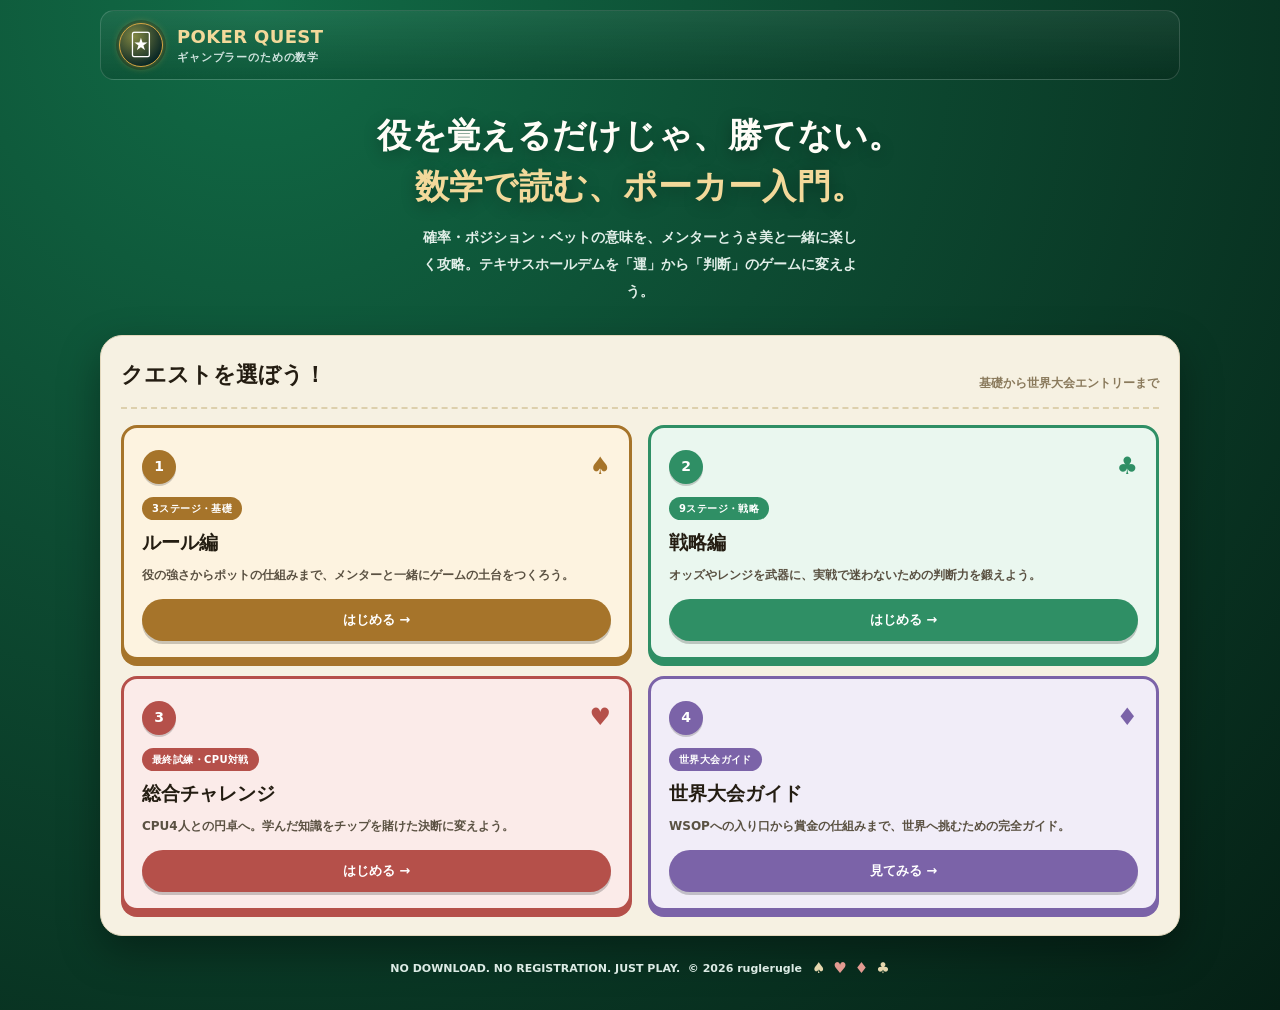
<file: index.html>
<!DOCTYPE html>
<html lang="ja">
<head>
<meta charset="UTF-8">
<meta name="viewport" content="width=device-width, initial-scale=1.0">
<meta http-equiv="refresh" content="0; url=/poker/">
<link rel="canonical" href="https://gamblers-mathematics.habatakijuku.com/poker/">
<meta name="robots" content="noindex">
<title>ギャンブラーのための数学（ポーカー編）― POKER QUEST ―</title>
</head>
<body>
<p><a href="/poker/">ギャンブラーのための数学（ポーカー編）はこちら</a></p>
</body>
</html>
</file>
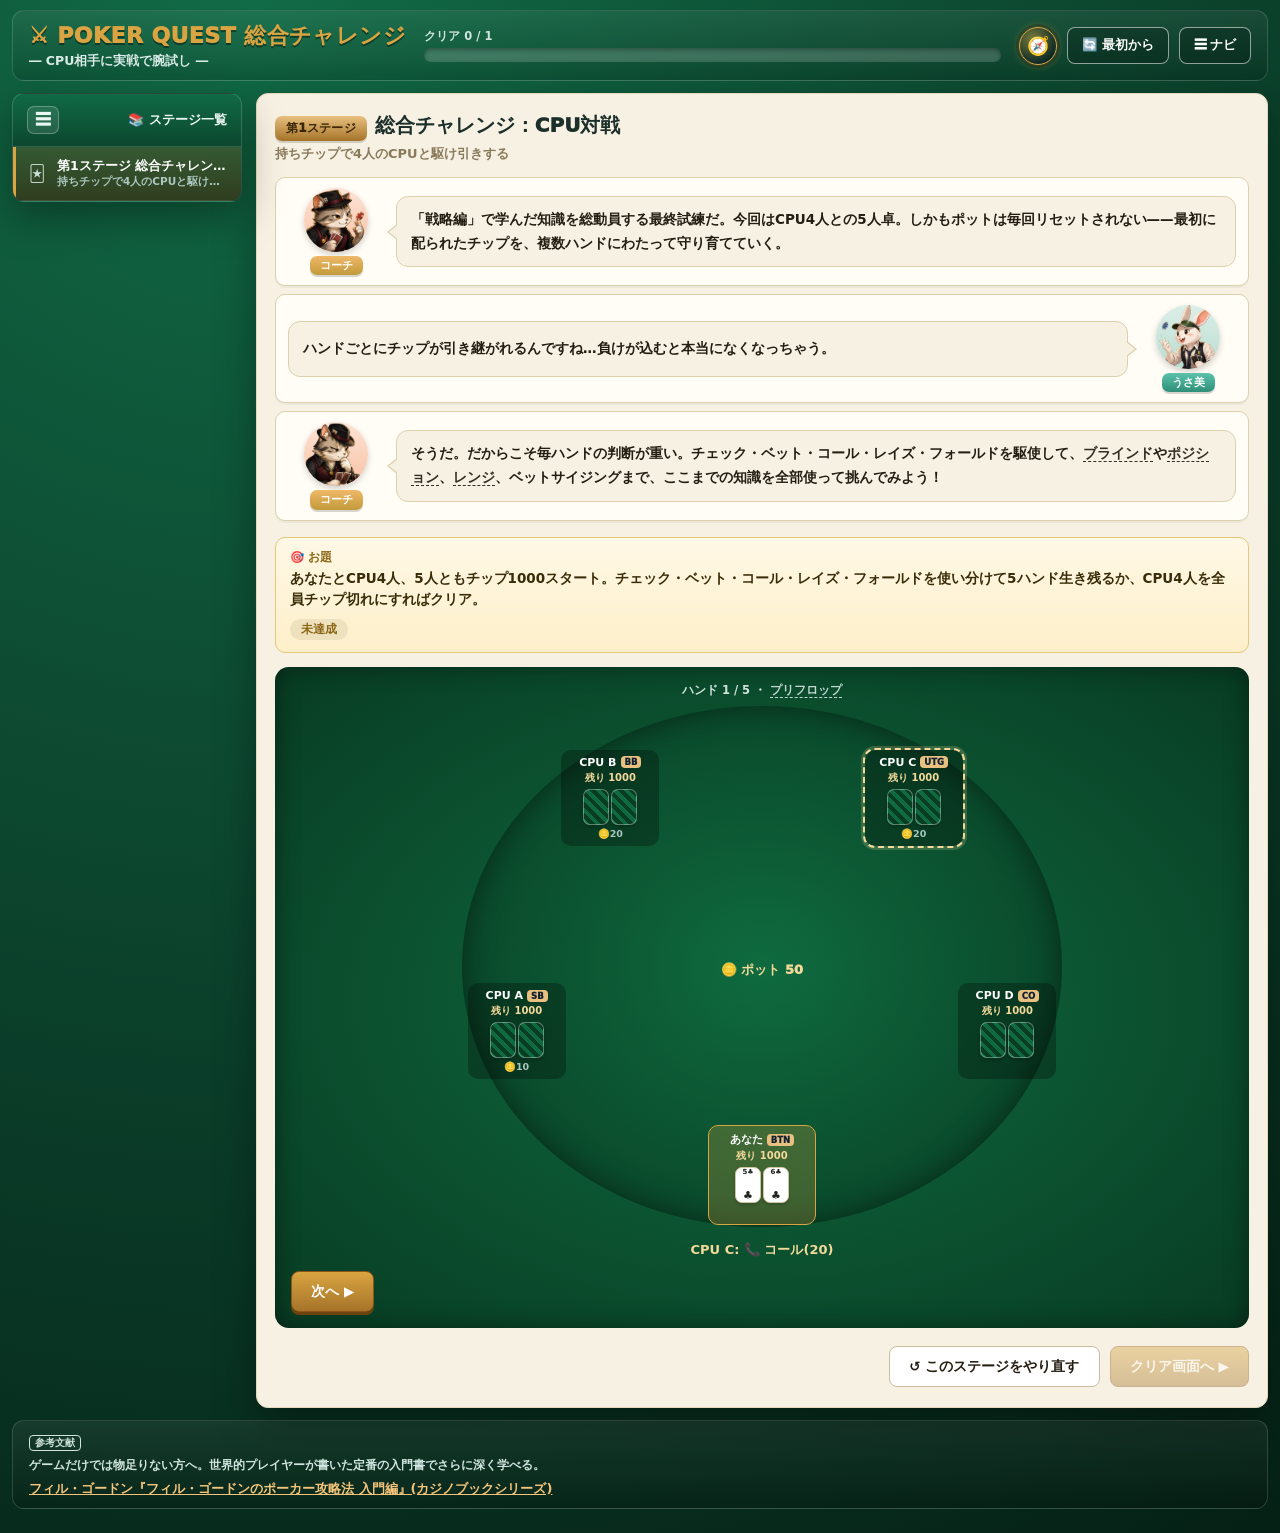
<file: challenge/index.html>
<!DOCTYPE html>
<html lang="ja">
<head>
<meta charset="UTF-8">
<meta name="viewport" content="width=device-width, initial-scale=1.0">
<title>POKER QUEST ― 総合チャレンジ：CPU対戦 ―</title>
<!-- Google tag (gtag.js) -->
<script async src="https://www.googletagmanager.com/gtag/js?id=G-9RTQCP2HXM"></script>
<script>
  window.dataLayer = window.dataLayer || [];
  function gtag(){dataLayer.push(arguments);}
  gtag('js', new Date());
  gtag('config', 'G-9RTQCP2HXM');
</script>
<style>
*,*::before,*::after{box-sizing:border-box;margin:0;padding:0}
html{-webkit-text-size-adjust:100%;text-size-adjust:100%}
html,body{max-width:100vw;overflow-x:hidden}
:root{
  --bg1:#0d4b32;--bg2:#116b46;--bg3:#052015;
  --paper:#f6f1e2;--paper2:#fffdf6;--ink:#241d12;--muted:#8a7a5c;--line:#ddd0ad;
  --gold:#d9a441;--gold-dark:#a6742a;
  --felt:#0f6b3f;--felt-dark:#083c23;
  --ok:#2f9e5c;--ok-bg:#e6f5ec;--ok-bd:#8fd1ab;
  --ng:#c8433f;--ng-bg:#fbe9e8;--ng-bd:#e79a97;
  --cred:#c1443a;--cblack:#20241f;
  --shadow:0 16px 40px rgba(0,0,0,.35);
  --r:10px;--f:system-ui,-apple-system,"Hiragino Sans","Yu Gothic",sans-serif;
}
body{font-family:var(--f);color:var(--ink);font-weight:600;min-height:100vh;
  background:radial-gradient(circle at 20% 0%,var(--bg2) 0,var(--bg1) 40%,var(--bg3) 100%);}
.app-shell{min-height:100vh;display:flex;flex-direction:column;gap:12px;padding:10px 12px 24px;}

/* Header */
.game-header{display:flex;align-items:center;gap:18px;flex-wrap:wrap;color:#fff;padding:10px 16px;
  background:linear-gradient(180deg,rgba(255,255,255,.06),rgba(0,0,0,.14));border-radius:12px;border:1px solid rgba(255,255,255,.15)}
.brand{display:flex;flex-direction:column;gap:2px;min-width:220px}
.brand-title{font-size:22px;font-weight:950;letter-spacing:.02em;color:var(--gold);text-shadow:0 2px 0 rgba(0,0,0,.4)}
.brand-sub{font-size:12.5px;font-weight:800;color:#d9ece7}
.head-progress-wrap{flex:1;min-width:160px;display:flex;flex-direction:column;gap:4px}
.head-progress-label{font-size:11.5px;color:#cfe4de;font-weight:800}
.head-progress{height:14px;background:rgba(255,255,255,.18);border-radius:999px;overflow:hidden;box-shadow:inset 0 2px 4px rgba(0,0,0,.3)}
.head-progress-fill{height:100%;width:0;background:linear-gradient(90deg,#f3c47a,var(--gold-dark));border-radius:999px;transition:width .4s}
.head-reset{padding:9px 14px;border:1.5px solid rgba(255,255,255,.55);border-radius:8px;background:rgba(0,0,0,.2);color:#fff;font-size:12.5px;font-weight:800;cursor:pointer;white-space:nowrap}
.head-reset:hover{background:rgba(255,255,255,.12)}
a.head-reset{text-decoration:none;display:inline-flex;align-items:center}
.head-reset.home-badge{width:38px;height:38px;padding:0;border-radius:50%;justify-content:center;background:radial-gradient(circle at 35% 30%, rgba(217,164,65,.5), rgba(10,40,38,1) 75%);border:1.5px solid var(--gold);box-shadow:0 0 0 3px rgba(0,0,0,.25),0 0 10px -2px var(--gold);font-size:18px}
.head-reset.home-badge:hover{box-shadow:0 0 0 3px rgba(0,0,0,.25),0 0 16px 0 var(--gold);background:rgba(0,0,0,.12);transform:translateY(-2px) scale(1.07)}

/* Header actions (home badge / reset / nav toggle) */
.header-actions{display:flex;align-items:center;gap:10px;margin-left:auto;flex-shrink:0}

/* Layout — off-canvas drawer pattern shared with the other quest games */
.game-layout{display:grid;grid-template-columns:230px minmax(0,1fr);gap:14px;align-items:start;transition:grid-template-columns .25s ease}
.side-backdrop{display:none}

/* Sidebar */
.side-panel{background:linear-gradient(180deg,rgba(17,107,70,.92),rgba(5,32,21,.95));border:1px solid rgba(255,255,255,.16);
  border-radius:12px;box-shadow:var(--shadow);overflow:hidden;position:sticky;top:10px;transition:width .25s ease}
.side-head{padding:12px 14px;font-size:13px;font-weight:900;color:#eaf6f2;border-bottom:1px solid rgba(255,255,255,.14);
  display:flex;align-items:center;gap:8px;min-height:20px}
.side-head-text{white-space:nowrap}
.side-toggle{width:32px;height:28px;border:1px solid rgba(255,255,255,.28);border-radius:7px;background:rgba(255,255,255,.10);
  color:#eaf6f2;font-weight:950;font-size:16px;cursor:pointer;line-height:1;flex-shrink:0}
.side-list{display:flex;flex-direction:column}
.side-item{display:flex;align-items:center;gap:10px;padding:11px 14px;border-bottom:1px solid rgba(255,255,255,.09);
  color:#c8ded7;cursor:pointer;user-select:none;touch-action:manipulation;min-width:0}
.side-item:hover{background:rgba(255,255,255,.06)}
.side-item.active{background:rgba(217,164,65,.2);box-shadow:inset 3px 0 0 var(--gold)}
.side-item.locked{opacity:.45;cursor:not-allowed}
.side-icon{font-size:16px;width:20px;text-align:center;flex-shrink:0}
.side-text{min-width:0}
.side-main{font-size:12.5px;font-weight:900;line-height:1.3;color:#fff;white-space:nowrap;overflow:hidden;text-overflow:ellipsis}
.side-sub{font-size:10.5px;color:#a9c7be;margin-top:1px;white-space:nowrap;overflow:hidden;text-overflow:ellipsis}

/* collapsed (icon-rail / off-canvas) state, toggled via #app-shell.side-collapsed */
.app-shell.side-collapsed .game-layout{grid-template-columns:64px minmax(0,1fr)}
.app-shell.side-collapsed .side-panel{width:64px}
.app-shell.side-collapsed .side-head{justify-content:center;padding:8px 6px}
.app-shell.side-collapsed .side-head-text{display:none}
.app-shell.side-collapsed .side-item{justify-content:center;padding:11px 6px}
.app-shell.side-collapsed .side-item .side-text{display:none}

/* Desktop: sidebar always fully expanded regardless of toggle state */
@media(min-width:901px){
  .app-shell.side-collapsed .game-layout{grid-template-columns:230px minmax(0,1fr) !important}
  .app-shell.side-collapsed .side-panel{width:auto !important}
  .app-shell.side-collapsed .side-head{justify-content:space-between !important;padding:12px 14px !important}
  .app-shell.side-collapsed .side-head-text{display:block !important}
  .app-shell.side-collapsed .side-item{justify-content:flex-start !important;padding:11px 14px !important}
  .app-shell.side-collapsed .side-item .side-text{display:block !important}
}
/* Tablet: collapsed = icon rail */
@media(max-width:900px){
  .game-layout{grid-template-columns:64px minmax(0,1fr);gap:8px}
  .app-shell:not(.side-collapsed) .game-layout{grid-template-columns:210px minmax(0,1fr)}
  .side-panel{position:sticky;top:8px}
}
/* Mobile: collapsed = fully hidden off-canvas drawer */
@media(max-width:700px){
  .game-layout{grid-template-columns:1fr}
  .app-shell.side-collapsed .game-layout,
  .app-shell:not(.side-collapsed) .game-layout{grid-template-columns:1fr}
  .side-panel{position:fixed;top:0;left:0;width:min(82vw,300px);height:100vh;height:100dvh;
    border-radius:0;transform:translateX(-100%);transition:transform .25s ease;
    box-shadow:10px 0 30px rgba(0,0,0,.45);overflow-y:auto;z-index:80}
  .app-shell.side-collapsed .side-panel{transform:translateX(-100%)}
  .app-shell:not(.side-collapsed) .side-panel{transform:translateX(0)}
  .side-backdrop{display:none;position:fixed;inset:0;background:rgba(6,12,18,.55);z-index:70}
  .app-shell:not(.side-collapsed) .side-backdrop{display:block}
  .game-header{padding:8px 12px}
}

/* Main area */
.main-area{background:var(--paper);border:1px solid #e3d8bd;border-radius:12px;padding:18px 18px 20px;box-shadow:var(--shadow);min-height:520px}
.chapter-head{margin-bottom:12px}
.chapter-badge{display:inline-block;background:linear-gradient(#e8c07f,var(--gold-dark));color:#3a2705;border-radius:7px;
  padding:4px 11px;font-size:12px;font-weight:950;letter-spacing:.02em;margin-right:8px;box-shadow:0 2px 0 rgba(0,0,0,.15)}
.chapter-title{display:inline;font-size:20px;font-weight:950;color:#1c2f2b}
.chapter-sub{font-size:13px;color:var(--muted);margin-top:4px;font-weight:700}

/* Dialogue */
.dialogue-scene{display:flex;flex-direction:column;gap:8px;margin:14px 0 16px}
.dialog-row{display:grid;grid-template-columns:96px minmax(0,1fr);gap:12px;align-items:stretch;border:1px solid var(--line);background:var(--paper2);border-radius:10px;padding:10px 12px;box-shadow:0 2px 0 rgba(0,0,0,.04)}
.dialog-row.right{grid-template-columns:minmax(0,1fr) 96px}
.dialog-row.right .dialog-character{order:2}
.dialog-row.right .dialog-bubble{order:1}
.dialog-character{display:flex;flex-direction:column;align-items:center;justify-content:center;gap:4px;min-width:0}
.dialog-avatar{width:64px;height:64px;border-radius:50%;display:flex;align-items:center;justify-content:center;font-size:30px;box-shadow:0 3px 6px rgba(0,0,0,.18);flex-shrink:0;overflow:hidden}
.dialog-avatar.coach{background:linear-gradient(#fde3d6,#f7c2a4)}
.dialog-avatar.stu{background:linear-gradient(#dcefe9,#b9dcd0)}
.dialog-avatar img{width:100%;height:100%;object-fit:cover}
.dialog-name{padding:3px 10px;border-radius:7px;color:#fff;font-weight:900;font-size:11px;line-height:1.2;box-shadow:0 2px 0 rgba(0,0,0,.16);white-space:nowrap;text-align:center}
.dialog-name.coach{background:linear-gradient(#f0b868,#c19a3a)}
.dialog-name.stu{background:linear-gradient(#5cc2ab,#2f8f78)}
.dialog-bubble{position:relative;align-self:center;background:var(--paper);border:1px solid var(--line);border-radius:12px;padding:11px 14px;color:var(--ink);font-size:13.5px;line-height:1.75;font-weight:700;min-height:56px;display:flex;flex-direction:column;justify-content:center}
.dialog-bubble::before{content:"";position:absolute;left:-10px;top:50%;transform:translateY(-50%);width:0;height:0;border-top:8px solid transparent;border-bottom:8px solid transparent;border-right:10px solid var(--line)}
.dialog-bubble::after{content:"";position:absolute;left:-8px;top:50%;transform:translateY(-50%);width:0;height:0;border-top:7px solid transparent;border-bottom:7px solid transparent;border-right:9px solid var(--paper)}
.dialog-row.right .dialog-bubble::before{left:auto;right:-10px;border-right:0;border-left:10px solid var(--line)}
.dialog-row.right .dialog-bubble::after{left:auto;right:-8px;border-right:0;border-left:9px solid var(--paper)}
@media (max-width:700px){
  .dialog-row,.dialog-row.right{grid-template-columns:74px minmax(0,1fr);padding:8px;gap:8px}
  .dialog-row.right .dialog-character{order:0}
  .dialog-row.right .dialog-bubble{order:1}
  .dialog-avatar{width:52px;height:52px;font-size:24px}
  .dialog-name{font-size:9.5px;padding:3px 7px}
  .dialog-bubble{font-size:13px;padding:9px 11px;min-height:0}
  .dialog-row.right .dialog-bubble::before{left:-10px;right:auto;border-left:0;border-right:10px solid var(--line)}
  .dialog-row.right .dialog-bubble::after{left:-8px;right:auto;border-left:0;border-right:9px solid var(--paper)}
}

/* Mission box */
.mission-box{background:linear-gradient(180deg,#fff8e6,#fdefc9);border:1px solid #e3c877;border-radius:10px;padding:12px 14px;margin-bottom:14px}
.mission-label{font-size:11.5px;font-weight:950;color:#8a6614;margin-bottom:3px}
.mission-text{font-size:13.5px;color:#3a2c08;font-weight:700;line-height:1.6}
.mission-status{display:inline-block;margin-top:8px;padding:3px 11px;border-radius:999px;font-size:11.5px;font-weight:900;
  background:#eee1bd;color:#8a6614}
.mission-status.ok{background:var(--ok-bg);color:var(--ok);border:1px solid var(--ok-bd)}

/* Stage nav / buttons */
.stage-nav{display:flex;justify-content:flex-end;gap:10px;margin-top:18px;flex-wrap:wrap}
.btn{border:1px solid #c9bda0;background:#fff;border-radius:8px;padding:.65rem 1.2rem;font-size:13.5px;cursor:pointer;
  color:var(--ink);font-family:var(--f);font-weight:800;touch-action:manipulation;-webkit-tap-highlight-color:transparent}
.btn:hover{background:#f4efe0}
.btn:disabled{opacity:.4;cursor:not-allowed}
.btn-primary{background:linear-gradient(#d9a441,#a6742a);border-color:#8f5518;color:#fff;box-shadow:0 3px 0 #6f430f}
.btn-primary:hover{opacity:.92;background:linear-gradient(#d9a441,#a6742a)}
.btn-primary:disabled{opacity:.4;cursor:not-allowed;box-shadow:none}

/* Generic choice buttons (fold/continue, ending CTAs) */
.choice-list{display:flex;flex-wrap:wrap;gap:8px;margin-top:10px}

/* Playing cards */
.hand-row{display:flex;flex-wrap:wrap;gap:6px}
.hand-block{margin-bottom:10px}
.hand-label{font-size:11px;font-weight:900;color:var(--muted);margin-bottom:5px}
.pcard{width:48px;height:66px;background:#fff;border:1px solid #cfc4a4;border-radius:7px;box-shadow:0 2px 3px rgba(0,0,0,.18);
  display:flex;flex-direction:column;justify-content:space-between;padding:4px 5px;flex-shrink:0}
.pcard-corner{font-size:12px;font-weight:900;line-height:1}
.pcard-suit-big{font-size:22px;text-align:center;line-height:1}
.pcard.red{color:var(--cred)}
.pcard.black{color:var(--cblack)}

/* CPU battle table */
.table-felt{background:radial-gradient(ellipse at center, var(--felt) 0%, var(--felt-dark) 100%);border-radius:14px;padding:16px;box-shadow:inset 0 0 24px rgba(0,0,0,.4)}
.table-felt .hand-label{color:#dff2e8}
.table-felt .pot-label{color:#f3d99a;font-size:13.5px;font-weight:950;margin-bottom:10px}
.table-felt .made-hand{color:#fff;font-size:13px;font-weight:800;margin-top:8px;background:rgba(0,0,0,.22);border-radius:8px;padding:8px 12px;display:inline-block}
.showdown-result{margin-top:10px;font-size:16px;font-weight:950;color:#fff}
.showdown-result.win{color:#8ef0b0}
.showdown-result.lose{color:#f19b96}
.showdown-result.tie{color:#f3d99a}
.step-note{font-size:13px;line-height:1.7;color:var(--ink);margin-top:10px}
.table-felt .step-note{color:#e5f2eb}
.pcard.back{background:repeating-linear-gradient(45deg,var(--felt),var(--felt) 4px,var(--felt-dark) 4px,var(--felt-dark) 8px);border-color:rgba(255,255,255,.35)}

/* Round table (persistent bankroll, 5-handed → heads-up as players bust).
   "you" is fixed at the bottom/front (angle=90°, nearest the viewer); the
   4 CPU seats are fixed in their own screen spots too — only the BTN/SB/BB
   tag on each seat rotates hand to hand, not the seat's screen position. */
.hand-progress{color:#cfe4de;font-size:11.5px;font-weight:800;margin-bottom:8px;text-align:center}
.poker-round-wrap{position:relative;width:100%;max-width:600px;aspect-ratio:1.15;margin:4px auto 14px}
.poker-round-felt{position:absolute;inset:0;border-radius:50%;background:radial-gradient(ellipse at center, var(--felt) 0%, var(--felt-dark) 100%);box-shadow:inset 0 0 30px rgba(0,0,0,.45)}
.poker-round-center{position:absolute;left:50%;top:50%;transform:translate(-50%,-50%);text-align:center;width:70%}
.poker-round-center .hand-row{justify-content:center;margin-bottom:6px}
.poker-round-center .pcard{width:32px;height:44px;padding:2px 3px}
.poker-round-center .pcard-corner{font-size:8px}
.poker-round-center .pcard-suit-big{font-size:14px}
.poker-round-pot{color:#f3d99a;font-size:13px;font-weight:950}
.oval-seat{position:absolute;transform:translate(-50%,-50%);background:rgba(0,0,0,.28);border-radius:10px;padding:6px 8px;min-width:98px;max-width:112px;text-align:center;transition:opacity .2s}
.oval-seat.folded{opacity:.4}
.oval-seat.busted{opacity:.3}
.oval-seat.you{background:rgba(217,164,65,.25);border:1px solid var(--gold);min-width:108px}
.oval-seat.turn{outline:2px dashed #f3d99a;box-shadow:0 0 0 4px rgba(243,217,154,.2)}
.oval-seat.winner{outline:2px solid #8ef0b0;box-shadow:0 0 0 5px rgba(142,240,176,.3)}
.oval-seat-name{color:#fff;font-size:11px;font-weight:900;margin-bottom:2px;display:flex;align-items:center;justify-content:center;gap:4px;white-space:nowrap}
.oval-seat-pos{display:inline-block;font-size:8.5px;font-weight:950;color:#123;background:#e8c07f;border-radius:4px;padding:1px 4px}
.oval-seat-stack{color:#f3d99a;font-size:10px;font-weight:800;margin-bottom:4px}
.oval-seat-cards{display:flex;gap:2px;justify-content:center;margin-bottom:3px}
.oval-seat-cards .pcard{width:26px;height:36px;padding:1px 2px}
.oval-seat-cards .pcard-corner{font-size:7px}
.oval-seat-cards .pcard-suit-big{font-size:11px}
.oval-seat-tag{display:inline-block;font-size:8.5px;font-weight:950;color:#123;background:#8ef0b0;border-radius:5px;padding:1px 6px}
.oval-seat-tag.fold{background:#7a3530;color:#fff}
.oval-seat-tag.allin{background:#8b3fae;color:#fff}
.oval-seat-bet{font-size:9.5px;color:#a9c7be;margin-top:3px;min-height:12px}
.current-action-banner{text-align:center;font-size:13px;font-weight:800;color:#f3d99a;min-height:20px;margin-bottom:8px}
@media(max-width:480px){
  .oval-seat{min-width:74px;max-width:86px;padding:4px 5px}
  .oval-seat.you{min-width:82px}
  .oval-seat-name{font-size:9.5px}
  .oval-seat-cards .pcard{width:20px;height:28px}
  .oval-seat-cards .pcard-corner{font-size:6px}
  .oval-seat-cards .pcard-suit-big{font-size:9px}
}

/* Ending */
.ending{text-align:center;padding:20px 10px}
.ending h2{font-size:22px;margin-bottom:14px;color:#1c2f2b}
.ending p{font-size:13.5px;line-height:1.8;color:#3a2c08;margin-bottom:16px}

/* Book recommendation */
#book-recommend{background:linear-gradient(180deg,rgba(255,255,255,.06),rgba(0,0,0,.14));border:1px solid rgba(255,255,255,.15);border-radius:12px;padding:10px 16px}
.book-recommend-label{display:inline-block;font-size:10px;font-weight:900;color:#cfe4de;border:1px solid #cfe4de;border-radius:4px;padding:0 5px;margin:0 0 6px}
.book-recommend-lead{font-size:12px;color:#cfe4de;margin:0 0 4px;font-weight:700}
#book-recommend a{font-size:13px;color:#f3c47a;font-weight:900;text-decoration:underline}

/* Glossary: clickable jargon terms + popover definition */
.glossary-term{border-bottom:1.5px dashed currentColor;opacity:.92;cursor:help;touch-action:manipulation}
.glossary-term:hover,.glossary-term:active{background:rgba(217,164,65,.22);border-radius:2px}
#glossary-tooltip{position:fixed;z-index:300;max-width:280px;background:#1c2f2b;color:#fff;border:1px solid var(--gold);
  border-radius:8px;padding:10px 30px 10px 12px;font-size:12.5px;line-height:1.6;box-shadow:0 8px 24px rgba(0,0,0,.45);
  display:none}
#glossary-tooltip.show{display:block}
#glossary-tooltip .gt-term{font-weight:950;color:var(--gold);margin-bottom:4px;font-size:12.5px}
#glossary-tooltip .gt-def{color:#eaf6f2}
#glossary-tooltip .gt-close{position:absolute;top:4px;right:6px;width:22px;height:22px;cursor:pointer;color:#cfe4de;
  font-size:14px;background:none;border:none;font-family:inherit}
</style>
</head>
<body>
<div class="app-shell side-collapsed" id="app-shell">
  <header class="game-header">
    <div class="brand">
      <div class="brand-title">⚔️ POKER QUEST 総合チャレンジ</div>
      <div class="brand-sub">― CPU相手に実戦で腕試し ―</div>
    </div>
    <div class="head-progress-wrap">
      <div class="head-progress-label" id="progress-label">クリア 0 / 1</div>
      <div class="head-progress"><div class="head-progress-fill" id="progress-fill"></div></div>
    </div>
    <div class="header-actions">
      <a class="head-reset home-badge" href="../index.html" title="ポーカークエスト目次へ" aria-label="ポーカークエスト目次へ">🧭</a>
      <button class="head-reset" id="btn-reset-all">🔄 最初から</button>
      <button class="head-reset" id="head-nav-toggle" title="ステージ一覧の表示切替">☰ ナビ</button>
    </div>
  </header>

  <div class="game-layout">
    <div class="side-backdrop" id="side-backdrop"></div>
    <aside class="side-panel">
      <div class="side-head">
        <button class="side-toggle" id="sidebar-toggle" title="ステージ一覧の表示切替" aria-label="ステージ一覧の表示切替">☰</button>
        <span class="side-head-text">📚 ステージ一覧</span>
      </div>
      <div class="side-list" id="side-list"></div>
    </aside>
    <main class="main-area" id="main-area"></main>
  </div>

  <div id="book-recommend"></div>
</div>

<script>
'use strict';

/* =====================================================================
   utilities
   ===================================================================== */
function qs(sel, root){ return (root||document).querySelector(sel); }
function escapeHtml(s){ return String(s).replace(/&/g,'&amp;').replace(/</g,'&lt;').replace(/>/g,'&gt;'); }
function randInt(min,max){ return min + Math.floor(Math.random()*(max-min+1)); }
function pick(arr){ return arr[randInt(0,arr.length-1)]; }
function shuffleArr(arr){ const a=[...arr]; for(let i=a.length-1;i>0;i--){ const j=randInt(0,i); [a[i],a[j]]=[a[j],a[i]]; } return a; }
function sampleN(arr,n){ return shuffleArr(arr).slice(0,n); }

/* =====================================================================
   glossary: tap a jargon term anywhere in the page to see its definition.
   linkGlossaryIn() walks the rendered text of a container and wraps any
   matching term in a clickable span; a single delegated click listener
   (set up once at boot) shows a positioned tooltip. Re-running
   linkGlossaryIn on already-linked content is a no-op (it skips text
   nodes whose ancestor is already a .glossary-term), so callers can
   call it freely after every re-render without worrying about double-wrapping.
   ===================================================================== */
const GLOSSARY = {
  'ホールカード': '自分だけに配られる、他のプレイヤーには見せない2枚の手札。',
  'コミュニティカード': 'テーブル中央に公開される、全員で共有するカード(フロップ3枚+ターン1枚+リバー1枚の計5枚)。',
  'プリフロップ': 'ホールカードが配られた直後、コミュニティカードがまだ1枚も公開されていない最初のベッティングラウンド。手札2枚だけを頼りに判断する。',
  'ポストフロップ': 'フロップが公開されて以降の総称。フロップ・ターン・リバーの3つのベッティングラウンドをまとめてこう呼ぶ。手札に加えて公開されたコミュニティカードの情報も使って判断できる。',
  'フロップ': '最初に公開される3枚のコミュニティカード。ここから2回目のベッティングラウンドが始まる。',
  'ターン': 'フロップの次に公開される4枚目のコミュニティカード。',
  'リバー': '最後に公開される5枚目のコミュニティカード。',
  'ショーダウン': '最後まで残ったプレイヤー同士でカードを見せ合い、役の強さを比べること。',
  'キッカー': '役の直接の構成には使わない、残りのカード。同じ役同士の勝敗を決める材料になる。',
  'スーテッド': '2枚の手札が同じスート(マーク)であること。役や強さの計算にプラスに働く。',
  'コネクター': '2枚の手札の数字が連続していること(例：9と8)。ストレートを狙いやすい。',
  'ブラインド': 'プリフロップで強制的に賭けさせられる少額のベット。',
  'スモールブラインド': 'ブラインドのうち少ない方の額。ボタンの次に座る人が払う。',
  'ビッグブラインド': 'ブラインドのうち多い方の額。スモールブラインドの次に座る人が払う。',
  'オールイン': '残っているチップをすべて賭けること。それ以上は賭けようがない。',
  'メインポット': 'オールインが起きたとき、参加者全員が獲得資格を持つポットの部分。',
  'サイドポット': 'オールインした人より多く賭けた人たちだけが獲得資格を持つ、追加のポット。',
  'ポジション': 'テーブル上の座席の位置。行動する順番と、得られる情報量を左右する。',
  'ボタン': 'ディーラー役を示す印。この位置にいる人は、フロップ以降は常に最後に行動できる。',
  'アウツ': '今の手札を、より強い役に完成させてくれる残りのカードの枚数。',
  'ドロー': '役があと少しで完成しそうな、未完成の状態。',
  'ポットオッズ': 'コールに必要な金額と、獲得できるポットの大きさの比率から計算する「必要勝率」。',
  'エクイティ': '今の時点での、自分が最終的に勝てる見込みの確率。',
  '期待値': '長期的に見たときの、平均的な損得の見込み。プラスなら得(+EV)、マイナスなら損(-EV)。',
  'レンジ': '相手が持っている可能性のある手札の範囲(分布)。1つの手に決め打ちしない考え方。',
  'ハンドリーディング': '相手の行動から、持っている手札のレンジを読み取る技術。',
  'ブラフ': '弱い手なのに強い手のふりをして、相手を降ろさせるための賭け方。',
};
const GLOSSARY_REGEX = new RegExp('(' + Object.keys(GLOSSARY).sort((a,b)=>b.length-a.length).map(t=>t.replace(/[.*+?^${}()|[\]\\]/g,'\\$&')).join('|') + ')');
function linkGlossaryIn(root){
  if(!root) return;
  const walker = document.createTreeWalker(root, NodeFilter.SHOW_TEXT);
  const targets = [];
  let node;
  while((node = walker.nextNode())){
    if(!node.nodeValue || !GLOSSARY_REGEX.test(node.nodeValue)) continue;
    let el = node.parentElement, skip = false;
    while(el && el!==root){
      if(el.tagName==='BUTTON' || el.tagName==='H2' || el.classList.contains('glossary-term') || el.classList.contains('choice-btn') || el.classList.contains('chapter-title')){ skip = true; break; }
      el = el.parentElement;
    }
    if(!skip) targets.push(node);
  }
  targets.forEach(textNode=>{
    const parts = textNode.nodeValue.split(GLOSSARY_REGEX);
    if(parts.length<=1) return;
    // Wrap everything in a single inline <span> (not a bare DocumentFragment) so
    // that replacing the one original text node still leaves exactly one child
    // in the parent — this matters because several containers in this app use
    // display:flex (e.g. .dialog-bubble), where multiple top-level sibling
    // nodes would each become their own flex item and stack on separate lines.
    const wrap = document.createElement('span');
    parts.forEach((part,i)=>{
      if(!part) return;
      if(i%2===1){
        const span = document.createElement('span');
        span.className = 'glossary-term';
        span.textContent = part;
        span.dataset.term = part;
        wrap.appendChild(span);
      } else {
        wrap.appendChild(document.createTextNode(part));
      }
    });
    textNode.parentNode.replaceChild(wrap, textNode);
  });
}
function showGlossaryTooltip(span){
  const def = GLOSSARY[span.dataset.term];
  if(!def) return;
  let tip = document.getElementById('glossary-tooltip');
  if(!tip){
    tip = document.createElement('div');
    tip.id = 'glossary-tooltip';
    tip.innerHTML = '<button class="gt-close" aria-label="閉じる">✕</button><div class="gt-term"></div><div class="gt-def"></div>';
    document.body.appendChild(tip);
    tip.querySelector('.gt-close').addEventListener('click', (e)=>{ e.stopPropagation(); hideGlossaryTooltip(); });
  }
  tip.querySelector('.gt-term').textContent = span.dataset.term;
  tip.querySelector('.gt-def').textContent = def;
  tip.classList.remove('show'); tip.style.visibility = 'hidden'; tip.classList.add('show');
  const rect = span.getBoundingClientRect();
  const tw = tip.offsetWidth, th = tip.offsetHeight;
  let left = rect.left, top = rect.bottom + 6;
  if(left + tw > window.innerWidth - 8) left = window.innerWidth - tw - 8;
  if(left < 8) left = 8;
  if(top + th > window.innerHeight - 8) top = rect.top - th - 6;
  if(top < 8) top = 8;
  tip.style.left = left + 'px';
  tip.style.top = top + 'px';
  tip.style.visibility = '';
}
function hideGlossaryTooltip(){
  const tip = document.getElementById('glossary-tooltip');
  if(tip) tip.classList.remove('show');
}
document.addEventListener('click', (e)=>{
  const term = e.target.closest('.glossary-term');
  if(term){ e.stopPropagation(); showGlossaryTooltip(term); return; }
  if(!e.target.closest('#glossary-tooltip')) hideGlossaryTooltip();
});

/* =====================================================================
   card model
   ===================================================================== */
const SUITS = ['s','h','d','c'];
const SUIT_SYMBOL = {s:'♠',h:'♥',d:'♦',c:'♣'};
function mkCard(rank,suit){ return {rank,suit}; }
function rankLabel(r){ return r===14?'A': r===13?'K': r===12?'Q': r===11?'J': String(r); }
function cardHtml(card){
  const red = card.suit==='h'||card.suit==='d';
  return `<div class="pcard ${red?'red':'black'}"><div class="pcard-corner">${rankLabel(card.rank)}${SUIT_SYMBOL[card.suit]}</div><div class="pcard-suit-big">${SUIT_SYMBOL[card.suit]}</div></div>`;
}
function freshDeck(){ const d=[]; SUITS.forEach(s=>{ for(let r=2;r<=14;r++) d.push(mkCard(r,s)); }); return d; }

/* =====================================================================
   hand evaluator (verified against brute-force outs counting & many
   randomized category checks before shipping)
   ===================================================================== */
function evaluate5(cards){
  const ranksSorted = cards.map(c=>c.rank).sort((a,b)=>b-a);
  const suits = cards.map(c=>c.suit);
  const isFlush = suits.every(s=>s===suits[0]);
  const uniqueRanks = [...new Set(ranksSorted)];
  let isStraight=false, straightHigh=0;
  if(uniqueRanks.length===5){
    if(uniqueRanks[0]-uniqueRanks[4]===4){ isStraight=true; straightHigh=uniqueRanks[0]; }
    else if(JSON.stringify(uniqueRanks)===JSON.stringify([14,5,4,3,2])){ isStraight=true; straightHigh=5; }
  }
  const counts = {};
  ranksSorted.forEach(r=>counts[r]=(counts[r]||0)+1);
  const groups = Object.entries(counts).map(([r,c])=>({rank:Number(r),count:c}))
     .sort((a,b)=> b.count-a.count || b.rank-a.rank);

  if(isStraight && isFlush) return {cat:8, tie:[straightHigh]};
  if(groups[0].count===4) return {cat:7, tie:[groups[0].rank, groups[1].rank]};
  if(groups[0].count===3 && groups[1] && groups[1].count>=2) return {cat:6, tie:[groups[0].rank, groups[1].rank]};
  if(isFlush) return {cat:5, tie:ranksSorted};
  if(isStraight) return {cat:4, tie:[straightHigh]};
  if(groups[0].count===3) return {cat:3, tie:[groups[0].rank, ...groups.slice(1).map(g=>g.rank)]};
  if(groups[0].count===2 && groups[1] && groups[1].count===2){
    const kicker = groups[2].rank;
    return {cat:2, tie:[groups[0].rank, groups[1].rank, kicker]};
  }
  if(groups[0].count===2) return {cat:1, tie:[groups[0].rank, ...groups.slice(1).map(g=>g.rank)]};
  return {cat:0, tie:ranksSorted};
}
function compareEval(a,b){
  if(a.cat!==b.cat) return a.cat-b.cat;
  for(let i=0;i<Math.max(a.tie.length,b.tie.length);i++){
    const av=a.tie[i]||0, bv=b.tie[i]||0;
    if(av!==bv) return av-bv;
  }
  return 0;
}
function kCombinations(arr, k){
  const results=[];
  function helper(start, combo){
    if(combo.length===k){ results.push([...combo]); return; }
    for(let i=start;i<arr.length;i++){ combo.push(arr[i]); helper(i+1,combo); combo.pop(); }
  }
  helper(0,[]);
  return results;
}
function bestOf(cards){
  const combos = cards.length===5 ? [cards] : kCombinations(cards,5);
  let best=null, bestCombo=null;
  combos.forEach(c=>{ const e=evaluate5(c); if(!best || compareEval(e,best)>0){ best=e; bestCombo=c; } });
  return {eval:best, cards:bestCombo};
}
const CAT_NAMES = ['ハイカード','ワンペア','ツーペア','スリーカード','ストレート','フラッシュ','フルハウス','フォーカード','ストレートフラッシュ'];
function catDisplayName(ev){ return (ev.cat===8 && ev.tie[0]===14) ? 'ロイヤルフラッシュ' : CAT_NAMES[ev.cat]; }

/* =====================================================================
   dialogue renderer
   ===================================================================== */
function renderDialogue(lines){
  let coachTurn = 0, stuTurn = 0;
  return lines.map(l=>{
    const isStu = l.who === 'stu';
    let img;
    if(l.who==='coach'){ img = (coachTurn++ % 2===0) ? '../images/cat.png' : '../images/catThink.png'; }
    else { img = (stuTurn++ % 2===0) ? '../images/rabbit.png' : '../images/rabbitThink.png'; }
    const name = l.who==='coach' ? 'コーチ' : 'うさ美';
    return `<div class="dialog-row${isStu?' right':''}">
      <div class="dialog-character"><div class="dialog-avatar ${l.who}"><img src="${img}" alt="${name}"></div><div class="dialog-name ${l.who}">${name}</div></div>
      <div class="dialog-bubble">${l.text}</div>
    </div>`;
  }).join('');
}

/* =====================================================================
   Stage: 総合チャレンジ：CPU対戦 (interactive, non-MCQ)
   ===================================================================== */
/* =====================================================================
   betting engine (3-handed with persistent bankroll → heads-up once a
   CPU busts). Core logic verified headlessly (side-pot math + a 300-session
   random-action stress test for chip conservation / termination) before
   wiring up this UI — see scratchpad/betting-engine-full.js.
   ===================================================================== */
const ALL_KEYS = ['you','cpu1','cpu2','cpu3','cpu4'];
const PLAYER_NAMES = {you:'あなた', cpu1:'CPU A', cpu2:'CPU B', cpu3:'CPU C', cpu4:'CPU D'};
const SB_AMOUNT = 10, BB_AMOUNT = 20, TARGET_HANDS = 5, START_STACK = 1000;
const STREET_LABEL = {preflop:'プリフロップ', flop:'フロップ', turn:'ターン', river:'リバー'};
// "you" fixed at the bottom/front (90°); the 4 CPU seats fixed clockwise
// around the rest of the circle. Only the BTN/SB/BB/UTG/CO tag moves.
const KEY_ANGLES = {you:90, cpu1:162, cpu2:234, cpu3:306, cpu4:18};
const EXTRA_POS_LABELS = {1:['CO'], 2:['UTG','CO'], 3:['UTG','MP','CO']};

// General n-handed action order (n = players still in this hand's seating,
// i.e. alive.length). Preflop starts left of BB, ends at BB (the "option"
// seat); postflop always starts at SB and ends at BTN. n===2 is the
// heads-up special case: BTN also posts SB and acts first preflop, while
// BB acts first postflop.
function preflopOrder(alive, btnIdx, sbIdx, bbIdx, n){
  if(n===2) return [alive[sbIdx], alive[bbIdx]];
  const order=[];
  for(let i=1;i<=n;i++) order.push(alive[(bbIdx+i)%n]);
  return order;
}
function postflopOrder(alive, btnIdx, sbIdx, bbIdx, n){
  if(n===2) return [alive[bbIdx], alive[sbIdx]];
  const order=[];
  for(let i=0;i<n;i++) order.push(alive[(sbIdx+i)%n]);
  return order;
}
function positionTags(alive, btnIdx, sbIdx, bbIdx, n){
  const tags = {};
  alive.forEach(k=> tags[k]='');
  tags[alive[btnIdx]] = 'BTN';
  if(n>=2) tags[alive[sbIdx]] = n===2 ? 'BTN・SB' : 'SB';
  if(n>=3) tags[alive[bbIdx]] = 'BB';
  if(n===2){ tags[alive[bbIdx]] = 'BB'; return tags; }
  const extras = [];
  for(let i=1;i<=n;i++){
    const k = alive[(bbIdx+i)%n];
    if(k!==alive[btnIdx] && k!==alive[sbIdx] && k!==alive[bbIdx]) extras.push(k);
  }
  (EXTRA_POS_LABELS[extras.length]||[]).forEach((lab,i)=> tags[extras[i]]=lab);
  return tags;
}

function ovalSeatStyle(key){
  const rad = KEY_ANGLES[key] * Math.PI/180;
  const x = 50 + 43*Math.cos(rad);
  const y = 50 + 40*Math.sin(rad);
  return `left:${x}%;top:${y}%`;
}

function computePots(committed, foldedSet, aliveKeys){
  const keys = aliveKeys.filter(k=>committed[k]>0);
  const levels = [...new Set(keys.map(k=>committed[k]))].sort((a,b)=>a-b);
  let prevLevel = 0;
  const pots = [];
  levels.forEach(level=>{
    const contributors = keys.filter(k=>committed[k]>=level);
    const tierAmount = (level - prevLevel) * contributors.length;
    if(tierAmount>0){
      const eligible = contributors.filter(k=>!foldedSet.has(k));
      if(eligible.length>0) pots.push({amount:tierAmount, eligible});
      else if(pots.length>0) pots[pots.length-1].amount += tierAmount;
      else pots.push({amount:tierAmount, eligible:[]});
    }
    prevLevel = level;
  });
  return pots;
}

function buildFinal(root, ctx){
  let bankroll, btnKey, handsPlayed, H, lastActionMsg, lastActorKey, gameOver;

  function playersAlive(){ return ALL_KEYS.filter(k=>bankroll[k]>0); }
  function zeroMap(keys){ const m={}; keys.forEach(k=>m[k]=0); return m; }

  function initSession(){
    bankroll = zeroMap(ALL_KEYS);
    ALL_KEYS.forEach(k=> bankroll[k]=START_STACK);
    btnKey = 'you';
    handsPlayed = 0;
    gameOver = false;
    startNewHand();
  }

  function startNewHand(){
    const alive = playersAlive();
    const n = alive.length;
    const btnIdx = alive.indexOf(btnKey);
    const sbIdx = n===2 ? btnIdx : (btnIdx+1)%n;
    const bbIdx = n===2 ? (btnIdx+1)%2 : (btnIdx+2)%n;
    const sbKey = alive[sbIdx], bbKey = alive[bbIdx];
    const deck = shuffleArr(freshDeck());
    const hole = {};
    alive.forEach(k=> hole[k]=[deck.pop(), deck.pop()]);
    const committed = zeroMap(ALL_KEYS);
    const folded = new Set();
    const allIn = new Set();
    const stackOf = k => bankroll[k]-committed[k];
    const post = (k,amt)=>{ const pay=Math.min(amt, stackOf(k)); committed[k]+=pay; if(stackOf(k)===0) allIn.add(k); };
    post(sbKey, SB_AMOUNT); post(bbKey, BB_AMOUNT);
    H = {
      alive, n, btnKey, sbKey, bbKey, hole, board:[], deck, committed, folded, allIn,
      street:'preflop',
      streetCommitted: {...committed},
      currentBet: Math.max(committed[sbKey], committed[bbKey]),
      order: preflopOrder(alive, btnIdx, sbIdx, bbIdx, n),
      posTags: positionTags(alive, btnIdx, sbIdx, bbIdx, n),
      turnPtr: 0,
      acted: new Set(),
    };
    lastActionMsg = `ハンド${handsPlayed+1}開始。${PLAYER_NAMES[sbKey]}がSB(${committed[sbKey]})、${PLAYER_NAMES[bbKey]}がBB(${committed[bbKey]})を払った。`;
    lastActorKey = null;
    step();
  }

  function activeKeys(){ return H.alive.filter(k=>!H.folded.has(k)); }
  function playableKeys(){ return activeKeys().filter(k=>!H.allIn.has(k)); }
  function stackOf(k){ return bankroll[k]-H.committed[k]; }

  function streetResolved(){
    const remaining = playableKeys();
    if(activeKeys().length<=1) return true;
    if(remaining.length===0) return true;
    return remaining.every(k=>H.streetCommitted[k]===H.currentBet) && remaining.every(k=>H.acted.has(k));
  }

  function potAfterCall(key){
    const toCall = H.currentBet - H.streetCommitted[key];
    return ALL_KEYS.reduce((s,k)=>s+H.committed[k],0) + Math.max(toCall,0);
  }

  function applyAction(key, decision){
    const stack = stackOf(key);
    const toCall = H.currentBet - H.streetCommitted[key];
    if(decision.action==='fold'){ H.folded.add(key); H.acted.add(key); return `${PLAYER_NAMES[key]}: 🏳️ フォールド`; }
    if(decision.action==='check'){ H.acted.add(key); return `${PLAYER_NAMES[key]}: ✅ チェック`; }
    if(decision.action==='call'){
      const pay = Math.min(toCall, stack);
      H.committed[key]+=pay; H.streetCommitted[key]+=pay;
      if(stackOf(key)===0) H.allIn.add(key);
      H.acted.add(key);
      return `${PLAYER_NAMES[key]}: 📞 コール(${pay})`;
    }
    const desiredAdd = Math.round(potAfterCall(key) * decision.size);
    const desiredStreetTotal = H.streetCommitted[key] + toCall + desiredAdd;
    const maxStreetTotal = stack + H.streetCommitted[key];
    const newStreetTotal = Math.min(desiredStreetTotal, maxStreetTotal);
    const pay = newStreetTotal - H.streetCommitted[key];
    H.committed[key]+=pay; H.streetCommitted[key]+=pay;
    H.currentBet = newStreetTotal;
    if(stackOf(key)===0) H.allIn.add(key);
    H.acted.clear(); H.acted.add(key);
    const verb = decision.action==='bet' ? 'ベット' : 'レイズ';
    return `${PLAYER_NAMES[key]}: ⬆️ ${verb}(${pay}) 合計${newStreetTotal}${stackOf(key)===0?'・オールイン':''}`;
  }

  function cpuDecide(key){
    const stack = stackOf(key);
    const toCall = H.currentBet - H.streetCommitted[key];
    let strength;
    if(H.board.length===0){
      const [a,b] = H.hole[key];
      const hi=Math.max(a.rank,b.rank), lo=Math.min(a.rank,b.rank);
      let s = hi/14*0.6;
      if(a.rank===b.rank) s += 0.35;
      if(a.suit===b.suit) s += 0.08;
      if(hi-lo<=2) s += 0.05;
      strength = Math.min(s,1);
    } else {
      strength = bestOf([...H.hole[key], ...H.board]).eval.cat/8;
    }
    if(Math.random()<0.12) strength = Math.min(strength+0.4, 1); // occasional bluff
    const potNow = ALL_KEYS.reduce((s,k)=>s+H.committed[k],0);
    if(toCall<=0){
      if(strength>0.55 && Math.random()<0.65 && stack>0) return {action:'bet', size: Math.random()<0.5?0.5:1};
      return {action:'check'};
    }
    if(stack<=toCall){
      return (strength>0.15 || toCall <= 0.15*potNow) ? {action:'call'} : {action:'fold'};
    }
    if(strength<0.22 && toCall > 0.12*potNow) return {action:'fold'};
    if(strength>0.62 && stack>toCall && Math.random()<0.5) return {action:'raise', size: Math.random()<0.5?0.5:1};
    return {action:'call'};
  }

  function youOptions(){
    const toCall = H.currentBet - H.streetCommitted.you;
    const stack = stackOf('you');
    const opts = [];
    if(toCall<=0){
      opts.push({label:'✅ チェック', decision:{action:'check'}});
      if(stack>0){
        [0.5,1].forEach(size=>{
          const amt = Math.min(Math.round(potAfterCall('you')*size), stack);
          opts.push({label:`💰 ベット: ${size===0.5?'1/2ポット':'ポット'} (${amt})`, decision:{action:'bet', size}});
        });
      }
    } else {
      const callAmt = Math.min(toCall, stack);
      opts.push({label:'🏳️ フォールド', decision:{action:'fold'}});
      opts.push({label: callAmt<toCall ? `📞 オールイン・コール(${callAmt})` : `📞 コール(${callAmt})`, decision:{action:'call'}});
      if(stack>toCall){
        [0.5,1].forEach(size=>{
          const amt = Math.min(H.streetCommitted.you+toCall+Math.round(potAfterCall('you')*size), stack+H.streetCommitted.you) - H.streetCommitted.you;
          opts.push({label:`⬆️ レイズ: ${size===0.5?'1/2ポット':'ポット'} (合計${H.streetCommitted.you+amt})`, decision:{action:'raise', size}});
        });
      }
    }
    return opts;
  }

  function nextStreetName(s){ return {preflop:'flop', flop:'turn', turn:'river'}[s]; }
  function dealCount(s){ return {preflop:3, flop:1, turn:1}[s]; }

  function step(){
    if(activeKeys().length<=1){ resolveFoldOut(); return; }
    if(streetResolved()){
      if(H.street==='river' || playableKeys().length<=1){ resolveShowdown(); return; }
      const nxt = nextStreetName(H.street);
      for(let i=0;i<dealCount(H.street);i++) H.board.push(H.deck.pop());
      H.street = nxt;
      H.streetCommitted = zeroMap(ALL_KEYS);
      H.currentBet = 0;
      H.acted = new Set();
      H.order = postflopOrder(H.alive, H.alive.indexOf(H.btnKey), H.alive.indexOf(H.sbKey), H.alive.indexOf(H.bbKey), H.n);
      H.turnPtr = 0;
      lastActionMsg = `── ${STREET_LABEL[H.street]} ──`;
      lastActorKey = null;
      render({paused:true});
      return;
    }
    let k;
    for(let tries=0; tries<10; tries++){
      const cand = H.order[H.turnPtr % H.order.length];
      H.turnPtr++;
      if(!H.folded.has(cand) && !H.allIn.has(cand)){ k = cand; break; }
    }
    if(k==='you'){ render({paused:false}); return; }
    const decision = cpuDecide(k);
    lastActionMsg = applyAction(k, decision);
    lastActorKey = k;
    render({paused:true});
  }

  function resolveFoldOut(){
    const winner = activeKeys()[0];
    const pots = computePots(H.committed, H.folded, H.alive);
    ALL_KEYS.forEach(k=> bankroll[k]-=H.committed[k]);
    pots.forEach(p=>{ if(p.eligible.length) bankroll[p.eligible[0]]+=p.amount; });
    lastActionMsg = `${PLAYER_NAMES[winner]}以外が全員フォールド。${PLAYER_NAMES[winner]}がポットを獲得。`;
    lastActorKey = null;
    afterHandEnds({folded:true, winner});
  }

  function resolveShowdown(){
    while(H.board.length<5) H.board.push(H.deck.pop());
    const evals = {};
    activeKeys().forEach(k=> evals[k]=bestOf([...H.hole[k], ...H.board]).eval);
    const pots = computePots(H.committed, H.folded, H.alive);
    ALL_KEYS.forEach(k=> bankroll[k]-=H.committed[k]);
    const potResults = [];
    pots.forEach(p=>{
      if(!p.eligible.length) return;
      let best=null, winners=[];
      p.eligible.forEach(k=>{
        if(!best || compareEval(evals[k],best)>0){ best=evals[k]; winners=[k]; }
        else if(compareEval(evals[k],best)===0){ winners.push(k); }
      });
      const share = Math.floor(p.amount/winners.length);
      winners.forEach(w=> bankroll[w]+=share);
      bankroll[winners[0]] += p.amount - share*winners.length;
      potResults.push({amount:p.amount, winners});
    });
    afterHandEnds({folded:false, evals, potResults});
  }

  function afterHandEnds(resultInfo){
    handsPlayed++;
    render({paused:true, resultInfo});
  }

  function seatHtml(key, isTurn, reveal, isWinner){
    const alive = bankroll[key]>0;
    const cls = ['oval-seat'];
    if(key==='you') cls.push('you');
    if(!alive) cls.push('busted');
    else if(H.alive.includes(key) && H.folded.has(key)) cls.push('folded');
    if(isTurn) cls.push('turn');
    if(isWinner) cls.push('winner');
    const posTag = alive && H.alive.includes(key) ? (H.posTags[key]||'') : '';
    const showFace = key==='you' || (reveal && H.alive.includes(key) && !H.folded.has(key));
    // Your own folded hand stays visible (dimmed via the seat's .folded opacity)
    // so you can still see what you gave up; other players' folded hands stay
    // hidden/mucked, matching real poker.
    const cardsHidden = !alive || !H.alive.includes(key) || (H.folded.has(key) && key!=='you');
    const cardsHtml = cardsHidden ? '' : (H.hole[key]||[]).map(c=> showFace ? cardHtml(c) : '<div class="pcard back"></div>').join('');
    const tag = !alive ? ''
      : H.folded.has(key) ? '<span class="oval-seat-tag fold">フォールド</span>'
      : H.allIn.has(key) ? '<span class="oval-seat-tag allin">オールイン</span>' : '';
    const betAmt = (alive && H.streetCommitted[key]>0) ? `🪙${H.streetCommitted[key]}` : '';
    return `<div class="${cls.join(' ')}" style="${ovalSeatStyle(key)}">
      <div class="oval-seat-name">${PLAYER_NAMES[key]}${posTag?`<span class="oval-seat-pos">${posTag}</span>`:''}</div>
      <div class="oval-seat-stack">${alive ? `残り ${bankroll[key]}` : '💥 チップ切れ'}</div>
      <div class="oval-seat-cards">${cardsHtml}</div>
      <div>${tag}</div>
      <div class="oval-seat-bet">${betAmt}</div>
    </div>`;
  }

  function render(opts){
    opts = opts || {};
    const turnKey = (!opts.resultInfo && !opts.paused) ? 'you' : null;
    const highlightKey = opts.resultInfo ? null : (turnKey || lastActorKey);
    const potNow = ALL_KEYS.reduce((s,k)=>s+H.committed[k],0);
    const reveal = !!(opts.resultInfo && !opts.resultInfo.folded);
    const winnerKeys = new Set();
    if(opts.resultInfo){
      if(opts.resultInfo.folded) winnerKeys.add(opts.resultInfo.winner);
      else opts.resultInfo.potResults.forEach(p=> p.winners.forEach(w=> winnerKeys.add(w)));
    }
    const seatsHtml = ALL_KEYS.map(k=> seatHtml(k, highlightKey===k, reveal, winnerKeys.has(k))).join('');
    const centerHtml = `<div class="poker-round-center">
        <div class="hand-row">${H.board.map(cardHtml).join('') || ''}</div>
        <div class="poker-round-pot">🪙 ポット ${potNow}</div>
      </div>`;

    let controlsHtml = '';
    if(opts.resultInfo){
      const r = opts.resultInfo;
      let summary;
      if(r.folded){
        summary = `<div class="made-hand">🏁 ${PLAYER_NAMES[r.winner]}の勝ち(不戦勝) ／ ポット ${potNow}</div>`;
      } else {
        const lines = activeKeys().map(k=> `${PLAYER_NAMES[k]}: <b>${catDisplayName(r.evals[k])}</b>`).join(' ／ ');
        const potLines = r.potResults.map((p,i)=> `${r.potResults.length>1?`第${i+1}ポット`:'ポット'} ${p.amount} → ${p.winners.map(w=>PLAYER_NAMES[w]).join('・')}`).join('<br>');
        summary = `<div class="made-hand">${lines}</div><div class="made-hand">${potLines}</div>`;
      }
      let shouldComplete = false;
      if(bankroll.you<=0){
        gameOver = true;
        controlsHtml = `<p class="step-note">資金が尽きた。ここまでの駆け引き、次はきっと活かせる。</p>
          <div class="choice-list"><button class="btn btn-primary" id="btn-retry-session">↺ もう一度挑戦する</button></div>`;
      } else if(ALL_KEYS.filter(k=>k!=='you').every(k=>bankroll[k]<=0)){
        gameOver = true; shouldComplete = true;
        controlsHtml = `<p class="step-note">CPU全員をチップ切れに追い込んだ！お題は達成済み。下の「クリア画面へ」から進めるよ。</p>`;
      } else if(handsPlayed>=TARGET_HANDS){
        gameOver = true; shouldComplete = true;
        controlsHtml = `<p class="step-note">目標の${TARGET_HANDS}ハンドを資金を残して生き残った！お題は達成済み。下の「クリア画面へ」から進めるよ。</p>`;
      } else {
        controlsHtml = `<div class="choice-list"><button class="btn btn-primary" id="btn-next-hand">次のハンドへ ▶</button></div>`;
      }
      root.innerHTML = `
        ${ctx.missionBoxHtml}
        <div class="table-felt">
          <div class="hand-progress">ハンド ${handsPlayed} / ${TARGET_HANDS}</div>
          <div class="poker-round-wrap"><div class="poker-round-felt"></div>${centerHtml}${seatsHtml}</div>
          ${summary}
          ${controlsHtml}
        </div>`;
      linkGlossaryIn(root);
      // ctx.complete() mutates the live #mission-status node — must run AFTER
      // root.innerHTML is set, since ${ctx.missionBoxHtml} above is a fixed
      // string captured at mount time and would otherwise overwrite the
      // "達成！" text back to "未達成" on this very render.
      if(shouldComplete) ctx.complete();
      qs('#btn-next-hand', root)?.addEventListener('click', ()=>{ const alive=playersAlive(); const bi=alive.indexOf(btnKey); btnKey = bi===-1? alive[0] : alive[(bi+1)%alive.length]; startNewHand(); });
      qs('#btn-retry-session', root)?.addEventListener('click', initSession);
      return;
    }

    let bottomHtml;
    if(turnKey==='you'){
      const opts2 = youOptions();
      bottomHtml = `<div class="choice-list">${opts2.map((o,i)=>`<button class="btn btn-primary" data-oi="${i}">${o.label}</button>`).join('')}</div>`;
    } else {
      bottomHtml = `<div class="choice-list"><button class="btn btn-primary" id="btn-step-next">次へ ▶</button></div>`;
    }
    root.innerHTML = `
      ${ctx.missionBoxHtml}
      <div class="table-felt">
        <div class="hand-progress">ハンド ${handsPlayed+1} / ${TARGET_HANDS} ・ ${STREET_LABEL[H.street]}</div>
        <div class="poker-round-wrap"><div class="poker-round-felt"></div>${centerHtml}${seatsHtml}</div>
        <div class="current-action-banner">${escapeHtml(lastActionMsg)}</div>
        ${bottomHtml}
      </div>`;
    linkGlossaryIn(root);
    if(turnKey==='you'){
      const opts2 = youOptions();
      root.querySelectorAll('[data-oi]').forEach(btn=>{
        btn.addEventListener('click', ()=>{
          const o = opts2[Number(btn.dataset.oi)];
          lastActionMsg = applyAction('you', o.decision);
          lastActorKey = 'you';
          step();
        });
      });
    } else {
      qs('#btn-step-next', root)?.addEventListener('click', step);
    }
  }

  initSession();
}

/* =====================================================================
   stage metadata
   ===================================================================== */
const STAGES = [
  {
    key:'challenge', title:'総合チャレンジ：CPU対戦', sub:'持ちチップで4人のCPUと駆け引きする',
    missionText:`あなたとCPU4人、5人ともチップ${START_STACK}スタート。チェック・ベット・コール・レイズ・フォールドを使い分けて${TARGET_HANDS}ハンド生き残るか、CPU4人を全員チップ切れにすればクリア。`,
    dialogue:[
      {who:'coach', text:'「戦略編」で学んだ知識を総動員する最終試練だ。今回はCPU4人との5人卓。しかもポットは毎回リセットされない——最初に配られたチップを、複数ハンドにわたって守り育てていく。'},
      {who:'stu', text:'ハンドごとにチップが引き継がれるんですね…負けが込むと本当になくなっちゃう。'},
      {who:'coach', text:'そうだ。だからこそ毎ハンドの判断が重い。チェック・ベット・コール・レイズ・フォールドを駆使して、ブラインドやポジション、レンジ、ベットサイジングまで、ここまでの知識を全部使って挑んでみよう！'},
    ],
    build: buildFinal,
  },
];

/* ---------- shared state / persistence ---------- */
const STORE_KEY = 'pokerQuestChallengeProgress';
const state = { unlocked:1, cleared:new Set(), currentIndex:0 };

function loadProgress(){
  try{
    const raw = JSON.parse(localStorage.getItem(STORE_KEY) || 'null');
    if(raw){
      state.unlocked = raw.unlocked || 1;
      state.cleared = new Set(raw.cleared || []);
    }
  }catch(e){}
  if (new URLSearchParams(location.search).has('all')) state.unlocked = STAGES.length;
}
function saveProgress(){
  localStorage.setItem(STORE_KEY, JSON.stringify({unlocked:state.unlocked, cleared:[...state.cleared]}));
}

/* ---------- sidebar / header ---------- */
function renderSidebar(){
  const list = qs('#side-list');
  list.innerHTML = STAGES.map((s,i)=>{
    const locked = i > state.unlocked - 1;
    const cleared = state.cleared.has(i);
    const active = i === state.currentIndex;
    const icon = cleared ? '✅' : locked ? '🔒' : '🃏';
    return `<div class="side-item ${active?'active':''} ${locked?'locked':''}" data-index="${i}">
      <span class="side-icon">${icon}</span>
      <span class="side-text">
        <div class="side-main">第${i+1}ステージ ${s.title}</div>
        <div class="side-sub">${s.sub}</div>
      </span>
    </div>`;
  }).join('');
  list.querySelectorAll('.side-item').forEach(item=>{
    item.addEventListener('click', ()=>{
      const i = Number(item.dataset.index);
      if(i > state.unlocked - 1) return;
      mountStage(i);
    });
  });

  qs('#progress-label').textContent = `クリア ${state.cleared.size} / ${STAGES.length}`;
  qs('#progress-fill').style.width = (state.cleared.size / STAGES.length * 100) + '%';
}

qs('#btn-reset-all').addEventListener('click', ()=>{
  if(!confirm('進行状況をすべてリセットして最初からやり直しますか？')) return;
  state.unlocked = 1; state.cleared = new Set();
  saveProgress();
  mountStage(0);
});

/* ---------- sidebar drawer toggle (mobile off-canvas / tablet icon-rail) ---------- */
function toggleSidebar(){ qs('#app-shell').classList.toggle('side-collapsed'); }
qs('#sidebar-toggle').addEventListener('click', toggleSidebar);
qs('#head-nav-toggle').addEventListener('click', toggleSidebar);
qs('#side-backdrop').addEventListener('click', ()=> qs('#app-shell').classList.add('side-collapsed'));

/* ---------- stage mount / navigation ---------- */
function missionBoxHtml(meta, index){
  return `<div class="mission-box">
      <div class="mission-label">🎯 お題</div>
      <div class="mission-text">${meta.missionText}</div>
      <div class="mission-status" id="mission-status">${state.cleared.has(index) ? '達成！' : '未達成'}</div>
    </div>`;
}
function mountStage(index){
  state.currentIndex = index;
  const meta = STAGES[index];
  const main = qs('#main-area');
  main.innerHTML = `
    <div class="chapter-head">
      <span class="chapter-badge">第${index+1}ステージ</span><span class="chapter-title">${meta.title}</span>
      <div class="chapter-sub">${meta.sub}</div>
    </div>
    <div class="dialogue-scene">${renderDialogue(meta.dialogue)}</div>
    <div class="stage-play" id="stage-play"></div>
    <div class="stage-nav">
      <button class="btn" id="btn-retry">↺ このステージをやり直す</button>
      <button class="btn btn-primary" id="btn-next" ${state.cleared.has(index) ? '' : 'disabled'}>
        ${index === STAGES.length-1 ? 'クリア画面へ ▶' : 'つぎのステージへ ▶'}
      </button>
    </div>
  `;

  qs('#btn-retry').addEventListener('click', ()=> mountStage(index));
  qs('#btn-next').addEventListener('click', ()=>{
    if(index === STAGES.length-1) showEnding();
    else mountStage(index+1);
  });

  const ctx = {
    missionBoxHtml: missionBoxHtml(meta, index),
    complete(){
      if(state.cleared.has(index)) return;
      state.cleared.add(index);
      state.unlocked = Math.max(state.unlocked, index+2);
      saveProgress();
      const statusEl = qs('#mission-status');
      statusEl.textContent = '達成！';
      statusEl.classList.add('ok');
      qs('#btn-next').removeAttribute('disabled');
      renderSidebar();
    },
  };
  meta.build(qs('#stage-play'), ctx);
  if(state.cleared.has(index)) qs('#mission-status')?.classList.add('ok');
  linkGlossaryIn(main);
  renderSidebar();
  window.scrollTo({top:0, behavior:'smooth'});
}

function showEnding(){
  const main = qs('#main-area');
  main.innerHTML = `
    <div class="ending">
      <h2>⚔️ 総合チャレンジ 制覇！</h2>
      <p>CPU4人との持ちチップ勝負を戦い抜いた。ベット・コール・レイズ・フォールドの駆け引き、ポジション、レンジ、ベットサイジングの数学——「戦略編」で学んだ知識を実戦で活かす感覚はつかめたかな？</p>
      <div class="choice-list" style="justify-content:center">
        <a class="btn btn-primary" href="https://ruglerugle.github.io/poker-worldchamp-guide/">🏆 世界大会ガイドへ</a>
        <a class="btn" href="../index.html">🗺️ ポーカークエスト目次へ</a>
        <button class="btn" id="btn-replay">↺ もう一度挑戦する</button>
      </div>
    </div>
  `;
  linkGlossaryIn(main);
  qs('#btn-replay').addEventListener('click', ()=>{
    state.unlocked = 1; state.cleared = new Set();
    saveProgress();
    mountStage(0);
  });
  state.currentIndex = -1;
  renderSidebar();
  window.scrollTo({top:0, behavior:'smooth'});
}

/* ---------- book recommendation ---------- */
const BOOK_RECOMMEND = {
  title: 'フィル・ゴードン『フィル・ゴードンのポーカー攻略法 入門編』(カジノブックシリーズ)',
  url: 'https://www.amazon.co.jp/dp/4775949012?tag=senjin-22',
};
function renderBookRecommend(){
  const el = qs('#book-recommend');
  if(!el) return;
  el.innerHTML = `
    <p class="book-recommend-label">参考文献</p>
    <p class="book-recommend-lead">ゲームだけでは物足りない方へ。世界的プレイヤーが書いた定番の入門書でさらに深く学べる。</p>
    <a href="${BOOK_RECOMMEND.url}" target="_blank" rel="sponsored noopener">${escapeHtml(BOOK_RECOMMEND.title)}</a>
  `;
}

/* ---------- boot ---------- */
loadProgress();
mountStage(Math.min(state.currentIndex, state.unlocked-1));
renderBookRecommend();
</script>
</body>
</html>
</file>
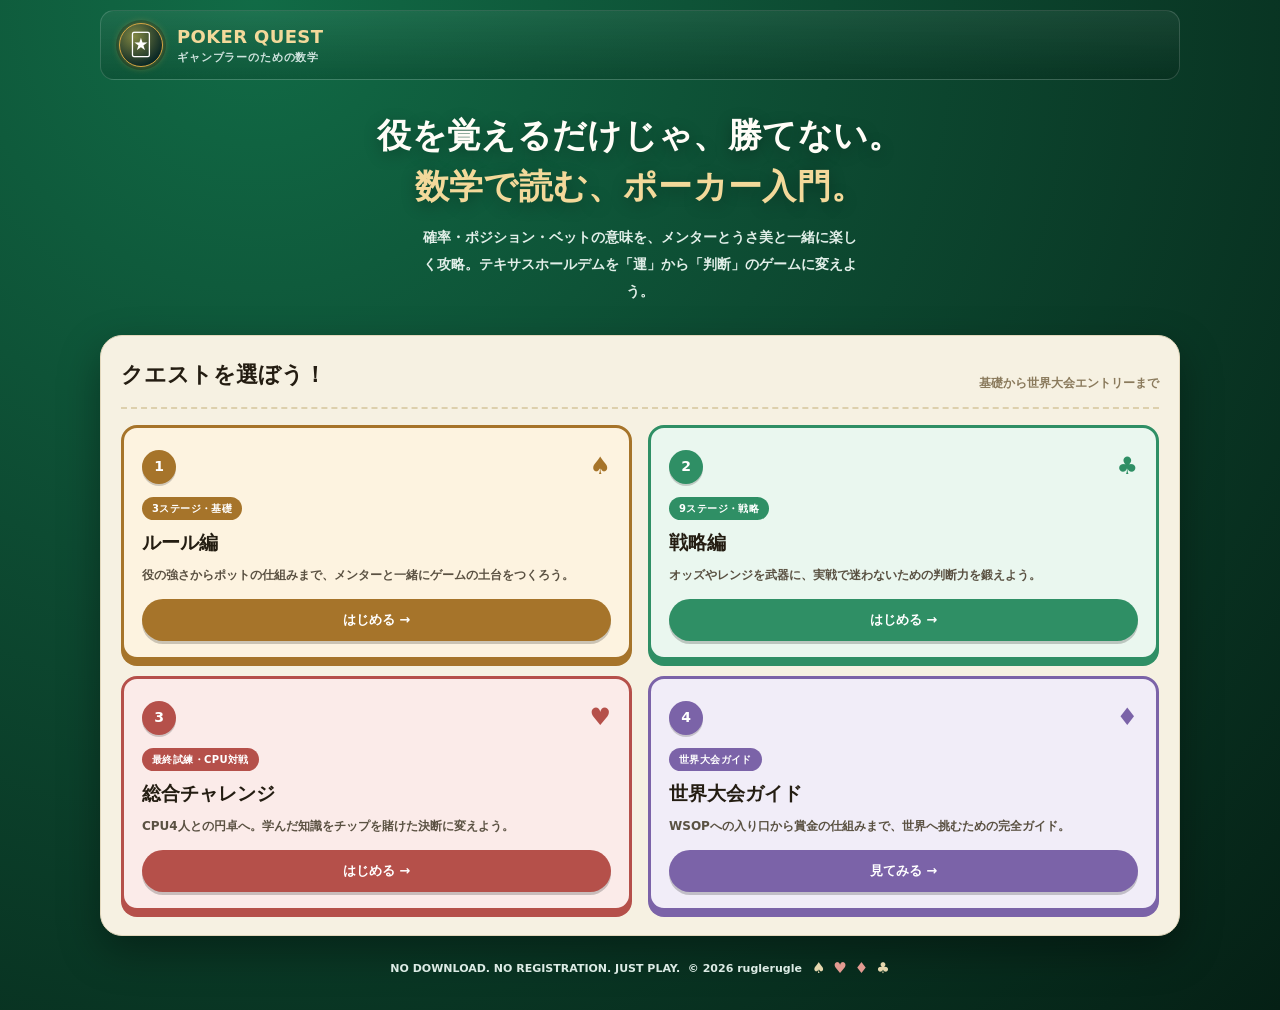
<file: poker/index.html>
<!DOCTYPE html>
<html lang="ja">
<head>
<meta charset="UTF-8">
<meta name="viewport" content="width=device-width, initial-scale=1.0">
<meta name="theme-color" content="#0d4b32">
<title>ギャンブラーのための数学（ポーカー編）― POKER QUEST ―</title>
<meta name="description" content="役の見分け方から実戦の駆け引き、世界大会への挑戦まで。ギャンブラーのための数学をテキサスホールデムで学べる無料ブラウザ学習ゲーム。ルール編・戦略編・総合チャレンジ・世界大会ガイドの4クエスト。">
<link rel="canonical" href="https://gamblers-mathematics.habatakijuku.com/poker/">
<meta property="og:type" content="website">
<meta property="og:site_name" content="ギャンブラーのための数学（ポーカー編）">
<meta property="og:locale" content="ja_JP">
<meta property="og:title" content="ギャンブラーのための数学（ポーカー編）― POKER QUEST ―">
<meta property="og:description" content="役の見分け方から実戦の駆け引き、世界大会への挑戦まで。テキサスホールデムを4つのクエストで学べる無料ブラウザ学習ゲーム。">
<meta property="og:url" content="https://gamblers-mathematics.habatakijuku.com/poker/">
<meta property="og:image" content="https://gamblers-mathematics.habatakijuku.com/poker/images/ogp.png">
<meta name="twitter:card" content="summary_large_image">
<link rel="icon" type="image/png" href="images/favicon.png">
<link rel="stylesheet" href="design-system.css">
<script type="application/ld+json">
{
  "@context": "https://schema.org",
  "@type": "LearningResource",
  "name": "ギャンブラーのための数学（ポーカー編）",
  "alternateName": "POKER QUEST",
  "description": "役の見分け方から実戦の駆け引き、世界大会への挑戦まで。テキサスホールデムを4つのクエストで学べる無料ブラウザ学習ゲーム。",
  "url": "https://gamblers-mathematics.habatakijuku.com/poker/",
  "inLanguage": "ja",
  "learningResourceType": "learning activity",
  "teaches": "テキサスホールデム（役の強さ・ポットの仕組み・ポットオッズ・ポジション・レンジ思考・ベットサイジング）",
  "isAccessibleForFree": true,
  "author": { "@type": "Person", "name": "ruglerugle" }
}
</script>
</head>
<body>
<div class="shell">
  <nav class="topbar" aria-label="サイト情報">
    <span class="brand-badge" aria-hidden="true">🃏</span>
    <span class="brand-copy">
      <strong>POKER QUEST</strong>
      <small>ギャンブラーのための数学</small>
    </span>
  </nav>

  <header class="hero">
    <div class="hero-copy">
      <h1><span class="line">役を覚えるだけじゃ、勝てない。</span><span class="line accent">数学で読む、ポーカー入門。</span></h1>
      <p>確率・ポジション・ベットの意味を、<span class="nowrap">メンター</span>と<span class="nowrap">うさ美</span>と一緒に楽しく攻略。<span class="nowrap">テキサスホールデム</span>を「運」から「判断」のゲームに変えよう。</p>
    </div>
  </header>

  <main>
    <section class="board" aria-labelledby="quest-heading">
      <div class="board-head">
        <div>
          <h2 id="quest-heading">クエストを選ぼう！</h2>
        </div>
        <p>基礎から世界大会エントリーまで</p>
      </div>

      <div class="quest-grid">
        <a class="quest-card" href="rules/" style="--accent:#a6742a;--accent-bg:#fdf3e0">
          <div class="q-top">
            <span class="q-num">1</span>
            <span class="q-suit" aria-hidden="true">♠</span>
          </div>
          <span class="q-tag">3ステージ・基礎</span>
          <div class="q-title">ルール編</div>
          <p class="q-desc">役の強さからポットの仕組みまで、メンターと一緒にゲームの土台をつくろう。</p>
          <span class="q-cta">はじめる →</span>
        </a>

        <a class="quest-card" href="strategy/" style="--accent:#2f8f65;--accent-bg:#eaf7ef">
          <div class="q-top">
            <span class="q-num">2</span>
            <span class="q-suit" aria-hidden="true">♣</span>
          </div>
          <span class="q-tag">9ステージ・戦略</span>
          <div class="q-title">戦略編</div>
          <p class="q-desc">オッズやレンジを武器に、実戦で迷わないための判断力を鍛えよう。</p>
          <span class="q-cta">はじめる →</span>
        </a>

        <a class="quest-card" href="challenge/" style="--accent:#b5504a;--accent-bg:#fbebe9">
          <div class="q-top">
            <span class="q-num">3</span>
            <span class="q-suit" aria-hidden="true">♥</span>
          </div>
          <span class="q-tag">最終試練・CPU対戦</span>
          <div class="q-title">総合チャレンジ</div>
          <p class="q-desc">CPU4人との円卓へ。学んだ知識をチップを賭けた決断に変えよう。</p>
          <span class="q-cta">はじめる →</span>
        </a>

        <a class="quest-card" href="https://gamblers-mathematics.habatakijuku.com/poker/worldchamp-guide/" style="--accent:#7b63a8;--accent-bg:#f1edf8">
          <div class="q-top">
            <span class="q-num">4</span>
            <span class="q-suit" aria-hidden="true">♦</span>
          </div>
          <span class="q-tag">世界大会ガイド</span>
          <div class="q-title">世界大会ガイド</div>
          <p class="q-desc">WSOPへの入り口から賞金の仕組みまで、世界へ挑むための完全ガイド。</p>
          <span class="q-cta">見てみる →</span>
        </a>
      </div>
    </section>
  </main>

  <footer>
    <p>NO DOWNLOAD. NO REGISTRATION. JUST PLAY. &nbsp;© <span id="year"></span> ruglerugle</p>
    <div class="footer-suits" aria-hidden="true"><span>♠</span><span>♥</span><span>♦</span><span>♣</span></div>
  </footer>
</div>

<script>
  document.getElementById("year").textContent = new Date().getFullYear();
</script>

<!-- Google Analytics -->
<script async src="https://www.googletagmanager.com/gtag/js?id=G-9RTQCP2HXM"></script>
<script>
  window.dataLayer = window.dataLayer || [];
  function gtag(){dataLayer.push(arguments);}
  gtag("js",new Date());
  gtag("config","G-9RTQCP2HXM");
</script>
<script src="https://my.habatakijuku.com/sync.js" defer></script>
</body>
</html>
</file>
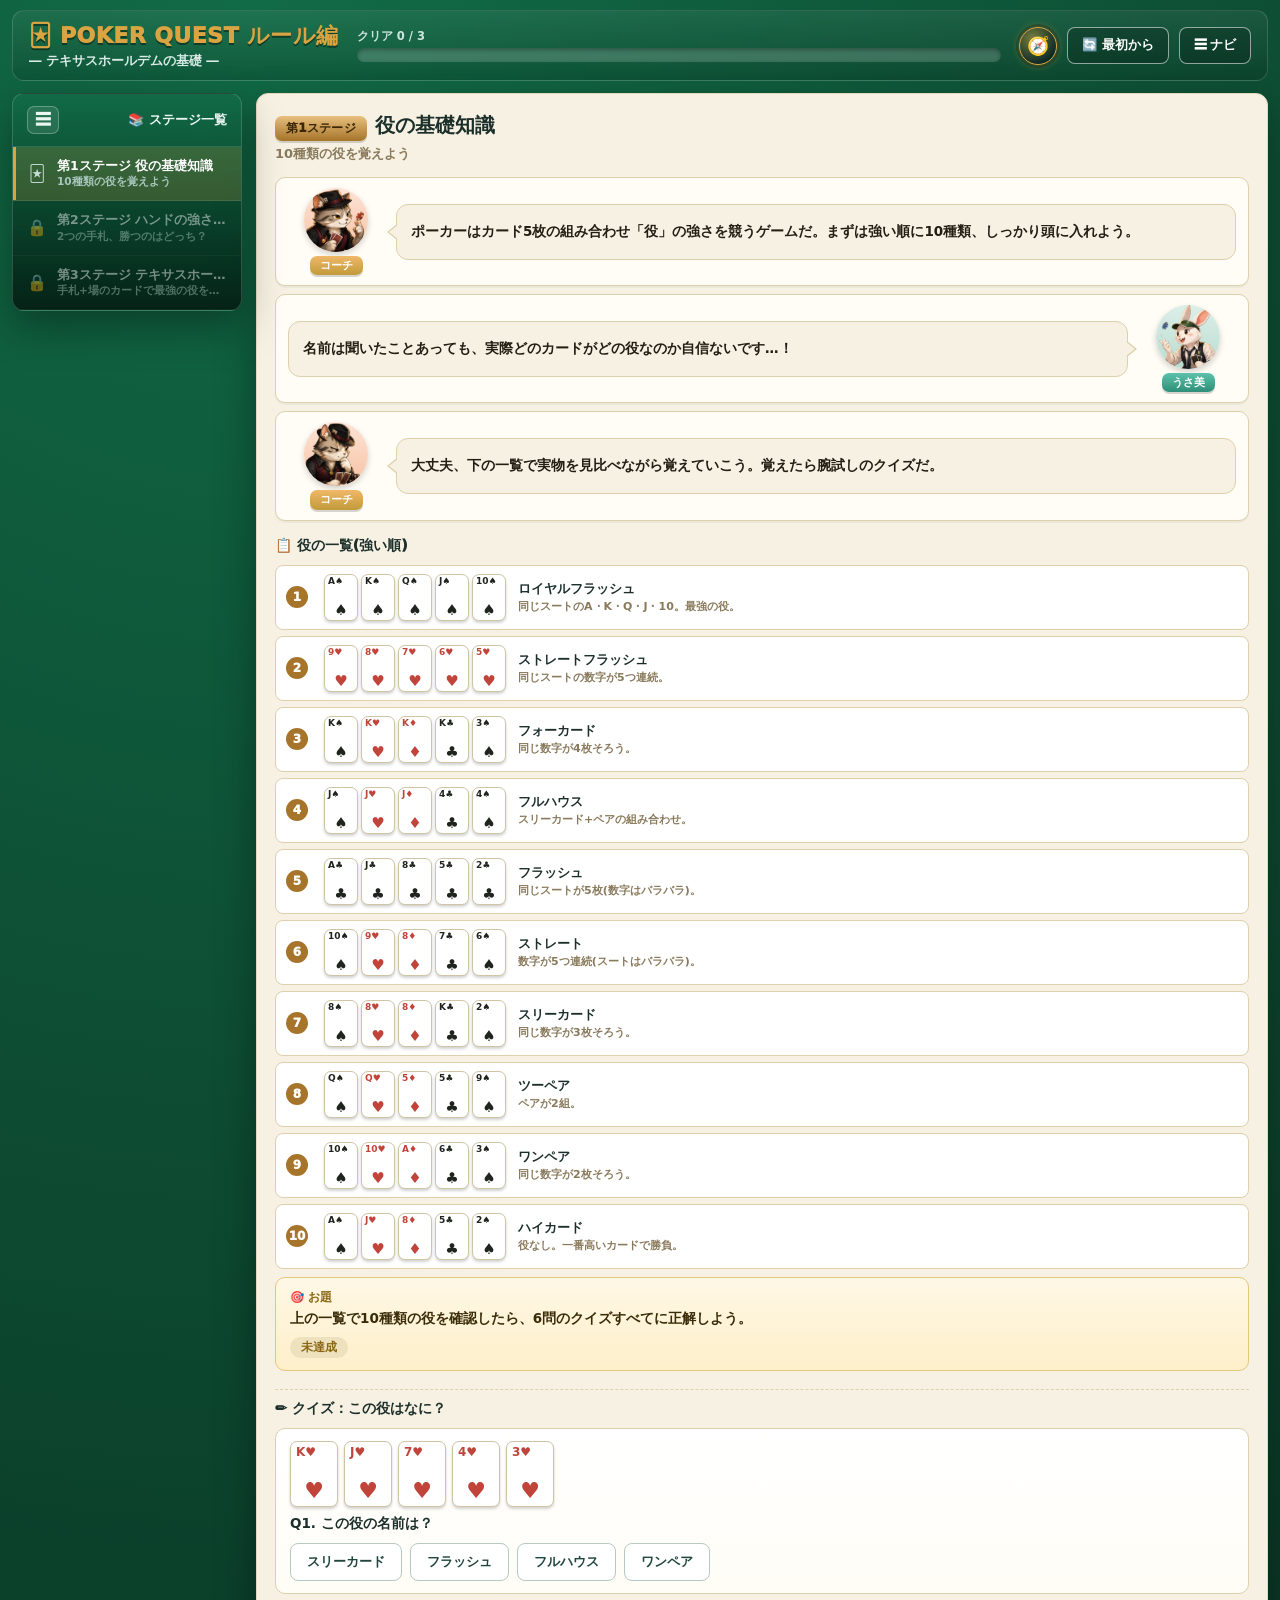
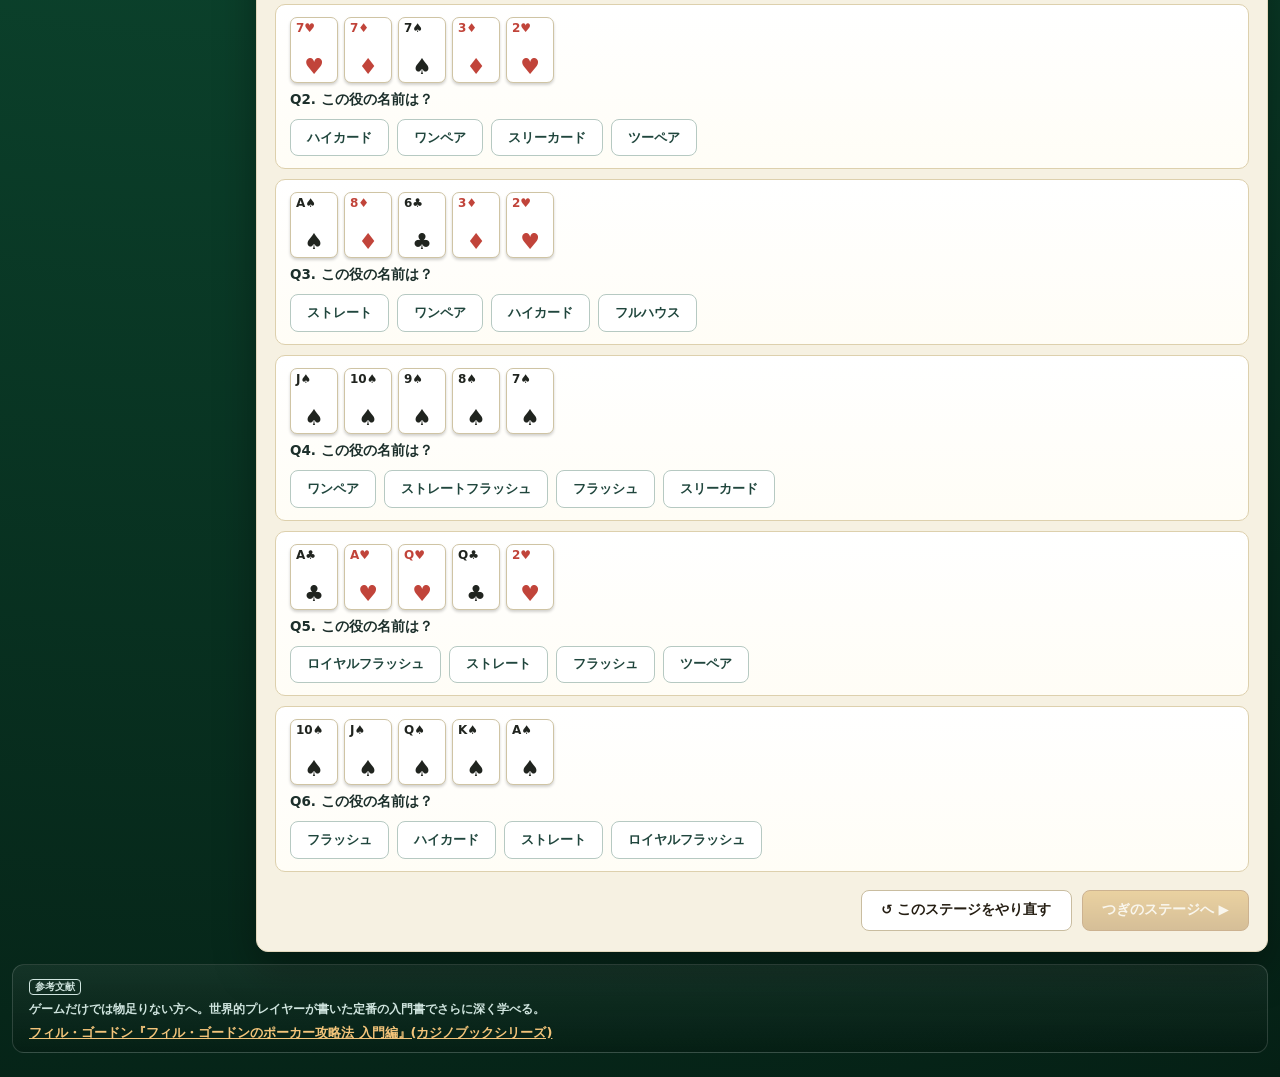
<file: rules/index.html>
<!DOCTYPE html>
<html lang="ja">
<head>
<meta charset="UTF-8">
<meta name="viewport" content="width=device-width, initial-scale=1.0">
<title>POKER QUEST ルール編 ― テキサスホールデムの基礎 ―</title>
<!-- Google tag (gtag.js) -->
<script async src="https://www.googletagmanager.com/gtag/js?id=G-9RTQCP2HXM"></script>
<script>
  window.dataLayer = window.dataLayer || [];
  function gtag(){dataLayer.push(arguments);}
  gtag('js', new Date());
  gtag('config', 'G-9RTQCP2HXM');
</script>
<style>
*,*::before,*::after{box-sizing:border-box;margin:0;padding:0}
html{-webkit-text-size-adjust:100%;text-size-adjust:100%}
html,body{max-width:100vw;overflow-x:hidden}
:root{
  --bg1:#0d4b32;--bg2:#116b46;--bg3:#052015;
  --paper:#f6f1e2;--paper2:#fffdf6;--ink:#241d12;--muted:#8a7a5c;--line:#ddd0ad;
  --gold:#d9a441;--gold-dark:#a6742a;
  --felt:#0f6b3f;--felt-dark:#083c23;
  --ok:#2f9e5c;--ok-bg:#e6f5ec;--ok-bd:#8fd1ab;
  --ng:#c8433f;--ng-bg:#fbe9e8;--ng-bd:#e79a97;
  --cred:#c1443a;--cblack:#20241f;
  --shadow:0 16px 40px rgba(0,0,0,.35);
  --r:10px;--f:system-ui,-apple-system,"Hiragino Sans","Yu Gothic",sans-serif;
}
body{font-family:var(--f);color:var(--ink);font-weight:600;min-height:100vh;
  background:radial-gradient(circle at 20% 0%,var(--bg2) 0,var(--bg1) 40%,var(--bg3) 100%);}
.app-shell{min-height:100vh;display:flex;flex-direction:column;gap:12px;padding:10px 12px 24px;}

/* Header */
.game-header{display:flex;align-items:center;gap:18px;flex-wrap:wrap;color:#fff;padding:10px 16px;
  background:linear-gradient(180deg,rgba(255,255,255,.06),rgba(0,0,0,.14));border-radius:12px;border:1px solid rgba(255,255,255,.15)}
.brand{display:flex;flex-direction:column;gap:2px;min-width:220px}
.brand-title{font-size:22px;font-weight:950;letter-spacing:.02em;color:var(--gold);text-shadow:0 2px 0 rgba(0,0,0,.4)}
.brand-sub{font-size:12.5px;font-weight:800;color:#d9ece7}
.head-progress-wrap{flex:1;min-width:160px;display:flex;flex-direction:column;gap:4px}
.head-progress-label{font-size:11.5px;color:#cfe4de;font-weight:800}
.head-progress{height:14px;background:rgba(255,255,255,.18);border-radius:999px;overflow:hidden;box-shadow:inset 0 2px 4px rgba(0,0,0,.3)}
.head-progress-fill{height:100%;width:0;background:linear-gradient(90deg,#f3c47a,var(--gold-dark));border-radius:999px;transition:width .4s}
.head-reset{padding:9px 14px;border:1.5px solid rgba(255,255,255,.55);border-radius:8px;background:rgba(0,0,0,.2);color:#fff;font-size:12.5px;font-weight:800;cursor:pointer;white-space:nowrap}
.head-reset:hover{background:rgba(255,255,255,.12)}
a.head-reset{text-decoration:none;display:inline-flex;align-items:center}
.head-reset.home-badge{width:38px;height:38px;padding:0;border-radius:50%;justify-content:center;background:radial-gradient(circle at 35% 30%, rgba(217,164,65,.5), rgba(10,40,38,1) 75%);border:1.5px solid var(--gold);box-shadow:0 0 0 3px rgba(0,0,0,.25),0 0 10px -2px var(--gold);font-size:18px}
.head-reset.home-badge:hover{box-shadow:0 0 0 3px rgba(0,0,0,.25),0 0 16px 0 var(--gold);background:rgba(0,0,0,.12);transform:translateY(-2px) scale(1.07)}

/* Header actions (home badge / reset / nav toggle) */
.header-actions{display:flex;align-items:center;gap:10px;margin-left:auto;flex-shrink:0}

/* Layout — off-canvas drawer pattern shared with the other quest games */
.game-layout{display:grid;grid-template-columns:230px minmax(0,1fr);gap:14px;align-items:start;transition:grid-template-columns .25s ease}
.side-backdrop{display:none}

/* Sidebar */
.side-panel{background:linear-gradient(180deg,rgba(17,107,70,.92),rgba(5,32,21,.95));border:1px solid rgba(255,255,255,.16);
  border-radius:12px;box-shadow:var(--shadow);overflow:hidden;position:sticky;top:10px;transition:width .25s ease}
.side-head{padding:12px 14px;font-size:13px;font-weight:900;color:#eaf6f2;border-bottom:1px solid rgba(255,255,255,.14);
  display:flex;align-items:center;gap:8px;min-height:20px}
.side-head-text{white-space:nowrap}
.side-toggle{width:32px;height:28px;border:1px solid rgba(255,255,255,.28);border-radius:7px;background:rgba(255,255,255,.10);
  color:#eaf6f2;font-weight:950;font-size:16px;cursor:pointer;line-height:1;flex-shrink:0}
.side-list{display:flex;flex-direction:column}
.side-item{display:flex;align-items:center;gap:10px;padding:11px 14px;border-bottom:1px solid rgba(255,255,255,.09);
  color:#c8ded7;cursor:pointer;user-select:none;touch-action:manipulation;min-width:0}
.side-item:hover{background:rgba(255,255,255,.06)}
.side-item.active{background:rgba(217,164,65,.2);box-shadow:inset 3px 0 0 var(--gold)}
.side-item.locked{opacity:.45;cursor:not-allowed}
.side-icon{font-size:16px;width:20px;text-align:center;flex-shrink:0}
.side-text{min-width:0}
.side-main{font-size:12.5px;font-weight:900;line-height:1.3;color:#fff;white-space:nowrap;overflow:hidden;text-overflow:ellipsis}
.side-sub{font-size:10.5px;color:#a9c7be;margin-top:1px;white-space:nowrap;overflow:hidden;text-overflow:ellipsis}

/* collapsed (icon-rail / off-canvas) state, toggled via #app-shell.side-collapsed */
.app-shell.side-collapsed .game-layout{grid-template-columns:64px minmax(0,1fr)}
.app-shell.side-collapsed .side-panel{width:64px}
.app-shell.side-collapsed .side-head{justify-content:center;padding:8px 6px}
.app-shell.side-collapsed .side-head-text{display:none}
.app-shell.side-collapsed .side-item{justify-content:center;padding:11px 6px}
.app-shell.side-collapsed .side-item .side-text{display:none}

/* Desktop: sidebar always fully expanded regardless of toggle state */
@media(min-width:901px){
  .app-shell.side-collapsed .game-layout{grid-template-columns:230px minmax(0,1fr) !important}
  .app-shell.side-collapsed .side-panel{width:auto !important}
  .app-shell.side-collapsed .side-head{justify-content:space-between !important;padding:12px 14px !important}
  .app-shell.side-collapsed .side-head-text{display:block !important}
  .app-shell.side-collapsed .side-item{justify-content:flex-start !important;padding:11px 14px !important}
  .app-shell.side-collapsed .side-item .side-text{display:block !important}
}
/* Tablet: collapsed = icon rail */
@media(max-width:900px){
  .game-layout{grid-template-columns:64px minmax(0,1fr);gap:8px}
  .app-shell:not(.side-collapsed) .game-layout{grid-template-columns:210px minmax(0,1fr)}
  .side-panel{position:sticky;top:8px}
}
/* Mobile: collapsed = fully hidden off-canvas drawer */
@media(max-width:700px){
  .game-layout{grid-template-columns:1fr}
  .app-shell.side-collapsed .game-layout,
  .app-shell:not(.side-collapsed) .game-layout{grid-template-columns:1fr}
  .side-panel{position:fixed;top:0;left:0;width:min(82vw,300px);height:100vh;height:100dvh;
    border-radius:0;transform:translateX(-100%);transition:transform .25s ease;
    box-shadow:10px 0 30px rgba(0,0,0,.45);overflow-y:auto;z-index:80}
  .app-shell.side-collapsed .side-panel{transform:translateX(-100%)}
  .app-shell:not(.side-collapsed) .side-panel{transform:translateX(0)}
  .side-backdrop{display:none;position:fixed;inset:0;background:rgba(6,12,18,.55);z-index:70}
  .app-shell:not(.side-collapsed) .side-backdrop{display:block}
  .game-header{padding:8px 12px}
}

/* Main area */
.main-area{background:var(--paper);border:1px solid #e3d8bd;border-radius:12px;padding:18px 18px 20px;box-shadow:var(--shadow);min-height:520px}
.chapter-head{margin-bottom:12px}
.chapter-badge{display:inline-block;background:linear-gradient(#e8c07f,var(--gold-dark));color:#3a2705;border-radius:7px;
  padding:4px 11px;font-size:12px;font-weight:950;letter-spacing:.02em;margin-right:8px;box-shadow:0 2px 0 rgba(0,0,0,.15)}
.chapter-title{display:inline;font-size:20px;font-weight:950;color:#1c2f2b}
.chapter-sub{font-size:13px;color:var(--muted);margin-top:4px;font-weight:700}

/* Dialogue */
.dialogue-scene{display:flex;flex-direction:column;gap:8px;margin:14px 0 16px}
.dialog-row{display:grid;grid-template-columns:96px minmax(0,1fr);gap:12px;align-items:stretch;border:1px solid var(--line);background:var(--paper2);border-radius:10px;padding:10px 12px;box-shadow:0 2px 0 rgba(0,0,0,.04)}
.dialog-row.right{grid-template-columns:minmax(0,1fr) 96px}
.dialog-row.right .dialog-character{order:2}
.dialog-row.right .dialog-bubble{order:1}
.dialog-character{display:flex;flex-direction:column;align-items:center;justify-content:center;gap:4px;min-width:0}
.dialog-avatar{width:64px;height:64px;border-radius:50%;display:flex;align-items:center;justify-content:center;font-size:30px;box-shadow:0 3px 6px rgba(0,0,0,.18);flex-shrink:0;overflow:hidden}
.dialog-avatar.coach{background:linear-gradient(#fde3d6,#f7c2a4)}
.dialog-avatar.stu{background:linear-gradient(#dcefe9,#b9dcd0)}
.dialog-avatar img{width:100%;height:100%;object-fit:cover}
.dialog-name{padding:3px 10px;border-radius:7px;color:#fff;font-weight:900;font-size:11px;line-height:1.2;box-shadow:0 2px 0 rgba(0,0,0,.16);white-space:nowrap;text-align:center}
.dialog-name.coach{background:linear-gradient(#f0b868,#c19a3a)}
.dialog-name.stu{background:linear-gradient(#5cc2ab,#2f8f78)}
.dialog-bubble{position:relative;align-self:center;background:var(--paper);border:1px solid var(--line);border-radius:12px;padding:11px 14px;color:var(--ink);font-size:13.5px;line-height:1.75;font-weight:700;min-height:56px;display:flex;flex-direction:column;justify-content:center}
.dialog-bubble::before{content:"";position:absolute;left:-10px;top:50%;transform:translateY(-50%);width:0;height:0;border-top:8px solid transparent;border-bottom:8px solid transparent;border-right:10px solid var(--line)}
.dialog-bubble::after{content:"";position:absolute;left:-8px;top:50%;transform:translateY(-50%);width:0;height:0;border-top:7px solid transparent;border-bottom:7px solid transparent;border-right:9px solid var(--paper)}
.dialog-row.right .dialog-bubble::before{left:auto;right:-10px;border-right:0;border-left:10px solid var(--line)}
.dialog-row.right .dialog-bubble::after{left:auto;right:-8px;border-right:0;border-left:9px solid var(--paper)}
@media (max-width:700px){
  .dialog-row,.dialog-row.right{grid-template-columns:74px minmax(0,1fr);padding:8px;gap:8px}
  .dialog-row.right .dialog-character{order:0}
  .dialog-row.right .dialog-bubble{order:1}
  .dialog-avatar{width:52px;height:52px;font-size:24px}
  .dialog-name{font-size:9.5px;padding:3px 7px}
  .dialog-bubble{font-size:13px;padding:9px 11px;min-height:0}
  .dialog-row.right .dialog-bubble::before{left:-10px;right:auto;border-left:0;border-right:10px solid var(--line)}
  .dialog-row.right .dialog-bubble::after{left:-8px;right:auto;border-left:0;border-right:9px solid var(--paper)}
}

/* Mission box */
.mission-box{background:linear-gradient(180deg,#fff8e6,#fdefc9);border:1px solid #e3c877;border-radius:10px;padding:12px 14px;margin-bottom:14px}
.mission-label{font-size:11.5px;font-weight:950;color:#8a6614;margin-bottom:3px}
.mission-text{font-size:13.5px;color:#3a2c08;font-weight:700;line-height:1.6}
.mission-status{display:inline-block;margin-top:8px;padding:3px 11px;border-radius:999px;font-size:11.5px;font-weight:900;
  background:#eee1bd;color:#8a6614}
.mission-status.ok{background:var(--ok-bg);color:var(--ok);border:1px solid var(--ok-bd)}

/* Stage nav / buttons */
.stage-nav{display:flex;justify-content:flex-end;gap:10px;margin-top:18px;flex-wrap:wrap}
.btn{border:1px solid #c9bda0;background:#fff;border-radius:8px;padding:.65rem 1.2rem;font-size:13.5px;cursor:pointer;
  color:var(--ink);font-family:var(--f);font-weight:800;touch-action:manipulation;-webkit-tap-highlight-color:transparent}
.btn:hover{background:#f4efe0}
.btn:disabled{opacity:.4;cursor:not-allowed}
a.btn{text-decoration:none;display:inline-flex;align-items:center}
.btn-primary{background:linear-gradient(#d9a441,#a6742a);border-color:#8f5518;color:#fff;box-shadow:0 3px 0 #6f430f}
.btn-primary:hover{opacity:.92;background:linear-gradient(#d9a441,#a6742a)}
.btn-primary:disabled{opacity:.4;cursor:not-allowed;box-shadow:none}

/* Generic choice buttons / quiz */
.choice-list{display:flex;flex-wrap:wrap;gap:8px;margin-top:10px}
.choice-btn{border:1.5px solid #b6c9c2;background:#fff;border-radius:8px;padding:.55rem 1rem;font-size:13px;font-weight:800;
  cursor:pointer;color:#20463d;touch-action:manipulation;text-align:left}
.choice-btn:hover{background:#eef7f3}
.choice-btn.choice-ok{background:var(--ok-bg);border-color:var(--ok-bd);color:var(--ok)}
.choice-btn.choice-ng{background:var(--ng-bg);border-color:var(--ng-bd);color:var(--ng)}
.quiz-q{font-size:13.5px;font-weight:850;color:#1c2f2b;margin-top:4px}
.quiz-head{font-size:14px;font-weight:950;color:#1c2f2b;margin:18px 0 10px;padding-top:10px;border-top:1px dashed var(--line)}
.quiz-card{background:linear-gradient(180deg,#fff,var(--paper2));border:1px solid var(--line);border-radius:10px;padding:12px 14px;margin-bottom:10px}
.quiz-card .hand-row,.quiz-card .vs-row,.quiz-card .hand-block{margin-bottom:8px}
.quiz-explain{margin-top:9px;font-size:12.5px;line-height:1.6;color:#3a2c08;background:#fff8e6;border:1px solid #e3c877;border-radius:8px;padding:8px 10px}

/* Playing cards */
.hand-row{display:flex;flex-wrap:wrap;gap:6px}
.hand-block{margin-bottom:10px}
.hand-label{font-size:11px;font-weight:900;color:var(--muted);margin-bottom:5px}
.pcard{width:48px;height:66px;background:#fff;border:1px solid #cfc4a4;border-radius:7px;box-shadow:0 2px 3px rgba(0,0,0,.18);
  display:flex;flex-direction:column;justify-content:space-between;padding:4px 5px;flex-shrink:0}
.pcard-corner{font-size:12px;font-weight:900;line-height:1}
.pcard-suit-big{font-size:22px;text-align:center;line-height:1}
.pcard.red{color:var(--cred)}
.pcard.black{color:var(--cblack)}

/* Reference table (stage 1) */
.ref-head{font-size:14px;font-weight:950;color:#1c2f2b;margin-bottom:10px}
.ref-table{display:flex;flex-direction:column;gap:6px;margin-bottom:8px}
.ref-row{display:grid;grid-template-columns:26px auto minmax(0,1fr);gap:12px;align-items:center;background:#fff;border:1px solid var(--line);border-radius:8px;padding:8px 10px}
.ref-rank{font-size:12px;font-weight:950;color:#fff;background:var(--gold-dark);border-radius:50%;width:22px;height:22px;display:flex;align-items:center;justify-content:center}
.ref-cards{display:flex;gap:3px}
.ref-cards .pcard{width:34px;height:47px;padding:2px 3px}
.ref-cards .pcard-corner{font-size:9px}
.ref-cards .pcard-suit-big{font-size:15px}
.ref-name{font-size:12.5px;font-weight:900;color:#1c2f2b}
.ref-desc{font-size:11px;color:var(--muted);margin-top:1px}
@media(max-width:560px){.ref-row{grid-template-columns:22px minmax(0,1fr);grid-template-areas:"n c" ". i"}
  .ref-rank{grid-area:n}.ref-cards{grid-area:c}.ref-info{grid-area:i}}

/* Interactive Hold'em flow diagram + stepper (stage 3: holdem rules) */
.pcard.back{background:repeating-linear-gradient(45deg,var(--felt),var(--felt) 4px,var(--felt-dark) 4px,var(--felt-dark) 8px);border-color:rgba(255,255,255,.35)}
.pcard.back.dim{opacity:.35}
.holdem-diagram{padding:16px}
.holdem-phase-tag{display:inline-block;font-size:10.5px;font-weight:950;color:#123;background:#e8c07f;border-radius:5px;padding:2px 9px;margin-bottom:8px}
.holdem-flow-banner{display:flex;align-items:center;gap:8px;flex-wrap:wrap;font-size:14px;font-weight:900;color:#fff;margin-bottom:10px}
.action-pill{display:inline-block;padding:2px 10px;border-radius:999px;font-size:11px;font-weight:950;color:#fff;flex-shrink:0}
.action-pill.deal,.action-pill.board{background:#6b7280}
.action-pill.sb,.action-pill.bb{background:#4d7fc9}
.action-pill.check{background:#6b7280}
.action-pill.bet{background:#b8791f}
.action-pill.call{background:#2f9e5c}
.action-pill.raise{background:#c1443a}
.action-pill.fold{background:#7a3530}
.action-pill.showdown{background:var(--gold-dark)}
.holdem-pot{text-align:center;color:#f3d99a;font-weight:950;font-size:14px;margin-bottom:10px}
.holdem-board-row{display:flex;justify-content:center;gap:6px;flex-wrap:wrap}
.holdem-seats{display:flex;justify-content:center;gap:10px;flex-wrap:wrap;margin-top:16px}
.holdem-seat{display:flex;flex-direction:column;align-items:center;gap:6px;background:rgba(0,0,0,.22);border-radius:10px;padding:10px 12px;min-width:108px;transition:opacity .2s}
.holdem-seat.you{background:rgba(217,164,65,.22);border:1px solid var(--gold)}
.holdem-seat.winner{outline:2px solid #8ef0b0;box-shadow:0 0 0 3px rgba(142,240,176,.25)}
.holdem-seat.folded{opacity:.45}
.holdem-seat-name{color:#fff;font-size:11.5px;font-weight:900;white-space:nowrap}
.holdem-seat-cards{display:flex;gap:3px}
.holdem-seat-cards .pcard{width:34px;height:47px;padding:2px 3px}
.holdem-seat-cards .pcard-corner{font-size:9px}
.holdem-seat-cards .pcard-suit-big{font-size:15px}
.holdem-seat-chip{font-size:10.5px;color:#f3d99a;font-weight:800;background:rgba(0,0,0,.3);border-radius:999px;padding:2px 10px;min-height:16px;text-align:center;white-space:nowrap}
.holdem-seat-chip.chip-blind{background:rgba(77,127,201,.6);color:#fff}
.holdem-seat-chip.chip-check{background:rgba(107,114,128,.55);color:#fff}
.holdem-seat-chip.chip-bet{background:rgba(184,121,31,.65);color:#fff}
.holdem-seat-chip.chip-call{background:rgba(47,158,92,.6);color:#fff}
.holdem-seat-chip.chip-raise{background:rgba(193,68,58,.65);color:#fff}
.holdem-seat-chip.chip-fold{background:rgba(122,53,48,.6);color:#fff}
.holdem-caption{color:#e5f2eb;font-size:12.5px;line-height:1.7;margin-top:14px;background:rgba(0,0,0,.2);border-radius:8px;padding:10px 12px}
.step-controls{display:flex;align-items:center;justify-content:center;gap:14px;margin:14px 0}
.step-progress{font-size:12px;color:var(--muted);font-weight:800;min-width:60px;text-align:center}

/* Main pot / side pot mini-diagram (all-in scenario) */
.action-pill.allin{background:#8b3fae}
.action-pill.split{background:#8b3fae}
.holdem-seat-chip.chip-allin{background:rgba(139,63,174,.65);color:#fff}
.holdem-seat-stack{font-size:10px;color:#a9c7be;margin-top:-2px}
.pot-split-row{display:flex;justify-content:center;gap:14px;flex-wrap:wrap;margin-bottom:4px}
.pot-split-box{background:rgba(0,0,0,.25);border-radius:10px;padding:8px 18px;text-align:center;min-width:120px}
.pot-split-box.side{background:rgba(139,63,174,.22)}
.pot-split-label{font-size:10.5px;color:#cfe4de;font-weight:800}
.pot-split-amount{font-size:17px;color:#f3d99a;font-weight:950}
.pot-split-eligible{font-size:10px;color:#a9c7be;margin-top:2px;line-height:1.5}
.holdem-seat-result-tag{display:inline-block;font-size:9.5px;font-weight:950;color:#123;background:#8ef0b0;border-radius:5px;padding:1px 7px;margin-top:4px}
.holdem-seat-result-tag.side{background:#d8b6f0}

.action-grid{display:grid;grid-template-columns:1fr;gap:6px;margin-top:6px}
@media(min-width:520px){.action-grid{grid-template-columns:1fr 1fr}}
.action-item{font-size:12.5px;line-height:1.6}
.action-item b{color:#8a6614}

/* Compare (stage 2) */
.vs-row{display:flex;align-items:center;gap:12px;flex-wrap:wrap}
.vs-divider{font-size:13px;font-weight:950;color:var(--gold-dark);flex-shrink:0}

/* Chen formula box (stage 4) */
.chen-box{background:linear-gradient(180deg,#fff8e6,#fdefc9);border:1px solid #e3c877;border-radius:10px;padding:12px 14px;margin-bottom:16px;font-size:12.5px;line-height:1.9;color:#3a2c08}
.chen-box b{color:#8a6614}

/* Bet sizing stage: concrete 3-trial worked example */
.bluff-trials{display:flex;flex-direction:column;gap:8px;margin-bottom:16px}
.bluff-trial{display:grid;grid-template-columns:1fr 70px;grid-template-areas:"label result" "desc desc";gap:2px 12px;align-items:center;background:#fff;border:1px solid var(--line);border-radius:8px;padding:10px 12px}
.bluff-trial-label{grid-area:label;font-size:12.5px;font-weight:900;color:#1c2f2b}
.bluff-trial-result{grid-area:result;font-size:20px;font-weight:950;text-align:right}
.bluff-trial-result.plus{color:var(--ok)}
.bluff-trial-result.minus{color:var(--ng)}
.bluff-trial-desc{grid-area:desc;font-size:11.5px;color:var(--muted);line-height:1.5}

/* Position stage: reference table + "who is acting" highlight */
.pos-table{display:flex;flex-direction:column;gap:6px;margin-bottom:16px}
.pos-row{display:grid;grid-template-columns:64px minmax(0,1fr) minmax(0,1fr) 90px;gap:10px;align-items:center;background:#fff;border:1px solid var(--line);border-radius:8px;padding:9px 12px}
.pos-row.head{background:transparent;border:none;padding:0 12px;font-size:10.5px;font-weight:900;color:var(--muted)}
.pos-name{font-size:13px;font-weight:950;color:#1c2f2b}
.pos-cell{font-size:11.5px;color:var(--muted);line-height:1.5}
.pos-cat{font-size:11px;font-weight:900;text-align:center;border-radius:999px;padding:3px 8px}
.pos-cat.early{background:var(--ng-bg);color:var(--ng)}
.pos-cat.mid{background:#fff3d6;color:#8a6614}
.pos-cat.late{background:var(--ok-bg);color:var(--ok)}
@media(max-width:560px){.pos-row{grid-template-columns:1fr 1fr;grid-template-areas:"n n" "a b" "c c"}.pos-row.head{display:none}
  .pos-name{grid-area:n}.pos-cell:nth-of-type(1){grid-area:a}.pos-cell:nth-of-type(2){grid-area:b}.pos-cat{grid-area:c;justify-self:start}}
.holdem-seat.acting{outline:2px dashed #f3d99a;box-shadow:0 0 0 4px rgba(243,217,154,.18)}

/* Range grid (13x13 starting-hand chart) */
.range-grid-wrap{display:flex;gap:18px;flex-wrap:wrap;justify-content:center;margin-bottom:10px}
.range-grid-block{flex:1;min-width:250px;max-width:360px}
.range-grid-title{font-size:11.5px;font-weight:900;color:#1c2f2b;margin-bottom:6px;text-align:center}
.range-grid{display:grid;grid-template-columns:repeat(13,1fr);gap:2px}
.range-cell{aspect-ratio:1;display:flex;align-items:center;justify-content:center;font-size:8px;font-weight:800;border-radius:2px;color:#1c2f2b}
.range-cell.bucket-premium{background:#2f9e5c;color:#fff}
.range-cell.bucket-strong{background:#8fd1ab}
.range-cell.bucket-playable{background:#f3e08a}
.range-cell.bucket-out{background:#eee6d3;color:#b8ab8c}
.range-legend{display:flex;justify-content:center;gap:12px;flex-wrap:wrap;font-size:10.5px;margin-bottom:16px;color:var(--muted)}
.range-legend-item{display:flex;align-items:center;gap:4px}
.range-legend-swatch{width:12px;height:12px;border-radius:2px;display:inline-block}

/* Blocker combo grid */
.blocker-combo-grid{display:flex;flex-wrap:wrap;gap:10px;justify-content:center;margin-bottom:16px}
.blocker-combo{width:96px;padding:8px;text-align:center;border-radius:8px;border:1.5px solid var(--line);background:#fff}
.blocker-combo .hand-row{justify-content:center;margin-bottom:6px}
.blocker-combo .pcard{width:30px;height:42px;padding:2px 3px}
.blocker-combo .pcard-corner{font-size:8px}
.blocker-combo .pcard-suit-big{font-size:13px}
.blocker-combo-label{font-size:10.5px;font-weight:900}
.blocker-combo.blocked{background:#eee6d3;border-color:#ddd0ad}
.blocker-combo.blocked .pcard{opacity:.4}
.blocker-combo.blocked .blocker-combo-label{color:#b8ab8c}
.blocker-combo.possible{background:var(--ok-bg);border-color:var(--ok-bd)}
.blocker-combo.possible .blocker-combo-label{color:var(--ok)}

/* Scenario info card (outs / pot odds) */
.scenario-info{display:flex;flex-wrap:wrap;gap:6px 16px;background:#fbf7ea;border:1px solid var(--line);border-radius:8px;padding:8px 12px;font-size:12.5px;font-weight:800;color:#3a2c08}
.scenario-info span b{color:var(--gold-dark)}

/* Final CPU battle */
.table-felt{background:radial-gradient(ellipse at center, var(--felt) 0%, var(--felt-dark) 100%);border-radius:14px;padding:16px;box-shadow:inset 0 0 24px rgba(0,0,0,.4)}
.table-felt .hand-label{color:#dff2e8}
.table-felt .pot-label{color:#f3d99a;font-size:13.5px;font-weight:950;margin-bottom:10px}
.table-felt .made-hand{color:#fff;font-size:13px;font-weight:800;margin-top:8px;background:rgba(0,0,0,.22);border-radius:8px;padding:8px 12px;display:inline-block}
.showdown-result{margin-top:10px;font-size:16px;font-weight:950;color:#fff}
.showdown-result.win{color:#8ef0b0}
.showdown-result.lose{color:#f19b96}
.showdown-result.tie{color:#f3d99a}
.step-note{font-size:13px;line-height:1.7;color:var(--ink);margin-top:10px}
.table-felt .step-note{color:#e5f2eb}

/* Ending */
.ending{text-align:center;padding:20px 10px}
.ending h2{font-size:22px;margin-bottom:14px;color:#1c2f2b}
.ending p{font-size:13.5px;line-height:1.8;color:#3a2c08;margin-bottom:16px}
.ending-list{text-align:left;display:inline-block;background:#fff8e6;border:1px solid #e3c877;border-radius:10px;padding:14px 18px;font-size:12.5px;line-height:2;color:#3a2c08;margin-bottom:18px}

/* Book recommendation */
#book-recommend{background:linear-gradient(180deg,rgba(255,255,255,.06),rgba(0,0,0,.14));border:1px solid rgba(255,255,255,.15);border-radius:12px;padding:10px 16px}
.book-recommend-label{display:inline-block;font-size:10px;font-weight:900;color:#cfe4de;border:1px solid #cfe4de;border-radius:4px;padding:0 5px;margin:0 0 6px}
.book-recommend-lead{font-size:12px;color:#cfe4de;margin:0 0 4px;font-weight:700}
#book-recommend a{font-size:13px;color:#f3c47a;font-weight:900;text-decoration:underline}

/* Glossary: clickable jargon terms + popover definition */
.glossary-term{border-bottom:1.5px dashed currentColor;opacity:.92;cursor:help;touch-action:manipulation}
.glossary-term:hover,.glossary-term:active{background:rgba(217,164,65,.22);border-radius:2px}
#glossary-tooltip{position:fixed;z-index:300;max-width:280px;background:#1c2f2b;color:#fff;border:1px solid var(--gold);
  border-radius:8px;padding:10px 30px 10px 12px;font-size:12.5px;line-height:1.6;box-shadow:0 8px 24px rgba(0,0,0,.45);
  display:none}
#glossary-tooltip.show{display:block}
#glossary-tooltip .gt-term{font-weight:950;color:var(--gold);margin-bottom:4px;font-size:12.5px}
#glossary-tooltip .gt-def{color:#eaf6f2}
#glossary-tooltip .gt-close{position:absolute;top:4px;right:6px;width:22px;height:22px;cursor:pointer;color:#cfe4de;
  font-size:14px;background:none;border:none;font-family:inherit}
</style>
</head>
<body>
<div class="app-shell side-collapsed" id="app-shell">
  <header class="game-header">
    <div class="brand">
      <div class="brand-title">🃏 POKER QUEST ルール編</div>
      <div class="brand-sub">― テキサスホールデムの基礎 ―</div>
    </div>
    <div class="head-progress-wrap">
      <div class="head-progress-label" id="progress-label">クリア 0 / 3</div>
      <div class="head-progress"><div class="head-progress-fill" id="progress-fill"></div></div>
    </div>
    <div class="header-actions">
      <a class="head-reset home-badge" href="../index.html" title="ポーカークエスト目次へ" aria-label="ポーカークエスト目次へ">🧭</a>
      <button class="head-reset" id="btn-reset-all">🔄 最初から</button>
      <button class="head-reset" id="head-nav-toggle" title="ステージ一覧の表示切替">☰ ナビ</button>
    </div>
  </header>

  <div class="game-layout">
    <div class="side-backdrop" id="side-backdrop"></div>
    <aside class="side-panel">
      <div class="side-head">
        <button class="side-toggle" id="sidebar-toggle" title="ステージ一覧の表示切替" aria-label="ステージ一覧の表示切替">☰</button>
        <span class="side-head-text">📚 ステージ一覧</span>
      </div>
      <div class="side-list" id="side-list"></div>
    </aside>
    <main class="main-area" id="main-area"></main>
  </div>

  <div id="book-recommend"></div>
</div>

<script>
'use strict';

/* =====================================================================
   utilities
   ===================================================================== */
function qs(sel, root){ return (root||document).querySelector(sel); }
function escapeHtml(s){ return String(s).replace(/&/g,'&amp;').replace(/</g,'&lt;').replace(/>/g,'&gt;'); }
function randInt(min,max){ return min + Math.floor(Math.random()*(max-min+1)); }
function pick(arr){ return arr[randInt(0,arr.length-1)]; }
function shuffleArr(arr){ const a=[...arr]; for(let i=a.length-1;i>0;i--){ const j=randInt(0,i); [a[i],a[j]]=[a[j],a[i]]; } return a; }
function sampleN(arr,n){ return shuffleArr(arr).slice(0,n); }

/* =====================================================================
   glossary: tap a jargon term anywhere in the page to see its definition.
   linkGlossaryIn() walks the rendered text of a container and wraps any
   matching term in a clickable span; a single delegated click listener
   (set up once at boot) shows a positioned tooltip. Re-running
   linkGlossaryIn on already-linked content is a no-op (it skips text
   nodes whose ancestor is already a .glossary-term), so callers can
   call it freely after every re-render without worrying about double-wrapping.
   ===================================================================== */
const GLOSSARY = {
  'ホールカード': '自分だけに配られる、他のプレイヤーには見せない2枚の手札。',
  'コミュニティカード': 'テーブル中央に公開される、全員で共有するカード(フロップ3枚+ターン1枚+リバー1枚の計5枚)。',
  'プリフロップ': 'ホールカードが配られた直後、コミュニティカードがまだ1枚も公開されていない最初のベッティングラウンド。手札2枚だけを頼りに判断する。',
  'ポストフロップ': 'フロップが公開されて以降の総称。フロップ・ターン・リバーの3つのベッティングラウンドをまとめてこう呼ぶ。手札に加えて公開されたコミュニティカードの情報も使って判断できる。',
  'フロップ': '最初に公開される3枚のコミュニティカード。ここから2回目のベッティングラウンドが始まる。',
  'ターン': 'フロップの次に公開される4枚目のコミュニティカード。',
  'リバー': '最後に公開される5枚目のコミュニティカード。',
  'ショーダウン': '最後まで残ったプレイヤー同士でカードを見せ合い、役の強さを比べること。',
  'キッカー': '役の直接の構成には使わない、残りのカード。同じ役同士の勝敗を決める材料になる。',
  'スーテッド': '2枚の手札が同じスート(マーク)であること。役や強さの計算にプラスに働く。',
  'コネクター': '2枚の手札の数字が連続していること(例：9と8)。ストレートを狙いやすい。',
  'ブラインド': 'プリフロップで強制的に賭けさせられる少額のベット。',
  'スモールブラインド': 'ブラインドのうち少ない方の額。ボタンの次に座る人が払う。',
  'ビッグブラインド': 'ブラインドのうち多い方の額。スモールブラインドの次に座る人が払う。',
  'オールイン': '残っているチップをすべて賭けること。それ以上は賭けようがない。',
  'メインポット': 'オールインが起きたとき、参加者全員が獲得資格を持つポットの部分。',
  'サイドポット': 'オールインした人より多く賭けた人たちだけが獲得資格を持つ、追加のポット。',
  'ポジション': 'テーブル上の座席の位置。行動する順番と、得られる情報量を左右する。',
  'ボタン': 'ディーラー役を示す印。この位置にいる人は、フロップ以降は常に最後に行動できる。',
  'アウツ': '今の手札を、より強い役に完成させてくれる残りのカードの枚数。',
  'ドロー': '役があと少しで完成しそうな、未完成の状態。',
  'ポットオッズ': 'コールに必要な金額と、獲得できるポットの大きさの比率から計算する「必要勝率」。',
  'エクイティ': '今の時点での、自分が最終的に勝てる見込みの確率。',
  '期待値': '長期的に見たときの、平均的な損得の見込み。プラスなら得(+EV)、マイナスなら損(-EV)。',
  'レンジ': '相手が持っている可能性のある手札の範囲(分布)。1つの手に決め打ちしない考え方。',
  'ハンドリーディング': '相手の行動から、持っている手札のレンジを読み取る技術。',
  'ブラフ': '弱い手なのに強い手のふりをして、相手を降ろさせるための賭け方。',
};
const GLOSSARY_REGEX = new RegExp('(' + Object.keys(GLOSSARY).sort((a,b)=>b.length-a.length).map(t=>t.replace(/[.*+?^${}()|[\]\\]/g,'\\$&')).join('|') + ')');
function linkGlossaryIn(root){
  if(!root) return;
  const walker = document.createTreeWalker(root, NodeFilter.SHOW_TEXT);
  const targets = [];
  let node;
  while((node = walker.nextNode())){
    if(!node.nodeValue || !GLOSSARY_REGEX.test(node.nodeValue)) continue;
    let el = node.parentElement, skip = false;
    while(el && el!==root){
      if(el.tagName==='BUTTON' || el.tagName==='H2' || el.classList.contains('glossary-term') || el.classList.contains('choice-btn') || el.classList.contains('chapter-title')){ skip = true; break; }
      el = el.parentElement;
    }
    if(!skip) targets.push(node);
  }
  targets.forEach(textNode=>{
    const parts = textNode.nodeValue.split(GLOSSARY_REGEX);
    if(parts.length<=1) return;
    // Wrap everything in a single inline <span> (not a bare DocumentFragment) so
    // that replacing the one original text node still leaves exactly one child
    // in the parent — this matters because several containers in this app use
    // display:flex (e.g. .dialog-bubble), where multiple top-level sibling
    // nodes would each become their own flex item and stack on separate lines.
    const wrap = document.createElement('span');
    parts.forEach((part,i)=>{
      if(!part) return;
      if(i%2===1){
        const span = document.createElement('span');
        span.className = 'glossary-term';
        span.textContent = part;
        span.dataset.term = part;
        wrap.appendChild(span);
      } else {
        wrap.appendChild(document.createTextNode(part));
      }
    });
    textNode.parentNode.replaceChild(wrap, textNode);
  });
}
function showGlossaryTooltip(span){
  const def = GLOSSARY[span.dataset.term];
  if(!def) return;
  let tip = document.getElementById('glossary-tooltip');
  if(!tip){
    tip = document.createElement('div');
    tip.id = 'glossary-tooltip';
    tip.innerHTML = '<button class="gt-close" aria-label="閉じる">✕</button><div class="gt-term"></div><div class="gt-def"></div>';
    document.body.appendChild(tip);
    tip.querySelector('.gt-close').addEventListener('click', (e)=>{ e.stopPropagation(); hideGlossaryTooltip(); });
  }
  tip.querySelector('.gt-term').textContent = span.dataset.term;
  tip.querySelector('.gt-def').textContent = def;
  tip.classList.remove('show'); tip.style.visibility = 'hidden'; tip.classList.add('show');
  const rect = span.getBoundingClientRect();
  const tw = tip.offsetWidth, th = tip.offsetHeight;
  let left = rect.left, top = rect.bottom + 6;
  if(left + tw > window.innerWidth - 8) left = window.innerWidth - tw - 8;
  if(left < 8) left = 8;
  if(top + th > window.innerHeight - 8) top = rect.top - th - 6;
  if(top < 8) top = 8;
  tip.style.left = left + 'px';
  tip.style.top = top + 'px';
  tip.style.visibility = '';
}
function hideGlossaryTooltip(){
  const tip = document.getElementById('glossary-tooltip');
  if(tip) tip.classList.remove('show');
}
document.addEventListener('click', (e)=>{
  const term = e.target.closest('.glossary-term');
  if(term){ e.stopPropagation(); showGlossaryTooltip(term); return; }
  if(!e.target.closest('#glossary-tooltip')) hideGlossaryTooltip();
});

/* =====================================================================
   card model
   ===================================================================== */
const SUITS = ['s','h','d','c'];
const SUIT_SYMBOL = {s:'♠',h:'♥',d:'♦',c:'♣'};
function mkCard(rank,suit){ return {rank,suit}; }
function rankLabel(r){ return r===14?'A': r===13?'K': r===12?'Q': r===11?'J': String(r); }
function cardHtml(card){
  const red = card.suit==='h'||card.suit==='d';
  return `<div class="pcard ${red?'red':'black'}"><div class="pcard-corner">${rankLabel(card.rank)}${SUIT_SYMBOL[card.suit]}</div><div class="pcard-suit-big">${SUIT_SYMBOL[card.suit]}</div></div>`;
}
function freshDeck(){ const d=[]; SUITS.forEach(s=>{ for(let r=2;r<=14;r++) d.push(mkCard(r,s)); }); return d; }
function randDistinctRanks(n){
  const pool=[]; for(let r=2;r<=14;r++) pool.push(r);
  return sampleN(pool,n);
}
function isConsecutive(ranksDesc){
  const u=[...ranksDesc];
  if(u[0]-u[4]===4) return true;
  if(JSON.stringify(u)===JSON.stringify([14,5,4,3,2])) return true;
  return false;
}

/* =====================================================================
   hand evaluator (verified against brute-force outs counting & many
   randomized category checks before shipping)
   ===================================================================== */
function evaluate5(cards){
  const ranksSorted = cards.map(c=>c.rank).sort((a,b)=>b-a);
  const suits = cards.map(c=>c.suit);
  const isFlush = suits.every(s=>s===suits[0]);
  const uniqueRanks = [...new Set(ranksSorted)];
  let isStraight=false, straightHigh=0;
  if(uniqueRanks.length===5){
    if(uniqueRanks[0]-uniqueRanks[4]===4){ isStraight=true; straightHigh=uniqueRanks[0]; }
    else if(JSON.stringify(uniqueRanks)===JSON.stringify([14,5,4,3,2])){ isStraight=true; straightHigh=5; }
  }
  const counts = {};
  ranksSorted.forEach(r=>counts[r]=(counts[r]||0)+1);
  const groups = Object.entries(counts).map(([r,c])=>({rank:Number(r),count:c}))
     .sort((a,b)=> b.count-a.count || b.rank-a.rank);

  if(isStraight && isFlush) return {cat:8, tie:[straightHigh]};
  if(groups[0].count===4) return {cat:7, tie:[groups[0].rank, groups[1].rank]};
  if(groups[0].count===3 && groups[1] && groups[1].count>=2) return {cat:6, tie:[groups[0].rank, groups[1].rank]};
  if(isFlush) return {cat:5, tie:ranksSorted};
  if(isStraight) return {cat:4, tie:[straightHigh]};
  if(groups[0].count===3) return {cat:3, tie:[groups[0].rank, ...groups.slice(1).map(g=>g.rank)]};
  if(groups[0].count===2 && groups[1] && groups[1].count===2){
    const kicker = groups[2].rank;
    return {cat:2, tie:[groups[0].rank, groups[1].rank, kicker]};
  }
  if(groups[0].count===2) return {cat:1, tie:[groups[0].rank, ...groups.slice(1).map(g=>g.rank)]};
  return {cat:0, tie:ranksSorted};
}
function compareEval(a,b){
  if(a.cat!==b.cat) return a.cat-b.cat;
  for(let i=0;i<Math.max(a.tie.length,b.tie.length);i++){
    const av=a.tie[i]||0, bv=b.tie[i]||0;
    if(av!==bv) return av-bv;
  }
  return 0;
}
function kCombinations(arr, k){
  const results=[];
  function helper(start, combo){
    if(combo.length===k){ results.push([...combo]); return; }
    for(let i=start;i<arr.length;i++){ combo.push(arr[i]); helper(i+1,combo); combo.pop(); }
  }
  helper(0,[]);
  return results;
}
function bestOf(cards){
  const combos = cards.length===5 ? [cards] : kCombinations(cards,5);
  let best=null, bestCombo=null;
  combos.forEach(c=>{ const e=evaluate5(c); if(!best || compareEval(e,best)>0){ best=e; bestCombo=c; } });
  return {eval:best, cards:bestCombo};
}
const CAT_NAMES = ['ハイカード','ワンペア','ツーペア','スリーカード','ストレート','フラッシュ','フルハウス','フォーカード','ストレートフラッシュ'];
const NAME_POOL = [...CAT_NAMES, 'ロイヤルフラッシュ'];
function catDisplayName(ev){ return (ev.cat===8 && ev.tie[0]===14) ? 'ロイヤルフラッシュ' : CAT_NAMES[ev.cat]; }
function explainCategory(cat, tie, isRoyal){
  if(isRoyal) return '10・J・Q・K・Aが同じスートで並ぶ、最強の役「ロイヤルフラッシュ」です。';
  switch(cat){
    case 8: return `${rankLabel(tie[0])}を最高位とする5枚が同じスートで連続しているので「ストレートフラッシュ」です。`;
    case 7: return `${rankLabel(tie[0])}が4枚(フォーカード)そろっています。`;
    case 6: return `${rankLabel(tie[0])}のスリーカードと${rankLabel(tie[1])}のペアが揃った「フルハウス」です。`;
    case 5: return '5枚とも同じスートですが数字はバラバラなので「フラッシュ」です。';
    case 4: return `${rankLabel(tie[0])}を最高位とする5枚が数字順に並んでいるので「ストレート」です。`;
    case 3: return `${rankLabel(tie[0])}が3枚そろった「スリーカード」です。`;
    case 2: return `${rankLabel(tie[0])}と${rankLabel(tie[1])}の2組のペアがある「ツーペア」です。`;
    case 1: return `${rankLabel(tie[0])}のペアが1組ある「ワンペア」です。`;
    default: return 'ペアも連続も同じスートもない、最も弱い「ハイカード」です。';
  }
}

/* =====================================================================
   category-forced hand builders (used to generate quiz hands).
   Verified via 20000-iteration randomized tests: every builder always
   produces exactly the intended category, with no accidental overlap.
   ===================================================================== */
function buildHighCard(){
  let ranks, tries=0;
  do{ ranks = shuffleArr(randDistinctRanks(5)).sort((a,b)=>b-a); tries++; } while(isConsecutive(ranks) && tries<200);
  let suitsAssigned;
  do{ suitsAssigned = ranks.map(()=>pick(SUITS)); } while(suitsAssigned.every(s=>s===suitsAssigned[0]));
  return ranks.map((r,i)=>mkCard(r,suitsAssigned[i]));
}
function buildOnePair(){
  const [pairRank, ...kickers] = randDistinctRanks(4);
  const suitsForPair = sampleN(SUITS,2);
  const cards = [mkCard(pairRank,suitsForPair[0]), mkCard(pairRank,suitsForPair[1])];
  kickers.forEach(r=> cards.push(mkCard(r, pick(SUITS))));
  return cards;
}
function buildTwoPair(){
  const [p1,p2,k] = randDistinctRanks(3);
  const cards=[];
  [p1,p2].forEach(pr=>{ const s2=sampleN(SUITS,2); cards.push(mkCard(pr,s2[0]),mkCard(pr,s2[1])); });
  cards.push(mkCard(k, pick(SUITS)));
  return cards;
}
function buildThreeKind(){
  const [tr,k1,k2] = randDistinctRanks(3);
  const s3 = sampleN(SUITS,3);
  const cards=[mkCard(tr,s3[0]),mkCard(tr,s3[1]),mkCard(tr,s3[2])];
  cards.push(mkCard(k1,pick(SUITS)), mkCard(k2,pick(SUITS)));
  return cards;
}
function buildStraight(){
  let ranks;
  if(Math.random()<0.15){ ranks=[14,5,4,3,2]; }
  else { const high = randInt(6,14); ranks=[high,high-1,high-2,high-3,high-4]; }
  let suitsAssigned;
  do{ suitsAssigned = ranks.map(()=>pick(SUITS)); } while(suitsAssigned.every(s=>s===suitsAssigned[0]));
  return ranks.map((r,i)=>mkCard(r,suitsAssigned[i]));
}
function buildFlush(){
  const suit = pick(SUITS);
  let ranks, tries=0;
  do{ ranks = shuffleArr(randDistinctRanks(5)).sort((a,b)=>b-a); tries++; } while(isConsecutive(ranks) && tries<200);
  return ranks.map(r=>mkCard(r,suit));
}
function buildFullHouse(){
  const [tr,pr] = randDistinctRanks(2);
  const s3=sampleN(SUITS,3), s2=sampleN(SUITS,2);
  return [mkCard(tr,s3[0]),mkCard(tr,s3[1]),mkCard(tr,s3[2]),mkCard(pr,s2[0]),mkCard(pr,s2[1])];
}
function buildFourKind(){
  const [qr,kr] = randDistinctRanks(2);
  return [mkCard(qr,'s'),mkCard(qr,'h'),mkCard(qr,'d'),mkCard(qr,'c'),mkCard(kr,pick(SUITS))];
}
function buildStraightFlush(){
  const suit=pick(SUITS);
  let ranks;
  if(Math.random()<0.15){ ranks=[14,5,4,3,2]; }
  else { const high = randInt(6,13); ranks=[high,high-1,high-2,high-3,high-4]; }
  return ranks.map(r=>mkCard(r,suit));
}
function buildRoyal(){
  const suit=pick(SUITS);
  return [10,11,12,13,14].map(r=>mkCard(r,suit));
}
const CATEGORY_BUILDERS = [buildHighCard,buildOnePair,buildTwoPair,buildThreeKind,buildStraight,buildFlush,buildFullHouse,buildFourKind,buildStraightFlush];

/* =====================================================================
   dialogue renderer
   ===================================================================== */
function renderDialogue(lines){
  let coachTurn = 0, stuTurn = 0;
  return lines.map(l=>{
    const isStu = l.who === 'stu';
    let img;
    if(l.who==='coach'){ img = (coachTurn++ % 2===0) ? '../images/cat.png' : '../images/catThink.png'; }
    else { img = (stuTurn++ % 2===0) ? '../images/rabbit.png' : '../images/rabbitThink.png'; }
    const name = l.who==='coach' ? 'コーチ' : 'うさ美';
    return `<div class="dialog-row${isStu?' right':''}">
      <div class="dialog-character"><div class="dialog-avatar ${l.who}"><img src="${img}" alt="${name}"></div><div class="dialog-name ${l.who}">${name}</div></div>
      <div class="dialog-bubble">${l.text}</div>
    </div>`;
  }).join('');
}

/* =====================================================================
   generic MCQ quiz block — every card must be answered correctly on
   the first click for the stage's onDone callback to fire; a wrong
   click locks that card until the whole stage is retried.
   ===================================================================== */
function renderQuizArea(container, quizzes, onDone){
  container.innerHTML = quizzes.map((q,qi)=>`
    <div class="quiz-card" data-qi="${qi}">
      ${q.visual || ''}
      <div class="quiz-q">Q${qi+1}. ${q.q}</div>
      <div class="choice-list">${q.choices.map((c,ci)=>`<button class="choice-btn" data-qi="${qi}" data-ci="${ci}">${escapeHtml(c)}</button>`).join('')}</div>
      <div class="quiz-explain" style="display:none"></div>
    </div>`).join('');
  linkGlossaryIn(container);
  const solved = new Set();
  container.querySelectorAll('.choice-btn').forEach(btn=>{
    btn.addEventListener('click', ()=>{
      const qi = Number(btn.dataset.qi), ci = Number(btn.dataset.ci);
      const card = container.querySelector(`.quiz-card[data-qi="${qi}"]`);
      if(card.classList.contains('answered')) return;
      const q = quizzes[qi];
      const isOk = ci === q.correct;
      card.querySelectorAll('.choice-btn').forEach((b,i)=>{
        if(i===q.correct) b.classList.add('choice-ok');
        else if(i===ci && !isOk) b.classList.add('choice-ng');
      });
      card.classList.add('answered');
      const ex = card.querySelector('.quiz-explain');
      ex.style.display = 'block';
      ex.innerHTML = (isOk ? '✅ 正解。 ' : '❌ 不正解。 ') + q.explain;
      linkGlossaryIn(ex);
      if(isOk){ solved.add(qi); if(solved.size === quizzes.length) onDone(); }
    });
  });
}

/* =====================================================================
   Stage 0: 役の基礎知識
   ===================================================================== */
function buildBasics(root, ctx){
  const REF = [
    {cards:[[14,'s'],[13,'s'],[12,'s'],[11,'s'],[10,'s']], name:'ロイヤルフラッシュ', desc:'同じスートのA・K・Q・J・10。最強の役。'},
    {cards:[[9,'h'],[8,'h'],[7,'h'],[6,'h'],[5,'h']], name:'ストレートフラッシュ', desc:'同じスートの数字が5つ連続。'},
    {cards:[[13,'s'],[13,'h'],[13,'d'],[13,'c'],[3,'s']], name:'フォーカード', desc:'同じ数字が4枚そろう。'},
    {cards:[[11,'s'],[11,'h'],[11,'d'],[4,'c'],[4,'s']], name:'フルハウス', desc:'スリーカード+ペアの組み合わせ。'},
    {cards:[[14,'c'],[11,'c'],[8,'c'],[5,'c'],[2,'c']], name:'フラッシュ', desc:'同じスートが5枚(数字はバラバラ)。'},
    {cards:[[10,'s'],[9,'h'],[8,'d'],[7,'c'],[6,'s']], name:'ストレート', desc:'数字が5つ連続(スートはバラバラ)。'},
    {cards:[[8,'s'],[8,'h'],[8,'d'],[13,'c'],[2,'s']], name:'スリーカード', desc:'同じ数字が3枚そろう。'},
    {cards:[[12,'s'],[12,'h'],[5,'d'],[5,'c'],[9,'s']], name:'ツーペア', desc:'ペアが2組。'},
    {cards:[[10,'s'],[10,'h'],[14,'d'],[6,'c'],[3,'s']], name:'ワンペア', desc:'同じ数字が2枚そろう。'},
    {cards:[[14,'s'],[11,'h'],[8,'d'],[5,'c'],[2,'s']], name:'ハイカード', desc:'役なし。一番高いカードで勝負。'},
  ];
  const refHtml = REF.map((r,i)=>`
    <div class="ref-row">
      <div class="ref-rank">${i+1}</div>
      <div class="ref-cards">${r.cards.map(([rk,s])=>cardHtml(mkCard(rk,s))).join('')}</div>
      <div class="ref-info"><div class="ref-name">${r.name}</div><div class="ref-desc">${r.desc}</div></div>
    </div>`).join('');

  const catsPool = shuffleArr([0,1,2,3,4,5,6,7,8]).slice(0,5);
  const quizItems = catsPool.map(c=>{
    const cards = CATEGORY_BUILDERS[c]();
    const ev = evaluate5(cards);
    return {cards, correct: CAT_NAMES[c], explain: explainCategory(ev.cat, ev.tie, false)};
  });
  quizItems.push({cards: buildRoyal(), correct:'ロイヤルフラッシュ', explain: explainCategory(8,[14],true)});

  const quizzes = shuffleArr(quizItems).map(item=>{
    const distractors = shuffleArr(NAME_POOL.filter(n=>n!==item.correct)).slice(0,3);
    const choices = shuffleArr([item.correct, ...distractors]);
    return {
      visual: `<div class="hand-row">${item.cards.map(cardHtml).join('')}</div>`,
      q: 'この役の名前は？',
      choices,
      correct: choices.indexOf(item.correct),
      explain: item.explain,
    };
  });

  root.innerHTML = `
    <div class="ref-head">📋 役の一覧(強い順)</div>
    <div class="ref-table">${refHtml}</div>
    ${ctx.missionBoxHtml}
    <div class="quiz-head">✏️ クイズ：この役はなに？</div>
    <div id="quiz-area"></div>
  `;
  renderQuizArea(qs('#quiz-area', root), quizzes, ctx.complete);
}

/* =====================================================================
   Stage 1: ハンドの強さ比較
   ===================================================================== */
function cardsOverlap(a,b){ const keys=new Set(a.map(c=>c.rank+c.suit)); return b.some(c=>keys.has(c.rank+c.suit)); }
const COMPARE_CORE_LEN = {0:0, 1:1, 2:2, 3:1, 4:1, 5:0, 6:2, 7:1, 8:1};
function describeCompare(evA,evB,cmp){
  const nameA = catDisplayName(evA), nameB = catDisplayName(evB);
  if(evA.cat!==evB.cat){
    return `Aは「${nameA}」、Bは「${nameB}」。役の強さが違うので、役が強い方が勝ちます。`;
  }
  if(cmp===0) return `どちらも「${nameA}」で、比べる数字まで完全に同じなので引き分けです。`;
  const winner = cmp>0 ? 'A' : 'B';
  const coreLen = COMPARE_CORE_LEN[evA.cat] || 0;
  if(coreLen===0){
    return `どちらも「${nameA}」ですが、カードを大きい順に比べていくと${winner}の方が高いので、${winner}の勝ちです。`;
  }
  const maxLen = Math.max(evA.tie.length, evB.tie.length);
  let diffIdx = -1;
  for(let i=0;i<maxLen;i++){
    if((evA.tie[i]||0) !== (evB.tie[i]||0)){ diffIdx = i; break; }
  }
  if(diffIdx < coreLen){
    return `どちらも「${nameA}」ですが、役の中心となる数字が${winner}の方が高いので、${winner}の勝ちです。`;
  }
  return `どちらも「${nameA}」で役の中心となる数字は同じですが、キッカー(残りのカード)が${winner}の方が高いので、${winner}の勝ちです。`;
}
function buildCompare(root, ctx){
  const N = 5;
  const quizzes = [];
  for(let i=0;i<N;i++){
    let handA, handB;
    if(i<2){
      const cat = randInt(1,7);
      let tries=0;
      do{ handA = CATEGORY_BUILDERS[cat](); handB = CATEGORY_BUILDERS[cat](); tries++; }
      while(cardsOverlap(handA,handB) && tries<50);
    } else {
      const deck = shuffleArr(freshDeck());
      handA = deck.slice(0,5); handB = deck.slice(5,10);
    }
    const evA = evaluate5(handA), evB = evaluate5(handB);
    const cmp = compareEval(evA,evB);
    const choices = ['Aの勝ち','Bの勝ち','引き分け'];
    const correctIdx = cmp>0?0:cmp<0?1:2;
    quizzes.push({
      visual: `<div class="vs-row">
        <div class="hand-block"><div class="hand-label">ハンドA</div><div class="hand-row">${handA.map(cardHtml).join('')}</div></div>
        <div class="vs-divider">VS</div>
        <div class="hand-block"><div class="hand-label">ハンドB</div><div class="hand-row">${handB.map(cardHtml).join('')}</div></div>
      </div>`,
      q: '勝つのはどちら？',
      choices,
      correct: correctIdx,
      explain: describeCompare(evA,evB,cmp),
    });
  }
  root.innerHTML = `${ctx.missionBoxHtml}<div class="quiz-head">✏️ クイズ：勝つのはどちら？</div><div id="quiz-area"></div>`;
  renderQuizArea(qs('#quiz-area', root), quizzes, ctx.complete);
}

/* =====================================================================
   Stage 2: テキサスホールデム入門
   ===================================================================== */
function buildHoldem(root, ctx){
  const N = 5;
  const quizzes = [];
  for(let i=0;i<N;i++){
    const deck = shuffleArr(freshDeck());
    const hole = deck.slice(0,2);
    const board = deck.slice(2,7);
    const best = bestOf([...hole,...board]);
    const correctName = catDisplayName(best.eval);
    const distractors = shuffleArr(NAME_POOL.filter(n=>n!==correctName)).slice(0,3);
    const choices = shuffleArr([correctName, ...distractors]);
    const bestDesc = best.cards.map(c=>rankLabel(c.rank)+SUIT_SYMBOL[c.suit]).join(' ');
    quizzes.push({
      visual: `<div class="hand-block"><div class="hand-label">ホールカード(あなたの手札)</div><div class="hand-row">${hole.map(cardHtml).join('')}</div></div>
                <div class="hand-block"><div class="hand-label">コミュニティカード(場のカード)</div><div class="hand-row">${board.map(cardHtml).join('')}</div></div>`,
      q: 'この7枚から作れる最強の役は？',
      choices,
      correct: choices.indexOf(correctName),
      explain: `最も強い5枚は ${bestDesc} で、「${correctName}」です。`,
    });
  }
  root.innerHTML = `
    <div class="chen-box">
      <b>ブラインドとは？</b><br>
      ポーカーは「参加するかどうか」を自分で選べるゲーム。でももし誰も強制的にお金を賭けなかったら、
      全員が毎回様子見して、いつまで経ってもゲームが動かなくなってしまう。そこで、毎ハンド必ず2人が
      強制的にお金を賭ける「ブラインド」という仕組みがある。<br>
      <b>スモールブラインド(SB)</b>：ボタン(ディーラー役)のすぐ左隣の人が、ホールカードを見る前に払う少額の強制ベット。<br>
      <b>ビッグブラインド(BB)</b>：SBのさらに左隣の人が払う、SBのだいたい2倍の強制ベット。<br>
      すでに払ったブラインドは「その巡での自分のベット額」として扱われるので、後で他の人がコールするときは
      このブラインドの額に合わせればよい。そして<b>ブラインドを払う役目は毎ハンド1つずつ左へ回っていく</b>——
      だから同じ人がずっとブラインドを払い続けることはない。
    </div>
    <div class="ref-head">📖 テキサスホールデムの流れ</div>
    <div id="holdem-flow-diagram"></div>
    <div class="step-controls">
      <button class="btn" id="flow-prev">◀ 前へ</button>
      <span class="step-progress" id="flow-progress"></span>
      <button class="btn btn-primary" id="flow-next">次へ ▶</button>
    </div>
    <div class="chen-box">
      <b>各ベッティングラウンドでできる5つのアクション</b>
      <div class="action-grid">
        <div class="action-item"><b>チェック</b>：誰もまだベットしていなければ、何も賭けずに次の人へパスできる。</div>
        <div class="action-item"><b>ベット</b>：そのラウンドで最初にお金を賭ける。</div>
        <div class="action-item"><b>コール</b>：相手のベットと同じ額を払って、勝負に残る。</div>
        <div class="action-item"><b>レイズ</b>：相手のベットより多く賭けて、さらに強気に出る。</div>
        <div class="action-item"><b>フォールド</b>：勝負を降りる。それまでに賭けた分は戻らないが、それ以上は失わない。</div>
      </div>
      全員がベット額をそろえる(コールする)かフォールドしたら、そのラウンドは終了。<b>フォールドで自分以外の全員が降りたら、ショーダウンなしでその時点で勝ち</b>になる。
    </div>
    <div class="ref-head">💰 メインポットとサイドポット（オールインが起きたとき）</div>
    <div id="sidepot-flow-diagram"></div>
    <div class="step-controls">
      <button class="btn" id="sidepot-prev">◀ 前へ</button>
      <span class="step-progress" id="sidepot-progress"></span>
      <button class="btn btn-primary" id="sidepot-next">次へ ▶</button>
    </div>
    ${ctx.missionBoxHtml}
    <div class="quiz-head">✏️ クイズ：この7枚から作れる最強の役は？</div>
    <div id="quiz-area"></div>
  `;
  mountHoldemFlowStepper(root);
  mountSidePotStepper(root);
  renderQuizArea(qs('#quiz-area', root), quizzes, ctx.complete);
}

/* ---- main pot / side pot mini-walkthrough (triggered by an all-in with a short stack) ---- */
const SIDEPOT_SEATS = [
  {key:'x', name:'相手X', startStack:40},
  {key:'y', name:'相手Y', startStack:200},
  {key:'you', name:'あなた', startStack:200},
];
const SIDEPOT_LABEL_CLASS = {allin:'chip-allin', raise:'chip-raise', call:'chip-call'};
const SIDEPOT_LABEL_TEXT = {allin:'オールイン', raise:'レイズ', call:'コール'};
const SIDEPOT_EVENTS = [
  {actionType:'deal', banner:'状況：3人のスタック(残りチップ)を確認', bets:{}, labels:{}, showSplit:false,
    caption:'相手Xは残り40、相手Yとあなたは残り200のチップを持っている場面を考えてみよう。持っているチップ以上は賭けられない。'},
  {actionType:'allin', banner:'相手X：オールイン！ 残り40をすべて賭ける', bets:{x:40}, labels:{x:'allin'}, showSplit:false,
    caption:'オールイン＝残りのチップをすべて賭けること。相手Xは40しか持っていないので、それ以上は賭けようがない。'},
  {actionType:'raise', banner:'相手Y：レイズ 100（Xの40を超えて引き上げ）', bets:{x:40,y:100}, labels:{x:'allin',y:'raise'}, showSplit:false,
    caption:'相手Yはまだ160のチップが残っているので、Xのオールイン額(40)を超えて100まで引き上げられる。'},
  {actionType:'call', banner:'あなた：コール 100', bets:{x:40,y:100,you:100}, labels:{x:'allin',y:'raise',you:'call'}, showSplit:false,
    caption:'あなたも100を払ってコール。全員のアクションが出そろった。'},
  {actionType:'split', banner:'ポットが2つに分かれる：メインポット＋サイドポット', bets:{x:40,y:100,you:100}, labels:{x:'allin',y:'raise',you:'call'}, showSplit:true,
    caption:'相手Xが賭けられたのは40まで。3人分の40×3=120が「メインポット」となり、3人とも獲得資格がある。残りの(100-40)×2=120は、Xを除くYとあなたの2人だけが賭けた分なので「サイドポット」となり、この2人だけに獲得資格がある。'},
  {actionType:'showdown', banner:'ショーダウン：ポットごとに勝者が決まる', bets:{x:40,y:100,you:100}, labels:{}, showSplit:true, results:{x:{hand:'スリーカード', tag:'main', win:true}, y:{hand:'ツーペア', tag:'side', win:true}, you:{hand:'ワンペア', win:false}},
    caption:'相手Xの役が一番強くても、獲得できるのは自分が賭けた範囲＝メインポット(120)まで。サイドポット(120)は、Xを除いたYとあなたの勝負で決まり、ここではYが勝ってサイドポットを獲得する。あなたはどちらのポットも取れない。'},
];
function renderSidePotDiagram(container, idx){
  const ev = SIDEPOT_EVENTS[idx];
  const mainPot = ev.bets.x ? ev.bets.x * 3 : 0;
  const sideAmt = (ev.bets.y||0) + (ev.bets.you||0) - (ev.bets.x||0)*2;
  const totalPot = Object.values(ev.bets).reduce((a,b)=>a+b,0);

  const seatsHtml = SIDEPOT_SEATS.map(s=>{
    const bet = ev.bets[s.key];
    const label = ev.labels[s.key];
    const stackLeft = s.startStack - (bet||0);
    let chipHtml = '';
    if(label){
      chipHtml = `<div class="holdem-seat-chip ${SIDEPOT_LABEL_CLASS[label]}">${SIDEPOT_LABEL_TEXT[label]} ${bet}</div>`;
    }
    let resultTag = '';
    if(ev.results){
      const r = ev.results[s.key];
      chipHtml = `<div class="holdem-seat-chip">${r.hand}</div>`;
      if(r.win) resultTag = `<div class="holdem-seat-result-tag ${r.tag==='side'?'side':''}">${r.tag==='side'?'サイドポット獲得':'メインポット獲得'}</div>`;
    }
    return `<div class="holdem-seat ${s.key==='you'?'you':''}">
      <div class="holdem-seat-name">${s.name}</div>
      <div class="holdem-seat-stack">スタック残り: ${bet!==undefined?stackLeft:s.startStack}</div>
      ${chipHtml}
      ${resultTag}
    </div>`;
  }).join('');

  const potHtml = ev.showSplit
    ? `<div class="pot-split-row">
        <div class="pot-split-box">
          <div class="pot-split-label">メインポット</div>
          <div class="pot-split-amount">${mainPot}</div>
          <div class="pot-split-eligible">相手X・相手Y・あなた<br>3人とも獲得資格あり</div>
        </div>
        <div class="pot-split-box side">
          <div class="pot-split-label">サイドポット</div>
          <div class="pot-split-amount">${sideAmt}</div>
          <div class="pot-split-eligible">相手Y・あなたのみ<br>(Xは対象外)</div>
        </div>
      </div>`
    : `<div class="holdem-pot">🪙 ポット: ${totalPot}</div>`;

  container.innerHTML = `
    <div class="table-felt holdem-diagram">
      <div class="holdem-flow-banner"><span class="action-pill ${ev.actionType}">${HOLDEM_PILL_LABEL[ev.actionType]}</span>${ev.banner}</div>
      ${potHtml}
      <div class="holdem-seats">${seatsHtml}</div>
      <div class="holdem-caption">${ev.caption}</div>
    </div>`;
}
function mountSidePotStepper(root){
  let stepIdx = 0;
  function render(){
    renderSidePotDiagram(qs('#sidepot-flow-diagram', root), stepIdx);
    linkGlossaryIn(qs('#sidepot-flow-diagram', root));
    qs('#sidepot-progress', root).textContent = `${stepIdx+1} / ${SIDEPOT_EVENTS.length}`;
    qs('#sidepot-prev', root).disabled = stepIdx===0;
  }
  qs('#sidepot-prev', root).addEventListener('click', ()=>{ if(stepIdx>0){ stepIdx--; render(); } });
  qs('#sidepot-next', root).addEventListener('click', ()=>{
    stepIdx = (stepIdx < SIDEPOT_EVENTS.length-1) ? stepIdx+1 : 0;
    render();
  });
  render();
}

/* ---- illustrative walkthrough example used by the flow stepper above ----
   1つずつ「次へ」で進める、配札からショーダウンまでの具体的なベッティング系列。
   ポット・各座席の賭け額は下のイベント列から都度計算するので、数字の矛盾が起きない。 */
const HOLDEM_EX_BOARD = [[13,'d'],[7,'c'],[2,'d'],[9,'h'],[4,'s']];
const HOLDEM_EX_SEATS = [
  {key:'a', name:'相手A (SB)', hole:[[11,'d'],[11,'h']]},
  {key:'b', name:'相手B (BB)', hole:[[8,'s'],[6,'s']]},
  {key:'you', name:'あなた', hole:[[14,'c'],[13,'s']], isYou:true},
];
const HOLDEM_PILL_LABEL = {deal:'配札', sb:'SB', bb:'BB', raise:'レイズ', call:'コール', bet:'ベット', check:'チェック', fold:'フォールド', board:'公開', showdown:'勝負', allin:'オールイン', split:'内訳'};
const HOLDEM_EVENTS = [
  {actionType:'deal', phase:'配札', banner:'配札：全員に2枚ずつホールカードが配られる',
    caption:'参加者全員に、他の人には見せない「ホールカード」が2枚ずつ裏向きで配られる。'},
  {actionType:'sb', phase:'プリフロップ', seat:'a', amount:5,
    banner:'相手A(SB)：5を強制ベット',
    caption:'ディーラーの左隣の人が「スモールブラインド」として、強制的に少額(ここでは5)を賭ける。'},
  {actionType:'bb', phase:'プリフロップ', seat:'b', amount:10, reveal:true,
    banner:'相手B(BB)：10を強制ベット',
    caption:'さらにその隣が「ビッグブラインド」として10を賭ける。ここであなたは自分のホールカードを確認できる。'},
  {actionType:'raise', phase:'プリフロップ', seat:'you', amount:30,
    banner:'あなた：レイズ！ 10 → 30 に引き上げ',
    caption:'レイズ＝相手の賭け額より多く賭けて、さらに強気に出ること。ビッグブラインドの10より多い30まで引き上げた。'},
  {actionType:'call', phase:'プリフロップ', seat:'a', amount:30,
    banner:'相手A：コール（5→30、+25追加）',
    caption:'コール＝相手の賭け額に合わせて勝負に残ること。相手Aは元の5に25を追加して30にそろえた。'},
  {actionType:'call', phase:'プリフロップ', seat:'b', amount:30,
    banner:'相手B：コール（10→30、+20追加）→ プリフロップ終了',
    caption:'相手Bも10に20を追加して30にそろえた。全員が金額をそろえたので、プリフロップのベッティングラウンドは終了。'},
  {actionType:'board', phase:'フロップ', board:3,
    banner:'フロップオープン：K♦ 7♣ 2♦',
    caption:'コミュニティカードが3枚オープン。ここから2回目のベッティングラウンド。'},
  {actionType:'check', phase:'フロップ', seat:'a', amount:0,
    banner:'相手A：チェック',
    caption:'チェック＝誰もまだベットしていない時に、お金を賭けずに次の人へパスすること。'},
  {actionType:'bet', phase:'フロップ', seat:'b', amount:20,
    banner:'相手B：ベット 20',
    caption:'ベット＝そのラウンドで最初にお金を賭けること。相手Bが20を賭けた。'},
  {actionType:'call', phase:'フロップ', seat:'you', amount:20,
    banner:'あなた：コール 20',
    caption:'あなたは20を払ってコール。勝負を続ける。'},
  {actionType:'fold', phase:'フロップ', seat:'a',
    banner:'相手A：フォールド → フロップ終了',
    caption:'フォールド＝勝負を降りること。それまで賭けた分(合計30)は戻らないが、それ以上は失わない。相手Aが降りたので、残るは相手Bとあなたの2人。'},
  {actionType:'board', phase:'ターン', board:4,
    banner:'ターンオープン：9♥',
    caption:'コミュニティカードが4枚目、1枚追加でオープン。3回目のベッティングラウンド。'},
  {actionType:'check', phase:'ターン', seat:'b', amount:0,
    banner:'相手B：チェック',
    caption:'相手Bは様子を見てチェック。'},
  {actionType:'bet', phase:'ターン', seat:'you', amount:40,
    banner:'あなた：ベット 40',
    caption:'あなたが40をベット。'},
  {actionType:'call', phase:'ターン', seat:'b', amount:40,
    banner:'相手B：コール 40 → ターン終了',
    caption:'相手Bがコール。ターンのベッティングラウンドも終了。'},
  {actionType:'board', phase:'リバー', board:5,
    banner:'リバーオープン：4♠',
    caption:'コミュニティカードが5枚目、最後の1枚がオープン。4回目(最終)のベッティングラウンド。'},
  {actionType:'check', phase:'リバー', seat:'b', amount:0,
    banner:'相手B：チェック',
    caption:'相手Bはここでもチェック。'},
  {actionType:'bet', phase:'リバー', seat:'you', amount:60,
    banner:'あなた：ベット 60',
    caption:'あなたが最後のベット、60を賭けた。'},
  {actionType:'call', phase:'リバー', seat:'b', amount:60,
    banner:'相手B：コール 60 → リバー終了',
    caption:'相手Bがコール。全員のアクションが出そろい、ベッティングラウンドはすべて終了。'},
  {actionType:'showdown', phase:'ショーダウン', board:5,
    banner:'ショーダウン',
    caption:'最後まで残ったプレイヤー同士(相手Bとあなた)で、ホールカード2枚+コミュニティカード5枚=合計7枚から作れる最強の5枚を比べ合う。一番強い役を持つ人がポットをすべて獲得する。'},
];
function computeHoldemState(uptoIdx){
  const seats = {a:{bet:0,badge:null,folded:false}, b:{bet:0,badge:null,folded:false}, you:{bet:0,badge:null,folded:false}};
  let pot=0, board=0, youRevealed=false;
  for(let i=0;i<=uptoIdx;i++){
    const e = HOLDEM_EVENTS[i];
    if(e.actionType==='board'){
      seats.a.bet=0; seats.b.bet=0; seats.you.bet=0;
      seats.a.badge=null; seats.b.badge=null; seats.you.badge=null;
      board = e.board;
    } else if(e.actionType==='sb' || e.actionType==='bb'){
      seats[e.seat].bet = e.amount; seats[e.seat].badge = HOLDEM_PILL_LABEL[e.actionType]; pot += e.amount;
      if(e.reveal) youRevealed = true;
    } else if(e.actionType==='fold'){
      seats[e.seat].folded = true; seats[e.seat].badge = 'フォールド';
    } else if(e.actionType==='check'){
      seats[e.seat].badge = 'チェック';
    } else if(e.actionType==='bet' || e.actionType==='call' || e.actionType==='raise'){
      const added = e.amount - seats[e.seat].bet;
      pot += added;
      seats[e.seat].bet = e.amount;
      seats[e.seat].badge = HOLDEM_PILL_LABEL[e.actionType];
    }
  }
  return {seats, pot, board, youRevealed};
}
function holdemChipClass(badge){
  if(badge==='SB' || badge==='BB') return 'chip-blind';
  if(badge==='チェック') return 'chip-check';
  if(badge==='ベット') return 'chip-bet';
  if(badge==='コール') return 'chip-call';
  if(badge==='レイズ') return 'chip-raise';
  if(badge==='フォールド') return 'chip-fold';
  return '';
}
function renderHoldemDiagram(container, idx){
  const ev = HOLDEM_EVENTS[idx];
  const state = computeHoldemState(idx);
  const boardCards = HOLDEM_EX_BOARD.slice(0, state.board).map(([r,s])=>mkCard(r,s));
  const boardSlotsHtml = Array.from({length:5}, (_,i)=> i<state.board ? cardHtml(boardCards[i]) : `<div class="pcard back"></div>`).join('');

  const isShowdown = ev.actionType==='showdown';
  let winnerKey = null, resultsByKey = {};
  if(isShowdown){
    HOLDEM_EX_SEATS.filter(s=>!state.seats[s.key].folded).forEach(s=>{
      const hole = s.hole.map(([r,su])=>mkCard(r,su));
      resultsByKey[s.key] = bestOf([...hole, ...boardCards]);
    });
    Object.entries(resultsByKey).forEach(([k,b])=>{
      if(!winnerKey || compareEval(b.eval, resultsByKey[winnerKey].eval)>0) winnerKey = k;
    });
  }

  const seatsHtml = HOLDEM_EX_SEATS.map(s=>{
    const st = state.seats[s.key];
    let cardsHtml;
    if(st.folded) cardsHtml = '<div class="pcard back dim"></div><div class="pcard back dim"></div>';
    else if(isShowdown) cardsHtml = s.hole.map(([r,su])=>cardHtml(mkCard(r,su))).join('');
    else if(s.isYou) cardsHtml = state.youRevealed ? s.hole.map(([r,su])=>cardHtml(mkCard(r,su))).join('') : '<div class="pcard back"></div><div class="pcard back"></div>';
    else cardsHtml = '<div class="pcard back"></div><div class="pcard back"></div>';

    let chipHtml = '';
    if(st.folded){
      chipHtml = '<div class="holdem-seat-chip chip-fold">フォールド</div>';
    } else if(isShowdown){
      chipHtml = `<div class="holdem-seat-chip chip-call">${catDisplayName(resultsByKey[s.key].eval)}</div>`;
    } else if(st.badge){
      chipHtml = `<div class="holdem-seat-chip ${holdemChipClass(st.badge)}">${st.badge}${st.bet?' '+st.bet:''}</div>`;
    }
    const isWinner = isShowdown && s.key===winnerKey;
    return `<div class="holdem-seat ${s.isYou?'you':''} ${isWinner?'winner':''} ${st.folded?'folded':''}">
      <div class="holdem-seat-name">${s.name}${isWinner?' 🏆':''}</div>
      <div class="holdem-seat-cards">${cardsHtml}</div>
      ${chipHtml}
    </div>`;
  }).join('');

  container.innerHTML = `
    <div class="table-felt holdem-diagram">
      <div class="holdem-phase-tag">${ev.phase}</div>
      <div class="holdem-flow-banner"><span class="action-pill ${ev.actionType}">${HOLDEM_PILL_LABEL[ev.actionType]}</span>${ev.banner}</div>
      <div class="holdem-pot">🪙 ポット: ${state.pot}</div>
      <div class="holdem-board-row">${boardSlotsHtml}</div>
      <div class="holdem-seats">${seatsHtml}</div>
      <div class="holdem-caption">${ev.caption}</div>
    </div>`;
}
function mountHoldemFlowStepper(root){
  let stepIdx = 0;
  function render(){
    renderHoldemDiagram(qs('#holdem-flow-diagram', root), stepIdx);
    linkGlossaryIn(qs('#holdem-flow-diagram', root));
    qs('#flow-progress', root).textContent = `${stepIdx+1} / ${HOLDEM_EVENTS.length}`;
    qs('#flow-prev', root).disabled = stepIdx===0;
  }
  qs('#flow-prev', root).addEventListener('click', ()=>{ if(stepIdx>0){ stepIdx--; render(); } });
  qs('#flow-next', root).addEventListener('click', ()=>{
    stepIdx = (stepIdx < HOLDEM_EVENTS.length-1) ? stepIdx+1 : 0;
    render();
  });
  render();
}

/* =====================================================================
   stage metadata
   ===================================================================== */
const STAGES = [
  {
    key:'basics', title:'役の基礎知識', sub:'10種類の役を覚えよう',
    missionText:'上の一覧で10種類の役を確認したら、6問のクイズすべてに正解しよう。',
    dialogue:[
      {who:'coach', text:'ポーカーはカード5枚の組み合わせ「役」の強さを競うゲームだ。まずは強い順に10種類、しっかり頭に入れよう。'},
      {who:'stu', text:'名前は聞いたことあっても、実際どのカードがどの役なのか自信ないです…！'},
      {who:'coach', text:'大丈夫、下の一覧で実物を見比べながら覚えていこう。覚えたら腕試しのクイズだ。'},
    ],
    build: buildBasics,
  },
  {
    key:'compare', title:'ハンドの強さ比較', sub:'2つの手札、勝つのはどっち？',
    missionText:'2つの5枚の手札を見比べて、勝つ方を当てよう。5問正解でクリア。',
    dialogue:[
      {who:'coach', text:'役の名前を覚えたら、次は「同じ役同士でどちらが強いか」を見極める番だ。'},
      {who:'stu', text:'同じワンペアでも、勝ち負けがあるんですか？'},
      {who:'coach', text:'その通り。ペアの数字や、残りの「キッカー」と呼ばれるカードの大きさで決まるんだ。実際に比べてみよう。'},
    ],
    build: buildCompare,
  },
  {
    key:'holdem', title:'テキサスホールデム入門', sub:'手札+場のカードで最強の役を作る',
    missionText:'ホールカード2枚とコミュニティカード5枚、合計7枚から作れる最強の役を見抜こう。5問正解でクリア。',
    dialogue:[
      {who:'coach', text:'世界で一番遊ばれているポーカーが「テキサスホールデム」だ。まず自分だけの「ホールカード」を2枚もらう。'},
      {who:'stu', text:'そこに場の「コミュニティカード」が加わるんですよね？'},
      {who:'coach', text:'そう。フロップで3枚、ターンで1枚、リバーで1枚、合計5枚が全員で共有される。自分の2枚と合わせた7枚から、一番強い5枚を選んで役にするんだ。'},
      {who:'stu', text:'ベットのタイミングとか、途中で降りる仕組みとか、もっと細かい流れも知りたいです！'},
      {who:'coach', text:'よし、下に配札からショーダウンまでの流れと、使える5つのアクションをまとめておいた。しっかり確認してから、クイズに挑戦してみよう。'},
    ],
    build: buildHoldem,
  },
];

/* ---------- shared state / persistence ---------- */
const STORE_KEY = 'pokerQuestRulesProgress';
const state = { unlocked:1, cleared:new Set(), currentIndex:0 };

function loadProgress(){
  try{
    const raw = JSON.parse(localStorage.getItem(STORE_KEY) || 'null');
    if(raw){
      state.unlocked = raw.unlocked || 1;
      state.cleared = new Set(raw.cleared || []);
    }
  }catch(e){}
  if (new URLSearchParams(location.search).has('all')) state.unlocked = STAGES.length;
}
function saveProgress(){
  localStorage.setItem(STORE_KEY, JSON.stringify({unlocked:state.unlocked, cleared:[...state.cleared]}));
}

/* ---------- sidebar / header ---------- */
function renderSidebar(){
  const list = qs('#side-list');
  list.innerHTML = STAGES.map((s,i)=>{
    const locked = i > state.unlocked - 1;
    const cleared = state.cleared.has(i);
    const active = i === state.currentIndex;
    const icon = cleared ? '✅' : locked ? '🔒' : '🃏';
    return `<div class="side-item ${active?'active':''} ${locked?'locked':''}" data-index="${i}">
      <span class="side-icon">${icon}</span>
      <span class="side-text">
        <div class="side-main">第${i+1}ステージ ${s.title}</div>
        <div class="side-sub">${s.sub}</div>
      </span>
    </div>`;
  }).join('');
  list.querySelectorAll('.side-item').forEach(item=>{
    item.addEventListener('click', ()=>{
      const i = Number(item.dataset.index);
      if(i > state.unlocked - 1) return;
      mountStage(i);
    });
  });

  qs('#progress-label').textContent = `クリア ${state.cleared.size} / ${STAGES.length}`;
  qs('#progress-fill').style.width = (state.cleared.size / STAGES.length * 100) + '%';
}

qs('#btn-reset-all').addEventListener('click', ()=>{
  if(!confirm('進行状況をすべてリセットして最初からやり直しますか？')) return;
  state.unlocked = 1; state.cleared = new Set();
  saveProgress();
  mountStage(0);
});

/* ---------- sidebar drawer toggle (mobile off-canvas / tablet icon-rail) ---------- */
function toggleSidebar(){ qs('#app-shell').classList.toggle('side-collapsed'); }
qs('#sidebar-toggle').addEventListener('click', toggleSidebar);
qs('#head-nav-toggle').addEventListener('click', toggleSidebar);
qs('#side-backdrop').addEventListener('click', ()=> qs('#app-shell').classList.add('side-collapsed'));

/* ---------- stage mount / navigation ---------- */
function missionBoxHtml(meta, index){
  return `<div class="mission-box">
      <div class="mission-label">🎯 お題</div>
      <div class="mission-text">${meta.missionText}</div>
      <div class="mission-status" id="mission-status">${state.cleared.has(index) ? '達成！' : '未達成'}</div>
    </div>`;
}
function mountStage(index){
  state.currentIndex = index;
  const meta = STAGES[index];
  const main = qs('#main-area');
  main.innerHTML = `
    <div class="chapter-head">
      <span class="chapter-badge">第${index+1}ステージ</span><span class="chapter-title">${meta.title}</span>
      <div class="chapter-sub">${meta.sub}</div>
    </div>
    <div class="dialogue-scene">${renderDialogue(meta.dialogue)}</div>
    <div class="stage-play" id="stage-play"></div>
    <div class="stage-nav">
      <button class="btn" id="btn-retry">↺ このステージをやり直す</button>
      <button class="btn btn-primary" id="btn-next" ${state.cleared.has(index) ? '' : 'disabled'}>
        ${index === STAGES.length-1 ? 'クリア画面へ ▶' : 'つぎのステージへ ▶'}
      </button>
    </div>
  `;

  qs('#btn-retry').addEventListener('click', ()=> mountStage(index));
  qs('#btn-next').addEventListener('click', ()=>{
    if(index === STAGES.length-1) showEnding();
    else mountStage(index+1);
  });

  const ctx = {
    missionBoxHtml: missionBoxHtml(meta, index),
    complete(){
      if(state.cleared.has(index)) return;
      state.cleared.add(index);
      state.unlocked = Math.max(state.unlocked, index+2);
      saveProgress();
      const statusEl = qs('#mission-status');
      statusEl.textContent = '達成！';
      statusEl.classList.add('ok');
      qs('#btn-next').removeAttribute('disabled');
      renderSidebar();
    },
  };
  meta.build(qs('#stage-play'), ctx);
  if(state.cleared.has(index)) qs('#mission-status')?.classList.add('ok');
  linkGlossaryIn(main);
  renderSidebar();
  window.scrollTo({top:0, behavior:'smooth'});
}

function showEnding(){
  const main = qs('#main-area');
  main.innerHTML = `
    <div class="ending">
      <h2>🃏 ルール編 制覇！</h2>
      <p>役の強さ、同じ役同士の比較、テキサスホールデムの流れ(配札からショーダウンまで)とメインポット・サイドポットの仕組みまで——ポーカーを打つための基礎ルールを一通り学んだね。次は「戦略編」で、勝率やベットサイズの考え方に進もう。</p>
      <div class="ending-list">
        ✅ 役の強さは ハイカード→ワンペア→ツーペア→スリーカード→ストレート→フラッシュ→フルハウス→フォーカード→ストレートフラッシュ→ロイヤルフラッシュ の順<br>
        ✅ 同じ役同士は「キッカー」など細かい数字の大小で勝敗が決まる<br>
        ✅ テキサスホールデムはホールカード2枚+コミュニティカード5枚から最強の5枚を選ぶ<br>
        ✅ ベッティングラウンドでは、チェック・ベット・コール・レイズ・フォールドの5つのアクションが使える<br>
        ✅ オールインが起きると、メインポットとサイドポットに分かれることがある
      </div>
      <div class="choice-list" style="justify-content:center">
        <button class="btn" id="btn-replay">↺ はじめから学びなおす</button>
        <a class="btn btn-primary" href="../strategy/">♟️ 戦略編に進む ▶</a>
      </div>
    </div>
  `;
  linkGlossaryIn(main);
  qs('#btn-replay').addEventListener('click', ()=>{
    state.unlocked = 1; state.cleared = new Set();
    saveProgress();
    mountStage(0);
  });
  state.currentIndex = -1;
  renderSidebar();
  window.scrollTo({top:0, behavior:'smooth'});
}

/* ---------- book recommendation ---------- */
const BOOK_RECOMMEND = {
  title: 'フィル・ゴードン『フィル・ゴードンのポーカー攻略法 入門編』(カジノブックシリーズ)',
  url: 'https://www.amazon.co.jp/dp/4775949012?tag=senjin-22',
};
function renderBookRecommend(){
  const el = qs('#book-recommend');
  if(!el) return;
  el.innerHTML = `
    <p class="book-recommend-label">参考文献</p>
    <p class="book-recommend-lead">ゲームだけでは物足りない方へ。世界的プレイヤーが書いた定番の入門書でさらに深く学べる。</p>
    <a href="${BOOK_RECOMMEND.url}" target="_blank" rel="sponsored noopener">${escapeHtml(BOOK_RECOMMEND.title)}</a>
  `;
}

/* ---------- boot ---------- */
loadProgress();
mountStage(Math.min(state.currentIndex, state.unlocked-1));
renderBookRecommend();
</script>
</body>
</html>
</file>
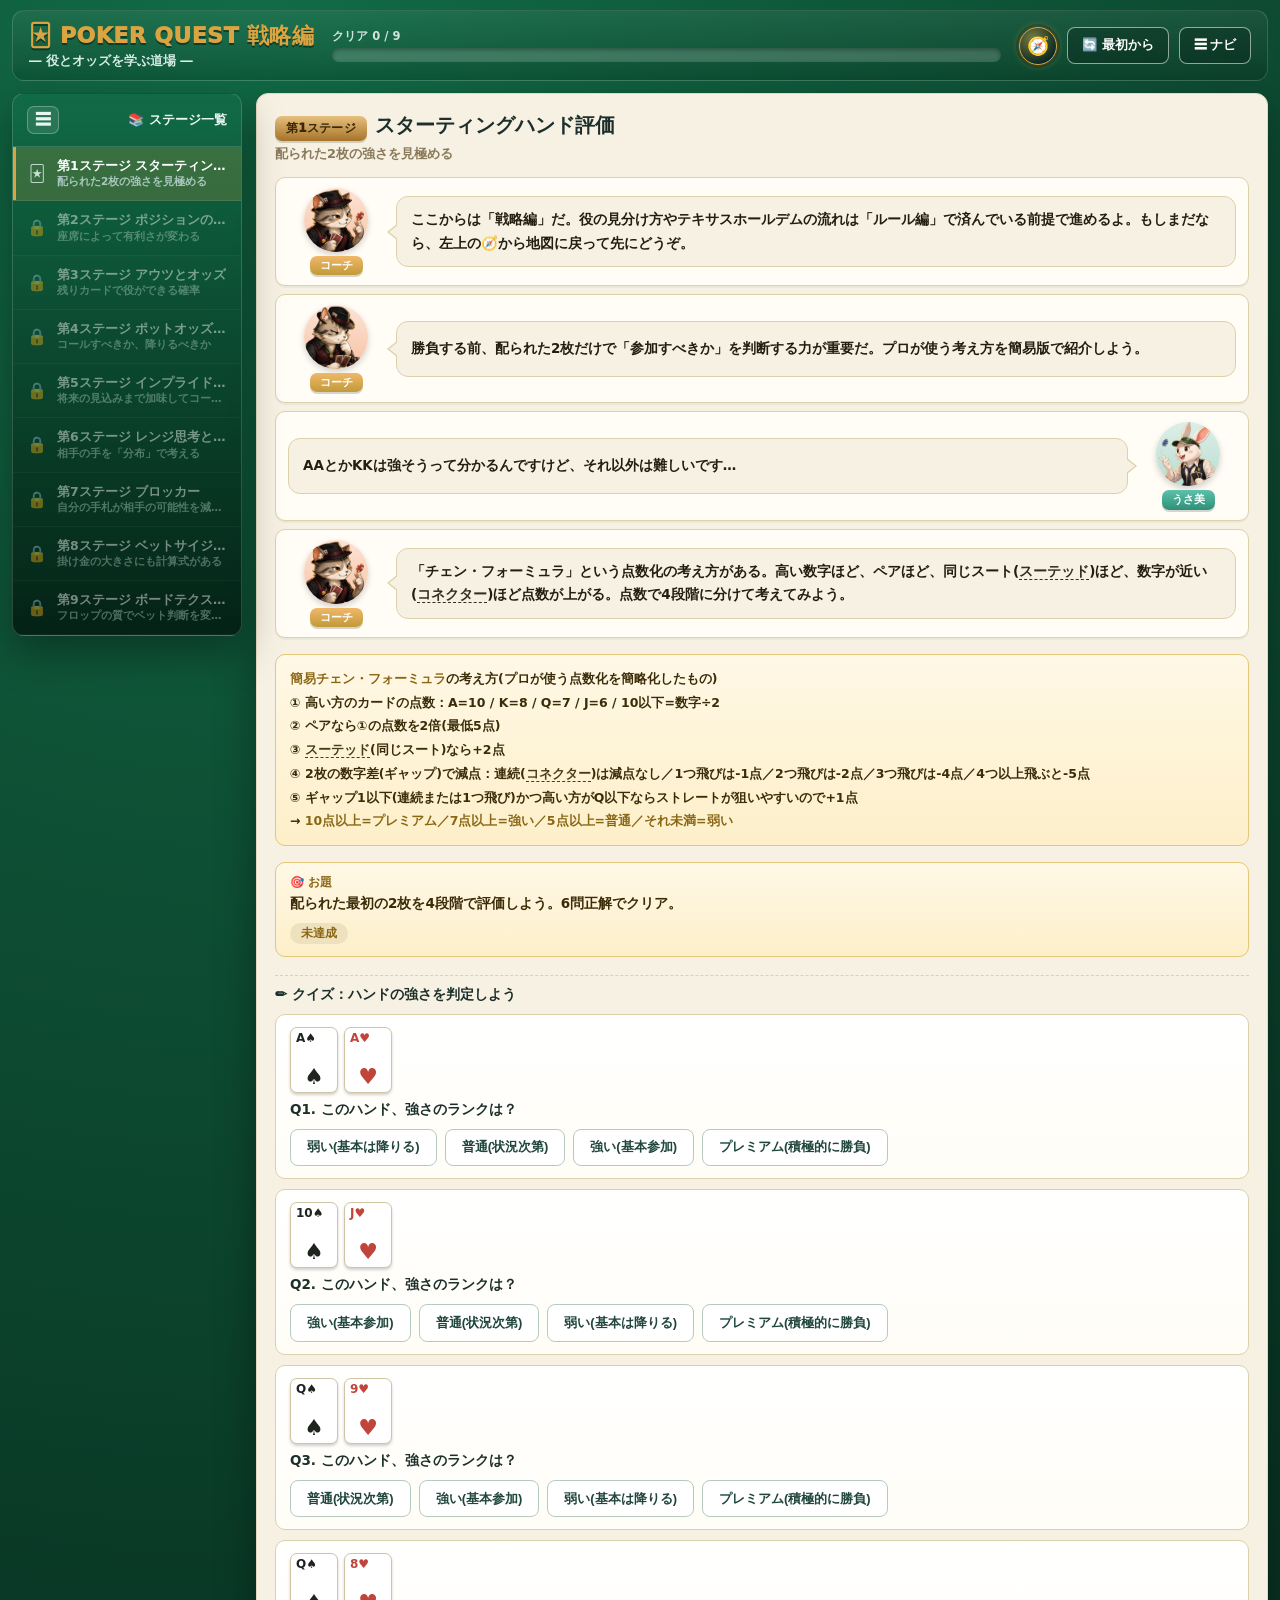
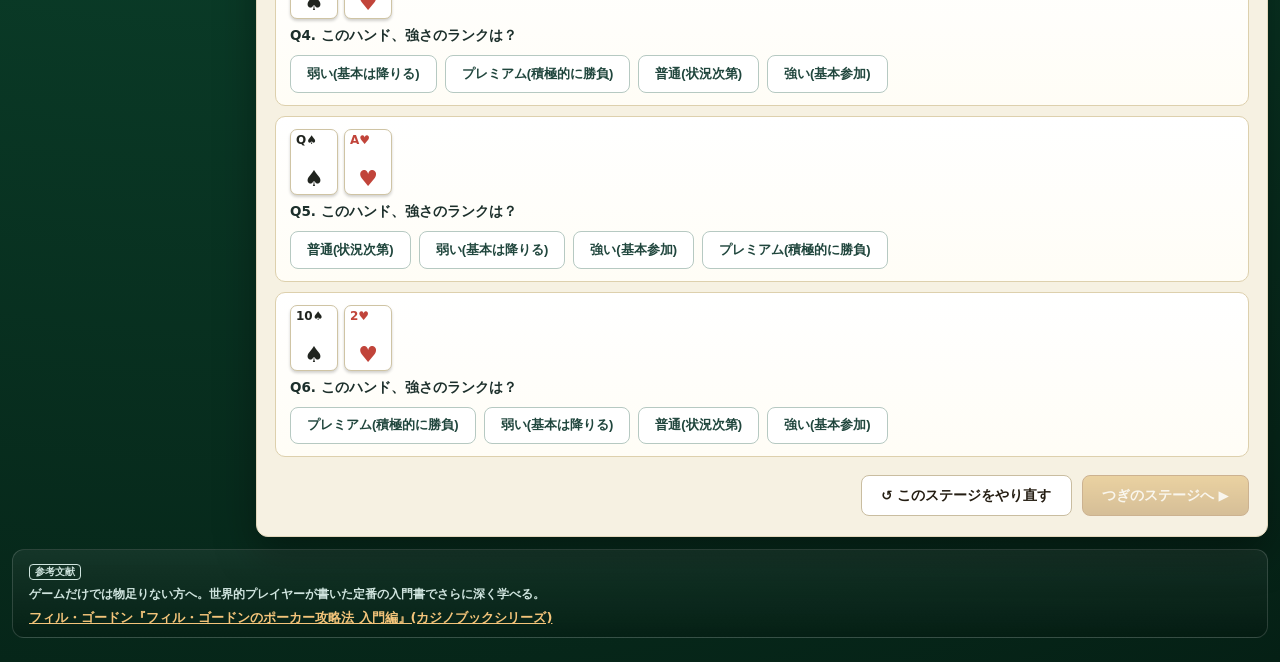
<file: strategy/index.html>
<!DOCTYPE html>
<html lang="ja">
<head>
<meta charset="UTF-8">
<meta name="viewport" content="width=device-width, initial-scale=1.0">
<title>POKER QUEST ― ポーカーの役とオッズを学ぶ ―</title>
<!-- Google tag (gtag.js) -->
<script async src="https://www.googletagmanager.com/gtag/js?id=G-9RTQCP2HXM"></script>
<script>
  window.dataLayer = window.dataLayer || [];
  function gtag(){dataLayer.push(arguments);}
  gtag('js', new Date());
  gtag('config', 'G-9RTQCP2HXM');
</script>
<style>
*,*::before,*::after{box-sizing:border-box;margin:0;padding:0}
html{-webkit-text-size-adjust:100%;text-size-adjust:100%}
html,body{max-width:100vw;overflow-x:hidden}
:root{
  --bg1:#0d4b32;--bg2:#116b46;--bg3:#052015;
  --paper:#f6f1e2;--paper2:#fffdf6;--ink:#241d12;--muted:#8a7a5c;--line:#ddd0ad;
  --gold:#d9a441;--gold-dark:#a6742a;
  --felt:#0f6b3f;--felt-dark:#083c23;
  --ok:#2f9e5c;--ok-bg:#e6f5ec;--ok-bd:#8fd1ab;
  --ng:#c8433f;--ng-bg:#fbe9e8;--ng-bd:#e79a97;
  --cred:#c1443a;--cblack:#20241f;
  --shadow:0 16px 40px rgba(0,0,0,.35);
  --r:10px;--f:system-ui,-apple-system,"Hiragino Sans","Yu Gothic",sans-serif;
}
body{font-family:var(--f);color:var(--ink);font-weight:600;min-height:100vh;
  background:radial-gradient(circle at 20% 0%,var(--bg2) 0,var(--bg1) 40%,var(--bg3) 100%);}
.app-shell{min-height:100vh;display:flex;flex-direction:column;gap:12px;padding:10px 12px 24px;}

/* Header */
.game-header{display:flex;align-items:center;gap:18px;flex-wrap:wrap;color:#fff;padding:10px 16px;
  background:linear-gradient(180deg,rgba(255,255,255,.06),rgba(0,0,0,.14));border-radius:12px;border:1px solid rgba(255,255,255,.15)}
.brand{display:flex;flex-direction:column;gap:2px;min-width:220px}
.brand-title{font-size:22px;font-weight:950;letter-spacing:.02em;color:var(--gold);text-shadow:0 2px 0 rgba(0,0,0,.4)}
.brand-sub{font-size:12.5px;font-weight:800;color:#d9ece7}
.head-progress-wrap{flex:1;min-width:160px;display:flex;flex-direction:column;gap:4px}
.head-progress-label{font-size:11.5px;color:#cfe4de;font-weight:800}
.head-progress{height:14px;background:rgba(255,255,255,.18);border-radius:999px;overflow:hidden;box-shadow:inset 0 2px 4px rgba(0,0,0,.3)}
.head-progress-fill{height:100%;width:0;background:linear-gradient(90deg,#f3c47a,var(--gold-dark));border-radius:999px;transition:width .4s}
.head-reset{padding:9px 14px;border:1.5px solid rgba(255,255,255,.55);border-radius:8px;background:rgba(0,0,0,.2);color:#fff;font-size:12.5px;font-weight:800;cursor:pointer;white-space:nowrap}
.head-reset:hover{background:rgba(255,255,255,.12)}
a.head-reset{text-decoration:none;display:inline-flex;align-items:center}
.head-reset.home-badge{width:38px;height:38px;padding:0;border-radius:50%;justify-content:center;background:radial-gradient(circle at 35% 30%, rgba(217,164,65,.5), rgba(10,40,38,1) 75%);border:1.5px solid var(--gold);box-shadow:0 0 0 3px rgba(0,0,0,.25),0 0 10px -2px var(--gold);font-size:18px}
.head-reset.home-badge:hover{box-shadow:0 0 0 3px rgba(0,0,0,.25),0 0 16px 0 var(--gold);background:rgba(0,0,0,.12);transform:translateY(-2px) scale(1.07)}

/* Header actions (home badge / reset / nav toggle) */
.header-actions{display:flex;align-items:center;gap:10px;margin-left:auto;flex-shrink:0}

/* Layout — off-canvas drawer pattern shared with the other quest games */
.game-layout{display:grid;grid-template-columns:230px minmax(0,1fr);gap:14px;align-items:start;transition:grid-template-columns .25s ease}
.side-backdrop{display:none}

/* Sidebar */
.side-panel{background:linear-gradient(180deg,rgba(17,107,70,.92),rgba(5,32,21,.95));border:1px solid rgba(255,255,255,.16);
  border-radius:12px;box-shadow:var(--shadow);overflow:hidden;position:sticky;top:10px;transition:width .25s ease}
.side-head{padding:12px 14px;font-size:13px;font-weight:900;color:#eaf6f2;border-bottom:1px solid rgba(255,255,255,.14);
  display:flex;align-items:center;gap:8px;min-height:20px}
.side-head-text{white-space:nowrap}
.side-toggle{width:32px;height:28px;border:1px solid rgba(255,255,255,.28);border-radius:7px;background:rgba(255,255,255,.10);
  color:#eaf6f2;font-weight:950;font-size:16px;cursor:pointer;line-height:1;flex-shrink:0}
.side-list{display:flex;flex-direction:column}
.side-item{display:flex;align-items:center;gap:10px;padding:11px 14px;border-bottom:1px solid rgba(255,255,255,.09);
  color:#c8ded7;cursor:pointer;user-select:none;touch-action:manipulation;min-width:0}
.side-item:hover{background:rgba(255,255,255,.06)}
.side-item.active{background:rgba(217,164,65,.2);box-shadow:inset 3px 0 0 var(--gold)}
.side-item.locked{opacity:.45;cursor:not-allowed}
.side-icon{font-size:16px;width:20px;text-align:center;flex-shrink:0}
.side-text{min-width:0}
.side-main{font-size:12.5px;font-weight:900;line-height:1.3;color:#fff;white-space:nowrap;overflow:hidden;text-overflow:ellipsis}
.side-sub{font-size:10.5px;color:#a9c7be;margin-top:1px;white-space:nowrap;overflow:hidden;text-overflow:ellipsis}

/* collapsed (icon-rail / off-canvas) state, toggled via #app-shell.side-collapsed */
.app-shell.side-collapsed .game-layout{grid-template-columns:64px minmax(0,1fr)}
.app-shell.side-collapsed .side-panel{width:64px}
.app-shell.side-collapsed .side-head{justify-content:center;padding:8px 6px}
.app-shell.side-collapsed .side-head-text{display:none}
.app-shell.side-collapsed .side-item{justify-content:center;padding:11px 6px}
.app-shell.side-collapsed .side-item .side-text{display:none}

/* Desktop: sidebar always fully expanded regardless of toggle state */
@media(min-width:901px){
  .app-shell.side-collapsed .game-layout{grid-template-columns:230px minmax(0,1fr) !important}
  .app-shell.side-collapsed .side-panel{width:auto !important}
  .app-shell.side-collapsed .side-head{justify-content:space-between !important;padding:12px 14px !important}
  .app-shell.side-collapsed .side-head-text{display:block !important}
  .app-shell.side-collapsed .side-item{justify-content:flex-start !important;padding:11px 14px !important}
  .app-shell.side-collapsed .side-item .side-text{display:block !important}
}
/* Tablet: collapsed = icon rail */
@media(max-width:900px){
  .game-layout{grid-template-columns:64px minmax(0,1fr);gap:8px}
  .app-shell:not(.side-collapsed) .game-layout{grid-template-columns:210px minmax(0,1fr)}
  .side-panel{position:sticky;top:8px}
}
/* Mobile: collapsed = fully hidden off-canvas drawer */
@media(max-width:700px){
  .game-layout{grid-template-columns:1fr}
  .app-shell.side-collapsed .game-layout,
  .app-shell:not(.side-collapsed) .game-layout{grid-template-columns:1fr}
  .side-panel{position:fixed;top:0;left:0;width:min(82vw,300px);height:100vh;height:100dvh;
    border-radius:0;transform:translateX(-100%);transition:transform .25s ease;
    box-shadow:10px 0 30px rgba(0,0,0,.45);overflow-y:auto;z-index:80}
  .app-shell.side-collapsed .side-panel{transform:translateX(-100%)}
  .app-shell:not(.side-collapsed) .side-panel{transform:translateX(0)}
  .side-backdrop{display:none;position:fixed;inset:0;background:rgba(6,12,18,.55);z-index:70}
  .app-shell:not(.side-collapsed) .side-backdrop{display:block}
  .game-header{padding:8px 12px}
}

/* Main area */
.main-area{background:var(--paper);border:1px solid #e3d8bd;border-radius:12px;padding:18px 18px 20px;box-shadow:var(--shadow);min-height:520px}
.chapter-head{margin-bottom:12px}
.chapter-badge{display:inline-block;background:linear-gradient(#e8c07f,var(--gold-dark));color:#3a2705;border-radius:7px;
  padding:4px 11px;font-size:12px;font-weight:950;letter-spacing:.02em;margin-right:8px;box-shadow:0 2px 0 rgba(0,0,0,.15)}
.chapter-title{display:inline;font-size:20px;font-weight:950;color:#1c2f2b}
.chapter-sub{font-size:13px;color:var(--muted);margin-top:4px;font-weight:700}

/* Dialogue */
.dialogue-scene{display:flex;flex-direction:column;gap:8px;margin:14px 0 16px}
.dialog-row{display:grid;grid-template-columns:96px minmax(0,1fr);gap:12px;align-items:stretch;border:1px solid var(--line);background:var(--paper2);border-radius:10px;padding:10px 12px;box-shadow:0 2px 0 rgba(0,0,0,.04)}
.dialog-row.right{grid-template-columns:minmax(0,1fr) 96px}
.dialog-row.right .dialog-character{order:2}
.dialog-row.right .dialog-bubble{order:1}
.dialog-character{display:flex;flex-direction:column;align-items:center;justify-content:center;gap:4px;min-width:0}
.dialog-avatar{width:64px;height:64px;border-radius:50%;display:flex;align-items:center;justify-content:center;font-size:30px;box-shadow:0 3px 6px rgba(0,0,0,.18);flex-shrink:0;overflow:hidden}
.dialog-avatar.coach{background:linear-gradient(#fde3d6,#f7c2a4)}
.dialog-avatar.stu{background:linear-gradient(#dcefe9,#b9dcd0)}
.dialog-avatar img{width:100%;height:100%;object-fit:cover}
.dialog-name{padding:3px 10px;border-radius:7px;color:#fff;font-weight:900;font-size:11px;line-height:1.2;box-shadow:0 2px 0 rgba(0,0,0,.16);white-space:nowrap;text-align:center}
.dialog-name.coach{background:linear-gradient(#f0b868,#c19a3a)}
.dialog-name.stu{background:linear-gradient(#5cc2ab,#2f8f78)}
.dialog-bubble{position:relative;align-self:center;background:var(--paper);border:1px solid var(--line);border-radius:12px;padding:11px 14px;color:var(--ink);font-size:13.5px;line-height:1.75;font-weight:700;min-height:56px;display:flex;flex-direction:column;justify-content:center}
.dialog-bubble::before{content:"";position:absolute;left:-10px;top:50%;transform:translateY(-50%);width:0;height:0;border-top:8px solid transparent;border-bottom:8px solid transparent;border-right:10px solid var(--line)}
.dialog-bubble::after{content:"";position:absolute;left:-8px;top:50%;transform:translateY(-50%);width:0;height:0;border-top:7px solid transparent;border-bottom:7px solid transparent;border-right:9px solid var(--paper)}
.dialog-row.right .dialog-bubble::before{left:auto;right:-10px;border-right:0;border-left:10px solid var(--line)}
.dialog-row.right .dialog-bubble::after{left:auto;right:-8px;border-right:0;border-left:9px solid var(--paper)}
@media (max-width:700px){
  .dialog-row,.dialog-row.right{grid-template-columns:74px minmax(0,1fr);padding:8px;gap:8px}
  .dialog-row.right .dialog-character{order:0}
  .dialog-row.right .dialog-bubble{order:1}
  .dialog-avatar{width:52px;height:52px;font-size:24px}
  .dialog-name{font-size:9.5px;padding:3px 7px}
  .dialog-bubble{font-size:13px;padding:9px 11px;min-height:0}
  .dialog-row.right .dialog-bubble::before{left:-10px;right:auto;border-left:0;border-right:10px solid var(--line)}
  .dialog-row.right .dialog-bubble::after{left:-8px;right:auto;border-left:0;border-right:9px solid var(--paper)}
}

/* Mission box */
.mission-box{background:linear-gradient(180deg,#fff8e6,#fdefc9);border:1px solid #e3c877;border-radius:10px;padding:12px 14px;margin-bottom:14px}
.mission-label{font-size:11.5px;font-weight:950;color:#8a6614;margin-bottom:3px}
.mission-text{font-size:13.5px;color:#3a2c08;font-weight:700;line-height:1.6}
.mission-status{display:inline-block;margin-top:8px;padding:3px 11px;border-radius:999px;font-size:11.5px;font-weight:900;
  background:#eee1bd;color:#8a6614}
.mission-status.ok{background:var(--ok-bg);color:var(--ok);border:1px solid var(--ok-bd)}

/* Stage nav / buttons */
.stage-nav{display:flex;justify-content:flex-end;gap:10px;margin-top:18px;flex-wrap:wrap}
.btn{border:1px solid #c9bda0;background:#fff;border-radius:8px;padding:.65rem 1.2rem;font-size:13.5px;cursor:pointer;
  color:var(--ink);font-family:var(--f);font-weight:800;touch-action:manipulation;-webkit-tap-highlight-color:transparent}
.btn:hover{background:#f4efe0}
.btn:disabled{opacity:.4;cursor:not-allowed}
.btn-primary{background:linear-gradient(#d9a441,#a6742a);border-color:#8f5518;color:#fff;box-shadow:0 3px 0 #6f430f}
.btn-primary:hover{opacity:.92;background:linear-gradient(#d9a441,#a6742a)}
.btn-primary:disabled{opacity:.4;cursor:not-allowed;box-shadow:none}

/* Generic choice buttons / quiz */
.choice-list{display:flex;flex-wrap:wrap;gap:8px;margin-top:10px}
.choice-btn{border:1.5px solid #b6c9c2;background:#fff;border-radius:8px;padding:.55rem 1rem;font-size:13px;font-weight:800;
  cursor:pointer;color:#20463d;touch-action:manipulation;text-align:left}
.choice-btn:hover{background:#eef7f3}
.choice-btn.choice-ok{background:var(--ok-bg);border-color:var(--ok-bd);color:var(--ok)}
.choice-btn.choice-ng{background:var(--ng-bg);border-color:var(--ng-bd);color:var(--ng)}
.quiz-q{font-size:13.5px;font-weight:850;color:#1c2f2b;margin-top:4px}
.quiz-head{font-size:14px;font-weight:950;color:#1c2f2b;margin:18px 0 10px;padding-top:10px;border-top:1px dashed var(--line)}
.quiz-card{background:linear-gradient(180deg,#fff,var(--paper2));border:1px solid var(--line);border-radius:10px;padding:12px 14px;margin-bottom:10px}
.quiz-card .hand-row,.quiz-card .vs-row,.quiz-card .hand-block{margin-bottom:8px}
.quiz-explain{margin-top:9px;font-size:12.5px;line-height:1.6;color:#3a2c08;background:#fff8e6;border:1px solid #e3c877;border-radius:8px;padding:8px 10px}

/* Playing cards */
.hand-row{display:flex;flex-wrap:wrap;gap:6px}
.hand-block{margin-bottom:10px}
.hand-label{font-size:11px;font-weight:900;color:var(--muted);margin-bottom:5px}
.pcard{width:48px;height:66px;background:#fff;border:1px solid #cfc4a4;border-radius:7px;box-shadow:0 2px 3px rgba(0,0,0,.18);
  display:flex;flex-direction:column;justify-content:space-between;padding:4px 5px;flex-shrink:0}
.pcard-corner{font-size:12px;font-weight:900;line-height:1}
.pcard-suit-big{font-size:22px;text-align:center;line-height:1}
.pcard.red{color:var(--cred)}
.pcard.black{color:var(--cblack)}

/* Reference table (stage 1) */
.ref-head{font-size:14px;font-weight:950;color:#1c2f2b;margin-bottom:10px}
.ref-table{display:flex;flex-direction:column;gap:6px;margin-bottom:8px}
.ref-row{display:grid;grid-template-columns:26px auto minmax(0,1fr);gap:12px;align-items:center;background:#fff;border:1px solid var(--line);border-radius:8px;padding:8px 10px}
.ref-rank{font-size:12px;font-weight:950;color:#fff;background:var(--gold-dark);border-radius:50%;width:22px;height:22px;display:flex;align-items:center;justify-content:center}
.ref-cards{display:flex;gap:3px}
.ref-cards .pcard{width:34px;height:47px;padding:2px 3px}
.ref-cards .pcard-corner{font-size:9px}
.ref-cards .pcard-suit-big{font-size:15px}
.ref-name{font-size:12.5px;font-weight:900;color:#1c2f2b}
.ref-desc{font-size:11px;color:var(--muted);margin-top:1px}
@media(max-width:560px){.ref-row{grid-template-columns:22px minmax(0,1fr);grid-template-areas:"n c" ". i"}
  .ref-rank{grid-area:n}.ref-cards{grid-area:c}.ref-info{grid-area:i}}

/* Interactive Hold'em flow diagram + stepper (stage 3: holdem rules) */
.pcard.back{background:repeating-linear-gradient(45deg,var(--felt),var(--felt) 4px,var(--felt-dark) 4px,var(--felt-dark) 8px);border-color:rgba(255,255,255,.35)}
.pcard.back.dim{opacity:.35}
.holdem-diagram{padding:16px}
.holdem-phase-tag{display:inline-block;font-size:10.5px;font-weight:950;color:#123;background:#e8c07f;border-radius:5px;padding:2px 9px;margin-bottom:8px}
.holdem-flow-banner{display:flex;align-items:center;gap:8px;flex-wrap:wrap;font-size:14px;font-weight:900;color:#fff;margin-bottom:10px}
.action-pill{display:inline-block;padding:2px 10px;border-radius:999px;font-size:11px;font-weight:950;color:#fff;flex-shrink:0}
.action-pill.deal,.action-pill.board{background:#6b7280}
.action-pill.sb,.action-pill.bb{background:#4d7fc9}
.action-pill.check{background:#6b7280}
.action-pill.bet{background:#b8791f}
.action-pill.call{background:#2f9e5c}
.action-pill.raise{background:#c1443a}
.action-pill.fold{background:#7a3530}
.action-pill.showdown{background:var(--gold-dark)}
.holdem-pot{text-align:center;color:#f3d99a;font-weight:950;font-size:14px;margin-bottom:10px}
.holdem-board-row{display:flex;justify-content:center;gap:6px;flex-wrap:wrap}
.holdem-seats{display:flex;justify-content:center;gap:10px;flex-wrap:wrap;margin-top:16px}
.holdem-seat{display:flex;flex-direction:column;align-items:center;gap:6px;background:rgba(0,0,0,.22);border-radius:10px;padding:10px 12px;min-width:108px;transition:opacity .2s}
.holdem-seat.you{background:rgba(217,164,65,.22);border:1px solid var(--gold)}
.holdem-seat.winner{outline:2px solid #8ef0b0;box-shadow:0 0 0 3px rgba(142,240,176,.25)}
.holdem-seat.folded{opacity:.45}
.holdem-seat-name{color:#fff;font-size:11.5px;font-weight:900;white-space:nowrap}
.holdem-seat-cards{display:flex;gap:3px}
.holdem-seat-cards .pcard{width:34px;height:47px;padding:2px 3px}
.holdem-seat-cards .pcard-corner{font-size:9px}
.holdem-seat-cards .pcard-suit-big{font-size:15px}
.holdem-seat-chip{font-size:10.5px;color:#f3d99a;font-weight:800;background:rgba(0,0,0,.3);border-radius:999px;padding:2px 10px;min-height:16px;text-align:center;white-space:nowrap}
.holdem-seat-chip.chip-blind{background:rgba(77,127,201,.6);color:#fff}
.holdem-seat-chip.chip-check{background:rgba(107,114,128,.55);color:#fff}
.holdem-seat-chip.chip-bet{background:rgba(184,121,31,.65);color:#fff}
.holdem-seat-chip.chip-call{background:rgba(47,158,92,.6);color:#fff}
.holdem-seat-chip.chip-raise{background:rgba(193,68,58,.65);color:#fff}
.holdem-seat-chip.chip-fold{background:rgba(122,53,48,.6);color:#fff}
.holdem-seat-chip.chip-order{background:rgba(0,0,0,.4);color:#f3d99a;font-weight:950}

/* Circular table diagram (position stage): seats placed around an oval,
   like looking down at a real table. No fixed "you" seat (the button
   rotates every hand), no per-seat number/action badges — captions plus
   ring-highlight states (start/acting/resolved/blind) carry the teaching. */
.poker-oval-wrap{position:relative;width:100%;max-width:440px;aspect-ratio:1.4;margin:4px auto 0}
.poker-oval-felt{position:absolute;inset:0;border-radius:50%;background:radial-gradient(ellipse at center, var(--felt) 0%, var(--felt-dark) 100%);box-shadow:inset 0 0 26px rgba(0,0,0,.4)}
.poker-oval-seat{position:absolute;transform:translate(-50%,-50%);display:flex;flex-direction:column;align-items:center}
.poker-oval-seat-badge{width:46px;height:46px;border-radius:50%;background:rgba(0,0,0,.35);border:2px solid rgba(255,255,255,.3);
  display:flex;align-items:center;justify-content:center;color:#fff;font-size:10px;font-weight:900;text-align:center;line-height:1.1;padding:2px}
.poker-oval-seat.blind .poker-oval-seat-badge{border-color:#4d7fc9;box-shadow:0 0 0 4px rgba(77,127,201,.3)}
.poker-oval-seat.start .poker-oval-seat-badge{border-color:#8ef0b0;box-shadow:0 0 0 4px rgba(142,240,176,.3)}
.poker-oval-seat.acting .poker-oval-seat-badge{border-color:#f3d99a;box-shadow:0 0 0 5px rgba(243,217,154,.3)}
.poker-oval-seat.resolved .poker-oval-seat-badge{opacity:.5}
.poker-oval-seat.zone-early .poker-oval-seat-badge{border-color:#e2664d;box-shadow:0 0 0 4px rgba(226,102,77,.35)}
.poker-oval-seat.zone-mid .poker-oval-seat-badge{border-color:#e0b64d;box-shadow:0 0 0 4px rgba(224,182,77,.35)}
.poker-oval-seat.zone-late .poker-oval-seat-badge{border-color:#5ec98f;box-shadow:0 0 0 4px rgba(94,201,143,.35)}
.poker-oval-zone-tag{text-align:center;font-size:12px;font-weight:900;margin-top:8px;padding:3px 10px;border-radius:999px;display:inline-block}
.poker-oval-zone-wrap{text-align:center}
.holdem-caption{color:#e5f2eb;font-size:12.5px;line-height:1.7;margin-top:14px;background:rgba(0,0,0,.2);border-radius:8px;padding:10px 12px}
.step-controls{display:flex;align-items:center;justify-content:center;gap:14px;margin:14px 0}
.step-progress{font-size:12px;color:var(--muted);font-weight:800;min-width:60px;text-align:center}

/* Main pot / side pot mini-diagram (all-in scenario) */
.action-pill.allin{background:#8b3fae}
.action-pill.split{background:#8b3fae}
.holdem-seat-chip.chip-allin{background:rgba(139,63,174,.65);color:#fff}
.holdem-seat-stack{font-size:10px;color:#a9c7be;margin-top:-2px}
.pot-split-row{display:flex;justify-content:center;gap:14px;flex-wrap:wrap;margin-bottom:4px}
.pot-split-box{background:rgba(0,0,0,.25);border-radius:10px;padding:8px 18px;text-align:center;min-width:120px}
.pot-split-box.side{background:rgba(139,63,174,.22)}
.pot-split-label{font-size:10.5px;color:#cfe4de;font-weight:800}
.pot-split-amount{font-size:17px;color:#f3d99a;font-weight:950}
.pot-split-eligible{font-size:10px;color:#a9c7be;margin-top:2px;line-height:1.5}
.holdem-seat-result-tag{display:inline-block;font-size:9.5px;font-weight:950;color:#123;background:#8ef0b0;border-radius:5px;padding:1px 7px;margin-top:4px}
.holdem-seat-result-tag.side{background:#d8b6f0}

.action-grid{display:grid;grid-template-columns:1fr;gap:6px;margin-top:6px}
@media(min-width:520px){.action-grid{grid-template-columns:1fr 1fr}}
.action-item{font-size:12.5px;line-height:1.6}
.action-item b{color:#8a6614}

/* Compare (stage 2) */
.vs-row{display:flex;align-items:center;gap:12px;flex-wrap:wrap}
.vs-divider{font-size:13px;font-weight:950;color:var(--gold-dark);flex-shrink:0}

/* Chen formula box (stage 4) */
.chen-box{background:linear-gradient(180deg,#fff8e6,#fdefc9);border:1px solid #e3c877;border-radius:10px;padding:12px 14px;margin-bottom:16px;font-size:12.5px;line-height:1.9;color:#3a2c08}
.chen-box b{color:#8a6614}

/* Bet sizing stage: concrete 3-trial worked example */
.bluff-trials{display:flex;flex-direction:column;gap:8px;margin-bottom:16px}
.bluff-trial{display:grid;grid-template-columns:1fr 70px;grid-template-areas:"label result" "desc desc";gap:2px 12px;align-items:center;background:#fff;border:1px solid var(--line);border-radius:8px;padding:10px 12px}
.bluff-trial-label{grid-area:label;font-size:12.5px;font-weight:900;color:#1c2f2b}
.bluff-trial-result{grid-area:result;font-size:20px;font-weight:950;text-align:right}
.bluff-trial-result.plus{color:var(--ok)}
.bluff-trial-result.minus{color:var(--ng)}
.bluff-trial-desc{grid-area:desc;font-size:11.5px;color:var(--muted);line-height:1.5}

/* Position stage: reference table + "who is acting" highlight */
.pos-table{display:flex;flex-direction:column;gap:6px;margin-bottom:16px}
.pos-row{display:grid;grid-template-columns:64px minmax(0,1fr) minmax(0,1fr) 90px;gap:10px;align-items:center;background:#fff;border:1px solid var(--line);border-radius:8px;padding:9px 12px}
.pos-row.head{background:transparent;border:none;padding:0 12px;font-size:10.5px;font-weight:900;color:var(--muted)}
.pos-name{font-size:13px;font-weight:950;color:#1c2f2b}
.pos-cell{font-size:11.5px;color:var(--muted);line-height:1.5}
.pos-cat{font-size:11px;font-weight:900;text-align:center;border-radius:999px;padding:3px 8px}
.pos-cat.early{background:var(--ng-bg);color:var(--ng)}
.pos-cat.mid{background:#fff3d6;color:#8a6614}
.pos-cat.late{background:var(--ok-bg);color:var(--ok)}
.pos-cat.blind{background:#e2ecfb;color:#3a5f9c}
@media(max-width:560px){.pos-row{grid-template-columns:1fr 1fr;grid-template-areas:"n n" "a b" "c c"}.pos-row.head{display:none}
  .pos-name{grid-area:n}.pos-cell:nth-of-type(1){grid-area:a}.pos-cell:nth-of-type(2){grid-area:b}.pos-cat{grid-area:c;justify-self:start}}
.holdem-seat.acting{outline:2px dashed #f3d99a;box-shadow:0 0 0 4px rgba(243,217,154,.18)}

/* Range grid (13x13 starting-hand chart) */
.range-grid-wrap{display:flex;gap:18px;flex-wrap:wrap;justify-content:center;margin-bottom:10px}
.range-grid-block{flex:1;min-width:250px;max-width:360px}
.range-grid-title{font-size:11.5px;font-weight:900;color:#1c2f2b;margin-bottom:6px;text-align:center}
.range-grid{display:grid;grid-template-columns:repeat(13,1fr);gap:2px}
.range-cell{aspect-ratio:1;display:flex;align-items:center;justify-content:center;font-size:8px;font-weight:800;border-radius:2px;color:#1c2f2b}
.range-cell.bucket-premium{background:#2f9e5c;color:#fff}
.range-cell.bucket-strong{background:#8fd1ab}
.range-cell.bucket-playable{background:#f3e08a}
.range-cell.bucket-out{background:#eee6d3;color:#b8ab8c}
.range-legend{display:flex;justify-content:center;gap:12px;flex-wrap:wrap;font-size:10.5px;margin-bottom:16px;color:var(--muted)}
.range-legend-item{display:flex;align-items:center;gap:4px}
.range-legend-swatch{width:12px;height:12px;border-radius:2px;display:inline-block}

/* Blocker combo grid */
.blocker-combo-grid{display:flex;flex-wrap:wrap;gap:10px;justify-content:center;margin-bottom:16px}
.blocker-combo{width:96px;padding:8px;text-align:center;border-radius:8px;border:1.5px solid var(--line);background:#fff}
.blocker-combo .hand-row{justify-content:center;margin-bottom:6px}
.blocker-combo .pcard{width:30px;height:42px;padding:2px 3px}
.blocker-combo .pcard-corner{font-size:8px}
.blocker-combo .pcard-suit-big{font-size:13px}
.blocker-combo-label{font-size:10.5px;font-weight:900}
.blocker-combo.blocked{background:#eee6d3;border-color:#ddd0ad}
.blocker-combo.blocked .pcard{opacity:.4}
.blocker-combo.blocked .blocker-combo-label{color:#b8ab8c}
.blocker-combo.possible{background:var(--ok-bg);border-color:var(--ok-bd)}
.blocker-combo.possible .blocker-combo-label{color:var(--ok)}

/* Scenario info card (outs / pot odds) */
.scenario-info{display:flex;flex-wrap:wrap;gap:6px 16px;background:#fbf7ea;border:1px solid var(--line);border-radius:8px;padding:8px 12px;font-size:12.5px;font-weight:800;color:#3a2c08}
.scenario-info span b{color:var(--gold-dark)}

/* Shared table felt background (used by the position-stage oval table) */
.table-felt{background:radial-gradient(ellipse at center, var(--felt) 0%, var(--felt-dark) 100%);border-radius:14px;padding:16px;box-shadow:inset 0 0 24px rgba(0,0,0,.4)}

/* Ending */
.ending{text-align:center;padding:20px 10px}
.ending h2{font-size:22px;margin-bottom:14px;color:#1c2f2b}
.ending p{font-size:13.5px;line-height:1.8;color:#3a2c08;margin-bottom:16px}
.ending-list{text-align:left;display:inline-block;background:#fff8e6;border:1px solid #e3c877;border-radius:10px;padding:14px 18px;font-size:12.5px;line-height:2;color:#3a2c08;margin-bottom:18px}

/* Book recommendation */
#book-recommend{background:linear-gradient(180deg,rgba(255,255,255,.06),rgba(0,0,0,.14));border:1px solid rgba(255,255,255,.15);border-radius:12px;padding:10px 16px}
.book-recommend-label{display:inline-block;font-size:10px;font-weight:900;color:#cfe4de;border:1px solid #cfe4de;border-radius:4px;padding:0 5px;margin:0 0 6px}
.book-recommend-lead{font-size:12px;color:#cfe4de;margin:0 0 4px;font-weight:700}
#book-recommend a{font-size:13px;color:#f3c47a;font-weight:900;text-decoration:underline}

/* Glossary: clickable jargon terms + popover definition */
.glossary-term{border-bottom:1.5px dashed currentColor;opacity:.92;cursor:help;touch-action:manipulation}
.glossary-term:hover,.glossary-term:active{background:rgba(217,164,65,.22);border-radius:2px}
#glossary-tooltip{position:fixed;z-index:300;max-width:280px;background:#1c2f2b;color:#fff;border:1px solid var(--gold);
  border-radius:8px;padding:10px 30px 10px 12px;font-size:12.5px;line-height:1.6;box-shadow:0 8px 24px rgba(0,0,0,.45);
  display:none}
#glossary-tooltip.show{display:block}
#glossary-tooltip .gt-term{font-weight:950;color:var(--gold);margin-bottom:4px;font-size:12.5px}
#glossary-tooltip .gt-def{color:#eaf6f2}
#glossary-tooltip .gt-close{position:absolute;top:4px;right:6px;width:22px;height:22px;cursor:pointer;color:#cfe4de;
  font-size:14px;background:none;border:none;font-family:inherit}
</style>
</head>
<body>
<div class="app-shell side-collapsed" id="app-shell">
  <header class="game-header">
    <div class="brand">
      <div class="brand-title">🃏 POKER QUEST 戦略編</div>
      <div class="brand-sub">― 役とオッズを学ぶ道場 ―</div>
    </div>
    <div class="head-progress-wrap">
      <div class="head-progress-label" id="progress-label">クリア 0 / 10</div>
      <div class="head-progress"><div class="head-progress-fill" id="progress-fill"></div></div>
    </div>
    <div class="header-actions">
      <a class="head-reset home-badge" href="../index.html" title="ポーカークエスト目次へ" aria-label="ポーカークエスト目次へ">🧭</a>
      <button class="head-reset" id="btn-reset-all">🔄 最初から</button>
      <button class="head-reset" id="head-nav-toggle" title="ステージ一覧の表示切替">☰ ナビ</button>
    </div>
  </header>

  <div class="game-layout">
    <div class="side-backdrop" id="side-backdrop"></div>
    <aside class="side-panel">
      <div class="side-head">
        <button class="side-toggle" id="sidebar-toggle" title="ステージ一覧の表示切替" aria-label="ステージ一覧の表示切替">☰</button>
        <span class="side-head-text">📚 ステージ一覧</span>
      </div>
      <div class="side-list" id="side-list"></div>
    </aside>
    <main class="main-area" id="main-area"></main>
  </div>

  <div id="book-recommend"></div>
</div>

<script>
'use strict';

/* =====================================================================
   utilities
   ===================================================================== */
function qs(sel, root){ return (root||document).querySelector(sel); }
function escapeHtml(s){ return String(s).replace(/&/g,'&amp;').replace(/</g,'&lt;').replace(/>/g,'&gt;'); }
function randInt(min,max){ return min + Math.floor(Math.random()*(max-min+1)); }
function pick(arr){ return arr[randInt(0,arr.length-1)]; }
function shuffleArr(arr){ const a=[...arr]; for(let i=a.length-1;i>0;i--){ const j=randInt(0,i); [a[i],a[j]]=[a[j],a[i]]; } return a; }
function sampleN(arr,n){ return shuffleArr(arr).slice(0,n); }

/* =====================================================================
   glossary: tap a jargon term anywhere in the page to see its definition.
   linkGlossaryIn() walks the rendered text of a container and wraps any
   matching term in a clickable span; a single delegated click listener
   (set up once at boot) shows a positioned tooltip. Re-running
   linkGlossaryIn on already-linked content is a no-op (it skips text
   nodes whose ancestor is already a .glossary-term), so callers can
   call it freely after every re-render without worrying about double-wrapping.
   ===================================================================== */
const GLOSSARY = {
  'ホールカード': '自分だけに配られる、他のプレイヤーには見せない2枚の手札。',
  'コミュニティカード': 'テーブル中央に公開される、全員で共有するカード(フロップ3枚+ターン1枚+リバー1枚の計5枚)。',
  'プリフロップ': 'ホールカードが配られた直後、コミュニティカードがまだ1枚も公開されていない最初のベッティングラウンド。手札2枚だけを頼りに判断する。',
  'ポストフロップ': 'フロップが公開されて以降の総称。フロップ・ターン・リバーの3つのベッティングラウンドをまとめてこう呼ぶ。手札に加えて公開されたコミュニティカードの情報も使って判断できる。',
  'フロップ': '最初に公開される3枚のコミュニティカード。ここから2回目のベッティングラウンドが始まる。',
  'ターン': 'フロップの次に公開される4枚目のコミュニティカード。',
  'リバー': '最後に公開される5枚目のコミュニティカード。',
  'ショーダウン': '最後まで残ったプレイヤー同士でカードを見せ合い、役の強さを比べること。',
  'キッカー': '役の直接の構成には使わない、残りのカード。同じ役同士の勝敗を決める材料になる。',
  'スーテッド': '2枚の手札が同じスート(マーク)であること。役や強さの計算にプラスに働く。',
  'コネクター': '2枚の手札の数字が連続していること(例：9と8)。ストレートを狙いやすい。',
  'ブラインド': 'プリフロップで強制的に賭けさせられる少額のベット。',
  'スモールブラインド': 'ブラインドのうち少ない方の額。ボタンの次に座る人が払う。',
  'ビッグブラインド': 'ブラインドのうち多い方の額。スモールブラインドの次に座る人が払う。',
  'オールイン': '残っているチップをすべて賭けること。それ以上は賭けようがない。',
  'メインポット': 'オールインが起きたとき、参加者全員が獲得資格を持つポットの部分。',
  'サイドポット': 'オールインした人より多く賭けた人たちだけが獲得資格を持つ、追加のポット。',
  'ポジション': 'テーブル上の座席の位置。行動する順番と、得られる情報量を左右する。',
  'ボタン': 'ディーラー役を示す印。この位置にいる人は、フロップ以降は常に最後に行動できる。',
  'アウツ': '今の手札を、より強い役に完成させてくれる残りのカードの枚数。',
  'ドロー': '役があと少しで完成しそうな、未完成の状態。',
  'ポットオッズ': 'コールに必要な金額と、獲得できるポットの大きさの比率から計算する「必要勝率」。',
  'エクイティ': '今の時点での、自分が最終的に勝てる見込みの確率。',
  '期待値': '長期的に見たときの、平均的な損得の見込み。プラスなら得(+EV)、マイナスなら損(-EV)。',
  'レンジ': '相手が持っている可能性のある手札の範囲(分布)。1つの手に決め打ちしない考え方。',
  'ハンドリーディング': '相手の行動から、持っている手札のレンジを読み取る技術。',
  'ブラフ': '弱い手なのに強い手のふりをして、相手を降ろさせるための賭け方。',
};
const GLOSSARY_REGEX = new RegExp('(' + Object.keys(GLOSSARY).sort((a,b)=>b.length-a.length).map(t=>t.replace(/[.*+?^${}()|[\]\\]/g,'\\$&')).join('|') + ')');
function linkGlossaryIn(root){
  if(!root) return;
  const walker = document.createTreeWalker(root, NodeFilter.SHOW_TEXT);
  const targets = [];
  let node;
  while((node = walker.nextNode())){
    if(!node.nodeValue || !GLOSSARY_REGEX.test(node.nodeValue)) continue;
    let el = node.parentElement, skip = false;
    while(el && el!==root){
      if(el.tagName==='BUTTON' || el.tagName==='H2' || el.classList.contains('glossary-term') || el.classList.contains('choice-btn') || el.classList.contains('chapter-title')){ skip = true; break; }
      el = el.parentElement;
    }
    if(!skip) targets.push(node);
  }
  targets.forEach(textNode=>{
    const parts = textNode.nodeValue.split(GLOSSARY_REGEX);
    if(parts.length<=1) return;
    // Wrap everything in a single inline <span> (not a bare DocumentFragment) so
    // that replacing the one original text node still leaves exactly one child
    // in the parent — this matters because several containers in this app use
    // display:flex (e.g. .dialog-bubble), where multiple top-level sibling
    // nodes would each become their own flex item and stack on separate lines.
    const wrap = document.createElement('span');
    parts.forEach((part,i)=>{
      if(!part) return;
      if(i%2===1){
        const span = document.createElement('span');
        span.className = 'glossary-term';
        span.textContent = part;
        span.dataset.term = part;
        wrap.appendChild(span);
      } else {
        wrap.appendChild(document.createTextNode(part));
      }
    });
    textNode.parentNode.replaceChild(wrap, textNode);
  });
}
function showGlossaryTooltip(span){
  const def = GLOSSARY[span.dataset.term];
  if(!def) return;
  let tip = document.getElementById('glossary-tooltip');
  if(!tip){
    tip = document.createElement('div');
    tip.id = 'glossary-tooltip';
    tip.innerHTML = '<button class="gt-close" aria-label="閉じる">✕</button><div class="gt-term"></div><div class="gt-def"></div>';
    document.body.appendChild(tip);
    tip.querySelector('.gt-close').addEventListener('click', (e)=>{ e.stopPropagation(); hideGlossaryTooltip(); });
  }
  tip.querySelector('.gt-term').textContent = span.dataset.term;
  tip.querySelector('.gt-def').textContent = def;
  tip.classList.remove('show'); tip.style.visibility = 'hidden'; tip.classList.add('show');
  const rect = span.getBoundingClientRect();
  const tw = tip.offsetWidth, th = tip.offsetHeight;
  let left = rect.left, top = rect.bottom + 6;
  if(left + tw > window.innerWidth - 8) left = window.innerWidth - tw - 8;
  if(left < 8) left = 8;
  if(top + th > window.innerHeight - 8) top = rect.top - th - 6;
  if(top < 8) top = 8;
  tip.style.left = left + 'px';
  tip.style.top = top + 'px';
  tip.style.visibility = '';
}
function hideGlossaryTooltip(){
  const tip = document.getElementById('glossary-tooltip');
  if(tip) tip.classList.remove('show');
}
document.addEventListener('click', (e)=>{
  const term = e.target.closest('.glossary-term');
  if(term){ e.stopPropagation(); showGlossaryTooltip(term); return; }
  if(!e.target.closest('#glossary-tooltip')) hideGlossaryTooltip();
});

/* =====================================================================
   card model
   ===================================================================== */
const SUITS = ['s','h','d','c'];
const SUIT_SYMBOL = {s:'♠',h:'♥',d:'♦',c:'♣'};
function mkCard(rank,suit){ return {rank,suit}; }
function rankLabel(r){ return r===14?'A': r===13?'K': r===12?'Q': r===11?'J': String(r); }
function cardHtml(card){
  const red = card.suit==='h'||card.suit==='d';
  return `<div class="pcard ${red?'red':'black'}"><div class="pcard-corner">${rankLabel(card.rank)}${SUIT_SYMBOL[card.suit]}</div><div class="pcard-suit-big">${SUIT_SYMBOL[card.suit]}</div></div>`;
}
function freshDeck(){ const d=[]; SUITS.forEach(s=>{ for(let r=2;r<=14;r++) d.push(mkCard(r,s)); }); return d; }
function randDistinctRanks(n){
  const pool=[]; for(let r=2;r<=14;r++) pool.push(r);
  return sampleN(pool,n);
}

/* =====================================================================
   hand evaluator (verified against brute-force outs counting & many
   randomized category checks before shipping)
   ===================================================================== */
function evaluate5(cards){
  const ranksSorted = cards.map(c=>c.rank).sort((a,b)=>b-a);
  const suits = cards.map(c=>c.suit);
  const isFlush = suits.every(s=>s===suits[0]);
  const uniqueRanks = [...new Set(ranksSorted)];
  let isStraight=false, straightHigh=0;
  if(uniqueRanks.length===5){
    if(uniqueRanks[0]-uniqueRanks[4]===4){ isStraight=true; straightHigh=uniqueRanks[0]; }
    else if(JSON.stringify(uniqueRanks)===JSON.stringify([14,5,4,3,2])){ isStraight=true; straightHigh=5; }
  }
  const counts = {};
  ranksSorted.forEach(r=>counts[r]=(counts[r]||0)+1);
  const groups = Object.entries(counts).map(([r,c])=>({rank:Number(r),count:c}))
     .sort((a,b)=> b.count-a.count || b.rank-a.rank);

  if(isStraight && isFlush) return {cat:8, tie:[straightHigh]};
  if(groups[0].count===4) return {cat:7, tie:[groups[0].rank, groups[1].rank]};
  if(groups[0].count===3 && groups[1] && groups[1].count>=2) return {cat:6, tie:[groups[0].rank, groups[1].rank]};
  if(isFlush) return {cat:5, tie:ranksSorted};
  if(isStraight) return {cat:4, tie:[straightHigh]};
  if(groups[0].count===3) return {cat:3, tie:[groups[0].rank, ...groups.slice(1).map(g=>g.rank)]};
  if(groups[0].count===2 && groups[1] && groups[1].count===2){
    const kicker = groups[2].rank;
    return {cat:2, tie:[groups[0].rank, groups[1].rank, kicker]};
  }
  if(groups[0].count===2) return {cat:1, tie:[groups[0].rank, ...groups.slice(1).map(g=>g.rank)]};
  return {cat:0, tie:ranksSorted};
}
function compareEval(a,b){
  if(a.cat!==b.cat) return a.cat-b.cat;
  for(let i=0;i<Math.max(a.tie.length,b.tie.length);i++){
    const av=a.tie[i]||0, bv=b.tie[i]||0;
    if(av!==bv) return av-bv;
  }
  return 0;
}
function kCombinations(arr, k){
  const results=[];
  function helper(start, combo){
    if(combo.length===k){ results.push([...combo]); return; }
    for(let i=start;i<arr.length;i++){ combo.push(arr[i]); helper(i+1,combo); combo.pop(); }
  }
  helper(0,[]);
  return results;
}
function bestOf(cards){
  const combos = cards.length===5 ? [cards] : kCombinations(cards,5);
  let best=null, bestCombo=null;
  combos.forEach(c=>{ const e=evaluate5(c); if(!best || compareEval(e,best)>0){ best=e; bestCombo=c; } });
  return {eval:best, cards:bestCombo};
}
const CAT_NAMES = ['ハイカード','ワンペア','ツーペア','スリーカード','ストレート','フラッシュ','フルハウス','フォーカード','ストレートフラッシュ'];
function catDisplayName(ev){ return (ev.cat===8 && ev.tie[0]===14) ? 'ロイヤルフラッシュ' : CAT_NAMES[ev.cat]; }

/* =====================================================================
   simplified Chen-formula starting hand score
   ===================================================================== */
function cardVal(r){ if(r===14) return 10; if(r===13) return 8; if(r===12) return 7; if(r===11) return 6; return r/2; }
function chenScore(r1,r2,suited){
  const hi=Math.max(r1,r2), lo=Math.min(r1,r2);
  let score = cardVal(hi);
  if(r1===r2){ return Math.max(score*2, 5); }
  if(suited) score += 2;
  const gap = hi-lo-1;
  if(gap===1) score-=1; else if(gap===2) score-=2; else if(gap===3) score-=4; else if(gap>=4) score-=5;
  if(gap<=1 && hi<=12) score+=1;
  return Math.max(score,0);
}
function classifyBucket(score){ if(score>=10) return 'premium'; if(score>=7) return 'strong'; if(score>=5) return 'playable'; return 'weak'; }

/* =====================================================================
   dialogue renderer
   ===================================================================== */
function renderDialogue(lines){
  let coachTurn = 0, stuTurn = 0;
  return lines.map(l=>{
    const isStu = l.who === 'stu';
    let img;
    if(l.who==='coach'){ img = (coachTurn++ % 2===0) ? '../images/cat.png' : '../images/catThink.png'; }
    else { img = (stuTurn++ % 2===0) ? '../images/rabbit.png' : '../images/rabbitThink.png'; }
    const name = l.who==='coach' ? 'コーチ' : 'うさ美';
    return `<div class="dialog-row${isStu?' right':''}">
      <div class="dialog-character"><div class="dialog-avatar ${l.who}"><img src="${img}" alt="${name}"></div><div class="dialog-name ${l.who}">${name}</div></div>
      <div class="dialog-bubble">${l.text}</div>
    </div>`;
  }).join('');
}

/* =====================================================================
   generic MCQ quiz block — every card must be answered correctly on
   the first click for the stage's onDone callback to fire; a wrong
   click locks that card until the whole stage is retried.
   ===================================================================== */
function renderQuizArea(container, quizzes, onDone){
  container.innerHTML = quizzes.map((q,qi)=>`
    <div class="quiz-card" data-qi="${qi}">
      ${q.visual || ''}
      <div class="quiz-q">Q${qi+1}. ${q.q}</div>
      <div class="choice-list">${q.choices.map((c,ci)=>`<button class="choice-btn" data-qi="${qi}" data-ci="${ci}">${escapeHtml(c)}</button>`).join('')}</div>
      <div class="quiz-explain" style="display:none"></div>
    </div>`).join('');
  linkGlossaryIn(container);
  const solved = new Set();
  container.querySelectorAll('.choice-btn').forEach(btn=>{
    btn.addEventListener('click', ()=>{
      const qi = Number(btn.dataset.qi), ci = Number(btn.dataset.ci);
      const card = container.querySelector(`.quiz-card[data-qi="${qi}"]`);
      if(card.classList.contains('answered')) return;
      const q = quizzes[qi];
      const isOk = ci === q.correct;
      card.querySelectorAll('.choice-btn').forEach((b,i)=>{
        if(i===q.correct) b.classList.add('choice-ok');
        else if(i===ci && !isOk) b.classList.add('choice-ng');
      });
      card.classList.add('answered');
      const ex = card.querySelector('.quiz-explain');
      ex.style.display = 'block';
      ex.innerHTML = (isOk ? '✅ 正解。 ' : '❌ 不正解。 ') + q.explain;
      linkGlossaryIn(ex);
      if(isOk){ solved.add(qi); if(solved.size === quizzes.length) onDone(); }
    });
  });
}

/* =====================================================================
   Stage 3: スターティングハンド評価
   ===================================================================== */
function buildStarting(root, ctx){
  const BUCKET_LABELS = {premium:'プレミアム(積極的に勝負)', strong:'強い(基本参加)', playable:'普通(状況次第)', weak:'弱い(基本は降りる)'};
  const order = ['premium','strong','playable','weak'];
  const targets = ['premium','strong','playable','weak','strong','weak'];
  const quizzes = targets.map(target=>{
    let r1,r2,suited,score,bucket, tries=0;
    do{
      const ranks = randDistinctRanks(2);
      if(Math.random()<0.15){ r1=ranks[0]; r2=ranks[0]; suited=false; }
      else { r1=ranks[0]; r2=ranks[1]; suited = Math.random()<0.4; }
      score = chenScore(r1,r2,suited);
      bucket = classifyBucket(score);
      tries++;
    } while(bucket!==target && tries<800);
    const cardObjs = (r1===r2) ? [mkCard(r1,'s'),mkCard(r2,'h')]
      : suited ? [mkCard(r1,'s'),mkCard(r2,'s')] : [mkCard(r1,'s'),mkCard(r2,'h')];
    const choices = shuffleArr(order.map(o=>BUCKET_LABELS[o]));
    const correctLabel = BUCKET_LABELS[bucket];
    return {
      visual: `<div class="hand-row">${cardObjs.map(cardHtml).join('')}</div>`,
      q: 'このハンド、強さのランクは？',
      choices,
      correct: choices.indexOf(correctLabel),
      explain: `簡易スコア ${score.toFixed(1)}点 → 「${correctLabel}」に分類されます。`,
    };
  });
  root.innerHTML = `
    <div class="chen-box">
      <b>簡易チェン・フォーミュラ</b>の考え方(プロが使う点数化を簡略化したもの)<br>
      ① 高い方のカードの点数：A=10 / K=8 / Q=7 / J=6 / 10以下=数字÷2<br>
      ② ペアなら①の点数を2倍(最低5点)<br>
      ③ スーテッド(同じスート)なら+2点<br>
      ④ 2枚の数字差(ギャップ)で減点：連続(コネクター)は減点なし／1つ飛びは-1点／2つ飛びは-2点／3つ飛びは-4点／4つ以上飛ぶと-5点<br>
      ⑤ ギャップ1以下(連続または1つ飛び)かつ高い方がQ以下ならストレートが狙いやすいので+1点<br>
      → <b>10点以上=プレミアム／7点以上=強い／5点以上=普通／それ未満=弱い</b>
    </div>
    ${ctx.missionBoxHtml}
    <div class="quiz-head">✏️ クイズ：ハンドの強さを判定しよう</div>
    <div id="quiz-area"></div>
  `;
  renderQuizArea(qs('#quiz-area', root), quizzes, ctx.complete);
}

/* =====================================================================
   Stage: ポジションの概念
   ===================================================================== */
const POSITION_ZONE_LABEL = {early:'アーリーポジション', mid:'ミドルポジション', late:'レイトポジション', blind:'ブラインド'};
const POSITION_TABLE = [
  {name:'UTG', pre:'プリフロップ：1番目(最初)', post:'フロップ以降：3番目', cat:'early'},
  {name:'UTG+1', pre:'プリフロップ：2番目', post:'フロップ以降：4番目', cat:'early'},
  {name:'MP', pre:'プリフロップ：3番目', post:'フロップ以降：5番目', cat:'mid'},
  {name:'LJ(ロージャック)', pre:'プリフロップ：4番目', post:'フロップ以降：6番目', cat:'mid'},
  {name:'HJ(ハイジャック)', pre:'プリフロップ：5番目', post:'フロップ以降：7番目', cat:'mid'},
  {name:'CO(カットオフ)', pre:'プリフロップ：6番目', post:'フロップ以降：8番目', cat:'late'},
  {name:'BTN(ボタン)', pre:'プリフロップ：7番目', post:'フロップ以降：9番目(最後・最強)', cat:'late'},
  {name:'SB(スモールブラインド)', pre:'プリフロップ：8番目', post:'フロップ以降：1番目(最初)', cat:'blind'},
  {name:'BB(ビッグブラインド)', pre:'プリフロップ：9番目(最後)', post:'フロップ以降：2番目', cat:'blind'},
];
/* デモは下の一覧表とまったく同じ9つの座席を使い、フルテーブルで一貫させて誤解を避ける。
   「アーリー/ミドル/レイト」はどれも1つの席の呼び名ではなく、近い性質の複数席を
   まとめた"大まかな範囲"の呼び方——という点をズーム演出(zoneHighlight)で見せる。 */
/* Seats listed in real clockwise physical order around the table (fixed
   geometry — only the "current street" changes who acts first, not where
   anyone is sitting). No seat is pinned to "you": the button rotates every
   hand, so labeling one seat "あなた" would be misleading. */
const POSITION_DEMO_SEATS = [
  {key:'utg', name:'UTG', zone:'early'},
  {key:'utg1', name:'UTG+1', zone:'early'},
  {key:'mp', name:'MP', zone:'mid'},
  {key:'lj', name:'LJ', zone:'mid'},
  {key:'hj', name:'HJ', zone:'mid'},
  {key:'co', name:'CO', zone:'late'},
  {key:'btn', name:'BTN', zone:'late'},
  {key:'sb', name:'SB', zone:'blind'},
  {key:'bb', name:'BB', zone:'blind'},
];
const POSITION_SEAT_ANGLES = POSITION_DEMO_SEATS.map((_,i)=>-90 + i*40); // degrees, clockwise from top
function ovalSeatStyle(i){
  const rad = POSITION_SEAT_ANGLES[i] * Math.PI/180;
  const x = 50 + 45*Math.cos(rad);
  const y = 50 + 42*Math.sin(rad);
  return `left:${x}%;top:${y}%`;
}
const POSITION_DEMO_EVENTS = [
  {banner:'9人テーブルで見てみよう',
    caption:'UTG・UTG+1・MP・LJ・HJ・CO・BTN・SB・BBの9つの座席。SB・BBは「ブラインドを払う」独立した席で、他の7つとは別物であることに注意しよう。'},
  {zoneHighlight:'early', banner:'UTG・UTG+1の2席が「アーリーポジション」',
    caption:'どちらも一番早く判断しなければならない、情報が少なく不利な席のグループ。「アーリー」は1つの席の名前ではなく、こうした複数の席をまとめた呼び方。'},
  {zoneHighlight:'mid', banner:'MP・LJ・HJの3席が「ミドルポジション」',
    caption:'MP・LJ(ロージャック)・HJ(ハイジャック)の3席をまとめてこう呼ぶ。アーリーほど不利ではないが、レイトほど有利でもない中間のグループ。'},
  {zoneHighlight:'late', banner:'CO・BTNの2席が「レイトポジション」',
    caption:'CO(カットオフ)とBTN(ボタン)をまとめてこう呼ぶ。後で行動できる＝もっとも有利なグループで、参加するハンドを広げやすい。'},
  {zoneHighlight:'blind', banner:'SB・BBは「ブラインド」という別枠',
    caption:'SB・BBはプリフロップこそ最後の2人だが、フロップ以降は逆に最初の2人になる特殊な立場。アーリー/ミドル/レイトのどれにも含めず、別枠で扱う。'},
  {blindKeys:['sb','bb'], banner:'プリフロップ開始：まずブラインドが強制的に賭けられる',
    caption:'ブラインドとは、プリフロップで強制的に賭けさせられる少額のベット。BTNのすぐ左隣のSBが5、その隣のBBが10を払う。他の7人はブラインドを払わない。'},
  {start:'utg', banner:'プリフロップの行動順：UTGから時計回りにBBまで',
    caption:'プリフロップはUTGが最初。UTG→UTG+1→MP→LJ→HJ→CO→BTN→SB→BBの順に時計回りで進み、ブラインドを払ったSB・BBが逆に最後の2人になる(BBは「オプション」を持つため一番最後)。'},
  {start:'sb', banner:'フロップ以降は順番が変わる：SBから時計回りにBTNまで',
    caption:'フロップ以降は一転、SBが最初。SB→BB→UTG→UTG+1→MP→LJ→HJ→CO→BTNの順に進み、BTNが常に最後——これがレイトポジションが最強と言われる理由。'},
  {acting:'sb', banner:'SBの番：誰の反応も見られないまま判断',
    caption:'SBは、自分の手札とボードの情報だけで判断しなければならない。フロップ以降、最初に行動する立場。'},
  {acting:'bb', resolvedKeys:['sb'], banner:'BBの番：SBの行動だけは見てから判断できる',
    caption:'BBは、SBがチェックしたという情報を1つ得たうえで判断できる。'},
  {resolvedKeys:['sb','bb','utg','utg1','mp','lj','hj'], banner:'アーリー・ミドルの面々も、順番に前の人の反応を見ながら判断していく',
    caption:'自分より前に行動した人数が多いほど、判断材料は増えていく。COはこの時点でもう7人分の情報を得られる。'},
  {acting:'co', resolvedKeys:['sb','bb','utg','utg1','mp','lj','hj'], banner:'COの番：レイトポジションの入り口',
    caption:'CO(カットオフ)は、BTNの1つ前。レイトポジションの中では2番目に行動するが、それでも他の7人の情報を得たうえで判断できる。'},
  {acting:'btn', resolvedKeys:['sb','bb','utg','utg1','mp','lj','hj','co'], banner:'BTNの番：他の8人全員の行動を見てから判断できる',
    caption:'一番遅く行動するBTNが、もっとも多くの情報を得られる＝もっとも有利なポジション。テーブルの人数が増えるほど、この情報差はさらに大きくなる。'},
];
function renderPositionDemo(container, idx){
  const ev = POSITION_DEMO_EVENTS[idx];
  const seatsHtml = POSITION_DEMO_SEATS.map((s,i)=>{
    const classes = ['poker-oval-seat'];
    if(ev.blindKeys && ev.blindKeys.includes(s.key)) classes.push('blind');
    if(ev.start===s.key) classes.push('start');
    if(ev.acting===s.key) classes.push('acting');
    if(ev.resolvedKeys && ev.resolvedKeys.includes(s.key)) classes.push('resolved');
    if(ev.zoneHighlight){
      if(s.zone===ev.zoneHighlight) classes.push('zone-'+s.zone);
      else classes.push('resolved');
    }
    const label = ev.start===s.key ? `▶ ${s.name}` : s.name;
    return `<div class="${classes.join(' ')}" style="${ovalSeatStyle(i)}">
      <div class="poker-oval-seat-badge">${label}</div>
    </div>`;
  }).join('');
  const zoneTag = ev.zoneHighlight ? `<div class="poker-oval-zone-wrap"><span class="poker-oval-zone-tag pos-cat ${ev.zoneHighlight}">${POSITION_ZONE_LABEL[ev.zoneHighlight]}</span></div>` : '';
  container.innerHTML = `
    <div class="table-felt holdem-diagram">
      <div class="holdem-flow-banner">${ev.banner}</div>
      <div class="poker-oval-wrap"><div class="poker-oval-felt"></div>${seatsHtml}</div>
      ${zoneTag}
      <div class="holdem-caption">${ev.caption}</div>
    </div>`;
}
function mountPositionDemo(root){
  let stepIdx = 0;
  function render(){
    renderPositionDemo(qs('#position-demo-diagram', root), stepIdx);
    linkGlossaryIn(qs('#position-demo-diagram', root));
    qs('#position-demo-progress', root).textContent = `${stepIdx+1} / ${POSITION_DEMO_EVENTS.length}`;
    qs('#position-demo-prev', root).disabled = stepIdx===0;
  }
  qs('#position-demo-prev', root).addEventListener('click', ()=>{ if(stepIdx>0){ stepIdx--; render(); } });
  qs('#position-demo-next', root).addEventListener('click', ()=>{
    stepIdx = (stepIdx < POSITION_DEMO_EVENTS.length-1) ? stepIdx+1 : 0;
    render();
  });
  render();
}
function buildPosition(root, ctx){
  const posTableHtml = POSITION_TABLE.map(p=>`
    <div class="pos-row">
      <div class="pos-name">${p.name}</div>
      <div class="pos-cell">${p.pre}</div>
      <div class="pos-cell">${p.post}</div>
      <div class="pos-cat ${p.cat}">${POSITION_ZONE_LABEL[p.cat].replace('ポジション','')}</div>
    </div>`).join('');

  const quizzes = [
    {q:'BTN(ボタン)は、フロップ以降は何番目に行動する？', choices:['真ん中あたり','最後(全員の後)','最初'], correct:1,
      explain:'ポストフロップでは常にボタンが最後に行動する。もっとも情報が多く得られる、最強のポジション。'},
    {q:'UTGは、プリフロップで何番目に行動する？', choices:['中盤','最後','最初(ブラインドのすぐ次)'], correct:2,
      explain:'UTGは"Under The Gun"の略で、ブラインドの次、つまり一番最初に判断しなければならない。'},
    {q:'「アーリーポジション」とは、どういう意味？', choices:['UTGだけを指す、たった1つの席の名前','UTG・UTG+1など、近い性質の複数の席をまとめた大まかな範囲の呼び方','SB・BBの別の呼び方'], correct:1,
      explain:'「アーリー」「ミドル」「レイト」はどれも1つの席ではなく、UTG・UTG+1(アーリー)やMP・LJ・HJ(ミドル)のように、近い性質の複数席をまとめた大まかな範囲の呼び方。'},
    {q:'SB(スモールブラインド)は、フロップ以降は何番目に行動する？', choices:['最初','2番目','最後'], correct:0,
      explain:'プリフロップでは遅い方(ボタンの次)のSBだが、フロップ以降は全員の中で最初に行動しなければならない。「プリフロップは遅い＝フロップ以降も遅い」とは限らない典型例。'},
    {q:'「後で行動できるほど有利」なのはなぜ？', choices:['持ち時間が長くもらえるから','相手の行動を見てから自分の判断を決められるから','ポットに多く賭けられるから'], correct:1,
      explain:'相手がチェックしたかベットしたかという情報を先に得られるので、より正確な判断ができる。'},
    {q:'ポジションが良い(遅い)とき、参加するハンドの範囲はどうするのが基本？', choices:['変える必要はない','狭めるべき','広げてもよい'], correct:2,
      explain:'情報優位があるぶん、多少弱いハンドでも参加しやすい。次のステージで学ぶ「レンジ」の考え方にもつながる。'},
    {q:'ポジションが悪い(早い)とき、参加するハンドの範囲はどうするのが基本？', choices:['強いハンドに絞るべき','広げてもよい','関係ない'], correct:0,
      explain:'情報が少ないぶん、不利を負けにくくするために、強いハンドに絞って参加するのが基本。'},
  ];

  root.innerHTML = `
    <div class="ref-head">📖 ポジションで情報量が変わる</div>
    <div id="position-demo-diagram"></div>
    <div class="step-controls">
      <button class="btn" id="position-demo-prev">◀ 前へ</button>
      <span class="step-progress" id="position-demo-progress"></span>
      <button class="btn btn-primary" id="position-demo-next">次へ ▶</button>
    </div>
    <div class="ref-head">📋 ポジションの一覧(9人テーブルの例)</div>
    <div class="pos-table">
      <div class="pos-row head"><div>ポジション</div><div>プリフロップ</div><div>フロップ以降</div><div>分類</div></div>
      ${posTableHtml}
    </div>
    ${ctx.missionBoxHtml}
    <div class="quiz-head">✏️ クイズ：ポジションの理解を確認しよう</div>
    <div id="quiz-area"></div>
  `;
  mountPositionDemo(root);
  renderQuizArea(qs('#quiz-area', root), quizzes, ctx.complete);
}

/* =====================================================================
   Stage 4: アウツとオッズ
   (outs figures verified by brute-force enumeration against the deck)
   ===================================================================== */
const OUTS_SCENARIOS = [
  { hole:[[14,'s'],[13,'s']], board:[[12,'s'],[7,'s'],[2,'h']], outs:9, streets:2, draw:'フラッシュドロー' },
  { hole:[[9,'d'],[8,'c']], board:[[7,'s'],[6,'h'],[2,'d']], outs:8, streets:2, draw:'オープンエンド・ストレートドロー' },
  { hole:[[11,'h'],[10,'s']], board:[[9,'d'],[7,'c'],[2,'s']], outs:4, streets:2, draw:'ガットショット(インサイド)ドロー' },
  { hole:[[14,'h'],[5,'h']], board:[[13,'h'],[9,'h'],[4,'c'],[2,'d']], outs:9, streets:1, draw:'フラッシュドロー(ターン)' },
  { hole:[[11,'s'],[10,'s']], board:[[9,'s'],[8,'h'],[2,'s']], outs:15, streets:2, draw:'コンボドロー(フラッシュ+ストレート)' },
];
function numericChoices(correct, spread, unit){
  const set = new Set([correct]);
  let guard=0;
  while(set.size<4 && guard<200){ guard++; const d = correct + randInt(-spread,spread); if(d>0 && d!==correct) set.add(d); }
  return shuffleArr([...set]).map(n=>n+unit);
}
function buildOuts(root, ctx){
  const quizzes = [];
  OUTS_SCENARIOS.forEach(sc=>{
    const hole = sc.hole.map(([r,s])=>mkCard(r,s));
    const board = sc.board.map(([r,s])=>mkCard(r,s));
    const pct = sc.outs * (sc.streets===2 ? 4 : 2);
    const visual = `<div class="hand-block"><div class="hand-label">ホールカード</div><div class="hand-row">${hole.map(cardHtml).join('')}</div></div>
      <div class="hand-block"><div class="hand-label">ボード(${sc.streets===2?'フロップ':'ターンまで'})</div><div class="hand-row">${board.map(cardHtml).join('')}</div></div>
      <div class="scenario-info">状況：<b>${sc.draw}</b></div>`;
    const outsChoicesArr = numericChoices(sc.outs, 4, '枚');
    quizzes.push({
      visual,
      q: 'この状況、役を完成させる「アウツ」は何枚？',
      choices: outsChoicesArr,
      correct: outsChoicesArr.indexOf(sc.outs+'枚'),
      explain: `残りのカードの中で役を完成させるのは${sc.outs}枚です。`,
    });
    const pctChoicesArr = numericChoices(pct, 12, '%').map(s=>'約'+s);
    quizzes.push({
      visual,
      q: `残り${sc.streets===2?'2枚(ターン・リバー)':'1枚(リバー)'}で完成する確率を「4-2ルール」(アウツ×${sc.streets===2?'4':'2'})で概算すると、およそ何％？`,
      choices: pctChoicesArr,
      correct: pctChoicesArr.indexOf('約'+pct+'%'),
      explain: `${sc.outs}枚 × ${sc.streets===2?'4':'2'} ≈ ${pct}%(4-2ルールによる概算値)。`,
    });
  });
  root.innerHTML = `${ctx.missionBoxHtml}<div class="quiz-head">✏️ クイズ：アウツとオッズを計算しよう</div><div id="quiz-area"></div>`;
  renderQuizArea(qs('#quiz-area', root), shuffleArr(quizzes), ctx.complete);
}

/* =====================================================================
   Stage 5: ポットオッズと期待値
   ===================================================================== */
const POTODDS_SCENARIOS = [
  {pot:100,bet:50, equity:36, draw:'フラッシュドロー(9アウツ)'},
  {pot:100,bet:100, equity:32, draw:'オープンエンド・ストレートドロー(8アウツ)'},
  {pot:200,bet:40, equity:16, draw:'ガットショット(4アウツ)'},
  {pot:50,bet:50, equity:60, draw:'コンボドロー(15アウツ)'},
  {pot:300,bet:75, equity:18, draw:'フラッシュドロー・ターン(9アウツ)'},
];
function buildPotOdds(root, ctx){
  const quizzes = POTODDS_SCENARIOS.map(sc=>{
    const required = sc.bet/(sc.pot+sc.bet)*100;
    const decision = sc.equity > required ? 'コール' : 'フォールド';
    const visual = `<div class="scenario-info">
      <span>ポット：<b>${sc.pot}</b></span>
      <span>相手のベット：<b>${sc.bet}</b></span>
      <span>あなたの勝率(エクイティ)：<b>${sc.equity}%</b></span>
      <span>状況：<b>${sc.draw}</b></span>
    </div>`;
    const choices = ['コール','フォールド'];
    return {
      visual,
      q: 'コール？ それともフォールド？',
      choices,
      correct: choices.indexOf(decision),
      explain: `必要勝率(ポットオッズ) = ${sc.bet}/(${sc.pot}+${sc.bet}) ≈ ${required.toFixed(1)}%。あなたの勝率は${sc.equity}%なので、`
        + (decision==='コール' ? '勝率の方が高く、コールが期待値プラス(+EV)です。' : '必要勝率に届かないため、フォールドが無難です。'),
    };
  });
  root.innerHTML = `
    <div class="chen-box">
      <b>ポットオッズの考え方</b><br>
      必要勝率 = 相手のベット ÷ (ポット + 相手のベット) × 100<br>
      → この必要勝率より、自分の勝率(エクイティ)が<b>高ければコール</b>、<b>低ければフォールド</b>が基本。
    </div>
    ${ctx.missionBoxHtml}
    <div class="quiz-head">✏️ クイズ：コールかフォールドか判断しよう</div>
    <div id="quiz-area"></div>
  `;
  renderQuizArea(qs('#quiz-area', root), quizzes, ctx.complete);
}

/* =====================================================================
   Stage: インプライドオッズ
   (required-equity math verified in Node: the two worked examples below
   genuinely flip fold->call once future winnings are added)
   ===================================================================== */
const IMPLIED_SCENARIOS = [
  {pot:100, bet:50, future:100, equity:30, draw:'フラッシュドロー、フロップ'},
  {pot:200, bet:100, future:0, equity:25, draw:'ストレートドロー、リバー(もう先がない)'},
  {pot:60, bet:30, future:150, equity:20, draw:'ガットショット、フロップ'},
  {pot:100, bet:100, future:50, equity:35, draw:'コンボドロー、ターン'},
  {pot:90, bet:30, future:180, equity:18, draw:'フラッシュドロー、フロップ(相手のスタックが深い)'},
];
function buildImpliedOdds(root, ctx){
  const quizzes = IMPLIED_SCENARIOS.map(sc=>{
    const plainRequired = sc.bet/(sc.pot+sc.bet)*100;
    const impliedRequired = sc.bet/(sc.pot+sc.bet+sc.future)*100;
    const decision = sc.equity > impliedRequired ? 'コール' : 'フォールド';
    const visual = `<div class="scenario-info">
      <span>ポット：<b>${sc.pot}</b></span>
      <span>相手のベット：<b>${sc.bet}</b></span>
      <span>役が完成した後に見込める追加獲得額：<b>${sc.future}</b></span>
      <span>あなたの勝率(エクイティ)：<b>${sc.equity}%</b></span>
      <span>状況：<b>${sc.draw}</b></span>
    </div>`;
    const choices = ['コール','フォールド'];
    return {
      visual,
      q: 'コール？ それともフォールド？',
      choices,
      correct: choices.indexOf(decision),
      explain: `普通のポットオッズなら必要勝率は${sc.bet}/(${sc.pot}+${sc.bet})≈${plainRequired.toFixed(1)}%。`
        + `でも今後さらに${sc.future}を見込めるなら、必要勝率は${sc.bet}/(${sc.pot}+${sc.bet}+${sc.future})≈${impliedRequired.toFixed(1)}%まで下がる。`
        + `あなたの勝率は${sc.equity}%なので、`
        + (decision==='コール' ? 'こちらの方が高く、コールが期待値プラス(+EV)です。' : 'それでも必要勝率に届かないため、フォールドが無難です。'),
    };
  });
  quizzes.push(
    {q:'インプライドオッズの考え方が特に効果を発揮しやすいのはどのタイミング？',
      choices:['フロップなど早い段階(まだベットが残っている)','リバー(もうこれ以上ベットが続かない)'], correct:0,
      explain:'まだ先のストリートがあるほど、役が完成した後に追加でお金を引き出せるチャンスが多い。リバーは最後のカードなので、追加で見込める金額は基本的に0になり、普通のポットオッズと同じになる。'},
    {q:'役が完成した後に見込める「追加獲得額」の見積もりが大きいほど、必要勝率はどうなる？',
      choices:['上がる(コールしにくくなる)','下がる(コールしやすくなる)','変わらない'], correct:1,
      explain:'追加で見込める金額が大きいほど、「今すぐの見返り」が小さくても将来の見返りで元が取れるので、コールに必要な勝率のラインは下がる。'},
  );
  root.innerHTML = `
    <div class="chen-box">
      <b>ポットオッズだけでは見落とすもの</b><br>
      前のステージの「必要勝率」は、<b>今のポットと今のベット</b>だけを見た計算だった。
      でも実際は、役が完成した後にもう1回・2回とベッティングラウンドが残っていることが多い。
      相手が強い手を持っていれば、そこでさらにお金を払ってくれる(＝あなたが追加で獲得できる)かもしれない。
      この「将来の見込み」まで加味した考え方が<b>インプライドオッズ</b>。
    </div>
    <div class="chen-box">
      <b>公式は、必要勝率の式に「見込める追加獲得額」を足すだけ</b><br>
      必要勝率(インプライドオッズ版) = ベット額 ÷ (ポット + ベット額 + 見込める追加獲得額) × 100<br>
      例：ポット100・ベット50 → 普通の必要勝率は 50/(100+50)≈<b>33%</b>。もし完成後にさらに100を見込めるなら、
      50/(100+50+100)≈<b>20%</b>まで下がる。勝率30%のドローなら、普通のポットオッズでは<b>フォールド</b>だったのに、
      インプライドオッズで考えると<b>コール</b>に変わる。
    </div>
    ${ctx.missionBoxHtml}
    <div class="quiz-head">✏️ クイズ：インプライドオッズで判断しよう</div>
    <div id="quiz-area"></div>
  `;
  renderQuizArea(qs('#quiz-area', root), quizzes, ctx.complete);
}

/* =====================================================================
   Stage: レンジ思考とハンドリーディング
   (range grid derived from the same simplified Chen formula used in
   the starting-hand stage — thresholds verified in Node: score>=7 covers
   40/169 combo-classes, score>=5 covers 80/169)
   ===================================================================== */
function rangeGridHtml(threshold, title){
  let cells = '';
  for(let i=0;i<13;i++){
    for(let j=0;j<13;j++){
      const a=14-i, b=14-j;
      const hi=Math.max(a,b), lo=Math.min(a,b), suited=(a!==b) && (i<j);
      const score = a===b ? chenScore(a,a,false) : chenScore(hi,lo,suited);
      const included = score>=threshold;
      const bucket = classifyBucket(score);
      const label = a===b ? `${rankLabel(a)}${rankLabel(a)}` : (i<j ? `${rankLabel(hi)}${rankLabel(lo)}s` : `${rankLabel(hi)}${rankLabel(lo)}o`);
      cells += `<div class="range-cell ${included ? 'bucket-'+bucket : 'bucket-out'}">${label}</div>`;
    }
  }
  return `<div class="range-grid-block"><div class="range-grid-title">${title}</div><div class="range-grid">${cells}</div></div>`;
}
function buildRange(root, ctx){
  const quizzes = [
    {q:'レンジ表で「含まれるハンドの割合」が広いのは、アーリーとレイトのどちらのポジションが基本？',
      choices:['アーリーポジション','レイトポジション(ボタンなど)'], correct:1,
      explain:'ポジションが良い(遅い)ほど情報優位があるので、多少弱いハンドでも参加できる＝レンジが広くなる。'},
    {q:'アーリーポジションの狭いレンジに含まれる可能性が高いのは？',
      choices:['A♠A♥(プレミアム)','7♠2♥(弱い)'], correct:0,
      explain:'アーリーポジションは情報が少なく不利なので、AAのようなプレミアムハンドに絞って参加するのが基本。'},
    {q:'レイトポジションの広いレンジには含まれるが、アーリーポジションの狭いレンジには含まれない可能性が高いのは？',
      choices:['K♠K♥(プレミアム)','8♠6♠(普通クラス)'], correct:1,
      explain:'86sのような「普通」クラスのハンドは、情報優位のあるレイトポジションでは参加圏内だが、アーリーポジションでは見送られやすい。KKはどちらのレンジにも入るプレミアムハンド。'},
    {q:'相手がアーリーポジションから参加してきた場合と、レイトポジションから参加してきた場合、平均してハンドが強いと推測すべきなのは？',
      choices:['レイトポジションから参加してきた方','どちらも同じ','アーリーポジションから参加してきた方'], correct:2,
      explain:'アーリーポジションはレンジが狭い(強いハンドに絞られている)ぶん、参加してきたこと自体が「平均して強いハンド」のサインになりやすい。'},
    {q:'「1つの決め打ちのハンド」ではなく「レンジ(分布)」で相手を考える一番の利点は？',
      choices:['相手の手が100%分かるようになる','情報が少なくても、判断の精度を上げられる','ポットが自動的に増える'], correct:1,
      explain:'相手の正確な手は分からなくても、これまでの行動(ポジション・ベット等)から「あり得る手の範囲」を絞り込むことで、より精度の高い判断ができる。'},
  ];
  root.innerHTML = `
    <div class="ref-head">📊 ポジションでレンジの広さが変わる</div>
    <div class="range-grid-wrap">
      ${rangeGridHtml(7, 'アーリーポジションの狭いレンジ(約24%)')}
      ${rangeGridHtml(5, 'ボタンの広いレンジ(約47%)')}
    </div>
    <div class="range-legend">
      <span class="range-legend-item"><span class="range-legend-swatch" style="background:#2f9e5c"></span>プレミアム</span>
      <span class="range-legend-item"><span class="range-legend-swatch" style="background:#8fd1ab"></span>強い</span>
      <span class="range-legend-item"><span class="range-legend-swatch" style="background:#f3e08a"></span>普通</span>
      <span class="range-legend-item"><span class="range-legend-swatch" style="background:#eee6d3"></span>対象外</span>
    </div>
    <div class="chen-box">
      <b>レンジ(範囲)で考える</b>とは、相手の手を「1つに決め打ち」せず「あり得るハンドの分布」で捉える技術。
      前のステージで学んだハンド強さのランクは、そのままポジションごとの「参加レンジ」の目安になる——
      アーリーポジションなら<b>プレミアム＋強い</b>だけ、レイトポジションなら<b>普通クラスまで</b>広げる、というように。
      相手の行動(どのポジションから参加してきたか、ベットしたか)を積み重ねるほど、このレンジはどんどん絞り込まれていく。
    </div>
    ${ctx.missionBoxHtml}
    <div class="quiz-head">✏️ クイズ：レンジ思考を確認しよう</div>
    <div id="quiz-area"></div>
  `;
  renderQuizArea(qs('#quiz-area', root), quizzes, ctx.complete);
}

/* =====================================================================
   Stage: ブロッカー
   (combo counts verified in Node: C(4,2)=6 total AA combos, C(3,2)=3
   remain once one ace is removed from the deck)
   ===================================================================== */
const AA_COMBOS = [
  {cards:[[14,'s'],[14,'h']], blocked:true},
  {cards:[[14,'s'],[14,'d']], blocked:true},
  {cards:[[14,'s'],[14,'c']], blocked:true},
  {cards:[[14,'h'],[14,'d']], blocked:false},
  {cards:[[14,'h'],[14,'c']], blocked:false},
  {cards:[[14,'d'],[14,'c']], blocked:false},
];
function buildBlockers(root, ctx){
  const combosHtml = AA_COMBOS.map(c=>`
    <div class="blocker-combo ${c.blocked?'blocked':'possible'}">
      <div class="hand-row">${c.cards.map(([r,s])=>cardHtml(mkCard(r,s))).join('')}</div>
      <div class="blocker-combo-label">${c.blocked?'✕ ブロック済み':'○ まだ可能'}</div>
    </div>`).join('');

  const quizzes = [
    {q:'誰も何も持っていない状態で、相手がAA(エースのペア)を持っている組み合わせは通常何通り？',
      choices:['3通り','6通り','4通り','2通り'], correct:1,
      explain:'デッキには4枚のエースがある。その中から2枚を選ぶ組み合わせは6通り(A♠A♥・A♠A♦・A♠A♣・A♥A♦・A♥A♣・A♦A♣)。'},
    {q:'あなたがA♠(スペードのエース)を持っているとき、相手がAAを持っている組み合わせは何通りに減る？',
      choices:['6通りのまま','4通り','3通り','0通り(絶対に持てない)'], correct:2,
      explain:'A♠を含む3通り(A♠A♥・A♠A♦・A♠A♣)はあなたが握っているので相手には作れない。残るのは、あなたが持っていない3枚のエースだけで作れる3通り。可能性はちょうど半分に減る。'},
    {q:'このように、自分の手札が「相手の持ちうる組み合わせを減らす」効果を持つカードを何と呼ぶ？',
      choices:['キッカー','コネクター','ブラインド','ブロッカー'], correct:3,
      explain:'相手の強い手の組み合わせを「ブロック(妨害)」しているカード、という意味で「ブロッカー」と呼ぶ。'},
    {q:'ブロッカーを持っていてブラフを打つとき、そのブラフはどうなりやすい？',
      choices:['相手の強い手が増えるので失敗しやすくなる','相手の強い手が減っている分、成功しやすくなる','特に変わらない'], correct:1,
      explain:'相手が強い手(あなたがブロックしているハンド)を持っている可能性がもともと低いので、相手はコールしにくく、コールしてきても弱い手であることが多い。'},
    {q:'前のステージで学んだ「レンジ」の考え方と、ブロッカーの関係は？',
      choices:['ブロッカーとレンジは無関係','ブロッカーはレンジを常に2倍に広げる','ブロッカーは、相手のレンジの中から特定の組み合わせを除外する材料になる'], correct:2,
      explain:'レンジ(あり得る手の分布)を考えるとき、自分の手札は「相手がその組み合わせを持てるかどうか」にも影響する。ブロッカーは、レンジをさらに絞り込むための材料になる。'},
    {q:'そもそも、なぜ自分の手札が相手の組み合わせに影響するのか？',
      choices:['自分の手札も、52枚のデッキのうちの2枚を占有しているから','ポーカーのルールで決まっているから(理由はない)','相手に手札が見えているから'], correct:0,
      explain:'デッキは52枚しかない。自分がその2枚を持っている以上、相手が同じカードを持つことは絶対にできない。この「カードの取り合い」の効果が、ブロッカーの正体。'},
  ];

  root.innerHTML = `
    <div class="chen-box">
      <b>自分の手札には、もう1つの役割がある</b><br>
      これまでは自分の手札を「役を作る材料」として見てきた。でも実はもう1つ、
      「相手が持てるカードを減らす」という役割もある。デッキは52枚しかないので、
      自分がすでに持っているカードを、相手が同時に持つことは絶対にできない。
    </div>
    <div class="ref-head">🃏 具体例：あなたがA♠を持っているとき</div>
    <div class="blocker-combo-grid">${combosHtml}</div>
    <div class="chen-box">
      6通りあったはずの相手のAAの組み合わせのうち、A♠を含む3通りはもう作れない。
      残っているのは3通りだけ——つまり<b>相手がAAを持っている可能性は、もとの半分に減った</b>。
      このように相手の組み合わせを減らすカードを<b>ブロッカー</b>と呼ぶ。
    </div>
    ${ctx.missionBoxHtml}
    <div class="quiz-head">✏️ クイズ：ブロッカーの考え方を確認しよう</div>
    <div id="quiz-area"></div>
  `;
  renderQuizArea(qs('#quiz-area', root), quizzes, ctx.complete);
}

/* =====================================================================
   Stage: ベットサイジングとブラフの数学
   (breakeven fold% is literally the pot-odds formula viewed from the
   bettor's side — verified numerically in Node before writing this)
   ===================================================================== */
const BETSIZE_SCENARIOS = [
  {pot:100, bet:33, label:'1/3ポットベット', pct:25, frac:'4回に1回'},
  {pot:100, bet:50, label:'1/2ポットベット', pct:33, frac:'3回に1回'},
  {pot:100, bet:100, label:'ポットベット(等倍)', pct:50, frac:'2回に1回'},
  {pot:100, bet:200, label:'オーバーベット(2倍ポット)', pct:67, frac:'3回のうち2回'},
  {pot:300, bet:75, label:'小さめのベット(1/4ポット)', pct:20, frac:'5回に1回'},
];
function buildBetSizing(root, ctx){
  const quizzes = BETSIZE_SCENARIOS.map(sc=>{
    const exact = sc.bet/(sc.pot+sc.bet)*100;
    const visual = `<div class="scenario-info">
      <span>ポット：<b>${sc.pot}</b></span>
      <span>あなたのベット：<b>${sc.bet}</b></span>
      <span>状況：<b>${sc.label}</b></span>
    </div>`;
    const choicesArr = numericChoices(sc.pct, 15, '%').map(s=>'約'+s);
    return {
      visual,
      q: 'このベットが損得なし(損益分岐)になるために、相手が最低どれくらいの割合でフォールドしてくれる必要がある？',
      choices: choicesArr,
      correct: choicesArr.indexOf('約'+sc.pct+'%'),
      explain: `${sc.bet} ÷ (${sc.pot}+${sc.bet}) ≈ ${exact.toFixed(1)}%(概算${sc.pct}%)。下の例と同じ考え方で言うと、「${sc.frac}」相手が降りてくれれば、損得なしのラインを超えます。`,
    };
  });
  quizzes.push(
    {q:'ベットを大きくする(ポットに対する割合を上げる)ほど、必要になる相手のフォールド率はどうなる？',
      choices:['下がる','上がる','変わらない'], correct:1,
      explain:'ベットが大きいほど、外れたときの損も大きい。だから「相手がこれくらいの割合で降りてくれないと割に合わない」というラインも上がる。'},
    {q:'もし自分が「強い手のときしかベットしない」人だとバレたら、相手はどうしてくる？',
      choices:['あなたがベットしても気にせずどんどんコールしてくる','特に変わらない','あなたがベットしたら素直に降り、あなたがチェックした時は強気に攻めてくる'], correct:2,
      explain:'実は"読まれにくさ"も大事。強い手の時「だけ」ベットしていると、相手は「ベットされたら降りる(コールしても勝ち目が薄いから)、チェックされたら弱いと分かるので攻める」で簡単に対処できてしまう。せっかくの強い手でもコールしてもらえず、チェックした時は逆に攻められてしまう。だからこそ、たまにブラフも混ぜて「ベットされても本当に強いかどうか分からない」状態を保つ必要がある。'},
  );
  root.innerHTML = `
    <div class="chen-box">
      <b>まず具体例で見てみよう：ポット100の場面で、50をブラフでベットしたら？</b><br>
      あなたは勝てる見込みが薄い手だったが、思い切って50をベットした(いわゆる「ブラフ」)。相手の反応は「フォールド」か「コール」のどちらか。
    </div>
    <div class="bluff-trials">
      <div class="bluff-trial">
        <div class="bluff-trial-label">1回目：相手がフォールド</div>
        <div class="bluff-trial-result plus">+100</div>
        <div class="bluff-trial-desc">相手が降りたので、すでにあったポット100をそのまま獲得できる。</div>
      </div>
      <div class="bluff-trial">
        <div class="bluff-trial-label">2回目：相手がコール</div>
        <div class="bluff-trial-result minus">−50</div>
        <div class="bluff-trial-desc">ブラフを見破られて負け。ベットした50を失う。</div>
      </div>
      <div class="bluff-trial">
        <div class="bluff-trial-label">3回目：相手がコール</div>
        <div class="bluff-trial-result minus">−50</div>
        <div class="bluff-trial-desc">また見破られて負け。またベットした50を失う。</div>
      </div>
    </div>
    <div class="chen-box">
      <b>3回のうち1回だけ、相手が降りてくれれば……</b><br>
      +100 − 50 − 50 = <b>0</b>。ちょうど損得なし(損益分岐)になる！<br>
      つまりこのベットは、<b>「3回に1回」相手が降りてくれるだけで十分</b>、それより多く降りてくれるなら、むしろ得になる。<br>
      この「3回に1回」を計算で求める式が：<br>
      <b>ベット額 ÷ (ポット + ベット額) × 100</b> = 50 ÷ (100+50) × 100 ≈ <b>33%</b>(≒3回に1回)<br>
      実はこれ、前のステージで習った「ポットオッズ(コールに必要な勝率)」と<b>まったく同じ式</b>。あちらは「コールする側」、こちらは「ベットする側」から見ただけの違い。
    </div>
    <div class="chen-box">
      <b>ベットサイズを変えると、必要なフォールド率も変わる</b><br>
      小さいベットほど、少しの回数フォールドしてもらえるだけで割に合う。大きいベットほど、たくさんフォールドしてもらわないと割に合わない——その代わり、フォールドしてもらえた時に獲得できる金額も大きくなる。
    </div>
    ${ctx.missionBoxHtml}
    <div class="quiz-head">✏️ クイズ：ベットサイジングを計算してみよう</div>
    <div id="quiz-area"></div>
  `;
  renderQuizArea(qs('#quiz-area', root), quizzes, ctx.complete);
}

/* =====================================================================
   Stage: ボードテクスチャーとCベット戦略
   (dry/wet classification verified in Node against a simple rule:
   wet = flush draw possible OR ranks within a 4-span; matches intent
   for all 6 example boards below)
   ===================================================================== */
const BOARD_EXAMPLES = [
  {cards:[[13,'s'],[7,'d'],[2,'c']], texture:'dry', why:'3枚とも別々のスート(フラッシュドローなし)で、数字もバラバラ(ストレートも遠い)。'},
  {cards:[[11,'s'],[10,'s'],[9,'h']], texture:'wet', why:'スペードが2枚(フラッシュドロー)、数字も連続(ストレートドロー多数)。'},
  {cards:[[14,'h'],[8,'d'],[3,'c']], texture:'dry', why:'3枚とも別々のスートで、数字も大きく離れている。'},
  {cards:[[9,'h'],[8,'h'],[7,'c']], texture:'wet', why:'ハートが2枚(フラッシュドロー)、数字も連続(ストレートドロー多数)。'},
  {cards:[[12,'c'],[9,'s'],[4,'h']], texture:'dry', why:'3枚とも別々のスートで、数字もバラバラ。'},
  {cards:[[12,'d'],[11,'d'],[4,'s']], texture:'wet', why:'ダイヤが2枚(フラッシュドロー)、Q-Jが連続(ストレートドローの芽もある)。'},
];
function buildBoardTexture(root, ctx){
  const quizzes = BOARD_EXAMPLES.map(b=>{
    const visual = `<div class="hand-row">${b.cards.map(([r,s])=>cardHtml(mkCard(r,s))).join('')}</div>`;
    const choices = ['乾いている(ドライ)','濡れている(ウェット)'];
    const correctIdx = b.texture==='dry' ? 0 : 1;
    return {
      visual,
      q: 'この盤面(フロップ)は、乾いている？ それとも濡れている？',
      choices,
      correct: correctIdx,
      explain: `${b.why}${b.texture==='dry' ? '役やドローがほとんど絡まないので「ドライ」。' : '役やドローがたくさん絡むので「ウェット」。'}`,
    };
  });
  quizzes.push(
    {q:'乾いた盤面(ドライ)では、プリフロップでレイズした人はどうするのが基本？',
      choices:['ほとんどベットせず様子見するべき','高頻度・小さめのサイズでCベットしてよい','必ずポット以上ベットするべき'], correct:1,
      explain:'ドライな盤面は相手のレンジにもあまり噛み合わない(強くなりにくい)ので、少額のベットでも相手を降ろしやすい。回数多く、小さめのサイズでCベットするのが基本戦略。'},
    {q:'濡れた盤面(ウェット)でベットするとき、サイズはどうするのが基本？',
      choices:['必ず小さくする','ベットしてはいけない','大きめにする'], correct:2,
      explain:'ウェットな盤面は相手にもドロー(役の完成前の手)が多く絡む。小さすぎるベットだとドローを安くコールされてしまうので、大きめのサイズで「見合わない賭け」を強いる必要がある。'},
    {q:'そもそも、なぜプリフロップのレイザーには「レンジ有利」があると言えるのか？',
      choices:['レイズした人は常に一番強い手を持っているから','レイズした時点で、強いハンドに絞られたレンジになっているから','ポジションが必ず良いから'], correct:1,
      explain:'前のステージで学んだ通り、レイズという行動そのものが「このレンジ表の中の、強い方のハンドです」という宣言になっている。だからこそ、相手のコールする側のレンジより平均して強く、盤面によってはCベットで押し切りやすい。'},
  );
  root.innerHTML = `
    <div class="chen-box">
      <b>盤面にも「乾いている」「濡れている」がある</b><br>
      フロップの3枚が、役やドローにどれだけ絡みやすいかで、盤面の性質が変わる。<br>
      <b>乾いている(ドライ)</b>：3枚が別々のスート(フラッシュドローなし)で、数字も離れている(ストレートドローも遠い)。誰の手にもあまり絡まない。<br>
      <b>濡れている(ウェット)</b>：同じスートが2枚以上(フラッシュドロー)や、数字が連続(ストレートドロー)がある。いろいろな手に絡みやすい。
    </div>
    <div class="vs-row">
      <div class="hand-block"><div class="hand-label">ドライな例</div><div class="hand-row">${[[13,'s'],[7,'d'],[2,'c']].map(([r,s])=>cardHtml(mkCard(r,s))).join('')}</div></div>
      <div class="vs-divider">VS</div>
      <div class="hand-block"><div class="hand-label">ウェットな例</div><div class="hand-row">${[[11,'s'],[10,'s'],[9,'h']].map(([r,s])=>cardHtml(mkCard(r,s))).join('')}</div></div>
    </div>
    <div class="chen-box">
      <b>盤面の質でCベット(継続ベット)の判断が変わる</b><br>
      プリフロップでレイズした人は、レンジ思考のステージで学んだ通り「強いハンドに絞られたレンジ」を持っている。
      <b>ドライな盤面</b>ではこの差がそのまま出やすいので、高頻度・小さめのサイズでベット(Cベット)を続けやすい。
      <b>ウェットな盤面</b>では相手のレンジにもドローが絡みやすくなるので、ベットの回数を絞ったり、
      サイズを大きくしてドローに正しい対価を払わせたりする必要がある。
    </div>
    ${ctx.missionBoxHtml}
    <div class="quiz-head">✏️ クイズ：盤面を読んでみよう</div>
    <div id="quiz-area"></div>
  `;
  renderQuizArea(qs('#quiz-area', root), quizzes, ctx.complete);
}

/* =====================================================================
   stage metadata
   ===================================================================== */
const STAGES = [
  {
    key:'starting', title:'スターティングハンド評価', sub:'配られた2枚の強さを見極める',
    missionText:'配られた最初の2枚を4段階で評価しよう。6問正解でクリア。',
    dialogue:[
      {who:'coach', text:'ここからは「戦略編」だ。役の見分け方やテキサスホールデムの流れは「ルール編」で済んでいる前提で進めるよ。もしまだなら、左上の🧭から地図に戻って先にどうぞ。'},
      {who:'coach', text:'勝負する前、配られた2枚だけで「参加すべきか」を判断する力が重要だ。プロが使う考え方を簡易版で紹介しよう。'},
      {who:'stu', text:'AAとかKKは強そうって分かるんですけど、それ以外は難しいです…'},
      {who:'coach', text:'「チェン・フォーミュラ」という点数化の考え方がある。高い数字ほど、ペアほど、同じスート(スーテッド)ほど、数字が近い(コネクター)ほど点数が上がる。点数で4段階に分けて考えてみよう。'},
    ],
    build: buildStarting,
  },
  {
    key:'position', title:'ポジションの概念', sub:'座席によって有利さが変わる',
    missionText:'座席(ポジション)による情報量の違いを確認し、6問正解でクリアしよう。',
    dialogue:[
      {who:'coach', text:'ハンドの強さだけじゃなく、「どこに座っているか」も勝率に関わってくる。「ポジション」という考え方を紹介しよう。'},
      {who:'stu', text:'座席で勝率が変わるんですか？ カードは同じ強さなのに？'},
      {who:'coach', text:'ああ。ポーカーは自分の手札だけでなく、相手の行動から得る情報も判断材料になる。行動の順番によって、得られる情報量が全然違うんだ。'},
    ],
    build: buildPosition,
  },
  {
    key:'outs', title:'アウツとオッズ', sub:'残りカードで役ができる確率',
    missionText:'5つの場面で「アウツの数」と「完成する確率」を見積もろう。10問すべて正解でクリア。',
    dialogue:[
      {who:'coach', text:'役があと少しで完成する状態を「ドロー」と呼ぶ。役を完成させてくれる残りカードの枚数を「アウツ」というんだ。'},
      {who:'stu', text:'アウツが分かると何が嬉しいんですか？'},
      {who:'coach', text:'アウツの枚数から、大まかな完成確率が計算できる。「4-2ルール」——残り2枚見られるならアウツ×4%、残り1枚ならアウツ×2%、これだけで概算できるんだ。'},
    ],
    build: buildOuts,
  },
  {
    key:'potodds', title:'ポットオッズと期待値', sub:'コールすべきか、降りるべきか',
    missionText:'ポットの大きさと相手のベット額から「コール」か「フォールド」かを判断しよう。5問正解でクリア。',
    dialogue:[
      {who:'coach', text:'アウツから勝率(エクイティ)が見積もれたら、最後は「コールする価値があるか」を計算しよう。'},
      {who:'stu', text:'ポットオッズ、ですね。名前は聞いたことあります。'},
      {who:'coach', text:'必要勝率 = 相手のベット ÷ (ポット + 相手のベット) × 100。これより自分の勝率が高ければコール、低ければフォールドが基本だ。'},
    ],
    build: buildPotOdds,
  },
  {
    key:'impliedodds', title:'インプライドオッズ', sub:'将来の見込みまで加味してコール判断する',
    missionText:'「今のポットオッズ」だけでなく「将来の見込み」まで加味してコール判断しよう。7問正解でクリア。',
    dialogue:[
      {who:'coach', text:'ポットオッズは便利だけど、実は「今のポット」しか見ていない。もう一歩進んだ考え方を紹介しよう。'},
      {who:'stu', text:'今のポットだけじゃダメなんですか？'},
      {who:'coach', text:'ドローが完成した後も、まだベッティングラウンドが残っていることが多い。そこで相手からさらに引き出せる見込み額まで含めて考えるのが「インプライドオッズ」だ。'},
    ],
    build: buildImpliedOdds,
  },
  {
    key:'range', title:'レンジ思考とハンドリーディング', sub:'相手の手を「分布」で考える',
    missionText:'ポジションによってレンジ(参加するハンドの範囲)が変わることを確認し、5問正解でクリアしよう。',
    dialogue:[
      {who:'coach', text:'ここまでは相手の手を意識せず、自分のハンドとオッズだけで考えてきた。次は一歩進んで、相手の手を「レンジ」で読む技術を紹介しよう。'},
      {who:'stu', text:'相手が何を持っているか、当てるということですか？'},
      {who:'coach', text:'1つに決め打ちはしない。「ポジションやここまでの行動から考えて、あり得る手の範囲はこのあたりだ」と分布で捉えるんだ。ポジションが良いほど、その範囲は広くなる。'},
    ],
    build: buildRange,
  },
  {
    key:'blockers', title:'ブロッカー', sub:'自分の手札が相手の可能性を減らす',
    missionText:'具体例で「組み合わせが減る」感覚をつかんでから、6問正解でクリアしよう。',
    dialogue:[
      {who:'coach', text:'レンジの考え方に、もう1つ武器を追加しよう。実は自分の手札そのものが、相手のレンジを絞り込むヒントになるんだ。'},
      {who:'stu', text:'自分の手札で、相手のことが分かるんですか？'},
      {who:'coach', text:'ああ。デッキは52枚しかない。自分がすでに2枚持っていたら、相手が同じカードを持つことは絶対にできない——この仕組みを「ブロッカー」と呼ぶ。具体例で見てみよう。'},
    ],
    build: buildBlockers,
  },
  {
    key:'betsizing', title:'ベットサイジングとブラフの数学', sub:'掛け金の大きさにも計算式がある',
    missionText:'具体例で「損得なしのライン」を体感してから、7問正解でクリアしよう。',
    dialogue:[
      {who:'coach', text:'最後に、「いくら賭けるか」自体にも数学があることを紹介しよう。'},
      {who:'stu', text:'コールするかどうかの式は習いましたけど、ベット額を決める式もあるんですか？'},
      {who:'coach', text:'ある。でも先に数式を出すと分かりにくいから、まずは具体的な数字で見てみよう。「ブラフしたけど何回かに1回は見破られる」という状況を、3回繰り返した場合で考えてみるんだ。'},
      {who:'stu', text:'なるほど、まず数を数えてみるんですね。'},
      {who:'coach', text:'そう。下の例を1つずつ読んでみて。最後にちゃんと式にまとめるから安心して。'},
    ],
    build: buildBetSizing,
  },
  {
    key:'boardtexture', title:'ボードテクスチャーとCベット戦略', sub:'フロップの質でベット判断を変える',
    missionText:'盤面が「乾いている」か「濡れている」かを見極めて、9問正解でクリアしよう。',
    dialogue:[
      {who:'coach', text:'最後の仕上げに、ここまでの知識を1つにまとめる考え方を紹介しよう。「盤面(フロップ)の質」だ。'},
      {who:'stu', text:'盤面にも良し悪しがあるんですか？'},
      {who:'coach', text:'ドローが絡みやすい「濡れた」盤面と、あまり絡まない「乾いた」盤面がある。レンジ・ベットサイジング・ブロッカー、ここまで学んだことが全部ここに関わってくるんだ。'},
    ],
    build: buildBoardTexture,
  },
];

/* ---------- shared state / persistence ---------- */
const STORE_KEY = 'pokerQuestProgress';
const state = { unlocked:1, cleared:new Set(), currentIndex:0 };

function loadProgress(){
  try{
    const raw = JSON.parse(localStorage.getItem(STORE_KEY) || 'null');
    if(raw){
      state.unlocked = raw.unlocked || 1;
      state.cleared = new Set(raw.cleared || []);
    }
  }catch(e){}
  if (new URLSearchParams(location.search).has('all')) state.unlocked = STAGES.length;
}
function saveProgress(){
  localStorage.setItem(STORE_KEY, JSON.stringify({unlocked:state.unlocked, cleared:[...state.cleared]}));
}

/* ---------- sidebar / header ---------- */
function renderSidebar(){
  const list = qs('#side-list');
  list.innerHTML = STAGES.map((s,i)=>{
    const locked = i > state.unlocked - 1;
    const cleared = state.cleared.has(i);
    const active = i === state.currentIndex;
    const icon = cleared ? '✅' : locked ? '🔒' : '🃏';
    return `<div class="side-item ${active?'active':''} ${locked?'locked':''}" data-index="${i}">
      <span class="side-icon">${icon}</span>
      <span class="side-text">
        <div class="side-main">第${i+1}ステージ ${s.title}</div>
        <div class="side-sub">${s.sub}</div>
      </span>
    </div>`;
  }).join('');
  list.querySelectorAll('.side-item').forEach(item=>{
    item.addEventListener('click', ()=>{
      const i = Number(item.dataset.index);
      if(i > state.unlocked - 1) return;
      mountStage(i);
    });
  });

  qs('#progress-label').textContent = `クリア ${state.cleared.size} / ${STAGES.length}`;
  qs('#progress-fill').style.width = (state.cleared.size / STAGES.length * 100) + '%';
}

qs('#btn-reset-all').addEventListener('click', ()=>{
  if(!confirm('進行状況をすべてリセットして最初からやり直しますか？')) return;
  state.unlocked = 1; state.cleared = new Set();
  saveProgress();
  mountStage(0);
});

/* ---------- sidebar drawer toggle (mobile off-canvas / tablet icon-rail) ---------- */
function toggleSidebar(){ qs('#app-shell').classList.toggle('side-collapsed'); }
qs('#sidebar-toggle').addEventListener('click', toggleSidebar);
qs('#head-nav-toggle').addEventListener('click', toggleSidebar);
qs('#side-backdrop').addEventListener('click', ()=> qs('#app-shell').classList.add('side-collapsed'));

/* ---------- stage mount / navigation ---------- */
function missionBoxHtml(meta, index){
  return `<div class="mission-box">
      <div class="mission-label">🎯 お題</div>
      <div class="mission-text">${meta.missionText}</div>
      <div class="mission-status" id="mission-status">${state.cleared.has(index) ? '達成！' : '未達成'}</div>
    </div>`;
}
function mountStage(index){
  state.currentIndex = index;
  const meta = STAGES[index];
  const main = qs('#main-area');
  main.innerHTML = `
    <div class="chapter-head">
      <span class="chapter-badge">第${index+1}ステージ</span><span class="chapter-title">${meta.title}</span>
      <div class="chapter-sub">${meta.sub}</div>
    </div>
    <div class="dialogue-scene">${renderDialogue(meta.dialogue)}</div>
    <div class="stage-play" id="stage-play"></div>
    <div class="stage-nav">
      <button class="btn" id="btn-retry">↺ このステージをやり直す</button>
      <button class="btn btn-primary" id="btn-next" ${state.cleared.has(index) ? '' : 'disabled'}>
        ${index === STAGES.length-1 ? 'クリア画面へ ▶' : 'つぎのステージへ ▶'}
      </button>
    </div>
  `;

  qs('#btn-retry').addEventListener('click', ()=> mountStage(index));
  qs('#btn-next').addEventListener('click', ()=>{
    if(index === STAGES.length-1) showEnding();
    else mountStage(index+1);
  });

  const ctx = {
    missionBoxHtml: missionBoxHtml(meta, index),
    complete(){
      if(state.cleared.has(index)) return;
      state.cleared.add(index);
      state.unlocked = Math.max(state.unlocked, index+2);
      saveProgress();
      const statusEl = qs('#mission-status');
      statusEl.textContent = '達成！';
      statusEl.classList.add('ok');
      qs('#btn-next').removeAttribute('disabled');
      renderSidebar();
    },
  };
  meta.build(qs('#stage-play'), ctx);
  if(state.cleared.has(index)) qs('#mission-status')?.classList.add('ok');
  linkGlossaryIn(main);
  renderSidebar();
  window.scrollTo({top:0, behavior:'smooth'});
}

function showEnding(){
  const main = qs('#main-area');
  main.innerHTML = `
    <div class="ending">
      <h2>🃏 POKER QUEST 戦略編 制覇！</h2>
      <p>ポジション、スターティングハンド評価、アウツとオッズ、ポットオッズ、インプライドオッズ、レンジ思考、ブロッカー、ベットサイジングの数学、ボードテクスチャーまで——「ルール編」で学んだ基礎の先にある、駆け引きの土台を一通り学んだね。</p>
      <div class="ending-list">
        ✅ ポジションが良い(遅く行動できる)ほど、相手の情報を先に得られて有利<br>
        ✅ スターティングハンドの強さは、高さ・ペア・スーテッド・数字の近さで簡易的に点数化できる<br>
        ✅ アウツ×4(残り2枚)、アウツ×2(残り1枚)で完成確率を概算できる(4-2ルール)<br>
        ✅ 必要勝率(ポットオッズ) &lt; 自分の勝率(エクイティ) ならコール、逆ならフォールドが基本<br>
        ✅ インプライドオッズ：将来さらに引き出せる見込み額まで加味すると、必要勝率はもっと下がる<br>
        ✅ レンジ(相手が持ちうる手の分布)で考えると、1つの決め打ちより判断の精度が上がる<br>
        ✅ ブロッカー：自分の手札は、相手が持てる組み合わせも減らしている<br>
        ✅ ベット額÷(ポット+ベット額)は、コール側の必要勝率とベット側のブラフ損益分岐フォールド率、両方に使える式<br>
        ✅ 盤面が乾いている(ドライ)か濡れている(ウェット)かで、Cベットの頻度とサイズを変える
      </div>
      <div class="choice-list" style="justify-content:center">
        <a class="btn btn-primary" href="../challenge/">⚔️ 総合チャレンジ(CPU対戦)へ ▶</a>
        <button class="btn" id="btn-replay">↺ はじめから学びなおす</button>
      </div>
    </div>
  `;
  linkGlossaryIn(main);
  qs('#btn-replay').addEventListener('click', ()=>{
    state.unlocked = 1; state.cleared = new Set();
    saveProgress();
    mountStage(0);
  });
  state.currentIndex = -1;
  renderSidebar();
  window.scrollTo({top:0, behavior:'smooth'});
}

/* ---------- book recommendation ---------- */
const BOOK_RECOMMEND = {
  title: 'フィル・ゴードン『フィル・ゴードンのポーカー攻略法 入門編』(カジノブックシリーズ)',
  url: 'https://www.amazon.co.jp/dp/4775949012?tag=senjin-22',
};
function renderBookRecommend(){
  const el = qs('#book-recommend');
  if(!el) return;
  el.innerHTML = `
    <p class="book-recommend-label">参考文献</p>
    <p class="book-recommend-lead">ゲームだけでは物足りない方へ。世界的プレイヤーが書いた定番の入門書でさらに深く学べる。</p>
    <a href="${BOOK_RECOMMEND.url}" target="_blank" rel="sponsored noopener">${escapeHtml(BOOK_RECOMMEND.title)}</a>
  `;
}

/* ---------- boot ---------- */
loadProgress();
mountStage(Math.min(state.currentIndex, state.unlocked-1));
renderBookRecommend();
</script>
</body>
</html>
</file>
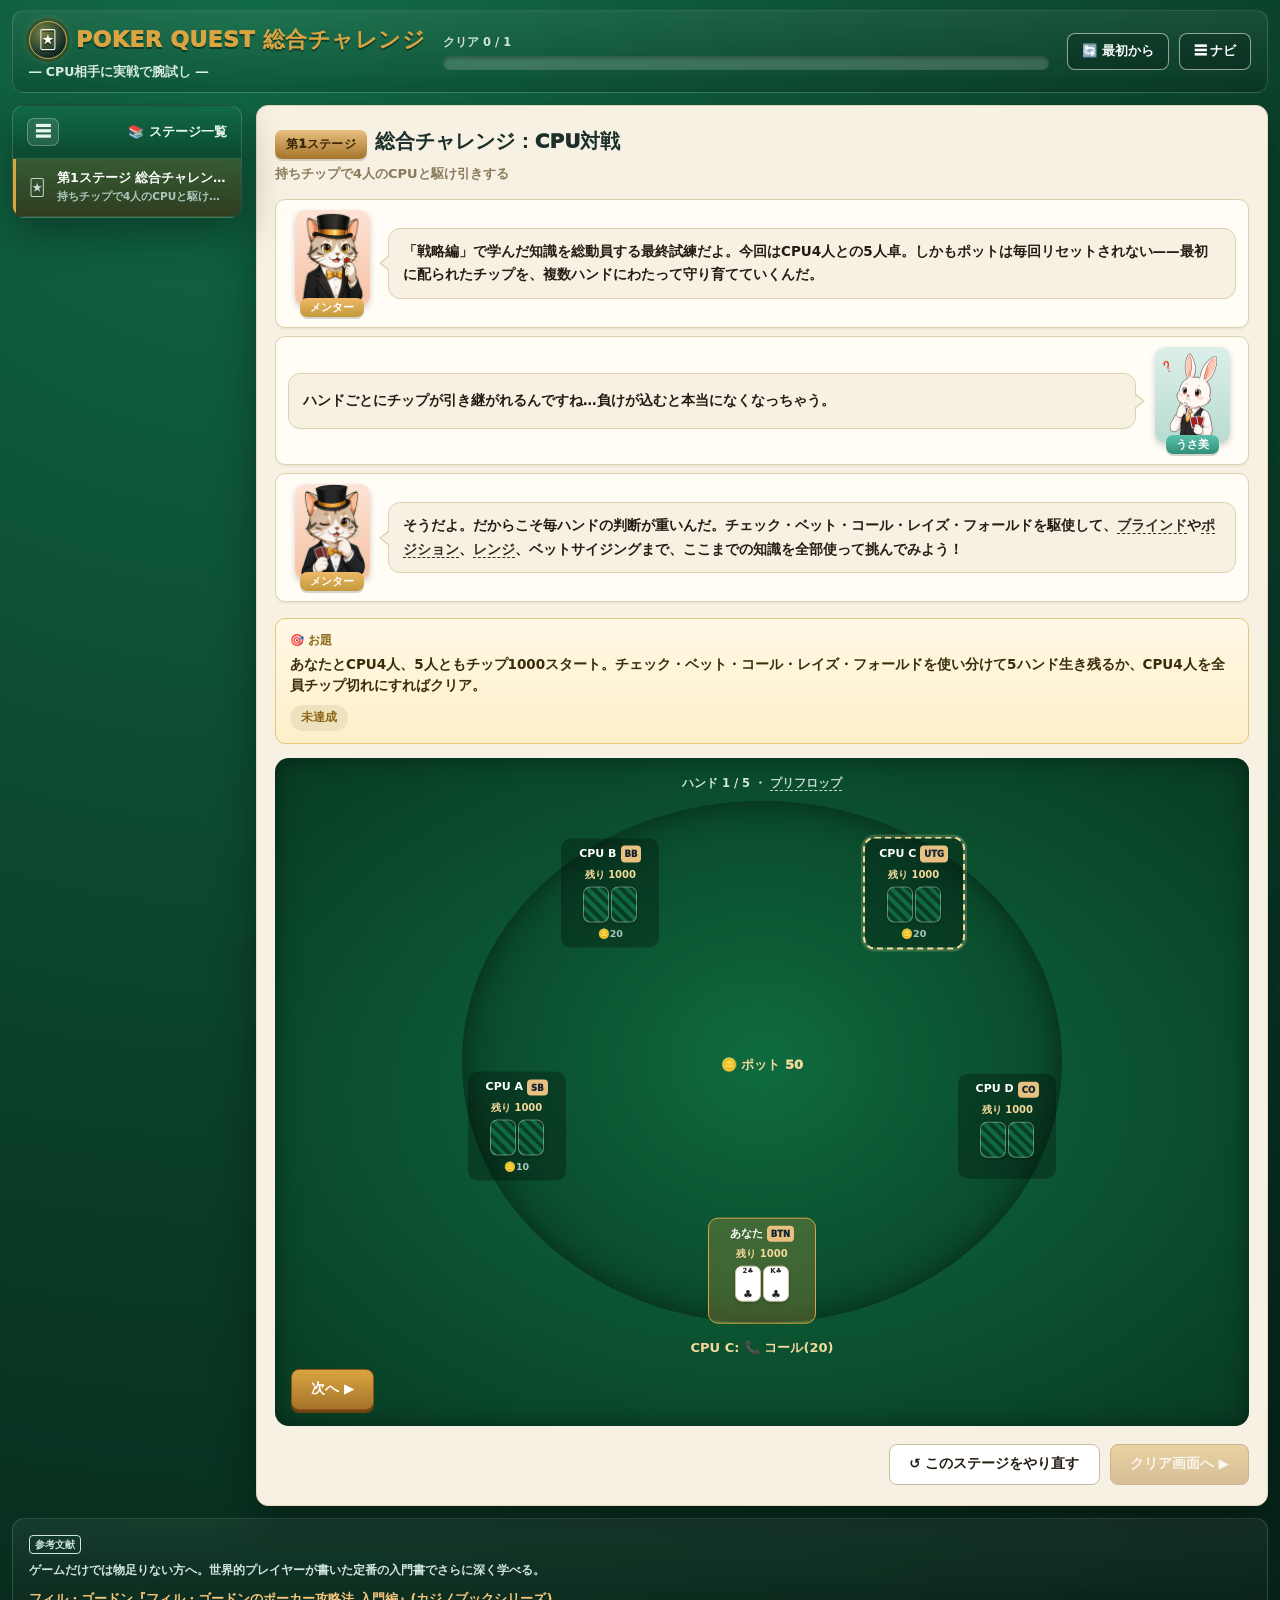
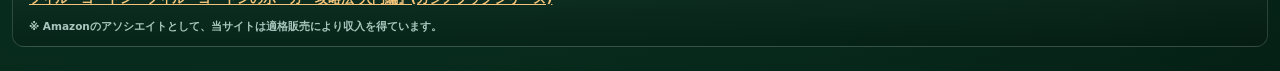
<file: poker/challenge/index.html>
<!DOCTYPE html>
<html lang="ja">
<head>
<meta charset="UTF-8">
<meta name="viewport" content="width=device-width, initial-scale=1.0">
<title>POKER QUEST ― 総合チャレンジ：CPU対戦 ―</title>
<meta name="description" content="CPU4人との円卓でチップを賭けて実戦。チェック・ベット・レイズ・フォールドの駆け引きを試す、POKER QUESTの総合チャレンジ。ルール編・戦略編で学んだ知識の腕試しに。">
<link rel="canonical" href="https://gamblers-mathematics.habatakijuku.com/poker/challenge/">
<meta property="og:type" content="article">
<meta property="og:site_name" content="ギャンブラーのための数学（ポーカー編）">
<meta property="og:locale" content="ja_JP">
<meta property="og:title" content="POKER QUEST ― 総合チャレンジ：CPU対戦 ―">
<meta property="og:description" content="CPU4人との円卓でチップを賭けて実戦。チェック・ベット・レイズ・フォールドの駆け引きを試す、POKER QUESTの総合チャレンジ。ルール編・戦略編で学んだ知識の腕試しに。">
<meta property="og:url" content="https://gamblers-mathematics.habatakijuku.com/poker/challenge/">
<meta property="og:image" content="https://gamblers-mathematics.habatakijuku.com/poker/images/ogp.png">
<meta name="twitter:card" content="summary_large_image">
<meta name="theme-color" content="#0d4b32">
<link rel="icon" type="image/png" href="../images/favicon.png">
<link rel="stylesheet" href="../design-system.css">
<!-- Google tag (gtag.js) -->
<script async src="https://www.googletagmanager.com/gtag/js?id=G-9RTQCP2HXM"></script>
<script>
  window.dataLayer = window.dataLayer || [];
  function gtag(){dataLayer.push(arguments);}
  gtag('js', new Date());
  gtag('config', 'G-9RTQCP2HXM');
</script>
<style>
/* CPU battle table */
.table-felt{background:radial-gradient(ellipse at center, var(--felt) 0%, var(--felt-dark) 100%);border-radius:14px;padding:16px;box-shadow:inset 0 0 24px rgba(0,0,0,.4)}
.table-felt .hand-label{color:#dff2e8}
.table-felt .pot-label{color:#f3d99a;font-size:13.5px;font-weight:950;margin-bottom:10px}
.table-felt .made-hand{color:#fff;font-size:13px;font-weight:800;margin-top:8px;background:rgba(0,0,0,.22);border-radius:8px;padding:8px 12px;display:inline-block}
.showdown-result{margin-top:10px;font-size:16px;font-weight:950;color:#fff}
.showdown-result.win{color:#8ef0b0}
.showdown-result.lose{color:#f19b96}
.showdown-result.tie{color:#f3d99a}
.step-note{font-size:13px;line-height:1.7;color:var(--ink);margin-top:10px}
.table-felt .step-note{color:#e5f2eb}
.pcard.back{background:repeating-linear-gradient(45deg,var(--felt),var(--felt) 4px,var(--felt-dark) 4px,var(--felt-dark) 8px);border-color:rgba(255,255,255,.35)}

/* Round table (persistent bankroll, 5-handed → heads-up as players bust).
   "you" is fixed at the bottom/front (angle=90°, nearest the viewer); the
   4 CPU seats are fixed in their own screen spots too — only the BTN/SB/BB
   tag on each seat rotates hand to hand, not the seat's screen position. */
.hand-progress{color:#cfe4de;font-size:11.5px;font-weight:800;margin-bottom:8px;text-align:center}
.poker-round-wrap{position:relative;width:100%;max-width:600px;aspect-ratio:1.15;margin:4px auto 14px}
.poker-round-felt{position:absolute;inset:0;border-radius:50%;background:radial-gradient(ellipse at center, var(--felt) 0%, var(--felt-dark) 100%);box-shadow:inset 0 0 30px rgba(0,0,0,.45)}
.poker-round-center{position:absolute;left:50%;top:50%;transform:translate(-50%,-50%);text-align:center;width:70%}
.poker-round-center .hand-row{justify-content:center;margin-bottom:6px}
.poker-round-center .pcard{width:32px;height:44px;padding:2px 3px}
.poker-round-center .pcard-corner{font-size:8px}
.poker-round-center .pcard-suit-big{font-size:14px}
.poker-round-pot{color:#f3d99a;font-size:13px;font-weight:950}
.oval-seat{position:absolute;transform:translate(-50%,-50%);background:rgba(0,0,0,.28);border-radius:10px;padding:6px 8px;min-width:98px;max-width:112px;text-align:center;transition:opacity .2s}
.oval-seat.folded{opacity:.4}
.oval-seat.busted{opacity:.3}
.oval-seat.you{background:rgba(217,164,65,.25);border:1px solid var(--gold);min-width:108px}
.oval-seat.turn{outline:2px dashed #f3d99a;box-shadow:0 0 0 4px rgba(243,217,154,.2)}
.oval-seat.winner{outline:2px solid #8ef0b0;box-shadow:0 0 0 5px rgba(142,240,176,.3)}
.oval-seat-name{color:#fff;font-size:11px;font-weight:900;margin-bottom:2px;display:flex;align-items:center;justify-content:center;gap:4px;white-space:nowrap}
.oval-seat-pos{display:inline-block;font-size:8.5px;font-weight:950;color:#123;background:#e8c07f;border-radius:4px;padding:1px 4px}
.oval-seat-stack{color:#f3d99a;font-size:10px;font-weight:800;margin-bottom:4px}
.oval-seat-cards{display:flex;gap:2px;justify-content:center;margin-bottom:3px}
.oval-seat-cards .pcard{width:26px;height:36px;padding:1px 2px}
.oval-seat-cards .pcard-corner{font-size:7px}
.oval-seat-cards .pcard-suit-big{font-size:11px}
.oval-seat-tag{display:inline-block;font-size:8.5px;font-weight:950;color:#123;background:#8ef0b0;border-radius:5px;padding:1px 6px}
.oval-seat-tag.fold{background:#7a3530;color:#fff}
.oval-seat-tag.allin{background:#8b3fae;color:#fff}
.oval-seat-bet{font-size:9.5px;color:#a9c7be;margin-top:3px;min-height:12px}
.current-action-banner{text-align:center;font-size:13px;font-weight:800;color:#f3d99a;min-height:20px;margin-bottom:8px}
@media(max-width:480px){
  .oval-seat{min-width:74px;max-width:86px;padding:4px 5px}
  .oval-seat.you{min-width:82px}
  .oval-seat-name{font-size:9.5px}
  .oval-seat-cards .pcard{width:20px;height:28px}
  .oval-seat-cards .pcard-corner{font-size:6px}
  .oval-seat-cards .pcard-suit-big{font-size:9px}
}

/* Ending */
.ending{text-align:center;padding:20px 10px}
.ending h2{font-size:22px;margin-bottom:14px;color:#1c2f2b}
.ending p{font-size:13.5px;line-height:1.8;color:#3a2c08;margin-bottom:16px}

/* Book recommendation */
#book-recommend{background:linear-gradient(180deg,rgba(255,255,255,.06),rgba(0,0,0,.14));border:1px solid rgba(255,255,255,.15);border-radius:12px;padding:10px 16px}
.book-recommend-label{display:inline-block;font-size:10px;font-weight:900;color:#cfe4de;border:1px solid #cfe4de;border-radius:4px;padding:0 5px;margin:0 0 6px}
.book-recommend-lead{font-size:12px;color:#cfe4de;margin:0 0 4px;font-weight:700}
.book-recommend-note{margin-top:7px;font-size:10.5px;color:#a9c7be;font-weight:700}
#book-recommend a{font-size:13px;color:#f3c47a;font-weight:900;text-decoration:underline}

/* Glossary: clickable jargon terms + popover definition */
.glossary-term{border-bottom:1.5px dashed currentColor;opacity:.92;cursor:help;touch-action:manipulation}
.glossary-term:hover,.glossary-term:active{background:rgba(217,164,65,.22);border-radius:2px}
#glossary-tooltip{position:fixed;z-index:300;max-width:280px;background:#1c2f2b;color:#fff;border:1px solid var(--gold);
  border-radius:8px;padding:10px 30px 10px 12px;font-size:12.5px;line-height:1.6;box-shadow:0 8px 24px rgba(0,0,0,.45);
  display:none}
#glossary-tooltip.show{display:block}
#glossary-tooltip .gt-term{font-weight:950;color:var(--gold);margin-bottom:4px;font-size:12.5px}
#glossary-tooltip .gt-def{color:#eaf6f2}
#glossary-tooltip .gt-close{position:absolute;top:4px;right:6px;width:22px;height:22px;cursor:pointer;color:#cfe4de;
  font-size:14px;background:none;border:none;font-family:inherit}
</style>
</head>
<body>
<div class="app-shell side-collapsed" id="app-shell">
  <header class="game-header">
    <div class="brand">
      <div class="brand-title"><a class="head-reset home-badge" href="../index.html" title="ポーカークエスト目次へ" aria-label="ポーカークエスト目次へ">🃏</a> <span>POKER QUEST 総合チャレンジ</span></div>
      <div class="brand-sub">― CPU相手に実戦で腕試し ―</div>
    </div>
    <div class="head-progress-wrap">
      <div class="head-progress-label" id="progress-label">クリア 0 / 1</div>
      <div class="head-progress"><div class="head-progress-fill" id="progress-fill"></div></div>
    </div>
    <div class="header-actions">
      <button class="head-reset" id="btn-reset-all">🔄 最初から</button>
      <button class="head-reset" id="head-nav-toggle" title="ステージ一覧の表示切替">☰ ナビ</button>
    </div>
  </header>

  <div class="game-layout">
    <div class="side-backdrop" id="side-backdrop"></div>
    <aside class="side-panel">
      <div class="side-head">
        <button class="side-toggle" id="sidebar-toggle" title="ステージ一覧の表示切替" aria-label="ステージ一覧の表示切替">☰</button>
        <span class="side-head-text">📚 ステージ一覧</span>
      </div>
      <div class="side-list" id="side-list"></div>
    </aside>
    <main class="main-area" id="main-area"></main>
  </div>

  <div id="book-recommend"></div>
</div>

<script>
'use strict';

/* =====================================================================
   utilities
   ===================================================================== */
function qs(sel, root){ return (root||document).querySelector(sel); }
function escapeHtml(s){ return String(s).replace(/&/g,'&amp;').replace(/</g,'&lt;').replace(/>/g,'&gt;'); }
function randInt(min,max){ return min + Math.floor(Math.random()*(max-min+1)); }
function pick(arr){ return arr[randInt(0,arr.length-1)]; }
function shuffleArr(arr){ const a=[...arr]; for(let i=a.length-1;i>0;i--){ const j=randInt(0,i); [a[i],a[j]]=[a[j],a[i]]; } return a; }
function sampleN(arr,n){ return shuffleArr(arr).slice(0,n); }

/* =====================================================================
   glossary: tap a jargon term anywhere in the page to see its definition.
   linkGlossaryIn() walks the rendered text of a container and wraps any
   matching term in a clickable span; a single delegated click listener
   (set up once at boot) shows a positioned tooltip. Re-running
   linkGlossaryIn on already-linked content is a no-op (it skips text
   nodes whose ancestor is already a .glossary-term), so callers can
   call it freely after every re-render without worrying about double-wrapping.
   ===================================================================== */
const GLOSSARY = {
  'ホールカード': '自分だけに配られる、他のプレイヤーには見せない2枚の手札。',
  'コミュニティカード': 'テーブル中央に公開される、全員で共有するカード(フロップ3枚+ターン1枚+リバー1枚の計5枚)。',
  'プリフロップ': 'ホールカードが配られた直後、コミュニティカードがまだ1枚も公開されていない最初のベッティングラウンド。手札2枚だけを頼りに判断する。',
  'ポストフロップ': 'フロップが公開されて以降の総称。フロップ・ターン・リバーの3つのベッティングラウンドをまとめてこう呼ぶ。手札に加えて公開されたコミュニティカードの情報も使って判断できる。',
  'フロップ': '最初に公開される3枚のコミュニティカード。ここから2回目のベッティングラウンドが始まる。',
  'ターン': 'フロップの次に公開される4枚目のコミュニティカード。',
  'リバー': '最後に公開される5枚目のコミュニティカード。',
  'ショーダウン': '最後まで残ったプレイヤー同士でカードを見せ合い、役の強さを比べること。',
  'キッカー': '役の直接の構成には使わない、残りのカード。同じ役同士の勝敗を決める材料になる。',
  'スーテッド': '2枚の手札が同じスート(マーク)であること。役や強さの計算にプラスに働く。',
  'コネクター': '2枚の手札の数字が連続していること(例：9と8)。ストレートを狙いやすい。',
  'ブラインド': 'プリフロップで強制的に賭けさせられる少額のベット。',
  'スモールブラインド': 'ブラインドのうち少ない方の額。ボタンの次に座る人が払う。',
  'ビッグブラインド': 'ブラインドのうち多い方の額。スモールブラインドの次に座る人が払う。',
  'オールイン': '残っているチップをすべて賭けること。それ以上は賭けようがない。',
  'メインポット': 'オールインが起きたとき、参加者全員が獲得資格を持つポットの部分。',
  'サイドポット': 'オールインした人より多く賭けた人たちだけが獲得資格を持つ、追加のポット。',
  'ポジション': 'テーブル上の座席の位置。行動する順番と、得られる情報量を左右する。',
  'ボタン': 'ディーラー役を示す印。この位置にいる人は、フロップ以降は常に最後に行動できる。',
  'アウツ': '今の手札を、より強い役に完成させてくれる残りのカードの枚数。',
  'ドロー': '役があと少しで完成しそうな、未完成の状態。',
  'ポットオッズ': 'コールに必要な金額と、獲得できるポットの大きさの比率から計算する「必要勝率」。',
  'エクイティ': '今の時点での、自分が最終的に勝てる見込みの確率。',
  '期待値': '長期的に見たときの、平均的な損得の見込み。プラスなら得(+EV)、マイナスなら損(-EV)。',
  'レンジ': '相手が持っている可能性のある手札の範囲(分布)。1つの手に決め打ちしない考え方。',
  'ハンドリーディング': '相手の行動から、持っている手札のレンジを読み取る技術。',
  'ブラフ': '弱い手なのに強い手のふりをして、相手を降ろさせるための賭け方。',
};
const GLOSSARY_REGEX = new RegExp('(' + Object.keys(GLOSSARY).sort((a,b)=>b.length-a.length).map(t=>t.replace(/[.*+?^${}()|[\]\\]/g,'\\$&')).join('|') + ')');
function linkGlossaryIn(root){
  if(!root) return;
  const walker = document.createTreeWalker(root, NodeFilter.SHOW_TEXT);
  const targets = [];
  let node;
  while((node = walker.nextNode())){
    if(!node.nodeValue || !GLOSSARY_REGEX.test(node.nodeValue)) continue;
    let el = node.parentElement, skip = false;
    while(el && el!==root){
      if(el.tagName==='BUTTON' || el.tagName==='H2' || el.classList.contains('glossary-term') || el.classList.contains('choice-btn') || el.classList.contains('chapter-title')){ skip = true; break; }
      el = el.parentElement;
    }
    if(!skip) targets.push(node);
  }
  targets.forEach(textNode=>{
    const parts = textNode.nodeValue.split(GLOSSARY_REGEX);
    if(parts.length<=1) return;
    // Wrap everything in a single inline <span> (not a bare DocumentFragment) so
    // that replacing the one original text node still leaves exactly one child
    // in the parent — this matters because several containers in this app use
    // display:flex (e.g. .dialog-bubble), where multiple top-level sibling
    // nodes would each become their own flex item and stack on separate lines.
    const wrap = document.createElement('span');
    parts.forEach((part,i)=>{
      if(!part) return;
      if(i%2===1){
        const span = document.createElement('span');
        span.className = 'glossary-term';
        span.textContent = part;
        span.dataset.term = part;
        wrap.appendChild(span);
      } else {
        wrap.appendChild(document.createTextNode(part));
      }
    });
    textNode.parentNode.replaceChild(wrap, textNode);
  });
}
function showGlossaryTooltip(span){
  const def = GLOSSARY[span.dataset.term];
  if(!def) return;
  let tip = document.getElementById('glossary-tooltip');
  if(!tip){
    tip = document.createElement('div');
    tip.id = 'glossary-tooltip';
    tip.innerHTML = '<button class="gt-close" aria-label="閉じる">✕</button><div class="gt-term"></div><div class="gt-def"></div>';
    document.body.appendChild(tip);
    tip.querySelector('.gt-close').addEventListener('click', (e)=>{ e.stopPropagation(); hideGlossaryTooltip(); });
  }
  tip.querySelector('.gt-term').textContent = span.dataset.term;
  tip.querySelector('.gt-def').textContent = def;
  tip.classList.remove('show'); tip.style.visibility = 'hidden'; tip.classList.add('show');
  const rect = span.getBoundingClientRect();
  const tw = tip.offsetWidth, th = tip.offsetHeight;
  let left = rect.left, top = rect.bottom + 6;
  if(left + tw > window.innerWidth - 8) left = window.innerWidth - tw - 8;
  if(left < 8) left = 8;
  if(top + th > window.innerHeight - 8) top = rect.top - th - 6;
  if(top < 8) top = 8;
  tip.style.left = left + 'px';
  tip.style.top = top + 'px';
  tip.style.visibility = '';
}
function hideGlossaryTooltip(){
  const tip = document.getElementById('glossary-tooltip');
  if(tip) tip.classList.remove('show');
}
document.addEventListener('click', (e)=>{
  const term = e.target.closest('.glossary-term');
  if(term){ e.stopPropagation(); showGlossaryTooltip(term); return; }
  if(!e.target.closest('#glossary-tooltip')) hideGlossaryTooltip();
});

/* =====================================================================
   card model
   ===================================================================== */
const SUITS = ['s','h','d','c'];
const SUIT_SYMBOL = {s:'♠',h:'♥',d:'♦',c:'♣'};
function mkCard(rank,suit){ return {rank,suit}; }
function rankLabel(r){ return r===14?'A': r===13?'K': r===12?'Q': r===11?'J': String(r); }
function cardHtml(card){
  const red = card.suit==='h'||card.suit==='d';
  return `<div class="pcard ${red?'red':'black'}"><div class="pcard-corner">${rankLabel(card.rank)}${SUIT_SYMBOL[card.suit]}</div><div class="pcard-suit-big">${SUIT_SYMBOL[card.suit]}</div></div>`;
}
function freshDeck(){ const d=[]; SUITS.forEach(s=>{ for(let r=2;r<=14;r++) d.push(mkCard(r,s)); }); return d; }

/* =====================================================================
   hand evaluator (verified against brute-force outs counting & many
   randomized category checks before shipping)
   ===================================================================== */
function evaluate5(cards){
  const ranksSorted = cards.map(c=>c.rank).sort((a,b)=>b-a);
  const suits = cards.map(c=>c.suit);
  const isFlush = suits.every(s=>s===suits[0]);
  const uniqueRanks = [...new Set(ranksSorted)];
  let isStraight=false, straightHigh=0;
  if(uniqueRanks.length===5){
    if(uniqueRanks[0]-uniqueRanks[4]===4){ isStraight=true; straightHigh=uniqueRanks[0]; }
    else if(JSON.stringify(uniqueRanks)===JSON.stringify([14,5,4,3,2])){ isStraight=true; straightHigh=5; }
  }
  const counts = {};
  ranksSorted.forEach(r=>counts[r]=(counts[r]||0)+1);
  const groups = Object.entries(counts).map(([r,c])=>({rank:Number(r),count:c}))
     .sort((a,b)=> b.count-a.count || b.rank-a.rank);

  if(isStraight && isFlush) return {cat:8, tie:[straightHigh]};
  if(groups[0].count===4) return {cat:7, tie:[groups[0].rank, groups[1].rank]};
  if(groups[0].count===3 && groups[1] && groups[1].count>=2) return {cat:6, tie:[groups[0].rank, groups[1].rank]};
  if(isFlush) return {cat:5, tie:ranksSorted};
  if(isStraight) return {cat:4, tie:[straightHigh]};
  if(groups[0].count===3) return {cat:3, tie:[groups[0].rank, ...groups.slice(1).map(g=>g.rank)]};
  if(groups[0].count===2 && groups[1] && groups[1].count===2){
    const kicker = groups[2].rank;
    return {cat:2, tie:[groups[0].rank, groups[1].rank, kicker]};
  }
  if(groups[0].count===2) return {cat:1, tie:[groups[0].rank, ...groups.slice(1).map(g=>g.rank)]};
  return {cat:0, tie:ranksSorted};
}
function compareEval(a,b){
  if(a.cat!==b.cat) return a.cat-b.cat;
  for(let i=0;i<Math.max(a.tie.length,b.tie.length);i++){
    const av=a.tie[i]||0, bv=b.tie[i]||0;
    if(av!==bv) return av-bv;
  }
  return 0;
}
function kCombinations(arr, k){
  const results=[];
  function helper(start, combo){
    if(combo.length===k){ results.push([...combo]); return; }
    for(let i=start;i<arr.length;i++){ combo.push(arr[i]); helper(i+1,combo); combo.pop(); }
  }
  helper(0,[]);
  return results;
}
function bestOf(cards){
  const combos = cards.length===5 ? [cards] : kCombinations(cards,5);
  let best=null, bestCombo=null;
  combos.forEach(c=>{ const e=evaluate5(c); if(!best || compareEval(e,best)>0){ best=e; bestCombo=c; } });
  return {eval:best, cards:bestCombo};
}
const CAT_NAMES = ['ハイカード','ワンペア','ツーペア','スリーカード','ストレート','フラッシュ','フルハウス','フォーカード','ストレートフラッシュ'];
function catDisplayName(ev){ return (ev.cat===8 && ev.tie[0]===14) ? 'ロイヤルフラッシュ' : CAT_NAMES[ev.cat]; }

/* =====================================================================
   dialogue renderer
   ===================================================================== */
function renderDialogue(lines){
  let coachTurn = 0;
  return lines.map(l=>{
    const isStu = l.who === 'stu';
    let img;
    if(l.who==='coach'){ img = (coachTurn++ % 2===0) ? '../images/cat.webp' : '../images/catThink.webp'; }
    else { img = l.face==='think' ? '../images/rabbitThink.webp' : '../images/rabbit.webp'; }
    const name = l.who==='coach' ? 'メンター' : 'うさ美';
    return `<div class="dialog-row${isStu?' right':''}">
      <div class="dialog-character"><div class="dialog-avatar ${l.who}"><img src="${img}" alt="${name}"></div><div class="dialog-name ${l.who}">${name}</div></div>
      <div class="dialog-bubble">${l.text}</div>
    </div>`;
  }).join('');
}

/* =====================================================================
   Stage: 総合チャレンジ：CPU対戦 (interactive, non-MCQ)
   ===================================================================== */
/* =====================================================================
   betting engine (3-handed with persistent bankroll → heads-up once a
   CPU busts). Core logic verified headlessly (side-pot math + a 300-session
   random-action stress test for chip conservation / termination) before
   wiring up this UI — see scratchpad/betting-engine-full.js.
   ===================================================================== */
const ALL_KEYS = ['you','cpu1','cpu2','cpu3','cpu4'];
const PLAYER_NAMES = {you:'あなた', cpu1:'CPU A', cpu2:'CPU B', cpu3:'CPU C', cpu4:'CPU D'};
const SB_AMOUNT = 10, BB_AMOUNT = 20, TARGET_HANDS = 5, START_STACK = 1000;
const STREET_LABEL = {preflop:'プリフロップ', flop:'フロップ', turn:'ターン', river:'リバー'};
// "you" fixed at the bottom/front (90°); the 4 CPU seats fixed clockwise
// around the rest of the circle. Only the BTN/SB/BB/UTG/CO tag moves.
const KEY_ANGLES = {you:90, cpu1:162, cpu2:234, cpu3:306, cpu4:18};
const EXTRA_POS_LABELS = {1:['CO'], 2:['UTG','CO'], 3:['UTG','MP','CO']};

// General n-handed action order (n = players still in this hand's seating,
// i.e. alive.length). Preflop starts left of BB, ends at BB (the "option"
// seat); postflop always starts at SB and ends at BTN. n===2 is the
// heads-up special case: BTN also posts SB and acts first preflop, while
// BB acts first postflop.
function preflopOrder(alive, btnIdx, sbIdx, bbIdx, n){
  if(n===2) return [alive[sbIdx], alive[bbIdx]];
  const order=[];
  for(let i=1;i<=n;i++) order.push(alive[(bbIdx+i)%n]);
  return order;
}
function postflopOrder(alive, btnIdx, sbIdx, bbIdx, n){
  if(n===2) return [alive[bbIdx], alive[sbIdx]];
  const order=[];
  for(let i=0;i<n;i++) order.push(alive[(sbIdx+i)%n]);
  return order;
}
function positionTags(alive, btnIdx, sbIdx, bbIdx, n){
  const tags = {};
  alive.forEach(k=> tags[k]='');
  tags[alive[btnIdx]] = 'BTN';
  if(n>=2) tags[alive[sbIdx]] = n===2 ? 'BTN・SB' : 'SB';
  if(n>=3) tags[alive[bbIdx]] = 'BB';
  if(n===2){ tags[alive[bbIdx]] = 'BB'; return tags; }
  const extras = [];
  for(let i=1;i<=n;i++){
    const k = alive[(bbIdx+i)%n];
    if(k!==alive[btnIdx] && k!==alive[sbIdx] && k!==alive[bbIdx]) extras.push(k);
  }
  (EXTRA_POS_LABELS[extras.length]||[]).forEach((lab,i)=> tags[extras[i]]=lab);
  return tags;
}

function ovalSeatStyle(key){
  const rad = KEY_ANGLES[key] * Math.PI/180;
  const x = 50 + 43*Math.cos(rad);
  const y = 50 + 40*Math.sin(rad);
  return `left:${x}%;top:${y}%`;
}

function computePots(committed, foldedSet, aliveKeys){
  const keys = aliveKeys.filter(k=>committed[k]>0);
  const levels = [...new Set(keys.map(k=>committed[k]))].sort((a,b)=>a-b);
  let prevLevel = 0;
  const pots = [];
  levels.forEach(level=>{
    const contributors = keys.filter(k=>committed[k]>=level);
    const tierAmount = (level - prevLevel) * contributors.length;
    if(tierAmount>0){
      const eligible = contributors.filter(k=>!foldedSet.has(k));
      if(eligible.length>0) pots.push({amount:tierAmount, eligible});
      else if(pots.length>0) pots[pots.length-1].amount += tierAmount;
      else pots.push({amount:tierAmount, eligible:[]});
    }
    prevLevel = level;
  });
  return pots;
}

function buildFinal(root, ctx){
  let bankroll, btnKey, handsPlayed, H, lastActionMsg, lastActorKey, gameOver;

  function playersAlive(){ return ALL_KEYS.filter(k=>bankroll[k]>0); }
  function zeroMap(keys){ const m={}; keys.forEach(k=>m[k]=0); return m; }

  function initSession(){
    bankroll = zeroMap(ALL_KEYS);
    ALL_KEYS.forEach(k=> bankroll[k]=START_STACK);
    btnKey = 'you';
    handsPlayed = 0;
    gameOver = false;
    startNewHand();
  }

  function startNewHand(){
    const alive = playersAlive();
    const n = alive.length;
    const btnIdx = alive.indexOf(btnKey);
    const sbIdx = n===2 ? btnIdx : (btnIdx+1)%n;
    const bbIdx = n===2 ? (btnIdx+1)%2 : (btnIdx+2)%n;
    const sbKey = alive[sbIdx], bbKey = alive[bbIdx];
    const deck = shuffleArr(freshDeck());
    const hole = {};
    alive.forEach(k=> hole[k]=[deck.pop(), deck.pop()]);
    const committed = zeroMap(ALL_KEYS);
    const folded = new Set();
    const allIn = new Set();
    const stackOf = k => bankroll[k]-committed[k];
    const post = (k,amt)=>{ const pay=Math.min(amt, stackOf(k)); committed[k]+=pay; if(stackOf(k)===0) allIn.add(k); };
    post(sbKey, SB_AMOUNT); post(bbKey, BB_AMOUNT);
    H = {
      alive, n, btnKey, sbKey, bbKey, hole, board:[], deck, committed, folded, allIn,
      street:'preflop',
      streetCommitted: {...committed},
      currentBet: Math.max(committed[sbKey], committed[bbKey]),
      order: preflopOrder(alive, btnIdx, sbIdx, bbIdx, n),
      posTags: positionTags(alive, btnIdx, sbIdx, bbIdx, n),
      turnPtr: 0,
      acted: new Set(),
    };
    lastActionMsg = `ハンド${handsPlayed+1}開始。${PLAYER_NAMES[sbKey]}がSB(${committed[sbKey]})、${PLAYER_NAMES[bbKey]}がBB(${committed[bbKey]})を払った。`;
    lastActorKey = null;
    step();
  }

  function activeKeys(){ return H.alive.filter(k=>!H.folded.has(k)); }
  function playableKeys(){ return activeKeys().filter(k=>!H.allIn.has(k)); }
  function stackOf(k){ return bankroll[k]-H.committed[k]; }

  function streetResolved(){
    const remaining = playableKeys();
    if(activeKeys().length<=1) return true;
    if(remaining.length===0) return true;
    return remaining.every(k=>H.streetCommitted[k]===H.currentBet) && remaining.every(k=>H.acted.has(k));
  }

  function potAfterCall(key){
    const toCall = H.currentBet - H.streetCommitted[key];
    return ALL_KEYS.reduce((s,k)=>s+H.committed[k],0) + Math.max(toCall,0);
  }

  function applyAction(key, decision){
    const stack = stackOf(key);
    const toCall = H.currentBet - H.streetCommitted[key];
    if(decision.action==='fold'){ H.folded.add(key); H.acted.add(key); return `${PLAYER_NAMES[key]}: 🏳️ フォールド`; }
    if(decision.action==='check'){ H.acted.add(key); return `${PLAYER_NAMES[key]}: ✅ チェック`; }
    if(decision.action==='call'){
      const pay = Math.min(toCall, stack);
      H.committed[key]+=pay; H.streetCommitted[key]+=pay;
      if(stackOf(key)===0) H.allIn.add(key);
      H.acted.add(key);
      return `${PLAYER_NAMES[key]}: 📞 コール(${pay})`;
    }
    const desiredAdd = Math.round(potAfterCall(key) * decision.size);
    const desiredStreetTotal = H.streetCommitted[key] + toCall + desiredAdd;
    const maxStreetTotal = stack + H.streetCommitted[key];
    const newStreetTotal = Math.min(desiredStreetTotal, maxStreetTotal);
    const pay = newStreetTotal - H.streetCommitted[key];
    H.committed[key]+=pay; H.streetCommitted[key]+=pay;
    H.currentBet = newStreetTotal;
    if(stackOf(key)===0) H.allIn.add(key);
    H.acted.clear(); H.acted.add(key);
    const verb = decision.action==='bet' ? 'ベット' : 'レイズ';
    return `${PLAYER_NAMES[key]}: ⬆️ ${verb}(${pay}) 合計${newStreetTotal}${stackOf(key)===0?'・オールイン':''}`;
  }

  function cpuDecide(key){
    const stack = stackOf(key);
    const toCall = H.currentBet - H.streetCommitted[key];
    let strength;
    if(H.board.length===0){
      const [a,b] = H.hole[key];
      const hi=Math.max(a.rank,b.rank), lo=Math.min(a.rank,b.rank);
      let s = hi/14*0.6;
      if(a.rank===b.rank) s += 0.35;
      if(a.suit===b.suit) s += 0.08;
      if(hi-lo<=2) s += 0.05;
      strength = Math.min(s,1);
    } else {
      strength = bestOf([...H.hole[key], ...H.board]).eval.cat/8;
    }
    if(Math.random()<0.12) strength = Math.min(strength+0.4, 1); // occasional bluff
    const potNow = ALL_KEYS.reduce((s,k)=>s+H.committed[k],0);
    if(toCall<=0){
      if(strength>0.55 && Math.random()<0.65 && stack>0) return {action:'bet', size: Math.random()<0.5?0.5:1};
      return {action:'check'};
    }
    if(stack<=toCall){
      return (strength>0.15 || toCall <= 0.15*potNow) ? {action:'call'} : {action:'fold'};
    }
    if(strength<0.22 && toCall > 0.12*potNow) return {action:'fold'};
    if(strength>0.62 && stack>toCall && Math.random()<0.5) return {action:'raise', size: Math.random()<0.5?0.5:1};
    return {action:'call'};
  }

  function youOptions(){
    const toCall = H.currentBet - H.streetCommitted.you;
    const stack = stackOf('you');
    const opts = [];
    if(toCall<=0){
      opts.push({label:'✅ チェック', decision:{action:'check'}});
      if(stack>0){
        [0.5,1].forEach(size=>{
          const amt = Math.min(Math.round(potAfterCall('you')*size), stack);
          opts.push({label:`💰 ベット: ${size===0.5?'1/2ポット':'ポット'} (${amt})`, decision:{action:'bet', size}});
        });
      }
    } else {
      const callAmt = Math.min(toCall, stack);
      opts.push({label:'🏳️ フォールド', decision:{action:'fold'}});
      opts.push({label: callAmt<toCall ? `📞 オールイン・コール(${callAmt})` : `📞 コール(${callAmt})`, decision:{action:'call'}});
      if(stack>toCall){
        [0.5,1].forEach(size=>{
          const amt = Math.min(H.streetCommitted.you+toCall+Math.round(potAfterCall('you')*size), stack+H.streetCommitted.you) - H.streetCommitted.you;
          opts.push({label:`⬆️ レイズ: ${size===0.5?'1/2ポット':'ポット'} (合計${H.streetCommitted.you+amt})`, decision:{action:'raise', size}});
        });
      }
    }
    return opts;
  }

  function nextStreetName(s){ return {preflop:'flop', flop:'turn', turn:'river'}[s]; }
  function dealCount(s){ return {preflop:3, flop:1, turn:1}[s]; }

  function step(){
    if(activeKeys().length<=1){ resolveFoldOut(); return; }
    if(streetResolved()){
      if(H.street==='river' || playableKeys().length<=1){ resolveShowdown(); return; }
      const nxt = nextStreetName(H.street);
      for(let i=0;i<dealCount(H.street);i++) H.board.push(H.deck.pop());
      H.street = nxt;
      H.streetCommitted = zeroMap(ALL_KEYS);
      H.currentBet = 0;
      H.acted = new Set();
      H.order = postflopOrder(H.alive, H.alive.indexOf(H.btnKey), H.alive.indexOf(H.sbKey), H.alive.indexOf(H.bbKey), H.n);
      H.turnPtr = 0;
      lastActionMsg = `── ${STREET_LABEL[H.street]} ──`;
      lastActorKey = null;
      render({paused:true});
      return;
    }
    let k;
    for(let tries=0; tries<10; tries++){
      const cand = H.order[H.turnPtr % H.order.length];
      H.turnPtr++;
      if(!H.folded.has(cand) && !H.allIn.has(cand)){ k = cand; break; }
    }
    if(k==='you'){ render({paused:false}); return; }
    const decision = cpuDecide(k);
    lastActionMsg = applyAction(k, decision);
    lastActorKey = k;
    render({paused:true});
  }

  function resolveFoldOut(){
    const winner = activeKeys()[0];
    const pots = computePots(H.committed, H.folded, H.alive);
    ALL_KEYS.forEach(k=> bankroll[k]-=H.committed[k]);
    pots.forEach(p=>{ if(p.eligible.length) bankroll[p.eligible[0]]+=p.amount; });
    lastActionMsg = `${PLAYER_NAMES[winner]}以外が全員フォールド。${PLAYER_NAMES[winner]}がポットを獲得。`;
    lastActorKey = null;
    afterHandEnds({folded:true, winner});
  }

  function resolveShowdown(){
    while(H.board.length<5) H.board.push(H.deck.pop());
    const evals = {};
    activeKeys().forEach(k=> evals[k]=bestOf([...H.hole[k], ...H.board]).eval);
    const pots = computePots(H.committed, H.folded, H.alive);
    ALL_KEYS.forEach(k=> bankroll[k]-=H.committed[k]);
    const potResults = [];
    pots.forEach(p=>{
      if(!p.eligible.length) return;
      let best=null, winners=[];
      p.eligible.forEach(k=>{
        if(!best || compareEval(evals[k],best)>0){ best=evals[k]; winners=[k]; }
        else if(compareEval(evals[k],best)===0){ winners.push(k); }
      });
      const share = Math.floor(p.amount/winners.length);
      winners.forEach(w=> bankroll[w]+=share);
      bankroll[winners[0]] += p.amount - share*winners.length;
      potResults.push({amount:p.amount, winners});
    });
    afterHandEnds({folded:false, evals, potResults});
  }

  function afterHandEnds(resultInfo){
    handsPlayed++;
    render({paused:true, resultInfo});
  }

  function seatHtml(key, isTurn, reveal, isWinner){
    const alive = bankroll[key]>0;
    const cls = ['oval-seat'];
    if(key==='you') cls.push('you');
    if(!alive) cls.push('busted');
    else if(H.alive.includes(key) && H.folded.has(key)) cls.push('folded');
    if(isTurn) cls.push('turn');
    if(isWinner) cls.push('winner');
    const posTag = alive && H.alive.includes(key) ? (H.posTags[key]||'') : '';
    const showFace = key==='you' || (reveal && H.alive.includes(key) && !H.folded.has(key));
    // Your own folded hand stays visible (dimmed via the seat's .folded opacity)
    // so you can still see what you gave up; other players' folded hands stay
    // hidden/mucked, matching real poker.
    const cardsHidden = !alive || !H.alive.includes(key) || (H.folded.has(key) && key!=='you');
    const cardsHtml = cardsHidden ? '' : (H.hole[key]||[]).map(c=> showFace ? cardHtml(c) : '<div class="pcard back"></div>').join('');
    const tag = !alive ? ''
      : H.folded.has(key) ? '<span class="oval-seat-tag fold">フォールド</span>'
      : H.allIn.has(key) ? '<span class="oval-seat-tag allin">オールイン</span>' : '';
    const betAmt = (alive && H.streetCommitted[key]>0) ? `🪙${H.streetCommitted[key]}` : '';
    return `<div class="${cls.join(' ')}" style="${ovalSeatStyle(key)}">
      <div class="oval-seat-name">${PLAYER_NAMES[key]}${posTag?`<span class="oval-seat-pos">${posTag}</span>`:''}</div>
      <div class="oval-seat-stack">${alive ? `残り ${bankroll[key]}` : '💥 チップ切れ'}</div>
      <div class="oval-seat-cards">${cardsHtml}</div>
      <div>${tag}</div>
      <div class="oval-seat-bet">${betAmt}</div>
    </div>`;
  }

  function render(opts){
    opts = opts || {};
    const turnKey = (!opts.resultInfo && !opts.paused) ? 'you' : null;
    const highlightKey = opts.resultInfo ? null : (turnKey || lastActorKey);
    const potNow = ALL_KEYS.reduce((s,k)=>s+H.committed[k],0);
    const reveal = !!(opts.resultInfo && !opts.resultInfo.folded);
    const winnerKeys = new Set();
    if(opts.resultInfo){
      if(opts.resultInfo.folded) winnerKeys.add(opts.resultInfo.winner);
      else opts.resultInfo.potResults.forEach(p=> p.winners.forEach(w=> winnerKeys.add(w)));
    }
    const seatsHtml = ALL_KEYS.map(k=> seatHtml(k, highlightKey===k, reveal, winnerKeys.has(k))).join('');
    const centerHtml = `<div class="poker-round-center">
        <div class="hand-row">${H.board.map(cardHtml).join('') || ''}</div>
        <div class="poker-round-pot">🪙 ポット ${potNow}</div>
      </div>`;

    let controlsHtml = '';
    if(opts.resultInfo){
      const r = opts.resultInfo;
      let summary;
      if(r.folded){
        summary = `<div class="made-hand">🏁 ${PLAYER_NAMES[r.winner]}の勝ち(不戦勝) ／ ポット ${potNow}</div>`;
      } else {
        const lines = activeKeys().map(k=> `${PLAYER_NAMES[k]}: <b>${catDisplayName(r.evals[k])}</b>`).join(' ／ ');
        const potLines = r.potResults.map((p,i)=> `${r.potResults.length>1?`第${i+1}ポット`:'ポット'} ${p.amount} → ${p.winners.map(w=>PLAYER_NAMES[w]).join('・')}`).join('<br>');
        summary = `<div class="made-hand">${lines}</div><div class="made-hand">${potLines}</div>`;
      }
      let shouldComplete = false;
      if(bankroll.you<=0){
        gameOver = true;
        controlsHtml = `<p class="step-note">資金が尽きた。ここまでの駆け引き、次はきっと活かせる。</p>
          <div class="choice-list"><button class="btn btn-primary" id="btn-retry-session">↺ もう一度挑戦する</button></div>`;
      } else if(ALL_KEYS.filter(k=>k!=='you').every(k=>bankroll[k]<=0)){
        gameOver = true; shouldComplete = true;
        controlsHtml = `<p class="step-note">CPU全員をチップ切れに追い込んだ！お題は達成済み。下の「クリア画面へ」から進めるよ。</p>`;
      } else if(handsPlayed>=TARGET_HANDS){
        gameOver = true; shouldComplete = true;
        controlsHtml = `<p class="step-note">目標の${TARGET_HANDS}ハンドを資金を残して生き残った！お題は達成済み。下の「クリア画面へ」から進めるよ。</p>`;
      } else {
        controlsHtml = `<div class="choice-list"><button class="btn btn-primary" id="btn-next-hand">次のハンドへ ▶</button></div>`;
      }
      root.innerHTML = `
        ${ctx.missionBoxHtml}
        <div class="table-felt">
          <div class="hand-progress">ハンド ${handsPlayed} / ${TARGET_HANDS}</div>
          <div class="poker-round-wrap"><div class="poker-round-felt"></div>${centerHtml}${seatsHtml}</div>
          ${summary}
          ${controlsHtml}
        </div>`;
      linkGlossaryIn(root);
      // ctx.complete() mutates the live #mission-status node — must run AFTER
      // root.innerHTML is set, since ${ctx.missionBoxHtml} above is a fixed
      // string captured at mount time and would otherwise overwrite the
      // "達成！" text back to "未達成" on this very render.
      if(shouldComplete) ctx.complete();
      qs('#btn-next-hand', root)?.addEventListener('click', ()=>{ const alive=playersAlive(); const bi=alive.indexOf(btnKey); btnKey = bi===-1? alive[0] : alive[(bi+1)%alive.length]; startNewHand(); });
      qs('#btn-retry-session', root)?.addEventListener('click', initSession);
      return;
    }

    let bottomHtml;
    if(turnKey==='you'){
      const opts2 = youOptions();
      bottomHtml = `<div class="choice-list">${opts2.map((o,i)=>`<button class="btn btn-primary" data-oi="${i}">${o.label}</button>`).join('')}</div>`;
    } else {
      bottomHtml = `<div class="choice-list"><button class="btn btn-primary" id="btn-step-next">次へ ▶</button></div>`;
    }
    root.innerHTML = `
      ${ctx.missionBoxHtml}
      <div class="table-felt">
        <div class="hand-progress">ハンド ${handsPlayed+1} / ${TARGET_HANDS} ・ ${STREET_LABEL[H.street]}</div>
        <div class="poker-round-wrap"><div class="poker-round-felt"></div>${centerHtml}${seatsHtml}</div>
        <div class="current-action-banner">${escapeHtml(lastActionMsg)}</div>
        ${bottomHtml}
      </div>`;
    linkGlossaryIn(root);
    if(turnKey==='you'){
      const opts2 = youOptions();
      root.querySelectorAll('[data-oi]').forEach(btn=>{
        btn.addEventListener('click', ()=>{
          const o = opts2[Number(btn.dataset.oi)];
          lastActionMsg = applyAction('you', o.decision);
          lastActorKey = 'you';
          step();
        });
      });
    } else {
      qs('#btn-step-next', root)?.addEventListener('click', step);
    }
  }

  initSession();
}

/* =====================================================================
   stage metadata
   ===================================================================== */
const STAGES = [
  {
    key:'challenge', title:'総合チャレンジ：CPU対戦', sub:'持ちチップで4人のCPUと駆け引きする',
    missionText:`あなたとCPU4人、5人ともチップ${START_STACK}スタート。チェック・ベット・コール・レイズ・フォールドを使い分けて${TARGET_HANDS}ハンド生き残るか、CPU4人を全員チップ切れにすればクリア。`,
    dialogue:[
      {who:'coach', text:'「戦略編」で学んだ知識を総動員する最終試練だよ。今回はCPU4人との5人卓。しかもポットは毎回リセットされない——最初に配られたチップを、複数ハンドにわたって守り育てていくんだ。'},
      {who:'stu', face:'think', text:'ハンドごとにチップが引き継がれるんですね…負けが込むと本当になくなっちゃう。'},
      {who:'coach', text:'そうだよ。だからこそ毎ハンドの判断が重いんだ。チェック・ベット・コール・レイズ・フォールドを駆使して、ブラインドやポジション、レンジ、ベットサイジングまで、ここまでの知識を全部使って挑んでみよう！'},
    ],
    build: buildFinal,
  },
];

/* ---------- shared state / persistence ---------- */
const STORE_KEY = 'pokerQuestChallengeProgress';
const state = { unlocked:1, cleared:new Set(), currentIndex:0 };

function loadProgress(){
  try{
    const raw = JSON.parse(localStorage.getItem(STORE_KEY) || 'null');
    if(raw){
      state.unlocked = raw.unlocked || 1;
      state.cleared = new Set(raw.cleared || []);
    }
  }catch(e){}
  if (new URLSearchParams(location.search).has('all')) state.unlocked = STAGES.length;
}
function saveProgress(){
  localStorage.setItem(STORE_KEY, JSON.stringify({unlocked:state.unlocked, cleared:[...state.cleared]}));
}

/* ---------- sidebar / header ---------- */
function renderSidebar(){
  const list = qs('#side-list');
  list.innerHTML = STAGES.map((s,i)=>{
    const locked = i > state.unlocked - 1;
    const cleared = state.cleared.has(i);
    const active = i === state.currentIndex;
    const icon = cleared ? '✅' : locked ? '🔒' : '🃏';
    return `<div class="side-item ${active?'active':''} ${locked?'locked':''}" data-index="${i}">
      <span class="side-icon">${icon}</span>
      <span class="side-text">
        <div class="side-main">第${i+1}ステージ ${s.title}</div>
        <div class="side-sub">${s.sub}</div>
      </span>
    </div>`;
  }).join('');
  list.querySelectorAll('.side-item').forEach(item=>{
    item.addEventListener('click', ()=>{
      const i = Number(item.dataset.index);
      if(i > state.unlocked - 1) return;
      mountStage(i);
    });
  });

  qs('#progress-label').textContent = `クリア ${state.cleared.size} / ${STAGES.length}`;
  qs('#progress-fill').style.width = (state.cleared.size / STAGES.length * 100) + '%';
}

qs('#btn-reset-all').addEventListener('click', ()=>{
  if(!confirm('進行状況をすべてリセットして最初からやり直しますか？')) return;
  state.unlocked = 1; state.cleared = new Set();
  saveProgress();
  mountStage(0);
});

/* ---------- sidebar drawer toggle (mobile off-canvas / tablet icon-rail) ---------- */
function toggleSidebar(){ qs('#app-shell').classList.toggle('side-collapsed'); }
qs('#sidebar-toggle').addEventListener('click', toggleSidebar);
qs('#head-nav-toggle').addEventListener('click', toggleSidebar);
qs('#side-backdrop').addEventListener('click', ()=> qs('#app-shell').classList.add('side-collapsed'));

/* ---------- stage mount / navigation ---------- */
function missionBoxHtml(meta, index){
  return `<div class="mission-box">
      <div class="mission-label">🎯 お題</div>
      <div class="mission-text">${meta.missionText}</div>
      <div class="mission-status" id="mission-status">${state.cleared.has(index) ? '達成！' : '未達成'}</div>
    </div>`;
}
function mountStage(index){
  state.currentIndex = index;
  const meta = STAGES[index];
  const main = qs('#main-area');
  main.innerHTML = `
    <div class="chapter-head">
      <span class="chapter-badge">第${index+1}ステージ</span><h1 class="chapter-title">${meta.title}</h1>
      <div class="chapter-sub">${meta.sub}</div>
    </div>
    <div class="dialogue-scene">${renderDialogue(meta.dialogue)}</div>
    <div class="stage-play" id="stage-play"></div>
    <div class="stage-nav">
      <button class="btn" id="btn-retry">↺ このステージをやり直す</button>
      <button class="btn btn-primary" id="btn-next" ${state.cleared.has(index) ? '' : 'disabled'}>
        ${index === STAGES.length-1 ? 'クリア画面へ ▶' : 'つぎのステージへ ▶'}
      </button>
    </div>
  `;

  qs('#btn-retry').addEventListener('click', ()=> mountStage(index));
  qs('#btn-next').addEventListener('click', ()=>{
    if(index === STAGES.length-1) showEnding();
    else mountStage(index+1);
  });

  const ctx = {
    missionBoxHtml: missionBoxHtml(meta, index),
    complete(){
      if(state.cleared.has(index)) return;
      state.cleared.add(index);
      state.unlocked = Math.max(state.unlocked, index+2);
      saveProgress();
      const statusEl = qs('#mission-status');
      statusEl.textContent = '達成！';
      statusEl.classList.add('ok');
      qs('#btn-next').removeAttribute('disabled');
      renderSidebar();
    },
  };
  meta.build(qs('#stage-play'), ctx);
  if(state.cleared.has(index)) qs('#mission-status')?.classList.add('ok');
  linkGlossaryIn(main);
  renderSidebar();
  window.scrollTo({top:0, behavior:'smooth'});
}

function showEnding(){
  const main = qs('#main-area');
  main.innerHTML = `
    <div class="ending">
      <h2>⚔️ 総合チャレンジ 制覇！</h2>
      <p>CPU4人との持ちチップ勝負を戦い抜いた。ベット・コール・レイズ・フォールドの駆け引き、ポジション、レンジ、ベットサイジングの数学——「戦略編」で学んだ知識を実戦で活かす感覚はつかめたかな？</p>
      <div class="choice-list" style="justify-content:center">
        <a class="btn btn-primary" href="https://gamblers-mathematics.habatakijuku.com/poker/worldchamp-guide/">🏆 世界大会ガイドへ</a>
        <a class="btn" href="../index.html">🗺️ ポーカークエスト目次へ</a>
        <button class="btn" id="btn-replay">↺ もう一度挑戦する</button>
      </div>
    </div>
  `;
  linkGlossaryIn(main);
  qs('#btn-replay').addEventListener('click', ()=>{
    state.unlocked = 1; state.cleared = new Set();
    saveProgress();
    mountStage(0);
  });
  state.currentIndex = -1;
  renderSidebar();
  window.scrollTo({top:0, behavior:'smooth'});
}

/* ---------- book recommendation ---------- */
const BOOK_RECOMMEND = {
  title: 'フィル・ゴードン『フィル・ゴードンのポーカー攻略法 入門編』(カジノブックシリーズ)',
  url: 'https://www.amazon.co.jp/dp/4775949012?tag=senjin-22',
};
function renderBookRecommend(){
  const el = qs('#book-recommend');
  if(!el) return;
  el.innerHTML = `
    <p class="book-recommend-label">参考文献</p>
    <p class="book-recommend-lead">ゲームだけでは物足りない方へ。世界的プレイヤーが書いた定番の入門書でさらに深く学べる。</p>
    <a href="${BOOK_RECOMMEND.url}" target="_blank" rel="sponsored noopener">${escapeHtml(BOOK_RECOMMEND.title)}</a>
    <p class="book-recommend-note">※ Amazonのアソシエイトとして、当サイトは適格販売により収入を得ています。</p>
  `;
}

/* ---------- boot ---------- */
loadProgress();
mountStage(Math.min(state.currentIndex, state.unlocked-1));
renderBookRecommend();
</script>
<script src="https://my.habatakijuku.com/sync.js" defer></script>
</body>
</html>
</file>
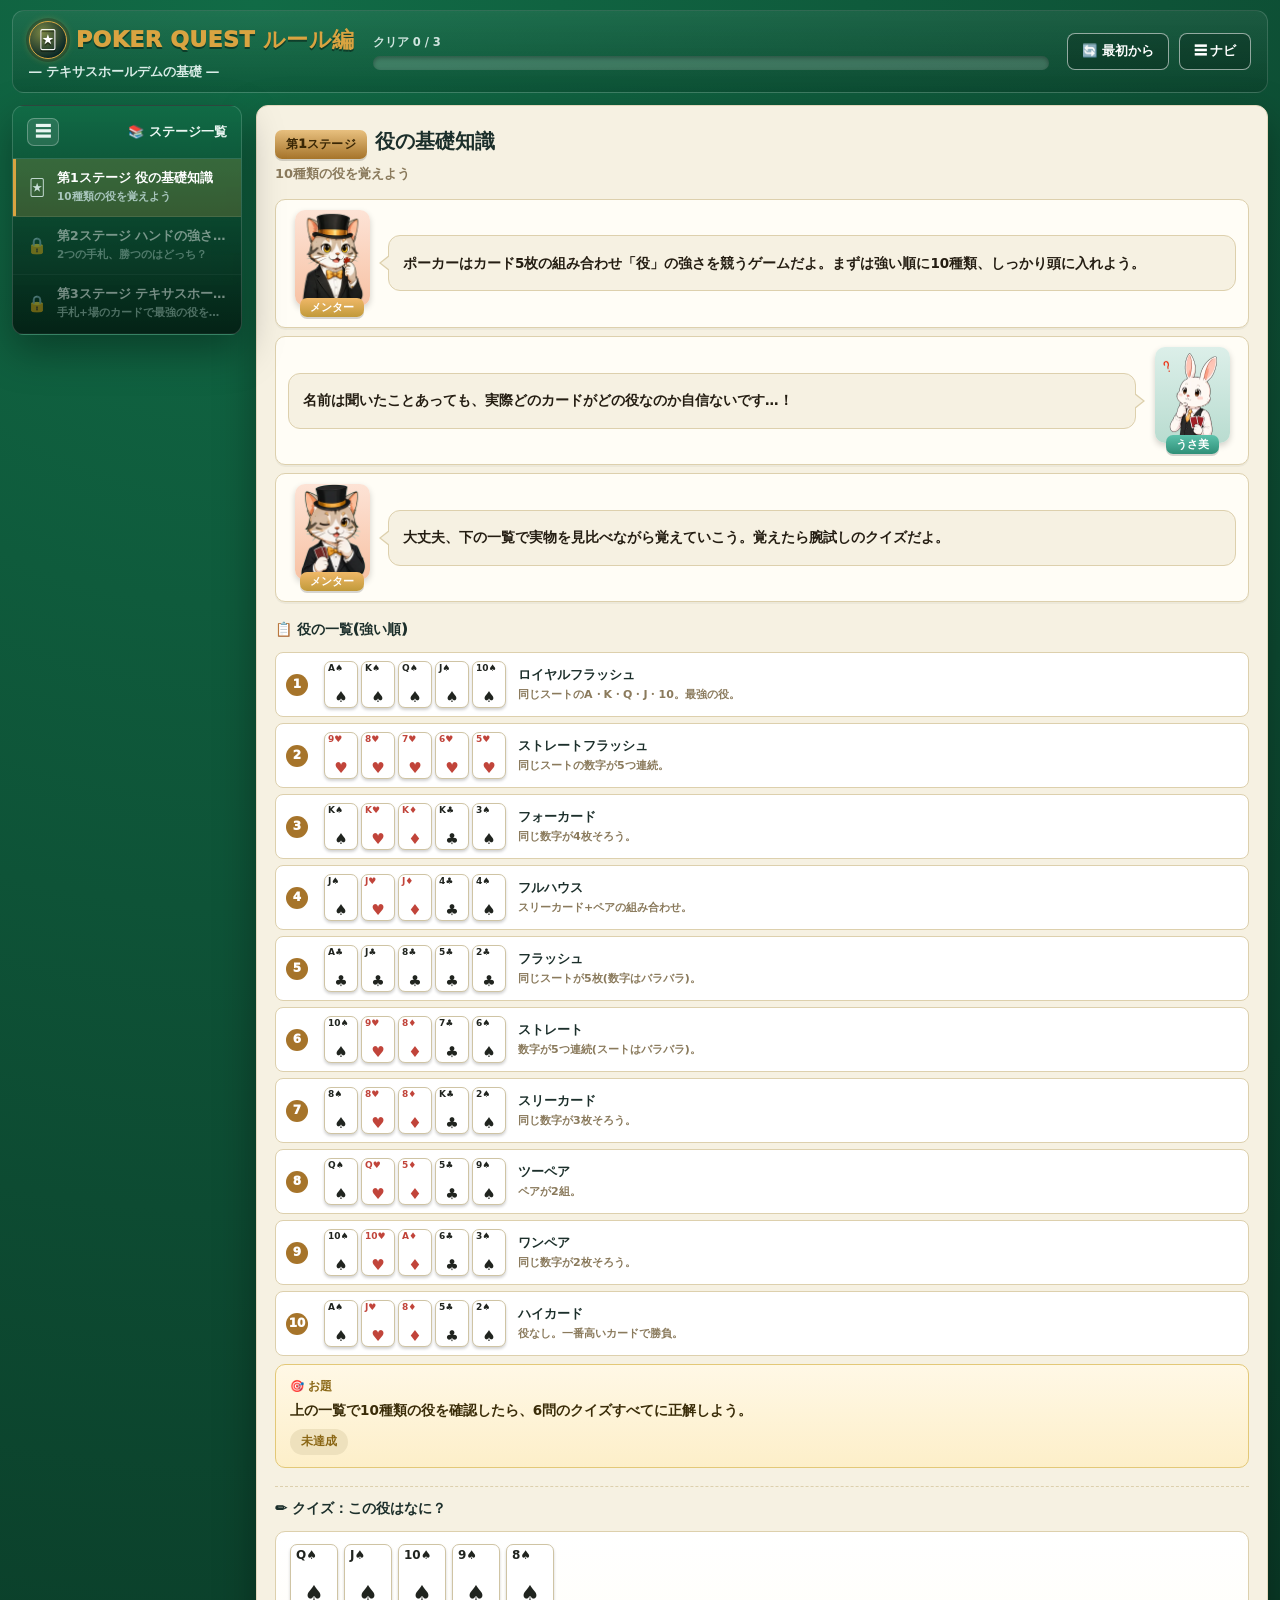
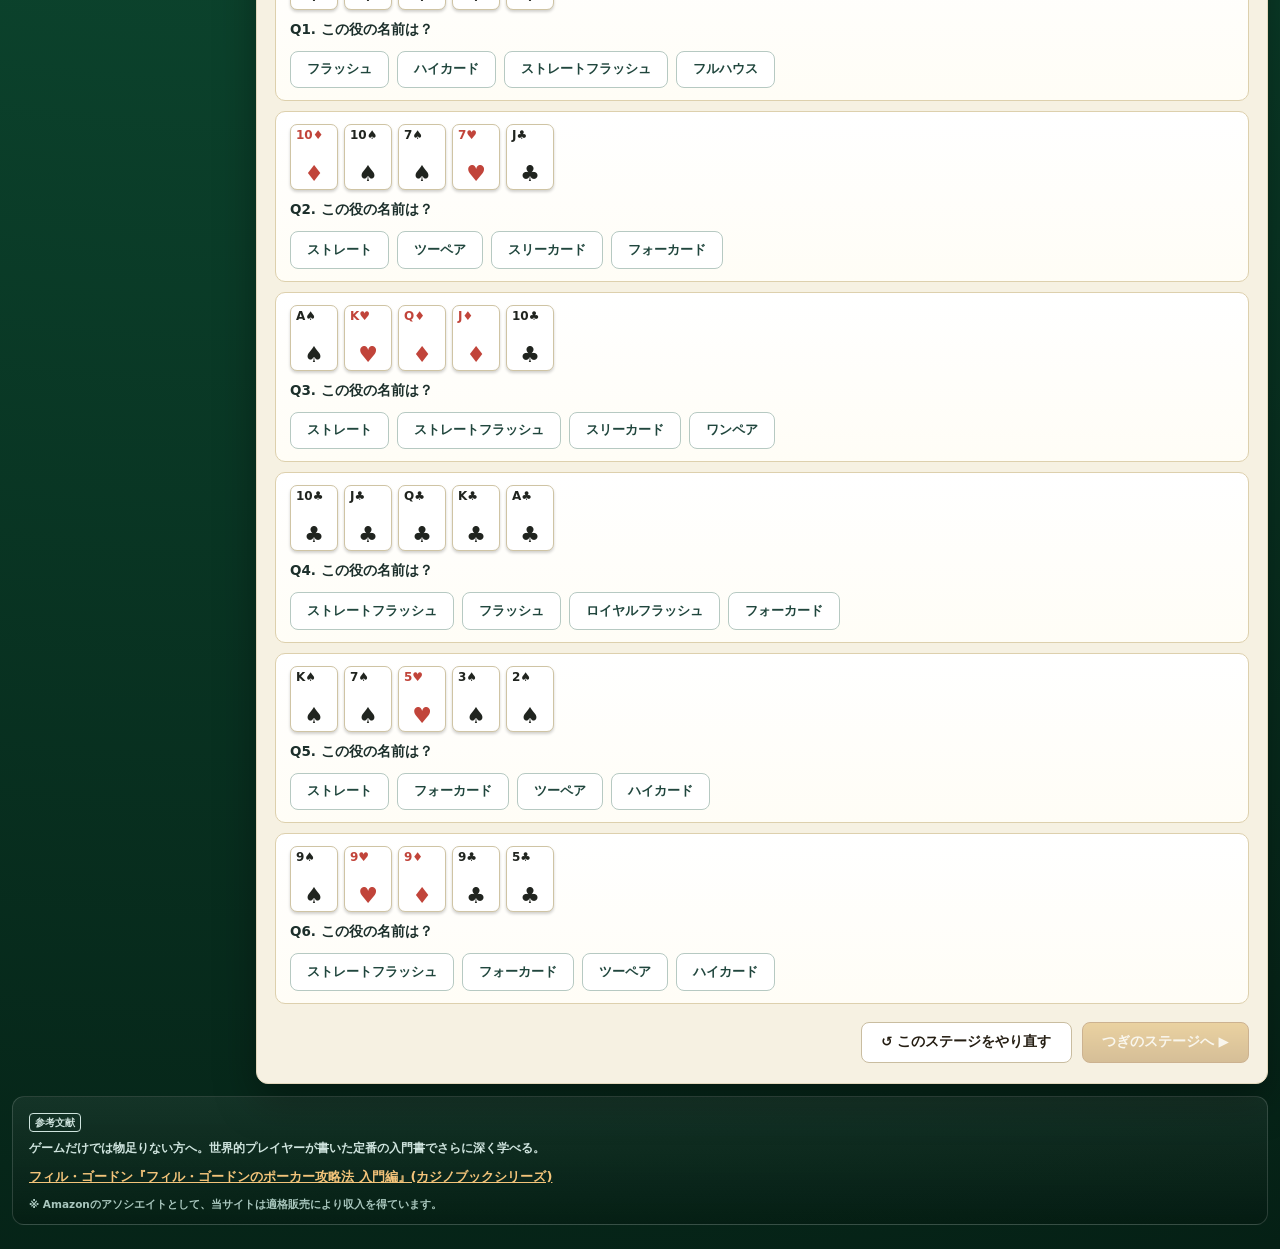
<file: poker/rules/index.html>
<!DOCTYPE html>
<html lang="ja">
<head>
<meta charset="UTF-8">
<meta name="viewport" content="width=device-width, initial-scale=1.0">
<title>POKER QUEST ルール編 ― テキサスホールデムの基礎 ―</title>
<meta name="description" content="役の強さの比較、テキサスホールデムの進行、メインポット・サイドポットの仕組みまで、ポーカーの基礎を3ステージで学べる無料学習ゲーム。メンターとうさ美が案内します。">
<link rel="canonical" href="https://gamblers-mathematics.habatakijuku.com/poker/rules/">
<meta property="og:type" content="article">
<meta property="og:site_name" content="ギャンブラーのための数学（ポーカー編）">
<meta property="og:locale" content="ja_JP">
<meta property="og:title" content="POKER QUEST ルール編 ― テキサスホールデムの基礎 ―">
<meta property="og:description" content="役の強さの比較、テキサスホールデムの進行、メインポット・サイドポットの仕組みまで、ポーカーの基礎を3ステージで学べる無料学習ゲーム。メンターとうさ美が案内します。">
<meta property="og:url" content="https://gamblers-mathematics.habatakijuku.com/poker/rules/">
<meta property="og:image" content="https://gamblers-mathematics.habatakijuku.com/poker/images/ogp.png">
<meta name="twitter:card" content="summary_large_image">
<meta name="theme-color" content="#0d4b32">
<link rel="icon" type="image/png" href="../images/favicon.png">
<link rel="stylesheet" href="../design-system.css">
<!-- Google tag (gtag.js) -->
<script async src="https://www.googletagmanager.com/gtag/js?id=G-9RTQCP2HXM"></script>
<script>
  window.dataLayer = window.dataLayer || [];
  function gtag(){dataLayer.push(arguments);}
  gtag('js', new Date());
  gtag('config', 'G-9RTQCP2HXM');
</script>
<style>
/* Reference table (stage 1) */
.ref-head{font-size:14px;font-weight:950;color:#1c2f2b;margin-bottom:10px}
.ref-table{display:flex;flex-direction:column;gap:6px;margin-bottom:8px}
.ref-row{display:grid;grid-template-columns:26px auto minmax(0,1fr);gap:12px;align-items:center;background:#fff;border:1px solid var(--line);border-radius:8px;padding:8px 10px}
.ref-rank{font-size:12px;font-weight:950;color:#fff;background:var(--gold-dark);border-radius:50%;width:22px;height:22px;display:flex;align-items:center;justify-content:center}
.ref-cards{display:flex;gap:3px}
.ref-cards .pcard{width:34px;height:47px;padding:2px 3px}
.ref-cards .pcard-corner{font-size:9px}
.ref-cards .pcard-suit-big{font-size:15px}
.ref-name{font-size:12.5px;font-weight:900;color:#1c2f2b}
.ref-desc{font-size:11px;color:var(--muted);margin-top:1px}
@media(max-width:560px){.ref-row{grid-template-columns:22px minmax(0,1fr);grid-template-areas:"n c" ". i"}
  .ref-rank{grid-area:n}.ref-cards{grid-area:c}.ref-info{grid-area:i}}

/* Interactive Hold'em flow diagram + stepper (stage 3: holdem rules) */
.pcard.back{background:repeating-linear-gradient(45deg,var(--felt),var(--felt) 4px,var(--felt-dark) 4px,var(--felt-dark) 8px);border-color:rgba(255,255,255,.35)}
.pcard.back.dim{opacity:.35}
.holdem-diagram{padding:16px}
.holdem-phase-tag{display:inline-block;font-size:10.5px;font-weight:950;color:#123;background:#e8c07f;border-radius:5px;padding:2px 9px;margin-bottom:8px}
.holdem-flow-banner{display:flex;align-items:center;gap:8px;flex-wrap:wrap;font-size:14px;font-weight:900;color:#fff;margin-bottom:10px}
.action-pill{display:inline-block;padding:2px 10px;border-radius:999px;font-size:11px;font-weight:950;color:#fff;flex-shrink:0}
.action-pill.deal,.action-pill.board{background:#6b7280}
.action-pill.sb,.action-pill.bb{background:#4d7fc9}
.action-pill.check{background:#6b7280}
.action-pill.bet{background:#b8791f}
.action-pill.call{background:#2f9e5c}
.action-pill.raise{background:#c1443a}
.action-pill.fold{background:#7a3530}
.action-pill.showdown{background:var(--gold-dark)}
.holdem-pot{text-align:center;color:#f3d99a;font-weight:950;font-size:14px;margin-bottom:10px}
.holdem-board-row{display:flex;justify-content:center;gap:6px;flex-wrap:wrap}
.holdem-seats{display:flex;justify-content:center;gap:10px;flex-wrap:wrap;margin-top:16px}
.holdem-seat{display:flex;flex-direction:column;align-items:center;gap:6px;background:rgba(0,0,0,.22);border-radius:10px;padding:10px 12px;min-width:108px;transition:opacity .2s}
.holdem-seat.you{background:rgba(217,164,65,.22);border:1px solid var(--gold)}
.holdem-seat.winner{outline:2px solid #8ef0b0;box-shadow:0 0 0 3px rgba(142,240,176,.25)}
.holdem-seat.folded{opacity:.45}
.holdem-seat-name{color:#fff;font-size:11.5px;font-weight:900;white-space:nowrap}
.holdem-seat-cards{display:flex;gap:3px}
.holdem-seat-cards .pcard{width:34px;height:47px;padding:2px 3px}
.holdem-seat-cards .pcard-corner{font-size:9px}
.holdem-seat-cards .pcard-suit-big{font-size:15px}
.holdem-seat-chip{font-size:10.5px;color:#f3d99a;font-weight:800;background:rgba(0,0,0,.3);border-radius:999px;padding:2px 10px;min-height:16px;text-align:center;white-space:nowrap}
.holdem-seat-chip.chip-blind{background:rgba(77,127,201,.6);color:#fff}
.holdem-seat-chip.chip-check{background:rgba(107,114,128,.55);color:#fff}
.holdem-seat-chip.chip-bet{background:rgba(184,121,31,.65);color:#fff}
.holdem-seat-chip.chip-call{background:rgba(47,158,92,.6);color:#fff}
.holdem-seat-chip.chip-raise{background:rgba(193,68,58,.65);color:#fff}
.holdem-seat-chip.chip-fold{background:rgba(122,53,48,.6);color:#fff}
.holdem-caption{color:#e5f2eb;font-size:12.5px;line-height:1.7;margin-top:14px;background:rgba(0,0,0,.2);border-radius:8px;padding:10px 12px}
.step-controls{display:flex;align-items:center;justify-content:center;gap:14px;margin:14px 0}
.step-progress{font-size:12px;color:var(--muted);font-weight:800;min-width:60px;text-align:center}

/* Main pot / side pot mini-diagram (all-in scenario) */
.action-pill.allin{background:#8b3fae}
.action-pill.split{background:#8b3fae}
.holdem-seat-chip.chip-allin{background:rgba(139,63,174,.65);color:#fff}
.holdem-seat-stack{font-size:10px;color:#a9c7be;margin-top:-2px}
.pot-split-row{display:flex;justify-content:center;gap:14px;flex-wrap:wrap;margin-bottom:4px}
.pot-split-box{background:rgba(0,0,0,.25);border-radius:10px;padding:8px 18px;text-align:center;min-width:120px}
.pot-split-box.side{background:rgba(139,63,174,.22)}
.pot-split-label{font-size:10.5px;color:#cfe4de;font-weight:800}
.pot-split-amount{font-size:17px;color:#f3d99a;font-weight:950}
.pot-split-eligible{font-size:10px;color:#a9c7be;margin-top:2px;line-height:1.5}
.holdem-seat-result-tag{display:inline-block;font-size:9.5px;font-weight:950;color:#123;background:#8ef0b0;border-radius:5px;padding:1px 7px;margin-top:4px}
.holdem-seat-result-tag.side{background:#d8b6f0}

.action-grid{display:grid;grid-template-columns:1fr;gap:6px;margin-top:6px}
@media(min-width:520px){.action-grid{grid-template-columns:1fr 1fr}}
.action-item{font-size:12.5px;line-height:1.6}
.action-item b{color:#8a6614}

/* Compare (stage 2) */
.vs-row{display:flex;align-items:center;gap:12px;flex-wrap:wrap}
.vs-divider{font-size:13px;font-weight:950;color:var(--gold-dark);flex-shrink:0}

/* Chen formula box (stage 4) */
.chen-box{background:linear-gradient(180deg,#fff8e6,#fdefc9);border:1px solid #e3c877;border-radius:10px;padding:12px 14px;margin-bottom:16px;font-size:12.5px;line-height:1.9;color:#3a2c08}
.chen-box b{color:#8a6614}

/* Bet sizing stage: concrete 3-trial worked example */
.bluff-trials{display:flex;flex-direction:column;gap:8px;margin-bottom:16px}
.bluff-trial{display:grid;grid-template-columns:1fr 70px;grid-template-areas:"label result" "desc desc";gap:2px 12px;align-items:center;background:#fff;border:1px solid var(--line);border-radius:8px;padding:10px 12px}
.bluff-trial-label{grid-area:label;font-size:12.5px;font-weight:900;color:#1c2f2b}
.bluff-trial-result{grid-area:result;font-size:20px;font-weight:950;text-align:right}
.bluff-trial-result.plus{color:var(--ok)}
.bluff-trial-result.minus{color:var(--ng)}
.bluff-trial-desc{grid-area:desc;font-size:11.5px;color:var(--muted);line-height:1.5}

/* Position stage: reference table + "who is acting" highlight */
.pos-table{display:flex;flex-direction:column;gap:6px;margin-bottom:16px}
.pos-row{display:grid;grid-template-columns:64px minmax(0,1fr) minmax(0,1fr) 90px;gap:10px;align-items:center;background:#fff;border:1px solid var(--line);border-radius:8px;padding:9px 12px}
.pos-row.head{background:transparent;border:none;padding:0 12px;font-size:10.5px;font-weight:900;color:var(--muted)}
.pos-name{font-size:13px;font-weight:950;color:#1c2f2b}
.pos-cell{font-size:11.5px;color:var(--muted);line-height:1.5}
.pos-cat{font-size:11px;font-weight:900;text-align:center;border-radius:999px;padding:3px 8px}
.pos-cat.early{background:var(--ng-bg);color:var(--ng)}
.pos-cat.mid{background:#fff3d6;color:#8a6614}
.pos-cat.late{background:var(--ok-bg);color:var(--ok)}
@media(max-width:560px){.pos-row{grid-template-columns:1fr 1fr;grid-template-areas:"n n" "a b" "c c"}.pos-row.head{display:none}
  .pos-name{grid-area:n}.pos-cell:nth-of-type(1){grid-area:a}.pos-cell:nth-of-type(2){grid-area:b}.pos-cat{grid-area:c;justify-self:start}}
.holdem-seat.acting{outline:2px dashed #f3d99a;box-shadow:0 0 0 4px rgba(243,217,154,.18)}

/* Range grid (13x13 starting-hand chart) */
.range-grid-wrap{display:flex;gap:18px;flex-wrap:wrap;justify-content:center;margin-bottom:10px}
.range-grid-block{flex:1;min-width:250px;max-width:360px}
.range-grid-title{font-size:11.5px;font-weight:900;color:#1c2f2b;margin-bottom:6px;text-align:center}
.range-grid{display:grid;grid-template-columns:repeat(13,1fr);gap:2px}
.range-cell{aspect-ratio:1;display:flex;align-items:center;justify-content:center;font-size:8px;font-weight:800;border-radius:2px;color:#1c2f2b}
.range-cell.bucket-premium{background:#2f9e5c;color:#fff}
.range-cell.bucket-strong{background:#8fd1ab}
.range-cell.bucket-playable{background:#f3e08a}
.range-cell.bucket-out{background:#eee6d3;color:#b8ab8c}
.range-legend{display:flex;justify-content:center;gap:12px;flex-wrap:wrap;font-size:10.5px;margin-bottom:16px;color:var(--muted)}
.range-legend-item{display:flex;align-items:center;gap:4px}
.range-legend-swatch{width:12px;height:12px;border-radius:2px;display:inline-block}

/* Blocker combo grid */
.blocker-combo-grid{display:flex;flex-wrap:wrap;gap:10px;justify-content:center;margin-bottom:16px}
.blocker-combo{width:96px;padding:8px;text-align:center;border-radius:8px;border:1.5px solid var(--line);background:#fff}
.blocker-combo .hand-row{justify-content:center;margin-bottom:6px}
.blocker-combo .pcard{width:30px;height:42px;padding:2px 3px}
.blocker-combo .pcard-corner{font-size:8px}
.blocker-combo .pcard-suit-big{font-size:13px}
.blocker-combo-label{font-size:10.5px;font-weight:900}
.blocker-combo.blocked{background:#eee6d3;border-color:#ddd0ad}
.blocker-combo.blocked .pcard{opacity:.4}
.blocker-combo.blocked .blocker-combo-label{color:#b8ab8c}
.blocker-combo.possible{background:var(--ok-bg);border-color:var(--ok-bd)}
.blocker-combo.possible .blocker-combo-label{color:var(--ok)}

/* Scenario info card (outs / pot odds) */
.scenario-info{display:flex;flex-wrap:wrap;gap:6px 16px;background:#fbf7ea;border:1px solid var(--line);border-radius:8px;padding:8px 12px;font-size:12.5px;font-weight:800;color:#3a2c08}
.scenario-info span b{color:var(--gold-dark)}

/* Final CPU battle */
.table-felt{background:radial-gradient(ellipse at center, var(--felt) 0%, var(--felt-dark) 100%);border-radius:14px;padding:16px;box-shadow:inset 0 0 24px rgba(0,0,0,.4)}
.table-felt .hand-label{color:#dff2e8}
.table-felt .pot-label{color:#f3d99a;font-size:13.5px;font-weight:950;margin-bottom:10px}
.table-felt .made-hand{color:#fff;font-size:13px;font-weight:800;margin-top:8px;background:rgba(0,0,0,.22);border-radius:8px;padding:8px 12px;display:inline-block}
.showdown-result{margin-top:10px;font-size:16px;font-weight:950;color:#fff}
.showdown-result.win{color:#8ef0b0}
.showdown-result.lose{color:#f19b96}
.showdown-result.tie{color:#f3d99a}
.step-note{font-size:13px;line-height:1.7;color:var(--ink);margin-top:10px}
.table-felt .step-note{color:#e5f2eb}

/* Ending */
.ending{text-align:center;padding:20px 10px}
.ending h2{font-size:22px;margin-bottom:14px;color:#1c2f2b}
.ending p{font-size:13.5px;line-height:1.8;color:#3a2c08;margin-bottom:16px}
.ending-list{text-align:left;display:inline-block;background:#fff8e6;border:1px solid #e3c877;border-radius:10px;padding:14px 18px;font-size:12.5px;line-height:2;color:#3a2c08;margin-bottom:18px}

/* Book recommendation */
#book-recommend{background:linear-gradient(180deg,rgba(255,255,255,.06),rgba(0,0,0,.14));border:1px solid rgba(255,255,255,.15);border-radius:12px;padding:10px 16px}
.book-recommend-label{display:inline-block;font-size:10px;font-weight:900;color:#cfe4de;border:1px solid #cfe4de;border-radius:4px;padding:0 5px;margin:0 0 6px}
.book-recommend-lead{font-size:12px;color:#cfe4de;margin:0 0 4px;font-weight:700}
.book-recommend-note{margin-top:7px;font-size:10.5px;color:#a9c7be;font-weight:700}
#book-recommend a{font-size:13px;color:#f3c47a;font-weight:900;text-decoration:underline}

/* Glossary: clickable jargon terms + popover definition */
.glossary-term{border-bottom:1.5px dashed currentColor;opacity:.92;cursor:help;touch-action:manipulation}
.glossary-term:hover,.glossary-term:active{background:rgba(217,164,65,.22);border-radius:2px}
#glossary-tooltip{position:fixed;z-index:300;max-width:280px;background:#1c2f2b;color:#fff;border:1px solid var(--gold);
  border-radius:8px;padding:10px 30px 10px 12px;font-size:12.5px;line-height:1.6;box-shadow:0 8px 24px rgba(0,0,0,.45);
  display:none}
#glossary-tooltip.show{display:block}
#glossary-tooltip .gt-term{font-weight:950;color:var(--gold);margin-bottom:4px;font-size:12.5px}
#glossary-tooltip .gt-def{color:#eaf6f2}
#glossary-tooltip .gt-close{position:absolute;top:4px;right:6px;width:22px;height:22px;cursor:pointer;color:#cfe4de;
  font-size:14px;background:none;border:none;font-family:inherit}
</style>
</head>
<body>
<div class="app-shell side-collapsed" id="app-shell">
  <header class="game-header">
    <div class="brand">
      <div class="brand-title"><a class="head-reset home-badge" href="../index.html" title="ポーカークエスト目次へ" aria-label="ポーカークエスト目次へ">🃏</a> <span>POKER QUEST ルール編</span></div>
      <div class="brand-sub">― テキサスホールデムの基礎 ―</div>
    </div>
    <div class="head-progress-wrap">
      <div class="head-progress-label" id="progress-label">クリア 0 / 3</div>
      <div class="head-progress"><div class="head-progress-fill" id="progress-fill"></div></div>
    </div>
    <div class="header-actions">
      <button class="head-reset" id="btn-reset-all">🔄 最初から</button>
      <button class="head-reset" id="head-nav-toggle" title="ステージ一覧の表示切替">☰ ナビ</button>
    </div>
  </header>

  <div class="game-layout">
    <div class="side-backdrop" id="side-backdrop"></div>
    <aside class="side-panel">
      <div class="side-head">
        <button class="side-toggle" id="sidebar-toggle" title="ステージ一覧の表示切替" aria-label="ステージ一覧の表示切替">☰</button>
        <span class="side-head-text">📚 ステージ一覧</span>
      </div>
      <div class="side-list" id="side-list"></div>
    </aside>
    <main class="main-area" id="main-area"></main>
  </div>

  <div id="book-recommend"></div>
</div>

<script>
'use strict';

/* =====================================================================
   utilities
   ===================================================================== */
function qs(sel, root){ return (root||document).querySelector(sel); }
function escapeHtml(s){ return String(s).replace(/&/g,'&amp;').replace(/</g,'&lt;').replace(/>/g,'&gt;'); }
function randInt(min,max){ return min + Math.floor(Math.random()*(max-min+1)); }
function pick(arr){ return arr[randInt(0,arr.length-1)]; }
function shuffleArr(arr){ const a=[...arr]; for(let i=a.length-1;i>0;i--){ const j=randInt(0,i); [a[i],a[j]]=[a[j],a[i]]; } return a; }
function sampleN(arr,n){ return shuffleArr(arr).slice(0,n); }

/* =====================================================================
   glossary: tap a jargon term anywhere in the page to see its definition.
   linkGlossaryIn() walks the rendered text of a container and wraps any
   matching term in a clickable span; a single delegated click listener
   (set up once at boot) shows a positioned tooltip. Re-running
   linkGlossaryIn on already-linked content is a no-op (it skips text
   nodes whose ancestor is already a .glossary-term), so callers can
   call it freely after every re-render without worrying about double-wrapping.
   ===================================================================== */
const GLOSSARY = {
  'ホールカード': '自分だけに配られる、他のプレイヤーには見せない2枚の手札。',
  'コミュニティカード': 'テーブル中央に公開される、全員で共有するカード(フロップ3枚+ターン1枚+リバー1枚の計5枚)。',
  'プリフロップ': 'ホールカードが配られた直後、コミュニティカードがまだ1枚も公開されていない最初のベッティングラウンド。手札2枚だけを頼りに判断する。',
  'ポストフロップ': 'フロップが公開されて以降の総称。フロップ・ターン・リバーの3つのベッティングラウンドをまとめてこう呼ぶ。手札に加えて公開されたコミュニティカードの情報も使って判断できる。',
  'フロップ': '最初に公開される3枚のコミュニティカード。ここから2回目のベッティングラウンドが始まる。',
  'ターン': 'フロップの次に公開される4枚目のコミュニティカード。',
  'リバー': '最後に公開される5枚目のコミュニティカード。',
  'ショーダウン': '最後まで残ったプレイヤー同士でカードを見せ合い、役の強さを比べること。',
  'キッカー': '役の直接の構成には使わない、残りのカード。同じ役同士の勝敗を決める材料になる。',
  'スーテッド': '2枚の手札が同じスート(マーク)であること。役や強さの計算にプラスに働く。',
  'コネクター': '2枚の手札の数字が連続していること(例：9と8)。ストレートを狙いやすい。',
  'ブラインド': 'プリフロップで強制的に賭けさせられる少額のベット。',
  'スモールブラインド': 'ブラインドのうち少ない方の額。ボタンの次に座る人が払う。',
  'ビッグブラインド': 'ブラインドのうち多い方の額。スモールブラインドの次に座る人が払う。',
  'オールイン': '残っているチップをすべて賭けること。それ以上は賭けようがない。',
  'メインポット': 'オールインが起きたとき、参加者全員が獲得資格を持つポットの部分。',
  'サイドポット': 'オールインした人より多く賭けた人たちだけが獲得資格を持つ、追加のポット。',
  'ポジション': 'テーブル上の座席の位置。行動する順番と、得られる情報量を左右する。',
  'ボタン': 'ディーラー役を示す印。この位置にいる人は、フロップ以降は常に最後に行動できる。',
  'アウツ': '今の手札を、より強い役に完成させてくれる残りのカードの枚数。',
  'ドロー': '役があと少しで完成しそうな、未完成の状態。',
  'ポットオッズ': 'コールに必要な金額と、獲得できるポットの大きさの比率から計算する「必要勝率」。',
  'エクイティ': '今の時点での、自分が最終的に勝てる見込みの確率。',
  '期待値': '長期的に見たときの、平均的な損得の見込み。プラスなら得(+EV)、マイナスなら損(-EV)。',
  'レンジ': '相手が持っている可能性のある手札の範囲(分布)。1つの手に決め打ちしない考え方。',
  'ハンドリーディング': '相手の行動から、持っている手札のレンジを読み取る技術。',
  'ブラフ': '弱い手なのに強い手のふりをして、相手を降ろさせるための賭け方。',
};
const GLOSSARY_REGEX = new RegExp('(' + Object.keys(GLOSSARY).sort((a,b)=>b.length-a.length).map(t=>t.replace(/[.*+?^${}()|[\]\\]/g,'\\$&')).join('|') + ')');
function linkGlossaryIn(root){
  if(!root) return;
  const walker = document.createTreeWalker(root, NodeFilter.SHOW_TEXT);
  const targets = [];
  let node;
  while((node = walker.nextNode())){
    if(!node.nodeValue || !GLOSSARY_REGEX.test(node.nodeValue)) continue;
    let el = node.parentElement, skip = false;
    while(el && el!==root){
      if(el.tagName==='BUTTON' || el.tagName==='H2' || el.classList.contains('glossary-term') || el.classList.contains('choice-btn') || el.classList.contains('chapter-title')){ skip = true; break; }
      el = el.parentElement;
    }
    if(!skip) targets.push(node);
  }
  targets.forEach(textNode=>{
    const parts = textNode.nodeValue.split(GLOSSARY_REGEX);
    if(parts.length<=1) return;
    // Wrap everything in a single inline <span> (not a bare DocumentFragment) so
    // that replacing the one original text node still leaves exactly one child
    // in the parent — this matters because several containers in this app use
    // display:flex (e.g. .dialog-bubble), where multiple top-level sibling
    // nodes would each become their own flex item and stack on separate lines.
    const wrap = document.createElement('span');
    parts.forEach((part,i)=>{
      if(!part) return;
      if(i%2===1){
        const span = document.createElement('span');
        span.className = 'glossary-term';
        span.textContent = part;
        span.dataset.term = part;
        wrap.appendChild(span);
      } else {
        wrap.appendChild(document.createTextNode(part));
      }
    });
    textNode.parentNode.replaceChild(wrap, textNode);
  });
}
function showGlossaryTooltip(span){
  const def = GLOSSARY[span.dataset.term];
  if(!def) return;
  let tip = document.getElementById('glossary-tooltip');
  if(!tip){
    tip = document.createElement('div');
    tip.id = 'glossary-tooltip';
    tip.innerHTML = '<button class="gt-close" aria-label="閉じる">✕</button><div class="gt-term"></div><div class="gt-def"></div>';
    document.body.appendChild(tip);
    tip.querySelector('.gt-close').addEventListener('click', (e)=>{ e.stopPropagation(); hideGlossaryTooltip(); });
  }
  tip.querySelector('.gt-term').textContent = span.dataset.term;
  tip.querySelector('.gt-def').textContent = def;
  tip.classList.remove('show'); tip.style.visibility = 'hidden'; tip.classList.add('show');
  const rect = span.getBoundingClientRect();
  const tw = tip.offsetWidth, th = tip.offsetHeight;
  let left = rect.left, top = rect.bottom + 6;
  if(left + tw > window.innerWidth - 8) left = window.innerWidth - tw - 8;
  if(left < 8) left = 8;
  if(top + th > window.innerHeight - 8) top = rect.top - th - 6;
  if(top < 8) top = 8;
  tip.style.left = left + 'px';
  tip.style.top = top + 'px';
  tip.style.visibility = '';
}
function hideGlossaryTooltip(){
  const tip = document.getElementById('glossary-tooltip');
  if(tip) tip.classList.remove('show');
}
document.addEventListener('click', (e)=>{
  const term = e.target.closest('.glossary-term');
  if(term){ e.stopPropagation(); showGlossaryTooltip(term); return; }
  if(!e.target.closest('#glossary-tooltip')) hideGlossaryTooltip();
});

/* =====================================================================
   card model
   ===================================================================== */
const SUITS = ['s','h','d','c'];
const SUIT_SYMBOL = {s:'♠',h:'♥',d:'♦',c:'♣'};
function mkCard(rank,suit){ return {rank,suit}; }
function rankLabel(r){ return r===14?'A': r===13?'K': r===12?'Q': r===11?'J': String(r); }
function cardHtml(card){
  const red = card.suit==='h'||card.suit==='d';
  return `<div class="pcard ${red?'red':'black'}"><div class="pcard-corner">${rankLabel(card.rank)}${SUIT_SYMBOL[card.suit]}</div><div class="pcard-suit-big">${SUIT_SYMBOL[card.suit]}</div></div>`;
}
function freshDeck(){ const d=[]; SUITS.forEach(s=>{ for(let r=2;r<=14;r++) d.push(mkCard(r,s)); }); return d; }
function randDistinctRanks(n){
  const pool=[]; for(let r=2;r<=14;r++) pool.push(r);
  return sampleN(pool,n);
}
function isConsecutive(ranksDesc){
  const u=[...ranksDesc];
  if(u[0]-u[4]===4) return true;
  if(JSON.stringify(u)===JSON.stringify([14,5,4,3,2])) return true;
  return false;
}

/* =====================================================================
   hand evaluator (verified against brute-force outs counting & many
   randomized category checks before shipping)
   ===================================================================== */
function evaluate5(cards){
  const ranksSorted = cards.map(c=>c.rank).sort((a,b)=>b-a);
  const suits = cards.map(c=>c.suit);
  const isFlush = suits.every(s=>s===suits[0]);
  const uniqueRanks = [...new Set(ranksSorted)];
  let isStraight=false, straightHigh=0;
  if(uniqueRanks.length===5){
    if(uniqueRanks[0]-uniqueRanks[4]===4){ isStraight=true; straightHigh=uniqueRanks[0]; }
    else if(JSON.stringify(uniqueRanks)===JSON.stringify([14,5,4,3,2])){ isStraight=true; straightHigh=5; }
  }
  const counts = {};
  ranksSorted.forEach(r=>counts[r]=(counts[r]||0)+1);
  const groups = Object.entries(counts).map(([r,c])=>({rank:Number(r),count:c}))
     .sort((a,b)=> b.count-a.count || b.rank-a.rank);

  if(isStraight && isFlush) return {cat:8, tie:[straightHigh]};
  if(groups[0].count===4) return {cat:7, tie:[groups[0].rank, groups[1].rank]};
  if(groups[0].count===3 && groups[1] && groups[1].count>=2) return {cat:6, tie:[groups[0].rank, groups[1].rank]};
  if(isFlush) return {cat:5, tie:ranksSorted};
  if(isStraight) return {cat:4, tie:[straightHigh]};
  if(groups[0].count===3) return {cat:3, tie:[groups[0].rank, ...groups.slice(1).map(g=>g.rank)]};
  if(groups[0].count===2 && groups[1] && groups[1].count===2){
    const kicker = groups[2].rank;
    return {cat:2, tie:[groups[0].rank, groups[1].rank, kicker]};
  }
  if(groups[0].count===2) return {cat:1, tie:[groups[0].rank, ...groups.slice(1).map(g=>g.rank)]};
  return {cat:0, tie:ranksSorted};
}
function compareEval(a,b){
  if(a.cat!==b.cat) return a.cat-b.cat;
  for(let i=0;i<Math.max(a.tie.length,b.tie.length);i++){
    const av=a.tie[i]||0, bv=b.tie[i]||0;
    if(av!==bv) return av-bv;
  }
  return 0;
}
function kCombinations(arr, k){
  const results=[];
  function helper(start, combo){
    if(combo.length===k){ results.push([...combo]); return; }
    for(let i=start;i<arr.length;i++){ combo.push(arr[i]); helper(i+1,combo); combo.pop(); }
  }
  helper(0,[]);
  return results;
}
function bestOf(cards){
  const combos = cards.length===5 ? [cards] : kCombinations(cards,5);
  let best=null, bestCombo=null;
  combos.forEach(c=>{ const e=evaluate5(c); if(!best || compareEval(e,best)>0){ best=e; bestCombo=c; } });
  return {eval:best, cards:bestCombo};
}
const CAT_NAMES = ['ハイカード','ワンペア','ツーペア','スリーカード','ストレート','フラッシュ','フルハウス','フォーカード','ストレートフラッシュ'];
const NAME_POOL = [...CAT_NAMES, 'ロイヤルフラッシュ'];
function catDisplayName(ev){ return (ev.cat===8 && ev.tie[0]===14) ? 'ロイヤルフラッシュ' : CAT_NAMES[ev.cat]; }
function explainCategory(cat, tie, isRoyal){
  if(isRoyal) return '10・J・Q・K・Aが同じスートで並ぶ、最強の役「ロイヤルフラッシュ」です。';
  switch(cat){
    case 8: return `${rankLabel(tie[0])}を最高位とする5枚が同じスートで連続しているので「ストレートフラッシュ」です。`;
    case 7: return `${rankLabel(tie[0])}が4枚(フォーカード)そろっています。`;
    case 6: return `${rankLabel(tie[0])}のスリーカードと${rankLabel(tie[1])}のペアが揃った「フルハウス」です。`;
    case 5: return '5枚とも同じスートですが数字はバラバラなので「フラッシュ」です。';
    case 4: return `${rankLabel(tie[0])}を最高位とする5枚が数字順に並んでいるので「ストレート」です。`;
    case 3: return `${rankLabel(tie[0])}が3枚そろった「スリーカード」です。`;
    case 2: return `${rankLabel(tie[0])}と${rankLabel(tie[1])}の2組のペアがある「ツーペア」です。`;
    case 1: return `${rankLabel(tie[0])}のペアが1組ある「ワンペア」です。`;
    default: return 'ペアも連続も同じスートもない、最も弱い「ハイカード」です。';
  }
}

/* =====================================================================
   category-forced hand builders (used to generate quiz hands).
   Verified via 20000-iteration randomized tests: every builder always
   produces exactly the intended category, with no accidental overlap.
   ===================================================================== */
function buildHighCard(){
  let ranks, tries=0;
  do{ ranks = shuffleArr(randDistinctRanks(5)).sort((a,b)=>b-a); tries++; } while(isConsecutive(ranks) && tries<200);
  let suitsAssigned;
  do{ suitsAssigned = ranks.map(()=>pick(SUITS)); } while(suitsAssigned.every(s=>s===suitsAssigned[0]));
  return ranks.map((r,i)=>mkCard(r,suitsAssigned[i]));
}
function buildOnePair(){
  const [pairRank, ...kickers] = randDistinctRanks(4);
  const suitsForPair = sampleN(SUITS,2);
  const cards = [mkCard(pairRank,suitsForPair[0]), mkCard(pairRank,suitsForPair[1])];
  kickers.forEach(r=> cards.push(mkCard(r, pick(SUITS))));
  return cards;
}
function buildTwoPair(){
  const [p1,p2,k] = randDistinctRanks(3);
  const cards=[];
  [p1,p2].forEach(pr=>{ const s2=sampleN(SUITS,2); cards.push(mkCard(pr,s2[0]),mkCard(pr,s2[1])); });
  cards.push(mkCard(k, pick(SUITS)));
  return cards;
}
function buildThreeKind(){
  const [tr,k1,k2] = randDistinctRanks(3);
  const s3 = sampleN(SUITS,3);
  const cards=[mkCard(tr,s3[0]),mkCard(tr,s3[1]),mkCard(tr,s3[2])];
  cards.push(mkCard(k1,pick(SUITS)), mkCard(k2,pick(SUITS)));
  return cards;
}
function buildStraight(){
  let ranks;
  if(Math.random()<0.15){ ranks=[14,5,4,3,2]; }
  else { const high = randInt(6,14); ranks=[high,high-1,high-2,high-3,high-4]; }
  let suitsAssigned;
  do{ suitsAssigned = ranks.map(()=>pick(SUITS)); } while(suitsAssigned.every(s=>s===suitsAssigned[0]));
  return ranks.map((r,i)=>mkCard(r,suitsAssigned[i]));
}
function buildFlush(){
  const suit = pick(SUITS);
  let ranks, tries=0;
  do{ ranks = shuffleArr(randDistinctRanks(5)).sort((a,b)=>b-a); tries++; } while(isConsecutive(ranks) && tries<200);
  return ranks.map(r=>mkCard(r,suit));
}
function buildFullHouse(){
  const [tr,pr] = randDistinctRanks(2);
  const s3=sampleN(SUITS,3), s2=sampleN(SUITS,2);
  return [mkCard(tr,s3[0]),mkCard(tr,s3[1]),mkCard(tr,s3[2]),mkCard(pr,s2[0]),mkCard(pr,s2[1])];
}
function buildFourKind(){
  const [qr,kr] = randDistinctRanks(2);
  return [mkCard(qr,'s'),mkCard(qr,'h'),mkCard(qr,'d'),mkCard(qr,'c'),mkCard(kr,pick(SUITS))];
}
function buildStraightFlush(){
  const suit=pick(SUITS);
  let ranks;
  if(Math.random()<0.15){ ranks=[14,5,4,3,2]; }
  else { const high = randInt(6,13); ranks=[high,high-1,high-2,high-3,high-4]; }
  return ranks.map(r=>mkCard(r,suit));
}
function buildRoyal(){
  const suit=pick(SUITS);
  return [10,11,12,13,14].map(r=>mkCard(r,suit));
}
const CATEGORY_BUILDERS = [buildHighCard,buildOnePair,buildTwoPair,buildThreeKind,buildStraight,buildFlush,buildFullHouse,buildFourKind,buildStraightFlush];

/* =====================================================================
   dialogue renderer
   ===================================================================== */
function renderDialogue(lines){
  let coachTurn = 0;
  return lines.map(l=>{
    const isStu = l.who === 'stu';
    let img;
    if(l.who==='coach'){ img = (coachTurn++ % 2===0) ? '../images/cat.webp' : '../images/catThink.webp'; }
    else { img = l.face==='think' ? '../images/rabbitThink.webp' : '../images/rabbit.webp'; }
    const name = l.who==='coach' ? 'メンター' : 'うさ美';
    return `<div class="dialog-row${isStu?' right':''}">
      <div class="dialog-character"><div class="dialog-avatar ${l.who}"><img src="${img}" alt="${name}"></div><div class="dialog-name ${l.who}">${name}</div></div>
      <div class="dialog-bubble">${l.text}</div>
    </div>`;
  }).join('');
}

/* =====================================================================
   generic MCQ quiz block — every card must be answered correctly on
   the first click for the stage's onDone callback to fire; a wrong
   click locks that card until the whole stage is retried.
   ===================================================================== */
function renderQuizArea(container, quizzes, onDone){
  container.innerHTML = quizzes.map((q,qi)=>`
    <div class="quiz-card" data-qi="${qi}">
      ${q.visual || ''}
      <div class="quiz-q">Q${qi+1}. ${q.q}</div>
      <div class="choice-list">${q.choices.map((c,ci)=>`<button class="choice-btn" data-qi="${qi}" data-ci="${ci}">${escapeHtml(c)}</button>`).join('')}</div>
      <div class="quiz-explain" style="display:none" aria-live="polite"></div>
    </div>`).join('');
  linkGlossaryIn(container);
  const solved = new Set();
  container.querySelectorAll('.choice-btn').forEach(btn=>{
    btn.addEventListener('click', ()=>{
      const qi = Number(btn.dataset.qi), ci = Number(btn.dataset.ci);
      const card = container.querySelector(`.quiz-card[data-qi="${qi}"]`);
      if(card.classList.contains('answered')) return;
      const q = quizzes[qi];
      const isOk = ci === q.correct;
      card.querySelectorAll('.choice-btn').forEach((b,i)=>{
        if(i===q.correct) b.classList.add('choice-ok');
        else if(i===ci && !isOk) b.classList.add('choice-ng');
      });
      card.classList.add('answered');
      const ex = card.querySelector('.quiz-explain');
      ex.style.display = 'block';
      ex.innerHTML = (isOk ? '✅ 正解。 ' : '❌ 不正解。 ') + q.explain;
      linkGlossaryIn(ex);
      if(isOk){ solved.add(qi); if(solved.size === quizzes.length) onDone(); }
    });
  });
}

/* =====================================================================
   Stage 0: 役の基礎知識
   ===================================================================== */
function buildBasics(root, ctx){
  const REF = [
    {cards:[[14,'s'],[13,'s'],[12,'s'],[11,'s'],[10,'s']], name:'ロイヤルフラッシュ', desc:'同じスートのA・K・Q・J・10。最強の役。'},
    {cards:[[9,'h'],[8,'h'],[7,'h'],[6,'h'],[5,'h']], name:'ストレートフラッシュ', desc:'同じスートの数字が5つ連続。'},
    {cards:[[13,'s'],[13,'h'],[13,'d'],[13,'c'],[3,'s']], name:'フォーカード', desc:'同じ数字が4枚そろう。'},
    {cards:[[11,'s'],[11,'h'],[11,'d'],[4,'c'],[4,'s']], name:'フルハウス', desc:'スリーカード+ペアの組み合わせ。'},
    {cards:[[14,'c'],[11,'c'],[8,'c'],[5,'c'],[2,'c']], name:'フラッシュ', desc:'同じスートが5枚(数字はバラバラ)。'},
    {cards:[[10,'s'],[9,'h'],[8,'d'],[7,'c'],[6,'s']], name:'ストレート', desc:'数字が5つ連続(スートはバラバラ)。'},
    {cards:[[8,'s'],[8,'h'],[8,'d'],[13,'c'],[2,'s']], name:'スリーカード', desc:'同じ数字が3枚そろう。'},
    {cards:[[12,'s'],[12,'h'],[5,'d'],[5,'c'],[9,'s']], name:'ツーペア', desc:'ペアが2組。'},
    {cards:[[10,'s'],[10,'h'],[14,'d'],[6,'c'],[3,'s']], name:'ワンペア', desc:'同じ数字が2枚そろう。'},
    {cards:[[14,'s'],[11,'h'],[8,'d'],[5,'c'],[2,'s']], name:'ハイカード', desc:'役なし。一番高いカードで勝負。'},
  ];
  const refHtml = REF.map((r,i)=>`
    <div class="ref-row">
      <div class="ref-rank">${i+1}</div>
      <div class="ref-cards">${r.cards.map(([rk,s])=>cardHtml(mkCard(rk,s))).join('')}</div>
      <div class="ref-info"><div class="ref-name">${r.name}</div><div class="ref-desc">${r.desc}</div></div>
    </div>`).join('');

  const catsPool = shuffleArr([0,1,2,3,4,5,6,7,8]).slice(0,5);
  const quizItems = catsPool.map(c=>{
    const cards = CATEGORY_BUILDERS[c]();
    const ev = evaluate5(cards);
    return {cards, correct: CAT_NAMES[c], explain: explainCategory(ev.cat, ev.tie, false)};
  });
  quizItems.push({cards: buildRoyal(), correct:'ロイヤルフラッシュ', explain: explainCategory(8,[14],true)});

  const quizzes = shuffleArr(quizItems).map(item=>{
    const distractors = shuffleArr(NAME_POOL.filter(n=>n!==item.correct)).slice(0,3);
    const choices = shuffleArr([item.correct, ...distractors]);
    return {
      visual: `<div class="hand-row">${item.cards.map(cardHtml).join('')}</div>`,
      q: 'この役の名前は？',
      choices,
      correct: choices.indexOf(item.correct),
      explain: item.explain,
    };
  });

  root.innerHTML = `
    <div class="ref-head">📋 役の一覧(強い順)</div>
    <div class="ref-table">${refHtml}</div>
    ${ctx.missionBoxHtml}
    <div class="quiz-head">✏️ クイズ：この役はなに？</div>
    <div id="quiz-area"></div>
  `;
  renderQuizArea(qs('#quiz-area', root), quizzes, ctx.complete);
}

/* =====================================================================
   Stage 1: ハンドの強さ比較
   ===================================================================== */
function cardsOverlap(a,b){ const keys=new Set(a.map(c=>c.rank+c.suit)); return b.some(c=>keys.has(c.rank+c.suit)); }
const COMPARE_CORE_LEN = {0:0, 1:1, 2:2, 3:1, 4:1, 5:0, 6:2, 7:1, 8:1};
function describeCompare(evA,evB,cmp){
  const nameA = catDisplayName(evA), nameB = catDisplayName(evB);
  if(evA.cat!==evB.cat){
    return `Aは「${nameA}」、Bは「${nameB}」。役の強さが違うので、役が強い方が勝ちます。`;
  }
  if(cmp===0) return `どちらも「${nameA}」で、比べる数字まで完全に同じなので引き分けです。`;
  const winner = cmp>0 ? 'A' : 'B';
  const coreLen = COMPARE_CORE_LEN[evA.cat] || 0;
  if(coreLen===0){
    return `どちらも「${nameA}」ですが、カードを大きい順に比べていくと${winner}の方が高いので、${winner}の勝ちです。`;
  }
  const maxLen = Math.max(evA.tie.length, evB.tie.length);
  let diffIdx = -1;
  for(let i=0;i<maxLen;i++){
    if((evA.tie[i]||0) !== (evB.tie[i]||0)){ diffIdx = i; break; }
  }
  if(diffIdx < coreLen){
    return `どちらも「${nameA}」ですが、役の中心となる数字が${winner}の方が高いので、${winner}の勝ちです。`;
  }
  return `どちらも「${nameA}」で役の中心となる数字は同じですが、キッカー(残りのカード)が${winner}の方が高いので、${winner}の勝ちです。`;
}
function buildCompare(root, ctx){
  const N = 5;
  const quizzes = [];
  for(let i=0;i<N;i++){
    let handA, handB;
    if(i<2){
      const cat = randInt(1,7);
      let tries=0;
      do{ handA = CATEGORY_BUILDERS[cat](); handB = CATEGORY_BUILDERS[cat](); tries++; }
      while(cardsOverlap(handA,handB) && tries<50);
    } else {
      const deck = shuffleArr(freshDeck());
      handA = deck.slice(0,5); handB = deck.slice(5,10);
    }
    const evA = evaluate5(handA), evB = evaluate5(handB);
    const cmp = compareEval(evA,evB);
    const choices = ['Aの勝ち','Bの勝ち','引き分け'];
    const correctIdx = cmp>0?0:cmp<0?1:2;
    quizzes.push({
      visual: `<div class="vs-row">
        <div class="hand-block"><div class="hand-label">ハンドA</div><div class="hand-row">${handA.map(cardHtml).join('')}</div></div>
        <div class="vs-divider">VS</div>
        <div class="hand-block"><div class="hand-label">ハンドB</div><div class="hand-row">${handB.map(cardHtml).join('')}</div></div>
      </div>`,
      q: '勝つのはどちら？',
      choices,
      correct: correctIdx,
      explain: describeCompare(evA,evB,cmp),
    });
  }
  root.innerHTML = `${ctx.missionBoxHtml}<div class="quiz-head">✏️ クイズ：勝つのはどちら？</div><div id="quiz-area"></div>`;
  renderQuizArea(qs('#quiz-area', root), quizzes, ctx.complete);
}

/* =====================================================================
   Stage 2: テキサスホールデム入門
   ===================================================================== */
function buildHoldem(root, ctx){
  const N = 5;
  const quizzes = [];
  for(let i=0;i<N;i++){
    const deck = shuffleArr(freshDeck());
    const hole = deck.slice(0,2);
    const board = deck.slice(2,7);
    const best = bestOf([...hole,...board]);
    const correctName = catDisplayName(best.eval);
    const distractors = shuffleArr(NAME_POOL.filter(n=>n!==correctName)).slice(0,3);
    const choices = shuffleArr([correctName, ...distractors]);
    const bestDesc = best.cards.map(c=>rankLabel(c.rank)+SUIT_SYMBOL[c.suit]).join(' ');
    quizzes.push({
      visual: `<div class="hand-block"><div class="hand-label">ホールカード(あなたの手札)</div><div class="hand-row">${hole.map(cardHtml).join('')}</div></div>
                <div class="hand-block"><div class="hand-label">コミュニティカード(場のカード)</div><div class="hand-row">${board.map(cardHtml).join('')}</div></div>`,
      q: 'この7枚から作れる最強の役は？',
      choices,
      correct: choices.indexOf(correctName),
      explain: `最も強い5枚は ${bestDesc} で、「${correctName}」です。`,
    });
  }
  root.innerHTML = `
    <div class="chen-box">
      <b>ブラインドとは？</b><br>
      ポーカーは「参加するかどうか」を自分で選べるゲーム。でももし誰も強制的にお金を賭けなかったら、
      全員が毎回様子見して、いつまで経ってもゲームが動かなくなってしまう。そこで、毎ハンド必ず2人が
      強制的にお金を賭ける「ブラインド」という仕組みがある。<br>
      <b>スモールブラインド(SB)</b>：ボタン(ディーラー役)のすぐ左隣の人が、ホールカードを見る前に払う少額の強制ベット。<br>
      <b>ビッグブラインド(BB)</b>：SBのさらに左隣の人が払う、SBのだいたい2倍の強制ベット。<br>
      すでに払ったブラインドは「その巡での自分のベット額」として扱われるので、後で他の人がコールするときは
      このブラインドの額に合わせればよい。そして<b>ブラインドを払う役目は毎ハンド1つずつ左へ回っていく</b>——
      だから同じ人がずっとブラインドを払い続けることはない。
    </div>
    <div class="ref-head">📖 テキサスホールデムの流れ</div>
    <div id="holdem-flow-diagram"></div>
    <div class="step-controls">
      <button class="btn" id="flow-prev">◀ 前へ</button>
      <span class="step-progress" id="flow-progress"></span>
      <button class="btn btn-primary" id="flow-next">次へ ▶</button>
    </div>
    <div class="chen-box">
      <b>各ベッティングラウンドでできる5つのアクション</b>
      <div class="action-grid">
        <div class="action-item"><b>チェック</b>：誰もまだベットしていなければ、何も賭けずに次の人へパスできる。</div>
        <div class="action-item"><b>ベット</b>：そのラウンドで最初にお金を賭ける。</div>
        <div class="action-item"><b>コール</b>：相手のベットと同じ額を払って、勝負に残る。</div>
        <div class="action-item"><b>レイズ</b>：相手のベットより多く賭けて、さらに強気に出る。</div>
        <div class="action-item"><b>フォールド</b>：勝負を降りる。それまでに賭けた分は戻らないが、それ以上は失わない。</div>
      </div>
      全員がベット額をそろえる(コールする)かフォールドしたら、そのラウンドは終了。<b>フォールドで自分以外の全員が降りたら、ショーダウンなしでその時点で勝ち</b>になる。
    </div>
    <div class="ref-head">💰 メインポットとサイドポット（オールインが起きたとき）</div>
    <div id="sidepot-flow-diagram"></div>
    <div class="step-controls">
      <button class="btn" id="sidepot-prev">◀ 前へ</button>
      <span class="step-progress" id="sidepot-progress"></span>
      <button class="btn btn-primary" id="sidepot-next">次へ ▶</button>
    </div>
    ${ctx.missionBoxHtml}
    <div class="quiz-head">✏️ クイズ：この7枚から作れる最強の役は？</div>
    <div id="quiz-area"></div>
  `;
  mountHoldemFlowStepper(root);
  mountSidePotStepper(root);
  renderQuizArea(qs('#quiz-area', root), quizzes, ctx.complete);
}

/* ---- main pot / side pot mini-walkthrough (triggered by an all-in with a short stack) ---- */
const SIDEPOT_SEATS = [
  {key:'x', name:'相手X', startStack:40},
  {key:'y', name:'相手Y', startStack:200},
  {key:'you', name:'あなた', startStack:200},
];
const SIDEPOT_LABEL_CLASS = {allin:'chip-allin', raise:'chip-raise', call:'chip-call'};
const SIDEPOT_LABEL_TEXT = {allin:'オールイン', raise:'レイズ', call:'コール'};
const SIDEPOT_EVENTS = [
  {actionType:'deal', banner:'状況：3人のスタック(残りチップ)を確認', bets:{}, labels:{}, showSplit:false,
    caption:'相手Xは残り40、相手Yとあなたは残り200のチップを持っている場面を考えてみよう。持っているチップ以上は賭けられない。'},
  {actionType:'allin', banner:'相手X：オールイン！ 残り40をすべて賭ける', bets:{x:40}, labels:{x:'allin'}, showSplit:false,
    caption:'オールイン＝残りのチップをすべて賭けること。相手Xは40しか持っていないので、それ以上は賭けようがない。'},
  {actionType:'raise', banner:'相手Y：レイズ 100（Xの40を超えて引き上げ）', bets:{x:40,y:100}, labels:{x:'allin',y:'raise'}, showSplit:false,
    caption:'相手Yはまだ160のチップが残っているので、Xのオールイン額(40)を超えて100まで引き上げられる。'},
  {actionType:'call', banner:'あなた：コール 100', bets:{x:40,y:100,you:100}, labels:{x:'allin',y:'raise',you:'call'}, showSplit:false,
    caption:'あなたも100を払ってコール。全員のアクションが出そろった。'},
  {actionType:'split', banner:'ポットが2つに分かれる：メインポット＋サイドポット', bets:{x:40,y:100,you:100}, labels:{x:'allin',y:'raise',you:'call'}, showSplit:true,
    caption:'相手Xが賭けられたのは40まで。3人分の40×3=120が「メインポット」となり、3人とも獲得資格がある。残りの(100-40)×2=120は、Xを除くYとあなたの2人だけが賭けた分なので「サイドポット」となり、この2人だけに獲得資格がある。'},
  {actionType:'showdown', banner:'ショーダウン：ポットごとに勝者が決まる', bets:{x:40,y:100,you:100}, labels:{}, showSplit:true, results:{x:{hand:'スリーカード', tag:'main', win:true}, y:{hand:'ツーペア', tag:'side', win:true}, you:{hand:'ワンペア', win:false}},
    caption:'相手Xの役が一番強くても、獲得できるのは自分が賭けた範囲＝メインポット(120)まで。サイドポット(120)は、Xを除いたYとあなたの勝負で決まり、ここではYが勝ってサイドポットを獲得する。あなたはどちらのポットも取れない。'},
];
function renderSidePotDiagram(container, idx){
  const ev = SIDEPOT_EVENTS[idx];
  const mainPot = ev.bets.x ? ev.bets.x * 3 : 0;
  const sideAmt = (ev.bets.y||0) + (ev.bets.you||0) - (ev.bets.x||0)*2;
  const totalPot = Object.values(ev.bets).reduce((a,b)=>a+b,0);

  const seatsHtml = SIDEPOT_SEATS.map(s=>{
    const bet = ev.bets[s.key];
    const label = ev.labels[s.key];
    const stackLeft = s.startStack - (bet||0);
    let chipHtml = '';
    if(label){
      chipHtml = `<div class="holdem-seat-chip ${SIDEPOT_LABEL_CLASS[label]}">${SIDEPOT_LABEL_TEXT[label]} ${bet}</div>`;
    }
    let resultTag = '';
    if(ev.results){
      const r = ev.results[s.key];
      chipHtml = `<div class="holdem-seat-chip">${r.hand}</div>`;
      if(r.win) resultTag = `<div class="holdem-seat-result-tag ${r.tag==='side'?'side':''}">${r.tag==='side'?'サイドポット獲得':'メインポット獲得'}</div>`;
    }
    return `<div class="holdem-seat ${s.key==='you'?'you':''}">
      <div class="holdem-seat-name">${s.name}</div>
      <div class="holdem-seat-stack">スタック残り: ${bet!==undefined?stackLeft:s.startStack}</div>
      ${chipHtml}
      ${resultTag}
    </div>`;
  }).join('');

  const potHtml = ev.showSplit
    ? `<div class="pot-split-row">
        <div class="pot-split-box">
          <div class="pot-split-label">メインポット</div>
          <div class="pot-split-amount">${mainPot}</div>
          <div class="pot-split-eligible">相手X・相手Y・あなた<br>3人とも獲得資格あり</div>
        </div>
        <div class="pot-split-box side">
          <div class="pot-split-label">サイドポット</div>
          <div class="pot-split-amount">${sideAmt}</div>
          <div class="pot-split-eligible">相手Y・あなたのみ<br>(Xは対象外)</div>
        </div>
      </div>`
    : `<div class="holdem-pot">🪙 ポット: ${totalPot}</div>`;

  container.innerHTML = `
    <div class="table-felt holdem-diagram">
      <div class="holdem-flow-banner"><span class="action-pill ${ev.actionType}">${HOLDEM_PILL_LABEL[ev.actionType]}</span>${ev.banner}</div>
      ${potHtml}
      <div class="holdem-seats">${seatsHtml}</div>
      <div class="holdem-caption">${ev.caption}</div>
    </div>`;
}
function mountSidePotStepper(root){
  let stepIdx = 0;
  function render(){
    renderSidePotDiagram(qs('#sidepot-flow-diagram', root), stepIdx);
    linkGlossaryIn(qs('#sidepot-flow-diagram', root));
    qs('#sidepot-progress', root).textContent = `${stepIdx+1} / ${SIDEPOT_EVENTS.length}`;
    qs('#sidepot-prev', root).disabled = stepIdx===0;
  }
  qs('#sidepot-prev', root).addEventListener('click', ()=>{ if(stepIdx>0){ stepIdx--; render(); } });
  qs('#sidepot-next', root).addEventListener('click', ()=>{
    stepIdx = (stepIdx < SIDEPOT_EVENTS.length-1) ? stepIdx+1 : 0;
    render();
  });
  render();
}

/* ---- illustrative walkthrough example used by the flow stepper above ----
   1つずつ「次へ」で進める、配札からショーダウンまでの具体的なベッティング系列。
   ポット・各座席の賭け額は下のイベント列から都度計算するので、数字の矛盾が起きない。 */
const HOLDEM_EX_BOARD = [[13,'d'],[7,'c'],[2,'d'],[9,'h'],[4,'s']];
const HOLDEM_EX_SEATS = [
  {key:'a', name:'相手A (SB)', hole:[[11,'d'],[11,'h']]},
  {key:'b', name:'相手B (BB)', hole:[[8,'s'],[6,'s']]},
  {key:'you', name:'あなた', hole:[[14,'c'],[13,'s']], isYou:true},
];
const HOLDEM_PILL_LABEL = {deal:'配札', sb:'SB', bb:'BB', raise:'レイズ', call:'コール', bet:'ベット', check:'チェック', fold:'フォールド', board:'公開', showdown:'勝負', allin:'オールイン', split:'内訳'};
const HOLDEM_EVENTS = [
  {actionType:'deal', phase:'配札', banner:'配札：全員に2枚ずつホールカードが配られる',
    caption:'参加者全員に、他の人には見せない「ホールカード」が2枚ずつ裏向きで配られる。'},
  {actionType:'sb', phase:'プリフロップ', seat:'a', amount:5,
    banner:'相手A(SB)：5を強制ベット',
    caption:'ディーラーの左隣の人が「スモールブラインド」として、強制的に少額(ここでは5)を賭ける。'},
  {actionType:'bb', phase:'プリフロップ', seat:'b', amount:10, reveal:true,
    banner:'相手B(BB)：10を強制ベット',
    caption:'さらにその隣が「ビッグブラインド」として10を賭ける。ここであなたは自分のホールカードを確認できる。'},
  {actionType:'raise', phase:'プリフロップ', seat:'you', amount:30,
    banner:'あなた：レイズ！ 10 → 30 に引き上げ',
    caption:'レイズ＝相手の賭け額より多く賭けて、さらに強気に出ること。ビッグブラインドの10より多い30まで引き上げた。'},
  {actionType:'call', phase:'プリフロップ', seat:'a', amount:30,
    banner:'相手A：コール（5→30、+25追加）',
    caption:'コール＝相手の賭け額に合わせて勝負に残ること。相手Aは元の5に25を追加して30にそろえた。'},
  {actionType:'call', phase:'プリフロップ', seat:'b', amount:30,
    banner:'相手B：コール（10→30、+20追加）→ プリフロップ終了',
    caption:'相手Bも10に20を追加して30にそろえた。全員が金額をそろえたので、プリフロップのベッティングラウンドは終了。'},
  {actionType:'board', phase:'フロップ', board:3,
    banner:'フロップオープン：K♦ 7♣ 2♦',
    caption:'コミュニティカードが3枚オープン。ここから2回目のベッティングラウンド。'},
  {actionType:'check', phase:'フロップ', seat:'a', amount:0,
    banner:'相手A：チェック',
    caption:'チェック＝誰もまだベットしていない時に、お金を賭けずに次の人へパスすること。'},
  {actionType:'bet', phase:'フロップ', seat:'b', amount:20,
    banner:'相手B：ベット 20',
    caption:'ベット＝そのラウンドで最初にお金を賭けること。相手Bが20を賭けた。'},
  {actionType:'call', phase:'フロップ', seat:'you', amount:20,
    banner:'あなた：コール 20',
    caption:'あなたは20を払ってコール。勝負を続ける。'},
  {actionType:'fold', phase:'フロップ', seat:'a',
    banner:'相手A：フォールド → フロップ終了',
    caption:'フォールド＝勝負を降りること。それまで賭けた分(合計30)は戻らないが、それ以上は失わない。相手Aが降りたので、残るは相手Bとあなたの2人。'},
  {actionType:'board', phase:'ターン', board:4,
    banner:'ターンオープン：9♥',
    caption:'コミュニティカードが4枚目、1枚追加でオープン。3回目のベッティングラウンド。'},
  {actionType:'check', phase:'ターン', seat:'b', amount:0,
    banner:'相手B：チェック',
    caption:'相手Bは様子を見てチェック。'},
  {actionType:'bet', phase:'ターン', seat:'you', amount:40,
    banner:'あなた：ベット 40',
    caption:'あなたが40をベット。'},
  {actionType:'call', phase:'ターン', seat:'b', amount:40,
    banner:'相手B：コール 40 → ターン終了',
    caption:'相手Bがコール。ターンのベッティングラウンドも終了。'},
  {actionType:'board', phase:'リバー', board:5,
    banner:'リバーオープン：4♠',
    caption:'コミュニティカードが5枚目、最後の1枚がオープン。4回目(最終)のベッティングラウンド。'},
  {actionType:'check', phase:'リバー', seat:'b', amount:0,
    banner:'相手B：チェック',
    caption:'相手Bはここでもチェック。'},
  {actionType:'bet', phase:'リバー', seat:'you', amount:60,
    banner:'あなた：ベット 60',
    caption:'あなたが最後のベット、60を賭けた。'},
  {actionType:'call', phase:'リバー', seat:'b', amount:60,
    banner:'相手B：コール 60 → リバー終了',
    caption:'相手Bがコール。全員のアクションが出そろい、ベッティングラウンドはすべて終了。'},
  {actionType:'showdown', phase:'ショーダウン', board:5,
    banner:'ショーダウン',
    caption:'最後まで残ったプレイヤー同士(相手Bとあなた)で、ホールカード2枚+コミュニティカード5枚=合計7枚から作れる最強の5枚を比べ合う。一番強い役を持つ人がポットをすべて獲得する。'},
];
function computeHoldemState(uptoIdx){
  const seats = {a:{bet:0,badge:null,folded:false}, b:{bet:0,badge:null,folded:false}, you:{bet:0,badge:null,folded:false}};
  let pot=0, board=0, youRevealed=false;
  for(let i=0;i<=uptoIdx;i++){
    const e = HOLDEM_EVENTS[i];
    if(e.actionType==='board'){
      seats.a.bet=0; seats.b.bet=0; seats.you.bet=0;
      seats.a.badge=null; seats.b.badge=null; seats.you.badge=null;
      board = e.board;
    } else if(e.actionType==='sb' || e.actionType==='bb'){
      seats[e.seat].bet = e.amount; seats[e.seat].badge = HOLDEM_PILL_LABEL[e.actionType]; pot += e.amount;
      if(e.reveal) youRevealed = true;
    } else if(e.actionType==='fold'){
      seats[e.seat].folded = true; seats[e.seat].badge = 'フォールド';
    } else if(e.actionType==='check'){
      seats[e.seat].badge = 'チェック';
    } else if(e.actionType==='bet' || e.actionType==='call' || e.actionType==='raise'){
      const added = e.amount - seats[e.seat].bet;
      pot += added;
      seats[e.seat].bet = e.amount;
      seats[e.seat].badge = HOLDEM_PILL_LABEL[e.actionType];
    }
  }
  return {seats, pot, board, youRevealed};
}
function holdemChipClass(badge){
  if(badge==='SB' || badge==='BB') return 'chip-blind';
  if(badge==='チェック') return 'chip-check';
  if(badge==='ベット') return 'chip-bet';
  if(badge==='コール') return 'chip-call';
  if(badge==='レイズ') return 'chip-raise';
  if(badge==='フォールド') return 'chip-fold';
  return '';
}
function renderHoldemDiagram(container, idx){
  const ev = HOLDEM_EVENTS[idx];
  const state = computeHoldemState(idx);
  const boardCards = HOLDEM_EX_BOARD.slice(0, state.board).map(([r,s])=>mkCard(r,s));
  const boardSlotsHtml = Array.from({length:5}, (_,i)=> i<state.board ? cardHtml(boardCards[i]) : `<div class="pcard back"></div>`).join('');

  const isShowdown = ev.actionType==='showdown';
  let winnerKey = null, resultsByKey = {};
  if(isShowdown){
    HOLDEM_EX_SEATS.filter(s=>!state.seats[s.key].folded).forEach(s=>{
      const hole = s.hole.map(([r,su])=>mkCard(r,su));
      resultsByKey[s.key] = bestOf([...hole, ...boardCards]);
    });
    Object.entries(resultsByKey).forEach(([k,b])=>{
      if(!winnerKey || compareEval(b.eval, resultsByKey[winnerKey].eval)>0) winnerKey = k;
    });
  }

  const seatsHtml = HOLDEM_EX_SEATS.map(s=>{
    const st = state.seats[s.key];
    let cardsHtml;
    if(st.folded) cardsHtml = '<div class="pcard back dim"></div><div class="pcard back dim"></div>';
    else if(isShowdown) cardsHtml = s.hole.map(([r,su])=>cardHtml(mkCard(r,su))).join('');
    else if(s.isYou) cardsHtml = state.youRevealed ? s.hole.map(([r,su])=>cardHtml(mkCard(r,su))).join('') : '<div class="pcard back"></div><div class="pcard back"></div>';
    else cardsHtml = '<div class="pcard back"></div><div class="pcard back"></div>';

    let chipHtml = '';
    if(st.folded){
      chipHtml = '<div class="holdem-seat-chip chip-fold">フォールド</div>';
    } else if(isShowdown){
      chipHtml = `<div class="holdem-seat-chip chip-call">${catDisplayName(resultsByKey[s.key].eval)}</div>`;
    } else if(st.badge){
      chipHtml = `<div class="holdem-seat-chip ${holdemChipClass(st.badge)}">${st.badge}${st.bet?' '+st.bet:''}</div>`;
    }
    const isWinner = isShowdown && s.key===winnerKey;
    return `<div class="holdem-seat ${s.isYou?'you':''} ${isWinner?'winner':''} ${st.folded?'folded':''}">
      <div class="holdem-seat-name">${s.name}${isWinner?' 🏆':''}</div>
      <div class="holdem-seat-cards">${cardsHtml}</div>
      ${chipHtml}
    </div>`;
  }).join('');

  container.innerHTML = `
    <div class="table-felt holdem-diagram">
      <div class="holdem-phase-tag">${ev.phase}</div>
      <div class="holdem-flow-banner"><span class="action-pill ${ev.actionType}">${HOLDEM_PILL_LABEL[ev.actionType]}</span>${ev.banner}</div>
      <div class="holdem-pot">🪙 ポット: ${state.pot}</div>
      <div class="holdem-board-row">${boardSlotsHtml}</div>
      <div class="holdem-seats">${seatsHtml}</div>
      <div class="holdem-caption">${ev.caption}</div>
    </div>`;
}
function mountHoldemFlowStepper(root){
  let stepIdx = 0;
  function render(){
    renderHoldemDiagram(qs('#holdem-flow-diagram', root), stepIdx);
    linkGlossaryIn(qs('#holdem-flow-diagram', root));
    qs('#flow-progress', root).textContent = `${stepIdx+1} / ${HOLDEM_EVENTS.length}`;
    qs('#flow-prev', root).disabled = stepIdx===0;
  }
  qs('#flow-prev', root).addEventListener('click', ()=>{ if(stepIdx>0){ stepIdx--; render(); } });
  qs('#flow-next', root).addEventListener('click', ()=>{
    stepIdx = (stepIdx < HOLDEM_EVENTS.length-1) ? stepIdx+1 : 0;
    render();
  });
  render();
}

/* =====================================================================
   stage metadata
   ===================================================================== */
const STAGES = [
  {
    key:'basics', title:'役の基礎知識', sub:'10種類の役を覚えよう',
    missionText:'上の一覧で10種類の役を確認したら、6問のクイズすべてに正解しよう。',
    dialogue:[
      {who:'coach', text:'ポーカーはカード5枚の組み合わせ「役」の強さを競うゲームだよ。まずは強い順に10種類、しっかり頭に入れよう。'},
      {who:'stu', face:'think', text:'名前は聞いたことあっても、実際どのカードがどの役なのか自信ないです…！'},
      {who:'coach', text:'大丈夫、下の一覧で実物を見比べながら覚えていこう。覚えたら腕試しのクイズだよ。'},
    ],
    build: buildBasics,
  },
  {
    key:'compare', title:'ハンドの強さ比較', sub:'2つの手札、勝つのはどっち？',
    missionText:'2つの5枚の手札を見比べて、勝つ方を当てよう。5問正解でクリア。',
    dialogue:[
      {who:'coach', text:'役の名前を覚えたら、次は「同じ役同士でどちらが強いか」を見極める番だよ。'},
      {who:'stu', face:'think', text:'同じワンペアでも、勝ち負けがあるんですか？'},
      {who:'coach', text:'その通り。ペアの数字や、残りの「キッカー」と呼ばれるカードの大きさで決まるんだよ。実際に比べてみよう。'},
    ],
    build: buildCompare,
  },
  {
    key:'holdem', title:'テキサスホールデム入門', sub:'手札+場のカードで最強の役を作る',
    missionText:'ホールカード2枚とコミュニティカード5枚、合計7枚から作れる最強の役を見抜こう。5問正解でクリア。',
    dialogue:[
      {who:'coach', text:'世界で一番遊ばれているポーカーが「テキサスホールデム」だよ。まず自分だけの「ホールカード」を2枚もらう。'},
      {who:'stu', text:'そこに場の「コミュニティカード」が加わるんですよね？'},
      {who:'coach', text:'そう。フロップで3枚、ターンで1枚、リバーで1枚、合計5枚が全員で共有される。自分の2枚と合わせた7枚から、一番強い5枚を選んで役にするんだよ。'},
      {who:'stu', text:'ベットのタイミングとか、途中で降りる仕組みとか、もっと細かい流れも知りたいです！'},
      {who:'coach', text:'よし、下に配札からショーダウンまでの流れと、使える5つのアクションをまとめておいたよ。しっかり確認してから、クイズに挑戦してみよう。'},
    ],
    build: buildHoldem,
  },
];

/* ---------- shared state / persistence ---------- */
const STORE_KEY = 'pokerQuestRulesProgress';
const state = { unlocked:1, cleared:new Set(), currentIndex:0 };

function loadProgress(){
  try{
    const raw = JSON.parse(localStorage.getItem(STORE_KEY) || 'null');
    if(raw){
      state.unlocked = raw.unlocked || 1;
      state.cleared = new Set(raw.cleared || []);
    }
  }catch(e){}
  if (new URLSearchParams(location.search).has('all')) state.unlocked = STAGES.length;
}
function saveProgress(){
  localStorage.setItem(STORE_KEY, JSON.stringify({unlocked:state.unlocked, cleared:[...state.cleared]}));
}

/* ---------- sidebar / header ---------- */
function renderSidebar(){
  const list = qs('#side-list');
  list.innerHTML = STAGES.map((s,i)=>{
    const locked = i > state.unlocked - 1;
    const cleared = state.cleared.has(i);
    const active = i === state.currentIndex;
    const icon = cleared ? '✅' : locked ? '🔒' : '🃏';
    return `<div class="side-item ${active?'active':''} ${locked?'locked':''}" data-index="${i}">
      <span class="side-icon">${icon}</span>
      <span class="side-text">
        <div class="side-main">第${i+1}ステージ ${s.title}</div>
        <div class="side-sub">${s.sub}</div>
      </span>
    </div>`;
  }).join('');
  list.querySelectorAll('.side-item').forEach(item=>{
    item.addEventListener('click', ()=>{
      const i = Number(item.dataset.index);
      if(i > state.unlocked - 1) return;
      mountStage(i);
    });
  });

  qs('#progress-label').textContent = `クリア ${state.cleared.size} / ${STAGES.length}`;
  qs('#progress-fill').style.width = (state.cleared.size / STAGES.length * 100) + '%';
}

qs('#btn-reset-all').addEventListener('click', ()=>{
  if(!confirm('進行状況をすべてリセットして最初からやり直しますか？')) return;
  state.unlocked = 1; state.cleared = new Set();
  saveProgress();
  mountStage(0);
});

/* ---------- sidebar drawer toggle (mobile off-canvas / tablet icon-rail) ---------- */
function toggleSidebar(){ qs('#app-shell').classList.toggle('side-collapsed'); }
qs('#sidebar-toggle').addEventListener('click', toggleSidebar);
qs('#head-nav-toggle').addEventListener('click', toggleSidebar);
qs('#side-backdrop').addEventListener('click', ()=> qs('#app-shell').classList.add('side-collapsed'));

/* ---------- stage mount / navigation ---------- */
function missionBoxHtml(meta, index){
  return `<div class="mission-box">
      <div class="mission-label">🎯 お題</div>
      <div class="mission-text">${meta.missionText}</div>
      <div class="mission-status" id="mission-status">${state.cleared.has(index) ? '達成！' : '未達成'}</div>
    </div>`;
}
function mountStage(index){
  state.currentIndex = index;
  const meta = STAGES[index];
  const main = qs('#main-area');
  main.innerHTML = `
    <div class="chapter-head">
      <span class="chapter-badge">第${index+1}ステージ</span><h1 class="chapter-title">${meta.title}</h1>
      <div class="chapter-sub">${meta.sub}</div>
    </div>
    <div class="dialogue-scene">${renderDialogue(meta.dialogue)}</div>
    <div class="stage-play" id="stage-play"></div>
    <div class="stage-nav">
      <button class="btn" id="btn-retry">↺ このステージをやり直す</button>
      <button class="btn btn-primary" id="btn-next" ${state.cleared.has(index) ? '' : 'disabled'}>
        ${index === STAGES.length-1 ? 'クリア画面へ ▶' : 'つぎのステージへ ▶'}
      </button>
    </div>
  `;

  qs('#btn-retry').addEventListener('click', ()=> mountStage(index));
  qs('#btn-next').addEventListener('click', ()=>{
    if(index === STAGES.length-1) showEnding();
    else mountStage(index+1);
  });

  const ctx = {
    missionBoxHtml: missionBoxHtml(meta, index),
    complete(){
      if(state.cleared.has(index)) return;
      state.cleared.add(index);
      state.unlocked = Math.max(state.unlocked, index+2);
      saveProgress();
      const statusEl = qs('#mission-status');
      statusEl.textContent = '達成！';
      statusEl.classList.add('ok');
      qs('#btn-next').removeAttribute('disabled');
      renderSidebar();
    },
  };
  meta.build(qs('#stage-play'), ctx);
  if(state.cleared.has(index)) qs('#mission-status')?.classList.add('ok');
  linkGlossaryIn(main);
  renderSidebar();
  window.scrollTo({top:0, behavior:'smooth'});
}

function showEnding(){
  const main = qs('#main-area');
  main.innerHTML = `
    <div class="ending">
      <h2>🃏 ルール編 制覇！</h2>
      <p>役の強さ、同じ役同士の比較、テキサスホールデムの流れ(配札からショーダウンまで)とメインポット・サイドポットの仕組みまで——ポーカーを打つための基礎ルールを一通り学んだね。次は「戦略編」で、勝率やベットサイズの考え方に進もう。</p>
      <div class="ending-list">
        ✅ 役の強さは ハイカード→ワンペア→ツーペア→スリーカード→ストレート→フラッシュ→フルハウス→フォーカード→ストレートフラッシュ→ロイヤルフラッシュ の順<br>
        ✅ 同じ役同士は「キッカー」など細かい数字の大小で勝敗が決まる<br>
        ✅ テキサスホールデムはホールカード2枚+コミュニティカード5枚から最強の5枚を選ぶ<br>
        ✅ ベッティングラウンドでは、チェック・ベット・コール・レイズ・フォールドの5つのアクションが使える<br>
        ✅ オールインが起きると、メインポットとサイドポットに分かれることがある
      </div>
      <div class="choice-list" style="justify-content:center">
        <button class="btn" id="btn-replay">↺ はじめから学びなおす</button>
        <a class="btn btn-primary" href="../strategy/">♟️ 戦略編に進む ▶</a>
      </div>
    </div>
  `;
  linkGlossaryIn(main);
  qs('#btn-replay').addEventListener('click', ()=>{
    state.unlocked = 1; state.cleared = new Set();
    saveProgress();
    mountStage(0);
  });
  state.currentIndex = -1;
  renderSidebar();
  window.scrollTo({top:0, behavior:'smooth'});
}

/* ---------- book recommendation ---------- */
const BOOK_RECOMMEND = {
  title: 'フィル・ゴードン『フィル・ゴードンのポーカー攻略法 入門編』(カジノブックシリーズ)',
  url: 'https://www.amazon.co.jp/dp/4775949012?tag=senjin-22',
};
function renderBookRecommend(){
  const el = qs('#book-recommend');
  if(!el) return;
  el.innerHTML = `
    <p class="book-recommend-label">参考文献</p>
    <p class="book-recommend-lead">ゲームだけでは物足りない方へ。世界的プレイヤーが書いた定番の入門書でさらに深く学べる。</p>
    <a href="${BOOK_RECOMMEND.url}" target="_blank" rel="sponsored noopener">${escapeHtml(BOOK_RECOMMEND.title)}</a>
    <p class="book-recommend-note">※ Amazonのアソシエイトとして、当サイトは適格販売により収入を得ています。</p>
  `;
}

/* ---------- boot ---------- */
loadProgress();
mountStage(Math.min(state.currentIndex, state.unlocked-1));
renderBookRecommend();
</script>
<script src="https://my.habatakijuku.com/sync.js" defer></script>
</body>
</html>
</file>
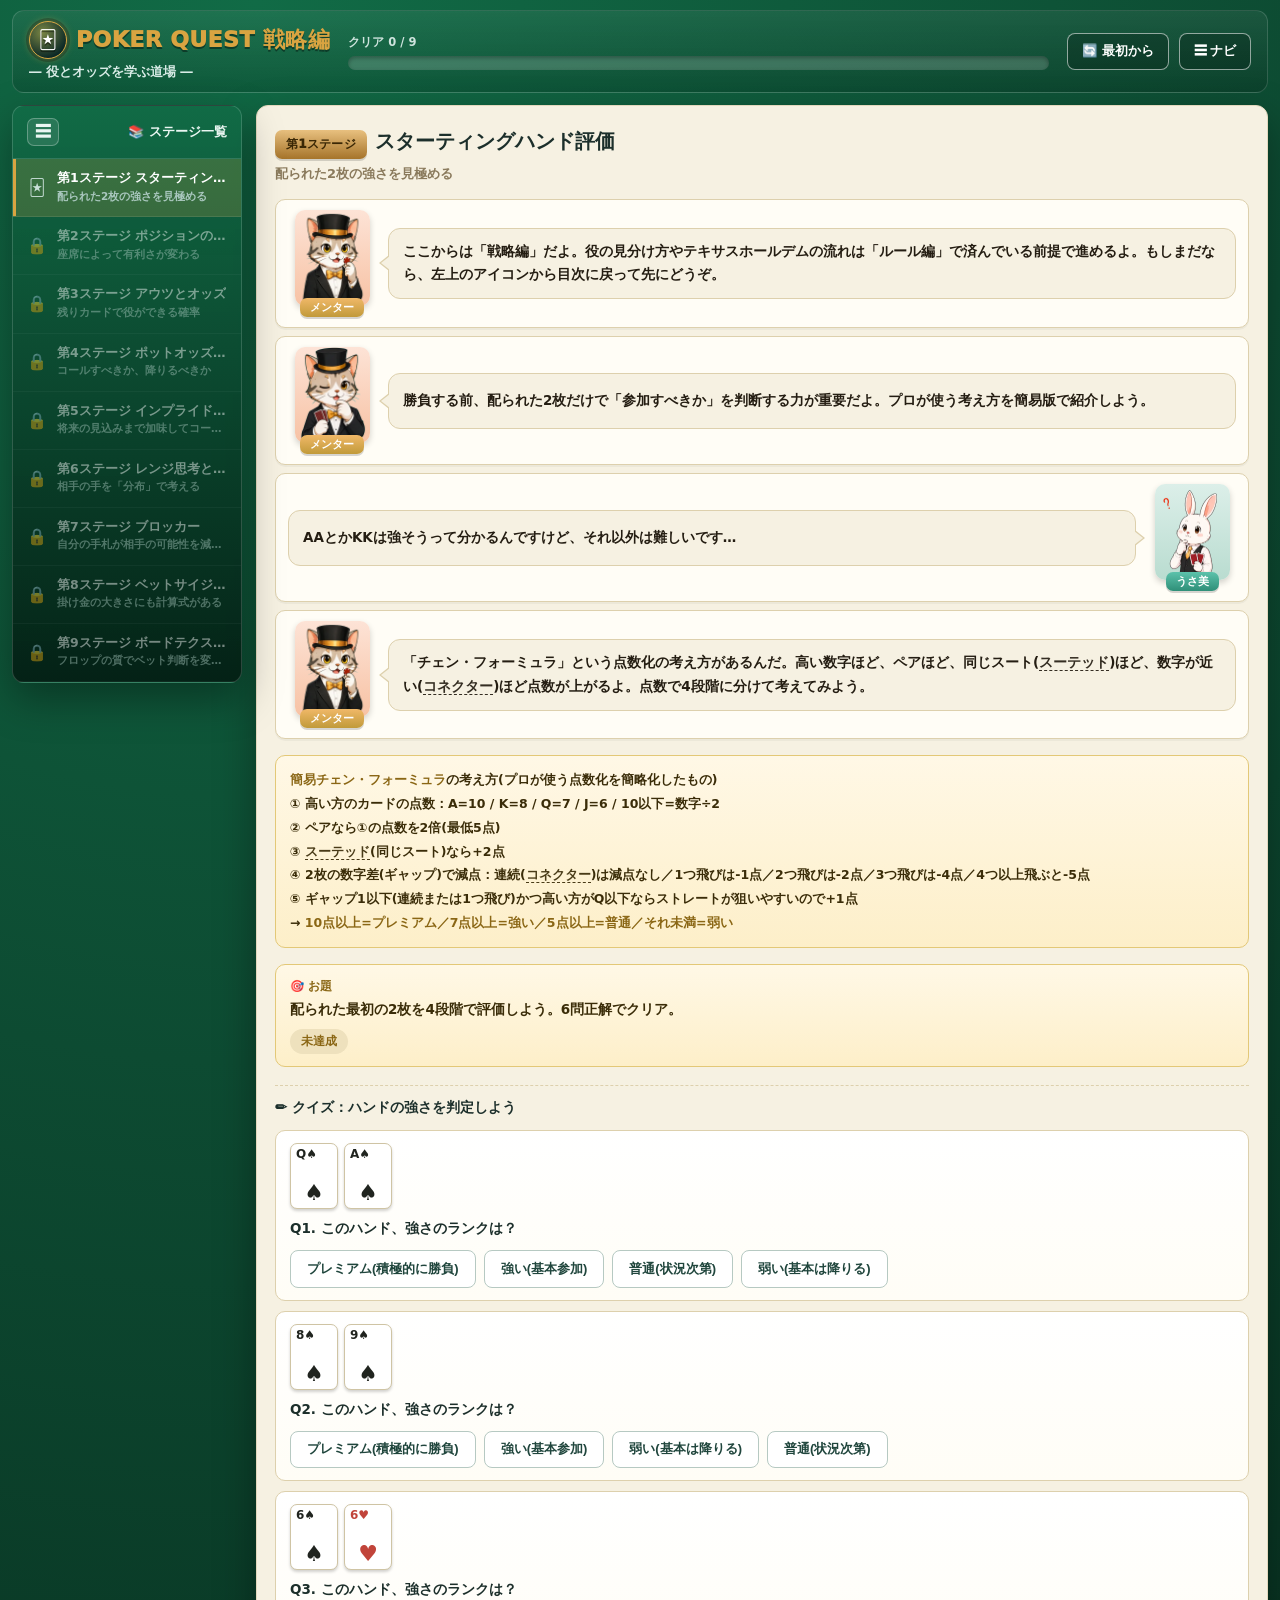
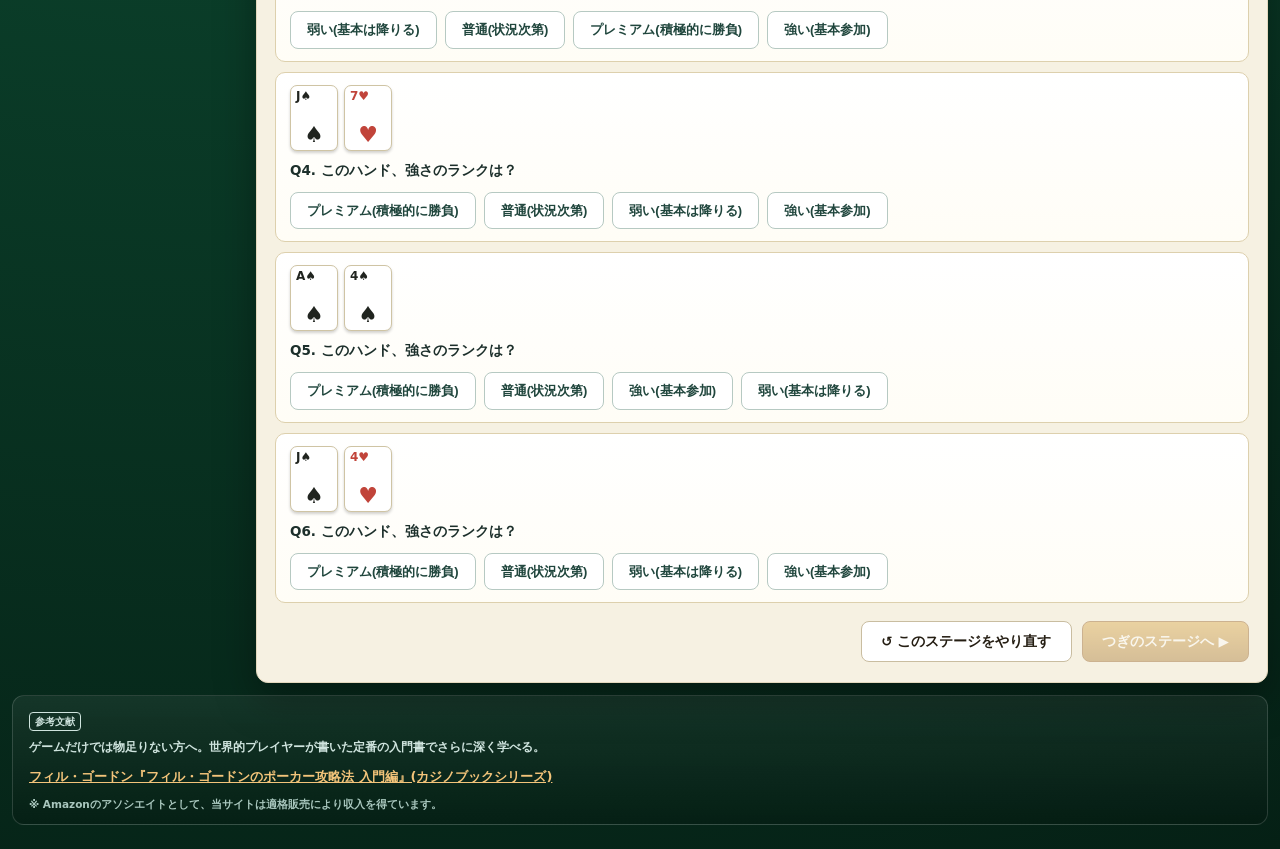
<file: poker/strategy/index.html>
<!DOCTYPE html>
<html lang="ja">
<head>
<meta charset="UTF-8">
<meta name="viewport" content="width=device-width, initial-scale=1.0">
<title>POKER QUEST 戦略編 ― オッズとレンジで学ぶ実戦戦略 ―</title>
<meta name="description" content="ポジション、アウツとオッズ、レンジ思考、ブロッカー、ベットサイジングの数学まで、テキサスホールデムの実戦戦略を9ステージで学べる無料学習ゲーム。">
<link rel="canonical" href="https://gamblers-mathematics.habatakijuku.com/poker/strategy/">
<meta property="og:type" content="article">
<meta property="og:site_name" content="ギャンブラーのための数学（ポーカー編）">
<meta property="og:locale" content="ja_JP">
<meta property="og:title" content="POKER QUEST 戦略編 ― オッズとレンジで学ぶ実戦戦略 ―">
<meta property="og:description" content="ポジション、アウツとオッズ、レンジ思考、ブロッカー、ベットサイジングの数学まで、テキサスホールデムの実戦戦略を9ステージで学べる無料学習ゲーム。">
<meta property="og:url" content="https://gamblers-mathematics.habatakijuku.com/poker/strategy/">
<meta property="og:image" content="https://gamblers-mathematics.habatakijuku.com/poker/images/ogp.png">
<meta name="twitter:card" content="summary_large_image">
<meta name="theme-color" content="#0d4b32">
<link rel="icon" type="image/png" href="../images/favicon.png">
<link rel="stylesheet" href="../design-system.css">
<!-- Google tag (gtag.js) -->
<script async src="https://www.googletagmanager.com/gtag/js?id=G-9RTQCP2HXM"></script>
<script>
  window.dataLayer = window.dataLayer || [];
  function gtag(){dataLayer.push(arguments);}
  gtag('js', new Date());
  gtag('config', 'G-9RTQCP2HXM');
</script>
<style>
/* Reference table (stage 1) */
.ref-head{font-size:14px;font-weight:950;color:#1c2f2b;margin-bottom:10px}
.ref-table{display:flex;flex-direction:column;gap:6px;margin-bottom:8px}
.ref-row{display:grid;grid-template-columns:26px auto minmax(0,1fr);gap:12px;align-items:center;background:#fff;border:1px solid var(--line);border-radius:8px;padding:8px 10px}
.ref-rank{font-size:12px;font-weight:950;color:#fff;background:var(--gold-dark);border-radius:50%;width:22px;height:22px;display:flex;align-items:center;justify-content:center}
.ref-cards{display:flex;gap:3px}
.ref-cards .pcard{width:34px;height:47px;padding:2px 3px}
.ref-cards .pcard-corner{font-size:9px}
.ref-cards .pcard-suit-big{font-size:15px}
.ref-name{font-size:12.5px;font-weight:900;color:#1c2f2b}
.ref-desc{font-size:11px;color:var(--muted);margin-top:1px}
@media(max-width:560px){.ref-row{grid-template-columns:22px minmax(0,1fr);grid-template-areas:"n c" ". i"}
  .ref-rank{grid-area:n}.ref-cards{grid-area:c}.ref-info{grid-area:i}}

/* Interactive Hold'em flow diagram + stepper (stage 3: holdem rules) */
.pcard.back{background:repeating-linear-gradient(45deg,var(--felt),var(--felt) 4px,var(--felt-dark) 4px,var(--felt-dark) 8px);border-color:rgba(255,255,255,.35)}
.pcard.back.dim{opacity:.35}
.holdem-diagram{padding:16px}
.holdem-phase-tag{display:inline-block;font-size:10.5px;font-weight:950;color:#123;background:#e8c07f;border-radius:5px;padding:2px 9px;margin-bottom:8px}
.holdem-flow-banner{display:flex;align-items:center;gap:8px;flex-wrap:wrap;font-size:14px;font-weight:900;color:#fff;margin-bottom:10px}
.action-pill{display:inline-block;padding:2px 10px;border-radius:999px;font-size:11px;font-weight:950;color:#fff;flex-shrink:0}
.action-pill.deal,.action-pill.board{background:#6b7280}
.action-pill.sb,.action-pill.bb{background:#4d7fc9}
.action-pill.check{background:#6b7280}
.action-pill.bet{background:#b8791f}
.action-pill.call{background:#2f9e5c}
.action-pill.raise{background:#c1443a}
.action-pill.fold{background:#7a3530}
.action-pill.showdown{background:var(--gold-dark)}
.holdem-pot{text-align:center;color:#f3d99a;font-weight:950;font-size:14px;margin-bottom:10px}
.holdem-board-row{display:flex;justify-content:center;gap:6px;flex-wrap:wrap}
.holdem-seats{display:flex;justify-content:center;gap:10px;flex-wrap:wrap;margin-top:16px}
.holdem-seat{display:flex;flex-direction:column;align-items:center;gap:6px;background:rgba(0,0,0,.22);border-radius:10px;padding:10px 12px;min-width:108px;transition:opacity .2s}
.holdem-seat.you{background:rgba(217,164,65,.22);border:1px solid var(--gold)}
.holdem-seat.winner{outline:2px solid #8ef0b0;box-shadow:0 0 0 3px rgba(142,240,176,.25)}
.holdem-seat.folded{opacity:.45}
.holdem-seat-name{color:#fff;font-size:11.5px;font-weight:900;white-space:nowrap}
.holdem-seat-cards{display:flex;gap:3px}
.holdem-seat-cards .pcard{width:34px;height:47px;padding:2px 3px}
.holdem-seat-cards .pcard-corner{font-size:9px}
.holdem-seat-cards .pcard-suit-big{font-size:15px}
.holdem-seat-chip{font-size:10.5px;color:#f3d99a;font-weight:800;background:rgba(0,0,0,.3);border-radius:999px;padding:2px 10px;min-height:16px;text-align:center;white-space:nowrap}
.holdem-seat-chip.chip-blind{background:rgba(77,127,201,.6);color:#fff}
.holdem-seat-chip.chip-check{background:rgba(107,114,128,.55);color:#fff}
.holdem-seat-chip.chip-bet{background:rgba(184,121,31,.65);color:#fff}
.holdem-seat-chip.chip-call{background:rgba(47,158,92,.6);color:#fff}
.holdem-seat-chip.chip-raise{background:rgba(193,68,58,.65);color:#fff}
.holdem-seat-chip.chip-fold{background:rgba(122,53,48,.6);color:#fff}
.holdem-seat-chip.chip-order{background:rgba(0,0,0,.4);color:#f3d99a;font-weight:950}

/* Circular table diagram (position stage): seats placed around an oval,
   like looking down at a real table. No fixed "you" seat (the button
   rotates every hand), no per-seat number/action badges — captions plus
   ring-highlight states (start/acting/resolved/blind) carry the teaching. */
.poker-oval-wrap{position:relative;width:100%;max-width:440px;aspect-ratio:1.4;margin:4px auto 0}
.poker-oval-felt{position:absolute;inset:0;border-radius:50%;background:radial-gradient(ellipse at center, var(--felt) 0%, var(--felt-dark) 100%);box-shadow:inset 0 0 26px rgba(0,0,0,.4)}
.poker-oval-seat{position:absolute;transform:translate(-50%,-50%);display:flex;flex-direction:column;align-items:center}
.poker-oval-seat-badge{width:46px;height:46px;border-radius:50%;background:rgba(0,0,0,.35);border:2px solid rgba(255,255,255,.3);
  display:flex;align-items:center;justify-content:center;color:#fff;font-size:10px;font-weight:900;text-align:center;line-height:1.1;padding:2px}
.poker-oval-seat.blind .poker-oval-seat-badge{border-color:#4d7fc9;box-shadow:0 0 0 4px rgba(77,127,201,.3)}
.poker-oval-seat.start .poker-oval-seat-badge{border-color:#8ef0b0;box-shadow:0 0 0 4px rgba(142,240,176,.3)}
.poker-oval-seat.acting .poker-oval-seat-badge{border-color:#f3d99a;box-shadow:0 0 0 5px rgba(243,217,154,.3)}
.poker-oval-seat.resolved .poker-oval-seat-badge{opacity:.5}
.poker-oval-seat.zone-early .poker-oval-seat-badge{border-color:#e2664d;box-shadow:0 0 0 4px rgba(226,102,77,.35)}
.poker-oval-seat.zone-mid .poker-oval-seat-badge{border-color:#e0b64d;box-shadow:0 0 0 4px rgba(224,182,77,.35)}
.poker-oval-seat.zone-late .poker-oval-seat-badge{border-color:#5ec98f;box-shadow:0 0 0 4px rgba(94,201,143,.35)}
.poker-oval-zone-tag{text-align:center;font-size:12px;font-weight:900;margin-top:8px;padding:3px 10px;border-radius:999px;display:inline-block}
.poker-oval-zone-wrap{text-align:center}
.holdem-caption{color:#e5f2eb;font-size:12.5px;line-height:1.7;margin-top:14px;background:rgba(0,0,0,.2);border-radius:8px;padding:10px 12px}
.step-controls{display:flex;align-items:center;justify-content:center;gap:14px;margin:14px 0}
.step-progress{font-size:12px;color:var(--muted);font-weight:800;min-width:60px;text-align:center}

/* Main pot / side pot mini-diagram (all-in scenario) */
.action-pill.allin{background:#8b3fae}
.action-pill.split{background:#8b3fae}
.holdem-seat-chip.chip-allin{background:rgba(139,63,174,.65);color:#fff}
.holdem-seat-stack{font-size:10px;color:#a9c7be;margin-top:-2px}
.pot-split-row{display:flex;justify-content:center;gap:14px;flex-wrap:wrap;margin-bottom:4px}
.pot-split-box{background:rgba(0,0,0,.25);border-radius:10px;padding:8px 18px;text-align:center;min-width:120px}
.pot-split-box.side{background:rgba(139,63,174,.22)}
.pot-split-label{font-size:10.5px;color:#cfe4de;font-weight:800}
.pot-split-amount{font-size:17px;color:#f3d99a;font-weight:950}
.pot-split-eligible{font-size:10px;color:#a9c7be;margin-top:2px;line-height:1.5}
.holdem-seat-result-tag{display:inline-block;font-size:9.5px;font-weight:950;color:#123;background:#8ef0b0;border-radius:5px;padding:1px 7px;margin-top:4px}
.holdem-seat-result-tag.side{background:#d8b6f0}

.action-grid{display:grid;grid-template-columns:1fr;gap:6px;margin-top:6px}
@media(min-width:520px){.action-grid{grid-template-columns:1fr 1fr}}
.action-item{font-size:12.5px;line-height:1.6}
.action-item b{color:#8a6614}

/* Compare (stage 2) */
.vs-row{display:flex;align-items:center;gap:12px;flex-wrap:wrap}
.vs-divider{font-size:13px;font-weight:950;color:var(--gold-dark);flex-shrink:0}

/* Chen formula box (stage 4) */
.chen-box{background:linear-gradient(180deg,#fff8e6,#fdefc9);border:1px solid #e3c877;border-radius:10px;padding:12px 14px;margin-bottom:16px;font-size:12.5px;line-height:1.9;color:#3a2c08}
.chen-box b{color:#8a6614}

/* Bet sizing stage: concrete 3-trial worked example */
.bluff-trials{display:flex;flex-direction:column;gap:8px;margin-bottom:16px}
.bluff-trial{display:grid;grid-template-columns:1fr 70px;grid-template-areas:"label result" "desc desc";gap:2px 12px;align-items:center;background:#fff;border:1px solid var(--line);border-radius:8px;padding:10px 12px}
.bluff-trial-label{grid-area:label;font-size:12.5px;font-weight:900;color:#1c2f2b}
.bluff-trial-result{grid-area:result;font-size:20px;font-weight:950;text-align:right}
.bluff-trial-result.plus{color:var(--ok)}
.bluff-trial-result.minus{color:var(--ng)}
.bluff-trial-desc{grid-area:desc;font-size:11.5px;color:var(--muted);line-height:1.5}

/* Position stage: reference table + "who is acting" highlight */
.pos-table{display:flex;flex-direction:column;gap:6px;margin-bottom:16px}
.pos-row{display:grid;grid-template-columns:64px minmax(0,1fr) minmax(0,1fr) 90px;gap:10px;align-items:center;background:#fff;border:1px solid var(--line);border-radius:8px;padding:9px 12px}
.pos-row.head{background:transparent;border:none;padding:0 12px;font-size:10.5px;font-weight:900;color:var(--muted)}
.pos-name{font-size:13px;font-weight:950;color:#1c2f2b}
.pos-cell{font-size:11.5px;color:var(--muted);line-height:1.5}
.pos-cat{font-size:11px;font-weight:900;text-align:center;border-radius:999px;padding:3px 8px}
.pos-cat.early{background:var(--ng-bg);color:var(--ng)}
.pos-cat.mid{background:#fff3d6;color:#8a6614}
.pos-cat.late{background:var(--ok-bg);color:var(--ok)}
.pos-cat.blind{background:#e2ecfb;color:#3a5f9c}
@media(max-width:560px){.pos-row{grid-template-columns:1fr 1fr;grid-template-areas:"n n" "a b" "c c"}.pos-row.head{display:none}
  .pos-name{grid-area:n}.pos-cell:nth-of-type(1){grid-area:a}.pos-cell:nth-of-type(2){grid-area:b}.pos-cat{grid-area:c;justify-self:start}}
.holdem-seat.acting{outline:2px dashed #f3d99a;box-shadow:0 0 0 4px rgba(243,217,154,.18)}

/* Range grid (13x13 starting-hand chart) */
.range-grid-wrap{display:flex;gap:18px;flex-wrap:wrap;justify-content:center;margin-bottom:10px}
.range-grid-block{flex:1;min-width:250px;max-width:360px}
.range-grid-title{font-size:11.5px;font-weight:900;color:#1c2f2b;margin-bottom:6px;text-align:center}
.range-grid{display:grid;grid-template-columns:repeat(13,1fr);gap:2px}
.range-cell{aspect-ratio:1;display:flex;align-items:center;justify-content:center;font-size:8px;font-weight:800;border-radius:2px;color:#1c2f2b}
.range-cell.bucket-premium{background:#2f9e5c;color:#fff}
.range-cell.bucket-strong{background:#8fd1ab}
.range-cell.bucket-playable{background:#f3e08a}
.range-cell.bucket-out{background:#eee6d3;color:#b8ab8c}
.range-legend{display:flex;justify-content:center;gap:12px;flex-wrap:wrap;font-size:10.5px;margin-bottom:16px;color:var(--muted)}
.range-legend-item{display:flex;align-items:center;gap:4px}
.range-legend-swatch{width:12px;height:12px;border-radius:2px;display:inline-block}

/* Blocker combo grid */
.blocker-combo-grid{display:flex;flex-wrap:wrap;gap:10px;justify-content:center;margin-bottom:16px}
.blocker-combo{width:96px;padding:8px;text-align:center;border-radius:8px;border:1.5px solid var(--line);background:#fff}
.blocker-combo .hand-row{justify-content:center;margin-bottom:6px}
.blocker-combo .pcard{width:30px;height:42px;padding:2px 3px}
.blocker-combo .pcard-corner{font-size:8px}
.blocker-combo .pcard-suit-big{font-size:13px}
.blocker-combo-label{font-size:10.5px;font-weight:900}
.blocker-combo.blocked{background:#eee6d3;border-color:#ddd0ad}
.blocker-combo.blocked .pcard{opacity:.4}
.blocker-combo.blocked .blocker-combo-label{color:#b8ab8c}
.blocker-combo.possible{background:var(--ok-bg);border-color:var(--ok-bd)}
.blocker-combo.possible .blocker-combo-label{color:var(--ok)}

/* Scenario info card (outs / pot odds) */
.scenario-info{display:flex;flex-wrap:wrap;gap:6px 16px;background:#fbf7ea;border:1px solid var(--line);border-radius:8px;padding:8px 12px;font-size:12.5px;font-weight:800;color:#3a2c08}
.scenario-info span b{color:var(--gold-dark)}

/* Shared table felt background (used by the position-stage oval table) */
.table-felt{background:radial-gradient(ellipse at center, var(--felt) 0%, var(--felt-dark) 100%);border-radius:14px;padding:16px;box-shadow:inset 0 0 24px rgba(0,0,0,.4)}

/* Ending */
.ending{text-align:center;padding:20px 10px}
.ending h2{font-size:22px;margin-bottom:14px;color:#1c2f2b}
.ending p{font-size:13.5px;line-height:1.8;color:#3a2c08;margin-bottom:16px}
.ending-list{text-align:left;display:inline-block;background:#fff8e6;border:1px solid #e3c877;border-radius:10px;padding:14px 18px;font-size:12.5px;line-height:2;color:#3a2c08;margin-bottom:18px}

/* Book recommendation */
#book-recommend{background:linear-gradient(180deg,rgba(255,255,255,.06),rgba(0,0,0,.14));border:1px solid rgba(255,255,255,.15);border-radius:12px;padding:10px 16px}
.book-recommend-label{display:inline-block;font-size:10px;font-weight:900;color:#cfe4de;border:1px solid #cfe4de;border-radius:4px;padding:0 5px;margin:0 0 6px}
.book-recommend-lead{font-size:12px;color:#cfe4de;margin:0 0 4px;font-weight:700}
.book-recommend-note{margin-top:7px;font-size:10.5px;color:#a9c7be;font-weight:700}
#book-recommend a{font-size:13px;color:#f3c47a;font-weight:900;text-decoration:underline}

/* Glossary: clickable jargon terms + popover definition */
.glossary-term{border-bottom:1.5px dashed currentColor;opacity:.92;cursor:help;touch-action:manipulation}
.glossary-term:hover,.glossary-term:active{background:rgba(217,164,65,.22);border-radius:2px}
#glossary-tooltip{position:fixed;z-index:300;max-width:280px;background:#1c2f2b;color:#fff;border:1px solid var(--gold);
  border-radius:8px;padding:10px 30px 10px 12px;font-size:12.5px;line-height:1.6;box-shadow:0 8px 24px rgba(0,0,0,.45);
  display:none}
#glossary-tooltip.show{display:block}
#glossary-tooltip .gt-term{font-weight:950;color:var(--gold);margin-bottom:4px;font-size:12.5px}
#glossary-tooltip .gt-def{color:#eaf6f2}
#glossary-tooltip .gt-close{position:absolute;top:4px;right:6px;width:22px;height:22px;cursor:pointer;color:#cfe4de;
  font-size:14px;background:none;border:none;font-family:inherit}
</style>
</head>
<body>
<div class="app-shell side-collapsed" id="app-shell">
  <header class="game-header">
    <div class="brand">
      <div class="brand-title"><a class="head-reset home-badge" href="../index.html" title="ポーカークエスト目次へ" aria-label="ポーカークエスト目次へ">🃏</a> <span>POKER QUEST 戦略編</span></div>
      <div class="brand-sub">― 役とオッズを学ぶ道場 ―</div>
    </div>
    <div class="head-progress-wrap">
      <div class="head-progress-label" id="progress-label">クリア 0 / 10</div>
      <div class="head-progress"><div class="head-progress-fill" id="progress-fill"></div></div>
    </div>
    <div class="header-actions">
      <button class="head-reset" id="btn-reset-all">🔄 最初から</button>
      <button class="head-reset" id="head-nav-toggle" title="ステージ一覧の表示切替">☰ ナビ</button>
    </div>
  </header>

  <div class="game-layout">
    <div class="side-backdrop" id="side-backdrop"></div>
    <aside class="side-panel">
      <div class="side-head">
        <button class="side-toggle" id="sidebar-toggle" title="ステージ一覧の表示切替" aria-label="ステージ一覧の表示切替">☰</button>
        <span class="side-head-text">📚 ステージ一覧</span>
      </div>
      <div class="side-list" id="side-list"></div>
    </aside>
    <main class="main-area" id="main-area"></main>
  </div>

  <div id="book-recommend"></div>
</div>

<script>
'use strict';

/* =====================================================================
   utilities
   ===================================================================== */
function qs(sel, root){ return (root||document).querySelector(sel); }
function escapeHtml(s){ return String(s).replace(/&/g,'&amp;').replace(/</g,'&lt;').replace(/>/g,'&gt;'); }
function randInt(min,max){ return min + Math.floor(Math.random()*(max-min+1)); }
function pick(arr){ return arr[randInt(0,arr.length-1)]; }
function shuffleArr(arr){ const a=[...arr]; for(let i=a.length-1;i>0;i--){ const j=randInt(0,i); [a[i],a[j]]=[a[j],a[i]]; } return a; }
function sampleN(arr,n){ return shuffleArr(arr).slice(0,n); }

/* =====================================================================
   glossary: tap a jargon term anywhere in the page to see its definition.
   linkGlossaryIn() walks the rendered text of a container and wraps any
   matching term in a clickable span; a single delegated click listener
   (set up once at boot) shows a positioned tooltip. Re-running
   linkGlossaryIn on already-linked content is a no-op (it skips text
   nodes whose ancestor is already a .glossary-term), so callers can
   call it freely after every re-render without worrying about double-wrapping.
   ===================================================================== */
const GLOSSARY = {
  'ホールカード': '自分だけに配られる、他のプレイヤーには見せない2枚の手札。',
  'コミュニティカード': 'テーブル中央に公開される、全員で共有するカード(フロップ3枚+ターン1枚+リバー1枚の計5枚)。',
  'プリフロップ': 'ホールカードが配られた直後、コミュニティカードがまだ1枚も公開されていない最初のベッティングラウンド。手札2枚だけを頼りに判断する。',
  'ポストフロップ': 'フロップが公開されて以降の総称。フロップ・ターン・リバーの3つのベッティングラウンドをまとめてこう呼ぶ。手札に加えて公開されたコミュニティカードの情報も使って判断できる。',
  'フロップ': '最初に公開される3枚のコミュニティカード。ここから2回目のベッティングラウンドが始まる。',
  'ターン': 'フロップの次に公開される4枚目のコミュニティカード。',
  'リバー': '最後に公開される5枚目のコミュニティカード。',
  'ショーダウン': '最後まで残ったプレイヤー同士でカードを見せ合い、役の強さを比べること。',
  'キッカー': '役の直接の構成には使わない、残りのカード。同じ役同士の勝敗を決める材料になる。',
  'スーテッド': '2枚の手札が同じスート(マーク)であること。役や強さの計算にプラスに働く。',
  'コネクター': '2枚の手札の数字が連続していること(例：9と8)。ストレートを狙いやすい。',
  'ブラインド': 'プリフロップで強制的に賭けさせられる少額のベット。',
  'スモールブラインド': 'ブラインドのうち少ない方の額。ボタンの次に座る人が払う。',
  'ビッグブラインド': 'ブラインドのうち多い方の額。スモールブラインドの次に座る人が払う。',
  'オールイン': '残っているチップをすべて賭けること。それ以上は賭けようがない。',
  'メインポット': 'オールインが起きたとき、参加者全員が獲得資格を持つポットの部分。',
  'サイドポット': 'オールインした人より多く賭けた人たちだけが獲得資格を持つ、追加のポット。',
  'ポジション': 'テーブル上の座席の位置。行動する順番と、得られる情報量を左右する。',
  'ボタン': 'ディーラー役を示す印。この位置にいる人は、フロップ以降は常に最後に行動できる。',
  'アウツ': '今の手札を、より強い役に完成させてくれる残りのカードの枚数。',
  'ドロー': '役があと少しで完成しそうな、未完成の状態。',
  'ポットオッズ': 'コールに必要な金額と、獲得できるポットの大きさの比率から計算する「必要勝率」。',
  'エクイティ': '今の時点での、自分が最終的に勝てる見込みの確率。',
  '期待値': '長期的に見たときの、平均的な損得の見込み。プラスなら得(+EV)、マイナスなら損(-EV)。',
  'レンジ': '相手が持っている可能性のある手札の範囲(分布)。1つの手に決め打ちしない考え方。',
  'ハンドリーディング': '相手の行動から、持っている手札のレンジを読み取る技術。',
  'ブラフ': '弱い手なのに強い手のふりをして、相手を降ろさせるための賭け方。',
};
const GLOSSARY_REGEX = new RegExp('(' + Object.keys(GLOSSARY).sort((a,b)=>b.length-a.length).map(t=>t.replace(/[.*+?^${}()|[\]\\]/g,'\\$&')).join('|') + ')');
function linkGlossaryIn(root){
  if(!root) return;
  const walker = document.createTreeWalker(root, NodeFilter.SHOW_TEXT);
  const targets = [];
  let node;
  while((node = walker.nextNode())){
    if(!node.nodeValue || !GLOSSARY_REGEX.test(node.nodeValue)) continue;
    let el = node.parentElement, skip = false;
    while(el && el!==root){
      if(el.tagName==='BUTTON' || el.tagName==='H2' || el.classList.contains('glossary-term') || el.classList.contains('choice-btn') || el.classList.contains('chapter-title')){ skip = true; break; }
      el = el.parentElement;
    }
    if(!skip) targets.push(node);
  }
  targets.forEach(textNode=>{
    const parts = textNode.nodeValue.split(GLOSSARY_REGEX);
    if(parts.length<=1) return;
    // Wrap everything in a single inline <span> (not a bare DocumentFragment) so
    // that replacing the one original text node still leaves exactly one child
    // in the parent — this matters because several containers in this app use
    // display:flex (e.g. .dialog-bubble), where multiple top-level sibling
    // nodes would each become their own flex item and stack on separate lines.
    const wrap = document.createElement('span');
    parts.forEach((part,i)=>{
      if(!part) return;
      if(i%2===1){
        const span = document.createElement('span');
        span.className = 'glossary-term';
        span.textContent = part;
        span.dataset.term = part;
        wrap.appendChild(span);
      } else {
        wrap.appendChild(document.createTextNode(part));
      }
    });
    textNode.parentNode.replaceChild(wrap, textNode);
  });
}
function showGlossaryTooltip(span){
  const def = GLOSSARY[span.dataset.term];
  if(!def) return;
  let tip = document.getElementById('glossary-tooltip');
  if(!tip){
    tip = document.createElement('div');
    tip.id = 'glossary-tooltip';
    tip.innerHTML = '<button class="gt-close" aria-label="閉じる">✕</button><div class="gt-term"></div><div class="gt-def"></div>';
    document.body.appendChild(tip);
    tip.querySelector('.gt-close').addEventListener('click', (e)=>{ e.stopPropagation(); hideGlossaryTooltip(); });
  }
  tip.querySelector('.gt-term').textContent = span.dataset.term;
  tip.querySelector('.gt-def').textContent = def;
  tip.classList.remove('show'); tip.style.visibility = 'hidden'; tip.classList.add('show');
  const rect = span.getBoundingClientRect();
  const tw = tip.offsetWidth, th = tip.offsetHeight;
  let left = rect.left, top = rect.bottom + 6;
  if(left + tw > window.innerWidth - 8) left = window.innerWidth - tw - 8;
  if(left < 8) left = 8;
  if(top + th > window.innerHeight - 8) top = rect.top - th - 6;
  if(top < 8) top = 8;
  tip.style.left = left + 'px';
  tip.style.top = top + 'px';
  tip.style.visibility = '';
}
function hideGlossaryTooltip(){
  const tip = document.getElementById('glossary-tooltip');
  if(tip) tip.classList.remove('show');
}
document.addEventListener('click', (e)=>{
  const term = e.target.closest('.glossary-term');
  if(term){ e.stopPropagation(); showGlossaryTooltip(term); return; }
  if(!e.target.closest('#glossary-tooltip')) hideGlossaryTooltip();
});

/* =====================================================================
   card model
   ===================================================================== */
const SUITS = ['s','h','d','c'];
const SUIT_SYMBOL = {s:'♠',h:'♥',d:'♦',c:'♣'};
function mkCard(rank,suit){ return {rank,suit}; }
function rankLabel(r){ return r===14?'A': r===13?'K': r===12?'Q': r===11?'J': String(r); }
function cardHtml(card){
  const red = card.suit==='h'||card.suit==='d';
  return `<div class="pcard ${red?'red':'black'}"><div class="pcard-corner">${rankLabel(card.rank)}${SUIT_SYMBOL[card.suit]}</div><div class="pcard-suit-big">${SUIT_SYMBOL[card.suit]}</div></div>`;
}
function freshDeck(){ const d=[]; SUITS.forEach(s=>{ for(let r=2;r<=14;r++) d.push(mkCard(r,s)); }); return d; }
function randDistinctRanks(n){
  const pool=[]; for(let r=2;r<=14;r++) pool.push(r);
  return sampleN(pool,n);
}

/* =====================================================================
   hand evaluator (verified against brute-force outs counting & many
   randomized category checks before shipping)
   ===================================================================== */
function evaluate5(cards){
  const ranksSorted = cards.map(c=>c.rank).sort((a,b)=>b-a);
  const suits = cards.map(c=>c.suit);
  const isFlush = suits.every(s=>s===suits[0]);
  const uniqueRanks = [...new Set(ranksSorted)];
  let isStraight=false, straightHigh=0;
  if(uniqueRanks.length===5){
    if(uniqueRanks[0]-uniqueRanks[4]===4){ isStraight=true; straightHigh=uniqueRanks[0]; }
    else if(JSON.stringify(uniqueRanks)===JSON.stringify([14,5,4,3,2])){ isStraight=true; straightHigh=5; }
  }
  const counts = {};
  ranksSorted.forEach(r=>counts[r]=(counts[r]||0)+1);
  const groups = Object.entries(counts).map(([r,c])=>({rank:Number(r),count:c}))
     .sort((a,b)=> b.count-a.count || b.rank-a.rank);

  if(isStraight && isFlush) return {cat:8, tie:[straightHigh]};
  if(groups[0].count===4) return {cat:7, tie:[groups[0].rank, groups[1].rank]};
  if(groups[0].count===3 && groups[1] && groups[1].count>=2) return {cat:6, tie:[groups[0].rank, groups[1].rank]};
  if(isFlush) return {cat:5, tie:ranksSorted};
  if(isStraight) return {cat:4, tie:[straightHigh]};
  if(groups[0].count===3) return {cat:3, tie:[groups[0].rank, ...groups.slice(1).map(g=>g.rank)]};
  if(groups[0].count===2 && groups[1] && groups[1].count===2){
    const kicker = groups[2].rank;
    return {cat:2, tie:[groups[0].rank, groups[1].rank, kicker]};
  }
  if(groups[0].count===2) return {cat:1, tie:[groups[0].rank, ...groups.slice(1).map(g=>g.rank)]};
  return {cat:0, tie:ranksSorted};
}
function compareEval(a,b){
  if(a.cat!==b.cat) return a.cat-b.cat;
  for(let i=0;i<Math.max(a.tie.length,b.tie.length);i++){
    const av=a.tie[i]||0, bv=b.tie[i]||0;
    if(av!==bv) return av-bv;
  }
  return 0;
}
function kCombinations(arr, k){
  const results=[];
  function helper(start, combo){
    if(combo.length===k){ results.push([...combo]); return; }
    for(let i=start;i<arr.length;i++){ combo.push(arr[i]); helper(i+1,combo); combo.pop(); }
  }
  helper(0,[]);
  return results;
}
function bestOf(cards){
  const combos = cards.length===5 ? [cards] : kCombinations(cards,5);
  let best=null, bestCombo=null;
  combos.forEach(c=>{ const e=evaluate5(c); if(!best || compareEval(e,best)>0){ best=e; bestCombo=c; } });
  return {eval:best, cards:bestCombo};
}
const CAT_NAMES = ['ハイカード','ワンペア','ツーペア','スリーカード','ストレート','フラッシュ','フルハウス','フォーカード','ストレートフラッシュ'];
function catDisplayName(ev){ return (ev.cat===8 && ev.tie[0]===14) ? 'ロイヤルフラッシュ' : CAT_NAMES[ev.cat]; }

/* =====================================================================
   simplified Chen-formula starting hand score
   ===================================================================== */
function cardVal(r){ if(r===14) return 10; if(r===13) return 8; if(r===12) return 7; if(r===11) return 6; return r/2; }
function chenScore(r1,r2,suited){
  const hi=Math.max(r1,r2), lo=Math.min(r1,r2);
  let score = cardVal(hi);
  if(r1===r2){ return Math.max(score*2, 5); }
  if(suited) score += 2;
  const gap = hi-lo-1;
  if(gap===1) score-=1; else if(gap===2) score-=2; else if(gap===3) score-=4; else if(gap>=4) score-=5;
  if(gap<=1 && hi<=12) score+=1;
  return Math.max(score,0);
}
function classifyBucket(score){ if(score>=10) return 'premium'; if(score>=7) return 'strong'; if(score>=5) return 'playable'; return 'weak'; }

/* =====================================================================
   dialogue renderer
   ===================================================================== */
function renderDialogue(lines){
  let coachTurn = 0;
  return lines.map(l=>{
    const isStu = l.who === 'stu';
    let img;
    if(l.who==='coach'){ img = (coachTurn++ % 2===0) ? '../images/cat.webp' : '../images/catThink.webp'; }
    else { img = l.face==='think' ? '../images/rabbitThink.webp' : '../images/rabbit.webp'; }
    const name = l.who==='coach' ? 'メンター' : 'うさ美';
    return `<div class="dialog-row${isStu?' right':''}">
      <div class="dialog-character"><div class="dialog-avatar ${l.who}"><img src="${img}" alt="${name}"></div><div class="dialog-name ${l.who}">${name}</div></div>
      <div class="dialog-bubble">${l.text}</div>
    </div>`;
  }).join('');
}

/* =====================================================================
   generic MCQ quiz block — every card must be answered correctly on
   the first click for the stage's onDone callback to fire; a wrong
   click locks that card until the whole stage is retried.
   ===================================================================== */
function renderQuizArea(container, quizzes, onDone){
  container.innerHTML = quizzes.map((q,qi)=>`
    <div class="quiz-card" data-qi="${qi}">
      ${q.visual || ''}
      <div class="quiz-q">Q${qi+1}. ${q.q}</div>
      <div class="choice-list">${q.choices.map((c,ci)=>`<button class="choice-btn" data-qi="${qi}" data-ci="${ci}">${escapeHtml(c)}</button>`).join('')}</div>
      <div class="quiz-explain" style="display:none" aria-live="polite"></div>
    </div>`).join('');
  linkGlossaryIn(container);
  const solved = new Set();
  container.querySelectorAll('.choice-btn').forEach(btn=>{
    btn.addEventListener('click', ()=>{
      const qi = Number(btn.dataset.qi), ci = Number(btn.dataset.ci);
      const card = container.querySelector(`.quiz-card[data-qi="${qi}"]`);
      if(card.classList.contains('answered')) return;
      const q = quizzes[qi];
      const isOk = ci === q.correct;
      card.querySelectorAll('.choice-btn').forEach((b,i)=>{
        if(i===q.correct) b.classList.add('choice-ok');
        else if(i===ci && !isOk) b.classList.add('choice-ng');
      });
      card.classList.add('answered');
      const ex = card.querySelector('.quiz-explain');
      ex.style.display = 'block';
      ex.innerHTML = (isOk ? '✅ 正解。 ' : '❌ 不正解。 ') + q.explain;
      linkGlossaryIn(ex);
      if(isOk){ solved.add(qi); if(solved.size === quizzes.length) onDone(); }
    });
  });
}

/* =====================================================================
   Stage 3: スターティングハンド評価
   ===================================================================== */
function buildStarting(root, ctx){
  const BUCKET_LABELS = {premium:'プレミアム(積極的に勝負)', strong:'強い(基本参加)', playable:'普通(状況次第)', weak:'弱い(基本は降りる)'};
  const order = ['premium','strong','playable','weak'];
  const targets = ['premium','strong','playable','weak','strong','weak'];
  const quizzes = targets.map(target=>{
    let r1,r2,suited,score,bucket, tries=0;
    do{
      const ranks = randDistinctRanks(2);
      if(Math.random()<0.15){ r1=ranks[0]; r2=ranks[0]; suited=false; }
      else { r1=ranks[0]; r2=ranks[1]; suited = Math.random()<0.4; }
      score = chenScore(r1,r2,suited);
      bucket = classifyBucket(score);
      tries++;
    } while(bucket!==target && tries<800);
    const cardObjs = (r1===r2) ? [mkCard(r1,'s'),mkCard(r2,'h')]
      : suited ? [mkCard(r1,'s'),mkCard(r2,'s')] : [mkCard(r1,'s'),mkCard(r2,'h')];
    const choices = shuffleArr(order.map(o=>BUCKET_LABELS[o]));
    const correctLabel = BUCKET_LABELS[bucket];
    return {
      visual: `<div class="hand-row">${cardObjs.map(cardHtml).join('')}</div>`,
      q: 'このハンド、強さのランクは？',
      choices,
      correct: choices.indexOf(correctLabel),
      explain: `簡易スコア ${score.toFixed(1)}点 → 「${correctLabel}」に分類されます。`,
    };
  });
  root.innerHTML = `
    <div class="chen-box">
      <b>簡易チェン・フォーミュラ</b>の考え方(プロが使う点数化を簡略化したもの)<br>
      ① 高い方のカードの点数：A=10 / K=8 / Q=7 / J=6 / 10以下=数字÷2<br>
      ② ペアなら①の点数を2倍(最低5点)<br>
      ③ スーテッド(同じスート)なら+2点<br>
      ④ 2枚の数字差(ギャップ)で減点：連続(コネクター)は減点なし／1つ飛びは-1点／2つ飛びは-2点／3つ飛びは-4点／4つ以上飛ぶと-5点<br>
      ⑤ ギャップ1以下(連続または1つ飛び)かつ高い方がQ以下ならストレートが狙いやすいので+1点<br>
      → <b>10点以上=プレミアム／7点以上=強い／5点以上=普通／それ未満=弱い</b>
    </div>
    ${ctx.missionBoxHtml}
    <div class="quiz-head">✏️ クイズ：ハンドの強さを判定しよう</div>
    <div id="quiz-area"></div>
  `;
  renderQuizArea(qs('#quiz-area', root), quizzes, ctx.complete);
}

/* =====================================================================
   Stage: ポジションの概念
   ===================================================================== */
const POSITION_ZONE_LABEL = {early:'アーリーポジション', mid:'ミドルポジション', late:'レイトポジション', blind:'ブラインド'};
const POSITION_TABLE = [
  {name:'UTG', pre:'プリフロップ：1番目(最初)', post:'フロップ以降：3番目', cat:'early'},
  {name:'UTG+1', pre:'プリフロップ：2番目', post:'フロップ以降：4番目', cat:'early'},
  {name:'MP', pre:'プリフロップ：3番目', post:'フロップ以降：5番目', cat:'mid'},
  {name:'LJ(ロージャック)', pre:'プリフロップ：4番目', post:'フロップ以降：6番目', cat:'mid'},
  {name:'HJ(ハイジャック)', pre:'プリフロップ：5番目', post:'フロップ以降：7番目', cat:'mid'},
  {name:'CO(カットオフ)', pre:'プリフロップ：6番目', post:'フロップ以降：8番目', cat:'late'},
  {name:'BTN(ボタン)', pre:'プリフロップ：7番目', post:'フロップ以降：9番目(最後・最強)', cat:'late'},
  {name:'SB(スモールブラインド)', pre:'プリフロップ：8番目', post:'フロップ以降：1番目(最初)', cat:'blind'},
  {name:'BB(ビッグブラインド)', pre:'プリフロップ：9番目(最後)', post:'フロップ以降：2番目', cat:'blind'},
];
/* デモは下の一覧表とまったく同じ9つの座席を使い、フルテーブルで一貫させて誤解を避ける。
   「アーリー/ミドル/レイト」はどれも1つの席の呼び名ではなく、近い性質の複数席を
   まとめた"大まかな範囲"の呼び方——という点をズーム演出(zoneHighlight)で見せる。 */
/* Seats listed in real clockwise physical order around the table (fixed
   geometry — only the "current street" changes who acts first, not where
   anyone is sitting). No seat is pinned to "you": the button rotates every
   hand, so labeling one seat "あなた" would be misleading. */
const POSITION_DEMO_SEATS = [
  {key:'utg', name:'UTG', zone:'early'},
  {key:'utg1', name:'UTG+1', zone:'early'},
  {key:'mp', name:'MP', zone:'mid'},
  {key:'lj', name:'LJ', zone:'mid'},
  {key:'hj', name:'HJ', zone:'mid'},
  {key:'co', name:'CO', zone:'late'},
  {key:'btn', name:'BTN', zone:'late'},
  {key:'sb', name:'SB', zone:'blind'},
  {key:'bb', name:'BB', zone:'blind'},
];
const POSITION_SEAT_ANGLES = POSITION_DEMO_SEATS.map((_,i)=>-90 + i*40); // degrees, clockwise from top
function ovalSeatStyle(i){
  const rad = POSITION_SEAT_ANGLES[i] * Math.PI/180;
  const x = 50 + 45*Math.cos(rad);
  const y = 50 + 42*Math.sin(rad);
  return `left:${x}%;top:${y}%`;
}
const POSITION_DEMO_EVENTS = [
  {banner:'9人テーブルで見てみよう',
    caption:'UTG・UTG+1・MP・LJ・HJ・CO・BTN・SB・BBの9つの座席。SB・BBは「ブラインドを払う」独立した席で、他の7つとは別物であることに注意しよう。'},
  {zoneHighlight:'early', banner:'UTG・UTG+1の2席が「アーリーポジション」',
    caption:'どちらも一番早く判断しなければならない、情報が少なく不利な席のグループ。「アーリー」は1つの席の名前ではなく、こうした複数の席をまとめた呼び方。'},
  {zoneHighlight:'mid', banner:'MP・LJ・HJの3席が「ミドルポジション」',
    caption:'MP・LJ(ロージャック)・HJ(ハイジャック)の3席をまとめてこう呼ぶ。アーリーほど不利ではないが、レイトほど有利でもない中間のグループ。'},
  {zoneHighlight:'late', banner:'CO・BTNの2席が「レイトポジション」',
    caption:'CO(カットオフ)とBTN(ボタン)をまとめてこう呼ぶ。後で行動できる＝もっとも有利なグループで、参加するハンドを広げやすい。'},
  {zoneHighlight:'blind', banner:'SB・BBは「ブラインド」という別枠',
    caption:'SB・BBはプリフロップこそ最後の2人だが、フロップ以降は逆に最初の2人になる特殊な立場。アーリー/ミドル/レイトのどれにも含めず、別枠で扱う。'},
  {blindKeys:['sb','bb'], banner:'プリフロップ開始：まずブラインドが強制的に賭けられる',
    caption:'ブラインドとは、プリフロップで強制的に賭けさせられる少額のベット。BTNのすぐ左隣のSBが5、その隣のBBが10を払う。他の7人はブラインドを払わない。'},
  {start:'utg', banner:'プリフロップの行動順：UTGから時計回りにBBまで',
    caption:'プリフロップはUTGが最初。UTG→UTG+1→MP→LJ→HJ→CO→BTN→SB→BBの順に時計回りで進み、ブラインドを払ったSB・BBが逆に最後の2人になる(BBは「オプション」を持つため一番最後)。'},
  {start:'sb', banner:'フロップ以降は順番が変わる：SBから時計回りにBTNまで',
    caption:'フロップ以降は一転、SBが最初。SB→BB→UTG→UTG+1→MP→LJ→HJ→CO→BTNの順に進み、BTNが常に最後——これがレイトポジションが最強と言われる理由。'},
  {acting:'sb', banner:'SBの番：誰の反応も見られないまま判断',
    caption:'SBは、自分の手札とボードの情報だけで判断しなければならない。フロップ以降、最初に行動する立場。'},
  {acting:'bb', resolvedKeys:['sb'], banner:'BBの番：SBの行動だけは見てから判断できる',
    caption:'BBは、SBがチェックしたという情報を1つ得たうえで判断できる。'},
  {resolvedKeys:['sb','bb','utg','utg1','mp','lj','hj'], banner:'アーリー・ミドルの面々も、順番に前の人の反応を見ながら判断していく',
    caption:'自分より前に行動した人数が多いほど、判断材料は増えていく。COはこの時点でもう7人分の情報を得られる。'},
  {acting:'co', resolvedKeys:['sb','bb','utg','utg1','mp','lj','hj'], banner:'COの番：レイトポジションの入り口',
    caption:'CO(カットオフ)は、BTNの1つ前。レイトポジションの中では2番目に行動するが、それでも他の7人の情報を得たうえで判断できる。'},
  {acting:'btn', resolvedKeys:['sb','bb','utg','utg1','mp','lj','hj','co'], banner:'BTNの番：他の8人全員の行動を見てから判断できる',
    caption:'一番遅く行動するBTNが、もっとも多くの情報を得られる＝もっとも有利なポジション。テーブルの人数が増えるほど、この情報差はさらに大きくなる。'},
];
function renderPositionDemo(container, idx){
  const ev = POSITION_DEMO_EVENTS[idx];
  const seatsHtml = POSITION_DEMO_SEATS.map((s,i)=>{
    const classes = ['poker-oval-seat'];
    if(ev.blindKeys && ev.blindKeys.includes(s.key)) classes.push('blind');
    if(ev.start===s.key) classes.push('start');
    if(ev.acting===s.key) classes.push('acting');
    if(ev.resolvedKeys && ev.resolvedKeys.includes(s.key)) classes.push('resolved');
    if(ev.zoneHighlight){
      if(s.zone===ev.zoneHighlight) classes.push('zone-'+s.zone);
      else classes.push('resolved');
    }
    const label = ev.start===s.key ? `▶ ${s.name}` : s.name;
    return `<div class="${classes.join(' ')}" style="${ovalSeatStyle(i)}">
      <div class="poker-oval-seat-badge">${label}</div>
    </div>`;
  }).join('');
  const zoneTag = ev.zoneHighlight ? `<div class="poker-oval-zone-wrap"><span class="poker-oval-zone-tag pos-cat ${ev.zoneHighlight}">${POSITION_ZONE_LABEL[ev.zoneHighlight]}</span></div>` : '';
  container.innerHTML = `
    <div class="table-felt holdem-diagram">
      <div class="holdem-flow-banner">${ev.banner}</div>
      <div class="poker-oval-wrap"><div class="poker-oval-felt"></div>${seatsHtml}</div>
      ${zoneTag}
      <div class="holdem-caption">${ev.caption}</div>
    </div>`;
}
function mountPositionDemo(root){
  let stepIdx = 0;
  function render(){
    renderPositionDemo(qs('#position-demo-diagram', root), stepIdx);
    linkGlossaryIn(qs('#position-demo-diagram', root));
    qs('#position-demo-progress', root).textContent = `${stepIdx+1} / ${POSITION_DEMO_EVENTS.length}`;
    qs('#position-demo-prev', root).disabled = stepIdx===0;
  }
  qs('#position-demo-prev', root).addEventListener('click', ()=>{ if(stepIdx>0){ stepIdx--; render(); } });
  qs('#position-demo-next', root).addEventListener('click', ()=>{
    stepIdx = (stepIdx < POSITION_DEMO_EVENTS.length-1) ? stepIdx+1 : 0;
    render();
  });
  render();
}
function buildPosition(root, ctx){
  const posTableHtml = POSITION_TABLE.map(p=>`
    <div class="pos-row">
      <div class="pos-name">${p.name}</div>
      <div class="pos-cell">${p.pre}</div>
      <div class="pos-cell">${p.post}</div>
      <div class="pos-cat ${p.cat}">${POSITION_ZONE_LABEL[p.cat].replace('ポジション','')}</div>
    </div>`).join('');

  const quizzes = [
    {q:'BTN(ボタン)は、フロップ以降は何番目に行動する？', choices:['真ん中あたり','最後(全員の後)','最初'], correct:1,
      explain:'ポストフロップでは常にボタンが最後に行動する。もっとも情報が多く得られる、最強のポジション。'},
    {q:'UTGは、プリフロップで何番目に行動する？', choices:['中盤','最後','最初(ブラインドのすぐ次)'], correct:2,
      explain:'UTGは"Under The Gun"の略で、ブラインドの次、つまり一番最初に判断しなければならない。'},
    {q:'「アーリーポジション」とは、どういう意味？', choices:['UTGだけを指す、たった1つの席の名前','UTG・UTG+1など、近い性質の複数の席をまとめた大まかな範囲の呼び方','SB・BBの別の呼び方'], correct:1,
      explain:'「アーリー」「ミドル」「レイト」はどれも1つの席ではなく、UTG・UTG+1(アーリー)やMP・LJ・HJ(ミドル)のように、近い性質の複数席をまとめた大まかな範囲の呼び方。'},
    {q:'SB(スモールブラインド)は、フロップ以降は何番目に行動する？', choices:['最初','2番目','最後'], correct:0,
      explain:'プリフロップでは遅い方(ボタンの次)のSBだが、フロップ以降は全員の中で最初に行動しなければならない。「プリフロップは遅い＝フロップ以降も遅い」とは限らない典型例。'},
    {q:'「後で行動できるほど有利」なのはなぜ？', choices:['持ち時間が長くもらえるから','相手の行動を見てから自分の判断を決められるから','ポットに多く賭けられるから'], correct:1,
      explain:'相手がチェックしたかベットしたかという情報を先に得られるので、より正確な判断ができる。'},
    {q:'ポジションが良い(遅い)とき、参加するハンドの範囲はどうするのが基本？', choices:['変える必要はない','狭めるべき','広げてもよい'], correct:2,
      explain:'情報優位があるぶん、多少弱いハンドでも参加しやすい。次のステージで学ぶ「レンジ」の考え方にもつながる。'},
    {q:'ポジションが悪い(早い)とき、参加するハンドの範囲はどうするのが基本？', choices:['強いハンドに絞るべき','広げてもよい','関係ない'], correct:0,
      explain:'情報が少ないぶん、不利を負けにくくするために、強いハンドに絞って参加するのが基本。'},
  ];

  root.innerHTML = `
    <div class="ref-head">📖 ポジションで情報量が変わる</div>
    <div id="position-demo-diagram"></div>
    <div class="step-controls">
      <button class="btn" id="position-demo-prev">◀ 前へ</button>
      <span class="step-progress" id="position-demo-progress"></span>
      <button class="btn btn-primary" id="position-demo-next">次へ ▶</button>
    </div>
    <div class="ref-head">📋 ポジションの一覧(9人テーブルの例)</div>
    <div class="pos-table">
      <div class="pos-row head"><div>ポジション</div><div>プリフロップ</div><div>フロップ以降</div><div>分類</div></div>
      ${posTableHtml}
    </div>
    ${ctx.missionBoxHtml}
    <div class="quiz-head">✏️ クイズ：ポジションの理解を確認しよう</div>
    <div id="quiz-area"></div>
  `;
  mountPositionDemo(root);
  renderQuizArea(qs('#quiz-area', root), quizzes, ctx.complete);
}

/* =====================================================================
   Stage 4: アウツとオッズ
   (outs figures verified by brute-force enumeration against the deck)
   ===================================================================== */
const OUTS_SCENARIOS = [
  { hole:[[14,'s'],[13,'s']], board:[[12,'s'],[7,'s'],[2,'h']], outs:9, streets:2, draw:'フラッシュドロー' },
  { hole:[[9,'d'],[8,'c']], board:[[7,'s'],[6,'h'],[2,'d']], outs:8, streets:2, draw:'オープンエンド・ストレートドロー' },
  { hole:[[11,'h'],[10,'s']], board:[[9,'d'],[7,'c'],[2,'s']], outs:4, streets:2, draw:'ガットショット(インサイド)ドロー' },
  { hole:[[14,'h'],[5,'h']], board:[[13,'h'],[9,'h'],[4,'c'],[2,'d']], outs:9, streets:1, draw:'フラッシュドロー(ターン)' },
  { hole:[[11,'s'],[10,'s']], board:[[9,'s'],[8,'h'],[2,'s']], outs:15, streets:2, draw:'コンボドロー(フラッシュ+ストレート)' },
];
function numericChoices(correct, spread, unit){
  const set = new Set([correct]);
  let guard=0;
  while(set.size<4 && guard<200){ guard++; const d = correct + randInt(-spread,spread); if(d>0 && d!==correct) set.add(d); }
  return shuffleArr([...set]).map(n=>n+unit);
}
function buildOuts(root, ctx){
  const quizzes = [];
  OUTS_SCENARIOS.forEach(sc=>{
    const hole = sc.hole.map(([r,s])=>mkCard(r,s));
    const board = sc.board.map(([r,s])=>mkCard(r,s));
    const pct = sc.outs * (sc.streets===2 ? 4 : 2);
    const visual = `<div class="hand-block"><div class="hand-label">ホールカード</div><div class="hand-row">${hole.map(cardHtml).join('')}</div></div>
      <div class="hand-block"><div class="hand-label">ボード(${sc.streets===2?'フロップ':'ターンまで'})</div><div class="hand-row">${board.map(cardHtml).join('')}</div></div>
      <div class="scenario-info">状況：<b>${sc.draw}</b></div>`;
    const outsChoicesArr = numericChoices(sc.outs, 4, '枚');
    quizzes.push({
      visual,
      q: 'この状況、役を完成させる「アウツ」は何枚？',
      choices: outsChoicesArr,
      correct: outsChoicesArr.indexOf(sc.outs+'枚'),
      explain: `残りのカードの中で役を完成させるのは${sc.outs}枚です。`,
    });
    const pctChoicesArr = numericChoices(pct, 12, '%').map(s=>'約'+s);
    quizzes.push({
      visual,
      q: `残り${sc.streets===2?'2枚(ターン・リバー)':'1枚(リバー)'}で完成する確率を「4-2ルール」(アウツ×${sc.streets===2?'4':'2'})で概算すると、およそ何％？`,
      choices: pctChoicesArr,
      correct: pctChoicesArr.indexOf('約'+pct+'%'),
      explain: `${sc.outs}枚 × ${sc.streets===2?'4':'2'} ≈ ${pct}%(4-2ルールによる概算値)。`,
    });
  });
  root.innerHTML = `${ctx.missionBoxHtml}<div class="quiz-head">✏️ クイズ：アウツとオッズを計算しよう</div><div id="quiz-area"></div>`;
  renderQuizArea(qs('#quiz-area', root), shuffleArr(quizzes), ctx.complete);
}

/* =====================================================================
   Stage 5: ポットオッズと期待値
   ===================================================================== */
const POTODDS_SCENARIOS = [
  {pot:100,bet:50, equity:36, draw:'フラッシュドロー(9アウツ)'},
  {pot:100,bet:100, equity:32, draw:'オープンエンド・ストレートドロー(8アウツ)'},
  {pot:200,bet:40, equity:16, draw:'ガットショット(4アウツ)'},
  {pot:50,bet:50, equity:60, draw:'コンボドロー(15アウツ)'},
  {pot:300,bet:75, equity:18, draw:'フラッシュドロー・ターン(9アウツ)'},
];
function buildPotOdds(root, ctx){
  const quizzes = POTODDS_SCENARIOS.map(sc=>{
    const required = sc.bet/(sc.pot+sc.bet)*100;
    const decision = sc.equity > required ? 'コール' : 'フォールド';
    const visual = `<div class="scenario-info">
      <span>ポット：<b>${sc.pot}</b></span>
      <span>相手のベット：<b>${sc.bet}</b></span>
      <span>あなたの勝率(エクイティ)：<b>${sc.equity}%</b></span>
      <span>状況：<b>${sc.draw}</b></span>
    </div>`;
    const choices = ['コール','フォールド'];
    return {
      visual,
      q: 'コール？ それともフォールド？',
      choices,
      correct: choices.indexOf(decision),
      explain: `必要勝率(ポットオッズ) = ${sc.bet}/(${sc.pot}+${sc.bet}) ≈ ${required.toFixed(1)}%。あなたの勝率は${sc.equity}%なので、`
        + (decision==='コール' ? '勝率の方が高く、コールが期待値プラス(+EV)です。' : '必要勝率に届かないため、フォールドが無難です。'),
    };
  });
  root.innerHTML = `
    <div class="chen-box">
      <b>ポットオッズの考え方</b><br>
      必要勝率 = 相手のベット ÷ (ポット + 相手のベット) × 100<br>
      → この必要勝率より、自分の勝率(エクイティ)が<b>高ければコール</b>、<b>低ければフォールド</b>が基本。
    </div>
    ${ctx.missionBoxHtml}
    <div class="quiz-head">✏️ クイズ：コールかフォールドか判断しよう</div>
    <div id="quiz-area"></div>
  `;
  renderQuizArea(qs('#quiz-area', root), quizzes, ctx.complete);
}

/* =====================================================================
   Stage: インプライドオッズ
   (required-equity math verified in Node: the two worked examples below
   genuinely flip fold->call once future winnings are added)
   ===================================================================== */
const IMPLIED_SCENARIOS = [
  {pot:100, bet:50, future:100, equity:30, draw:'フラッシュドロー、フロップ'},
  {pot:200, bet:100, future:0, equity:25, draw:'ストレートドロー、リバー(もう先がない)'},
  {pot:60, bet:30, future:150, equity:20, draw:'ガットショット、フロップ'},
  {pot:100, bet:100, future:50, equity:35, draw:'コンボドロー、ターン'},
  {pot:90, bet:30, future:180, equity:18, draw:'フラッシュドロー、フロップ(相手のスタックが深い)'},
];
function buildImpliedOdds(root, ctx){
  const quizzes = IMPLIED_SCENARIOS.map(sc=>{
    const plainRequired = sc.bet/(sc.pot+sc.bet)*100;
    const impliedRequired = sc.bet/(sc.pot+sc.bet+sc.future)*100;
    const decision = sc.equity > impliedRequired ? 'コール' : 'フォールド';
    const visual = `<div class="scenario-info">
      <span>ポット：<b>${sc.pot}</b></span>
      <span>相手のベット：<b>${sc.bet}</b></span>
      <span>役が完成した後に見込める追加獲得額：<b>${sc.future}</b></span>
      <span>あなたの勝率(エクイティ)：<b>${sc.equity}%</b></span>
      <span>状況：<b>${sc.draw}</b></span>
    </div>`;
    const choices = ['コール','フォールド'];
    return {
      visual,
      q: 'コール？ それともフォールド？',
      choices,
      correct: choices.indexOf(decision),
      explain: `普通のポットオッズなら必要勝率は${sc.bet}/(${sc.pot}+${sc.bet})≈${plainRequired.toFixed(1)}%。`
        + `でも今後さらに${sc.future}を見込めるなら、必要勝率は${sc.bet}/(${sc.pot}+${sc.bet}+${sc.future})≈${impliedRequired.toFixed(1)}%まで下がる。`
        + `あなたの勝率は${sc.equity}%なので、`
        + (decision==='コール' ? 'こちらの方が高く、コールが期待値プラス(+EV)です。' : 'それでも必要勝率に届かないため、フォールドが無難です。'),
    };
  });
  quizzes.push(
    {q:'インプライドオッズの考え方が特に効果を発揮しやすいのはどのタイミング？',
      choices:['フロップなど早い段階(まだベットが残っている)','リバー(もうこれ以上ベットが続かない)'], correct:0,
      explain:'まだ先のストリートがあるほど、役が完成した後に追加でお金を引き出せるチャンスが多い。リバーは最後のカードなので、追加で見込める金額は基本的に0になり、普通のポットオッズと同じになる。'},
    {q:'役が完成した後に見込める「追加獲得額」の見積もりが大きいほど、必要勝率はどうなる？',
      choices:['上がる(コールしにくくなる)','下がる(コールしやすくなる)','変わらない'], correct:1,
      explain:'追加で見込める金額が大きいほど、「今すぐの見返り」が小さくても将来の見返りで元が取れるので、コールに必要な勝率のラインは下がる。'},
  );
  root.innerHTML = `
    <div class="chen-box">
      <b>ポットオッズだけでは見落とすもの</b><br>
      前のステージの「必要勝率」は、<b>今のポットと今のベット</b>だけを見た計算だった。
      でも実際は、役が完成した後にもう1回・2回とベッティングラウンドが残っていることが多い。
      相手が強い手を持っていれば、そこでさらにお金を払ってくれる(＝あなたが追加で獲得できる)かもしれない。
      この「将来の見込み」まで加味した考え方が<b>インプライドオッズ</b>。
    </div>
    <div class="chen-box">
      <b>公式は、必要勝率の式に「見込める追加獲得額」を足すだけ</b><br>
      必要勝率(インプライドオッズ版) = ベット額 ÷ (ポット + ベット額 + 見込める追加獲得額) × 100<br>
      例：ポット100・ベット50 → 普通の必要勝率は 50/(100+50)≈<b>33%</b>。もし完成後にさらに100を見込めるなら、
      50/(100+50+100)≈<b>20%</b>まで下がる。勝率30%のドローなら、普通のポットオッズでは<b>フォールド</b>だったのに、
      インプライドオッズで考えると<b>コール</b>に変わる。
    </div>
    ${ctx.missionBoxHtml}
    <div class="quiz-head">✏️ クイズ：インプライドオッズで判断しよう</div>
    <div id="quiz-area"></div>
  `;
  renderQuizArea(qs('#quiz-area', root), quizzes, ctx.complete);
}

/* =====================================================================
   Stage: レンジ思考とハンドリーディング
   (range grid derived from the same simplified Chen formula used in
   the starting-hand stage — thresholds verified in Node: score>=7 covers
   40/169 combo-classes, score>=5 covers 80/169)
   ===================================================================== */
function rangeGridHtml(threshold, title){
  let cells = '';
  for(let i=0;i<13;i++){
    for(let j=0;j<13;j++){
      const a=14-i, b=14-j;
      const hi=Math.max(a,b), lo=Math.min(a,b), suited=(a!==b) && (i<j);
      const score = a===b ? chenScore(a,a,false) : chenScore(hi,lo,suited);
      const included = score>=threshold;
      const bucket = classifyBucket(score);
      const label = a===b ? `${rankLabel(a)}${rankLabel(a)}` : (i<j ? `${rankLabel(hi)}${rankLabel(lo)}s` : `${rankLabel(hi)}${rankLabel(lo)}o`);
      cells += `<div class="range-cell ${included ? 'bucket-'+bucket : 'bucket-out'}">${label}</div>`;
    }
  }
  return `<div class="range-grid-block"><div class="range-grid-title">${title}</div><div class="range-grid">${cells}</div></div>`;
}
function buildRange(root, ctx){
  const quizzes = [
    {q:'レンジ表で「含まれるハンドの割合」が広いのは、アーリーとレイトのどちらのポジションが基本？',
      choices:['アーリーポジション','レイトポジション(ボタンなど)'], correct:1,
      explain:'ポジションが良い(遅い)ほど情報優位があるので、多少弱いハンドでも参加できる＝レンジが広くなる。'},
    {q:'アーリーポジションの狭いレンジに含まれる可能性が高いのは？',
      choices:['A♠A♥(プレミアム)','7♠2♥(弱い)'], correct:0,
      explain:'アーリーポジションは情報が少なく不利なので、AAのようなプレミアムハンドに絞って参加するのが基本。'},
    {q:'レイトポジションの広いレンジには含まれるが、アーリーポジションの狭いレンジには含まれない可能性が高いのは？',
      choices:['K♠K♥(プレミアム)','8♠6♠(普通クラス)'], correct:1,
      explain:'86sのような「普通」クラスのハンドは、情報優位のあるレイトポジションでは参加圏内だが、アーリーポジションでは見送られやすい。KKはどちらのレンジにも入るプレミアムハンド。'},
    {q:'相手がアーリーポジションから参加してきた場合と、レイトポジションから参加してきた場合、平均してハンドが強いと推測すべきなのは？',
      choices:['レイトポジションから参加してきた方','どちらも同じ','アーリーポジションから参加してきた方'], correct:2,
      explain:'アーリーポジションはレンジが狭い(強いハンドに絞られている)ぶん、参加してきたこと自体が「平均して強いハンド」のサインになりやすい。'},
    {q:'「1つの決め打ちのハンド」ではなく「レンジ(分布)」で相手を考える一番の利点は？',
      choices:['相手の手が100%分かるようになる','情報が少なくても、判断の精度を上げられる','ポットが自動的に増える'], correct:1,
      explain:'相手の正確な手は分からなくても、これまでの行動(ポジション・ベット等)から「あり得る手の範囲」を絞り込むことで、より精度の高い判断ができる。'},
  ];
  root.innerHTML = `
    <div class="ref-head">📊 ポジションでレンジの広さが変わる</div>
    <div class="range-grid-wrap">
      ${rangeGridHtml(7, 'アーリーポジションの狭いレンジ(約24%)')}
      ${rangeGridHtml(5, 'ボタンの広いレンジ(約47%)')}
    </div>
    <div class="range-legend">
      <span class="range-legend-item"><span class="range-legend-swatch" style="background:#2f9e5c"></span>プレミアム</span>
      <span class="range-legend-item"><span class="range-legend-swatch" style="background:#8fd1ab"></span>強い</span>
      <span class="range-legend-item"><span class="range-legend-swatch" style="background:#f3e08a"></span>普通</span>
      <span class="range-legend-item"><span class="range-legend-swatch" style="background:#eee6d3"></span>対象外</span>
    </div>
    <div class="chen-box">
      <b>レンジ(範囲)で考える</b>とは、相手の手を「1つに決め打ち」せず「あり得るハンドの分布」で捉える技術。
      前のステージで学んだハンド強さのランクは、そのままポジションごとの「参加レンジ」の目安になる——
      アーリーポジションなら<b>プレミアム＋強い</b>だけ、レイトポジションなら<b>普通クラスまで</b>広げる、というように。
      相手の行動(どのポジションから参加してきたか、ベットしたか)を積み重ねるほど、このレンジはどんどん絞り込まれていく。
    </div>
    ${ctx.missionBoxHtml}
    <div class="quiz-head">✏️ クイズ：レンジ思考を確認しよう</div>
    <div id="quiz-area"></div>
  `;
  renderQuizArea(qs('#quiz-area', root), quizzes, ctx.complete);
}

/* =====================================================================
   Stage: ブロッカー
   (combo counts verified in Node: C(4,2)=6 total AA combos, C(3,2)=3
   remain once one ace is removed from the deck)
   ===================================================================== */
const AA_COMBOS = [
  {cards:[[14,'s'],[14,'h']], blocked:true},
  {cards:[[14,'s'],[14,'d']], blocked:true},
  {cards:[[14,'s'],[14,'c']], blocked:true},
  {cards:[[14,'h'],[14,'d']], blocked:false},
  {cards:[[14,'h'],[14,'c']], blocked:false},
  {cards:[[14,'d'],[14,'c']], blocked:false},
];
function buildBlockers(root, ctx){
  const combosHtml = AA_COMBOS.map(c=>`
    <div class="blocker-combo ${c.blocked?'blocked':'possible'}">
      <div class="hand-row">${c.cards.map(([r,s])=>cardHtml(mkCard(r,s))).join('')}</div>
      <div class="blocker-combo-label">${c.blocked?'✕ ブロック済み':'○ まだ可能'}</div>
    </div>`).join('');

  const quizzes = [
    {q:'誰も何も持っていない状態で、相手がAA(エースのペア)を持っている組み合わせは通常何通り？',
      choices:['3通り','6通り','4通り','2通り'], correct:1,
      explain:'デッキには4枚のエースがある。その中から2枚を選ぶ組み合わせは6通り(A♠A♥・A♠A♦・A♠A♣・A♥A♦・A♥A♣・A♦A♣)。'},
    {q:'あなたがA♠(スペードのエース)を持っているとき、相手がAAを持っている組み合わせは何通りに減る？',
      choices:['6通りのまま','4通り','3通り','0通り(絶対に持てない)'], correct:2,
      explain:'A♠を含む3通り(A♠A♥・A♠A♦・A♠A♣)はあなたが握っているので相手には作れない。残るのは、あなたが持っていない3枚のエースだけで作れる3通り。可能性はちょうど半分に減る。'},
    {q:'このように、自分の手札が「相手の持ちうる組み合わせを減らす」効果を持つカードを何と呼ぶ？',
      choices:['キッカー','コネクター','ブラインド','ブロッカー'], correct:3,
      explain:'相手の強い手の組み合わせを「ブロック(妨害)」しているカード、という意味で「ブロッカー」と呼ぶ。'},
    {q:'ブロッカーを持っていてブラフを打つとき、そのブラフはどうなりやすい？',
      choices:['相手の強い手が増えるので失敗しやすくなる','相手の強い手が減っている分、成功しやすくなる','特に変わらない'], correct:1,
      explain:'相手が強い手(あなたがブロックしているハンド)を持っている可能性がもともと低いので、相手はコールしにくく、コールしてきても弱い手であることが多い。'},
    {q:'前のステージで学んだ「レンジ」の考え方と、ブロッカーの関係は？',
      choices:['ブロッカーとレンジは無関係','ブロッカーはレンジを常に2倍に広げる','ブロッカーは、相手のレンジの中から特定の組み合わせを除外する材料になる'], correct:2,
      explain:'レンジ(あり得る手の分布)を考えるとき、自分の手札は「相手がその組み合わせを持てるかどうか」にも影響する。ブロッカーは、レンジをさらに絞り込むための材料になる。'},
    {q:'そもそも、なぜ自分の手札が相手の組み合わせに影響するのか？',
      choices:['自分の手札も、52枚のデッキのうちの2枚を占有しているから','ポーカーのルールで決まっているから(理由はない)','相手に手札が見えているから'], correct:0,
      explain:'デッキは52枚しかない。自分がその2枚を持っている以上、相手が同じカードを持つことは絶対にできない。この「カードの取り合い」の効果が、ブロッカーの正体。'},
  ];

  root.innerHTML = `
    <div class="chen-box">
      <b>自分の手札には、もう1つの役割がある</b><br>
      これまでは自分の手札を「役を作る材料」として見てきた。でも実はもう1つ、
      「相手が持てるカードを減らす」という役割もある。デッキは52枚しかないので、
      自分がすでに持っているカードを、相手が同時に持つことは絶対にできない。
    </div>
    <div class="ref-head">🃏 具体例：あなたがA♠を持っているとき</div>
    <div class="blocker-combo-grid">${combosHtml}</div>
    <div class="chen-box">
      6通りあったはずの相手のAAの組み合わせのうち、A♠を含む3通りはもう作れない。
      残っているのは3通りだけ——つまり<b>相手がAAを持っている可能性は、もとの半分に減った</b>。
      このように相手の組み合わせを減らすカードを<b>ブロッカー</b>と呼ぶ。
    </div>
    ${ctx.missionBoxHtml}
    <div class="quiz-head">✏️ クイズ：ブロッカーの考え方を確認しよう</div>
    <div id="quiz-area"></div>
  `;
  renderQuizArea(qs('#quiz-area', root), quizzes, ctx.complete);
}

/* =====================================================================
   Stage: ベットサイジングとブラフの数学
   (breakeven fold% is literally the pot-odds formula viewed from the
   bettor's side — verified numerically in Node before writing this)
   ===================================================================== */
const BETSIZE_SCENARIOS = [
  {pot:100, bet:33, label:'1/3ポットベット', pct:25, frac:'4回に1回'},
  {pot:100, bet:50, label:'1/2ポットベット', pct:33, frac:'3回に1回'},
  {pot:100, bet:100, label:'ポットベット(等倍)', pct:50, frac:'2回に1回'},
  {pot:100, bet:200, label:'オーバーベット(2倍ポット)', pct:67, frac:'3回のうち2回'},
  {pot:300, bet:75, label:'小さめのベット(1/4ポット)', pct:20, frac:'5回に1回'},
];
function buildBetSizing(root, ctx){
  const quizzes = BETSIZE_SCENARIOS.map(sc=>{
    const exact = sc.bet/(sc.pot+sc.bet)*100;
    const visual = `<div class="scenario-info">
      <span>ポット：<b>${sc.pot}</b></span>
      <span>あなたのベット：<b>${sc.bet}</b></span>
      <span>状況：<b>${sc.label}</b></span>
    </div>`;
    const choicesArr = numericChoices(sc.pct, 15, '%').map(s=>'約'+s);
    return {
      visual,
      q: 'このベットが損得なし(損益分岐)になるために、相手が最低どれくらいの割合でフォールドしてくれる必要がある？',
      choices: choicesArr,
      correct: choicesArr.indexOf('約'+sc.pct+'%'),
      explain: `${sc.bet} ÷ (${sc.pot}+${sc.bet}) ≈ ${exact.toFixed(1)}%(概算${sc.pct}%)。下の例と同じ考え方で言うと、「${sc.frac}」相手が降りてくれれば、損得なしのラインを超えます。`,
    };
  });
  quizzes.push(
    {q:'ベットを大きくする(ポットに対する割合を上げる)ほど、必要になる相手のフォールド率はどうなる？',
      choices:['下がる','上がる','変わらない'], correct:1,
      explain:'ベットが大きいほど、外れたときの損も大きい。だから「相手がこれくらいの割合で降りてくれないと割に合わない」というラインも上がる。'},
    {q:'もし自分が「強い手のときしかベットしない」人だとバレたら、相手はどうしてくる？',
      choices:['あなたがベットしても気にせずどんどんコールしてくる','特に変わらない','あなたがベットしたら素直に降り、あなたがチェックした時は強気に攻めてくる'], correct:2,
      explain:'実は"読まれにくさ"も大事。強い手の時「だけ」ベットしていると、相手は「ベットされたら降りる(コールしても勝ち目が薄いから)、チェックされたら弱いと分かるので攻める」で簡単に対処できてしまう。せっかくの強い手でもコールしてもらえず、チェックした時は逆に攻められてしまう。だからこそ、たまにブラフも混ぜて「ベットされても本当に強いかどうか分からない」状態を保つ必要がある。'},
  );
  root.innerHTML = `
    <div class="chen-box">
      <b>まず具体例で見てみよう：ポット100の場面で、50をブラフでベットしたら？</b><br>
      あなたは勝てる見込みが薄い手だったが、思い切って50をベットした(いわゆる「ブラフ」)。相手の反応は「フォールド」か「コール」のどちらか。
    </div>
    <div class="bluff-trials">
      <div class="bluff-trial">
        <div class="bluff-trial-label">1回目：相手がフォールド</div>
        <div class="bluff-trial-result plus">+100</div>
        <div class="bluff-trial-desc">相手が降りたので、すでにあったポット100をそのまま獲得できる。</div>
      </div>
      <div class="bluff-trial">
        <div class="bluff-trial-label">2回目：相手がコール</div>
        <div class="bluff-trial-result minus">−50</div>
        <div class="bluff-trial-desc">ブラフを見破られて負け。ベットした50を失う。</div>
      </div>
      <div class="bluff-trial">
        <div class="bluff-trial-label">3回目：相手がコール</div>
        <div class="bluff-trial-result minus">−50</div>
        <div class="bluff-trial-desc">また見破られて負け。またベットした50を失う。</div>
      </div>
    </div>
    <div class="chen-box">
      <b>3回のうち1回だけ、相手が降りてくれれば……</b><br>
      +100 − 50 − 50 = <b>0</b>。ちょうど損得なし(損益分岐)になる！<br>
      つまりこのベットは、<b>「3回に1回」相手が降りてくれるだけで十分</b>、それより多く降りてくれるなら、むしろ得になる。<br>
      この「3回に1回」を計算で求める式が：<br>
      <b>ベット額 ÷ (ポット + ベット額) × 100</b> = 50 ÷ (100+50) × 100 ≈ <b>33%</b>(≒3回に1回)<br>
      実はこれ、前のステージで習った「ポットオッズ(コールに必要な勝率)」と<b>まったく同じ式</b>。あちらは「コールする側」、こちらは「ベットする側」から見ただけの違い。
    </div>
    <div class="chen-box">
      <b>ベットサイズを変えると、必要なフォールド率も変わる</b><br>
      小さいベットほど、少しの回数フォールドしてもらえるだけで割に合う。大きいベットほど、たくさんフォールドしてもらわないと割に合わない——その代わり、フォールドしてもらえた時に獲得できる金額も大きくなる。
    </div>
    ${ctx.missionBoxHtml}
    <div class="quiz-head">✏️ クイズ：ベットサイジングを計算してみよう</div>
    <div id="quiz-area"></div>
  `;
  renderQuizArea(qs('#quiz-area', root), quizzes, ctx.complete);
}

/* =====================================================================
   Stage: ボードテクスチャーとCベット戦略
   (dry/wet classification verified in Node against a simple rule:
   wet = flush draw possible OR ranks within a 4-span; matches intent
   for all 6 example boards below)
   ===================================================================== */
const BOARD_EXAMPLES = [
  {cards:[[13,'s'],[7,'d'],[2,'c']], texture:'dry', why:'3枚とも別々のスート(フラッシュドローなし)で、数字もバラバラ(ストレートも遠い)。'},
  {cards:[[11,'s'],[10,'s'],[9,'h']], texture:'wet', why:'スペードが2枚(フラッシュドロー)、数字も連続(ストレートドロー多数)。'},
  {cards:[[14,'h'],[8,'d'],[3,'c']], texture:'dry', why:'3枚とも別々のスートで、数字も大きく離れている。'},
  {cards:[[9,'h'],[8,'h'],[7,'c']], texture:'wet', why:'ハートが2枚(フラッシュドロー)、数字も連続(ストレートドロー多数)。'},
  {cards:[[12,'c'],[9,'s'],[4,'h']], texture:'dry', why:'3枚とも別々のスートで、数字もバラバラ。'},
  {cards:[[12,'d'],[11,'d'],[4,'s']], texture:'wet', why:'ダイヤが2枚(フラッシュドロー)、Q-Jが連続(ストレートドローの芽もある)。'},
];
function buildBoardTexture(root, ctx){
  const quizzes = BOARD_EXAMPLES.map(b=>{
    const visual = `<div class="hand-row">${b.cards.map(([r,s])=>cardHtml(mkCard(r,s))).join('')}</div>`;
    const choices = ['乾いている(ドライ)','濡れている(ウェット)'];
    const correctIdx = b.texture==='dry' ? 0 : 1;
    return {
      visual,
      q: 'この盤面(フロップ)は、乾いている？ それとも濡れている？',
      choices,
      correct: correctIdx,
      explain: `${b.why}${b.texture==='dry' ? '役やドローがほとんど絡まないので「ドライ」。' : '役やドローがたくさん絡むので「ウェット」。'}`,
    };
  });
  quizzes.push(
    {q:'乾いた盤面(ドライ)では、プリフロップでレイズした人はどうするのが基本？',
      choices:['ほとんどベットせず様子見するべき','高頻度・小さめのサイズでCベットしてよい','必ずポット以上ベットするべき'], correct:1,
      explain:'ドライな盤面は相手のレンジにもあまり噛み合わない(強くなりにくい)ので、少額のベットでも相手を降ろしやすい。回数多く、小さめのサイズでCベットするのが基本戦略。'},
    {q:'濡れた盤面(ウェット)でベットするとき、サイズはどうするのが基本？',
      choices:['必ず小さくする','ベットしてはいけない','大きめにする'], correct:2,
      explain:'ウェットな盤面は相手にもドロー(役の完成前の手)が多く絡む。小さすぎるベットだとドローを安くコールされてしまうので、大きめのサイズで「見合わない賭け」を強いる必要がある。'},
    {q:'そもそも、なぜプリフロップのレイザーには「レンジ有利」があると言えるのか？',
      choices:['レイズした人は常に一番強い手を持っているから','レイズした時点で、強いハンドに絞られたレンジになっているから','ポジションが必ず良いから'], correct:1,
      explain:'前のステージで学んだ通り、レイズという行動そのものが「このレンジ表の中の、強い方のハンドです」という宣言になっている。だからこそ、相手のコールする側のレンジより平均して強く、盤面によってはCベットで押し切りやすい。'},
  );
  root.innerHTML = `
    <div class="chen-box">
      <b>盤面にも「乾いている」「濡れている」がある</b><br>
      フロップの3枚が、役やドローにどれだけ絡みやすいかで、盤面の性質が変わる。<br>
      <b>乾いている(ドライ)</b>：3枚が別々のスート(フラッシュドローなし)で、数字も離れている(ストレートドローも遠い)。誰の手にもあまり絡まない。<br>
      <b>濡れている(ウェット)</b>：同じスートが2枚以上(フラッシュドロー)や、数字が連続(ストレートドロー)がある。いろいろな手に絡みやすい。
    </div>
    <div class="vs-row">
      <div class="hand-block"><div class="hand-label">ドライな例</div><div class="hand-row">${[[13,'s'],[7,'d'],[2,'c']].map(([r,s])=>cardHtml(mkCard(r,s))).join('')}</div></div>
      <div class="vs-divider">VS</div>
      <div class="hand-block"><div class="hand-label">ウェットな例</div><div class="hand-row">${[[11,'s'],[10,'s'],[9,'h']].map(([r,s])=>cardHtml(mkCard(r,s))).join('')}</div></div>
    </div>
    <div class="chen-box">
      <b>盤面の質でCベット(継続ベット)の判断が変わる</b><br>
      プリフロップでレイズした人は、レンジ思考のステージで学んだ通り「強いハンドに絞られたレンジ」を持っている。
      <b>ドライな盤面</b>ではこの差がそのまま出やすいので、高頻度・小さめのサイズでベット(Cベット)を続けやすい。
      <b>ウェットな盤面</b>では相手のレンジにもドローが絡みやすくなるので、ベットの回数を絞ったり、
      サイズを大きくしてドローに正しい対価を払わせたりする必要がある。
    </div>
    ${ctx.missionBoxHtml}
    <div class="quiz-head">✏️ クイズ：盤面を読んでみよう</div>
    <div id="quiz-area"></div>
  `;
  renderQuizArea(qs('#quiz-area', root), quizzes, ctx.complete);
}

/* =====================================================================
   stage metadata
   ===================================================================== */
const STAGES = [
  {
    key:'starting', title:'スターティングハンド評価', sub:'配られた2枚の強さを見極める',
    missionText:'配られた最初の2枚を4段階で評価しよう。6問正解でクリア。',
    dialogue:[
      {who:'coach', text:'ここからは「戦略編」だよ。役の見分け方やテキサスホールデムの流れは「ルール編」で済んでいる前提で進めるよ。もしまだなら、左上のアイコンから目次に戻って先にどうぞ。'},
      {who:'coach', text:'勝負する前、配られた2枚だけで「参加すべきか」を判断する力が重要だよ。プロが使う考え方を簡易版で紹介しよう。'},
      {who:'stu', face:'think', text:'AAとかKKは強そうって分かるんですけど、それ以外は難しいです…'},
      {who:'coach', text:'「チェン・フォーミュラ」という点数化の考え方があるんだ。高い数字ほど、ペアほど、同じスート(スーテッド)ほど、数字が近い(コネクター)ほど点数が上がるよ。点数で4段階に分けて考えてみよう。'},
    ],
    build: buildStarting,
  },
  {
    key:'position', title:'ポジションの概念', sub:'座席によって有利さが変わる',
    missionText:'座席(ポジション)による情報量の違いを確認し、6問正解でクリアしよう。',
    dialogue:[
      {who:'coach', text:'ハンドの強さだけじゃなく、「どこに座っているか」も勝率に関わってくるよ。「ポジション」という考え方を紹介しよう。'},
      {who:'stu', face:'think', text:'座席で勝率が変わるんですか？ カードは同じ強さなのに？'},
      {who:'coach', text:'ああ。ポーカーは自分の手札だけでなく、相手の行動から得る情報も判断材料になるんだ。行動の順番によって、得られる情報量が全然違うんだよ。'},
    ],
    build: buildPosition,
  },
  {
    key:'outs', title:'アウツとオッズ', sub:'残りカードで役ができる確率',
    missionText:'5つの場面で「アウツの数」と「完成する確率」を見積もろう。10問すべて正解でクリア。',
    dialogue:[
      {who:'coach', text:'役があと少しで完成する状態を「ドロー」と呼ぶよ。役を完成させてくれる残りカードの枚数を「アウツ」というんだ。'},
      {who:'stu', face:'think', text:'アウツが分かると何が嬉しいんですか？'},
      {who:'coach', text:'アウツの枚数から、大まかな完成確率が計算できるよ。「4-2ルール」——残り2枚見られるならアウツ×4%、残り1枚ならアウツ×2%、これだけで概算できるんだ。'},
    ],
    build: buildOuts,
  },
  {
    key:'potodds', title:'ポットオッズと期待値', sub:'コールすべきか、降りるべきか',
    missionText:'ポットの大きさと相手のベット額から「コール」か「フォールド」かを判断しよう。5問正解でクリア。',
    dialogue:[
      {who:'coach', text:'アウツから勝率(エクイティ)が見積もれたら、最後は「コールする価値があるか」を計算しよう。'},
      {who:'stu', text:'ポットオッズ、ですね。名前は聞いたことあります。'},
      {who:'coach', text:'必要勝率 = 相手のベット ÷ (ポット + 相手のベット) × 100。これより自分の勝率が高ければコール、低ければフォールドが基本だよ。'},
    ],
    build: buildPotOdds,
  },
  {
    key:'impliedodds', title:'インプライドオッズ', sub:'将来の見込みまで加味してコール判断する',
    missionText:'「今のポットオッズ」だけでなく「将来の見込み」まで加味してコール判断しよう。7問正解でクリア。',
    dialogue:[
      {who:'coach', text:'ポットオッズは便利だけど、実は「今のポット」しか見ていないんだ。もう一歩進んだ考え方を紹介しよう。'},
      {who:'stu', face:'think', text:'今のポットだけじゃダメなんですか？'},
      {who:'coach', text:'ドローが完成した後も、まだベッティングラウンドが残っていることが多いよ。そこで相手からさらに引き出せる見込み額まで含めて考えるのが「インプライドオッズ」だよ。'},
    ],
    build: buildImpliedOdds,
  },
  {
    key:'range', title:'レンジ思考とハンドリーディング', sub:'相手の手を「分布」で考える',
    missionText:'ポジションによってレンジ(参加するハンドの範囲)が変わることを確認し、5問正解でクリアしよう。',
    dialogue:[
      {who:'coach', text:'ここまでは相手の手を意識せず、自分のハンドとオッズだけで考えてきた。次は一歩進んで、相手の手を「レンジ」で読む技術を紹介しよう。'},
      {who:'stu', face:'think', text:'相手が何を持っているか、当てるということですか？'},
      {who:'coach', text:'1つに決め打ちはしないよ。「ポジションやここまでの行動から考えて、あり得る手の範囲はこのあたりだ」と分布で捉えるんだ。ポジションが良いほど、その範囲は広くなるよ。'},
    ],
    build: buildRange,
  },
  {
    key:'blockers', title:'ブロッカー', sub:'自分の手札が相手の可能性を減らす',
    missionText:'具体例で「組み合わせが減る」感覚をつかんでから、6問正解でクリアしよう。',
    dialogue:[
      {who:'coach', text:'レンジの考え方に、もう1つ武器を追加しよう。実は自分の手札そのものが、相手のレンジを絞り込むヒントになるんだ。'},
      {who:'stu', face:'think', text:'自分の手札で、相手のことが分かるんですか？'},
      {who:'coach', text:'ああ。デッキは52枚しかないんだ。自分がすでに2枚持っていたら、相手が同じカードを持つことは絶対にできない——この仕組みを「ブロッカー」と呼ぶよ。具体例で見てみよう。'},
    ],
    build: buildBlockers,
  },
  {
    key:'betsizing', title:'ベットサイジングとブラフの数学', sub:'掛け金の大きさにも計算式がある',
    missionText:'具体例で「損得なしのライン」を体感してから、7問正解でクリアしよう。',
    dialogue:[
      {who:'coach', text:'最後に、「いくら賭けるか」自体にも数学があることを紹介しよう。'},
      {who:'stu', face:'think', text:'コールするかどうかの式は習いましたけど、ベット額を決める式もあるんですか？'},
      {who:'coach', text:'あるよ。でも先に数式を出すと分かりにくいから、まずは具体的な数字で見てみよう。「ブラフしたけど何回かに1回は見破られる」という状況を、3回繰り返した場合で考えてみるんだ。'},
      {who:'stu', text:'なるほど、まず数を数えてみるんですね。'},
      {who:'coach', text:'そう。下の例を1つずつ読んでみて。最後にちゃんと式にまとめるから安心して。'},
    ],
    build: buildBetSizing,
  },
  {
    key:'boardtexture', title:'ボードテクスチャーとCベット戦略', sub:'フロップの質でベット判断を変える',
    missionText:'盤面が「乾いている」か「濡れている」かを見極めて、9問正解でクリアしよう。',
    dialogue:[
      {who:'coach', text:'最後の仕上げに、ここまでの知識を1つにまとめる考え方を紹介しよう。「盤面(フロップ)の質」だよ。'},
      {who:'stu', face:'think', text:'盤面にも良し悪しがあるんですか？'},
      {who:'coach', text:'ドローが絡みやすい「濡れた」盤面と、あまり絡まない「乾いた」盤面があるよ。レンジ・ベットサイジング・ブロッカー、ここまで学んだことが全部ここに関わってくるんだ。'},
    ],
    build: buildBoardTexture,
  },
];

/* ---------- shared state / persistence ---------- */
const STORE_KEY = 'pokerQuestProgress';
const state = { unlocked:1, cleared:new Set(), currentIndex:0 };

function loadProgress(){
  try{
    const raw = JSON.parse(localStorage.getItem(STORE_KEY) || 'null');
    if(raw){
      state.unlocked = raw.unlocked || 1;
      state.cleared = new Set(raw.cleared || []);
    }
  }catch(e){}
  if (new URLSearchParams(location.search).has('all')) state.unlocked = STAGES.length;
}
function saveProgress(){
  localStorage.setItem(STORE_KEY, JSON.stringify({unlocked:state.unlocked, cleared:[...state.cleared]}));
}

/* ---------- sidebar / header ---------- */
function renderSidebar(){
  const list = qs('#side-list');
  list.innerHTML = STAGES.map((s,i)=>{
    const locked = i > state.unlocked - 1;
    const cleared = state.cleared.has(i);
    const active = i === state.currentIndex;
    const icon = cleared ? '✅' : locked ? '🔒' : '🃏';
    return `<div class="side-item ${active?'active':''} ${locked?'locked':''}" data-index="${i}">
      <span class="side-icon">${icon}</span>
      <span class="side-text">
        <div class="side-main">第${i+1}ステージ ${s.title}</div>
        <div class="side-sub">${s.sub}</div>
      </span>
    </div>`;
  }).join('');
  list.querySelectorAll('.side-item').forEach(item=>{
    item.addEventListener('click', ()=>{
      const i = Number(item.dataset.index);
      if(i > state.unlocked - 1) return;
      mountStage(i);
    });
  });

  qs('#progress-label').textContent = `クリア ${state.cleared.size} / ${STAGES.length}`;
  qs('#progress-fill').style.width = (state.cleared.size / STAGES.length * 100) + '%';
}

qs('#btn-reset-all').addEventListener('click', ()=>{
  if(!confirm('進行状況をすべてリセットして最初からやり直しますか？')) return;
  state.unlocked = 1; state.cleared = new Set();
  saveProgress();
  mountStage(0);
});

/* ---------- sidebar drawer toggle (mobile off-canvas / tablet icon-rail) ---------- */
function toggleSidebar(){ qs('#app-shell').classList.toggle('side-collapsed'); }
qs('#sidebar-toggle').addEventListener('click', toggleSidebar);
qs('#head-nav-toggle').addEventListener('click', toggleSidebar);
qs('#side-backdrop').addEventListener('click', ()=> qs('#app-shell').classList.add('side-collapsed'));

/* ---------- stage mount / navigation ---------- */
function missionBoxHtml(meta, index){
  return `<div class="mission-box">
      <div class="mission-label">🎯 お題</div>
      <div class="mission-text">${meta.missionText}</div>
      <div class="mission-status" id="mission-status">${state.cleared.has(index) ? '達成！' : '未達成'}</div>
    </div>`;
}
function mountStage(index){
  state.currentIndex = index;
  const meta = STAGES[index];
  const main = qs('#main-area');
  main.innerHTML = `
    <div class="chapter-head">
      <span class="chapter-badge">第${index+1}ステージ</span><h1 class="chapter-title">${meta.title}</h1>
      <div class="chapter-sub">${meta.sub}</div>
    </div>
    <div class="dialogue-scene">${renderDialogue(meta.dialogue)}</div>
    <div class="stage-play" id="stage-play"></div>
    <div class="stage-nav">
      <button class="btn" id="btn-retry">↺ このステージをやり直す</button>
      <button class="btn btn-primary" id="btn-next" ${state.cleared.has(index) ? '' : 'disabled'}>
        ${index === STAGES.length-1 ? 'クリア画面へ ▶' : 'つぎのステージへ ▶'}
      </button>
    </div>
  `;

  qs('#btn-retry').addEventListener('click', ()=> mountStage(index));
  qs('#btn-next').addEventListener('click', ()=>{
    if(index === STAGES.length-1) showEnding();
    else mountStage(index+1);
  });

  const ctx = {
    missionBoxHtml: missionBoxHtml(meta, index),
    complete(){
      if(state.cleared.has(index)) return;
      state.cleared.add(index);
      state.unlocked = Math.max(state.unlocked, index+2);
      saveProgress();
      const statusEl = qs('#mission-status');
      statusEl.textContent = '達成！';
      statusEl.classList.add('ok');
      qs('#btn-next').removeAttribute('disabled');
      renderSidebar();
    },
  };
  meta.build(qs('#stage-play'), ctx);
  if(state.cleared.has(index)) qs('#mission-status')?.classList.add('ok');
  linkGlossaryIn(main);
  renderSidebar();
  window.scrollTo({top:0, behavior:'smooth'});
}

function showEnding(){
  const main = qs('#main-area');
  main.innerHTML = `
    <div class="ending">
      <h2>🃏 POKER QUEST 戦略編 制覇！</h2>
      <p>ポジション、スターティングハンド評価、アウツとオッズ、ポットオッズ、インプライドオッズ、レンジ思考、ブロッカー、ベットサイジングの数学、ボードテクスチャーまで——「ルール編」で学んだ基礎の先にある、駆け引きの土台を一通り学んだね。</p>
      <div class="ending-list">
        ✅ ポジションが良い(遅く行動できる)ほど、相手の情報を先に得られて有利<br>
        ✅ スターティングハンドの強さは、高さ・ペア・スーテッド・数字の近さで簡易的に点数化できる<br>
        ✅ アウツ×4(残り2枚)、アウツ×2(残り1枚)で完成確率を概算できる(4-2ルール)<br>
        ✅ 必要勝率(ポットオッズ) &lt; 自分の勝率(エクイティ) ならコール、逆ならフォールドが基本<br>
        ✅ インプライドオッズ：将来さらに引き出せる見込み額まで加味すると、必要勝率はもっと下がる<br>
        ✅ レンジ(相手が持ちうる手の分布)で考えると、1つの決め打ちより判断の精度が上がる<br>
        ✅ ブロッカー：自分の手札は、相手が持てる組み合わせも減らしている<br>
        ✅ ベット額÷(ポット+ベット額)は、コール側の必要勝率とベット側のブラフ損益分岐フォールド率、両方に使える式<br>
        ✅ 盤面が乾いている(ドライ)か濡れている(ウェット)かで、Cベットの頻度とサイズを変える
      </div>
      <div class="choice-list" style="justify-content:center">
        <a class="btn btn-primary" href="../challenge/">⚔️ 総合チャレンジ(CPU対戦)へ ▶</a>
        <button class="btn" id="btn-replay">↺ はじめから学びなおす</button>
      </div>
    </div>
  `;
  linkGlossaryIn(main);
  qs('#btn-replay').addEventListener('click', ()=>{
    state.unlocked = 1; state.cleared = new Set();
    saveProgress();
    mountStage(0);
  });
  state.currentIndex = -1;
  renderSidebar();
  window.scrollTo({top:0, behavior:'smooth'});
}

/* ---------- book recommendation ---------- */
const BOOK_RECOMMEND = {
  title: 'フィル・ゴードン『フィル・ゴードンのポーカー攻略法 入門編』(カジノブックシリーズ)',
  url: 'https://www.amazon.co.jp/dp/4775949012?tag=senjin-22',
};
function renderBookRecommend(){
  const el = qs('#book-recommend');
  if(!el) return;
  el.innerHTML = `
    <p class="book-recommend-label">参考文献</p>
    <p class="book-recommend-lead">ゲームだけでは物足りない方へ。世界的プレイヤーが書いた定番の入門書でさらに深く学べる。</p>
    <a href="${BOOK_RECOMMEND.url}" target="_blank" rel="sponsored noopener">${escapeHtml(BOOK_RECOMMEND.title)}</a>
    <p class="book-recommend-note">※ Amazonのアソシエイトとして、当サイトは適格販売により収入を得ています。</p>
  `;
}

/* ---------- boot ---------- */
loadProgress();
mountStage(Math.min(state.currentIndex, state.unlocked-1));
renderBookRecommend();
</script>
<script src="https://my.habatakijuku.com/sync.js" defer></script>
</body>
</html>
</file>
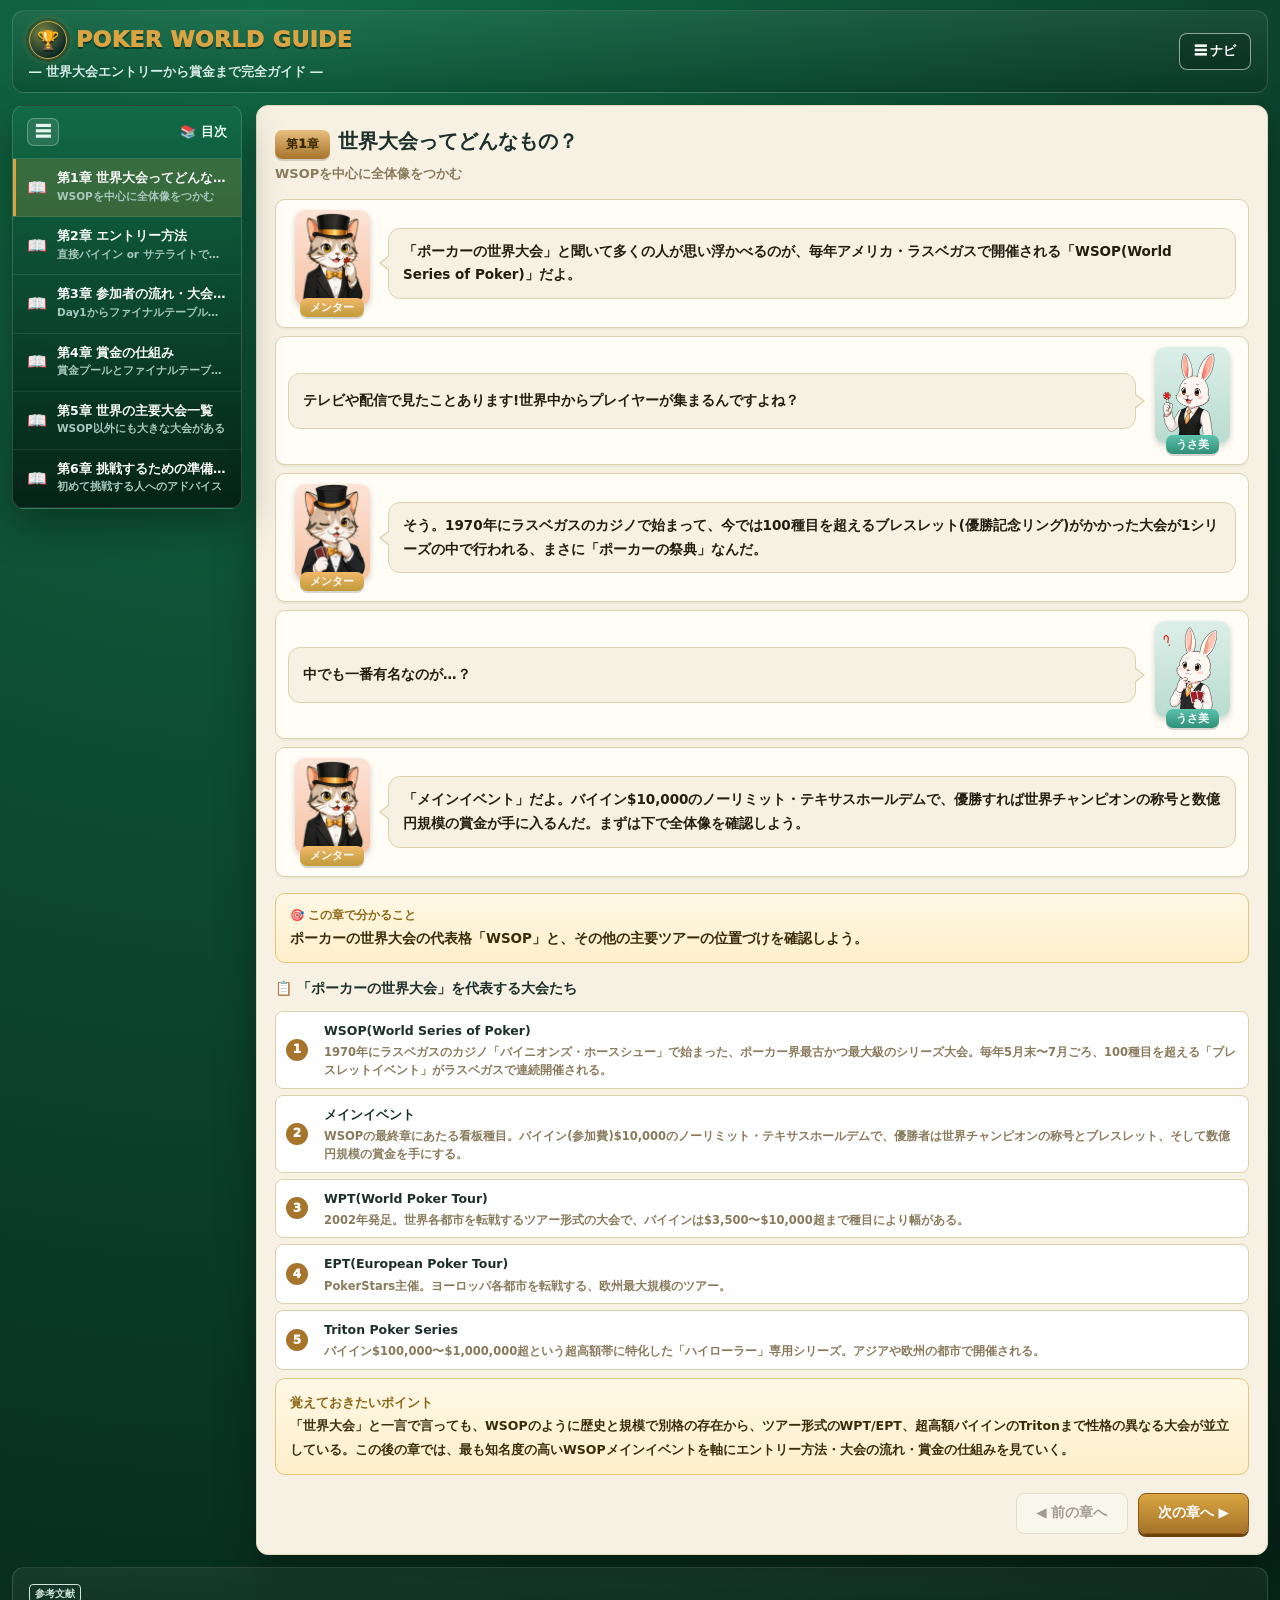
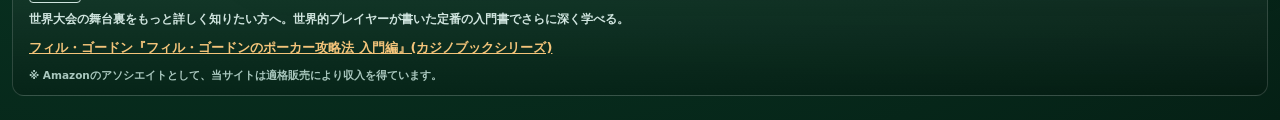
<file: poker/worldchamp-guide/index.html>
<!DOCTYPE html>
<html lang="ja">
<head>
<meta charset="UTF-8">
<meta name="viewport" content="width=device-width, initial-scale=1.0">
<title>POKER WORLD GUIDE ― 世界大会エントリー&賞金ガイド ―</title>
<meta name="description" content="WSOPをはじめとする世界大会のエントリー方法・大会形式・賞金の仕組みを解説。ポーカーの世界大会に挑戦するための完全ガイド。">
<link rel="canonical" href="https://gamblers-mathematics.habatakijuku.com/poker/worldchamp-guide/">
<meta property="og:type" content="article">
<meta property="og:site_name" content="ギャンブラーのための数学（ポーカー編）">
<meta property="og:locale" content="ja_JP">
<meta property="og:title" content="POKER WORLD GUIDE ― 世界大会エントリー&賞金ガイド ―">
<meta property="og:description" content="WSOPをはじめとする世界大会のエントリー方法・大会形式・賞金の仕組みを解説。ポーカーの世界大会に挑戦するための完全ガイド。">
<meta property="og:url" content="https://gamblers-mathematics.habatakijuku.com/poker/worldchamp-guide/">
<meta property="og:image" content="https://gamblers-mathematics.habatakijuku.com/poker/images/ogp.png">
<meta name="twitter:card" content="summary_large_image">
<meta name="theme-color" content="#0d4b32">
<link rel="icon" type="image/png" href="../images/favicon.png">
<link rel="stylesheet" href="../design-system.css">
<!-- Google tag (gtag.js) -->
<script async src="https://www.googletagmanager.com/gtag/js?id=G-9RTQCP2HXM"></script>
<script>
  window.dataLayer = window.dataLayer || [];
  function gtag(){dataLayer.push(arguments);}
  gtag('js', new Date());
  gtag('config', 'G-9RTQCP2HXM');
</script>
<style>
/* Reference / numbered list (reused for facts, entry steps, tips) */
.ref-head{font-size:14px;font-weight:950;color:#1c2f2b;margin-bottom:10px}
.ref-table{display:flex;flex-direction:column;gap:6px;margin-bottom:8px}
.ref-row{display:grid;grid-template-columns:26px minmax(0,1fr);gap:12px;align-items:center;background:#fff;border:1px solid var(--line);border-radius:8px;padding:8px 10px}
.ref-rank{font-size:12px;font-weight:950;color:#fff;background:var(--gold-dark);border-radius:50%;width:22px;height:22px;display:flex;align-items:center;justify-content:center}
.ref-name{font-size:12.5px;font-weight:900;color:#1c2f2b}
.ref-desc{font-size:11.5px;color:var(--muted);margin-top:2px;line-height:1.6}

/* Callout box (formulas / cautions) */
.chen-box{background:linear-gradient(180deg,#fff8e6,#fdefc9);border:1px solid #e3c877;border-radius:10px;padding:12px 14px;margin-bottom:16px;font-size:12.5px;line-height:1.9;color:#3a2c08}
.chen-box b{color:#8a6614}
.chen-box.warn{background:linear-gradient(180deg,#fdeceb,#fbe0de);border-color:#e79a97}
.chen-box.warn b{color:#a3392f}

/* Stat cards (prize figures) */
.scenario-info{display:flex;flex-wrap:wrap;gap:6px 16px;background:#fbf7ea;border:1px solid var(--line);border-radius:8px;padding:8px 12px;font-size:12.5px;font-weight:800;color:#3a2c08;margin-bottom:14px}
.scenario-info span b{color:var(--gold-dark)}

/* Two-column feature grid */
.action-grid{display:grid;grid-template-columns:1fr;gap:6px;margin-top:6px}
@media(min-width:520px){.action-grid{grid-template-columns:1fr 1fr}}
.action-item{font-size:12.5px;line-height:1.6}
.action-item b{color:#8a6614}

/* Flow stepper (tournament progression, reused holdem-diagram look) */
.flow-diagram{padding:16px;border-radius:14px;background:radial-gradient(ellipse at center, var(--felt) 0%, var(--felt-dark) 100%);box-shadow:inset 0 0 24px rgba(0,0,0,.4)}
.flow-phase-tag{display:inline-block;font-size:10.5px;font-weight:950;color:#123;background:#e8c07f;border-radius:5px;padding:2px 9px;margin-bottom:8px}
.flow-banner{font-size:14px;font-weight:900;color:#fff;margin-bottom:10px;line-height:1.5}
.flow-caption{color:#e5f2eb;font-size:12.5px;line-height:1.75;margin-top:6px;background:rgba(0,0,0,.2);border-radius:8px;padding:10px 12px}
.step-controls{display:flex;align-items:center;justify-content:center;gap:14px;margin:14px 0}
.step-progress{font-size:12px;color:var(--muted);font-weight:800;min-width:60px;text-align:center}

/* Comparison table */
.cmp-table-wrap{overflow-x:auto;border:1px solid var(--line);border-radius:10px;margin-bottom:8px}
.cmp-table{width:100%;border-collapse:collapse;font-size:12px;background:#fff}
.cmp-table th,.cmp-table td{padding:9px 11px;border-bottom:1px solid var(--line);text-align:left;white-space:nowrap}
.cmp-table thead th{background:#eee1bd;color:#3a2705;font-weight:900;white-space:nowrap}
.cmp-table tbody tr:last-child td{border-bottom:none}
.cmp-table tbody tr:hover{background:#fbf7ea}

/* Ending */
.ending{text-align:center;padding:20px 10px}
.ending h2{font-size:22px;margin-bottom:14px;color:#1c2f2b}
.ending p{font-size:13.5px;line-height:1.8;color:#3a2c08;margin-bottom:16px}
.ending-list{text-align:left;display:inline-block;background:#fff8e6;border:1px solid #e3c877;border-radius:10px;padding:14px 18px;font-size:12.5px;line-height:2;color:#3a2c08;margin-bottom:18px}

/* Book recommendation */
#book-recommend{background:linear-gradient(180deg,rgba(255,255,255,.06),rgba(0,0,0,.14));border:1px solid rgba(255,255,255,.15);border-radius:12px;padding:10px 16px}
.book-recommend-label{display:inline-block;font-size:10px;font-weight:900;color:#cfe4de;border:1px solid #cfe4de;border-radius:4px;padding:0 5px;margin:0 0 6px}
.book-recommend-lead{font-size:12px;color:#cfe4de;margin:0 0 4px;font-weight:700}
.book-recommend-note{margin-top:7px;font-size:10.5px;color:#a9c7be;font-weight:700}
#book-recommend a{font-size:13px;color:#f3c47a;font-weight:900;text-decoration:underline}
</style>
</head>
<body>
<div class="app-shell side-collapsed" id="app-shell">
  <header class="game-header">
    <div class="brand">
      <div class="brand-title"><a class="head-reset home-badge" href="../index.html" title="ポーカークエスト目次へ" aria-label="ポーカークエスト目次へ">🏆</a> <span>POKER WORLD GUIDE</span></div>
      <div class="brand-sub">― 世界大会エントリーから賞金まで完全ガイド ―</div>
    </div>
    <div class="header-actions">
      <button class="head-reset" id="head-nav-toggle" title="目次の表示切替">☰ ナビ</button>
    </div>
  </header>

  <div class="game-layout">
    <div class="side-backdrop" id="side-backdrop"></div>
    <aside class="side-panel">
      <div class="side-head">
        <button class="side-toggle" id="sidebar-toggle" title="目次の表示切替" aria-label="目次の表示切替">☰</button>
        <span class="side-head-text">📚 目次</span>
      </div>
      <div class="side-list" id="side-list"></div>
    </aside>
    <main class="main-area" id="main-area"></main>
  </div>

  <div id="book-recommend"></div>
</div>

<script>
'use strict';

/* =====================================================================
   utilities
   ===================================================================== */
function qs(sel, root){ return (root||document).querySelector(sel); }
function escapeHtml(s){ return String(s).replace(/&/g,'&amp;').replace(/</g,'&lt;').replace(/>/g,'&gt;'); }

/* =====================================================================
   dialogue renderer (coach / student)
   ===================================================================== */
function renderDialogue(lines){
  let coachTurn = 0;
  return lines.map(l=>{
    const isStu = l.who === 'stu';
    let img;
    if(l.who==='coach'){ img = (coachTurn++ % 2===0) ? '../images/cat.webp' : '../images/catThink.webp'; }
    else { img = l.face==='think' ? '../images/rabbitThink.webp' : '../images/rabbit.webp'; }
    const name = l.who==='coach' ? 'メンター' : 'うさ美';
    return `<div class="dialog-row${isStu?' right':''}">
      <div class="dialog-character"><div class="dialog-avatar ${l.who}"><img src="${img}" alt="${name}"></div><div class="dialog-name ${l.who}">${name}</div></div>
      <div class="dialog-bubble">${l.text}</div>
    </div>`;
  }).join('');
}

/* =====================================================================
   numbered reference list (facts / steps / tips)
   ===================================================================== */
function renderRefList(items){
  return `<div class="ref-table">${items.map((it,i)=>`
    <div class="ref-row">
      <div class="ref-rank">${i+1}</div>
      <div class="ref-info"><div class="ref-name">${it.name}</div><div class="ref-desc">${it.desc}</div></div>
    </div>`).join('')}</div>`;
}

/* =====================================================================
   comparison table
   ===================================================================== */
function renderCmpTable(cols, rows){
  return `<div class="cmp-table-wrap"><table class="cmp-table">
    <thead><tr>${cols.map(c=>`<th>${c}</th>`).join('')}</tr></thead>
    <tbody>${rows.map(r=>`<tr>${r.map(c=>`<td>${c}</td>`).join('')}</tr>`).join('')}</tbody>
  </table></div>`;
}

/* =====================================================================
   tournament flow stepper (Day1 → Final Table)
   ===================================================================== */
const FLOW_STEPS = [
  {phase:'エントリー', banner:'選手はDay1の複数フライト(1A・1B・1Cなど)のいずれかに登録する', caption:'メインイベントだけで1万人規模になることもあるため、1日で捌ききれない。数日に分けて開始日(フライト)を分散させ、各フライトの生存者がDay2に進む。'},
  {phase:'Day1', banner:'開始チップを使い、なくなったら終了のフリーズアウト方式で対局', caption:'開始チップは近年の例で60,000前後、ブラインド(強制ベット)は60分〜2時間ごとに上昇していく。リバイ(再購入)なしの一発勝負。'},
  {phase:'Day2', banner:'全フライトの生存者が合流し、1つのフィールドとして再開', caption:'複数フライトを勝ち抜いた選手たちがここで合流。以降は普通の1本のトーナメントとして進行する。'},
  {phase:'マネーバブル', banner:'入賞ライン(ITM)まであと一歩、賞金発生前の緊張の対局', caption:'例年、参加者の上位およそ15%前後が賞金を獲得する。このライン直前は「バブル」と呼ばれ、脱落を避けるプレーが増えやすい局面。'},
  {phase:'絞り込み', banner:'連日対局を重ね、数千人規模のフィールドが徐々に絞られていく', caption:'メインイベントの場合、1週間以上かけて数千人から数十人、さらに数人へと絞り込まれていく長丁場。'},
  {phase:'ファイナルテーブル', banner:'残り9人によるファイナルテーブルに到達', caption:'かつては本戦から数か月後の11月に決勝を行う「11月ナイン」方式だったが、現在は同じ夏のうちに決勝まで完結する形式が定着している。'},
  {phase:'チャンピオン誕生', banner:'ヘッズアップ(1対1)を制した1人が世界チャンピオンに', caption:'最後まで勝ち残った1人がブレスレット(優勝記念リング)と最高賞金を獲得し、その年の世界チャンピオンとなる。'},
];
function renderFlowStep(container, idx){
  const s = FLOW_STEPS[idx];
  container.innerHTML = `
    <div class="flow-diagram">
      <div class="flow-phase-tag">STEP ${idx+1} ／ ${s.phase}</div>
      <div class="flow-banner">${s.banner}</div>
      <div class="flow-caption">${s.caption}</div>
    </div>`;
}
function mountFlowStepper(root){
  let stepIdx = 0;
  function render(){
    renderFlowStep(qs('#flow-diagram', root), stepIdx);
    qs('#flow-progress', root).textContent = `${stepIdx+1} / ${FLOW_STEPS.length}`;
    qs('#flow-prev', root).disabled = stepIdx===0;
  }
  qs('#flow-prev', root).addEventListener('click', ()=>{ if(stepIdx>0){ stepIdx--; render(); } });
  qs('#flow-next', root).addEventListener('click', ()=>{
    stepIdx = (stepIdx < FLOW_STEPS.length-1) ? stepIdx+1 : 0;
    render();
  });
  render();
}

/* =====================================================================
   Chapter 0: 世界大会ってどんなもの？
   ===================================================================== */
function buildOverview(root){
  root.innerHTML = `
    <div class="ref-head">📋 「ポーカーの世界大会」を代表する大会たち</div>
    ${renderRefList([
      {name:'WSOP(World Series of Poker)', desc:'1970年にラスベガスのカジノ「バイニオンズ・ホースシュー」で始まった、ポーカー界最古かつ最大級のシリーズ大会。毎年5月末〜7月ごろ、100種目を超える「ブレスレットイベント」がラスベガスで連続開催される。'},
      {name:'メインイベント', desc:'WSOPの最終章にあたる看板種目。バイイン(参加費)$10,000のノーリミット・テキサスホールデムで、優勝者は世界チャンピオンの称号とブレスレット、そして数億円規模の賞金を手にする。'},
      {name:'WPT(World Poker Tour)', desc:'2002年発足。世界各都市を転戦するツアー形式の大会で、バイインは$3,500〜$10,000超まで種目により幅がある。'},
      {name:'EPT(European Poker Tour)', desc:'PokerStars主催。ヨーロッパ各都市を転戦する、欧州最大規模のツアー。'},
      {name:'Triton Poker Series', desc:'バイイン$100,000〜$1,000,000超という超高額帯に特化した「ハイローラー」専用シリーズ。アジアや欧州の都市で開催される。'},
    ])}
    <div class="chen-box">
      <b>覚えておきたいポイント</b><br>
      「世界大会」と一言で言っても、WSOPのように歴史と規模で別格の存在から、ツアー形式のWPT/EPT、超高額バイインのTritonまで性格の異なる大会が並立している。この後の章では、最も知名度の高いWSOPメインイベントを軸にエントリー方法・大会の流れ・賞金の仕組みを見ていく。
    </div>
  `;
}

/* =====================================================================
   Chapter 1: エントリー方法
   ===================================================================== */
function buildEntry(root){
  root.innerHTML = `
    <div class="ref-head">🎟️ 参加権を得る2つのルート</div>
    <div class="action-grid">
      <div class="action-item"><b>① 直接バイインする</b><br>規定の参加費(メインイベントなら$10,000)をそのまま支払って登録する方法。現地(ラスベガスの会場キャッシャー)での対面登録が基本だが、対象イベントによってはWSOP公式サイトやオンラインパートナーのGGPokerを通じて事前登録できる場合もある。</div>
      <div class="action-item"><b>② サテライトで参加権を勝ち取る</b><br>数十〜数百ドル程度の安いバイインのミニトーナメントに勝ち残ると、上位のイベントへの「座席(シート)」がもらえる仕組み。GGPokerなどのオンラインサテライトや、世界各地のカードルームが開催する現地サテライトから、多くのプレイヤーがメインイベントの切符を手にしている。</div>
    </div>

    <div class="ref-head" style="margin-top:16px">🧭 出場までの流れ</div>
    ${renderRefList([
      {name:'① 出場したいイベントを選ぶ', desc:'WSOPは公式サイトで種目・日程・バイインを公開しているスケジュールがある。まずどの種目に挑戦するか決める。'},
      {name:'② 資金を用意する / サテライトに挑戦する', desc:'直接バイインする資金を用意するか、より安いサテライトで座席獲得を狙う。'},
      {name:'③ 登録する', desc:'現地の登録デスク(キャッシャー)で参加費を支払うか、対応イベントであればオンラインで登録手続きを行う。'},
      {name:'④ Day1のフライトを確認する', desc:'大規模イベントは開始日が複数の時間帯(フライト)に分かれているため、自分の割り当てを確認して当日会場入りする。'},
      {name:'⑤ 着席して対局スタート', desc:'指定の座席に着き、いよいよ対局開始。'},
    ])}

    <div class="chen-box warn">
      <b>参加にあたっての注意点</b><br>
      ・ラスベガスのカジノでプレーするには21歳以上であることが必須(米国の法定年齢)。<br>
      ・パスポートなど有効な身分証明書が必要。日本からの渡航にはESTA(電子渡航認証)またはビザの取得が必要になる。<br>
      ・オンライン登録やオンラインサテライトは、居住地域によって参加できるサービスが異なる(規制のある地域からは利用不可の場合がある)ため、事前に対象サービスの利用規約を確認しておきたい。
    </div>
  `;
}

/* =====================================================================
   Chapter 2: 参加者の流れ・大会形式
   ===================================================================== */
function buildStructure(root){
  root.innerHTML = `
    <div class="ref-head">📖 メインイベントの進行(例)</div>
    <div id="flow-diagram"></div>
    <div class="step-controls">
      <button class="btn" id="flow-prev">◀ 前へ</button>
      <span class="step-progress" id="flow-progress"></span>
      <button class="btn btn-primary" id="flow-next">次へ ▶</button>
    </div>
    <div class="chen-box">
      <b>大会形式のポイント</b><br>
      ・大規模イベントは参加者を捌くため<b>複数のDay1フライト</b>に分けてスタートし、生存者がDay2で合流する。<br>
      ・多くの種目は<b>フリーズアウト方式</b>(チップがなくなったら即敗退、リバイなし)。<br>
      ・ブラインド(強制ベット額)は時間経過とともに段階的に上昇し、対局の展開が徐々に速くなっていく。<br>
      ・入賞ライン(ITM: In The Money)に届いた選手から賞金が発生し、そこから先はさらに1人ずつ絞られるごとに賞金額が積み上がっていく。
    </div>
  `;
  mountFlowStepper(root);
}

/* =====================================================================
   Chapter 3: 賞金の仕組み
   ===================================================================== */
function buildPrize(root){
  root.innerHTML = `
    <div class="ref-head">💰 賞金プールの考え方</div>
    <div class="scenario-info">
      <span>賞金プール = <b>参加者数 × バイイン額</b>(運営手数料を除く)</span>
    </div>
    <div class="chen-box">
      <b>ペイアウトカーブは上位に厚く配分される</b><br>
      入賞(ITM)ラインは参加者全体のおよそ上位15%前後が目安。ただし配分は均等ではなく、優勝賞金だけで賞金プール全体の1割前後、ファイナルテーブル(残り9人)の取り分だけで全体の4〜5割程度を占めることも珍しくない。上位に行くほど1つ順位が上がるごとの賞金の伸びが大きくなるのが特徴。
    </div>

    <div class="ref-head">📊 実例：2023年 WSOPメインイベント</div>
    <div class="scenario-info">
      <span>参加者数：<b>10,043人</b></span>
      <span>賞金総額：<b>約$80,343,780</b></span>
      <span>優勝賞金：<b>$12,100,000</b></span>
    </div>
    ${renderCmpTable(
      ['順位','賞金(参考)'],
      [
        ['優勝','$12,100,000'],
        ['準優勝','$6,000,000'],
        ['3位','$4,000,000'],
      ]
    )}
    <div class="chen-box warn">
      上記はあくまで2023年大会の実例。参加者数やバイイン額、賞金プールの総額は年によって変動するため、最新の公式スケジュールで確認するのが確実。
    </div>

    <div class="chen-box warn">
      <b>税金について</b><br>
      米国で開催される大会でアメリカ非居住者が賞金を獲得した場合、原則として支払い時に一定割合(目安30%)が源泉徴収される。租税条約により還付や税額控除の余地がある場合もあるが、取り扱いは個別事情によって異なるため、実際に高額な賞金を得た場合は税理士など専門家に確認することをおすすめする。
    </div>
  `;
}

/* =====================================================================
   Chapter 4: 世界の主要大会一覧
   ===================================================================== */
function buildCompare(root){
  root.innerHTML = `
    <div class="ref-head">🌍 世界の主要ポーカー大会比較</div>
    ${renderCmpTable(
      ['大会名','主催','バイイン目安','主な開催地','特徴'],
      [
        ['WSOP','カジノ運営会社','$400〜、メインイベントは$10,000','米国ラスベガス','最大級の歴史と規模。ブレスレット制度が名物'],
        ['WSOPE','WSOP','数百ドル〜$10,000超','欧州(チェコ等)','WSOPのヨーロッパ版シリーズ'],
        ['WPT','World Poker Tour社','$3,500〜$10,000超','世界各都市を転戦','テレビ放映の草分け的な老舗ツアー'],
        ['EPT','PokerStars','€500〜€10,000超','欧州各都市','欧州最大規模のツアーシリーズ'],
        ['APPT','PokerStars','$1,000前後〜','アジア太平洋各都市','アジア圏最大級のツアー'],
        ['Triton Poker Series','Triton','$100,000〜$1,000,000超','アジア・欧州','超高額バイインのハイローラー専用シリーズ'],
      ]
    )}
    <div class="chen-box">
      バイイン額や開催規模は大会・年度により変動するため、参考情報として捉え、参加を検討する際は必ず各大会の公式サイトで最新の日程・条件を確認しよう。
    </div>
  `;
}

/* =====================================================================
   Chapter 5: 挑戦するための準備・心得
   ===================================================================== */
function buildTips(root){
  root.innerHTML = `
    <div class="ref-head">🎯 挑戦前に押さえておきたいこと</div>
    ${renderRefList([
      {name:'バンクロール管理', desc:'バイイン額の何十倍もの資金的な余裕を持って臨むのが基本的な考え方。1回のバイインに生活資金をつぎ込むような無理はしない。'},
      {name:'サテライトを活用してコストを抑える', desc:'いきなり高額バイインを支払うのではなく、安いサテライトで座席を獲得すれば、少ない予算でも大舞台に挑戦できる。'},
      {name:'ICM(独立チップモデル)を意識する', desc:'マネーバブル前後や終盤の順位が賞金に直結する場面では、チップの枚数だけでなく「順位が上がることの価値」を踏まえた判断が求められる。'},
      {name:'現地でのマナーを知っておく', desc:'考える時間の目安(タイムバンク)や、カード・チップの扱い方など、現地の卓上マナーを事前に把握しておくとスムーズ。'},
      {name:'オンラインで経験を積んでおく', desc:'GGPokerなどのオンライン環境で場数を踏んでおくと、初めての大舞台でも落ち着いてプレーしやすくなる。'},
      {name:'渡航準備を早めに', desc:'海外開催の大会に参加する場合、パスポートの有効期限やESTA・ビザの取得、宿泊先の確保は早めに済ませておきたい。'},
    ])}
  `;
}

/* =====================================================================
   chapter metadata
   ===================================================================== */
const CHAPTERS = [
  {
    key:'overview', title:'世界大会ってどんなもの？', sub:'WSOPを中心に全体像をつかむ',
    missionText:'ポーカーの世界大会の代表格「WSOP」と、その他の主要ツアーの位置づけを確認しよう。',
    dialogue:[
      {who:'coach', text:'「ポーカーの世界大会」と聞いて多くの人が思い浮かべるのが、毎年アメリカ・ラスベガスで開催される「WSOP(World Series of Poker)」だよ。'},
      {who:'stu', text:'テレビや配信で見たことあります!世界中からプレイヤーが集まるんですよね？'},
      {who:'coach', text:'そう。1970年にラスベガスのカジノで始まって、今では100種目を超えるブレスレット(優勝記念リング)がかかった大会が1シリーズの中で行われる、まさに「ポーカーの祭典」なんだ。'},
      {who:'stu', face:'think', text:'中でも一番有名なのが…？'},
      {who:'coach', text:'「メインイベント」だよ。バイイン$10,000のノーリミット・テキサスホールデムで、優勝すれば世界チャンピオンの称号と数億円規模の賞金が手に入るんだ。まずは下で全体像を確認しよう。'},
    ],
    build: buildOverview,
  },
  {
    key:'entry', title:'エントリー方法', sub:'直接バイイン or サテライトで参加権を得る',
    missionText:'2つのエントリー方法と、出場までの具体的な流れ、注意点を確認しよう。',
    dialogue:[
      {who:'coach', text:'いよいよ実際にエントリーする方法だよ。ルートは大きく2つあるんだ。'},
      {who:'stu', face:'think', text:'$10,000をポンと払うのはさすがにハードルが高いです…！'},
      {who:'coach', text:'そういう人のために「サテライト」という仕組みがあるんだ。安いバイインのミニトーナメントに勝ち残れば、本戦への切符が手に入るんだよ。実際に大勢のプレイヤーがこのルートでメインイベントに参加しているんだ。'},
      {who:'stu', text:'なるほど!具体的な手順や注意点も知りたいです。'},
      {who:'coach', text:'下にエントリーまでの流れと、年齢制限・身分証明・渡航まわりの注意点をまとめておいたよ。'},
    ],
    build: buildEntry,
  },
  {
    key:'structure', title:'参加者の流れ・大会形式', sub:'Day1からファイナルテーブルまで',
    missionText:'エントリー後、実際に大会がどう進行していくのかをステップで確認しよう。',
    dialogue:[
      {who:'coach', text:'無事にエントリーできたら、今度は大会本番の流れを知っておこう。'},
      {who:'stu', face:'think', text:'1万人規模の大会って、どうやって進行するんですか？'},
      {who:'coach', text:'複数の開始日(フライト)に分けてスタートし、勝ち残った人たちが合流していく方式なんだ。下のステッパーで、エントリーからチャンピオン誕生までの流れを順番に見ていこう。'},
    ],
    build: buildStructure,
  },
  {
    key:'prize', title:'賞金の仕組み', sub:'賞金プールとファイナルテーブルの取り分',
    missionText:'賞金プールの仕組みと、上位に厚く配分されるペイアウトカーブ、税金の注意点を確認しよう。',
    dialogue:[
      {who:'coach', text:'多くの人が一番気になるのが賞金だろう。基本的な考え方から見ていこう。'},
      {who:'stu', face:'think', text:'優勝したらいくらもらえるものなんですか？'},
      {who:'coach', text:'年や参加者数によって大きく変わるけど、2023年のメインイベントでは優勝賞金が1200万ドルを超えたんだ。ただし上位ほど取り分が急激に増える配分になっているのがポイントだよ。'},
      {who:'stu', face:'think', text:'税金とかも気になります…。'},
      {who:'coach', text:'その通り、海外での賞金には源泉徴収の問題もあるんだ。下でまとめて確認しておこう。'},
    ],
    build: buildPrize,
  },
  {
    key:'compare', title:'世界の主要大会一覧', sub:'WSOP以外にも大きな大会がある',
    missionText:'WSOP以外の主要な国際大会(WPT・EPT・Tritonなど)の特徴を見比べよう。',
    dialogue:[
      {who:'coach', text:'「世界大会」はWSOPだけじゃないよ。他にも国際的に有名な大会がいくつもあるんだ。'},
      {who:'stu', text:'WPTとかEPTって名前は聞いたことあります!'},
      {who:'coach', text:'それぞれ主催団体や開催地、バイインの規模感が違うんだ。下の比較表で全体像をつかんでおこう。'},
    ],
    build: buildCompare,
  },
  {
    key:'tips', title:'挑戦するための準備・心得', sub:'初めて挑戦する人へのアドバイス',
    missionText:'実際に挑戦する前に押さえておきたい、資金管理や現地マナーなどのポイントを確認しよう。',
    dialogue:[
      {who:'coach', text:'最後に、実際に挑戦する前に押さえておきたい心構えをまとめておこう。'},
      {who:'stu', face:'think', text:'夢は大きいですけど、いきなり無理はしたくないです…！'},
      {who:'coach', text:'その感覚が大事だよ。バンクロール管理やサテライトの活用、現地マナーまで、下で一通り確認していこう。'},
    ],
    build: buildTips,
  },
];

/* ---------- shared state ---------- */
const state = { currentIndex:0 };

/* ---------- sidebar / header ---------- */
function renderSidebar(){
  const list = qs('#side-list');
  list.innerHTML = CHAPTERS.map((s,i)=>{
    const active = i === state.currentIndex;
    return `<div class="side-item ${active?'active':''}" data-index="${i}">
      <span class="side-icon">📖</span>
      <span class="side-text">
        <div class="side-main">第${i+1}章 ${s.title}</div>
        <div class="side-sub">${s.sub}</div>
      </span>
    </div>`;
  }).join('');
  list.querySelectorAll('.side-item').forEach(item=>{
    item.addEventListener('click', ()=> mountStage(Number(item.dataset.index)));
  });
}

/* ---------- sidebar drawer toggle (mobile off-canvas / tablet icon-rail) ---------- */
function toggleSidebar(){ qs('#app-shell').classList.toggle('side-collapsed'); }
qs('#sidebar-toggle').addEventListener('click', toggleSidebar);
qs('#head-nav-toggle').addEventListener('click', toggleSidebar);
qs('#side-backdrop').addEventListener('click', ()=> qs('#app-shell').classList.add('side-collapsed'));

/* ---------- stage mount / navigation ---------- */
function mountStage(index){
  state.currentIndex = index;
  const meta = CHAPTERS[index];
  const main = qs('#main-area');
  main.innerHTML = `
    <div class="chapter-head">
      <span class="chapter-badge">第${index+1}章</span><h1 class="chapter-title">${meta.title}</h1>
      <div class="chapter-sub">${meta.sub}</div>
    </div>
    <div class="dialogue-scene">${renderDialogue(meta.dialogue)}</div>
    <div class="mission-box">
      <div class="mission-label">🎯 この章で分かること</div>
      <div class="mission-text">${meta.missionText}</div>
    </div>
    <div class="stage-play" id="stage-play"></div>
    <div class="stage-nav">
      <button class="btn" id="btn-prev" ${index===0 ? 'disabled':''}>◀ 前の章へ</button>
      <button class="btn btn-primary" id="btn-next">
        ${index === CHAPTERS.length-1 ? 'まとめを見る ▶' : '次の章へ ▶'}
      </button>
    </div>
  `;

  qs('#btn-prev').addEventListener('click', ()=>{ if(index>0) mountStage(index-1); });
  qs('#btn-next').addEventListener('click', ()=>{
    if(index === CHAPTERS.length-1) showEnding();
    else mountStage(index+1);
  });

  meta.build(qs('#stage-play'));
  renderSidebar();
  window.scrollTo({top:0, behavior:'smooth'});
}

function showEnding(){
  const main = qs('#main-area');
  main.innerHTML = `
    <div class="ending">
      <h2>🏆 POKER WORLD GUIDE 読了！</h2>
      <p>WSOPを中心とした世界大会の全体像から、エントリー方法、大会形式、賞金の仕組み、他の主要大会との違い、挑戦にあたっての心構えまで――世界大会に挑む上で押さえておきたい基礎知識を一通り確認したね。</p>
      <div class="ending-list">
        ✅ 世界大会の代表格はWSOP。看板種目「メインイベント」はバイイン$10,000<br>
        ✅ 参加ルートは「直接バイイン」と「サテライトで座席獲得」の2つ<br>
        ✅ 大会は複数のDay1フライト→合流→マネーバブル→ファイナルテーブル(9人)と進む<br>
        ✅ 賞金は上位ほど厚く配分され、優勝賞金は賞金プール全体の1割前後が目安<br>
        ✅ WPT・EPT・Triton Poker Seriesなど、WSOP以外にも国際的な大会が数多く存在する<br>
        ✅ 挑戦前にはバンクロール管理・サテライト活用・現地マナー・渡航準備を確認しておく
      </div>
      <button class="btn btn-primary" id="btn-replay">↺ はじめから読みなおす</button>
    </div>
  `;
  qs('#btn-replay').addEventListener('click', ()=> mountStage(0));
  state.currentIndex = -1;
  renderSidebar();
}

/* ---------- book recommendation ---------- */
const BOOK_RECOMMEND = {
  title: 'フィル・ゴードン『フィル・ゴードンのポーカー攻略法 入門編』(カジノブックシリーズ)',
  url: 'https://www.amazon.co.jp/dp/4775949012?tag=senjin-22',
};
function renderBookRecommend(){
  const el = qs('#book-recommend');
  if(!el) return;
  el.innerHTML = `
    <p class="book-recommend-label">参考文献</p>
    <p class="book-recommend-lead">世界大会の舞台裏をもっと詳しく知りたい方へ。世界的プレイヤーが書いた定番の入門書でさらに深く学べる。</p>
    <a href="${BOOK_RECOMMEND.url}" target="_blank" rel="sponsored noopener">${escapeHtml(BOOK_RECOMMEND.title)}</a>
    <p class="book-recommend-note">※ Amazonのアソシエイトとして、当サイトは適格販売により収入を得ています。</p>
  `;
}

/* ---------- boot ---------- */
mountStage(0);
renderBookRecommend();
</script>
<script src="https://my.habatakijuku.com/sync.js" defer></script>
</body>
</html>
</file>
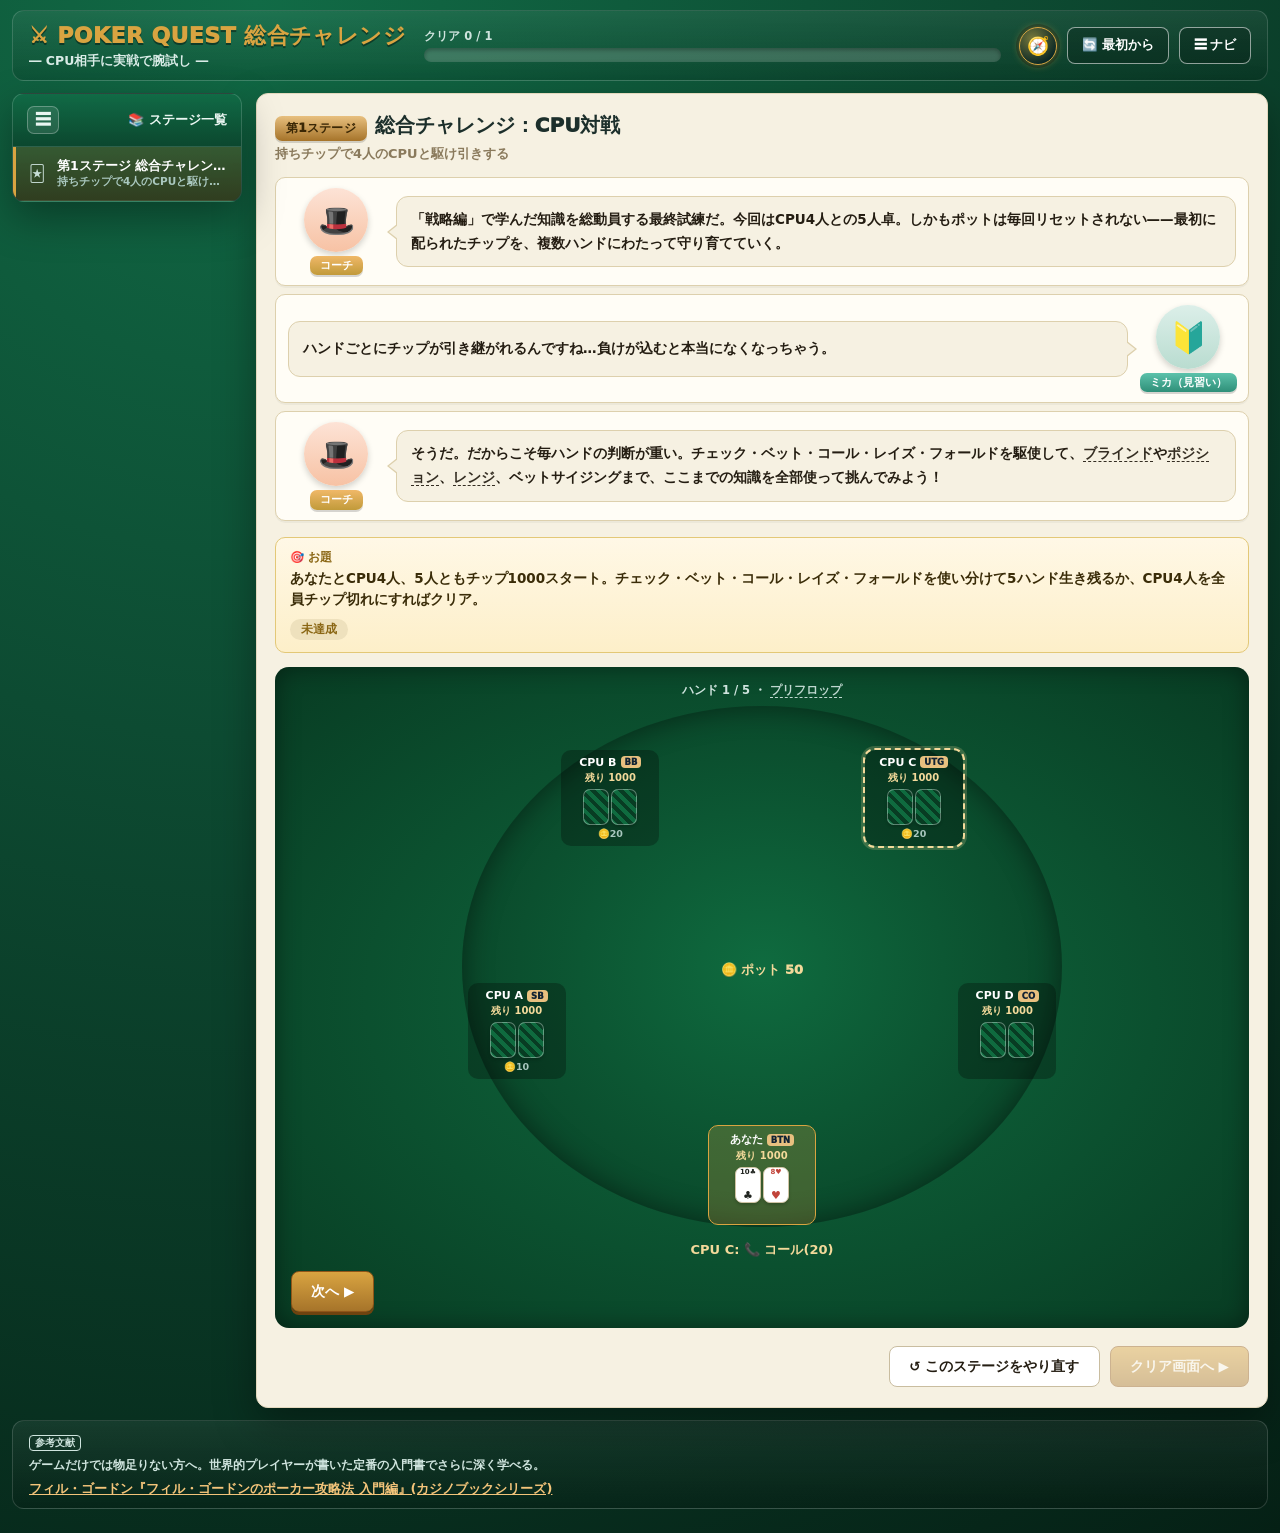
<file: challenge.html>
<!DOCTYPE html>
<html lang="ja">
<head>
<meta charset="UTF-8">
<meta name="viewport" content="width=device-width, initial-scale=1.0">
<title>POKER QUEST ― 総合チャレンジ：CPU対戦 ―</title>
<!-- Google tag (gtag.js) -->
<script async src="https://www.googletagmanager.com/gtag/js?id=G-9RTQCP2HXM"></script>
<script>
  window.dataLayer = window.dataLayer || [];
  function gtag(){dataLayer.push(arguments);}
  gtag('js', new Date());
  gtag('config', 'G-9RTQCP2HXM');
</script>
<style>
*,*::before,*::after{box-sizing:border-box;margin:0;padding:0}
html{-webkit-text-size-adjust:100%;text-size-adjust:100%}
html,body{max-width:100vw;overflow-x:hidden}
:root{
  --bg1:#0d4b32;--bg2:#116b46;--bg3:#052015;
  --paper:#f6f1e2;--paper2:#fffdf6;--ink:#241d12;--muted:#8a7a5c;--line:#ddd0ad;
  --gold:#d9a441;--gold-dark:#a6742a;
  --felt:#0f6b3f;--felt-dark:#083c23;
  --ok:#2f9e5c;--ok-bg:#e6f5ec;--ok-bd:#8fd1ab;
  --ng:#c8433f;--ng-bg:#fbe9e8;--ng-bd:#e79a97;
  --cred:#c1443a;--cblack:#20241f;
  --shadow:0 16px 40px rgba(0,0,0,.35);
  --r:10px;--f:system-ui,-apple-system,"Hiragino Sans","Yu Gothic",sans-serif;
}
body{font-family:var(--f);color:var(--ink);font-weight:600;min-height:100vh;
  background:radial-gradient(circle at 20% 0%,var(--bg2) 0,var(--bg1) 40%,var(--bg3) 100%);}
.app-shell{min-height:100vh;display:flex;flex-direction:column;gap:12px;padding:10px 12px 24px;}

/* Header */
.game-header{display:flex;align-items:center;gap:18px;flex-wrap:wrap;color:#fff;padding:10px 16px;
  background:linear-gradient(180deg,rgba(255,255,255,.06),rgba(0,0,0,.14));border-radius:12px;border:1px solid rgba(255,255,255,.15)}
.brand{display:flex;flex-direction:column;gap:2px;min-width:220px}
.brand-title{font-size:22px;font-weight:950;letter-spacing:.02em;color:var(--gold);text-shadow:0 2px 0 rgba(0,0,0,.4)}
.brand-sub{font-size:12.5px;font-weight:800;color:#d9ece7}
.head-progress-wrap{flex:1;min-width:160px;display:flex;flex-direction:column;gap:4px}
.head-progress-label{font-size:11.5px;color:#cfe4de;font-weight:800}
.head-progress{height:14px;background:rgba(255,255,255,.18);border-radius:999px;overflow:hidden;box-shadow:inset 0 2px 4px rgba(0,0,0,.3)}
.head-progress-fill{height:100%;width:0;background:linear-gradient(90deg,#f3c47a,var(--gold-dark));border-radius:999px;transition:width .4s}
.head-reset{padding:9px 14px;border:1.5px solid rgba(255,255,255,.55);border-radius:8px;background:rgba(0,0,0,.2);color:#fff;font-size:12.5px;font-weight:800;cursor:pointer;white-space:nowrap}
.head-reset:hover{background:rgba(255,255,255,.12)}
a.head-reset{text-decoration:none;display:inline-flex;align-items:center}
.head-reset.home-badge{width:38px;height:38px;padding:0;border-radius:50%;justify-content:center;background:radial-gradient(circle at 35% 30%, rgba(217,164,65,.5), rgba(10,40,38,1) 75%);border:1.5px solid var(--gold);box-shadow:0 0 0 3px rgba(0,0,0,.25),0 0 10px -2px var(--gold);font-size:18px}
.head-reset.home-badge:hover{box-shadow:0 0 0 3px rgba(0,0,0,.25),0 0 16px 0 var(--gold);background:rgba(0,0,0,.12);transform:translateY(-2px) scale(1.07)}

/* Header actions (home badge / reset / nav toggle) */
.header-actions{display:flex;align-items:center;gap:10px;margin-left:auto;flex-shrink:0}

/* Layout — off-canvas drawer pattern shared with the other quest games */
.game-layout{display:grid;grid-template-columns:230px minmax(0,1fr);gap:14px;align-items:start;transition:grid-template-columns .25s ease}
.side-backdrop{display:none}

/* Sidebar */
.side-panel{background:linear-gradient(180deg,rgba(17,107,70,.92),rgba(5,32,21,.95));border:1px solid rgba(255,255,255,.16);
  border-radius:12px;box-shadow:var(--shadow);overflow:hidden;position:sticky;top:10px;transition:width .25s ease}
.side-head{padding:12px 14px;font-size:13px;font-weight:900;color:#eaf6f2;border-bottom:1px solid rgba(255,255,255,.14);
  display:flex;align-items:center;gap:8px;min-height:20px}
.side-head-text{white-space:nowrap}
.side-toggle{width:32px;height:28px;border:1px solid rgba(255,255,255,.28);border-radius:7px;background:rgba(255,255,255,.10);
  color:#eaf6f2;font-weight:950;font-size:16px;cursor:pointer;line-height:1;flex-shrink:0}
.side-list{display:flex;flex-direction:column}
.side-item{display:flex;align-items:center;gap:10px;padding:11px 14px;border-bottom:1px solid rgba(255,255,255,.09);
  color:#c8ded7;cursor:pointer;user-select:none;touch-action:manipulation;min-width:0}
.side-item:hover{background:rgba(255,255,255,.06)}
.side-item.active{background:rgba(217,164,65,.2);box-shadow:inset 3px 0 0 var(--gold)}
.side-item.locked{opacity:.45;cursor:not-allowed}
.side-icon{font-size:16px;width:20px;text-align:center;flex-shrink:0}
.side-text{min-width:0}
.side-main{font-size:12.5px;font-weight:900;line-height:1.3;color:#fff;white-space:nowrap;overflow:hidden;text-overflow:ellipsis}
.side-sub{font-size:10.5px;color:#a9c7be;margin-top:1px;white-space:nowrap;overflow:hidden;text-overflow:ellipsis}

/* collapsed (icon-rail / off-canvas) state, toggled via #app-shell.side-collapsed */
.app-shell.side-collapsed .game-layout{grid-template-columns:64px minmax(0,1fr)}
.app-shell.side-collapsed .side-panel{width:64px}
.app-shell.side-collapsed .side-head{justify-content:center;padding:8px 6px}
.app-shell.side-collapsed .side-head-text{display:none}
.app-shell.side-collapsed .side-item{justify-content:center;padding:11px 6px}
.app-shell.side-collapsed .side-item .side-text{display:none}

/* Desktop: sidebar always fully expanded regardless of toggle state */
@media(min-width:901px){
  .app-shell.side-collapsed .game-layout{grid-template-columns:230px minmax(0,1fr) !important}
  .app-shell.side-collapsed .side-panel{width:auto !important}
  .app-shell.side-collapsed .side-head{justify-content:space-between !important;padding:12px 14px !important}
  .app-shell.side-collapsed .side-head-text{display:block !important}
  .app-shell.side-collapsed .side-item{justify-content:flex-start !important;padding:11px 14px !important}
  .app-shell.side-collapsed .side-item .side-text{display:block !important}
}
/* Tablet: collapsed = icon rail */
@media(max-width:900px){
  .game-layout{grid-template-columns:64px minmax(0,1fr);gap:8px}
  .app-shell:not(.side-collapsed) .game-layout{grid-template-columns:210px minmax(0,1fr)}
  .side-panel{position:sticky;top:8px}
}
/* Mobile: collapsed = fully hidden off-canvas drawer */
@media(max-width:700px){
  .game-layout{grid-template-columns:1fr}
  .app-shell.side-collapsed .game-layout,
  .app-shell:not(.side-collapsed) .game-layout{grid-template-columns:1fr}
  .side-panel{position:fixed;top:0;left:0;width:min(82vw,300px);height:100vh;height:100dvh;
    border-radius:0;transform:translateX(-100%);transition:transform .25s ease;
    box-shadow:10px 0 30px rgba(0,0,0,.45);overflow-y:auto;z-index:80}
  .app-shell.side-collapsed .side-panel{transform:translateX(-100%)}
  .app-shell:not(.side-collapsed) .side-panel{transform:translateX(0)}
  .side-backdrop{display:none;position:fixed;inset:0;background:rgba(6,12,18,.55);z-index:70}
  .app-shell:not(.side-collapsed) .side-backdrop{display:block}
  .game-header{padding:8px 12px}
}

/* Main area */
.main-area{background:var(--paper);border:1px solid #e3d8bd;border-radius:12px;padding:18px 18px 20px;box-shadow:var(--shadow);min-height:520px}
.chapter-head{margin-bottom:12px}
.chapter-badge{display:inline-block;background:linear-gradient(#e8c07f,var(--gold-dark));color:#3a2705;border-radius:7px;
  padding:4px 11px;font-size:12px;font-weight:950;letter-spacing:.02em;margin-right:8px;box-shadow:0 2px 0 rgba(0,0,0,.15)}
.chapter-title{display:inline;font-size:20px;font-weight:950;color:#1c2f2b}
.chapter-sub{font-size:13px;color:var(--muted);margin-top:4px;font-weight:700}

/* Dialogue */
.dialogue-scene{display:flex;flex-direction:column;gap:8px;margin:14px 0 16px}
.dialog-row{display:grid;grid-template-columns:96px minmax(0,1fr);gap:12px;align-items:stretch;border:1px solid var(--line);background:var(--paper2);border-radius:10px;padding:10px 12px;box-shadow:0 2px 0 rgba(0,0,0,.04)}
.dialog-row.right{grid-template-columns:minmax(0,1fr) 96px}
.dialog-row.right .dialog-character{order:2}
.dialog-row.right .dialog-bubble{order:1}
.dialog-character{display:flex;flex-direction:column;align-items:center;justify-content:center;gap:4px;min-width:0}
.dialog-avatar{width:64px;height:64px;border-radius:50%;display:flex;align-items:center;justify-content:center;font-size:30px;box-shadow:0 3px 6px rgba(0,0,0,.18);flex-shrink:0}
.dialog-avatar.coach{background:linear-gradient(#fde3d6,#f7c2a4)}
.dialog-avatar.stu{background:linear-gradient(#dcefe9,#b9dcd0)}
.dialog-name{padding:3px 10px;border-radius:7px;color:#fff;font-weight:900;font-size:11px;line-height:1.2;box-shadow:0 2px 0 rgba(0,0,0,.16);white-space:nowrap;text-align:center}
.dialog-name.coach{background:linear-gradient(#f0b868,#c19a3a)}
.dialog-name.stu{background:linear-gradient(#5cc2ab,#2f8f78)}
.dialog-bubble{position:relative;align-self:center;background:var(--paper);border:1px solid var(--line);border-radius:12px;padding:11px 14px;color:var(--ink);font-size:13.5px;line-height:1.75;font-weight:700;min-height:56px;display:flex;flex-direction:column;justify-content:center}
.dialog-bubble::before{content:"";position:absolute;left:-10px;top:50%;transform:translateY(-50%);width:0;height:0;border-top:8px solid transparent;border-bottom:8px solid transparent;border-right:10px solid var(--line)}
.dialog-bubble::after{content:"";position:absolute;left:-8px;top:50%;transform:translateY(-50%);width:0;height:0;border-top:7px solid transparent;border-bottom:7px solid transparent;border-right:9px solid var(--paper)}
.dialog-row.right .dialog-bubble::before{left:auto;right:-10px;border-right:0;border-left:10px solid var(--line)}
.dialog-row.right .dialog-bubble::after{left:auto;right:-8px;border-right:0;border-left:9px solid var(--paper)}
@media (max-width:700px){
  .dialog-row,.dialog-row.right{grid-template-columns:74px minmax(0,1fr);padding:8px;gap:8px}
  .dialog-row.right .dialog-character{order:0}
  .dialog-row.right .dialog-bubble{order:1}
  .dialog-avatar{width:52px;height:52px;font-size:24px}
  .dialog-name{font-size:9.5px;padding:3px 7px}
  .dialog-bubble{font-size:13px;padding:9px 11px;min-height:0}
  .dialog-row.right .dialog-bubble::before{left:-10px;right:auto;border-left:0;border-right:10px solid var(--line)}
  .dialog-row.right .dialog-bubble::after{left:-8px;right:auto;border-left:0;border-right:9px solid var(--paper)}
}

/* Mission box */
.mission-box{background:linear-gradient(180deg,#fff8e6,#fdefc9);border:1px solid #e3c877;border-radius:10px;padding:12px 14px;margin-bottom:14px}
.mission-label{font-size:11.5px;font-weight:950;color:#8a6614;margin-bottom:3px}
.mission-text{font-size:13.5px;color:#3a2c08;font-weight:700;line-height:1.6}
.mission-status{display:inline-block;margin-top:8px;padding:3px 11px;border-radius:999px;font-size:11.5px;font-weight:900;
  background:#eee1bd;color:#8a6614}
.mission-status.ok{background:var(--ok-bg);color:var(--ok);border:1px solid var(--ok-bd)}

/* Stage nav / buttons */
.stage-nav{display:flex;justify-content:flex-end;gap:10px;margin-top:18px;flex-wrap:wrap}
.btn{border:1px solid #c9bda0;background:#fff;border-radius:8px;padding:.65rem 1.2rem;font-size:13.5px;cursor:pointer;
  color:var(--ink);font-family:var(--f);font-weight:800;touch-action:manipulation;-webkit-tap-highlight-color:transparent}
.btn:hover{background:#f4efe0}
.btn:disabled{opacity:.4;cursor:not-allowed}
.btn-primary{background:linear-gradient(#d9a441,#a6742a);border-color:#8f5518;color:#fff;box-shadow:0 3px 0 #6f430f}
.btn-primary:hover{opacity:.92;background:linear-gradient(#d9a441,#a6742a)}
.btn-primary:disabled{opacity:.4;cursor:not-allowed;box-shadow:none}

/* Generic choice buttons (fold/continue, ending CTAs) */
.choice-list{display:flex;flex-wrap:wrap;gap:8px;margin-top:10px}

/* Playing cards */
.hand-row{display:flex;flex-wrap:wrap;gap:6px}
.hand-block{margin-bottom:10px}
.hand-label{font-size:11px;font-weight:900;color:var(--muted);margin-bottom:5px}
.pcard{width:48px;height:66px;background:#fff;border:1px solid #cfc4a4;border-radius:7px;box-shadow:0 2px 3px rgba(0,0,0,.18);
  display:flex;flex-direction:column;justify-content:space-between;padding:4px 5px;flex-shrink:0}
.pcard-corner{font-size:12px;font-weight:900;line-height:1}
.pcard-suit-big{font-size:22px;text-align:center;line-height:1}
.pcard.red{color:var(--cred)}
.pcard.black{color:var(--cblack)}

/* CPU battle table */
.table-felt{background:radial-gradient(ellipse at center, var(--felt) 0%, var(--felt-dark) 100%);border-radius:14px;padding:16px;box-shadow:inset 0 0 24px rgba(0,0,0,.4)}
.table-felt .hand-label{color:#dff2e8}
.table-felt .pot-label{color:#f3d99a;font-size:13.5px;font-weight:950;margin-bottom:10px}
.table-felt .made-hand{color:#fff;font-size:13px;font-weight:800;margin-top:8px;background:rgba(0,0,0,.22);border-radius:8px;padding:8px 12px;display:inline-block}
.showdown-result{margin-top:10px;font-size:16px;font-weight:950;color:#fff}
.showdown-result.win{color:#8ef0b0}
.showdown-result.lose{color:#f19b96}
.showdown-result.tie{color:#f3d99a}
.step-note{font-size:13px;line-height:1.7;color:var(--ink);margin-top:10px}
.table-felt .step-note{color:#e5f2eb}
.pcard.back{background:repeating-linear-gradient(45deg,var(--felt),var(--felt) 4px,var(--felt-dark) 4px,var(--felt-dark) 8px);border-color:rgba(255,255,255,.35)}

/* Round table (persistent bankroll, 5-handed → heads-up as players bust).
   "you" is fixed at the bottom/front (angle=90°, nearest the viewer); the
   4 CPU seats are fixed in their own screen spots too — only the BTN/SB/BB
   tag on each seat rotates hand to hand, not the seat's screen position. */
.hand-progress{color:#cfe4de;font-size:11.5px;font-weight:800;margin-bottom:8px;text-align:center}
.poker-round-wrap{position:relative;width:100%;max-width:600px;aspect-ratio:1.15;margin:4px auto 14px}
.poker-round-felt{position:absolute;inset:0;border-radius:50%;background:radial-gradient(ellipse at center, var(--felt) 0%, var(--felt-dark) 100%);box-shadow:inset 0 0 30px rgba(0,0,0,.45)}
.poker-round-center{position:absolute;left:50%;top:50%;transform:translate(-50%,-50%);text-align:center;width:70%}
.poker-round-center .hand-row{justify-content:center;margin-bottom:6px}
.poker-round-center .pcard{width:32px;height:44px;padding:2px 3px}
.poker-round-center .pcard-corner{font-size:8px}
.poker-round-center .pcard-suit-big{font-size:14px}
.poker-round-pot{color:#f3d99a;font-size:13px;font-weight:950}
.oval-seat{position:absolute;transform:translate(-50%,-50%);background:rgba(0,0,0,.28);border-radius:10px;padding:6px 8px;min-width:98px;max-width:112px;text-align:center;transition:opacity .2s}
.oval-seat.folded{opacity:.4}
.oval-seat.busted{opacity:.3}
.oval-seat.you{background:rgba(217,164,65,.25);border:1px solid var(--gold);min-width:108px}
.oval-seat.turn{outline:2px dashed #f3d99a;box-shadow:0 0 0 4px rgba(243,217,154,.2)}
.oval-seat.winner{outline:2px solid #8ef0b0;box-shadow:0 0 0 5px rgba(142,240,176,.3)}
.oval-seat-name{color:#fff;font-size:11px;font-weight:900;margin-bottom:2px;display:flex;align-items:center;justify-content:center;gap:4px;white-space:nowrap}
.oval-seat-pos{display:inline-block;font-size:8.5px;font-weight:950;color:#123;background:#e8c07f;border-radius:4px;padding:1px 4px}
.oval-seat-stack{color:#f3d99a;font-size:10px;font-weight:800;margin-bottom:4px}
.oval-seat-cards{display:flex;gap:2px;justify-content:center;margin-bottom:3px}
.oval-seat-cards .pcard{width:26px;height:36px;padding:1px 2px}
.oval-seat-cards .pcard-corner{font-size:7px}
.oval-seat-cards .pcard-suit-big{font-size:11px}
.oval-seat-tag{display:inline-block;font-size:8.5px;font-weight:950;color:#123;background:#8ef0b0;border-radius:5px;padding:1px 6px}
.oval-seat-tag.fold{background:#7a3530;color:#fff}
.oval-seat-tag.allin{background:#8b3fae;color:#fff}
.oval-seat-bet{font-size:9.5px;color:#a9c7be;margin-top:3px;min-height:12px}
.current-action-banner{text-align:center;font-size:13px;font-weight:800;color:#f3d99a;min-height:20px;margin-bottom:8px}
@media(max-width:480px){
  .oval-seat{min-width:74px;max-width:86px;padding:4px 5px}
  .oval-seat.you{min-width:82px}
  .oval-seat-name{font-size:9.5px}
  .oval-seat-cards .pcard{width:20px;height:28px}
  .oval-seat-cards .pcard-corner{font-size:6px}
  .oval-seat-cards .pcard-suit-big{font-size:9px}
}

/* Ending */
.ending{text-align:center;padding:20px 10px}
.ending h2{font-size:22px;margin-bottom:14px;color:#1c2f2b}
.ending p{font-size:13.5px;line-height:1.8;color:#3a2c08;margin-bottom:16px}

/* Book recommendation */
#book-recommend{background:linear-gradient(180deg,rgba(255,255,255,.06),rgba(0,0,0,.14));border:1px solid rgba(255,255,255,.15);border-radius:12px;padding:10px 16px}
.book-recommend-label{display:inline-block;font-size:10px;font-weight:900;color:#cfe4de;border:1px solid #cfe4de;border-radius:4px;padding:0 5px;margin:0 0 6px}
.book-recommend-lead{font-size:12px;color:#cfe4de;margin:0 0 4px;font-weight:700}
#book-recommend a{font-size:13px;color:#f3c47a;font-weight:900;text-decoration:underline}

/* Glossary: clickable jargon terms + popover definition */
.glossary-term{border-bottom:1.5px dashed currentColor;opacity:.92;cursor:help;touch-action:manipulation}
.glossary-term:hover,.glossary-term:active{background:rgba(217,164,65,.22);border-radius:2px}
#glossary-tooltip{position:fixed;z-index:300;max-width:280px;background:#1c2f2b;color:#fff;border:1px solid var(--gold);
  border-radius:8px;padding:10px 30px 10px 12px;font-size:12.5px;line-height:1.6;box-shadow:0 8px 24px rgba(0,0,0,.45);
  display:none}
#glossary-tooltip.show{display:block}
#glossary-tooltip .gt-term{font-weight:950;color:var(--gold);margin-bottom:4px;font-size:12.5px}
#glossary-tooltip .gt-def{color:#eaf6f2}
#glossary-tooltip .gt-close{position:absolute;top:4px;right:6px;width:22px;height:22px;cursor:pointer;color:#cfe4de;
  font-size:14px;background:none;border:none;font-family:inherit}
</style>
</head>
<body>
<div class="app-shell side-collapsed" id="app-shell">
  <header class="game-header">
    <div class="brand">
      <div class="brand-title">⚔️ POKER QUEST 総合チャレンジ</div>
      <div class="brand-sub">― CPU相手に実戦で腕試し ―</div>
    </div>
    <div class="head-progress-wrap">
      <div class="head-progress-label" id="progress-label">クリア 0 / 1</div>
      <div class="head-progress"><div class="head-progress-fill" id="progress-fill"></div></div>
    </div>
    <div class="header-actions">
      <a class="head-reset home-badge" href="index.html" title="ポーカークエスト目次へ" aria-label="ポーカークエスト目次へ">🧭</a>
      <button class="head-reset" id="btn-reset-all">🔄 最初から</button>
      <button class="head-reset" id="head-nav-toggle" title="ステージ一覧の表示切替">☰ ナビ</button>
    </div>
  </header>

  <div class="game-layout">
    <div class="side-backdrop" id="side-backdrop"></div>
    <aside class="side-panel">
      <div class="side-head">
        <button class="side-toggle" id="sidebar-toggle" title="ステージ一覧の表示切替" aria-label="ステージ一覧の表示切替">☰</button>
        <span class="side-head-text">📚 ステージ一覧</span>
      </div>
      <div class="side-list" id="side-list"></div>
    </aside>
    <main class="main-area" id="main-area"></main>
  </div>

  <div id="book-recommend"></div>
</div>

<script>
'use strict';

/* =====================================================================
   utilities
   ===================================================================== */
function qs(sel, root){ return (root||document).querySelector(sel); }
function escapeHtml(s){ return String(s).replace(/&/g,'&amp;').replace(/</g,'&lt;').replace(/>/g,'&gt;'); }
function randInt(min,max){ return min + Math.floor(Math.random()*(max-min+1)); }
function pick(arr){ return arr[randInt(0,arr.length-1)]; }
function shuffleArr(arr){ const a=[...arr]; for(let i=a.length-1;i>0;i--){ const j=randInt(0,i); [a[i],a[j]]=[a[j],a[i]]; } return a; }
function sampleN(arr,n){ return shuffleArr(arr).slice(0,n); }

/* =====================================================================
   glossary: tap a jargon term anywhere in the page to see its definition.
   linkGlossaryIn() walks the rendered text of a container and wraps any
   matching term in a clickable span; a single delegated click listener
   (set up once at boot) shows a positioned tooltip. Re-running
   linkGlossaryIn on already-linked content is a no-op (it skips text
   nodes whose ancestor is already a .glossary-term), so callers can
   call it freely after every re-render without worrying about double-wrapping.
   ===================================================================== */
const GLOSSARY = {
  'ホールカード': '自分だけに配られる、他のプレイヤーには見せない2枚の手札。',
  'コミュニティカード': 'テーブル中央に公開される、全員で共有するカード(フロップ3枚+ターン1枚+リバー1枚の計5枚)。',
  'プリフロップ': 'ホールカードが配られた直後、コミュニティカードがまだ1枚も公開されていない最初のベッティングラウンド。手札2枚だけを頼りに判断する。',
  'ポストフロップ': 'フロップが公開されて以降の総称。フロップ・ターン・リバーの3つのベッティングラウンドをまとめてこう呼ぶ。手札に加えて公開されたコミュニティカードの情報も使って判断できる。',
  'フロップ': '最初に公開される3枚のコミュニティカード。ここから2回目のベッティングラウンドが始まる。',
  'ターン': 'フロップの次に公開される4枚目のコミュニティカード。',
  'リバー': '最後に公開される5枚目のコミュニティカード。',
  'ショーダウン': '最後まで残ったプレイヤー同士でカードを見せ合い、役の強さを比べること。',
  'キッカー': '役の直接の構成には使わない、残りのカード。同じ役同士の勝敗を決める材料になる。',
  'スーテッド': '2枚の手札が同じスート(マーク)であること。役や強さの計算にプラスに働く。',
  'コネクター': '2枚の手札の数字が連続していること(例：9と8)。ストレートを狙いやすい。',
  'ブラインド': 'プリフロップで強制的に賭けさせられる少額のベット。',
  'スモールブラインド': 'ブラインドのうち少ない方の額。ボタンの次に座る人が払う。',
  'ビッグブラインド': 'ブラインドのうち多い方の額。スモールブラインドの次に座る人が払う。',
  'オールイン': '残っているチップをすべて賭けること。それ以上は賭けようがない。',
  'メインポット': 'オールインが起きたとき、参加者全員が獲得資格を持つポットの部分。',
  'サイドポット': 'オールインした人より多く賭けた人たちだけが獲得資格を持つ、追加のポット。',
  'ポジション': 'テーブル上の座席の位置。行動する順番と、得られる情報量を左右する。',
  'ボタン': 'ディーラー役を示す印。この位置にいる人は、フロップ以降は常に最後に行動できる。',
  'アウツ': '今の手札を、より強い役に完成させてくれる残りのカードの枚数。',
  'ドロー': '役があと少しで完成しそうな、未完成の状態。',
  'ポットオッズ': 'コールに必要な金額と、獲得できるポットの大きさの比率から計算する「必要勝率」。',
  'エクイティ': '今の時点での、自分が最終的に勝てる見込みの確率。',
  '期待値': '長期的に見たときの、平均的な損得の見込み。プラスなら得(+EV)、マイナスなら損(-EV)。',
  'レンジ': '相手が持っている可能性のある手札の範囲(分布)。1つの手に決め打ちしない考え方。',
  'ハンドリーディング': '相手の行動から、持っている手札のレンジを読み取る技術。',
  'ブラフ': '弱い手なのに強い手のふりをして、相手を降ろさせるための賭け方。',
};
const GLOSSARY_REGEX = new RegExp('(' + Object.keys(GLOSSARY).sort((a,b)=>b.length-a.length).map(t=>t.replace(/[.*+?^${}()|[\]\\]/g,'\\$&')).join('|') + ')');
function linkGlossaryIn(root){
  if(!root) return;
  const walker = document.createTreeWalker(root, NodeFilter.SHOW_TEXT);
  const targets = [];
  let node;
  while((node = walker.nextNode())){
    if(!node.nodeValue || !GLOSSARY_REGEX.test(node.nodeValue)) continue;
    let el = node.parentElement, skip = false;
    while(el && el!==root){
      if(el.tagName==='BUTTON' || el.tagName==='H2' || el.classList.contains('glossary-term') || el.classList.contains('choice-btn') || el.classList.contains('chapter-title')){ skip = true; break; }
      el = el.parentElement;
    }
    if(!skip) targets.push(node);
  }
  targets.forEach(textNode=>{
    const parts = textNode.nodeValue.split(GLOSSARY_REGEX);
    if(parts.length<=1) return;
    // Wrap everything in a single inline <span> (not a bare DocumentFragment) so
    // that replacing the one original text node still leaves exactly one child
    // in the parent — this matters because several containers in this app use
    // display:flex (e.g. .dialog-bubble), where multiple top-level sibling
    // nodes would each become their own flex item and stack on separate lines.
    const wrap = document.createElement('span');
    parts.forEach((part,i)=>{
      if(!part) return;
      if(i%2===1){
        const span = document.createElement('span');
        span.className = 'glossary-term';
        span.textContent = part;
        span.dataset.term = part;
        wrap.appendChild(span);
      } else {
        wrap.appendChild(document.createTextNode(part));
      }
    });
    textNode.parentNode.replaceChild(wrap, textNode);
  });
}
function showGlossaryTooltip(span){
  const def = GLOSSARY[span.dataset.term];
  if(!def) return;
  let tip = document.getElementById('glossary-tooltip');
  if(!tip){
    tip = document.createElement('div');
    tip.id = 'glossary-tooltip';
    tip.innerHTML = '<button class="gt-close" aria-label="閉じる">✕</button><div class="gt-term"></div><div class="gt-def"></div>';
    document.body.appendChild(tip);
    tip.querySelector('.gt-close').addEventListener('click', (e)=>{ e.stopPropagation(); hideGlossaryTooltip(); });
  }
  tip.querySelector('.gt-term').textContent = span.dataset.term;
  tip.querySelector('.gt-def').textContent = def;
  tip.classList.remove('show'); tip.style.visibility = 'hidden'; tip.classList.add('show');
  const rect = span.getBoundingClientRect();
  const tw = tip.offsetWidth, th = tip.offsetHeight;
  let left = rect.left, top = rect.bottom + 6;
  if(left + tw > window.innerWidth - 8) left = window.innerWidth - tw - 8;
  if(left < 8) left = 8;
  if(top + th > window.innerHeight - 8) top = rect.top - th - 6;
  if(top < 8) top = 8;
  tip.style.left = left + 'px';
  tip.style.top = top + 'px';
  tip.style.visibility = '';
}
function hideGlossaryTooltip(){
  const tip = document.getElementById('glossary-tooltip');
  if(tip) tip.classList.remove('show');
}
document.addEventListener('click', (e)=>{
  const term = e.target.closest('.glossary-term');
  if(term){ e.stopPropagation(); showGlossaryTooltip(term); return; }
  if(!e.target.closest('#glossary-tooltip')) hideGlossaryTooltip();
});

/* =====================================================================
   card model
   ===================================================================== */
const SUITS = ['s','h','d','c'];
const SUIT_SYMBOL = {s:'♠',h:'♥',d:'♦',c:'♣'};
function mkCard(rank,suit){ return {rank,suit}; }
function rankLabel(r){ return r===14?'A': r===13?'K': r===12?'Q': r===11?'J': String(r); }
function cardHtml(card){
  const red = card.suit==='h'||card.suit==='d';
  return `<div class="pcard ${red?'red':'black'}"><div class="pcard-corner">${rankLabel(card.rank)}${SUIT_SYMBOL[card.suit]}</div><div class="pcard-suit-big">${SUIT_SYMBOL[card.suit]}</div></div>`;
}
function freshDeck(){ const d=[]; SUITS.forEach(s=>{ for(let r=2;r<=14;r++) d.push(mkCard(r,s)); }); return d; }

/* =====================================================================
   hand evaluator (verified against brute-force outs counting & many
   randomized category checks before shipping)
   ===================================================================== */
function evaluate5(cards){
  const ranksSorted = cards.map(c=>c.rank).sort((a,b)=>b-a);
  const suits = cards.map(c=>c.suit);
  const isFlush = suits.every(s=>s===suits[0]);
  const uniqueRanks = [...new Set(ranksSorted)];
  let isStraight=false, straightHigh=0;
  if(uniqueRanks.length===5){
    if(uniqueRanks[0]-uniqueRanks[4]===4){ isStraight=true; straightHigh=uniqueRanks[0]; }
    else if(JSON.stringify(uniqueRanks)===JSON.stringify([14,5,4,3,2])){ isStraight=true; straightHigh=5; }
  }
  const counts = {};
  ranksSorted.forEach(r=>counts[r]=(counts[r]||0)+1);
  const groups = Object.entries(counts).map(([r,c])=>({rank:Number(r),count:c}))
     .sort((a,b)=> b.count-a.count || b.rank-a.rank);

  if(isStraight && isFlush) return {cat:8, tie:[straightHigh]};
  if(groups[0].count===4) return {cat:7, tie:[groups[0].rank, groups[1].rank]};
  if(groups[0].count===3 && groups[1] && groups[1].count>=2) return {cat:6, tie:[groups[0].rank, groups[1].rank]};
  if(isFlush) return {cat:5, tie:ranksSorted};
  if(isStraight) return {cat:4, tie:[straightHigh]};
  if(groups[0].count===3) return {cat:3, tie:[groups[0].rank, ...groups.slice(1).map(g=>g.rank)]};
  if(groups[0].count===2 && groups[1] && groups[1].count===2){
    const kicker = groups[2].rank;
    return {cat:2, tie:[groups[0].rank, groups[1].rank, kicker]};
  }
  if(groups[0].count===2) return {cat:1, tie:[groups[0].rank, ...groups.slice(1).map(g=>g.rank)]};
  return {cat:0, tie:ranksSorted};
}
function compareEval(a,b){
  if(a.cat!==b.cat) return a.cat-b.cat;
  for(let i=0;i<Math.max(a.tie.length,b.tie.length);i++){
    const av=a.tie[i]||0, bv=b.tie[i]||0;
    if(av!==bv) return av-bv;
  }
  return 0;
}
function kCombinations(arr, k){
  const results=[];
  function helper(start, combo){
    if(combo.length===k){ results.push([...combo]); return; }
    for(let i=start;i<arr.length;i++){ combo.push(arr[i]); helper(i+1,combo); combo.pop(); }
  }
  helper(0,[]);
  return results;
}
function bestOf(cards){
  const combos = cards.length===5 ? [cards] : kCombinations(cards,5);
  let best=null, bestCombo=null;
  combos.forEach(c=>{ const e=evaluate5(c); if(!best || compareEval(e,best)>0){ best=e; bestCombo=c; } });
  return {eval:best, cards:bestCombo};
}
const CAT_NAMES = ['ハイカード','ワンペア','ツーペア','スリーカード','ストレート','フラッシュ','フルハウス','フォーカード','ストレートフラッシュ'];
function catDisplayName(ev){ return (ev.cat===8 && ev.tie[0]===14) ? 'ロイヤルフラッシュ' : CAT_NAMES[ev.cat]; }

/* =====================================================================
   dialogue renderer
   ===================================================================== */
function renderDialogue(lines){
  return lines.map(l=>{
    const isStu = l.who === 'stu';
    const icon = l.who==='coach' ? '🎩' : '🔰';
    const name = l.who==='coach' ? 'コーチ' : 'ミカ（見習い）';
    return `<div class="dialog-row${isStu?' right':''}">
      <div class="dialog-character"><div class="dialog-avatar ${l.who}">${icon}</div><div class="dialog-name ${l.who}">${name}</div></div>
      <div class="dialog-bubble">${l.text}</div>
    </div>`;
  }).join('');
}

/* =====================================================================
   Stage: 総合チャレンジ：CPU対戦 (interactive, non-MCQ)
   ===================================================================== */
/* =====================================================================
   betting engine (3-handed with persistent bankroll → heads-up once a
   CPU busts). Core logic verified headlessly (side-pot math + a 300-session
   random-action stress test for chip conservation / termination) before
   wiring up this UI — see scratchpad/betting-engine-full.js.
   ===================================================================== */
const ALL_KEYS = ['you','cpu1','cpu2','cpu3','cpu4'];
const PLAYER_NAMES = {you:'あなた', cpu1:'CPU A', cpu2:'CPU B', cpu3:'CPU C', cpu4:'CPU D'};
const SB_AMOUNT = 10, BB_AMOUNT = 20, TARGET_HANDS = 5, START_STACK = 1000;
const STREET_LABEL = {preflop:'プリフロップ', flop:'フロップ', turn:'ターン', river:'リバー'};
// "you" fixed at the bottom/front (90°); the 4 CPU seats fixed clockwise
// around the rest of the circle. Only the BTN/SB/BB/UTG/CO tag moves.
const KEY_ANGLES = {you:90, cpu1:162, cpu2:234, cpu3:306, cpu4:18};
const EXTRA_POS_LABELS = {1:['CO'], 2:['UTG','CO'], 3:['UTG','MP','CO']};

// General n-handed action order (n = players still in this hand's seating,
// i.e. alive.length). Preflop starts left of BB, ends at BB (the "option"
// seat); postflop always starts at SB and ends at BTN. n===2 is the
// heads-up special case: BTN also posts SB and acts first preflop, while
// BB acts first postflop.
function preflopOrder(alive, btnIdx, sbIdx, bbIdx, n){
  if(n===2) return [alive[sbIdx], alive[bbIdx]];
  const order=[];
  for(let i=1;i<=n;i++) order.push(alive[(bbIdx+i)%n]);
  return order;
}
function postflopOrder(alive, btnIdx, sbIdx, bbIdx, n){
  if(n===2) return [alive[bbIdx], alive[sbIdx]];
  const order=[];
  for(let i=0;i<n;i++) order.push(alive[(sbIdx+i)%n]);
  return order;
}
function positionTags(alive, btnIdx, sbIdx, bbIdx, n){
  const tags = {};
  alive.forEach(k=> tags[k]='');
  tags[alive[btnIdx]] = 'BTN';
  if(n>=2) tags[alive[sbIdx]] = n===2 ? 'BTN・SB' : 'SB';
  if(n>=3) tags[alive[bbIdx]] = 'BB';
  if(n===2){ tags[alive[bbIdx]] = 'BB'; return tags; }
  const extras = [];
  for(let i=1;i<=n;i++){
    const k = alive[(bbIdx+i)%n];
    if(k!==alive[btnIdx] && k!==alive[sbIdx] && k!==alive[bbIdx]) extras.push(k);
  }
  (EXTRA_POS_LABELS[extras.length]||[]).forEach((lab,i)=> tags[extras[i]]=lab);
  return tags;
}

function ovalSeatStyle(key){
  const rad = KEY_ANGLES[key] * Math.PI/180;
  const x = 50 + 43*Math.cos(rad);
  const y = 50 + 40*Math.sin(rad);
  return `left:${x}%;top:${y}%`;
}

function computePots(committed, foldedSet, aliveKeys){
  const keys = aliveKeys.filter(k=>committed[k]>0);
  const levels = [...new Set(keys.map(k=>committed[k]))].sort((a,b)=>a-b);
  let prevLevel = 0;
  const pots = [];
  levels.forEach(level=>{
    const contributors = keys.filter(k=>committed[k]>=level);
    const tierAmount = (level - prevLevel) * contributors.length;
    if(tierAmount>0){
      const eligible = contributors.filter(k=>!foldedSet.has(k));
      if(eligible.length>0) pots.push({amount:tierAmount, eligible});
      else if(pots.length>0) pots[pots.length-1].amount += tierAmount;
      else pots.push({amount:tierAmount, eligible:[]});
    }
    prevLevel = level;
  });
  return pots;
}

function buildFinal(root, ctx){
  let bankroll, btnKey, handsPlayed, H, lastActionMsg, lastActorKey, gameOver;

  function playersAlive(){ return ALL_KEYS.filter(k=>bankroll[k]>0); }
  function zeroMap(keys){ const m={}; keys.forEach(k=>m[k]=0); return m; }

  function initSession(){
    bankroll = zeroMap(ALL_KEYS);
    ALL_KEYS.forEach(k=> bankroll[k]=START_STACK);
    btnKey = 'you';
    handsPlayed = 0;
    gameOver = false;
    startNewHand();
  }

  function startNewHand(){
    const alive = playersAlive();
    const n = alive.length;
    const btnIdx = alive.indexOf(btnKey);
    const sbIdx = n===2 ? btnIdx : (btnIdx+1)%n;
    const bbIdx = n===2 ? (btnIdx+1)%2 : (btnIdx+2)%n;
    const sbKey = alive[sbIdx], bbKey = alive[bbIdx];
    const deck = shuffleArr(freshDeck());
    const hole = {};
    alive.forEach(k=> hole[k]=[deck.pop(), deck.pop()]);
    const committed = zeroMap(ALL_KEYS);
    const folded = new Set();
    const allIn = new Set();
    const stackOf = k => bankroll[k]-committed[k];
    const post = (k,amt)=>{ const pay=Math.min(amt, stackOf(k)); committed[k]+=pay; if(stackOf(k)===0) allIn.add(k); };
    post(sbKey, SB_AMOUNT); post(bbKey, BB_AMOUNT);
    H = {
      alive, n, btnKey, sbKey, bbKey, hole, board:[], deck, committed, folded, allIn,
      street:'preflop',
      streetCommitted: {...committed},
      currentBet: Math.max(committed[sbKey], committed[bbKey]),
      order: preflopOrder(alive, btnIdx, sbIdx, bbIdx, n),
      posTags: positionTags(alive, btnIdx, sbIdx, bbIdx, n),
      turnPtr: 0,
      acted: new Set(),
    };
    lastActionMsg = `ハンド${handsPlayed+1}開始。${PLAYER_NAMES[sbKey]}がSB(${committed[sbKey]})、${PLAYER_NAMES[bbKey]}がBB(${committed[bbKey]})を払った。`;
    lastActorKey = null;
    step();
  }

  function activeKeys(){ return H.alive.filter(k=>!H.folded.has(k)); }
  function playableKeys(){ return activeKeys().filter(k=>!H.allIn.has(k)); }
  function stackOf(k){ return bankroll[k]-H.committed[k]; }

  function streetResolved(){
    const remaining = playableKeys();
    if(activeKeys().length<=1) return true;
    if(remaining.length===0) return true;
    return remaining.every(k=>H.streetCommitted[k]===H.currentBet) && remaining.every(k=>H.acted.has(k));
  }

  function potAfterCall(key){
    const toCall = H.currentBet - H.streetCommitted[key];
    return ALL_KEYS.reduce((s,k)=>s+H.committed[k],0) + Math.max(toCall,0);
  }

  function applyAction(key, decision){
    const stack = stackOf(key);
    const toCall = H.currentBet - H.streetCommitted[key];
    if(decision.action==='fold'){ H.folded.add(key); H.acted.add(key); return `${PLAYER_NAMES[key]}: 🏳️ フォールド`; }
    if(decision.action==='check'){ H.acted.add(key); return `${PLAYER_NAMES[key]}: ✅ チェック`; }
    if(decision.action==='call'){
      const pay = Math.min(toCall, stack);
      H.committed[key]+=pay; H.streetCommitted[key]+=pay;
      if(stackOf(key)===0) H.allIn.add(key);
      H.acted.add(key);
      return `${PLAYER_NAMES[key]}: 📞 コール(${pay})`;
    }
    const desiredAdd = Math.round(potAfterCall(key) * decision.size);
    const desiredStreetTotal = H.streetCommitted[key] + toCall + desiredAdd;
    const maxStreetTotal = stack + H.streetCommitted[key];
    const newStreetTotal = Math.min(desiredStreetTotal, maxStreetTotal);
    const pay = newStreetTotal - H.streetCommitted[key];
    H.committed[key]+=pay; H.streetCommitted[key]+=pay;
    H.currentBet = newStreetTotal;
    if(stackOf(key)===0) H.allIn.add(key);
    H.acted.clear(); H.acted.add(key);
    const verb = decision.action==='bet' ? 'ベット' : 'レイズ';
    return `${PLAYER_NAMES[key]}: ⬆️ ${verb}(${pay}) 合計${newStreetTotal}${stackOf(key)===0?'・オールイン':''}`;
  }

  function cpuDecide(key){
    const stack = stackOf(key);
    const toCall = H.currentBet - H.streetCommitted[key];
    let strength;
    if(H.board.length===0){
      const [a,b] = H.hole[key];
      const hi=Math.max(a.rank,b.rank), lo=Math.min(a.rank,b.rank);
      let s = hi/14*0.6;
      if(a.rank===b.rank) s += 0.35;
      if(a.suit===b.suit) s += 0.08;
      if(hi-lo<=2) s += 0.05;
      strength = Math.min(s,1);
    } else {
      strength = bestOf([...H.hole[key], ...H.board]).eval.cat/8;
    }
    if(Math.random()<0.12) strength = Math.min(strength+0.4, 1); // occasional bluff
    const potNow = ALL_KEYS.reduce((s,k)=>s+H.committed[k],0);
    if(toCall<=0){
      if(strength>0.55 && Math.random()<0.65 && stack>0) return {action:'bet', size: Math.random()<0.5?0.5:1};
      return {action:'check'};
    }
    if(stack<=toCall){
      return (strength>0.15 || toCall <= 0.15*potNow) ? {action:'call'} : {action:'fold'};
    }
    if(strength<0.22 && toCall > 0.12*potNow) return {action:'fold'};
    if(strength>0.62 && stack>toCall && Math.random()<0.5) return {action:'raise', size: Math.random()<0.5?0.5:1};
    return {action:'call'};
  }

  function youOptions(){
    const toCall = H.currentBet - H.streetCommitted.you;
    const stack = stackOf('you');
    const opts = [];
    if(toCall<=0){
      opts.push({label:'✅ チェック', decision:{action:'check'}});
      if(stack>0){
        [0.5,1].forEach(size=>{
          const amt = Math.min(Math.round(potAfterCall('you')*size), stack);
          opts.push({label:`💰 ベット: ${size===0.5?'1/2ポット':'ポット'} (${amt})`, decision:{action:'bet', size}});
        });
      }
    } else {
      const callAmt = Math.min(toCall, stack);
      opts.push({label:'🏳️ フォールド', decision:{action:'fold'}});
      opts.push({label: callAmt<toCall ? `📞 オールイン・コール(${callAmt})` : `📞 コール(${callAmt})`, decision:{action:'call'}});
      if(stack>toCall){
        [0.5,1].forEach(size=>{
          const amt = Math.min(H.streetCommitted.you+toCall+Math.round(potAfterCall('you')*size), stack+H.streetCommitted.you) - H.streetCommitted.you;
          opts.push({label:`⬆️ レイズ: ${size===0.5?'1/2ポット':'ポット'} (合計${H.streetCommitted.you+amt})`, decision:{action:'raise', size}});
        });
      }
    }
    return opts;
  }

  function nextStreetName(s){ return {preflop:'flop', flop:'turn', turn:'river'}[s]; }
  function dealCount(s){ return {preflop:3, flop:1, turn:1}[s]; }

  function step(){
    if(activeKeys().length<=1){ resolveFoldOut(); return; }
    if(streetResolved()){
      if(H.street==='river' || playableKeys().length<=1){ resolveShowdown(); return; }
      const nxt = nextStreetName(H.street);
      for(let i=0;i<dealCount(H.street);i++) H.board.push(H.deck.pop());
      H.street = nxt;
      H.streetCommitted = zeroMap(ALL_KEYS);
      H.currentBet = 0;
      H.acted = new Set();
      H.order = postflopOrder(H.alive, H.alive.indexOf(H.btnKey), H.alive.indexOf(H.sbKey), H.alive.indexOf(H.bbKey), H.n);
      H.turnPtr = 0;
      lastActionMsg = `── ${STREET_LABEL[H.street]} ──`;
      lastActorKey = null;
      render({paused:true});
      return;
    }
    let k;
    for(let tries=0; tries<10; tries++){
      const cand = H.order[H.turnPtr % H.order.length];
      H.turnPtr++;
      if(!H.folded.has(cand) && !H.allIn.has(cand)){ k = cand; break; }
    }
    if(k==='you'){ render({paused:false}); return; }
    const decision = cpuDecide(k);
    lastActionMsg = applyAction(k, decision);
    lastActorKey = k;
    render({paused:true});
  }

  function resolveFoldOut(){
    const winner = activeKeys()[0];
    const pots = computePots(H.committed, H.folded, H.alive);
    ALL_KEYS.forEach(k=> bankroll[k]-=H.committed[k]);
    pots.forEach(p=>{ if(p.eligible.length) bankroll[p.eligible[0]]+=p.amount; });
    lastActionMsg = `${PLAYER_NAMES[winner]}以外が全員フォールド。${PLAYER_NAMES[winner]}がポットを獲得。`;
    lastActorKey = null;
    afterHandEnds({folded:true, winner});
  }

  function resolveShowdown(){
    while(H.board.length<5) H.board.push(H.deck.pop());
    const evals = {};
    activeKeys().forEach(k=> evals[k]=bestOf([...H.hole[k], ...H.board]).eval);
    const pots = computePots(H.committed, H.folded, H.alive);
    ALL_KEYS.forEach(k=> bankroll[k]-=H.committed[k]);
    const potResults = [];
    pots.forEach(p=>{
      if(!p.eligible.length) return;
      let best=null, winners=[];
      p.eligible.forEach(k=>{
        if(!best || compareEval(evals[k],best)>0){ best=evals[k]; winners=[k]; }
        else if(compareEval(evals[k],best)===0){ winners.push(k); }
      });
      const share = Math.floor(p.amount/winners.length);
      winners.forEach(w=> bankroll[w]+=share);
      bankroll[winners[0]] += p.amount - share*winners.length;
      potResults.push({amount:p.amount, winners});
    });
    afterHandEnds({folded:false, evals, potResults});
  }

  function afterHandEnds(resultInfo){
    handsPlayed++;
    render({paused:true, resultInfo});
  }

  function seatHtml(key, isTurn, reveal, isWinner){
    const alive = bankroll[key]>0;
    const cls = ['oval-seat'];
    if(key==='you') cls.push('you');
    if(!alive) cls.push('busted');
    else if(H.alive.includes(key) && H.folded.has(key)) cls.push('folded');
    if(isTurn) cls.push('turn');
    if(isWinner) cls.push('winner');
    const posTag = alive && H.alive.includes(key) ? (H.posTags[key]||'') : '';
    const showFace = key==='you' || (reveal && H.alive.includes(key) && !H.folded.has(key));
    // Your own folded hand stays visible (dimmed via the seat's .folded opacity)
    // so you can still see what you gave up; other players' folded hands stay
    // hidden/mucked, matching real poker.
    const cardsHidden = !alive || !H.alive.includes(key) || (H.folded.has(key) && key!=='you');
    const cardsHtml = cardsHidden ? '' : (H.hole[key]||[]).map(c=> showFace ? cardHtml(c) : '<div class="pcard back"></div>').join('');
    const tag = !alive ? ''
      : H.folded.has(key) ? '<span class="oval-seat-tag fold">フォールド</span>'
      : H.allIn.has(key) ? '<span class="oval-seat-tag allin">オールイン</span>' : '';
    const betAmt = (alive && H.streetCommitted[key]>0) ? `🪙${H.streetCommitted[key]}` : '';
    return `<div class="${cls.join(' ')}" style="${ovalSeatStyle(key)}">
      <div class="oval-seat-name">${PLAYER_NAMES[key]}${posTag?`<span class="oval-seat-pos">${posTag}</span>`:''}</div>
      <div class="oval-seat-stack">${alive ? `残り ${bankroll[key]}` : '💥 チップ切れ'}</div>
      <div class="oval-seat-cards">${cardsHtml}</div>
      <div>${tag}</div>
      <div class="oval-seat-bet">${betAmt}</div>
    </div>`;
  }

  function render(opts){
    opts = opts || {};
    const turnKey = (!opts.resultInfo && !opts.paused) ? 'you' : null;
    const highlightKey = opts.resultInfo ? null : (turnKey || lastActorKey);
    const potNow = ALL_KEYS.reduce((s,k)=>s+H.committed[k],0);
    const reveal = !!(opts.resultInfo && !opts.resultInfo.folded);
    const winnerKeys = new Set();
    if(opts.resultInfo){
      if(opts.resultInfo.folded) winnerKeys.add(opts.resultInfo.winner);
      else opts.resultInfo.potResults.forEach(p=> p.winners.forEach(w=> winnerKeys.add(w)));
    }
    const seatsHtml = ALL_KEYS.map(k=> seatHtml(k, highlightKey===k, reveal, winnerKeys.has(k))).join('');
    const centerHtml = `<div class="poker-round-center">
        <div class="hand-row">${H.board.map(cardHtml).join('') || ''}</div>
        <div class="poker-round-pot">🪙 ポット ${potNow}</div>
      </div>`;

    let controlsHtml = '';
    if(opts.resultInfo){
      const r = opts.resultInfo;
      let summary;
      if(r.folded){
        summary = `<div class="made-hand">🏁 ${PLAYER_NAMES[r.winner]}の勝ち(不戦勝) ／ ポット ${potNow}</div>`;
      } else {
        const lines = activeKeys().map(k=> `${PLAYER_NAMES[k]}: <b>${catDisplayName(r.evals[k])}</b>`).join(' ／ ');
        const potLines = r.potResults.map((p,i)=> `${r.potResults.length>1?`第${i+1}ポット`:'ポット'} ${p.amount} → ${p.winners.map(w=>PLAYER_NAMES[w]).join('・')}`).join('<br>');
        summary = `<div class="made-hand">${lines}</div><div class="made-hand">${potLines}</div>`;
      }
      let shouldComplete = false;
      if(bankroll.you<=0){
        gameOver = true;
        controlsHtml = `<p class="step-note">資金が尽きた。ここまでの駆け引き、次はきっと活かせる。</p>
          <div class="choice-list"><button class="btn btn-primary" id="btn-retry-session">↺ もう一度挑戦する</button></div>`;
      } else if(ALL_KEYS.filter(k=>k!=='you').every(k=>bankroll[k]<=0)){
        gameOver = true; shouldComplete = true;
        controlsHtml = `<p class="step-note">CPU全員をチップ切れに追い込んだ！お題は達成済み。下の「クリア画面へ」から進めるよ。</p>`;
      } else if(handsPlayed>=TARGET_HANDS){
        gameOver = true; shouldComplete = true;
        controlsHtml = `<p class="step-note">目標の${TARGET_HANDS}ハンドを資金を残して生き残った！お題は達成済み。下の「クリア画面へ」から進めるよ。</p>`;
      } else {
        controlsHtml = `<div class="choice-list"><button class="btn btn-primary" id="btn-next-hand">次のハンドへ ▶</button></div>`;
      }
      root.innerHTML = `
        ${ctx.missionBoxHtml}
        <div class="table-felt">
          <div class="hand-progress">ハンド ${handsPlayed} / ${TARGET_HANDS}</div>
          <div class="poker-round-wrap"><div class="poker-round-felt"></div>${centerHtml}${seatsHtml}</div>
          ${summary}
          ${controlsHtml}
        </div>`;
      linkGlossaryIn(root);
      // ctx.complete() mutates the live #mission-status node — must run AFTER
      // root.innerHTML is set, since ${ctx.missionBoxHtml} above is a fixed
      // string captured at mount time and would otherwise overwrite the
      // "達成！" text back to "未達成" on this very render.
      if(shouldComplete) ctx.complete();
      qs('#btn-next-hand', root)?.addEventListener('click', ()=>{ const alive=playersAlive(); const bi=alive.indexOf(btnKey); btnKey = bi===-1? alive[0] : alive[(bi+1)%alive.length]; startNewHand(); });
      qs('#btn-retry-session', root)?.addEventListener('click', initSession);
      return;
    }

    let bottomHtml;
    if(turnKey==='you'){
      const opts2 = youOptions();
      bottomHtml = `<div class="choice-list">${opts2.map((o,i)=>`<button class="btn btn-primary" data-oi="${i}">${o.label}</button>`).join('')}</div>`;
    } else {
      bottomHtml = `<div class="choice-list"><button class="btn btn-primary" id="btn-step-next">次へ ▶</button></div>`;
    }
    root.innerHTML = `
      ${ctx.missionBoxHtml}
      <div class="table-felt">
        <div class="hand-progress">ハンド ${handsPlayed+1} / ${TARGET_HANDS} ・ ${STREET_LABEL[H.street]}</div>
        <div class="poker-round-wrap"><div class="poker-round-felt"></div>${centerHtml}${seatsHtml}</div>
        <div class="current-action-banner">${escapeHtml(lastActionMsg)}</div>
        ${bottomHtml}
      </div>`;
    linkGlossaryIn(root);
    if(turnKey==='you'){
      const opts2 = youOptions();
      root.querySelectorAll('[data-oi]').forEach(btn=>{
        btn.addEventListener('click', ()=>{
          const o = opts2[Number(btn.dataset.oi)];
          lastActionMsg = applyAction('you', o.decision);
          lastActorKey = 'you';
          step();
        });
      });
    } else {
      qs('#btn-step-next', root)?.addEventListener('click', step);
    }
  }

  initSession();
}

/* =====================================================================
   stage metadata
   ===================================================================== */
const STAGES = [
  {
    key:'challenge', title:'総合チャレンジ：CPU対戦', sub:'持ちチップで4人のCPUと駆け引きする',
    missionText:`あなたとCPU4人、5人ともチップ${START_STACK}スタート。チェック・ベット・コール・レイズ・フォールドを使い分けて${TARGET_HANDS}ハンド生き残るか、CPU4人を全員チップ切れにすればクリア。`,
    dialogue:[
      {who:'coach', text:'「戦略編」で学んだ知識を総動員する最終試練だ。今回はCPU4人との5人卓。しかもポットは毎回リセットされない——最初に配られたチップを、複数ハンドにわたって守り育てていく。'},
      {who:'stu', text:'ハンドごとにチップが引き継がれるんですね…負けが込むと本当になくなっちゃう。'},
      {who:'coach', text:'そうだ。だからこそ毎ハンドの判断が重い。チェック・ベット・コール・レイズ・フォールドを駆使して、ブラインドやポジション、レンジ、ベットサイジングまで、ここまでの知識を全部使って挑んでみよう！'},
    ],
    build: buildFinal,
  },
];

/* ---------- shared state / persistence ---------- */
const STORE_KEY = 'pokerQuestChallengeProgress';
const state = { unlocked:1, cleared:new Set(), currentIndex:0 };

function loadProgress(){
  try{
    const raw = JSON.parse(localStorage.getItem(STORE_KEY) || 'null');
    if(raw){
      state.unlocked = raw.unlocked || 1;
      state.cleared = new Set(raw.cleared || []);
    }
  }catch(e){}
  if (new URLSearchParams(location.search).has('all')) state.unlocked = STAGES.length;
}
function saveProgress(){
  localStorage.setItem(STORE_KEY, JSON.stringify({unlocked:state.unlocked, cleared:[...state.cleared]}));
}

/* ---------- sidebar / header ---------- */
function renderSidebar(){
  const list = qs('#side-list');
  list.innerHTML = STAGES.map((s,i)=>{
    const locked = i > state.unlocked - 1;
    const cleared = state.cleared.has(i);
    const active = i === state.currentIndex;
    const icon = cleared ? '✅' : locked ? '🔒' : '🃏';
    return `<div class="side-item ${active?'active':''} ${locked?'locked':''}" data-index="${i}">
      <span class="side-icon">${icon}</span>
      <span class="side-text">
        <div class="side-main">第${i+1}ステージ ${s.title}</div>
        <div class="side-sub">${s.sub}</div>
      </span>
    </div>`;
  }).join('');
  list.querySelectorAll('.side-item').forEach(item=>{
    item.addEventListener('click', ()=>{
      const i = Number(item.dataset.index);
      if(i > state.unlocked - 1) return;
      mountStage(i);
    });
  });

  qs('#progress-label').textContent = `クリア ${state.cleared.size} / ${STAGES.length}`;
  qs('#progress-fill').style.width = (state.cleared.size / STAGES.length * 100) + '%';
}

qs('#btn-reset-all').addEventListener('click', ()=>{
  if(!confirm('進行状況をすべてリセットして最初からやり直しますか？')) return;
  state.unlocked = 1; state.cleared = new Set();
  saveProgress();
  mountStage(0);
});

/* ---------- sidebar drawer toggle (mobile off-canvas / tablet icon-rail) ---------- */
function toggleSidebar(){ qs('#app-shell').classList.toggle('side-collapsed'); }
qs('#sidebar-toggle').addEventListener('click', toggleSidebar);
qs('#head-nav-toggle').addEventListener('click', toggleSidebar);
qs('#side-backdrop').addEventListener('click', ()=> qs('#app-shell').classList.add('side-collapsed'));

/* ---------- stage mount / navigation ---------- */
function missionBoxHtml(meta, index){
  return `<div class="mission-box">
      <div class="mission-label">🎯 お題</div>
      <div class="mission-text">${meta.missionText}</div>
      <div class="mission-status" id="mission-status">${state.cleared.has(index) ? '達成！' : '未達成'}</div>
    </div>`;
}
function mountStage(index){
  state.currentIndex = index;
  const meta = STAGES[index];
  const main = qs('#main-area');
  main.innerHTML = `
    <div class="chapter-head">
      <span class="chapter-badge">第${index+1}ステージ</span><span class="chapter-title">${meta.title}</span>
      <div class="chapter-sub">${meta.sub}</div>
    </div>
    <div class="dialogue-scene">${renderDialogue(meta.dialogue)}</div>
    <div class="stage-play" id="stage-play"></div>
    <div class="stage-nav">
      <button class="btn" id="btn-retry">↺ このステージをやり直す</button>
      <button class="btn btn-primary" id="btn-next" ${state.cleared.has(index) ? '' : 'disabled'}>
        ${index === STAGES.length-1 ? 'クリア画面へ ▶' : 'つぎのステージへ ▶'}
      </button>
    </div>
  `;

  qs('#btn-retry').addEventListener('click', ()=> mountStage(index));
  qs('#btn-next').addEventListener('click', ()=>{
    if(index === STAGES.length-1) showEnding();
    else mountStage(index+1);
  });

  const ctx = {
    missionBoxHtml: missionBoxHtml(meta, index),
    complete(){
      if(state.cleared.has(index)) return;
      state.cleared.add(index);
      state.unlocked = Math.max(state.unlocked, index+2);
      saveProgress();
      const statusEl = qs('#mission-status');
      statusEl.textContent = '達成！';
      statusEl.classList.add('ok');
      qs('#btn-next').removeAttribute('disabled');
      renderSidebar();
    },
  };
  meta.build(qs('#stage-play'), ctx);
  if(state.cleared.has(index)) qs('#mission-status')?.classList.add('ok');
  linkGlossaryIn(main);
  renderSidebar();
  window.scrollTo({top:0, behavior:'smooth'});
}

function showEnding(){
  const main = qs('#main-area');
  main.innerHTML = `
    <div class="ending">
      <h2>⚔️ 総合チャレンジ 制覇！</h2>
      <p>CPU4人との持ちチップ勝負を戦い抜いた。ベット・コール・レイズ・フォールドの駆け引き、ポジション、レンジ、ベットサイジングの数学——「戦略編」で学んだ知識を実戦で活かす感覚はつかめたかな？</p>
      <div class="choice-list" style="justify-content:center">
        <a class="btn btn-primary" href="strategy.html">📖 戦略編に戻る</a>
        <a class="btn" href="index.html">🗺️ ポーカークエスト目次へ</a>
        <button class="btn" id="btn-replay">↺ もう一度挑戦する</button>
      </div>
    </div>
  `;
  linkGlossaryIn(main);
  qs('#btn-replay').addEventListener('click', ()=>{
    state.unlocked = 1; state.cleared = new Set();
    saveProgress();
    mountStage(0);
  });
  state.currentIndex = -1;
  renderSidebar();
}

/* ---------- book recommendation ---------- */
const BOOK_RECOMMEND = {
  title: 'フィル・ゴードン『フィル・ゴードンのポーカー攻略法 入門編』(カジノブックシリーズ)',
  url: 'https://www.amazon.co.jp/dp/4775949012?tag=senjin-22',
};
function renderBookRecommend(){
  const el = qs('#book-recommend');
  if(!el) return;
  el.innerHTML = `
    <p class="book-recommend-label">参考文献</p>
    <p class="book-recommend-lead">ゲームだけでは物足りない方へ。世界的プレイヤーが書いた定番の入門書でさらに深く学べる。</p>
    <a href="${BOOK_RECOMMEND.url}" target="_blank" rel="sponsored noopener">${escapeHtml(BOOK_RECOMMEND.title)}</a>
  `;
}

/* ---------- boot ---------- */
loadProgress();
mountStage(Math.min(state.currentIndex, state.unlocked-1));
renderBookRecommend();
</script>
</body>
</html>
</file>
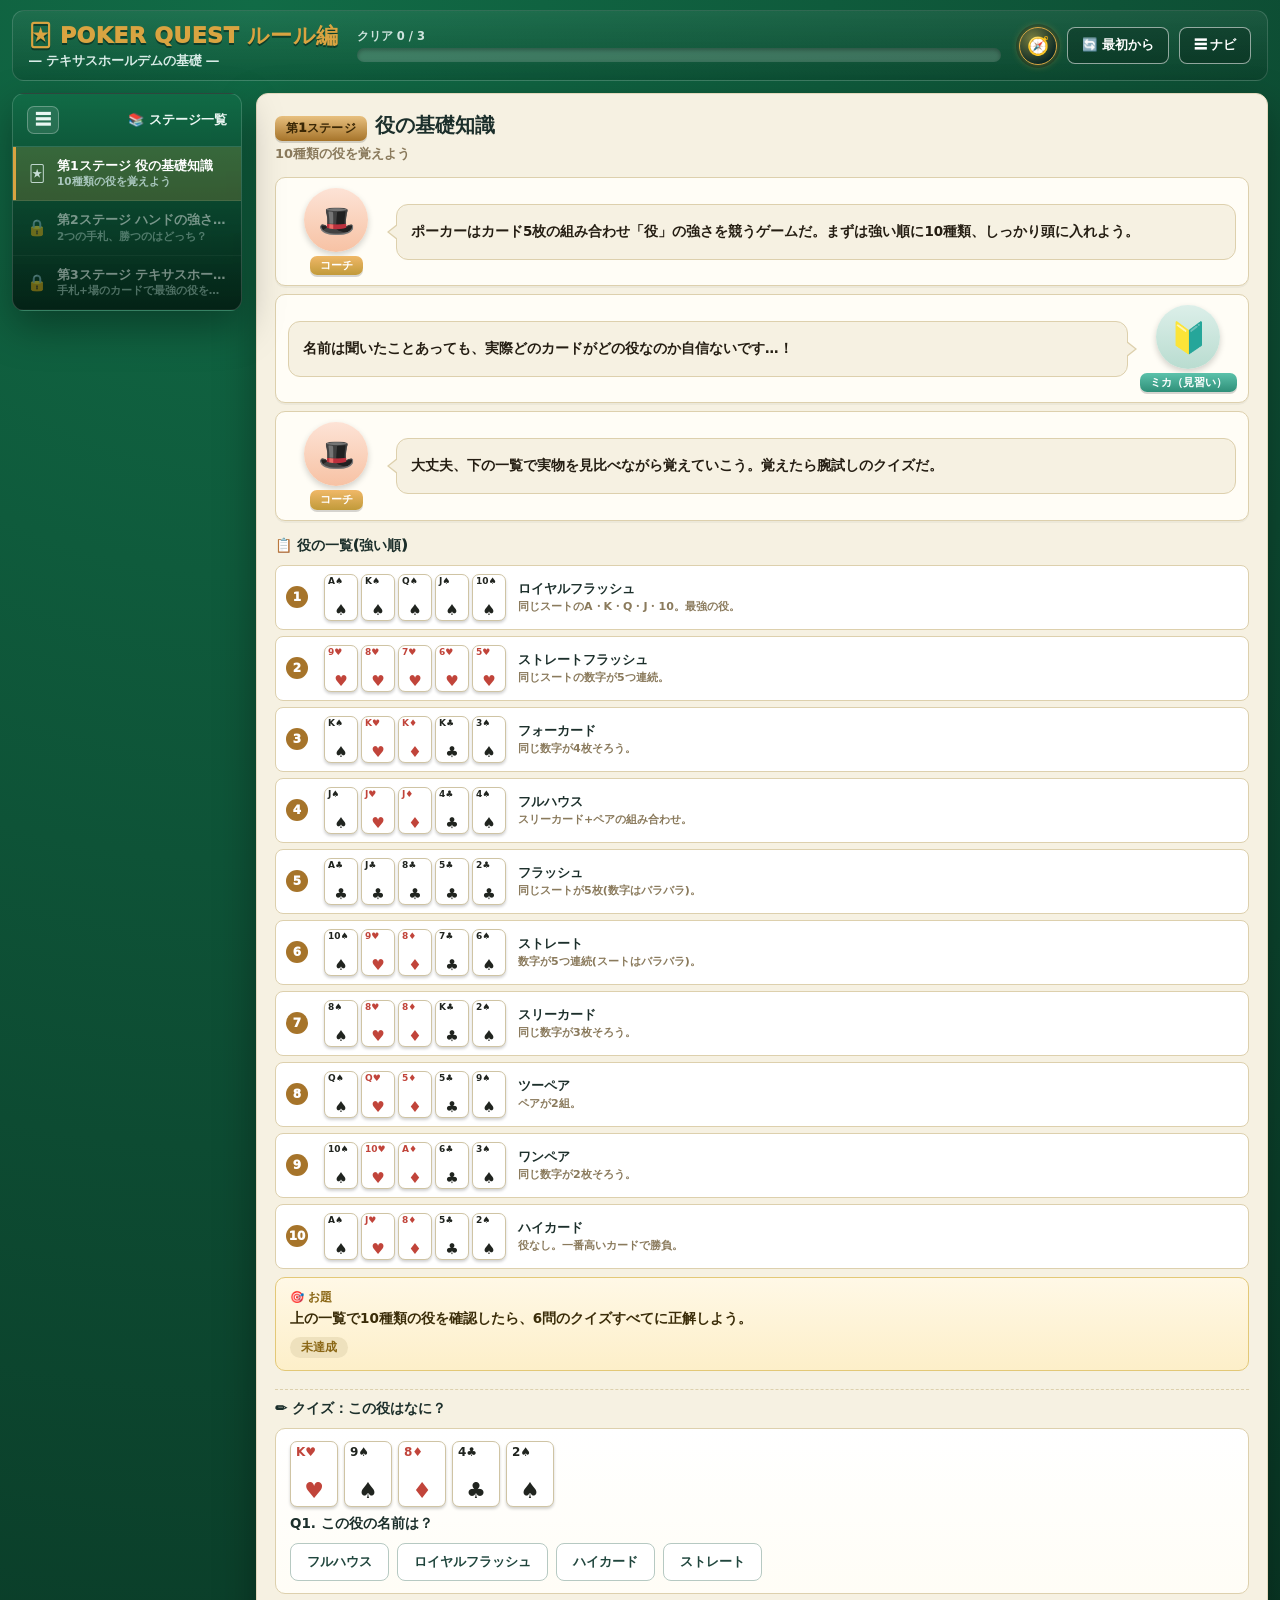
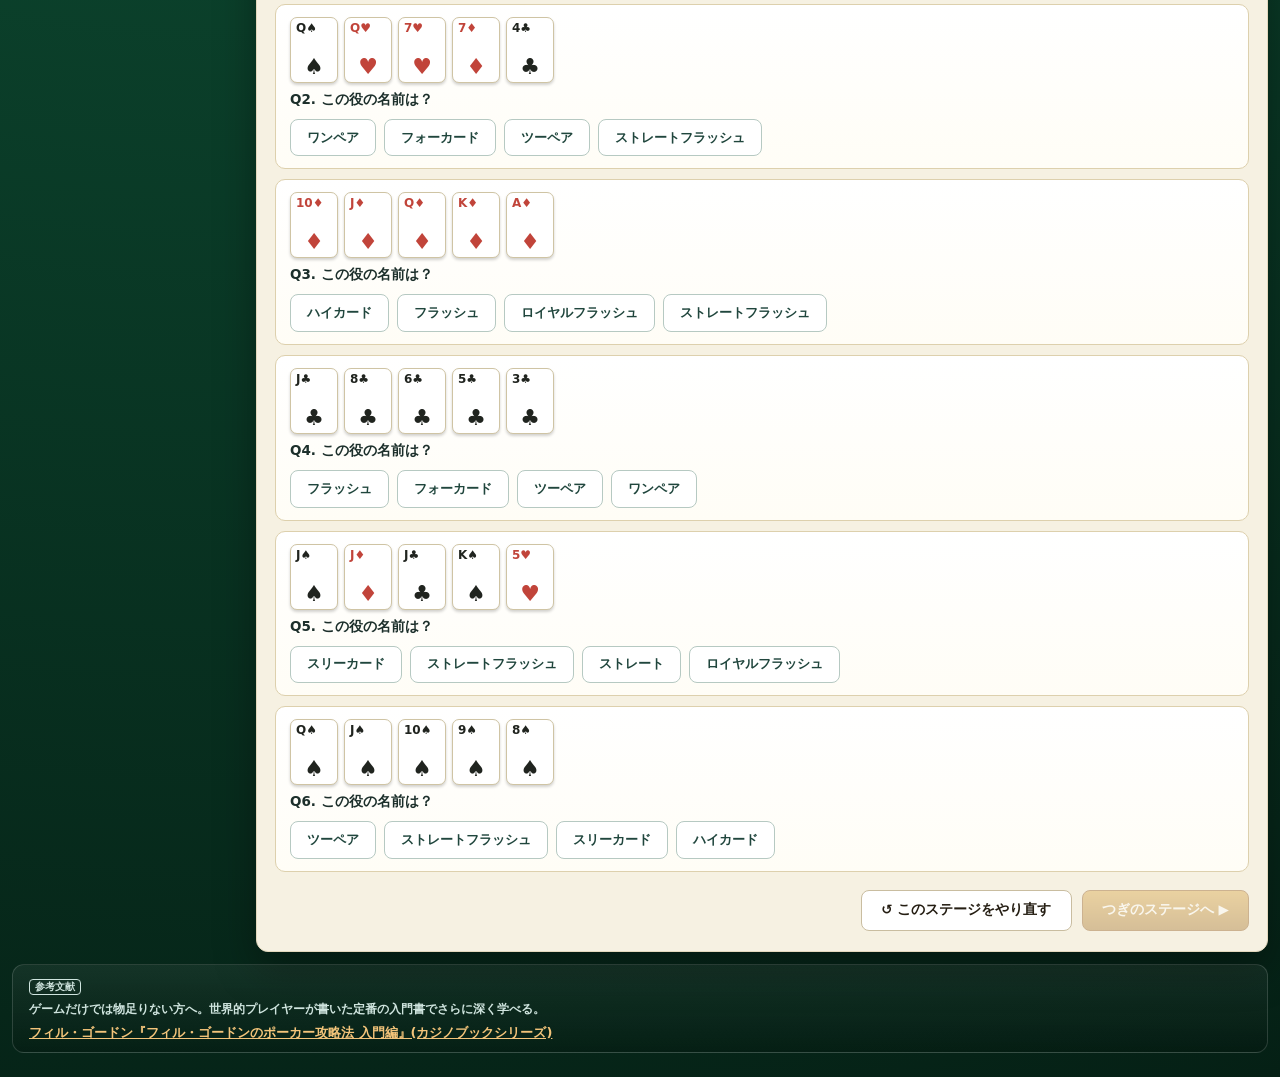
<file: rules.html>
<!DOCTYPE html>
<html lang="ja">
<head>
<meta charset="UTF-8">
<meta name="viewport" content="width=device-width, initial-scale=1.0">
<title>POKER QUEST ルール編 ― テキサスホールデムの基礎 ―</title>
<!-- Google tag (gtag.js) -->
<script async src="https://www.googletagmanager.com/gtag/js?id=G-9RTQCP2HXM"></script>
<script>
  window.dataLayer = window.dataLayer || [];
  function gtag(){dataLayer.push(arguments);}
  gtag('js', new Date());
  gtag('config', 'G-9RTQCP2HXM');
</script>
<style>
*,*::before,*::after{box-sizing:border-box;margin:0;padding:0}
html{-webkit-text-size-adjust:100%;text-size-adjust:100%}
html,body{max-width:100vw;overflow-x:hidden}
:root{
  --bg1:#0d4b32;--bg2:#116b46;--bg3:#052015;
  --paper:#f6f1e2;--paper2:#fffdf6;--ink:#241d12;--muted:#8a7a5c;--line:#ddd0ad;
  --gold:#d9a441;--gold-dark:#a6742a;
  --felt:#0f6b3f;--felt-dark:#083c23;
  --ok:#2f9e5c;--ok-bg:#e6f5ec;--ok-bd:#8fd1ab;
  --ng:#c8433f;--ng-bg:#fbe9e8;--ng-bd:#e79a97;
  --cred:#c1443a;--cblack:#20241f;
  --shadow:0 16px 40px rgba(0,0,0,.35);
  --r:10px;--f:system-ui,-apple-system,"Hiragino Sans","Yu Gothic",sans-serif;
}
body{font-family:var(--f);color:var(--ink);font-weight:600;min-height:100vh;
  background:radial-gradient(circle at 20% 0%,var(--bg2) 0,var(--bg1) 40%,var(--bg3) 100%);}
.app-shell{min-height:100vh;display:flex;flex-direction:column;gap:12px;padding:10px 12px 24px;}

/* Header */
.game-header{display:flex;align-items:center;gap:18px;flex-wrap:wrap;color:#fff;padding:10px 16px;
  background:linear-gradient(180deg,rgba(255,255,255,.06),rgba(0,0,0,.14));border-radius:12px;border:1px solid rgba(255,255,255,.15)}
.brand{display:flex;flex-direction:column;gap:2px;min-width:220px}
.brand-title{font-size:22px;font-weight:950;letter-spacing:.02em;color:var(--gold);text-shadow:0 2px 0 rgba(0,0,0,.4)}
.brand-sub{font-size:12.5px;font-weight:800;color:#d9ece7}
.head-progress-wrap{flex:1;min-width:160px;display:flex;flex-direction:column;gap:4px}
.head-progress-label{font-size:11.5px;color:#cfe4de;font-weight:800}
.head-progress{height:14px;background:rgba(255,255,255,.18);border-radius:999px;overflow:hidden;box-shadow:inset 0 2px 4px rgba(0,0,0,.3)}
.head-progress-fill{height:100%;width:0;background:linear-gradient(90deg,#f3c47a,var(--gold-dark));border-radius:999px;transition:width .4s}
.head-reset{padding:9px 14px;border:1.5px solid rgba(255,255,255,.55);border-radius:8px;background:rgba(0,0,0,.2);color:#fff;font-size:12.5px;font-weight:800;cursor:pointer;white-space:nowrap}
.head-reset:hover{background:rgba(255,255,255,.12)}
a.head-reset{text-decoration:none;display:inline-flex;align-items:center}
.head-reset.home-badge{width:38px;height:38px;padding:0;border-radius:50%;justify-content:center;background:radial-gradient(circle at 35% 30%, rgba(217,164,65,.5), rgba(10,40,38,1) 75%);border:1.5px solid var(--gold);box-shadow:0 0 0 3px rgba(0,0,0,.25),0 0 10px -2px var(--gold);font-size:18px}
.head-reset.home-badge:hover{box-shadow:0 0 0 3px rgba(0,0,0,.25),0 0 16px 0 var(--gold);background:rgba(0,0,0,.12);transform:translateY(-2px) scale(1.07)}

/* Header actions (home badge / reset / nav toggle) */
.header-actions{display:flex;align-items:center;gap:10px;margin-left:auto;flex-shrink:0}

/* Layout — off-canvas drawer pattern shared with the other quest games */
.game-layout{display:grid;grid-template-columns:230px minmax(0,1fr);gap:14px;align-items:start;transition:grid-template-columns .25s ease}
.side-backdrop{display:none}

/* Sidebar */
.side-panel{background:linear-gradient(180deg,rgba(17,107,70,.92),rgba(5,32,21,.95));border:1px solid rgba(255,255,255,.16);
  border-radius:12px;box-shadow:var(--shadow);overflow:hidden;position:sticky;top:10px;transition:width .25s ease}
.side-head{padding:12px 14px;font-size:13px;font-weight:900;color:#eaf6f2;border-bottom:1px solid rgba(255,255,255,.14);
  display:flex;align-items:center;gap:8px;min-height:20px}
.side-head-text{white-space:nowrap}
.side-toggle{width:32px;height:28px;border:1px solid rgba(255,255,255,.28);border-radius:7px;background:rgba(255,255,255,.10);
  color:#eaf6f2;font-weight:950;font-size:16px;cursor:pointer;line-height:1;flex-shrink:0}
.side-list{display:flex;flex-direction:column}
.side-item{display:flex;align-items:center;gap:10px;padding:11px 14px;border-bottom:1px solid rgba(255,255,255,.09);
  color:#c8ded7;cursor:pointer;user-select:none;touch-action:manipulation;min-width:0}
.side-item:hover{background:rgba(255,255,255,.06)}
.side-item.active{background:rgba(217,164,65,.2);box-shadow:inset 3px 0 0 var(--gold)}
.side-item.locked{opacity:.45;cursor:not-allowed}
.side-icon{font-size:16px;width:20px;text-align:center;flex-shrink:0}
.side-text{min-width:0}
.side-main{font-size:12.5px;font-weight:900;line-height:1.3;color:#fff;white-space:nowrap;overflow:hidden;text-overflow:ellipsis}
.side-sub{font-size:10.5px;color:#a9c7be;margin-top:1px;white-space:nowrap;overflow:hidden;text-overflow:ellipsis}

/* collapsed (icon-rail / off-canvas) state, toggled via #app-shell.side-collapsed */
.app-shell.side-collapsed .game-layout{grid-template-columns:64px minmax(0,1fr)}
.app-shell.side-collapsed .side-panel{width:64px}
.app-shell.side-collapsed .side-head{justify-content:center;padding:8px 6px}
.app-shell.side-collapsed .side-head-text{display:none}
.app-shell.side-collapsed .side-item{justify-content:center;padding:11px 6px}
.app-shell.side-collapsed .side-item .side-text{display:none}

/* Desktop: sidebar always fully expanded regardless of toggle state */
@media(min-width:901px){
  .app-shell.side-collapsed .game-layout{grid-template-columns:230px minmax(0,1fr) !important}
  .app-shell.side-collapsed .side-panel{width:auto !important}
  .app-shell.side-collapsed .side-head{justify-content:space-between !important;padding:12px 14px !important}
  .app-shell.side-collapsed .side-head-text{display:block !important}
  .app-shell.side-collapsed .side-item{justify-content:flex-start !important;padding:11px 14px !important}
  .app-shell.side-collapsed .side-item .side-text{display:block !important}
}
/* Tablet: collapsed = icon rail */
@media(max-width:900px){
  .game-layout{grid-template-columns:64px minmax(0,1fr);gap:8px}
  .app-shell:not(.side-collapsed) .game-layout{grid-template-columns:210px minmax(0,1fr)}
  .side-panel{position:sticky;top:8px}
}
/* Mobile: collapsed = fully hidden off-canvas drawer */
@media(max-width:700px){
  .game-layout{grid-template-columns:1fr}
  .app-shell.side-collapsed .game-layout,
  .app-shell:not(.side-collapsed) .game-layout{grid-template-columns:1fr}
  .side-panel{position:fixed;top:0;left:0;width:min(82vw,300px);height:100vh;height:100dvh;
    border-radius:0;transform:translateX(-100%);transition:transform .25s ease;
    box-shadow:10px 0 30px rgba(0,0,0,.45);overflow-y:auto;z-index:80}
  .app-shell.side-collapsed .side-panel{transform:translateX(-100%)}
  .app-shell:not(.side-collapsed) .side-panel{transform:translateX(0)}
  .side-backdrop{display:none;position:fixed;inset:0;background:rgba(6,12,18,.55);z-index:70}
  .app-shell:not(.side-collapsed) .side-backdrop{display:block}
  .game-header{padding:8px 12px}
}

/* Main area */
.main-area{background:var(--paper);border:1px solid #e3d8bd;border-radius:12px;padding:18px 18px 20px;box-shadow:var(--shadow);min-height:520px}
.chapter-head{margin-bottom:12px}
.chapter-badge{display:inline-block;background:linear-gradient(#e8c07f,var(--gold-dark));color:#3a2705;border-radius:7px;
  padding:4px 11px;font-size:12px;font-weight:950;letter-spacing:.02em;margin-right:8px;box-shadow:0 2px 0 rgba(0,0,0,.15)}
.chapter-title{display:inline;font-size:20px;font-weight:950;color:#1c2f2b}
.chapter-sub{font-size:13px;color:var(--muted);margin-top:4px;font-weight:700}

/* Dialogue */
.dialogue-scene{display:flex;flex-direction:column;gap:8px;margin:14px 0 16px}
.dialog-row{display:grid;grid-template-columns:96px minmax(0,1fr);gap:12px;align-items:stretch;border:1px solid var(--line);background:var(--paper2);border-radius:10px;padding:10px 12px;box-shadow:0 2px 0 rgba(0,0,0,.04)}
.dialog-row.right{grid-template-columns:minmax(0,1fr) 96px}
.dialog-row.right .dialog-character{order:2}
.dialog-row.right .dialog-bubble{order:1}
.dialog-character{display:flex;flex-direction:column;align-items:center;justify-content:center;gap:4px;min-width:0}
.dialog-avatar{width:64px;height:64px;border-radius:50%;display:flex;align-items:center;justify-content:center;font-size:30px;box-shadow:0 3px 6px rgba(0,0,0,.18);flex-shrink:0}
.dialog-avatar.coach{background:linear-gradient(#fde3d6,#f7c2a4)}
.dialog-avatar.stu{background:linear-gradient(#dcefe9,#b9dcd0)}
.dialog-name{padding:3px 10px;border-radius:7px;color:#fff;font-weight:900;font-size:11px;line-height:1.2;box-shadow:0 2px 0 rgba(0,0,0,.16);white-space:nowrap;text-align:center}
.dialog-name.coach{background:linear-gradient(#f0b868,#c19a3a)}
.dialog-name.stu{background:linear-gradient(#5cc2ab,#2f8f78)}
.dialog-bubble{position:relative;align-self:center;background:var(--paper);border:1px solid var(--line);border-radius:12px;padding:11px 14px;color:var(--ink);font-size:13.5px;line-height:1.75;font-weight:700;min-height:56px;display:flex;flex-direction:column;justify-content:center}
.dialog-bubble::before{content:"";position:absolute;left:-10px;top:50%;transform:translateY(-50%);width:0;height:0;border-top:8px solid transparent;border-bottom:8px solid transparent;border-right:10px solid var(--line)}
.dialog-bubble::after{content:"";position:absolute;left:-8px;top:50%;transform:translateY(-50%);width:0;height:0;border-top:7px solid transparent;border-bottom:7px solid transparent;border-right:9px solid var(--paper)}
.dialog-row.right .dialog-bubble::before{left:auto;right:-10px;border-right:0;border-left:10px solid var(--line)}
.dialog-row.right .dialog-bubble::after{left:auto;right:-8px;border-right:0;border-left:9px solid var(--paper)}
@media (max-width:700px){
  .dialog-row,.dialog-row.right{grid-template-columns:74px minmax(0,1fr);padding:8px;gap:8px}
  .dialog-row.right .dialog-character{order:0}
  .dialog-row.right .dialog-bubble{order:1}
  .dialog-avatar{width:52px;height:52px;font-size:24px}
  .dialog-name{font-size:9.5px;padding:3px 7px}
  .dialog-bubble{font-size:13px;padding:9px 11px;min-height:0}
  .dialog-row.right .dialog-bubble::before{left:-10px;right:auto;border-left:0;border-right:10px solid var(--line)}
  .dialog-row.right .dialog-bubble::after{left:-8px;right:auto;border-left:0;border-right:9px solid var(--paper)}
}

/* Mission box */
.mission-box{background:linear-gradient(180deg,#fff8e6,#fdefc9);border:1px solid #e3c877;border-radius:10px;padding:12px 14px;margin-bottom:14px}
.mission-label{font-size:11.5px;font-weight:950;color:#8a6614;margin-bottom:3px}
.mission-text{font-size:13.5px;color:#3a2c08;font-weight:700;line-height:1.6}
.mission-status{display:inline-block;margin-top:8px;padding:3px 11px;border-radius:999px;font-size:11.5px;font-weight:900;
  background:#eee1bd;color:#8a6614}
.mission-status.ok{background:var(--ok-bg);color:var(--ok);border:1px solid var(--ok-bd)}

/* Stage nav / buttons */
.stage-nav{display:flex;justify-content:flex-end;gap:10px;margin-top:18px;flex-wrap:wrap}
.btn{border:1px solid #c9bda0;background:#fff;border-radius:8px;padding:.65rem 1.2rem;font-size:13.5px;cursor:pointer;
  color:var(--ink);font-family:var(--f);font-weight:800;touch-action:manipulation;-webkit-tap-highlight-color:transparent}
.btn:hover{background:#f4efe0}
.btn:disabled{opacity:.4;cursor:not-allowed}
a.btn{text-decoration:none;display:inline-flex;align-items:center}
.btn-primary{background:linear-gradient(#d9a441,#a6742a);border-color:#8f5518;color:#fff;box-shadow:0 3px 0 #6f430f}
.btn-primary:hover{opacity:.92;background:linear-gradient(#d9a441,#a6742a)}
.btn-primary:disabled{opacity:.4;cursor:not-allowed;box-shadow:none}

/* Generic choice buttons / quiz */
.choice-list{display:flex;flex-wrap:wrap;gap:8px;margin-top:10px}
.choice-btn{border:1.5px solid #b6c9c2;background:#fff;border-radius:8px;padding:.55rem 1rem;font-size:13px;font-weight:800;
  cursor:pointer;color:#20463d;touch-action:manipulation;text-align:left}
.choice-btn:hover{background:#eef7f3}
.choice-btn.choice-ok{background:var(--ok-bg);border-color:var(--ok-bd);color:var(--ok)}
.choice-btn.choice-ng{background:var(--ng-bg);border-color:var(--ng-bd);color:var(--ng)}
.quiz-q{font-size:13.5px;font-weight:850;color:#1c2f2b;margin-top:4px}
.quiz-head{font-size:14px;font-weight:950;color:#1c2f2b;margin:18px 0 10px;padding-top:10px;border-top:1px dashed var(--line)}
.quiz-card{background:linear-gradient(180deg,#fff,var(--paper2));border:1px solid var(--line);border-radius:10px;padding:12px 14px;margin-bottom:10px}
.quiz-card .hand-row,.quiz-card .vs-row,.quiz-card .hand-block{margin-bottom:8px}
.quiz-explain{margin-top:9px;font-size:12.5px;line-height:1.6;color:#3a2c08;background:#fff8e6;border:1px solid #e3c877;border-radius:8px;padding:8px 10px}

/* Playing cards */
.hand-row{display:flex;flex-wrap:wrap;gap:6px}
.hand-block{margin-bottom:10px}
.hand-label{font-size:11px;font-weight:900;color:var(--muted);margin-bottom:5px}
.pcard{width:48px;height:66px;background:#fff;border:1px solid #cfc4a4;border-radius:7px;box-shadow:0 2px 3px rgba(0,0,0,.18);
  display:flex;flex-direction:column;justify-content:space-between;padding:4px 5px;flex-shrink:0}
.pcard-corner{font-size:12px;font-weight:900;line-height:1}
.pcard-suit-big{font-size:22px;text-align:center;line-height:1}
.pcard.red{color:var(--cred)}
.pcard.black{color:var(--cblack)}

/* Reference table (stage 1) */
.ref-head{font-size:14px;font-weight:950;color:#1c2f2b;margin-bottom:10px}
.ref-table{display:flex;flex-direction:column;gap:6px;margin-bottom:8px}
.ref-row{display:grid;grid-template-columns:26px auto minmax(0,1fr);gap:12px;align-items:center;background:#fff;border:1px solid var(--line);border-radius:8px;padding:8px 10px}
.ref-rank{font-size:12px;font-weight:950;color:#fff;background:var(--gold-dark);border-radius:50%;width:22px;height:22px;display:flex;align-items:center;justify-content:center}
.ref-cards{display:flex;gap:3px}
.ref-cards .pcard{width:34px;height:47px;padding:2px 3px}
.ref-cards .pcard-corner{font-size:9px}
.ref-cards .pcard-suit-big{font-size:15px}
.ref-name{font-size:12.5px;font-weight:900;color:#1c2f2b}
.ref-desc{font-size:11px;color:var(--muted);margin-top:1px}
@media(max-width:560px){.ref-row{grid-template-columns:22px minmax(0,1fr);grid-template-areas:"n c" ". i"}
  .ref-rank{grid-area:n}.ref-cards{grid-area:c}.ref-info{grid-area:i}}

/* Interactive Hold'em flow diagram + stepper (stage 3: holdem rules) */
.pcard.back{background:repeating-linear-gradient(45deg,var(--felt),var(--felt) 4px,var(--felt-dark) 4px,var(--felt-dark) 8px);border-color:rgba(255,255,255,.35)}
.pcard.back.dim{opacity:.35}
.holdem-diagram{padding:16px}
.holdem-phase-tag{display:inline-block;font-size:10.5px;font-weight:950;color:#123;background:#e8c07f;border-radius:5px;padding:2px 9px;margin-bottom:8px}
.holdem-flow-banner{display:flex;align-items:center;gap:8px;flex-wrap:wrap;font-size:14px;font-weight:900;color:#fff;margin-bottom:10px}
.action-pill{display:inline-block;padding:2px 10px;border-radius:999px;font-size:11px;font-weight:950;color:#fff;flex-shrink:0}
.action-pill.deal,.action-pill.board{background:#6b7280}
.action-pill.sb,.action-pill.bb{background:#4d7fc9}
.action-pill.check{background:#6b7280}
.action-pill.bet{background:#b8791f}
.action-pill.call{background:#2f9e5c}
.action-pill.raise{background:#c1443a}
.action-pill.fold{background:#7a3530}
.action-pill.showdown{background:var(--gold-dark)}
.holdem-pot{text-align:center;color:#f3d99a;font-weight:950;font-size:14px;margin-bottom:10px}
.holdem-board-row{display:flex;justify-content:center;gap:6px;flex-wrap:wrap}
.holdem-seats{display:flex;justify-content:center;gap:10px;flex-wrap:wrap;margin-top:16px}
.holdem-seat{display:flex;flex-direction:column;align-items:center;gap:6px;background:rgba(0,0,0,.22);border-radius:10px;padding:10px 12px;min-width:108px;transition:opacity .2s}
.holdem-seat.you{background:rgba(217,164,65,.22);border:1px solid var(--gold)}
.holdem-seat.winner{outline:2px solid #8ef0b0;box-shadow:0 0 0 3px rgba(142,240,176,.25)}
.holdem-seat.folded{opacity:.45}
.holdem-seat-name{color:#fff;font-size:11.5px;font-weight:900;white-space:nowrap}
.holdem-seat-cards{display:flex;gap:3px}
.holdem-seat-cards .pcard{width:34px;height:47px;padding:2px 3px}
.holdem-seat-cards .pcard-corner{font-size:9px}
.holdem-seat-cards .pcard-suit-big{font-size:15px}
.holdem-seat-chip{font-size:10.5px;color:#f3d99a;font-weight:800;background:rgba(0,0,0,.3);border-radius:999px;padding:2px 10px;min-height:16px;text-align:center;white-space:nowrap}
.holdem-seat-chip.chip-blind{background:rgba(77,127,201,.6);color:#fff}
.holdem-seat-chip.chip-check{background:rgba(107,114,128,.55);color:#fff}
.holdem-seat-chip.chip-bet{background:rgba(184,121,31,.65);color:#fff}
.holdem-seat-chip.chip-call{background:rgba(47,158,92,.6);color:#fff}
.holdem-seat-chip.chip-raise{background:rgba(193,68,58,.65);color:#fff}
.holdem-seat-chip.chip-fold{background:rgba(122,53,48,.6);color:#fff}
.holdem-caption{color:#e5f2eb;font-size:12.5px;line-height:1.7;margin-top:14px;background:rgba(0,0,0,.2);border-radius:8px;padding:10px 12px}
.step-controls{display:flex;align-items:center;justify-content:center;gap:14px;margin:14px 0}
.step-progress{font-size:12px;color:var(--muted);font-weight:800;min-width:60px;text-align:center}

/* Main pot / side pot mini-diagram (all-in scenario) */
.action-pill.allin{background:#8b3fae}
.action-pill.split{background:#8b3fae}
.holdem-seat-chip.chip-allin{background:rgba(139,63,174,.65);color:#fff}
.holdem-seat-stack{font-size:10px;color:#a9c7be;margin-top:-2px}
.pot-split-row{display:flex;justify-content:center;gap:14px;flex-wrap:wrap;margin-bottom:4px}
.pot-split-box{background:rgba(0,0,0,.25);border-radius:10px;padding:8px 18px;text-align:center;min-width:120px}
.pot-split-box.side{background:rgba(139,63,174,.22)}
.pot-split-label{font-size:10.5px;color:#cfe4de;font-weight:800}
.pot-split-amount{font-size:17px;color:#f3d99a;font-weight:950}
.pot-split-eligible{font-size:10px;color:#a9c7be;margin-top:2px;line-height:1.5}
.holdem-seat-result-tag{display:inline-block;font-size:9.5px;font-weight:950;color:#123;background:#8ef0b0;border-radius:5px;padding:1px 7px;margin-top:4px}
.holdem-seat-result-tag.side{background:#d8b6f0}

.action-grid{display:grid;grid-template-columns:1fr;gap:6px;margin-top:6px}
@media(min-width:520px){.action-grid{grid-template-columns:1fr 1fr}}
.action-item{font-size:12.5px;line-height:1.6}
.action-item b{color:#8a6614}

/* Compare (stage 2) */
.vs-row{display:flex;align-items:center;gap:12px;flex-wrap:wrap}
.vs-divider{font-size:13px;font-weight:950;color:var(--gold-dark);flex-shrink:0}

/* Chen formula box (stage 4) */
.chen-box{background:linear-gradient(180deg,#fff8e6,#fdefc9);border:1px solid #e3c877;border-radius:10px;padding:12px 14px;margin-bottom:16px;font-size:12.5px;line-height:1.9;color:#3a2c08}
.chen-box b{color:#8a6614}

/* Bet sizing stage: concrete 3-trial worked example */
.bluff-trials{display:flex;flex-direction:column;gap:8px;margin-bottom:16px}
.bluff-trial{display:grid;grid-template-columns:1fr 70px;grid-template-areas:"label result" "desc desc";gap:2px 12px;align-items:center;background:#fff;border:1px solid var(--line);border-radius:8px;padding:10px 12px}
.bluff-trial-label{grid-area:label;font-size:12.5px;font-weight:900;color:#1c2f2b}
.bluff-trial-result{grid-area:result;font-size:20px;font-weight:950;text-align:right}
.bluff-trial-result.plus{color:var(--ok)}
.bluff-trial-result.minus{color:var(--ng)}
.bluff-trial-desc{grid-area:desc;font-size:11.5px;color:var(--muted);line-height:1.5}

/* Position stage: reference table + "who is acting" highlight */
.pos-table{display:flex;flex-direction:column;gap:6px;margin-bottom:16px}
.pos-row{display:grid;grid-template-columns:64px minmax(0,1fr) minmax(0,1fr) 90px;gap:10px;align-items:center;background:#fff;border:1px solid var(--line);border-radius:8px;padding:9px 12px}
.pos-row.head{background:transparent;border:none;padding:0 12px;font-size:10.5px;font-weight:900;color:var(--muted)}
.pos-name{font-size:13px;font-weight:950;color:#1c2f2b}
.pos-cell{font-size:11.5px;color:var(--muted);line-height:1.5}
.pos-cat{font-size:11px;font-weight:900;text-align:center;border-radius:999px;padding:3px 8px}
.pos-cat.early{background:var(--ng-bg);color:var(--ng)}
.pos-cat.mid{background:#fff3d6;color:#8a6614}
.pos-cat.late{background:var(--ok-bg);color:var(--ok)}
@media(max-width:560px){.pos-row{grid-template-columns:1fr 1fr;grid-template-areas:"n n" "a b" "c c"}.pos-row.head{display:none}
  .pos-name{grid-area:n}.pos-cell:nth-of-type(1){grid-area:a}.pos-cell:nth-of-type(2){grid-area:b}.pos-cat{grid-area:c;justify-self:start}}
.holdem-seat.acting{outline:2px dashed #f3d99a;box-shadow:0 0 0 4px rgba(243,217,154,.18)}

/* Range grid (13x13 starting-hand chart) */
.range-grid-wrap{display:flex;gap:18px;flex-wrap:wrap;justify-content:center;margin-bottom:10px}
.range-grid-block{flex:1;min-width:250px;max-width:360px}
.range-grid-title{font-size:11.5px;font-weight:900;color:#1c2f2b;margin-bottom:6px;text-align:center}
.range-grid{display:grid;grid-template-columns:repeat(13,1fr);gap:2px}
.range-cell{aspect-ratio:1;display:flex;align-items:center;justify-content:center;font-size:8px;font-weight:800;border-radius:2px;color:#1c2f2b}
.range-cell.bucket-premium{background:#2f9e5c;color:#fff}
.range-cell.bucket-strong{background:#8fd1ab}
.range-cell.bucket-playable{background:#f3e08a}
.range-cell.bucket-out{background:#eee6d3;color:#b8ab8c}
.range-legend{display:flex;justify-content:center;gap:12px;flex-wrap:wrap;font-size:10.5px;margin-bottom:16px;color:var(--muted)}
.range-legend-item{display:flex;align-items:center;gap:4px}
.range-legend-swatch{width:12px;height:12px;border-radius:2px;display:inline-block}

/* Blocker combo grid */
.blocker-combo-grid{display:flex;flex-wrap:wrap;gap:10px;justify-content:center;margin-bottom:16px}
.blocker-combo{width:96px;padding:8px;text-align:center;border-radius:8px;border:1.5px solid var(--line);background:#fff}
.blocker-combo .hand-row{justify-content:center;margin-bottom:6px}
.blocker-combo .pcard{width:30px;height:42px;padding:2px 3px}
.blocker-combo .pcard-corner{font-size:8px}
.blocker-combo .pcard-suit-big{font-size:13px}
.blocker-combo-label{font-size:10.5px;font-weight:900}
.blocker-combo.blocked{background:#eee6d3;border-color:#ddd0ad}
.blocker-combo.blocked .pcard{opacity:.4}
.blocker-combo.blocked .blocker-combo-label{color:#b8ab8c}
.blocker-combo.possible{background:var(--ok-bg);border-color:var(--ok-bd)}
.blocker-combo.possible .blocker-combo-label{color:var(--ok)}

/* Scenario info card (outs / pot odds) */
.scenario-info{display:flex;flex-wrap:wrap;gap:6px 16px;background:#fbf7ea;border:1px solid var(--line);border-radius:8px;padding:8px 12px;font-size:12.5px;font-weight:800;color:#3a2c08}
.scenario-info span b{color:var(--gold-dark)}

/* Final CPU battle */
.table-felt{background:radial-gradient(ellipse at center, var(--felt) 0%, var(--felt-dark) 100%);border-radius:14px;padding:16px;box-shadow:inset 0 0 24px rgba(0,0,0,.4)}
.table-felt .hand-label{color:#dff2e8}
.table-felt .pot-label{color:#f3d99a;font-size:13.5px;font-weight:950;margin-bottom:10px}
.table-felt .made-hand{color:#fff;font-size:13px;font-weight:800;margin-top:8px;background:rgba(0,0,0,.22);border-radius:8px;padding:8px 12px;display:inline-block}
.showdown-result{margin-top:10px;font-size:16px;font-weight:950;color:#fff}
.showdown-result.win{color:#8ef0b0}
.showdown-result.lose{color:#f19b96}
.showdown-result.tie{color:#f3d99a}
.step-note{font-size:13px;line-height:1.7;color:var(--ink);margin-top:10px}
.table-felt .step-note{color:#e5f2eb}

/* Ending */
.ending{text-align:center;padding:20px 10px}
.ending h2{font-size:22px;margin-bottom:14px;color:#1c2f2b}
.ending p{font-size:13.5px;line-height:1.8;color:#3a2c08;margin-bottom:16px}
.ending-list{text-align:left;display:inline-block;background:#fff8e6;border:1px solid #e3c877;border-radius:10px;padding:14px 18px;font-size:12.5px;line-height:2;color:#3a2c08;margin-bottom:18px}

/* Book recommendation */
#book-recommend{background:linear-gradient(180deg,rgba(255,255,255,.06),rgba(0,0,0,.14));border:1px solid rgba(255,255,255,.15);border-radius:12px;padding:10px 16px}
.book-recommend-label{display:inline-block;font-size:10px;font-weight:900;color:#cfe4de;border:1px solid #cfe4de;border-radius:4px;padding:0 5px;margin:0 0 6px}
.book-recommend-lead{font-size:12px;color:#cfe4de;margin:0 0 4px;font-weight:700}
#book-recommend a{font-size:13px;color:#f3c47a;font-weight:900;text-decoration:underline}

/* Glossary: clickable jargon terms + popover definition */
.glossary-term{border-bottom:1.5px dashed currentColor;opacity:.92;cursor:help;touch-action:manipulation}
.glossary-term:hover,.glossary-term:active{background:rgba(217,164,65,.22);border-radius:2px}
#glossary-tooltip{position:fixed;z-index:300;max-width:280px;background:#1c2f2b;color:#fff;border:1px solid var(--gold);
  border-radius:8px;padding:10px 30px 10px 12px;font-size:12.5px;line-height:1.6;box-shadow:0 8px 24px rgba(0,0,0,.45);
  display:none}
#glossary-tooltip.show{display:block}
#glossary-tooltip .gt-term{font-weight:950;color:var(--gold);margin-bottom:4px;font-size:12.5px}
#glossary-tooltip .gt-def{color:#eaf6f2}
#glossary-tooltip .gt-close{position:absolute;top:4px;right:6px;width:22px;height:22px;cursor:pointer;color:#cfe4de;
  font-size:14px;background:none;border:none;font-family:inherit}
</style>
</head>
<body>
<div class="app-shell side-collapsed" id="app-shell">
  <header class="game-header">
    <div class="brand">
      <div class="brand-title">🃏 POKER QUEST ルール編</div>
      <div class="brand-sub">― テキサスホールデムの基礎 ―</div>
    </div>
    <div class="head-progress-wrap">
      <div class="head-progress-label" id="progress-label">クリア 0 / 3</div>
      <div class="head-progress"><div class="head-progress-fill" id="progress-fill"></div></div>
    </div>
    <div class="header-actions">
      <a class="head-reset home-badge" href="index.html" title="ポーカークエスト目次へ" aria-label="ポーカークエスト目次へ">🧭</a>
      <button class="head-reset" id="btn-reset-all">🔄 最初から</button>
      <button class="head-reset" id="head-nav-toggle" title="ステージ一覧の表示切替">☰ ナビ</button>
    </div>
  </header>

  <div class="game-layout">
    <div class="side-backdrop" id="side-backdrop"></div>
    <aside class="side-panel">
      <div class="side-head">
        <button class="side-toggle" id="sidebar-toggle" title="ステージ一覧の表示切替" aria-label="ステージ一覧の表示切替">☰</button>
        <span class="side-head-text">📚 ステージ一覧</span>
      </div>
      <div class="side-list" id="side-list"></div>
    </aside>
    <main class="main-area" id="main-area"></main>
  </div>

  <div id="book-recommend"></div>
</div>

<script>
'use strict';

/* =====================================================================
   utilities
   ===================================================================== */
function qs(sel, root){ return (root||document).querySelector(sel); }
function escapeHtml(s){ return String(s).replace(/&/g,'&amp;').replace(/</g,'&lt;').replace(/>/g,'&gt;'); }
function randInt(min,max){ return min + Math.floor(Math.random()*(max-min+1)); }
function pick(arr){ return arr[randInt(0,arr.length-1)]; }
function shuffleArr(arr){ const a=[...arr]; for(let i=a.length-1;i>0;i--){ const j=randInt(0,i); [a[i],a[j]]=[a[j],a[i]]; } return a; }
function sampleN(arr,n){ return shuffleArr(arr).slice(0,n); }

/* =====================================================================
   glossary: tap a jargon term anywhere in the page to see its definition.
   linkGlossaryIn() walks the rendered text of a container and wraps any
   matching term in a clickable span; a single delegated click listener
   (set up once at boot) shows a positioned tooltip. Re-running
   linkGlossaryIn on already-linked content is a no-op (it skips text
   nodes whose ancestor is already a .glossary-term), so callers can
   call it freely after every re-render without worrying about double-wrapping.
   ===================================================================== */
const GLOSSARY = {
  'ホールカード': '自分だけに配られる、他のプレイヤーには見せない2枚の手札。',
  'コミュニティカード': 'テーブル中央に公開される、全員で共有するカード(フロップ3枚+ターン1枚+リバー1枚の計5枚)。',
  'プリフロップ': 'ホールカードが配られた直後、コミュニティカードがまだ1枚も公開されていない最初のベッティングラウンド。手札2枚だけを頼りに判断する。',
  'ポストフロップ': 'フロップが公開されて以降の総称。フロップ・ターン・リバーの3つのベッティングラウンドをまとめてこう呼ぶ。手札に加えて公開されたコミュニティカードの情報も使って判断できる。',
  'フロップ': '最初に公開される3枚のコミュニティカード。ここから2回目のベッティングラウンドが始まる。',
  'ターン': 'フロップの次に公開される4枚目のコミュニティカード。',
  'リバー': '最後に公開される5枚目のコミュニティカード。',
  'ショーダウン': '最後まで残ったプレイヤー同士でカードを見せ合い、役の強さを比べること。',
  'キッカー': '役の直接の構成には使わない、残りのカード。同じ役同士の勝敗を決める材料になる。',
  'スーテッド': '2枚の手札が同じスート(マーク)であること。役や強さの計算にプラスに働く。',
  'コネクター': '2枚の手札の数字が連続していること(例：9と8)。ストレートを狙いやすい。',
  'ブラインド': 'プリフロップで強制的に賭けさせられる少額のベット。',
  'スモールブラインド': 'ブラインドのうち少ない方の額。ボタンの次に座る人が払う。',
  'ビッグブラインド': 'ブラインドのうち多い方の額。スモールブラインドの次に座る人が払う。',
  'オールイン': '残っているチップをすべて賭けること。それ以上は賭けようがない。',
  'メインポット': 'オールインが起きたとき、参加者全員が獲得資格を持つポットの部分。',
  'サイドポット': 'オールインした人より多く賭けた人たちだけが獲得資格を持つ、追加のポット。',
  'ポジション': 'テーブル上の座席の位置。行動する順番と、得られる情報量を左右する。',
  'ボタン': 'ディーラー役を示す印。この位置にいる人は、フロップ以降は常に最後に行動できる。',
  'アウツ': '今の手札を、より強い役に完成させてくれる残りのカードの枚数。',
  'ドロー': '役があと少しで完成しそうな、未完成の状態。',
  'ポットオッズ': 'コールに必要な金額と、獲得できるポットの大きさの比率から計算する「必要勝率」。',
  'エクイティ': '今の時点での、自分が最終的に勝てる見込みの確率。',
  '期待値': '長期的に見たときの、平均的な損得の見込み。プラスなら得(+EV)、マイナスなら損(-EV)。',
  'レンジ': '相手が持っている可能性のある手札の範囲(分布)。1つの手に決め打ちしない考え方。',
  'ハンドリーディング': '相手の行動から、持っている手札のレンジを読み取る技術。',
  'ブラフ': '弱い手なのに強い手のふりをして、相手を降ろさせるための賭け方。',
};
const GLOSSARY_REGEX = new RegExp('(' + Object.keys(GLOSSARY).sort((a,b)=>b.length-a.length).map(t=>t.replace(/[.*+?^${}()|[\]\\]/g,'\\$&')).join('|') + ')');
function linkGlossaryIn(root){
  if(!root) return;
  const walker = document.createTreeWalker(root, NodeFilter.SHOW_TEXT);
  const targets = [];
  let node;
  while((node = walker.nextNode())){
    if(!node.nodeValue || !GLOSSARY_REGEX.test(node.nodeValue)) continue;
    let el = node.parentElement, skip = false;
    while(el && el!==root){
      if(el.tagName==='BUTTON' || el.tagName==='H2' || el.classList.contains('glossary-term') || el.classList.contains('choice-btn') || el.classList.contains('chapter-title')){ skip = true; break; }
      el = el.parentElement;
    }
    if(!skip) targets.push(node);
  }
  targets.forEach(textNode=>{
    const parts = textNode.nodeValue.split(GLOSSARY_REGEX);
    if(parts.length<=1) return;
    // Wrap everything in a single inline <span> (not a bare DocumentFragment) so
    // that replacing the one original text node still leaves exactly one child
    // in the parent — this matters because several containers in this app use
    // display:flex (e.g. .dialog-bubble), where multiple top-level sibling
    // nodes would each become their own flex item and stack on separate lines.
    const wrap = document.createElement('span');
    parts.forEach((part,i)=>{
      if(!part) return;
      if(i%2===1){
        const span = document.createElement('span');
        span.className = 'glossary-term';
        span.textContent = part;
        span.dataset.term = part;
        wrap.appendChild(span);
      } else {
        wrap.appendChild(document.createTextNode(part));
      }
    });
    textNode.parentNode.replaceChild(wrap, textNode);
  });
}
function showGlossaryTooltip(span){
  const def = GLOSSARY[span.dataset.term];
  if(!def) return;
  let tip = document.getElementById('glossary-tooltip');
  if(!tip){
    tip = document.createElement('div');
    tip.id = 'glossary-tooltip';
    tip.innerHTML = '<button class="gt-close" aria-label="閉じる">✕</button><div class="gt-term"></div><div class="gt-def"></div>';
    document.body.appendChild(tip);
    tip.querySelector('.gt-close').addEventListener('click', (e)=>{ e.stopPropagation(); hideGlossaryTooltip(); });
  }
  tip.querySelector('.gt-term').textContent = span.dataset.term;
  tip.querySelector('.gt-def').textContent = def;
  tip.classList.remove('show'); tip.style.visibility = 'hidden'; tip.classList.add('show');
  const rect = span.getBoundingClientRect();
  const tw = tip.offsetWidth, th = tip.offsetHeight;
  let left = rect.left, top = rect.bottom + 6;
  if(left + tw > window.innerWidth - 8) left = window.innerWidth - tw - 8;
  if(left < 8) left = 8;
  if(top + th > window.innerHeight - 8) top = rect.top - th - 6;
  if(top < 8) top = 8;
  tip.style.left = left + 'px';
  tip.style.top = top + 'px';
  tip.style.visibility = '';
}
function hideGlossaryTooltip(){
  const tip = document.getElementById('glossary-tooltip');
  if(tip) tip.classList.remove('show');
}
document.addEventListener('click', (e)=>{
  const term = e.target.closest('.glossary-term');
  if(term){ e.stopPropagation(); showGlossaryTooltip(term); return; }
  if(!e.target.closest('#glossary-tooltip')) hideGlossaryTooltip();
});

/* =====================================================================
   card model
   ===================================================================== */
const SUITS = ['s','h','d','c'];
const SUIT_SYMBOL = {s:'♠',h:'♥',d:'♦',c:'♣'};
function mkCard(rank,suit){ return {rank,suit}; }
function rankLabel(r){ return r===14?'A': r===13?'K': r===12?'Q': r===11?'J': String(r); }
function cardHtml(card){
  const red = card.suit==='h'||card.suit==='d';
  return `<div class="pcard ${red?'red':'black'}"><div class="pcard-corner">${rankLabel(card.rank)}${SUIT_SYMBOL[card.suit]}</div><div class="pcard-suit-big">${SUIT_SYMBOL[card.suit]}</div></div>`;
}
function freshDeck(){ const d=[]; SUITS.forEach(s=>{ for(let r=2;r<=14;r++) d.push(mkCard(r,s)); }); return d; }
function randDistinctRanks(n){
  const pool=[]; for(let r=2;r<=14;r++) pool.push(r);
  return sampleN(pool,n);
}
function isConsecutive(ranksDesc){
  const u=[...ranksDesc];
  if(u[0]-u[4]===4) return true;
  if(JSON.stringify(u)===JSON.stringify([14,5,4,3,2])) return true;
  return false;
}

/* =====================================================================
   hand evaluator (verified against brute-force outs counting & many
   randomized category checks before shipping)
   ===================================================================== */
function evaluate5(cards){
  const ranksSorted = cards.map(c=>c.rank).sort((a,b)=>b-a);
  const suits = cards.map(c=>c.suit);
  const isFlush = suits.every(s=>s===suits[0]);
  const uniqueRanks = [...new Set(ranksSorted)];
  let isStraight=false, straightHigh=0;
  if(uniqueRanks.length===5){
    if(uniqueRanks[0]-uniqueRanks[4]===4){ isStraight=true; straightHigh=uniqueRanks[0]; }
    else if(JSON.stringify(uniqueRanks)===JSON.stringify([14,5,4,3,2])){ isStraight=true; straightHigh=5; }
  }
  const counts = {};
  ranksSorted.forEach(r=>counts[r]=(counts[r]||0)+1);
  const groups = Object.entries(counts).map(([r,c])=>({rank:Number(r),count:c}))
     .sort((a,b)=> b.count-a.count || b.rank-a.rank);

  if(isStraight && isFlush) return {cat:8, tie:[straightHigh]};
  if(groups[0].count===4) return {cat:7, tie:[groups[0].rank, groups[1].rank]};
  if(groups[0].count===3 && groups[1] && groups[1].count>=2) return {cat:6, tie:[groups[0].rank, groups[1].rank]};
  if(isFlush) return {cat:5, tie:ranksSorted};
  if(isStraight) return {cat:4, tie:[straightHigh]};
  if(groups[0].count===3) return {cat:3, tie:[groups[0].rank, ...groups.slice(1).map(g=>g.rank)]};
  if(groups[0].count===2 && groups[1] && groups[1].count===2){
    const kicker = groups[2].rank;
    return {cat:2, tie:[groups[0].rank, groups[1].rank, kicker]};
  }
  if(groups[0].count===2) return {cat:1, tie:[groups[0].rank, ...groups.slice(1).map(g=>g.rank)]};
  return {cat:0, tie:ranksSorted};
}
function compareEval(a,b){
  if(a.cat!==b.cat) return a.cat-b.cat;
  for(let i=0;i<Math.max(a.tie.length,b.tie.length);i++){
    const av=a.tie[i]||0, bv=b.tie[i]||0;
    if(av!==bv) return av-bv;
  }
  return 0;
}
function kCombinations(arr, k){
  const results=[];
  function helper(start, combo){
    if(combo.length===k){ results.push([...combo]); return; }
    for(let i=start;i<arr.length;i++){ combo.push(arr[i]); helper(i+1,combo); combo.pop(); }
  }
  helper(0,[]);
  return results;
}
function bestOf(cards){
  const combos = cards.length===5 ? [cards] : kCombinations(cards,5);
  let best=null, bestCombo=null;
  combos.forEach(c=>{ const e=evaluate5(c); if(!best || compareEval(e,best)>0){ best=e; bestCombo=c; } });
  return {eval:best, cards:bestCombo};
}
const CAT_NAMES = ['ハイカード','ワンペア','ツーペア','スリーカード','ストレート','フラッシュ','フルハウス','フォーカード','ストレートフラッシュ'];
const NAME_POOL = [...CAT_NAMES, 'ロイヤルフラッシュ'];
function catDisplayName(ev){ return (ev.cat===8 && ev.tie[0]===14) ? 'ロイヤルフラッシュ' : CAT_NAMES[ev.cat]; }
function explainCategory(cat, tie, isRoyal){
  if(isRoyal) return '10・J・Q・K・Aが同じスートで並ぶ、最強の役「ロイヤルフラッシュ」です。';
  switch(cat){
    case 8: return `${rankLabel(tie[0])}を最高位とする5枚が同じスートで連続しているので「ストレートフラッシュ」です。`;
    case 7: return `${rankLabel(tie[0])}が4枚(フォーカード)そろっています。`;
    case 6: return `${rankLabel(tie[0])}のスリーカードと${rankLabel(tie[1])}のペアが揃った「フルハウス」です。`;
    case 5: return '5枚とも同じスートですが数字はバラバラなので「フラッシュ」です。';
    case 4: return `${rankLabel(tie[0])}を最高位とする5枚が数字順に並んでいるので「ストレート」です。`;
    case 3: return `${rankLabel(tie[0])}が3枚そろった「スリーカード」です。`;
    case 2: return `${rankLabel(tie[0])}と${rankLabel(tie[1])}の2組のペアがある「ツーペア」です。`;
    case 1: return `${rankLabel(tie[0])}のペアが1組ある「ワンペア」です。`;
    default: return 'ペアも連続も同じスートもない、最も弱い「ハイカード」です。';
  }
}

/* =====================================================================
   category-forced hand builders (used to generate quiz hands).
   Verified via 20000-iteration randomized tests: every builder always
   produces exactly the intended category, with no accidental overlap.
   ===================================================================== */
function buildHighCard(){
  let ranks, tries=0;
  do{ ranks = shuffleArr(randDistinctRanks(5)).sort((a,b)=>b-a); tries++; } while(isConsecutive(ranks) && tries<200);
  let suitsAssigned;
  do{ suitsAssigned = ranks.map(()=>pick(SUITS)); } while(suitsAssigned.every(s=>s===suitsAssigned[0]));
  return ranks.map((r,i)=>mkCard(r,suitsAssigned[i]));
}
function buildOnePair(){
  const [pairRank, ...kickers] = randDistinctRanks(4);
  const suitsForPair = sampleN(SUITS,2);
  const cards = [mkCard(pairRank,suitsForPair[0]), mkCard(pairRank,suitsForPair[1])];
  kickers.forEach(r=> cards.push(mkCard(r, pick(SUITS))));
  return cards;
}
function buildTwoPair(){
  const [p1,p2,k] = randDistinctRanks(3);
  const cards=[];
  [p1,p2].forEach(pr=>{ const s2=sampleN(SUITS,2); cards.push(mkCard(pr,s2[0]),mkCard(pr,s2[1])); });
  cards.push(mkCard(k, pick(SUITS)));
  return cards;
}
function buildThreeKind(){
  const [tr,k1,k2] = randDistinctRanks(3);
  const s3 = sampleN(SUITS,3);
  const cards=[mkCard(tr,s3[0]),mkCard(tr,s3[1]),mkCard(tr,s3[2])];
  cards.push(mkCard(k1,pick(SUITS)), mkCard(k2,pick(SUITS)));
  return cards;
}
function buildStraight(){
  let ranks;
  if(Math.random()<0.15){ ranks=[14,5,4,3,2]; }
  else { const high = randInt(6,14); ranks=[high,high-1,high-2,high-3,high-4]; }
  let suitsAssigned;
  do{ suitsAssigned = ranks.map(()=>pick(SUITS)); } while(suitsAssigned.every(s=>s===suitsAssigned[0]));
  return ranks.map((r,i)=>mkCard(r,suitsAssigned[i]));
}
function buildFlush(){
  const suit = pick(SUITS);
  let ranks, tries=0;
  do{ ranks = shuffleArr(randDistinctRanks(5)).sort((a,b)=>b-a); tries++; } while(isConsecutive(ranks) && tries<200);
  return ranks.map(r=>mkCard(r,suit));
}
function buildFullHouse(){
  const [tr,pr] = randDistinctRanks(2);
  const s3=sampleN(SUITS,3), s2=sampleN(SUITS,2);
  return [mkCard(tr,s3[0]),mkCard(tr,s3[1]),mkCard(tr,s3[2]),mkCard(pr,s2[0]),mkCard(pr,s2[1])];
}
function buildFourKind(){
  const [qr,kr] = randDistinctRanks(2);
  return [mkCard(qr,'s'),mkCard(qr,'h'),mkCard(qr,'d'),mkCard(qr,'c'),mkCard(kr,pick(SUITS))];
}
function buildStraightFlush(){
  const suit=pick(SUITS);
  let ranks;
  if(Math.random()<0.15){ ranks=[14,5,4,3,2]; }
  else { const high = randInt(6,13); ranks=[high,high-1,high-2,high-3,high-4]; }
  return ranks.map(r=>mkCard(r,suit));
}
function buildRoyal(){
  const suit=pick(SUITS);
  return [10,11,12,13,14].map(r=>mkCard(r,suit));
}
const CATEGORY_BUILDERS = [buildHighCard,buildOnePair,buildTwoPair,buildThreeKind,buildStraight,buildFlush,buildFullHouse,buildFourKind,buildStraightFlush];

/* =====================================================================
   dialogue renderer
   ===================================================================== */
function renderDialogue(lines){
  return lines.map(l=>{
    const isStu = l.who === 'stu';
    const icon = l.who==='coach' ? '🎩' : '🔰';
    const name = l.who==='coach' ? 'コーチ' : 'ミカ（見習い）';
    return `<div class="dialog-row${isStu?' right':''}">
      <div class="dialog-character"><div class="dialog-avatar ${l.who}">${icon}</div><div class="dialog-name ${l.who}">${name}</div></div>
      <div class="dialog-bubble">${l.text}</div>
    </div>`;
  }).join('');
}

/* =====================================================================
   generic MCQ quiz block — every card must be answered correctly on
   the first click for the stage's onDone callback to fire; a wrong
   click locks that card until the whole stage is retried.
   ===================================================================== */
function renderQuizArea(container, quizzes, onDone){
  container.innerHTML = quizzes.map((q,qi)=>`
    <div class="quiz-card" data-qi="${qi}">
      ${q.visual || ''}
      <div class="quiz-q">Q${qi+1}. ${q.q}</div>
      <div class="choice-list">${q.choices.map((c,ci)=>`<button class="choice-btn" data-qi="${qi}" data-ci="${ci}">${escapeHtml(c)}</button>`).join('')}</div>
      <div class="quiz-explain" style="display:none"></div>
    </div>`).join('');
  linkGlossaryIn(container);
  const solved = new Set();
  container.querySelectorAll('.choice-btn').forEach(btn=>{
    btn.addEventListener('click', ()=>{
      const qi = Number(btn.dataset.qi), ci = Number(btn.dataset.ci);
      const card = container.querySelector(`.quiz-card[data-qi="${qi}"]`);
      if(card.classList.contains('answered')) return;
      const q = quizzes[qi];
      const isOk = ci === q.correct;
      card.querySelectorAll('.choice-btn').forEach((b,i)=>{
        if(i===q.correct) b.classList.add('choice-ok');
        else if(i===ci && !isOk) b.classList.add('choice-ng');
      });
      card.classList.add('answered');
      const ex = card.querySelector('.quiz-explain');
      ex.style.display = 'block';
      ex.innerHTML = (isOk ? '✅ 正解。 ' : '❌ 不正解。 ') + q.explain;
      linkGlossaryIn(ex);
      if(isOk){ solved.add(qi); if(solved.size === quizzes.length) onDone(); }
    });
  });
}

/* =====================================================================
   Stage 0: 役の基礎知識
   ===================================================================== */
function buildBasics(root, ctx){
  const REF = [
    {cards:[[14,'s'],[13,'s'],[12,'s'],[11,'s'],[10,'s']], name:'ロイヤルフラッシュ', desc:'同じスートのA・K・Q・J・10。最強の役。'},
    {cards:[[9,'h'],[8,'h'],[7,'h'],[6,'h'],[5,'h']], name:'ストレートフラッシュ', desc:'同じスートの数字が5つ連続。'},
    {cards:[[13,'s'],[13,'h'],[13,'d'],[13,'c'],[3,'s']], name:'フォーカード', desc:'同じ数字が4枚そろう。'},
    {cards:[[11,'s'],[11,'h'],[11,'d'],[4,'c'],[4,'s']], name:'フルハウス', desc:'スリーカード+ペアの組み合わせ。'},
    {cards:[[14,'c'],[11,'c'],[8,'c'],[5,'c'],[2,'c']], name:'フラッシュ', desc:'同じスートが5枚(数字はバラバラ)。'},
    {cards:[[10,'s'],[9,'h'],[8,'d'],[7,'c'],[6,'s']], name:'ストレート', desc:'数字が5つ連続(スートはバラバラ)。'},
    {cards:[[8,'s'],[8,'h'],[8,'d'],[13,'c'],[2,'s']], name:'スリーカード', desc:'同じ数字が3枚そろう。'},
    {cards:[[12,'s'],[12,'h'],[5,'d'],[5,'c'],[9,'s']], name:'ツーペア', desc:'ペアが2組。'},
    {cards:[[10,'s'],[10,'h'],[14,'d'],[6,'c'],[3,'s']], name:'ワンペア', desc:'同じ数字が2枚そろう。'},
    {cards:[[14,'s'],[11,'h'],[8,'d'],[5,'c'],[2,'s']], name:'ハイカード', desc:'役なし。一番高いカードで勝負。'},
  ];
  const refHtml = REF.map((r,i)=>`
    <div class="ref-row">
      <div class="ref-rank">${i+1}</div>
      <div class="ref-cards">${r.cards.map(([rk,s])=>cardHtml(mkCard(rk,s))).join('')}</div>
      <div class="ref-info"><div class="ref-name">${r.name}</div><div class="ref-desc">${r.desc}</div></div>
    </div>`).join('');

  const catsPool = shuffleArr([0,1,2,3,4,5,6,7,8]).slice(0,5);
  const quizItems = catsPool.map(c=>{
    const cards = CATEGORY_BUILDERS[c]();
    const ev = evaluate5(cards);
    return {cards, correct: CAT_NAMES[c], explain: explainCategory(ev.cat, ev.tie, false)};
  });
  quizItems.push({cards: buildRoyal(), correct:'ロイヤルフラッシュ', explain: explainCategory(8,[14],true)});

  const quizzes = shuffleArr(quizItems).map(item=>{
    const distractors = shuffleArr(NAME_POOL.filter(n=>n!==item.correct)).slice(0,3);
    const choices = shuffleArr([item.correct, ...distractors]);
    return {
      visual: `<div class="hand-row">${item.cards.map(cardHtml).join('')}</div>`,
      q: 'この役の名前は？',
      choices,
      correct: choices.indexOf(item.correct),
      explain: item.explain,
    };
  });

  root.innerHTML = `
    <div class="ref-head">📋 役の一覧(強い順)</div>
    <div class="ref-table">${refHtml}</div>
    ${ctx.missionBoxHtml}
    <div class="quiz-head">✏️ クイズ：この役はなに？</div>
    <div id="quiz-area"></div>
  `;
  renderQuizArea(qs('#quiz-area', root), quizzes, ctx.complete);
}

/* =====================================================================
   Stage 1: ハンドの強さ比較
   ===================================================================== */
function cardsOverlap(a,b){ const keys=new Set(a.map(c=>c.rank+c.suit)); return b.some(c=>keys.has(c.rank+c.suit)); }
const COMPARE_CORE_LEN = {0:0, 1:1, 2:2, 3:1, 4:1, 5:0, 6:2, 7:1, 8:1};
function describeCompare(evA,evB,cmp){
  const nameA = catDisplayName(evA), nameB = catDisplayName(evB);
  if(evA.cat!==evB.cat){
    return `Aは「${nameA}」、Bは「${nameB}」。役の強さが違うので、役が強い方が勝ちます。`;
  }
  if(cmp===0) return `どちらも「${nameA}」で、比べる数字まで完全に同じなので引き分けです。`;
  const winner = cmp>0 ? 'A' : 'B';
  const coreLen = COMPARE_CORE_LEN[evA.cat] || 0;
  if(coreLen===0){
    return `どちらも「${nameA}」ですが、カードを大きい順に比べていくと${winner}の方が高いので、${winner}の勝ちです。`;
  }
  const maxLen = Math.max(evA.tie.length, evB.tie.length);
  let diffIdx = -1;
  for(let i=0;i<maxLen;i++){
    if((evA.tie[i]||0) !== (evB.tie[i]||0)){ diffIdx = i; break; }
  }
  if(diffIdx < coreLen){
    return `どちらも「${nameA}」ですが、役の中心となる数字が${winner}の方が高いので、${winner}の勝ちです。`;
  }
  return `どちらも「${nameA}」で役の中心となる数字は同じですが、キッカー(残りのカード)が${winner}の方が高いので、${winner}の勝ちです。`;
}
function buildCompare(root, ctx){
  const N = 5;
  const quizzes = [];
  for(let i=0;i<N;i++){
    let handA, handB;
    if(i<2){
      const cat = randInt(1,7);
      let tries=0;
      do{ handA = CATEGORY_BUILDERS[cat](); handB = CATEGORY_BUILDERS[cat](); tries++; }
      while(cardsOverlap(handA,handB) && tries<50);
    } else {
      const deck = shuffleArr(freshDeck());
      handA = deck.slice(0,5); handB = deck.slice(5,10);
    }
    const evA = evaluate5(handA), evB = evaluate5(handB);
    const cmp = compareEval(evA,evB);
    const choices = ['Aの勝ち','Bの勝ち','引き分け'];
    const correctIdx = cmp>0?0:cmp<0?1:2;
    quizzes.push({
      visual: `<div class="vs-row">
        <div class="hand-block"><div class="hand-label">ハンドA</div><div class="hand-row">${handA.map(cardHtml).join('')}</div></div>
        <div class="vs-divider">VS</div>
        <div class="hand-block"><div class="hand-label">ハンドB</div><div class="hand-row">${handB.map(cardHtml).join('')}</div></div>
      </div>`,
      q: '勝つのはどちら？',
      choices,
      correct: correctIdx,
      explain: describeCompare(evA,evB,cmp),
    });
  }
  root.innerHTML = `${ctx.missionBoxHtml}<div class="quiz-head">✏️ クイズ：勝つのはどちら？</div><div id="quiz-area"></div>`;
  renderQuizArea(qs('#quiz-area', root), quizzes, ctx.complete);
}

/* =====================================================================
   Stage 2: テキサスホールデム入門
   ===================================================================== */
function buildHoldem(root, ctx){
  const N = 5;
  const quizzes = [];
  for(let i=0;i<N;i++){
    const deck = shuffleArr(freshDeck());
    const hole = deck.slice(0,2);
    const board = deck.slice(2,7);
    const best = bestOf([...hole,...board]);
    const correctName = catDisplayName(best.eval);
    const distractors = shuffleArr(NAME_POOL.filter(n=>n!==correctName)).slice(0,3);
    const choices = shuffleArr([correctName, ...distractors]);
    const bestDesc = best.cards.map(c=>rankLabel(c.rank)+SUIT_SYMBOL[c.suit]).join(' ');
    quizzes.push({
      visual: `<div class="hand-block"><div class="hand-label">ホールカード(あなたの手札)</div><div class="hand-row">${hole.map(cardHtml).join('')}</div></div>
                <div class="hand-block"><div class="hand-label">コミュニティカード(場のカード)</div><div class="hand-row">${board.map(cardHtml).join('')}</div></div>`,
      q: 'この7枚から作れる最強の役は？',
      choices,
      correct: choices.indexOf(correctName),
      explain: `最も強い5枚は ${bestDesc} で、「${correctName}」です。`,
    });
  }
  root.innerHTML = `
    <div class="chen-box">
      <b>ブラインドとは？</b><br>
      ポーカーは「参加するかどうか」を自分で選べるゲーム。でももし誰も強制的にお金を賭けなかったら、
      全員が毎回様子見して、いつまで経ってもゲームが動かなくなってしまう。そこで、毎ハンド必ず2人が
      強制的にお金を賭ける「ブラインド」という仕組みがある。<br>
      <b>スモールブラインド(SB)</b>：ボタン(ディーラー役)のすぐ左隣の人が、ホールカードを見る前に払う少額の強制ベット。<br>
      <b>ビッグブラインド(BB)</b>：SBのさらに左隣の人が払う、SBのだいたい2倍の強制ベット。<br>
      すでに払ったブラインドは「その巡での自分のベット額」として扱われるので、後で他の人がコールするときは
      このブラインドの額に合わせればよい。そして<b>ブラインドを払う役目は毎ハンド1つずつ左へ回っていく</b>——
      だから同じ人がずっとブラインドを払い続けることはない。
    </div>
    <div class="ref-head">📖 テキサスホールデムの流れ</div>
    <div id="holdem-flow-diagram"></div>
    <div class="step-controls">
      <button class="btn" id="flow-prev">◀ 前へ</button>
      <span class="step-progress" id="flow-progress"></span>
      <button class="btn btn-primary" id="flow-next">次へ ▶</button>
    </div>
    <div class="chen-box">
      <b>各ベッティングラウンドでできる5つのアクション</b>
      <div class="action-grid">
        <div class="action-item"><b>チェック</b>：誰もまだベットしていなければ、何も賭けずに次の人へパスできる。</div>
        <div class="action-item"><b>ベット</b>：そのラウンドで最初にお金を賭ける。</div>
        <div class="action-item"><b>コール</b>：相手のベットと同じ額を払って、勝負に残る。</div>
        <div class="action-item"><b>レイズ</b>：相手のベットより多く賭けて、さらに強気に出る。</div>
        <div class="action-item"><b>フォールド</b>：勝負を降りる。それまでに賭けた分は戻らないが、それ以上は失わない。</div>
      </div>
      全員がベット額をそろえる(コールする)かフォールドしたら、そのラウンドは終了。<b>フォールドで自分以外の全員が降りたら、ショーダウンなしでその時点で勝ち</b>になる。
    </div>
    <div class="ref-head">💰 メインポットとサイドポット（オールインが起きたとき）</div>
    <div id="sidepot-flow-diagram"></div>
    <div class="step-controls">
      <button class="btn" id="sidepot-prev">◀ 前へ</button>
      <span class="step-progress" id="sidepot-progress"></span>
      <button class="btn btn-primary" id="sidepot-next">次へ ▶</button>
    </div>
    ${ctx.missionBoxHtml}
    <div class="quiz-head">✏️ クイズ：この7枚から作れる最強の役は？</div>
    <div id="quiz-area"></div>
  `;
  mountHoldemFlowStepper(root);
  mountSidePotStepper(root);
  renderQuizArea(qs('#quiz-area', root), quizzes, ctx.complete);
}

/* ---- main pot / side pot mini-walkthrough (triggered by an all-in with a short stack) ---- */
const SIDEPOT_SEATS = [
  {key:'x', name:'相手X', startStack:40},
  {key:'y', name:'相手Y', startStack:200},
  {key:'you', name:'あなた', startStack:200},
];
const SIDEPOT_LABEL_CLASS = {allin:'chip-allin', raise:'chip-raise', call:'chip-call'};
const SIDEPOT_LABEL_TEXT = {allin:'オールイン', raise:'レイズ', call:'コール'};
const SIDEPOT_EVENTS = [
  {actionType:'deal', banner:'状況：3人のスタック(残りチップ)を確認', bets:{}, labels:{}, showSplit:false,
    caption:'相手Xは残り40、相手Yとあなたは残り200のチップを持っている場面を考えてみよう。持っているチップ以上は賭けられない。'},
  {actionType:'allin', banner:'相手X：オールイン！ 残り40をすべて賭ける', bets:{x:40}, labels:{x:'allin'}, showSplit:false,
    caption:'オールイン＝残りのチップをすべて賭けること。相手Xは40しか持っていないので、それ以上は賭けようがない。'},
  {actionType:'raise', banner:'相手Y：レイズ 100（Xの40を超えて引き上げ）', bets:{x:40,y:100}, labels:{x:'allin',y:'raise'}, showSplit:false,
    caption:'相手Yはまだ160のチップが残っているので、Xのオールイン額(40)を超えて100まで引き上げられる。'},
  {actionType:'call', banner:'あなた：コール 100', bets:{x:40,y:100,you:100}, labels:{x:'allin',y:'raise',you:'call'}, showSplit:false,
    caption:'あなたも100を払ってコール。全員のアクションが出そろった。'},
  {actionType:'split', banner:'ポットが2つに分かれる：メインポット＋サイドポット', bets:{x:40,y:100,you:100}, labels:{x:'allin',y:'raise',you:'call'}, showSplit:true,
    caption:'相手Xが賭けられたのは40まで。3人分の40×3=120が「メインポット」となり、3人とも獲得資格がある。残りの(100-40)×2=120は、Xを除くYとあなたの2人だけが賭けた分なので「サイドポット」となり、この2人だけに獲得資格がある。'},
  {actionType:'showdown', banner:'ショーダウン：ポットごとに勝者が決まる', bets:{x:40,y:100,you:100}, labels:{}, showSplit:true, results:{x:{hand:'スリーカード', tag:'main', win:true}, y:{hand:'ツーペア', tag:'side', win:true}, you:{hand:'ワンペア', win:false}},
    caption:'相手Xの役が一番強くても、獲得できるのは自分が賭けた範囲＝メインポット(120)まで。サイドポット(120)は、Xを除いたYとあなたの勝負で決まり、ここではYが勝ってサイドポットを獲得する。あなたはどちらのポットも取れない。'},
];
function renderSidePotDiagram(container, idx){
  const ev = SIDEPOT_EVENTS[idx];
  const mainPot = ev.bets.x ? ev.bets.x * 3 : 0;
  const sideAmt = (ev.bets.y||0) + (ev.bets.you||0) - (ev.bets.x||0)*2;
  const totalPot = Object.values(ev.bets).reduce((a,b)=>a+b,0);

  const seatsHtml = SIDEPOT_SEATS.map(s=>{
    const bet = ev.bets[s.key];
    const label = ev.labels[s.key];
    const stackLeft = s.startStack - (bet||0);
    let chipHtml = '';
    if(label){
      chipHtml = `<div class="holdem-seat-chip ${SIDEPOT_LABEL_CLASS[label]}">${SIDEPOT_LABEL_TEXT[label]} ${bet}</div>`;
    }
    let resultTag = '';
    if(ev.results){
      const r = ev.results[s.key];
      chipHtml = `<div class="holdem-seat-chip">${r.hand}</div>`;
      if(r.win) resultTag = `<div class="holdem-seat-result-tag ${r.tag==='side'?'side':''}">${r.tag==='side'?'サイドポット獲得':'メインポット獲得'}</div>`;
    }
    return `<div class="holdem-seat ${s.key==='you'?'you':''}">
      <div class="holdem-seat-name">${s.name}</div>
      <div class="holdem-seat-stack">スタック残り: ${bet!==undefined?stackLeft:s.startStack}</div>
      ${chipHtml}
      ${resultTag}
    </div>`;
  }).join('');

  const potHtml = ev.showSplit
    ? `<div class="pot-split-row">
        <div class="pot-split-box">
          <div class="pot-split-label">メインポット</div>
          <div class="pot-split-amount">${mainPot}</div>
          <div class="pot-split-eligible">相手X・相手Y・あなた<br>3人とも獲得資格あり</div>
        </div>
        <div class="pot-split-box side">
          <div class="pot-split-label">サイドポット</div>
          <div class="pot-split-amount">${sideAmt}</div>
          <div class="pot-split-eligible">相手Y・あなたのみ<br>(Xは対象外)</div>
        </div>
      </div>`
    : `<div class="holdem-pot">🪙 ポット: ${totalPot}</div>`;

  container.innerHTML = `
    <div class="table-felt holdem-diagram">
      <div class="holdem-flow-banner"><span class="action-pill ${ev.actionType}">${HOLDEM_PILL_LABEL[ev.actionType]}</span>${ev.banner}</div>
      ${potHtml}
      <div class="holdem-seats">${seatsHtml}</div>
      <div class="holdem-caption">${ev.caption}</div>
    </div>`;
}
function mountSidePotStepper(root){
  let stepIdx = 0;
  function render(){
    renderSidePotDiagram(qs('#sidepot-flow-diagram', root), stepIdx);
    linkGlossaryIn(qs('#sidepot-flow-diagram', root));
    qs('#sidepot-progress', root).textContent = `${stepIdx+1} / ${SIDEPOT_EVENTS.length}`;
    qs('#sidepot-prev', root).disabled = stepIdx===0;
  }
  qs('#sidepot-prev', root).addEventListener('click', ()=>{ if(stepIdx>0){ stepIdx--; render(); } });
  qs('#sidepot-next', root).addEventListener('click', ()=>{
    stepIdx = (stepIdx < SIDEPOT_EVENTS.length-1) ? stepIdx+1 : 0;
    render();
  });
  render();
}

/* ---- illustrative walkthrough example used by the flow stepper above ----
   1つずつ「次へ」で進める、配札からショーダウンまでの具体的なベッティング系列。
   ポット・各座席の賭け額は下のイベント列から都度計算するので、数字の矛盾が起きない。 */
const HOLDEM_EX_BOARD = [[13,'d'],[7,'c'],[2,'d'],[9,'h'],[4,'s']];
const HOLDEM_EX_SEATS = [
  {key:'a', name:'相手A (SB)', hole:[[11,'d'],[11,'h']]},
  {key:'b', name:'相手B (BB)', hole:[[8,'s'],[6,'s']]},
  {key:'you', name:'あなた', hole:[[14,'c'],[13,'s']], isYou:true},
];
const HOLDEM_PILL_LABEL = {deal:'配札', sb:'SB', bb:'BB', raise:'レイズ', call:'コール', bet:'ベット', check:'チェック', fold:'フォールド', board:'公開', showdown:'勝負', allin:'オールイン', split:'内訳'};
const HOLDEM_EVENTS = [
  {actionType:'deal', phase:'配札', banner:'配札：全員に2枚ずつホールカードが配られる',
    caption:'参加者全員に、他の人には見せない「ホールカード」が2枚ずつ裏向きで配られる。'},
  {actionType:'sb', phase:'プリフロップ', seat:'a', amount:5,
    banner:'相手A(SB)：5を強制ベット',
    caption:'ディーラーの左隣の人が「スモールブラインド」として、強制的に少額(ここでは5)を賭ける。'},
  {actionType:'bb', phase:'プリフロップ', seat:'b', amount:10, reveal:true,
    banner:'相手B(BB)：10を強制ベット',
    caption:'さらにその隣が「ビッグブラインド」として10を賭ける。ここであなたは自分のホールカードを確認できる。'},
  {actionType:'raise', phase:'プリフロップ', seat:'you', amount:30,
    banner:'あなた：レイズ！ 10 → 30 に引き上げ',
    caption:'レイズ＝相手の賭け額より多く賭けて、さらに強気に出ること。ビッグブラインドの10より多い30まで引き上げた。'},
  {actionType:'call', phase:'プリフロップ', seat:'a', amount:30,
    banner:'相手A：コール（5→30、+25追加）',
    caption:'コール＝相手の賭け額に合わせて勝負に残ること。相手Aは元の5に25を追加して30にそろえた。'},
  {actionType:'call', phase:'プリフロップ', seat:'b', amount:30,
    banner:'相手B：コール（10→30、+20追加）→ プリフロップ終了',
    caption:'相手Bも10に20を追加して30にそろえた。全員が金額をそろえたので、プリフロップのベッティングラウンドは終了。'},
  {actionType:'board', phase:'フロップ', board:3,
    banner:'フロップオープン：K♦ 7♣ 2♦',
    caption:'コミュニティカードが3枚オープン。ここから2回目のベッティングラウンド。'},
  {actionType:'check', phase:'フロップ', seat:'a', amount:0,
    banner:'相手A：チェック',
    caption:'チェック＝誰もまだベットしていない時に、お金を賭けずに次の人へパスすること。'},
  {actionType:'bet', phase:'フロップ', seat:'b', amount:20,
    banner:'相手B：ベット 20',
    caption:'ベット＝そのラウンドで最初にお金を賭けること。相手Bが20を賭けた。'},
  {actionType:'call', phase:'フロップ', seat:'you', amount:20,
    banner:'あなた：コール 20',
    caption:'あなたは20を払ってコール。勝負を続ける。'},
  {actionType:'fold', phase:'フロップ', seat:'a',
    banner:'相手A：フォールド → フロップ終了',
    caption:'フォールド＝勝負を降りること。それまで賭けた分(合計30)は戻らないが、それ以上は失わない。相手Aが降りたので、残るは相手Bとあなたの2人。'},
  {actionType:'board', phase:'ターン', board:4,
    banner:'ターンオープン：9♥',
    caption:'コミュニティカードが4枚目、1枚追加でオープン。3回目のベッティングラウンド。'},
  {actionType:'check', phase:'ターン', seat:'b', amount:0,
    banner:'相手B：チェック',
    caption:'相手Bは様子を見てチェック。'},
  {actionType:'bet', phase:'ターン', seat:'you', amount:40,
    banner:'あなた：ベット 40',
    caption:'あなたが40をベット。'},
  {actionType:'call', phase:'ターン', seat:'b', amount:40,
    banner:'相手B：コール 40 → ターン終了',
    caption:'相手Bがコール。ターンのベッティングラウンドも終了。'},
  {actionType:'board', phase:'リバー', board:5,
    banner:'リバーオープン：4♠',
    caption:'コミュニティカードが5枚目、最後の1枚がオープン。4回目(最終)のベッティングラウンド。'},
  {actionType:'check', phase:'リバー', seat:'b', amount:0,
    banner:'相手B：チェック',
    caption:'相手Bはここでもチェック。'},
  {actionType:'bet', phase:'リバー', seat:'you', amount:60,
    banner:'あなた：ベット 60',
    caption:'あなたが最後のベット、60を賭けた。'},
  {actionType:'call', phase:'リバー', seat:'b', amount:60,
    banner:'相手B：コール 60 → リバー終了',
    caption:'相手Bがコール。全員のアクションが出そろい、ベッティングラウンドはすべて終了。'},
  {actionType:'showdown', phase:'ショーダウン', board:5,
    banner:'ショーダウン',
    caption:'最後まで残ったプレイヤー同士(相手Bとあなた)で、ホールカード2枚+コミュニティカード5枚=合計7枚から作れる最強の5枚を比べ合う。一番強い役を持つ人がポットをすべて獲得する。'},
];
function computeHoldemState(uptoIdx){
  const seats = {a:{bet:0,badge:null,folded:false}, b:{bet:0,badge:null,folded:false}, you:{bet:0,badge:null,folded:false}};
  let pot=0, board=0, youRevealed=false;
  for(let i=0;i<=uptoIdx;i++){
    const e = HOLDEM_EVENTS[i];
    if(e.actionType==='board'){
      seats.a.bet=0; seats.b.bet=0; seats.you.bet=0;
      seats.a.badge=null; seats.b.badge=null; seats.you.badge=null;
      board = e.board;
    } else if(e.actionType==='sb' || e.actionType==='bb'){
      seats[e.seat].bet = e.amount; seats[e.seat].badge = HOLDEM_PILL_LABEL[e.actionType]; pot += e.amount;
      if(e.reveal) youRevealed = true;
    } else if(e.actionType==='fold'){
      seats[e.seat].folded = true; seats[e.seat].badge = 'フォールド';
    } else if(e.actionType==='check'){
      seats[e.seat].badge = 'チェック';
    } else if(e.actionType==='bet' || e.actionType==='call' || e.actionType==='raise'){
      const added = e.amount - seats[e.seat].bet;
      pot += added;
      seats[e.seat].bet = e.amount;
      seats[e.seat].badge = HOLDEM_PILL_LABEL[e.actionType];
    }
  }
  return {seats, pot, board, youRevealed};
}
function holdemChipClass(badge){
  if(badge==='SB' || badge==='BB') return 'chip-blind';
  if(badge==='チェック') return 'chip-check';
  if(badge==='ベット') return 'chip-bet';
  if(badge==='コール') return 'chip-call';
  if(badge==='レイズ') return 'chip-raise';
  if(badge==='フォールド') return 'chip-fold';
  return '';
}
function renderHoldemDiagram(container, idx){
  const ev = HOLDEM_EVENTS[idx];
  const state = computeHoldemState(idx);
  const boardCards = HOLDEM_EX_BOARD.slice(0, state.board).map(([r,s])=>mkCard(r,s));
  const boardSlotsHtml = Array.from({length:5}, (_,i)=> i<state.board ? cardHtml(boardCards[i]) : `<div class="pcard back"></div>`).join('');

  const isShowdown = ev.actionType==='showdown';
  let winnerKey = null, resultsByKey = {};
  if(isShowdown){
    HOLDEM_EX_SEATS.filter(s=>!state.seats[s.key].folded).forEach(s=>{
      const hole = s.hole.map(([r,su])=>mkCard(r,su));
      resultsByKey[s.key] = bestOf([...hole, ...boardCards]);
    });
    Object.entries(resultsByKey).forEach(([k,b])=>{
      if(!winnerKey || compareEval(b.eval, resultsByKey[winnerKey].eval)>0) winnerKey = k;
    });
  }

  const seatsHtml = HOLDEM_EX_SEATS.map(s=>{
    const st = state.seats[s.key];
    let cardsHtml;
    if(st.folded) cardsHtml = '<div class="pcard back dim"></div><div class="pcard back dim"></div>';
    else if(isShowdown) cardsHtml = s.hole.map(([r,su])=>cardHtml(mkCard(r,su))).join('');
    else if(s.isYou) cardsHtml = state.youRevealed ? s.hole.map(([r,su])=>cardHtml(mkCard(r,su))).join('') : '<div class="pcard back"></div><div class="pcard back"></div>';
    else cardsHtml = '<div class="pcard back"></div><div class="pcard back"></div>';

    let chipHtml = '';
    if(st.folded){
      chipHtml = '<div class="holdem-seat-chip chip-fold">フォールド</div>';
    } else if(isShowdown){
      chipHtml = `<div class="holdem-seat-chip chip-call">${catDisplayName(resultsByKey[s.key].eval)}</div>`;
    } else if(st.badge){
      chipHtml = `<div class="holdem-seat-chip ${holdemChipClass(st.badge)}">${st.badge}${st.bet?' '+st.bet:''}</div>`;
    }
    const isWinner = isShowdown && s.key===winnerKey;
    return `<div class="holdem-seat ${s.isYou?'you':''} ${isWinner?'winner':''} ${st.folded?'folded':''}">
      <div class="holdem-seat-name">${s.name}${isWinner?' 🏆':''}</div>
      <div class="holdem-seat-cards">${cardsHtml}</div>
      ${chipHtml}
    </div>`;
  }).join('');

  container.innerHTML = `
    <div class="table-felt holdem-diagram">
      <div class="holdem-phase-tag">${ev.phase}</div>
      <div class="holdem-flow-banner"><span class="action-pill ${ev.actionType}">${HOLDEM_PILL_LABEL[ev.actionType]}</span>${ev.banner}</div>
      <div class="holdem-pot">🪙 ポット: ${state.pot}</div>
      <div class="holdem-board-row">${boardSlotsHtml}</div>
      <div class="holdem-seats">${seatsHtml}</div>
      <div class="holdem-caption">${ev.caption}</div>
    </div>`;
}
function mountHoldemFlowStepper(root){
  let stepIdx = 0;
  function render(){
    renderHoldemDiagram(qs('#holdem-flow-diagram', root), stepIdx);
    linkGlossaryIn(qs('#holdem-flow-diagram', root));
    qs('#flow-progress', root).textContent = `${stepIdx+1} / ${HOLDEM_EVENTS.length}`;
    qs('#flow-prev', root).disabled = stepIdx===0;
  }
  qs('#flow-prev', root).addEventListener('click', ()=>{ if(stepIdx>0){ stepIdx--; render(); } });
  qs('#flow-next', root).addEventListener('click', ()=>{
    stepIdx = (stepIdx < HOLDEM_EVENTS.length-1) ? stepIdx+1 : 0;
    render();
  });
  render();
}

/* =====================================================================
   stage metadata
   ===================================================================== */
const STAGES = [
  {
    key:'basics', title:'役の基礎知識', sub:'10種類の役を覚えよう',
    missionText:'上の一覧で10種類の役を確認したら、6問のクイズすべてに正解しよう。',
    dialogue:[
      {who:'coach', text:'ポーカーはカード5枚の組み合わせ「役」の強さを競うゲームだ。まずは強い順に10種類、しっかり頭に入れよう。'},
      {who:'stu', text:'名前は聞いたことあっても、実際どのカードがどの役なのか自信ないです…！'},
      {who:'coach', text:'大丈夫、下の一覧で実物を見比べながら覚えていこう。覚えたら腕試しのクイズだ。'},
    ],
    build: buildBasics,
  },
  {
    key:'compare', title:'ハンドの強さ比較', sub:'2つの手札、勝つのはどっち？',
    missionText:'2つの5枚の手札を見比べて、勝つ方を当てよう。5問正解でクリア。',
    dialogue:[
      {who:'coach', text:'役の名前を覚えたら、次は「同じ役同士でどちらが強いか」を見極める番だ。'},
      {who:'stu', text:'同じワンペアでも、勝ち負けがあるんですか？'},
      {who:'coach', text:'その通り。ペアの数字や、残りの「キッカー」と呼ばれるカードの大きさで決まるんだ。実際に比べてみよう。'},
    ],
    build: buildCompare,
  },
  {
    key:'holdem', title:'テキサスホールデム入門', sub:'手札+場のカードで最強の役を作る',
    missionText:'ホールカード2枚とコミュニティカード5枚、合計7枚から作れる最強の役を見抜こう。5問正解でクリア。',
    dialogue:[
      {who:'coach', text:'世界で一番遊ばれているポーカーが「テキサスホールデム」だ。まず自分だけの「ホールカード」を2枚もらう。'},
      {who:'stu', text:'そこに場の「コミュニティカード」が加わるんですよね？'},
      {who:'coach', text:'そう。フロップで3枚、ターンで1枚、リバーで1枚、合計5枚が全員で共有される。自分の2枚と合わせた7枚から、一番強い5枚を選んで役にするんだ。'},
      {who:'stu', text:'ベットのタイミングとか、途中で降りる仕組みとか、もっと細かい流れも知りたいです！'},
      {who:'coach', text:'よし、下に配札からショーダウンまでの流れと、使える5つのアクションをまとめておいた。しっかり確認してから、クイズに挑戦してみよう。'},
    ],
    build: buildHoldem,
  },
];

/* ---------- shared state / persistence ---------- */
const STORE_KEY = 'pokerQuestRulesProgress';
const state = { unlocked:1, cleared:new Set(), currentIndex:0 };

function loadProgress(){
  try{
    const raw = JSON.parse(localStorage.getItem(STORE_KEY) || 'null');
    if(raw){
      state.unlocked = raw.unlocked || 1;
      state.cleared = new Set(raw.cleared || []);
    }
  }catch(e){}
  if (new URLSearchParams(location.search).has('all')) state.unlocked = STAGES.length;
}
function saveProgress(){
  localStorage.setItem(STORE_KEY, JSON.stringify({unlocked:state.unlocked, cleared:[...state.cleared]}));
}

/* ---------- sidebar / header ---------- */
function renderSidebar(){
  const list = qs('#side-list');
  list.innerHTML = STAGES.map((s,i)=>{
    const locked = i > state.unlocked - 1;
    const cleared = state.cleared.has(i);
    const active = i === state.currentIndex;
    const icon = cleared ? '✅' : locked ? '🔒' : '🃏';
    return `<div class="side-item ${active?'active':''} ${locked?'locked':''}" data-index="${i}">
      <span class="side-icon">${icon}</span>
      <span class="side-text">
        <div class="side-main">第${i+1}ステージ ${s.title}</div>
        <div class="side-sub">${s.sub}</div>
      </span>
    </div>`;
  }).join('');
  list.querySelectorAll('.side-item').forEach(item=>{
    item.addEventListener('click', ()=>{
      const i = Number(item.dataset.index);
      if(i > state.unlocked - 1) return;
      mountStage(i);
    });
  });

  qs('#progress-label').textContent = `クリア ${state.cleared.size} / ${STAGES.length}`;
  qs('#progress-fill').style.width = (state.cleared.size / STAGES.length * 100) + '%';
}

qs('#btn-reset-all').addEventListener('click', ()=>{
  if(!confirm('進行状況をすべてリセットして最初からやり直しますか？')) return;
  state.unlocked = 1; state.cleared = new Set();
  saveProgress();
  mountStage(0);
});

/* ---------- sidebar drawer toggle (mobile off-canvas / tablet icon-rail) ---------- */
function toggleSidebar(){ qs('#app-shell').classList.toggle('side-collapsed'); }
qs('#sidebar-toggle').addEventListener('click', toggleSidebar);
qs('#head-nav-toggle').addEventListener('click', toggleSidebar);
qs('#side-backdrop').addEventListener('click', ()=> qs('#app-shell').classList.add('side-collapsed'));

/* ---------- stage mount / navigation ---------- */
function missionBoxHtml(meta, index){
  return `<div class="mission-box">
      <div class="mission-label">🎯 お題</div>
      <div class="mission-text">${meta.missionText}</div>
      <div class="mission-status" id="mission-status">${state.cleared.has(index) ? '達成！' : '未達成'}</div>
    </div>`;
}
function mountStage(index){
  state.currentIndex = index;
  const meta = STAGES[index];
  const main = qs('#main-area');
  main.innerHTML = `
    <div class="chapter-head">
      <span class="chapter-badge">第${index+1}ステージ</span><span class="chapter-title">${meta.title}</span>
      <div class="chapter-sub">${meta.sub}</div>
    </div>
    <div class="dialogue-scene">${renderDialogue(meta.dialogue)}</div>
    <div class="stage-play" id="stage-play"></div>
    <div class="stage-nav">
      <button class="btn" id="btn-retry">↺ このステージをやり直す</button>
      <button class="btn btn-primary" id="btn-next" ${state.cleared.has(index) ? '' : 'disabled'}>
        ${index === STAGES.length-1 ? 'クリア画面へ ▶' : 'つぎのステージへ ▶'}
      </button>
    </div>
  `;

  qs('#btn-retry').addEventListener('click', ()=> mountStage(index));
  qs('#btn-next').addEventListener('click', ()=>{
    if(index === STAGES.length-1) showEnding();
    else mountStage(index+1);
  });

  const ctx = {
    missionBoxHtml: missionBoxHtml(meta, index),
    complete(){
      if(state.cleared.has(index)) return;
      state.cleared.add(index);
      state.unlocked = Math.max(state.unlocked, index+2);
      saveProgress();
      const statusEl = qs('#mission-status');
      statusEl.textContent = '達成！';
      statusEl.classList.add('ok');
      qs('#btn-next').removeAttribute('disabled');
      renderSidebar();
    },
  };
  meta.build(qs('#stage-play'), ctx);
  if(state.cleared.has(index)) qs('#mission-status')?.classList.add('ok');
  linkGlossaryIn(main);
  renderSidebar();
  window.scrollTo({top:0, behavior:'smooth'});
}

function showEnding(){
  const main = qs('#main-area');
  main.innerHTML = `
    <div class="ending">
      <h2>🃏 ルール編 制覇！</h2>
      <p>役の強さ、同じ役同士の比較、テキサスホールデムの流れ(配札からショーダウンまで)とメインポット・サイドポットの仕組みまで——ポーカーを打つための基礎ルールを一通り学んだね。次は「戦略編」で、勝率やベットサイズの考え方に進もう。</p>
      <div class="ending-list">
        ✅ 役の強さは ハイカード→ワンペア→ツーペア→スリーカード→ストレート→フラッシュ→フルハウス→フォーカード→ストレートフラッシュ→ロイヤルフラッシュ の順<br>
        ✅ 同じ役同士は「キッカー」など細かい数字の大小で勝敗が決まる<br>
        ✅ テキサスホールデムはホールカード2枚+コミュニティカード5枚から最強の5枚を選ぶ<br>
        ✅ ベッティングラウンドでは、チェック・ベット・コール・レイズ・フォールドの5つのアクションが使える<br>
        ✅ オールインが起きると、メインポットとサイドポットに分かれることがある
      </div>
      <div class="choice-list" style="justify-content:center">
        <button class="btn" id="btn-replay">↺ はじめから学びなおす</button>
        <a class="btn btn-primary" href="strategy.html">♟️ 戦略編に進む ▶</a>
      </div>
    </div>
  `;
  linkGlossaryIn(main);
  qs('#btn-replay').addEventListener('click', ()=>{
    state.unlocked = 1; state.cleared = new Set();
    saveProgress();
    mountStage(0);
  });
  state.currentIndex = -1;
  renderSidebar();
}

/* ---------- book recommendation ---------- */
const BOOK_RECOMMEND = {
  title: 'フィル・ゴードン『フィル・ゴードンのポーカー攻略法 入門編』(カジノブックシリーズ)',
  url: 'https://www.amazon.co.jp/dp/4775949012?tag=senjin-22',
};
function renderBookRecommend(){
  const el = qs('#book-recommend');
  if(!el) return;
  el.innerHTML = `
    <p class="book-recommend-label">参考文献</p>
    <p class="book-recommend-lead">ゲームだけでは物足りない方へ。世界的プレイヤーが書いた定番の入門書でさらに深く学べる。</p>
    <a href="${BOOK_RECOMMEND.url}" target="_blank" rel="sponsored noopener">${escapeHtml(BOOK_RECOMMEND.title)}</a>
  `;
}

/* ---------- boot ---------- */
loadProgress();
mountStage(Math.min(state.currentIndex, state.unlocked-1));
renderBookRecommend();
</script>
</body>
</html>
</file>
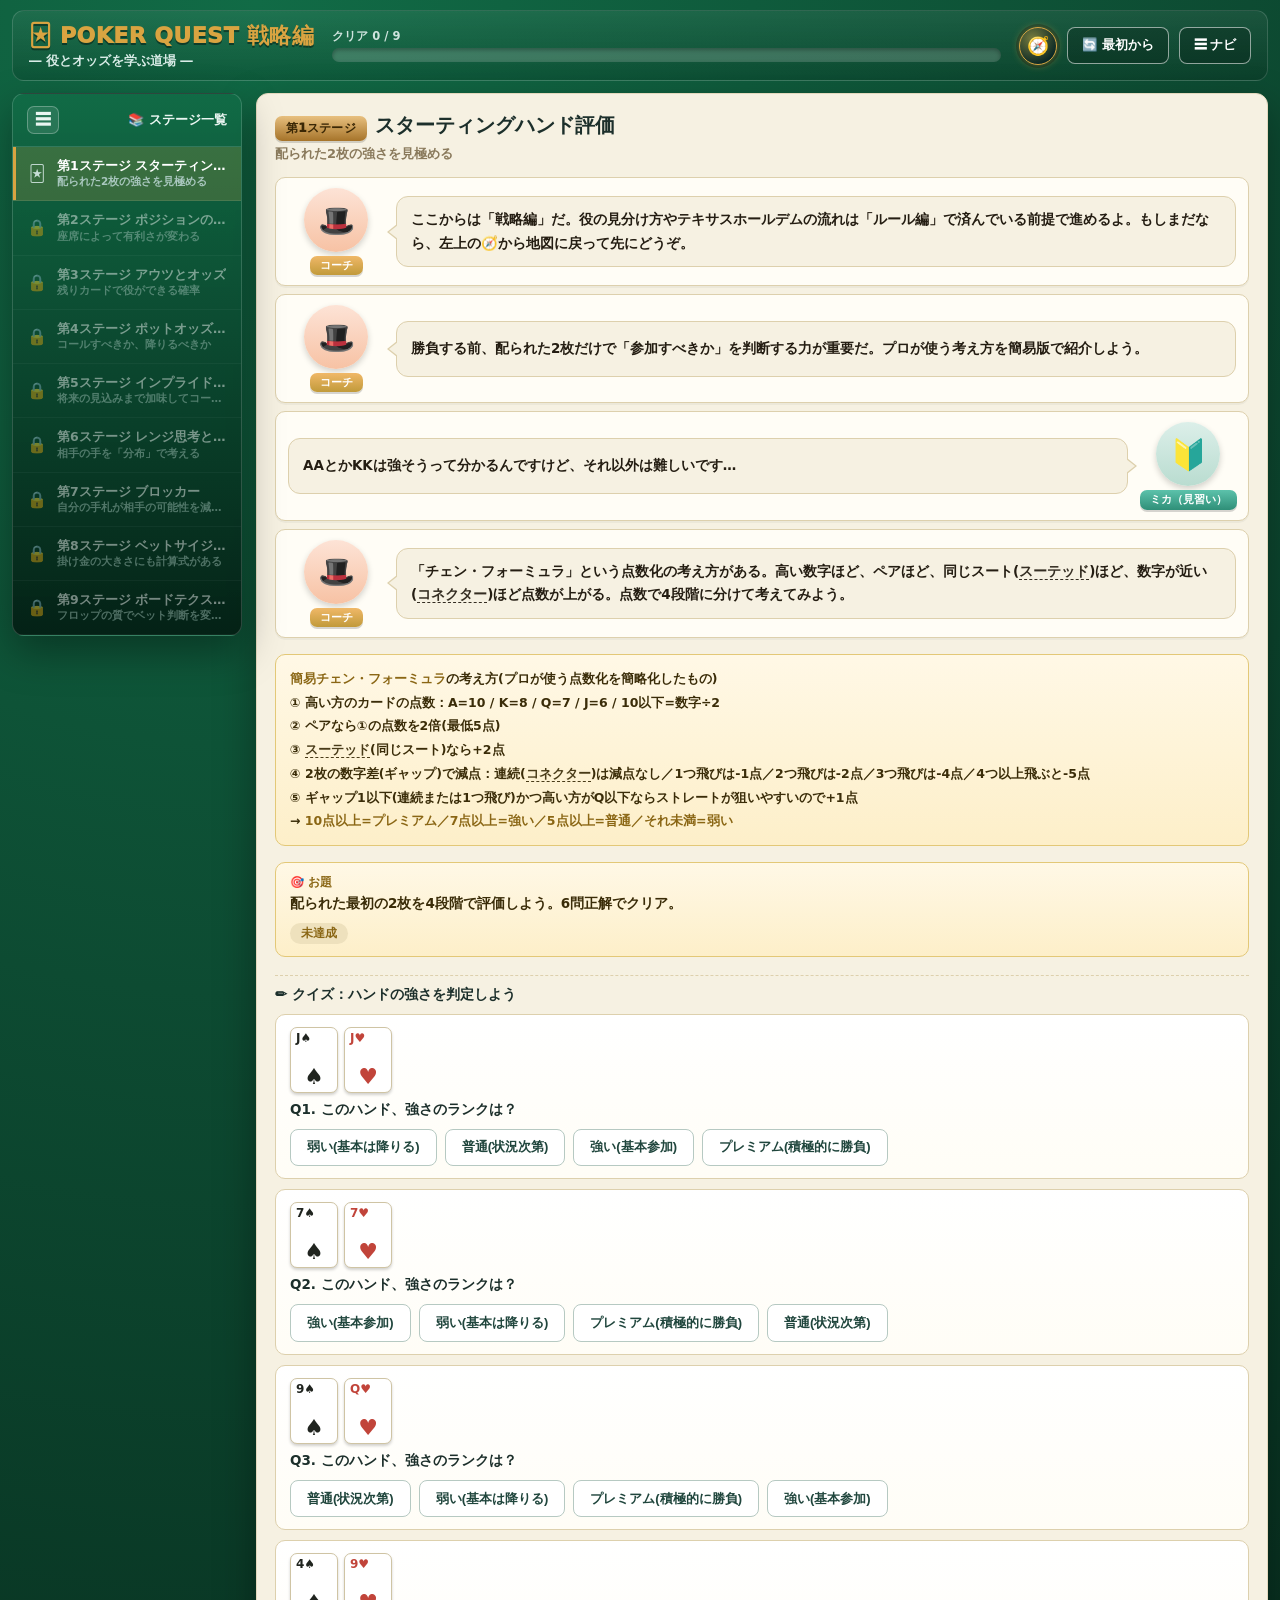
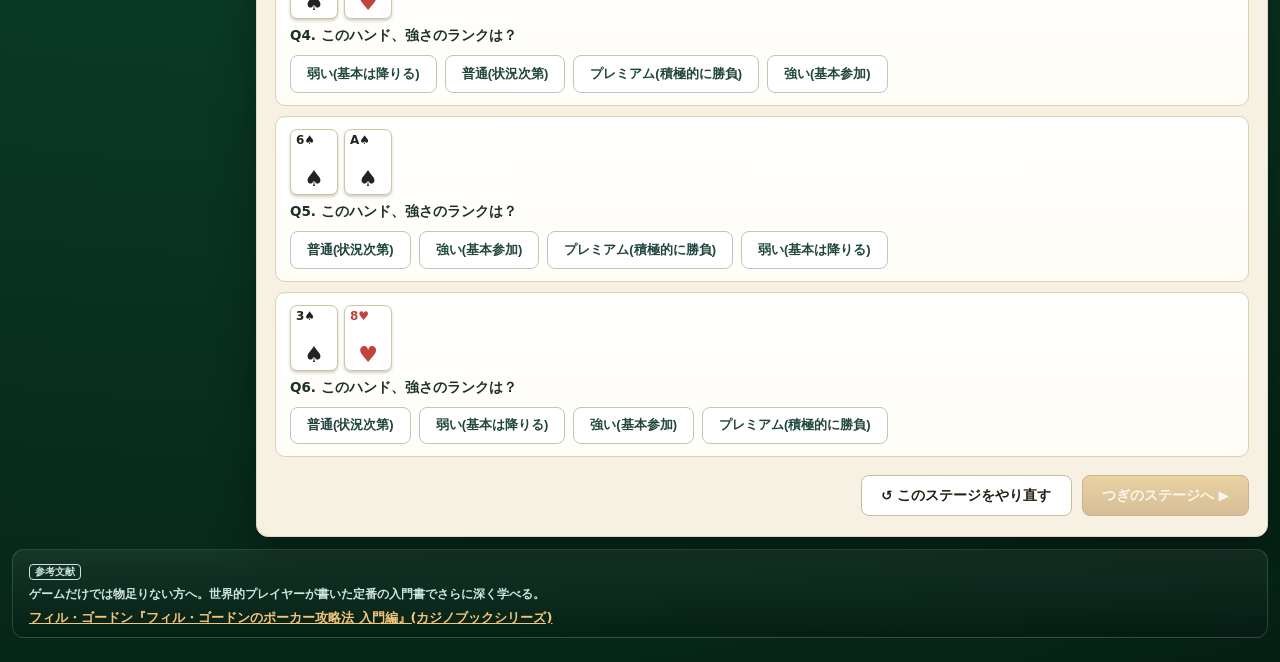
<file: strategy.html>
<!DOCTYPE html>
<html lang="ja">
<head>
<meta charset="UTF-8">
<meta name="viewport" content="width=device-width, initial-scale=1.0">
<title>POKER QUEST ― ポーカーの役とオッズを学ぶ ―</title>
<!-- Google tag (gtag.js) -->
<script async src="https://www.googletagmanager.com/gtag/js?id=G-9RTQCP2HXM"></script>
<script>
  window.dataLayer = window.dataLayer || [];
  function gtag(){dataLayer.push(arguments);}
  gtag('js', new Date());
  gtag('config', 'G-9RTQCP2HXM');
</script>
<style>
*,*::before,*::after{box-sizing:border-box;margin:0;padding:0}
html{-webkit-text-size-adjust:100%;text-size-adjust:100%}
html,body{max-width:100vw;overflow-x:hidden}
:root{
  --bg1:#0d4b32;--bg2:#116b46;--bg3:#052015;
  --paper:#f6f1e2;--paper2:#fffdf6;--ink:#241d12;--muted:#8a7a5c;--line:#ddd0ad;
  --gold:#d9a441;--gold-dark:#a6742a;
  --felt:#0f6b3f;--felt-dark:#083c23;
  --ok:#2f9e5c;--ok-bg:#e6f5ec;--ok-bd:#8fd1ab;
  --ng:#c8433f;--ng-bg:#fbe9e8;--ng-bd:#e79a97;
  --cred:#c1443a;--cblack:#20241f;
  --shadow:0 16px 40px rgba(0,0,0,.35);
  --r:10px;--f:system-ui,-apple-system,"Hiragino Sans","Yu Gothic",sans-serif;
}
body{font-family:var(--f);color:var(--ink);font-weight:600;min-height:100vh;
  background:radial-gradient(circle at 20% 0%,var(--bg2) 0,var(--bg1) 40%,var(--bg3) 100%);}
.app-shell{min-height:100vh;display:flex;flex-direction:column;gap:12px;padding:10px 12px 24px;}

/* Header */
.game-header{display:flex;align-items:center;gap:18px;flex-wrap:wrap;color:#fff;padding:10px 16px;
  background:linear-gradient(180deg,rgba(255,255,255,.06),rgba(0,0,0,.14));border-radius:12px;border:1px solid rgba(255,255,255,.15)}
.brand{display:flex;flex-direction:column;gap:2px;min-width:220px}
.brand-title{font-size:22px;font-weight:950;letter-spacing:.02em;color:var(--gold);text-shadow:0 2px 0 rgba(0,0,0,.4)}
.brand-sub{font-size:12.5px;font-weight:800;color:#d9ece7}
.head-progress-wrap{flex:1;min-width:160px;display:flex;flex-direction:column;gap:4px}
.head-progress-label{font-size:11.5px;color:#cfe4de;font-weight:800}
.head-progress{height:14px;background:rgba(255,255,255,.18);border-radius:999px;overflow:hidden;box-shadow:inset 0 2px 4px rgba(0,0,0,.3)}
.head-progress-fill{height:100%;width:0;background:linear-gradient(90deg,#f3c47a,var(--gold-dark));border-radius:999px;transition:width .4s}
.head-reset{padding:9px 14px;border:1.5px solid rgba(255,255,255,.55);border-radius:8px;background:rgba(0,0,0,.2);color:#fff;font-size:12.5px;font-weight:800;cursor:pointer;white-space:nowrap}
.head-reset:hover{background:rgba(255,255,255,.12)}
a.head-reset{text-decoration:none;display:inline-flex;align-items:center}
.head-reset.home-badge{width:38px;height:38px;padding:0;border-radius:50%;justify-content:center;background:radial-gradient(circle at 35% 30%, rgba(217,164,65,.5), rgba(10,40,38,1) 75%);border:1.5px solid var(--gold);box-shadow:0 0 0 3px rgba(0,0,0,.25),0 0 10px -2px var(--gold);font-size:18px}
.head-reset.home-badge:hover{box-shadow:0 0 0 3px rgba(0,0,0,.25),0 0 16px 0 var(--gold);background:rgba(0,0,0,.12);transform:translateY(-2px) scale(1.07)}

/* Header actions (home badge / reset / nav toggle) */
.header-actions{display:flex;align-items:center;gap:10px;margin-left:auto;flex-shrink:0}

/* Layout — off-canvas drawer pattern shared with the other quest games */
.game-layout{display:grid;grid-template-columns:230px minmax(0,1fr);gap:14px;align-items:start;transition:grid-template-columns .25s ease}
.side-backdrop{display:none}

/* Sidebar */
.side-panel{background:linear-gradient(180deg,rgba(17,107,70,.92),rgba(5,32,21,.95));border:1px solid rgba(255,255,255,.16);
  border-radius:12px;box-shadow:var(--shadow);overflow:hidden;position:sticky;top:10px;transition:width .25s ease}
.side-head{padding:12px 14px;font-size:13px;font-weight:900;color:#eaf6f2;border-bottom:1px solid rgba(255,255,255,.14);
  display:flex;align-items:center;gap:8px;min-height:20px}
.side-head-text{white-space:nowrap}
.side-toggle{width:32px;height:28px;border:1px solid rgba(255,255,255,.28);border-radius:7px;background:rgba(255,255,255,.10);
  color:#eaf6f2;font-weight:950;font-size:16px;cursor:pointer;line-height:1;flex-shrink:0}
.side-list{display:flex;flex-direction:column}
.side-item{display:flex;align-items:center;gap:10px;padding:11px 14px;border-bottom:1px solid rgba(255,255,255,.09);
  color:#c8ded7;cursor:pointer;user-select:none;touch-action:manipulation;min-width:0}
.side-item:hover{background:rgba(255,255,255,.06)}
.side-item.active{background:rgba(217,164,65,.2);box-shadow:inset 3px 0 0 var(--gold)}
.side-item.locked{opacity:.45;cursor:not-allowed}
.side-icon{font-size:16px;width:20px;text-align:center;flex-shrink:0}
.side-text{min-width:0}
.side-main{font-size:12.5px;font-weight:900;line-height:1.3;color:#fff;white-space:nowrap;overflow:hidden;text-overflow:ellipsis}
.side-sub{font-size:10.5px;color:#a9c7be;margin-top:1px;white-space:nowrap;overflow:hidden;text-overflow:ellipsis}

/* collapsed (icon-rail / off-canvas) state, toggled via #app-shell.side-collapsed */
.app-shell.side-collapsed .game-layout{grid-template-columns:64px minmax(0,1fr)}
.app-shell.side-collapsed .side-panel{width:64px}
.app-shell.side-collapsed .side-head{justify-content:center;padding:8px 6px}
.app-shell.side-collapsed .side-head-text{display:none}
.app-shell.side-collapsed .side-item{justify-content:center;padding:11px 6px}
.app-shell.side-collapsed .side-item .side-text{display:none}

/* Desktop: sidebar always fully expanded regardless of toggle state */
@media(min-width:901px){
  .app-shell.side-collapsed .game-layout{grid-template-columns:230px minmax(0,1fr) !important}
  .app-shell.side-collapsed .side-panel{width:auto !important}
  .app-shell.side-collapsed .side-head{justify-content:space-between !important;padding:12px 14px !important}
  .app-shell.side-collapsed .side-head-text{display:block !important}
  .app-shell.side-collapsed .side-item{justify-content:flex-start !important;padding:11px 14px !important}
  .app-shell.side-collapsed .side-item .side-text{display:block !important}
}
/* Tablet: collapsed = icon rail */
@media(max-width:900px){
  .game-layout{grid-template-columns:64px minmax(0,1fr);gap:8px}
  .app-shell:not(.side-collapsed) .game-layout{grid-template-columns:210px minmax(0,1fr)}
  .side-panel{position:sticky;top:8px}
}
/* Mobile: collapsed = fully hidden off-canvas drawer */
@media(max-width:700px){
  .game-layout{grid-template-columns:1fr}
  .app-shell.side-collapsed .game-layout,
  .app-shell:not(.side-collapsed) .game-layout{grid-template-columns:1fr}
  .side-panel{position:fixed;top:0;left:0;width:min(82vw,300px);height:100vh;height:100dvh;
    border-radius:0;transform:translateX(-100%);transition:transform .25s ease;
    box-shadow:10px 0 30px rgba(0,0,0,.45);overflow-y:auto;z-index:80}
  .app-shell.side-collapsed .side-panel{transform:translateX(-100%)}
  .app-shell:not(.side-collapsed) .side-panel{transform:translateX(0)}
  .side-backdrop{display:none;position:fixed;inset:0;background:rgba(6,12,18,.55);z-index:70}
  .app-shell:not(.side-collapsed) .side-backdrop{display:block}
  .game-header{padding:8px 12px}
}

/* Main area */
.main-area{background:var(--paper);border:1px solid #e3d8bd;border-radius:12px;padding:18px 18px 20px;box-shadow:var(--shadow);min-height:520px}
.chapter-head{margin-bottom:12px}
.chapter-badge{display:inline-block;background:linear-gradient(#e8c07f,var(--gold-dark));color:#3a2705;border-radius:7px;
  padding:4px 11px;font-size:12px;font-weight:950;letter-spacing:.02em;margin-right:8px;box-shadow:0 2px 0 rgba(0,0,0,.15)}
.chapter-title{display:inline;font-size:20px;font-weight:950;color:#1c2f2b}
.chapter-sub{font-size:13px;color:var(--muted);margin-top:4px;font-weight:700}

/* Dialogue */
.dialogue-scene{display:flex;flex-direction:column;gap:8px;margin:14px 0 16px}
.dialog-row{display:grid;grid-template-columns:96px minmax(0,1fr);gap:12px;align-items:stretch;border:1px solid var(--line);background:var(--paper2);border-radius:10px;padding:10px 12px;box-shadow:0 2px 0 rgba(0,0,0,.04)}
.dialog-row.right{grid-template-columns:minmax(0,1fr) 96px}
.dialog-row.right .dialog-character{order:2}
.dialog-row.right .dialog-bubble{order:1}
.dialog-character{display:flex;flex-direction:column;align-items:center;justify-content:center;gap:4px;min-width:0}
.dialog-avatar{width:64px;height:64px;border-radius:50%;display:flex;align-items:center;justify-content:center;font-size:30px;box-shadow:0 3px 6px rgba(0,0,0,.18);flex-shrink:0}
.dialog-avatar.coach{background:linear-gradient(#fde3d6,#f7c2a4)}
.dialog-avatar.stu{background:linear-gradient(#dcefe9,#b9dcd0)}
.dialog-name{padding:3px 10px;border-radius:7px;color:#fff;font-weight:900;font-size:11px;line-height:1.2;box-shadow:0 2px 0 rgba(0,0,0,.16);white-space:nowrap;text-align:center}
.dialog-name.coach{background:linear-gradient(#f0b868,#c19a3a)}
.dialog-name.stu{background:linear-gradient(#5cc2ab,#2f8f78)}
.dialog-bubble{position:relative;align-self:center;background:var(--paper);border:1px solid var(--line);border-radius:12px;padding:11px 14px;color:var(--ink);font-size:13.5px;line-height:1.75;font-weight:700;min-height:56px;display:flex;flex-direction:column;justify-content:center}
.dialog-bubble::before{content:"";position:absolute;left:-10px;top:50%;transform:translateY(-50%);width:0;height:0;border-top:8px solid transparent;border-bottom:8px solid transparent;border-right:10px solid var(--line)}
.dialog-bubble::after{content:"";position:absolute;left:-8px;top:50%;transform:translateY(-50%);width:0;height:0;border-top:7px solid transparent;border-bottom:7px solid transparent;border-right:9px solid var(--paper)}
.dialog-row.right .dialog-bubble::before{left:auto;right:-10px;border-right:0;border-left:10px solid var(--line)}
.dialog-row.right .dialog-bubble::after{left:auto;right:-8px;border-right:0;border-left:9px solid var(--paper)}
@media (max-width:700px){
  .dialog-row,.dialog-row.right{grid-template-columns:74px minmax(0,1fr);padding:8px;gap:8px}
  .dialog-row.right .dialog-character{order:0}
  .dialog-row.right .dialog-bubble{order:1}
  .dialog-avatar{width:52px;height:52px;font-size:24px}
  .dialog-name{font-size:9.5px;padding:3px 7px}
  .dialog-bubble{font-size:13px;padding:9px 11px;min-height:0}
  .dialog-row.right .dialog-bubble::before{left:-10px;right:auto;border-left:0;border-right:10px solid var(--line)}
  .dialog-row.right .dialog-bubble::after{left:-8px;right:auto;border-left:0;border-right:9px solid var(--paper)}
}

/* Mission box */
.mission-box{background:linear-gradient(180deg,#fff8e6,#fdefc9);border:1px solid #e3c877;border-radius:10px;padding:12px 14px;margin-bottom:14px}
.mission-label{font-size:11.5px;font-weight:950;color:#8a6614;margin-bottom:3px}
.mission-text{font-size:13.5px;color:#3a2c08;font-weight:700;line-height:1.6}
.mission-status{display:inline-block;margin-top:8px;padding:3px 11px;border-radius:999px;font-size:11.5px;font-weight:900;
  background:#eee1bd;color:#8a6614}
.mission-status.ok{background:var(--ok-bg);color:var(--ok);border:1px solid var(--ok-bd)}

/* Stage nav / buttons */
.stage-nav{display:flex;justify-content:flex-end;gap:10px;margin-top:18px;flex-wrap:wrap}
.btn{border:1px solid #c9bda0;background:#fff;border-radius:8px;padding:.65rem 1.2rem;font-size:13.5px;cursor:pointer;
  color:var(--ink);font-family:var(--f);font-weight:800;touch-action:manipulation;-webkit-tap-highlight-color:transparent}
.btn:hover{background:#f4efe0}
.btn:disabled{opacity:.4;cursor:not-allowed}
.btn-primary{background:linear-gradient(#d9a441,#a6742a);border-color:#8f5518;color:#fff;box-shadow:0 3px 0 #6f430f}
.btn-primary:hover{opacity:.92;background:linear-gradient(#d9a441,#a6742a)}
.btn-primary:disabled{opacity:.4;cursor:not-allowed;box-shadow:none}

/* Generic choice buttons / quiz */
.choice-list{display:flex;flex-wrap:wrap;gap:8px;margin-top:10px}
.choice-btn{border:1.5px solid #b6c9c2;background:#fff;border-radius:8px;padding:.55rem 1rem;font-size:13px;font-weight:800;
  cursor:pointer;color:#20463d;touch-action:manipulation;text-align:left}
.choice-btn:hover{background:#eef7f3}
.choice-btn.choice-ok{background:var(--ok-bg);border-color:var(--ok-bd);color:var(--ok)}
.choice-btn.choice-ng{background:var(--ng-bg);border-color:var(--ng-bd);color:var(--ng)}
.quiz-q{font-size:13.5px;font-weight:850;color:#1c2f2b;margin-top:4px}
.quiz-head{font-size:14px;font-weight:950;color:#1c2f2b;margin:18px 0 10px;padding-top:10px;border-top:1px dashed var(--line)}
.quiz-card{background:linear-gradient(180deg,#fff,var(--paper2));border:1px solid var(--line);border-radius:10px;padding:12px 14px;margin-bottom:10px}
.quiz-card .hand-row,.quiz-card .vs-row,.quiz-card .hand-block{margin-bottom:8px}
.quiz-explain{margin-top:9px;font-size:12.5px;line-height:1.6;color:#3a2c08;background:#fff8e6;border:1px solid #e3c877;border-radius:8px;padding:8px 10px}

/* Playing cards */
.hand-row{display:flex;flex-wrap:wrap;gap:6px}
.hand-block{margin-bottom:10px}
.hand-label{font-size:11px;font-weight:900;color:var(--muted);margin-bottom:5px}
.pcard{width:48px;height:66px;background:#fff;border:1px solid #cfc4a4;border-radius:7px;box-shadow:0 2px 3px rgba(0,0,0,.18);
  display:flex;flex-direction:column;justify-content:space-between;padding:4px 5px;flex-shrink:0}
.pcard-corner{font-size:12px;font-weight:900;line-height:1}
.pcard-suit-big{font-size:22px;text-align:center;line-height:1}
.pcard.red{color:var(--cred)}
.pcard.black{color:var(--cblack)}

/* Reference table (stage 1) */
.ref-head{font-size:14px;font-weight:950;color:#1c2f2b;margin-bottom:10px}
.ref-table{display:flex;flex-direction:column;gap:6px;margin-bottom:8px}
.ref-row{display:grid;grid-template-columns:26px auto minmax(0,1fr);gap:12px;align-items:center;background:#fff;border:1px solid var(--line);border-radius:8px;padding:8px 10px}
.ref-rank{font-size:12px;font-weight:950;color:#fff;background:var(--gold-dark);border-radius:50%;width:22px;height:22px;display:flex;align-items:center;justify-content:center}
.ref-cards{display:flex;gap:3px}
.ref-cards .pcard{width:34px;height:47px;padding:2px 3px}
.ref-cards .pcard-corner{font-size:9px}
.ref-cards .pcard-suit-big{font-size:15px}
.ref-name{font-size:12.5px;font-weight:900;color:#1c2f2b}
.ref-desc{font-size:11px;color:var(--muted);margin-top:1px}
@media(max-width:560px){.ref-row{grid-template-columns:22px minmax(0,1fr);grid-template-areas:"n c" ". i"}
  .ref-rank{grid-area:n}.ref-cards{grid-area:c}.ref-info{grid-area:i}}

/* Interactive Hold'em flow diagram + stepper (stage 3: holdem rules) */
.pcard.back{background:repeating-linear-gradient(45deg,var(--felt),var(--felt) 4px,var(--felt-dark) 4px,var(--felt-dark) 8px);border-color:rgba(255,255,255,.35)}
.pcard.back.dim{opacity:.35}
.holdem-diagram{padding:16px}
.holdem-phase-tag{display:inline-block;font-size:10.5px;font-weight:950;color:#123;background:#e8c07f;border-radius:5px;padding:2px 9px;margin-bottom:8px}
.holdem-flow-banner{display:flex;align-items:center;gap:8px;flex-wrap:wrap;font-size:14px;font-weight:900;color:#fff;margin-bottom:10px}
.action-pill{display:inline-block;padding:2px 10px;border-radius:999px;font-size:11px;font-weight:950;color:#fff;flex-shrink:0}
.action-pill.deal,.action-pill.board{background:#6b7280}
.action-pill.sb,.action-pill.bb{background:#4d7fc9}
.action-pill.check{background:#6b7280}
.action-pill.bet{background:#b8791f}
.action-pill.call{background:#2f9e5c}
.action-pill.raise{background:#c1443a}
.action-pill.fold{background:#7a3530}
.action-pill.showdown{background:var(--gold-dark)}
.holdem-pot{text-align:center;color:#f3d99a;font-weight:950;font-size:14px;margin-bottom:10px}
.holdem-board-row{display:flex;justify-content:center;gap:6px;flex-wrap:wrap}
.holdem-seats{display:flex;justify-content:center;gap:10px;flex-wrap:wrap;margin-top:16px}
.holdem-seat{display:flex;flex-direction:column;align-items:center;gap:6px;background:rgba(0,0,0,.22);border-radius:10px;padding:10px 12px;min-width:108px;transition:opacity .2s}
.holdem-seat.you{background:rgba(217,164,65,.22);border:1px solid var(--gold)}
.holdem-seat.winner{outline:2px solid #8ef0b0;box-shadow:0 0 0 3px rgba(142,240,176,.25)}
.holdem-seat.folded{opacity:.45}
.holdem-seat-name{color:#fff;font-size:11.5px;font-weight:900;white-space:nowrap}
.holdem-seat-cards{display:flex;gap:3px}
.holdem-seat-cards .pcard{width:34px;height:47px;padding:2px 3px}
.holdem-seat-cards .pcard-corner{font-size:9px}
.holdem-seat-cards .pcard-suit-big{font-size:15px}
.holdem-seat-chip{font-size:10.5px;color:#f3d99a;font-weight:800;background:rgba(0,0,0,.3);border-radius:999px;padding:2px 10px;min-height:16px;text-align:center;white-space:nowrap}
.holdem-seat-chip.chip-blind{background:rgba(77,127,201,.6);color:#fff}
.holdem-seat-chip.chip-check{background:rgba(107,114,128,.55);color:#fff}
.holdem-seat-chip.chip-bet{background:rgba(184,121,31,.65);color:#fff}
.holdem-seat-chip.chip-call{background:rgba(47,158,92,.6);color:#fff}
.holdem-seat-chip.chip-raise{background:rgba(193,68,58,.65);color:#fff}
.holdem-seat-chip.chip-fold{background:rgba(122,53,48,.6);color:#fff}
.holdem-seat-chip.chip-order{background:rgba(0,0,0,.4);color:#f3d99a;font-weight:950}

/* Circular table diagram (position stage): seats placed around an oval,
   like looking down at a real table. No fixed "you" seat (the button
   rotates every hand), no per-seat number/action badges — captions plus
   ring-highlight states (start/acting/resolved/blind) carry the teaching. */
.poker-oval-wrap{position:relative;width:100%;max-width:440px;aspect-ratio:1.4;margin:4px auto 0}
.poker-oval-felt{position:absolute;inset:0;border-radius:50%;background:radial-gradient(ellipse at center, var(--felt) 0%, var(--felt-dark) 100%);box-shadow:inset 0 0 26px rgba(0,0,0,.4)}
.poker-oval-seat{position:absolute;transform:translate(-50%,-50%);display:flex;flex-direction:column;align-items:center}
.poker-oval-seat-badge{width:46px;height:46px;border-radius:50%;background:rgba(0,0,0,.35);border:2px solid rgba(255,255,255,.3);
  display:flex;align-items:center;justify-content:center;color:#fff;font-size:10px;font-weight:900;text-align:center;line-height:1.1;padding:2px}
.poker-oval-seat.blind .poker-oval-seat-badge{border-color:#4d7fc9;box-shadow:0 0 0 4px rgba(77,127,201,.3)}
.poker-oval-seat.start .poker-oval-seat-badge{border-color:#8ef0b0;box-shadow:0 0 0 4px rgba(142,240,176,.3)}
.poker-oval-seat.acting .poker-oval-seat-badge{border-color:#f3d99a;box-shadow:0 0 0 5px rgba(243,217,154,.3)}
.poker-oval-seat.resolved .poker-oval-seat-badge{opacity:.5}
.poker-oval-seat.zone-early .poker-oval-seat-badge{border-color:#e2664d;box-shadow:0 0 0 4px rgba(226,102,77,.35)}
.poker-oval-seat.zone-mid .poker-oval-seat-badge{border-color:#e0b64d;box-shadow:0 0 0 4px rgba(224,182,77,.35)}
.poker-oval-seat.zone-late .poker-oval-seat-badge{border-color:#5ec98f;box-shadow:0 0 0 4px rgba(94,201,143,.35)}
.poker-oval-zone-tag{text-align:center;font-size:12px;font-weight:900;margin-top:8px;padding:3px 10px;border-radius:999px;display:inline-block}
.poker-oval-zone-wrap{text-align:center}
.holdem-caption{color:#e5f2eb;font-size:12.5px;line-height:1.7;margin-top:14px;background:rgba(0,0,0,.2);border-radius:8px;padding:10px 12px}
.step-controls{display:flex;align-items:center;justify-content:center;gap:14px;margin:14px 0}
.step-progress{font-size:12px;color:var(--muted);font-weight:800;min-width:60px;text-align:center}

/* Main pot / side pot mini-diagram (all-in scenario) */
.action-pill.allin{background:#8b3fae}
.action-pill.split{background:#8b3fae}
.holdem-seat-chip.chip-allin{background:rgba(139,63,174,.65);color:#fff}
.holdem-seat-stack{font-size:10px;color:#a9c7be;margin-top:-2px}
.pot-split-row{display:flex;justify-content:center;gap:14px;flex-wrap:wrap;margin-bottom:4px}
.pot-split-box{background:rgba(0,0,0,.25);border-radius:10px;padding:8px 18px;text-align:center;min-width:120px}
.pot-split-box.side{background:rgba(139,63,174,.22)}
.pot-split-label{font-size:10.5px;color:#cfe4de;font-weight:800}
.pot-split-amount{font-size:17px;color:#f3d99a;font-weight:950}
.pot-split-eligible{font-size:10px;color:#a9c7be;margin-top:2px;line-height:1.5}
.holdem-seat-result-tag{display:inline-block;font-size:9.5px;font-weight:950;color:#123;background:#8ef0b0;border-radius:5px;padding:1px 7px;margin-top:4px}
.holdem-seat-result-tag.side{background:#d8b6f0}

.action-grid{display:grid;grid-template-columns:1fr;gap:6px;margin-top:6px}
@media(min-width:520px){.action-grid{grid-template-columns:1fr 1fr}}
.action-item{font-size:12.5px;line-height:1.6}
.action-item b{color:#8a6614}

/* Compare (stage 2) */
.vs-row{display:flex;align-items:center;gap:12px;flex-wrap:wrap}
.vs-divider{font-size:13px;font-weight:950;color:var(--gold-dark);flex-shrink:0}

/* Chen formula box (stage 4) */
.chen-box{background:linear-gradient(180deg,#fff8e6,#fdefc9);border:1px solid #e3c877;border-radius:10px;padding:12px 14px;margin-bottom:16px;font-size:12.5px;line-height:1.9;color:#3a2c08}
.chen-box b{color:#8a6614}

/* Bet sizing stage: concrete 3-trial worked example */
.bluff-trials{display:flex;flex-direction:column;gap:8px;margin-bottom:16px}
.bluff-trial{display:grid;grid-template-columns:1fr 70px;grid-template-areas:"label result" "desc desc";gap:2px 12px;align-items:center;background:#fff;border:1px solid var(--line);border-radius:8px;padding:10px 12px}
.bluff-trial-label{grid-area:label;font-size:12.5px;font-weight:900;color:#1c2f2b}
.bluff-trial-result{grid-area:result;font-size:20px;font-weight:950;text-align:right}
.bluff-trial-result.plus{color:var(--ok)}
.bluff-trial-result.minus{color:var(--ng)}
.bluff-trial-desc{grid-area:desc;font-size:11.5px;color:var(--muted);line-height:1.5}

/* Position stage: reference table + "who is acting" highlight */
.pos-table{display:flex;flex-direction:column;gap:6px;margin-bottom:16px}
.pos-row{display:grid;grid-template-columns:64px minmax(0,1fr) minmax(0,1fr) 90px;gap:10px;align-items:center;background:#fff;border:1px solid var(--line);border-radius:8px;padding:9px 12px}
.pos-row.head{background:transparent;border:none;padding:0 12px;font-size:10.5px;font-weight:900;color:var(--muted)}
.pos-name{font-size:13px;font-weight:950;color:#1c2f2b}
.pos-cell{font-size:11.5px;color:var(--muted);line-height:1.5}
.pos-cat{font-size:11px;font-weight:900;text-align:center;border-radius:999px;padding:3px 8px}
.pos-cat.early{background:var(--ng-bg);color:var(--ng)}
.pos-cat.mid{background:#fff3d6;color:#8a6614}
.pos-cat.late{background:var(--ok-bg);color:var(--ok)}
.pos-cat.blind{background:#e2ecfb;color:#3a5f9c}
@media(max-width:560px){.pos-row{grid-template-columns:1fr 1fr;grid-template-areas:"n n" "a b" "c c"}.pos-row.head{display:none}
  .pos-name{grid-area:n}.pos-cell:nth-of-type(1){grid-area:a}.pos-cell:nth-of-type(2){grid-area:b}.pos-cat{grid-area:c;justify-self:start}}
.holdem-seat.acting{outline:2px dashed #f3d99a;box-shadow:0 0 0 4px rgba(243,217,154,.18)}

/* Range grid (13x13 starting-hand chart) */
.range-grid-wrap{display:flex;gap:18px;flex-wrap:wrap;justify-content:center;margin-bottom:10px}
.range-grid-block{flex:1;min-width:250px;max-width:360px}
.range-grid-title{font-size:11.5px;font-weight:900;color:#1c2f2b;margin-bottom:6px;text-align:center}
.range-grid{display:grid;grid-template-columns:repeat(13,1fr);gap:2px}
.range-cell{aspect-ratio:1;display:flex;align-items:center;justify-content:center;font-size:8px;font-weight:800;border-radius:2px;color:#1c2f2b}
.range-cell.bucket-premium{background:#2f9e5c;color:#fff}
.range-cell.bucket-strong{background:#8fd1ab}
.range-cell.bucket-playable{background:#f3e08a}
.range-cell.bucket-out{background:#eee6d3;color:#b8ab8c}
.range-legend{display:flex;justify-content:center;gap:12px;flex-wrap:wrap;font-size:10.5px;margin-bottom:16px;color:var(--muted)}
.range-legend-item{display:flex;align-items:center;gap:4px}
.range-legend-swatch{width:12px;height:12px;border-radius:2px;display:inline-block}

/* Blocker combo grid */
.blocker-combo-grid{display:flex;flex-wrap:wrap;gap:10px;justify-content:center;margin-bottom:16px}
.blocker-combo{width:96px;padding:8px;text-align:center;border-radius:8px;border:1.5px solid var(--line);background:#fff}
.blocker-combo .hand-row{justify-content:center;margin-bottom:6px}
.blocker-combo .pcard{width:30px;height:42px;padding:2px 3px}
.blocker-combo .pcard-corner{font-size:8px}
.blocker-combo .pcard-suit-big{font-size:13px}
.blocker-combo-label{font-size:10.5px;font-weight:900}
.blocker-combo.blocked{background:#eee6d3;border-color:#ddd0ad}
.blocker-combo.blocked .pcard{opacity:.4}
.blocker-combo.blocked .blocker-combo-label{color:#b8ab8c}
.blocker-combo.possible{background:var(--ok-bg);border-color:var(--ok-bd)}
.blocker-combo.possible .blocker-combo-label{color:var(--ok)}

/* Scenario info card (outs / pot odds) */
.scenario-info{display:flex;flex-wrap:wrap;gap:6px 16px;background:#fbf7ea;border:1px solid var(--line);border-radius:8px;padding:8px 12px;font-size:12.5px;font-weight:800;color:#3a2c08}
.scenario-info span b{color:var(--gold-dark)}

/* Shared table felt background (used by the position-stage oval table) */
.table-felt{background:radial-gradient(ellipse at center, var(--felt) 0%, var(--felt-dark) 100%);border-radius:14px;padding:16px;box-shadow:inset 0 0 24px rgba(0,0,0,.4)}

/* Ending */
.ending{text-align:center;padding:20px 10px}
.ending h2{font-size:22px;margin-bottom:14px;color:#1c2f2b}
.ending p{font-size:13.5px;line-height:1.8;color:#3a2c08;margin-bottom:16px}
.ending-list{text-align:left;display:inline-block;background:#fff8e6;border:1px solid #e3c877;border-radius:10px;padding:14px 18px;font-size:12.5px;line-height:2;color:#3a2c08;margin-bottom:18px}

/* Book recommendation */
#book-recommend{background:linear-gradient(180deg,rgba(255,255,255,.06),rgba(0,0,0,.14));border:1px solid rgba(255,255,255,.15);border-radius:12px;padding:10px 16px}
.book-recommend-label{display:inline-block;font-size:10px;font-weight:900;color:#cfe4de;border:1px solid #cfe4de;border-radius:4px;padding:0 5px;margin:0 0 6px}
.book-recommend-lead{font-size:12px;color:#cfe4de;margin:0 0 4px;font-weight:700}
#book-recommend a{font-size:13px;color:#f3c47a;font-weight:900;text-decoration:underline}

/* Glossary: clickable jargon terms + popover definition */
.glossary-term{border-bottom:1.5px dashed currentColor;opacity:.92;cursor:help;touch-action:manipulation}
.glossary-term:hover,.glossary-term:active{background:rgba(217,164,65,.22);border-radius:2px}
#glossary-tooltip{position:fixed;z-index:300;max-width:280px;background:#1c2f2b;color:#fff;border:1px solid var(--gold);
  border-radius:8px;padding:10px 30px 10px 12px;font-size:12.5px;line-height:1.6;box-shadow:0 8px 24px rgba(0,0,0,.45);
  display:none}
#glossary-tooltip.show{display:block}
#glossary-tooltip .gt-term{font-weight:950;color:var(--gold);margin-bottom:4px;font-size:12.5px}
#glossary-tooltip .gt-def{color:#eaf6f2}
#glossary-tooltip .gt-close{position:absolute;top:4px;right:6px;width:22px;height:22px;cursor:pointer;color:#cfe4de;
  font-size:14px;background:none;border:none;font-family:inherit}
</style>
</head>
<body>
<div class="app-shell side-collapsed" id="app-shell">
  <header class="game-header">
    <div class="brand">
      <div class="brand-title">🃏 POKER QUEST 戦略編</div>
      <div class="brand-sub">― 役とオッズを学ぶ道場 ―</div>
    </div>
    <div class="head-progress-wrap">
      <div class="head-progress-label" id="progress-label">クリア 0 / 10</div>
      <div class="head-progress"><div class="head-progress-fill" id="progress-fill"></div></div>
    </div>
    <div class="header-actions">
      <a class="head-reset home-badge" href="index.html" title="ポーカークエスト目次へ" aria-label="ポーカークエスト目次へ">🧭</a>
      <button class="head-reset" id="btn-reset-all">🔄 最初から</button>
      <button class="head-reset" id="head-nav-toggle" title="ステージ一覧の表示切替">☰ ナビ</button>
    </div>
  </header>

  <div class="game-layout">
    <div class="side-backdrop" id="side-backdrop"></div>
    <aside class="side-panel">
      <div class="side-head">
        <button class="side-toggle" id="sidebar-toggle" title="ステージ一覧の表示切替" aria-label="ステージ一覧の表示切替">☰</button>
        <span class="side-head-text">📚 ステージ一覧</span>
      </div>
      <div class="side-list" id="side-list"></div>
    </aside>
    <main class="main-area" id="main-area"></main>
  </div>

  <div id="book-recommend"></div>
</div>

<script>
'use strict';

/* =====================================================================
   utilities
   ===================================================================== */
function qs(sel, root){ return (root||document).querySelector(sel); }
function escapeHtml(s){ return String(s).replace(/&/g,'&amp;').replace(/</g,'&lt;').replace(/>/g,'&gt;'); }
function randInt(min,max){ return min + Math.floor(Math.random()*(max-min+1)); }
function pick(arr){ return arr[randInt(0,arr.length-1)]; }
function shuffleArr(arr){ const a=[...arr]; for(let i=a.length-1;i>0;i--){ const j=randInt(0,i); [a[i],a[j]]=[a[j],a[i]]; } return a; }
function sampleN(arr,n){ return shuffleArr(arr).slice(0,n); }

/* =====================================================================
   glossary: tap a jargon term anywhere in the page to see its definition.
   linkGlossaryIn() walks the rendered text of a container and wraps any
   matching term in a clickable span; a single delegated click listener
   (set up once at boot) shows a positioned tooltip. Re-running
   linkGlossaryIn on already-linked content is a no-op (it skips text
   nodes whose ancestor is already a .glossary-term), so callers can
   call it freely after every re-render without worrying about double-wrapping.
   ===================================================================== */
const GLOSSARY = {
  'ホールカード': '自分だけに配られる、他のプレイヤーには見せない2枚の手札。',
  'コミュニティカード': 'テーブル中央に公開される、全員で共有するカード(フロップ3枚+ターン1枚+リバー1枚の計5枚)。',
  'プリフロップ': 'ホールカードが配られた直後、コミュニティカードがまだ1枚も公開されていない最初のベッティングラウンド。手札2枚だけを頼りに判断する。',
  'ポストフロップ': 'フロップが公開されて以降の総称。フロップ・ターン・リバーの3つのベッティングラウンドをまとめてこう呼ぶ。手札に加えて公開されたコミュニティカードの情報も使って判断できる。',
  'フロップ': '最初に公開される3枚のコミュニティカード。ここから2回目のベッティングラウンドが始まる。',
  'ターン': 'フロップの次に公開される4枚目のコミュニティカード。',
  'リバー': '最後に公開される5枚目のコミュニティカード。',
  'ショーダウン': '最後まで残ったプレイヤー同士でカードを見せ合い、役の強さを比べること。',
  'キッカー': '役の直接の構成には使わない、残りのカード。同じ役同士の勝敗を決める材料になる。',
  'スーテッド': '2枚の手札が同じスート(マーク)であること。役や強さの計算にプラスに働く。',
  'コネクター': '2枚の手札の数字が連続していること(例：9と8)。ストレートを狙いやすい。',
  'ブラインド': 'プリフロップで強制的に賭けさせられる少額のベット。',
  'スモールブラインド': 'ブラインドのうち少ない方の額。ボタンの次に座る人が払う。',
  'ビッグブラインド': 'ブラインドのうち多い方の額。スモールブラインドの次に座る人が払う。',
  'オールイン': '残っているチップをすべて賭けること。それ以上は賭けようがない。',
  'メインポット': 'オールインが起きたとき、参加者全員が獲得資格を持つポットの部分。',
  'サイドポット': 'オールインした人より多く賭けた人たちだけが獲得資格を持つ、追加のポット。',
  'ポジション': 'テーブル上の座席の位置。行動する順番と、得られる情報量を左右する。',
  'ボタン': 'ディーラー役を示す印。この位置にいる人は、フロップ以降は常に最後に行動できる。',
  'アウツ': '今の手札を、より強い役に完成させてくれる残りのカードの枚数。',
  'ドロー': '役があと少しで完成しそうな、未完成の状態。',
  'ポットオッズ': 'コールに必要な金額と、獲得できるポットの大きさの比率から計算する「必要勝率」。',
  'エクイティ': '今の時点での、自分が最終的に勝てる見込みの確率。',
  '期待値': '長期的に見たときの、平均的な損得の見込み。プラスなら得(+EV)、マイナスなら損(-EV)。',
  'レンジ': '相手が持っている可能性のある手札の範囲(分布)。1つの手に決め打ちしない考え方。',
  'ハンドリーディング': '相手の行動から、持っている手札のレンジを読み取る技術。',
  'ブラフ': '弱い手なのに強い手のふりをして、相手を降ろさせるための賭け方。',
};
const GLOSSARY_REGEX = new RegExp('(' + Object.keys(GLOSSARY).sort((a,b)=>b.length-a.length).map(t=>t.replace(/[.*+?^${}()|[\]\\]/g,'\\$&')).join('|') + ')');
function linkGlossaryIn(root){
  if(!root) return;
  const walker = document.createTreeWalker(root, NodeFilter.SHOW_TEXT);
  const targets = [];
  let node;
  while((node = walker.nextNode())){
    if(!node.nodeValue || !GLOSSARY_REGEX.test(node.nodeValue)) continue;
    let el = node.parentElement, skip = false;
    while(el && el!==root){
      if(el.tagName==='BUTTON' || el.tagName==='H2' || el.classList.contains('glossary-term') || el.classList.contains('choice-btn') || el.classList.contains('chapter-title')){ skip = true; break; }
      el = el.parentElement;
    }
    if(!skip) targets.push(node);
  }
  targets.forEach(textNode=>{
    const parts = textNode.nodeValue.split(GLOSSARY_REGEX);
    if(parts.length<=1) return;
    // Wrap everything in a single inline <span> (not a bare DocumentFragment) so
    // that replacing the one original text node still leaves exactly one child
    // in the parent — this matters because several containers in this app use
    // display:flex (e.g. .dialog-bubble), where multiple top-level sibling
    // nodes would each become their own flex item and stack on separate lines.
    const wrap = document.createElement('span');
    parts.forEach((part,i)=>{
      if(!part) return;
      if(i%2===1){
        const span = document.createElement('span');
        span.className = 'glossary-term';
        span.textContent = part;
        span.dataset.term = part;
        wrap.appendChild(span);
      } else {
        wrap.appendChild(document.createTextNode(part));
      }
    });
    textNode.parentNode.replaceChild(wrap, textNode);
  });
}
function showGlossaryTooltip(span){
  const def = GLOSSARY[span.dataset.term];
  if(!def) return;
  let tip = document.getElementById('glossary-tooltip');
  if(!tip){
    tip = document.createElement('div');
    tip.id = 'glossary-tooltip';
    tip.innerHTML = '<button class="gt-close" aria-label="閉じる">✕</button><div class="gt-term"></div><div class="gt-def"></div>';
    document.body.appendChild(tip);
    tip.querySelector('.gt-close').addEventListener('click', (e)=>{ e.stopPropagation(); hideGlossaryTooltip(); });
  }
  tip.querySelector('.gt-term').textContent = span.dataset.term;
  tip.querySelector('.gt-def').textContent = def;
  tip.classList.remove('show'); tip.style.visibility = 'hidden'; tip.classList.add('show');
  const rect = span.getBoundingClientRect();
  const tw = tip.offsetWidth, th = tip.offsetHeight;
  let left = rect.left, top = rect.bottom + 6;
  if(left + tw > window.innerWidth - 8) left = window.innerWidth - tw - 8;
  if(left < 8) left = 8;
  if(top + th > window.innerHeight - 8) top = rect.top - th - 6;
  if(top < 8) top = 8;
  tip.style.left = left + 'px';
  tip.style.top = top + 'px';
  tip.style.visibility = '';
}
function hideGlossaryTooltip(){
  const tip = document.getElementById('glossary-tooltip');
  if(tip) tip.classList.remove('show');
}
document.addEventListener('click', (e)=>{
  const term = e.target.closest('.glossary-term');
  if(term){ e.stopPropagation(); showGlossaryTooltip(term); return; }
  if(!e.target.closest('#glossary-tooltip')) hideGlossaryTooltip();
});

/* =====================================================================
   card model
   ===================================================================== */
const SUITS = ['s','h','d','c'];
const SUIT_SYMBOL = {s:'♠',h:'♥',d:'♦',c:'♣'};
function mkCard(rank,suit){ return {rank,suit}; }
function rankLabel(r){ return r===14?'A': r===13?'K': r===12?'Q': r===11?'J': String(r); }
function cardHtml(card){
  const red = card.suit==='h'||card.suit==='d';
  return `<div class="pcard ${red?'red':'black'}"><div class="pcard-corner">${rankLabel(card.rank)}${SUIT_SYMBOL[card.suit]}</div><div class="pcard-suit-big">${SUIT_SYMBOL[card.suit]}</div></div>`;
}
function freshDeck(){ const d=[]; SUITS.forEach(s=>{ for(let r=2;r<=14;r++) d.push(mkCard(r,s)); }); return d; }
function randDistinctRanks(n){
  const pool=[]; for(let r=2;r<=14;r++) pool.push(r);
  return sampleN(pool,n);
}

/* =====================================================================
   hand evaluator (verified against brute-force outs counting & many
   randomized category checks before shipping)
   ===================================================================== */
function evaluate5(cards){
  const ranksSorted = cards.map(c=>c.rank).sort((a,b)=>b-a);
  const suits = cards.map(c=>c.suit);
  const isFlush = suits.every(s=>s===suits[0]);
  const uniqueRanks = [...new Set(ranksSorted)];
  let isStraight=false, straightHigh=0;
  if(uniqueRanks.length===5){
    if(uniqueRanks[0]-uniqueRanks[4]===4){ isStraight=true; straightHigh=uniqueRanks[0]; }
    else if(JSON.stringify(uniqueRanks)===JSON.stringify([14,5,4,3,2])){ isStraight=true; straightHigh=5; }
  }
  const counts = {};
  ranksSorted.forEach(r=>counts[r]=(counts[r]||0)+1);
  const groups = Object.entries(counts).map(([r,c])=>({rank:Number(r),count:c}))
     .sort((a,b)=> b.count-a.count || b.rank-a.rank);

  if(isStraight && isFlush) return {cat:8, tie:[straightHigh]};
  if(groups[0].count===4) return {cat:7, tie:[groups[0].rank, groups[1].rank]};
  if(groups[0].count===3 && groups[1] && groups[1].count>=2) return {cat:6, tie:[groups[0].rank, groups[1].rank]};
  if(isFlush) return {cat:5, tie:ranksSorted};
  if(isStraight) return {cat:4, tie:[straightHigh]};
  if(groups[0].count===3) return {cat:3, tie:[groups[0].rank, ...groups.slice(1).map(g=>g.rank)]};
  if(groups[0].count===2 && groups[1] && groups[1].count===2){
    const kicker = groups[2].rank;
    return {cat:2, tie:[groups[0].rank, groups[1].rank, kicker]};
  }
  if(groups[0].count===2) return {cat:1, tie:[groups[0].rank, ...groups.slice(1).map(g=>g.rank)]};
  return {cat:0, tie:ranksSorted};
}
function compareEval(a,b){
  if(a.cat!==b.cat) return a.cat-b.cat;
  for(let i=0;i<Math.max(a.tie.length,b.tie.length);i++){
    const av=a.tie[i]||0, bv=b.tie[i]||0;
    if(av!==bv) return av-bv;
  }
  return 0;
}
function kCombinations(arr, k){
  const results=[];
  function helper(start, combo){
    if(combo.length===k){ results.push([...combo]); return; }
    for(let i=start;i<arr.length;i++){ combo.push(arr[i]); helper(i+1,combo); combo.pop(); }
  }
  helper(0,[]);
  return results;
}
function bestOf(cards){
  const combos = cards.length===5 ? [cards] : kCombinations(cards,5);
  let best=null, bestCombo=null;
  combos.forEach(c=>{ const e=evaluate5(c); if(!best || compareEval(e,best)>0){ best=e; bestCombo=c; } });
  return {eval:best, cards:bestCombo};
}
const CAT_NAMES = ['ハイカード','ワンペア','ツーペア','スリーカード','ストレート','フラッシュ','フルハウス','フォーカード','ストレートフラッシュ'];
function catDisplayName(ev){ return (ev.cat===8 && ev.tie[0]===14) ? 'ロイヤルフラッシュ' : CAT_NAMES[ev.cat]; }

/* =====================================================================
   simplified Chen-formula starting hand score
   ===================================================================== */
function cardVal(r){ if(r===14) return 10; if(r===13) return 8; if(r===12) return 7; if(r===11) return 6; return r/2; }
function chenScore(r1,r2,suited){
  const hi=Math.max(r1,r2), lo=Math.min(r1,r2);
  let score = cardVal(hi);
  if(r1===r2){ return Math.max(score*2, 5); }
  if(suited) score += 2;
  const gap = hi-lo-1;
  if(gap===1) score-=1; else if(gap===2) score-=2; else if(gap===3) score-=4; else if(gap>=4) score-=5;
  if(gap<=1 && hi<=12) score+=1;
  return Math.max(score,0);
}
function classifyBucket(score){ if(score>=10) return 'premium'; if(score>=7) return 'strong'; if(score>=5) return 'playable'; return 'weak'; }

/* =====================================================================
   dialogue renderer
   ===================================================================== */
function renderDialogue(lines){
  return lines.map(l=>{
    const isStu = l.who === 'stu';
    const icon = l.who==='coach' ? '🎩' : '🔰';
    const name = l.who==='coach' ? 'コーチ' : 'ミカ（見習い）';
    return `<div class="dialog-row${isStu?' right':''}">
      <div class="dialog-character"><div class="dialog-avatar ${l.who}">${icon}</div><div class="dialog-name ${l.who}">${name}</div></div>
      <div class="dialog-bubble">${l.text}</div>
    </div>`;
  }).join('');
}

/* =====================================================================
   generic MCQ quiz block — every card must be answered correctly on
   the first click for the stage's onDone callback to fire; a wrong
   click locks that card until the whole stage is retried.
   ===================================================================== */
function renderQuizArea(container, quizzes, onDone){
  container.innerHTML = quizzes.map((q,qi)=>`
    <div class="quiz-card" data-qi="${qi}">
      ${q.visual || ''}
      <div class="quiz-q">Q${qi+1}. ${q.q}</div>
      <div class="choice-list">${q.choices.map((c,ci)=>`<button class="choice-btn" data-qi="${qi}" data-ci="${ci}">${escapeHtml(c)}</button>`).join('')}</div>
      <div class="quiz-explain" style="display:none"></div>
    </div>`).join('');
  linkGlossaryIn(container);
  const solved = new Set();
  container.querySelectorAll('.choice-btn').forEach(btn=>{
    btn.addEventListener('click', ()=>{
      const qi = Number(btn.dataset.qi), ci = Number(btn.dataset.ci);
      const card = container.querySelector(`.quiz-card[data-qi="${qi}"]`);
      if(card.classList.contains('answered')) return;
      const q = quizzes[qi];
      const isOk = ci === q.correct;
      card.querySelectorAll('.choice-btn').forEach((b,i)=>{
        if(i===q.correct) b.classList.add('choice-ok');
        else if(i===ci && !isOk) b.classList.add('choice-ng');
      });
      card.classList.add('answered');
      const ex = card.querySelector('.quiz-explain');
      ex.style.display = 'block';
      ex.innerHTML = (isOk ? '✅ 正解。 ' : '❌ 不正解。 ') + q.explain;
      linkGlossaryIn(ex);
      if(isOk){ solved.add(qi); if(solved.size === quizzes.length) onDone(); }
    });
  });
}

/* =====================================================================
   Stage 3: スターティングハンド評価
   ===================================================================== */
function buildStarting(root, ctx){
  const BUCKET_LABELS = {premium:'プレミアム(積極的に勝負)', strong:'強い(基本参加)', playable:'普通(状況次第)', weak:'弱い(基本は降りる)'};
  const order = ['premium','strong','playable','weak'];
  const targets = ['premium','strong','playable','weak','strong','weak'];
  const quizzes = targets.map(target=>{
    let r1,r2,suited,score,bucket, tries=0;
    do{
      const ranks = randDistinctRanks(2);
      if(Math.random()<0.15){ r1=ranks[0]; r2=ranks[0]; suited=false; }
      else { r1=ranks[0]; r2=ranks[1]; suited = Math.random()<0.4; }
      score = chenScore(r1,r2,suited);
      bucket = classifyBucket(score);
      tries++;
    } while(bucket!==target && tries<800);
    const cardObjs = (r1===r2) ? [mkCard(r1,'s'),mkCard(r2,'h')]
      : suited ? [mkCard(r1,'s'),mkCard(r2,'s')] : [mkCard(r1,'s'),mkCard(r2,'h')];
    const choices = shuffleArr(order.map(o=>BUCKET_LABELS[o]));
    const correctLabel = BUCKET_LABELS[bucket];
    return {
      visual: `<div class="hand-row">${cardObjs.map(cardHtml).join('')}</div>`,
      q: 'このハンド、強さのランクは？',
      choices,
      correct: choices.indexOf(correctLabel),
      explain: `簡易スコア ${score.toFixed(1)}点 → 「${correctLabel}」に分類されます。`,
    };
  });
  root.innerHTML = `
    <div class="chen-box">
      <b>簡易チェン・フォーミュラ</b>の考え方(プロが使う点数化を簡略化したもの)<br>
      ① 高い方のカードの点数：A=10 / K=8 / Q=7 / J=6 / 10以下=数字÷2<br>
      ② ペアなら①の点数を2倍(最低5点)<br>
      ③ スーテッド(同じスート)なら+2点<br>
      ④ 2枚の数字差(ギャップ)で減点：連続(コネクター)は減点なし／1つ飛びは-1点／2つ飛びは-2点／3つ飛びは-4点／4つ以上飛ぶと-5点<br>
      ⑤ ギャップ1以下(連続または1つ飛び)かつ高い方がQ以下ならストレートが狙いやすいので+1点<br>
      → <b>10点以上=プレミアム／7点以上=強い／5点以上=普通／それ未満=弱い</b>
    </div>
    ${ctx.missionBoxHtml}
    <div class="quiz-head">✏️ クイズ：ハンドの強さを判定しよう</div>
    <div id="quiz-area"></div>
  `;
  renderQuizArea(qs('#quiz-area', root), quizzes, ctx.complete);
}

/* =====================================================================
   Stage: ポジションの概念
   ===================================================================== */
const POSITION_ZONE_LABEL = {early:'アーリーポジション', mid:'ミドルポジション', late:'レイトポジション', blind:'ブラインド'};
const POSITION_TABLE = [
  {name:'UTG', pre:'プリフロップ：1番目(最初)', post:'フロップ以降：3番目', cat:'early'},
  {name:'UTG+1', pre:'プリフロップ：2番目', post:'フロップ以降：4番目', cat:'early'},
  {name:'MP', pre:'プリフロップ：3番目', post:'フロップ以降：5番目', cat:'mid'},
  {name:'LJ(ロージャック)', pre:'プリフロップ：4番目', post:'フロップ以降：6番目', cat:'mid'},
  {name:'HJ(ハイジャック)', pre:'プリフロップ：5番目', post:'フロップ以降：7番目', cat:'mid'},
  {name:'CO(カットオフ)', pre:'プリフロップ：6番目', post:'フロップ以降：8番目', cat:'late'},
  {name:'BTN(ボタン)', pre:'プリフロップ：7番目', post:'フロップ以降：9番目(最後・最強)', cat:'late'},
  {name:'SB(スモールブラインド)', pre:'プリフロップ：8番目', post:'フロップ以降：1番目(最初)', cat:'blind'},
  {name:'BB(ビッグブラインド)', pre:'プリフロップ：9番目(最後)', post:'フロップ以降：2番目', cat:'blind'},
];
/* デモは下の一覧表とまったく同じ9つの座席を使い、フルテーブルで一貫させて誤解を避ける。
   「アーリー/ミドル/レイト」はどれも1つの席の呼び名ではなく、近い性質の複数席を
   まとめた"大まかな範囲"の呼び方——という点をズーム演出(zoneHighlight)で見せる。 */
/* Seats listed in real clockwise physical order around the table (fixed
   geometry — only the "current street" changes who acts first, not where
   anyone is sitting). No seat is pinned to "you": the button rotates every
   hand, so labeling one seat "あなた" would be misleading. */
const POSITION_DEMO_SEATS = [
  {key:'utg', name:'UTG', zone:'early'},
  {key:'utg1', name:'UTG+1', zone:'early'},
  {key:'mp', name:'MP', zone:'mid'},
  {key:'lj', name:'LJ', zone:'mid'},
  {key:'hj', name:'HJ', zone:'mid'},
  {key:'co', name:'CO', zone:'late'},
  {key:'btn', name:'BTN', zone:'late'},
  {key:'sb', name:'SB', zone:'blind'},
  {key:'bb', name:'BB', zone:'blind'},
];
const POSITION_SEAT_ANGLES = POSITION_DEMO_SEATS.map((_,i)=>-90 + i*40); // degrees, clockwise from top
function ovalSeatStyle(i){
  const rad = POSITION_SEAT_ANGLES[i] * Math.PI/180;
  const x = 50 + 45*Math.cos(rad);
  const y = 50 + 42*Math.sin(rad);
  return `left:${x}%;top:${y}%`;
}
const POSITION_DEMO_EVENTS = [
  {banner:'9人テーブルで見てみよう',
    caption:'UTG・UTG+1・MP・LJ・HJ・CO・BTN・SB・BBの9つの座席。SB・BBは「ブラインドを払う」独立した席で、他の7つとは別物であることに注意しよう。'},
  {zoneHighlight:'early', banner:'UTG・UTG+1の2席が「アーリーポジション」',
    caption:'どちらも一番早く判断しなければならない、情報が少なく不利な席のグループ。「アーリー」は1つの席の名前ではなく、こうした複数の席をまとめた呼び方。'},
  {zoneHighlight:'mid', banner:'MP・LJ・HJの3席が「ミドルポジション」',
    caption:'MP・LJ(ロージャック)・HJ(ハイジャック)の3席をまとめてこう呼ぶ。アーリーほど不利ではないが、レイトほど有利でもない中間のグループ。'},
  {zoneHighlight:'late', banner:'CO・BTNの2席が「レイトポジション」',
    caption:'CO(カットオフ)とBTN(ボタン)をまとめてこう呼ぶ。後で行動できる＝もっとも有利なグループで、参加するハンドを広げやすい。'},
  {zoneHighlight:'blind', banner:'SB・BBは「ブラインド」という別枠',
    caption:'SB・BBはプリフロップこそ最後の2人だが、フロップ以降は逆に最初の2人になる特殊な立場。アーリー/ミドル/レイトのどれにも含めず、別枠で扱う。'},
  {blindKeys:['sb','bb'], banner:'プリフロップ開始：まずブラインドが強制的に賭けられる',
    caption:'ブラインドとは、プリフロップで強制的に賭けさせられる少額のベット。BTNのすぐ左隣のSBが5、その隣のBBが10を払う。他の7人はブラインドを払わない。'},
  {start:'utg', banner:'プリフロップの行動順：UTGから時計回りにBBまで',
    caption:'プリフロップはUTGが最初。UTG→UTG+1→MP→LJ→HJ→CO→BTN→SB→BBの順に時計回りで進み、ブラインドを払ったSB・BBが逆に最後の2人になる(BBは「オプション」を持つため一番最後)。'},
  {start:'sb', banner:'フロップ以降は順番が変わる：SBから時計回りにBTNまで',
    caption:'フロップ以降は一転、SBが最初。SB→BB→UTG→UTG+1→MP→LJ→HJ→CO→BTNの順に進み、BTNが常に最後——これがレイトポジションが最強と言われる理由。'},
  {acting:'sb', banner:'SBの番：誰の反応も見られないまま判断',
    caption:'SBは、自分の手札とボードの情報だけで判断しなければならない。フロップ以降、最初に行動する立場。'},
  {acting:'bb', resolvedKeys:['sb'], banner:'BBの番：SBの行動だけは見てから判断できる',
    caption:'BBは、SBがチェックしたという情報を1つ得たうえで判断できる。'},
  {resolvedKeys:['sb','bb','utg','utg1','mp','lj','hj'], banner:'アーリー・ミドルの面々も、順番に前の人の反応を見ながら判断していく',
    caption:'自分より前に行動した人数が多いほど、判断材料は増えていく。COはこの時点でもう7人分の情報を得られる。'},
  {acting:'co', resolvedKeys:['sb','bb','utg','utg1','mp','lj','hj'], banner:'COの番：レイトポジションの入り口',
    caption:'CO(カットオフ)は、BTNの1つ前。レイトポジションの中では2番目に行動するが、それでも他の7人の情報を得たうえで判断できる。'},
  {acting:'btn', resolvedKeys:['sb','bb','utg','utg1','mp','lj','hj','co'], banner:'BTNの番：他の8人全員の行動を見てから判断できる',
    caption:'一番遅く行動するBTNが、もっとも多くの情報を得られる＝もっとも有利なポジション。テーブルの人数が増えるほど、この情報差はさらに大きくなる。'},
];
function renderPositionDemo(container, idx){
  const ev = POSITION_DEMO_EVENTS[idx];
  const seatsHtml = POSITION_DEMO_SEATS.map((s,i)=>{
    const classes = ['poker-oval-seat'];
    if(ev.blindKeys && ev.blindKeys.includes(s.key)) classes.push('blind');
    if(ev.start===s.key) classes.push('start');
    if(ev.acting===s.key) classes.push('acting');
    if(ev.resolvedKeys && ev.resolvedKeys.includes(s.key)) classes.push('resolved');
    if(ev.zoneHighlight){
      if(s.zone===ev.zoneHighlight) classes.push('zone-'+s.zone);
      else classes.push('resolved');
    }
    const label = ev.start===s.key ? `▶ ${s.name}` : s.name;
    return `<div class="${classes.join(' ')}" style="${ovalSeatStyle(i)}">
      <div class="poker-oval-seat-badge">${label}</div>
    </div>`;
  }).join('');
  const zoneTag = ev.zoneHighlight ? `<div class="poker-oval-zone-wrap"><span class="poker-oval-zone-tag pos-cat ${ev.zoneHighlight}">${POSITION_ZONE_LABEL[ev.zoneHighlight]}</span></div>` : '';
  container.innerHTML = `
    <div class="table-felt holdem-diagram">
      <div class="holdem-flow-banner">${ev.banner}</div>
      <div class="poker-oval-wrap"><div class="poker-oval-felt"></div>${seatsHtml}</div>
      ${zoneTag}
      <div class="holdem-caption">${ev.caption}</div>
    </div>`;
}
function mountPositionDemo(root){
  let stepIdx = 0;
  function render(){
    renderPositionDemo(qs('#position-demo-diagram', root), stepIdx);
    linkGlossaryIn(qs('#position-demo-diagram', root));
    qs('#position-demo-progress', root).textContent = `${stepIdx+1} / ${POSITION_DEMO_EVENTS.length}`;
    qs('#position-demo-prev', root).disabled = stepIdx===0;
  }
  qs('#position-demo-prev', root).addEventListener('click', ()=>{ if(stepIdx>0){ stepIdx--; render(); } });
  qs('#position-demo-next', root).addEventListener('click', ()=>{
    stepIdx = (stepIdx < POSITION_DEMO_EVENTS.length-1) ? stepIdx+1 : 0;
    render();
  });
  render();
}
function buildPosition(root, ctx){
  const posTableHtml = POSITION_TABLE.map(p=>`
    <div class="pos-row">
      <div class="pos-name">${p.name}</div>
      <div class="pos-cell">${p.pre}</div>
      <div class="pos-cell">${p.post}</div>
      <div class="pos-cat ${p.cat}">${POSITION_ZONE_LABEL[p.cat].replace('ポジション','')}</div>
    </div>`).join('');

  const quizzes = [
    {q:'BTN(ボタン)は、フロップ以降は何番目に行動する？', choices:['真ん中あたり','最後(全員の後)','最初'], correct:1,
      explain:'ポストフロップでは常にボタンが最後に行動する。もっとも情報が多く得られる、最強のポジション。'},
    {q:'UTGは、プリフロップで何番目に行動する？', choices:['中盤','最後','最初(ブラインドのすぐ次)'], correct:2,
      explain:'UTGは"Under The Gun"の略で、ブラインドの次、つまり一番最初に判断しなければならない。'},
    {q:'「アーリーポジション」とは、どういう意味？', choices:['UTGだけを指す、たった1つの席の名前','UTG・UTG+1など、近い性質の複数の席をまとめた大まかな範囲の呼び方','SB・BBの別の呼び方'], correct:1,
      explain:'「アーリー」「ミドル」「レイト」はどれも1つの席ではなく、UTG・UTG+1(アーリー)やMP・LJ・HJ(ミドル)のように、近い性質の複数席をまとめた大まかな範囲の呼び方。'},
    {q:'SB(スモールブラインド)は、フロップ以降は何番目に行動する？', choices:['最初','2番目','最後'], correct:0,
      explain:'プリフロップでは遅い方(ボタンの次)のSBだが、フロップ以降は全員の中で最初に行動しなければならない。「プリフロップは遅い＝フロップ以降も遅い」とは限らない典型例。'},
    {q:'「後で行動できるほど有利」なのはなぜ？', choices:['持ち時間が長くもらえるから','相手の行動を見てから自分の判断を決められるから','ポットに多く賭けられるから'], correct:1,
      explain:'相手がチェックしたかベットしたかという情報を先に得られるので、より正確な判断ができる。'},
    {q:'ポジションが良い(遅い)とき、参加するハンドの範囲はどうするのが基本？', choices:['変える必要はない','狭めるべき','広げてもよい'], correct:2,
      explain:'情報優位があるぶん、多少弱いハンドでも参加しやすい。次のステージで学ぶ「レンジ」の考え方にもつながる。'},
    {q:'ポジションが悪い(早い)とき、参加するハンドの範囲はどうするのが基本？', choices:['強いハンドに絞るべき','広げてもよい','関係ない'], correct:0,
      explain:'情報が少ないぶん、不利を負けにくくするために、強いハンドに絞って参加するのが基本。'},
  ];

  root.innerHTML = `
    <div class="ref-head">📖 ポジションで情報量が変わる</div>
    <div id="position-demo-diagram"></div>
    <div class="step-controls">
      <button class="btn" id="position-demo-prev">◀ 前へ</button>
      <span class="step-progress" id="position-demo-progress"></span>
      <button class="btn btn-primary" id="position-demo-next">次へ ▶</button>
    </div>
    <div class="ref-head">📋 ポジションの一覧(9人テーブルの例)</div>
    <div class="pos-table">
      <div class="pos-row head"><div>ポジション</div><div>プリフロップ</div><div>フロップ以降</div><div>分類</div></div>
      ${posTableHtml}
    </div>
    ${ctx.missionBoxHtml}
    <div class="quiz-head">✏️ クイズ：ポジションの理解を確認しよう</div>
    <div id="quiz-area"></div>
  `;
  mountPositionDemo(root);
  renderQuizArea(qs('#quiz-area', root), quizzes, ctx.complete);
}

/* =====================================================================
   Stage 4: アウツとオッズ
   (outs figures verified by brute-force enumeration against the deck)
   ===================================================================== */
const OUTS_SCENARIOS = [
  { hole:[[14,'s'],[13,'s']], board:[[12,'s'],[7,'s'],[2,'h']], outs:9, streets:2, draw:'フラッシュドロー' },
  { hole:[[9,'d'],[8,'c']], board:[[7,'s'],[6,'h'],[2,'d']], outs:8, streets:2, draw:'オープンエンド・ストレートドロー' },
  { hole:[[11,'h'],[10,'s']], board:[[9,'d'],[7,'c'],[2,'s']], outs:4, streets:2, draw:'ガットショット(インサイド)ドロー' },
  { hole:[[14,'h'],[5,'h']], board:[[13,'h'],[9,'h'],[4,'c'],[2,'d']], outs:9, streets:1, draw:'フラッシュドロー(ターン)' },
  { hole:[[11,'s'],[10,'s']], board:[[9,'s'],[8,'h'],[2,'s']], outs:15, streets:2, draw:'コンボドロー(フラッシュ+ストレート)' },
];
function numericChoices(correct, spread, unit){
  const set = new Set([correct]);
  let guard=0;
  while(set.size<4 && guard<200){ guard++; const d = correct + randInt(-spread,spread); if(d>0 && d!==correct) set.add(d); }
  return shuffleArr([...set]).map(n=>n+unit);
}
function buildOuts(root, ctx){
  const quizzes = [];
  OUTS_SCENARIOS.forEach(sc=>{
    const hole = sc.hole.map(([r,s])=>mkCard(r,s));
    const board = sc.board.map(([r,s])=>mkCard(r,s));
    const pct = sc.outs * (sc.streets===2 ? 4 : 2);
    const visual = `<div class="hand-block"><div class="hand-label">ホールカード</div><div class="hand-row">${hole.map(cardHtml).join('')}</div></div>
      <div class="hand-block"><div class="hand-label">ボード(${sc.streets===2?'フロップ':'ターンまで'})</div><div class="hand-row">${board.map(cardHtml).join('')}</div></div>
      <div class="scenario-info">状況：<b>${sc.draw}</b></div>`;
    const outsChoicesArr = numericChoices(sc.outs, 4, '枚');
    quizzes.push({
      visual,
      q: 'この状況、役を完成させる「アウツ」は何枚？',
      choices: outsChoicesArr,
      correct: outsChoicesArr.indexOf(sc.outs+'枚'),
      explain: `残りのカードの中で役を完成させるのは${sc.outs}枚です。`,
    });
    const pctChoicesArr = numericChoices(pct, 12, '%').map(s=>'約'+s);
    quizzes.push({
      visual,
      q: `残り${sc.streets===2?'2枚(ターン・リバー)':'1枚(リバー)'}で完成する確率を「4-2ルール」(アウツ×${sc.streets===2?'4':'2'})で概算すると、およそ何％？`,
      choices: pctChoicesArr,
      correct: pctChoicesArr.indexOf('約'+pct+'%'),
      explain: `${sc.outs}枚 × ${sc.streets===2?'4':'2'} ≈ ${pct}%(4-2ルールによる概算値)。`,
    });
  });
  root.innerHTML = `${ctx.missionBoxHtml}<div class="quiz-head">✏️ クイズ：アウツとオッズを計算しよう</div><div id="quiz-area"></div>`;
  renderQuizArea(qs('#quiz-area', root), shuffleArr(quizzes), ctx.complete);
}

/* =====================================================================
   Stage 5: ポットオッズと期待値
   ===================================================================== */
const POTODDS_SCENARIOS = [
  {pot:100,bet:50, equity:36, draw:'フラッシュドロー(9アウツ)'},
  {pot:100,bet:100, equity:32, draw:'オープンエンド・ストレートドロー(8アウツ)'},
  {pot:200,bet:40, equity:16, draw:'ガットショット(4アウツ)'},
  {pot:50,bet:50, equity:60, draw:'コンボドロー(15アウツ)'},
  {pot:300,bet:75, equity:18, draw:'フラッシュドロー・ターン(9アウツ)'},
];
function buildPotOdds(root, ctx){
  const quizzes = POTODDS_SCENARIOS.map(sc=>{
    const required = sc.bet/(sc.pot+sc.bet)*100;
    const decision = sc.equity > required ? 'コール' : 'フォールド';
    const visual = `<div class="scenario-info">
      <span>ポット：<b>${sc.pot}</b></span>
      <span>相手のベット：<b>${sc.bet}</b></span>
      <span>あなたの勝率(エクイティ)：<b>${sc.equity}%</b></span>
      <span>状況：<b>${sc.draw}</b></span>
    </div>`;
    const choices = ['コール','フォールド'];
    return {
      visual,
      q: 'コール？ それともフォールド？',
      choices,
      correct: choices.indexOf(decision),
      explain: `必要勝率(ポットオッズ) = ${sc.bet}/(${sc.pot}+${sc.bet}) ≈ ${required.toFixed(1)}%。あなたの勝率は${sc.equity}%なので、`
        + (decision==='コール' ? '勝率の方が高く、コールが期待値プラス(+EV)です。' : '必要勝率に届かないため、フォールドが無難です。'),
    };
  });
  root.innerHTML = `
    <div class="chen-box">
      <b>ポットオッズの考え方</b><br>
      必要勝率 = 相手のベット ÷ (ポット + 相手のベット) × 100<br>
      → この必要勝率より、自分の勝率(エクイティ)が<b>高ければコール</b>、<b>低ければフォールド</b>が基本。
    </div>
    ${ctx.missionBoxHtml}
    <div class="quiz-head">✏️ クイズ：コールかフォールドか判断しよう</div>
    <div id="quiz-area"></div>
  `;
  renderQuizArea(qs('#quiz-area', root), quizzes, ctx.complete);
}

/* =====================================================================
   Stage: インプライドオッズ
   (required-equity math verified in Node: the two worked examples below
   genuinely flip fold->call once future winnings are added)
   ===================================================================== */
const IMPLIED_SCENARIOS = [
  {pot:100, bet:50, future:100, equity:30, draw:'フラッシュドロー、フロップ'},
  {pot:200, bet:100, future:0, equity:25, draw:'ストレートドロー、リバー(もう先がない)'},
  {pot:60, bet:30, future:150, equity:20, draw:'ガットショット、フロップ'},
  {pot:100, bet:100, future:50, equity:35, draw:'コンボドロー、ターン'},
  {pot:90, bet:30, future:180, equity:18, draw:'フラッシュドロー、フロップ(相手のスタックが深い)'},
];
function buildImpliedOdds(root, ctx){
  const quizzes = IMPLIED_SCENARIOS.map(sc=>{
    const plainRequired = sc.bet/(sc.pot+sc.bet)*100;
    const impliedRequired = sc.bet/(sc.pot+sc.bet+sc.future)*100;
    const decision = sc.equity > impliedRequired ? 'コール' : 'フォールド';
    const visual = `<div class="scenario-info">
      <span>ポット：<b>${sc.pot}</b></span>
      <span>相手のベット：<b>${sc.bet}</b></span>
      <span>役が完成した後に見込める追加獲得額：<b>${sc.future}</b></span>
      <span>あなたの勝率(エクイティ)：<b>${sc.equity}%</b></span>
      <span>状況：<b>${sc.draw}</b></span>
    </div>`;
    const choices = ['コール','フォールド'];
    return {
      visual,
      q: 'コール？ それともフォールド？',
      choices,
      correct: choices.indexOf(decision),
      explain: `普通のポットオッズなら必要勝率は${sc.bet}/(${sc.pot}+${sc.bet})≈${plainRequired.toFixed(1)}%。`
        + `でも今後さらに${sc.future}を見込めるなら、必要勝率は${sc.bet}/(${sc.pot}+${sc.bet}+${sc.future})≈${impliedRequired.toFixed(1)}%まで下がる。`
        + `あなたの勝率は${sc.equity}%なので、`
        + (decision==='コール' ? 'こちらの方が高く、コールが期待値プラス(+EV)です。' : 'それでも必要勝率に届かないため、フォールドが無難です。'),
    };
  });
  quizzes.push(
    {q:'インプライドオッズの考え方が特に効果を発揮しやすいのはどのタイミング？',
      choices:['フロップなど早い段階(まだベットが残っている)','リバー(もうこれ以上ベットが続かない)'], correct:0,
      explain:'まだ先のストリートがあるほど、役が完成した後に追加でお金を引き出せるチャンスが多い。リバーは最後のカードなので、追加で見込める金額は基本的に0になり、普通のポットオッズと同じになる。'},
    {q:'役が完成した後に見込める「追加獲得額」の見積もりが大きいほど、必要勝率はどうなる？',
      choices:['上がる(コールしにくくなる)','下がる(コールしやすくなる)','変わらない'], correct:1,
      explain:'追加で見込める金額が大きいほど、「今すぐの見返り」が小さくても将来の見返りで元が取れるので、コールに必要な勝率のラインは下がる。'},
  );
  root.innerHTML = `
    <div class="chen-box">
      <b>ポットオッズだけでは見落とすもの</b><br>
      前のステージの「必要勝率」は、<b>今のポットと今のベット</b>だけを見た計算だった。
      でも実際は、役が完成した後にもう1回・2回とベッティングラウンドが残っていることが多い。
      相手が強い手を持っていれば、そこでさらにお金を払ってくれる(＝あなたが追加で獲得できる)かもしれない。
      この「将来の見込み」まで加味した考え方が<b>インプライドオッズ</b>。
    </div>
    <div class="chen-box">
      <b>公式は、必要勝率の式に「見込める追加獲得額」を足すだけ</b><br>
      必要勝率(インプライドオッズ版) = ベット額 ÷ (ポット + ベット額 + 見込める追加獲得額) × 100<br>
      例：ポット100・ベット50 → 普通の必要勝率は 50/(100+50)≈<b>33%</b>。もし完成後にさらに100を見込めるなら、
      50/(100+50+100)≈<b>20%</b>まで下がる。勝率30%のドローなら、普通のポットオッズでは<b>フォールド</b>だったのに、
      インプライドオッズで考えると<b>コール</b>に変わる。
    </div>
    ${ctx.missionBoxHtml}
    <div class="quiz-head">✏️ クイズ：インプライドオッズで判断しよう</div>
    <div id="quiz-area"></div>
  `;
  renderQuizArea(qs('#quiz-area', root), quizzes, ctx.complete);
}

/* =====================================================================
   Stage: レンジ思考とハンドリーディング
   (range grid derived from the same simplified Chen formula used in
   the starting-hand stage — thresholds verified in Node: score>=7 covers
   40/169 combo-classes, score>=5 covers 80/169)
   ===================================================================== */
function rangeGridHtml(threshold, title){
  let cells = '';
  for(let i=0;i<13;i++){
    for(let j=0;j<13;j++){
      const a=14-i, b=14-j;
      const hi=Math.max(a,b), lo=Math.min(a,b), suited=(a!==b) && (i<j);
      const score = a===b ? chenScore(a,a,false) : chenScore(hi,lo,suited);
      const included = score>=threshold;
      const bucket = classifyBucket(score);
      const label = a===b ? `${rankLabel(a)}${rankLabel(a)}` : (i<j ? `${rankLabel(hi)}${rankLabel(lo)}s` : `${rankLabel(hi)}${rankLabel(lo)}o`);
      cells += `<div class="range-cell ${included ? 'bucket-'+bucket : 'bucket-out'}">${label}</div>`;
    }
  }
  return `<div class="range-grid-block"><div class="range-grid-title">${title}</div><div class="range-grid">${cells}</div></div>`;
}
function buildRange(root, ctx){
  const quizzes = [
    {q:'レンジ表で「含まれるハンドの割合」が広いのは、アーリーとレイトのどちらのポジションが基本？',
      choices:['アーリーポジション','レイトポジション(ボタンなど)'], correct:1,
      explain:'ポジションが良い(遅い)ほど情報優位があるので、多少弱いハンドでも参加できる＝レンジが広くなる。'},
    {q:'アーリーポジションの狭いレンジに含まれる可能性が高いのは？',
      choices:['A♠A♥(プレミアム)','7♠2♥(弱い)'], correct:0,
      explain:'アーリーポジションは情報が少なく不利なので、AAのようなプレミアムハンドに絞って参加するのが基本。'},
    {q:'レイトポジションの広いレンジには含まれるが、アーリーポジションの狭いレンジには含まれない可能性が高いのは？',
      choices:['K♠K♥(プレミアム)','8♠6♠(普通クラス)'], correct:1,
      explain:'86sのような「普通」クラスのハンドは、情報優位のあるレイトポジションでは参加圏内だが、アーリーポジションでは見送られやすい。KKはどちらのレンジにも入るプレミアムハンド。'},
    {q:'相手がアーリーポジションから参加してきた場合と、レイトポジションから参加してきた場合、平均してハンドが強いと推測すべきなのは？',
      choices:['レイトポジションから参加してきた方','どちらも同じ','アーリーポジションから参加してきた方'], correct:2,
      explain:'アーリーポジションはレンジが狭い(強いハンドに絞られている)ぶん、参加してきたこと自体が「平均して強いハンド」のサインになりやすい。'},
    {q:'「1つの決め打ちのハンド」ではなく「レンジ(分布)」で相手を考える一番の利点は？',
      choices:['相手の手が100%分かるようになる','情報が少なくても、判断の精度を上げられる','ポットが自動的に増える'], correct:1,
      explain:'相手の正確な手は分からなくても、これまでの行動(ポジション・ベット等)から「あり得る手の範囲」を絞り込むことで、より精度の高い判断ができる。'},
  ];
  root.innerHTML = `
    <div class="ref-head">📊 ポジションでレンジの広さが変わる</div>
    <div class="range-grid-wrap">
      ${rangeGridHtml(7, 'アーリーポジションの狭いレンジ(約24%)')}
      ${rangeGridHtml(5, 'ボタンの広いレンジ(約47%)')}
    </div>
    <div class="range-legend">
      <span class="range-legend-item"><span class="range-legend-swatch" style="background:#2f9e5c"></span>プレミアム</span>
      <span class="range-legend-item"><span class="range-legend-swatch" style="background:#8fd1ab"></span>強い</span>
      <span class="range-legend-item"><span class="range-legend-swatch" style="background:#f3e08a"></span>普通</span>
      <span class="range-legend-item"><span class="range-legend-swatch" style="background:#eee6d3"></span>対象外</span>
    </div>
    <div class="chen-box">
      <b>レンジ(範囲)で考える</b>とは、相手の手を「1つに決め打ち」せず「あり得るハンドの分布」で捉える技術。
      前のステージで学んだハンド強さのランクは、そのままポジションごとの「参加レンジ」の目安になる——
      アーリーポジションなら<b>プレミアム＋強い</b>だけ、レイトポジションなら<b>普通クラスまで</b>広げる、というように。
      相手の行動(どのポジションから参加してきたか、ベットしたか)を積み重ねるほど、このレンジはどんどん絞り込まれていく。
    </div>
    ${ctx.missionBoxHtml}
    <div class="quiz-head">✏️ クイズ：レンジ思考を確認しよう</div>
    <div id="quiz-area"></div>
  `;
  renderQuizArea(qs('#quiz-area', root), quizzes, ctx.complete);
}

/* =====================================================================
   Stage: ブロッカー
   (combo counts verified in Node: C(4,2)=6 total AA combos, C(3,2)=3
   remain once one ace is removed from the deck)
   ===================================================================== */
const AA_COMBOS = [
  {cards:[[14,'s'],[14,'h']], blocked:true},
  {cards:[[14,'s'],[14,'d']], blocked:true},
  {cards:[[14,'s'],[14,'c']], blocked:true},
  {cards:[[14,'h'],[14,'d']], blocked:false},
  {cards:[[14,'h'],[14,'c']], blocked:false},
  {cards:[[14,'d'],[14,'c']], blocked:false},
];
function buildBlockers(root, ctx){
  const combosHtml = AA_COMBOS.map(c=>`
    <div class="blocker-combo ${c.blocked?'blocked':'possible'}">
      <div class="hand-row">${c.cards.map(([r,s])=>cardHtml(mkCard(r,s))).join('')}</div>
      <div class="blocker-combo-label">${c.blocked?'✕ ブロック済み':'○ まだ可能'}</div>
    </div>`).join('');

  const quizzes = [
    {q:'誰も何も持っていない状態で、相手がAA(エースのペア)を持っている組み合わせは通常何通り？',
      choices:['3通り','6通り','4通り','2通り'], correct:1,
      explain:'デッキには4枚のエースがある。その中から2枚を選ぶ組み合わせは6通り(A♠A♥・A♠A♦・A♠A♣・A♥A♦・A♥A♣・A♦A♣)。'},
    {q:'あなたがA♠(スペードのエース)を持っているとき、相手がAAを持っている組み合わせは何通りに減る？',
      choices:['6通りのまま','4通り','3通り','0通り(絶対に持てない)'], correct:2,
      explain:'A♠を含む3通り(A♠A♥・A♠A♦・A♠A♣)はあなたが握っているので相手には作れない。残るのは、あなたが持っていない3枚のエースだけで作れる3通り。可能性はちょうど半分に減る。'},
    {q:'このように、自分の手札が「相手の持ちうる組み合わせを減らす」効果を持つカードを何と呼ぶ？',
      choices:['キッカー','コネクター','ブラインド','ブロッカー'], correct:3,
      explain:'相手の強い手の組み合わせを「ブロック(妨害)」しているカード、という意味で「ブロッカー」と呼ぶ。'},
    {q:'ブロッカーを持っていてブラフを打つとき、そのブラフはどうなりやすい？',
      choices:['相手の強い手が増えるので失敗しやすくなる','相手の強い手が減っている分、成功しやすくなる','特に変わらない'], correct:1,
      explain:'相手が強い手(あなたがブロックしているハンド)を持っている可能性がもともと低いので、相手はコールしにくく、コールしてきても弱い手であることが多い。'},
    {q:'前のステージで学んだ「レンジ」の考え方と、ブロッカーの関係は？',
      choices:['ブロッカーとレンジは無関係','ブロッカーはレンジを常に2倍に広げる','ブロッカーは、相手のレンジの中から特定の組み合わせを除外する材料になる'], correct:2,
      explain:'レンジ(あり得る手の分布)を考えるとき、自分の手札は「相手がその組み合わせを持てるかどうか」にも影響する。ブロッカーは、レンジをさらに絞り込むための材料になる。'},
    {q:'そもそも、なぜ自分の手札が相手の組み合わせに影響するのか？',
      choices:['自分の手札も、52枚のデッキのうちの2枚を占有しているから','ポーカーのルールで決まっているから(理由はない)','相手に手札が見えているから'], correct:0,
      explain:'デッキは52枚しかない。自分がその2枚を持っている以上、相手が同じカードを持つことは絶対にできない。この「カードの取り合い」の効果が、ブロッカーの正体。'},
  ];

  root.innerHTML = `
    <div class="chen-box">
      <b>自分の手札には、もう1つの役割がある</b><br>
      これまでは自分の手札を「役を作る材料」として見てきた。でも実はもう1つ、
      「相手が持てるカードを減らす」という役割もある。デッキは52枚しかないので、
      自分がすでに持っているカードを、相手が同時に持つことは絶対にできない。
    </div>
    <div class="ref-head">🃏 具体例：あなたがA♠を持っているとき</div>
    <div class="blocker-combo-grid">${combosHtml}</div>
    <div class="chen-box">
      6通りあったはずの相手のAAの組み合わせのうち、A♠を含む3通りはもう作れない。
      残っているのは3通りだけ——つまり<b>相手がAAを持っている可能性は、もとの半分に減った</b>。
      このように相手の組み合わせを減らすカードを<b>ブロッカー</b>と呼ぶ。
    </div>
    ${ctx.missionBoxHtml}
    <div class="quiz-head">✏️ クイズ：ブロッカーの考え方を確認しよう</div>
    <div id="quiz-area"></div>
  `;
  renderQuizArea(qs('#quiz-area', root), quizzes, ctx.complete);
}

/* =====================================================================
   Stage: ベットサイジングとブラフの数学
   (breakeven fold% is literally the pot-odds formula viewed from the
   bettor's side — verified numerically in Node before writing this)
   ===================================================================== */
const BETSIZE_SCENARIOS = [
  {pot:100, bet:33, label:'1/3ポットベット', pct:25, frac:'4回に1回'},
  {pot:100, bet:50, label:'1/2ポットベット', pct:33, frac:'3回に1回'},
  {pot:100, bet:100, label:'ポットベット(等倍)', pct:50, frac:'2回に1回'},
  {pot:100, bet:200, label:'オーバーベット(2倍ポット)', pct:67, frac:'3回のうち2回'},
  {pot:300, bet:75, label:'小さめのベット(1/4ポット)', pct:20, frac:'5回に1回'},
];
function buildBetSizing(root, ctx){
  const quizzes = BETSIZE_SCENARIOS.map(sc=>{
    const exact = sc.bet/(sc.pot+sc.bet)*100;
    const visual = `<div class="scenario-info">
      <span>ポット：<b>${sc.pot}</b></span>
      <span>あなたのベット：<b>${sc.bet}</b></span>
      <span>状況：<b>${sc.label}</b></span>
    </div>`;
    const choicesArr = numericChoices(sc.pct, 15, '%').map(s=>'約'+s);
    return {
      visual,
      q: 'このベットが損得なし(損益分岐)になるために、相手が最低どれくらいの割合でフォールドしてくれる必要がある？',
      choices: choicesArr,
      correct: choicesArr.indexOf('約'+sc.pct+'%'),
      explain: `${sc.bet} ÷ (${sc.pot}+${sc.bet}) ≈ ${exact.toFixed(1)}%(概算${sc.pct}%)。下の例と同じ考え方で言うと、「${sc.frac}」相手が降りてくれれば、損得なしのラインを超えます。`,
    };
  });
  quizzes.push(
    {q:'ベットを大きくする(ポットに対する割合を上げる)ほど、必要になる相手のフォールド率はどうなる？',
      choices:['下がる','上がる','変わらない'], correct:1,
      explain:'ベットが大きいほど、外れたときの損も大きい。だから「相手がこれくらいの割合で降りてくれないと割に合わない」というラインも上がる。'},
    {q:'もし自分が「強い手のときしかベットしない」人だとバレたら、相手はどうしてくる？',
      choices:['あなたがベットしても気にせずどんどんコールしてくる','特に変わらない','あなたがベットしたら素直に降り、あなたがチェックした時は強気に攻めてくる'], correct:2,
      explain:'実は"読まれにくさ"も大事。強い手の時「だけ」ベットしていると、相手は「ベットされたら降りる(コールしても勝ち目が薄いから)、チェックされたら弱いと分かるので攻める」で簡単に対処できてしまう。せっかくの強い手でもコールしてもらえず、チェックした時は逆に攻められてしまう。だからこそ、たまにブラフも混ぜて「ベットされても本当に強いかどうか分からない」状態を保つ必要がある。'},
  );
  root.innerHTML = `
    <div class="chen-box">
      <b>まず具体例で見てみよう：ポット100の場面で、50をブラフでベットしたら？</b><br>
      あなたは勝てる見込みが薄い手だったが、思い切って50をベットした(いわゆる「ブラフ」)。相手の反応は「フォールド」か「コール」のどちらか。
    </div>
    <div class="bluff-trials">
      <div class="bluff-trial">
        <div class="bluff-trial-label">1回目：相手がフォールド</div>
        <div class="bluff-trial-result plus">+100</div>
        <div class="bluff-trial-desc">相手が降りたので、すでにあったポット100をそのまま獲得できる。</div>
      </div>
      <div class="bluff-trial">
        <div class="bluff-trial-label">2回目：相手がコール</div>
        <div class="bluff-trial-result minus">−50</div>
        <div class="bluff-trial-desc">ブラフを見破られて負け。ベットした50を失う。</div>
      </div>
      <div class="bluff-trial">
        <div class="bluff-trial-label">3回目：相手がコール</div>
        <div class="bluff-trial-result minus">−50</div>
        <div class="bluff-trial-desc">また見破られて負け。またベットした50を失う。</div>
      </div>
    </div>
    <div class="chen-box">
      <b>3回のうち1回だけ、相手が降りてくれれば……</b><br>
      +100 − 50 − 50 = <b>0</b>。ちょうど損得なし(損益分岐)になる！<br>
      つまりこのベットは、<b>「3回に1回」相手が降りてくれるだけで十分</b>、それより多く降りてくれるなら、むしろ得になる。<br>
      この「3回に1回」を計算で求める式が：<br>
      <b>ベット額 ÷ (ポット + ベット額) × 100</b> = 50 ÷ (100+50) × 100 ≈ <b>33%</b>(≒3回に1回)<br>
      実はこれ、前のステージで習った「ポットオッズ(コールに必要な勝率)」と<b>まったく同じ式</b>。あちらは「コールする側」、こちらは「ベットする側」から見ただけの違い。
    </div>
    <div class="chen-box">
      <b>ベットサイズを変えると、必要なフォールド率も変わる</b><br>
      小さいベットほど、少しの回数フォールドしてもらえるだけで割に合う。大きいベットほど、たくさんフォールドしてもらわないと割に合わない——その代わり、フォールドしてもらえた時に獲得できる金額も大きくなる。
    </div>
    ${ctx.missionBoxHtml}
    <div class="quiz-head">✏️ クイズ：ベットサイジングを計算してみよう</div>
    <div id="quiz-area"></div>
  `;
  renderQuizArea(qs('#quiz-area', root), quizzes, ctx.complete);
}

/* =====================================================================
   Stage: ボードテクスチャーとCベット戦略
   (dry/wet classification verified in Node against a simple rule:
   wet = flush draw possible OR ranks within a 4-span; matches intent
   for all 6 example boards below)
   ===================================================================== */
const BOARD_EXAMPLES = [
  {cards:[[13,'s'],[7,'d'],[2,'c']], texture:'dry', why:'3枚とも別々のスート(フラッシュドローなし)で、数字もバラバラ(ストレートも遠い)。'},
  {cards:[[11,'s'],[10,'s'],[9,'h']], texture:'wet', why:'スペードが2枚(フラッシュドロー)、数字も連続(ストレートドロー多数)。'},
  {cards:[[14,'h'],[8,'d'],[3,'c']], texture:'dry', why:'3枚とも別々のスートで、数字も大きく離れている。'},
  {cards:[[9,'h'],[8,'h'],[7,'c']], texture:'wet', why:'ハートが2枚(フラッシュドロー)、数字も連続(ストレートドロー多数)。'},
  {cards:[[12,'c'],[9,'s'],[4,'h']], texture:'dry', why:'3枚とも別々のスートで、数字もバラバラ。'},
  {cards:[[12,'d'],[11,'d'],[4,'s']], texture:'wet', why:'ダイヤが2枚(フラッシュドロー)、Q-Jが連続(ストレートドローの芽もある)。'},
];
function buildBoardTexture(root, ctx){
  const quizzes = BOARD_EXAMPLES.map(b=>{
    const visual = `<div class="hand-row">${b.cards.map(([r,s])=>cardHtml(mkCard(r,s))).join('')}</div>`;
    const choices = ['乾いている(ドライ)','濡れている(ウェット)'];
    const correctIdx = b.texture==='dry' ? 0 : 1;
    return {
      visual,
      q: 'この盤面(フロップ)は、乾いている？ それとも濡れている？',
      choices,
      correct: correctIdx,
      explain: `${b.why}${b.texture==='dry' ? '役やドローがほとんど絡まないので「ドライ」。' : '役やドローがたくさん絡むので「ウェット」。'}`,
    };
  });
  quizzes.push(
    {q:'乾いた盤面(ドライ)では、プリフロップでレイズした人はどうするのが基本？',
      choices:['ほとんどベットせず様子見するべき','高頻度・小さめのサイズでCベットしてよい','必ずポット以上ベットするべき'], correct:1,
      explain:'ドライな盤面は相手のレンジにもあまり噛み合わない(強くなりにくい)ので、少額のベットでも相手を降ろしやすい。回数多く、小さめのサイズでCベットするのが基本戦略。'},
    {q:'濡れた盤面(ウェット)でベットするとき、サイズはどうするのが基本？',
      choices:['必ず小さくする','ベットしてはいけない','大きめにする'], correct:2,
      explain:'ウェットな盤面は相手にもドロー(役の完成前の手)が多く絡む。小さすぎるベットだとドローを安くコールされてしまうので、大きめのサイズで「見合わない賭け」を強いる必要がある。'},
    {q:'そもそも、なぜプリフロップのレイザーには「レンジ有利」があると言えるのか？',
      choices:['レイズした人は常に一番強い手を持っているから','レイズした時点で、強いハンドに絞られたレンジになっているから','ポジションが必ず良いから'], correct:1,
      explain:'前のステージで学んだ通り、レイズという行動そのものが「このレンジ表の中の、強い方のハンドです」という宣言になっている。だからこそ、相手のコールする側のレンジより平均して強く、盤面によってはCベットで押し切りやすい。'},
  );
  root.innerHTML = `
    <div class="chen-box">
      <b>盤面にも「乾いている」「濡れている」がある</b><br>
      フロップの3枚が、役やドローにどれだけ絡みやすいかで、盤面の性質が変わる。<br>
      <b>乾いている(ドライ)</b>：3枚が別々のスート(フラッシュドローなし)で、数字も離れている(ストレートドローも遠い)。誰の手にもあまり絡まない。<br>
      <b>濡れている(ウェット)</b>：同じスートが2枚以上(フラッシュドロー)や、数字が連続(ストレートドロー)がある。いろいろな手に絡みやすい。
    </div>
    <div class="vs-row">
      <div class="hand-block"><div class="hand-label">ドライな例</div><div class="hand-row">${[[13,'s'],[7,'d'],[2,'c']].map(([r,s])=>cardHtml(mkCard(r,s))).join('')}</div></div>
      <div class="vs-divider">VS</div>
      <div class="hand-block"><div class="hand-label">ウェットな例</div><div class="hand-row">${[[11,'s'],[10,'s'],[9,'h']].map(([r,s])=>cardHtml(mkCard(r,s))).join('')}</div></div>
    </div>
    <div class="chen-box">
      <b>盤面の質でCベット(継続ベット)の判断が変わる</b><br>
      プリフロップでレイズした人は、レンジ思考のステージで学んだ通り「強いハンドに絞られたレンジ」を持っている。
      <b>ドライな盤面</b>ではこの差がそのまま出やすいので、高頻度・小さめのサイズでベット(Cベット)を続けやすい。
      <b>ウェットな盤面</b>では相手のレンジにもドローが絡みやすくなるので、ベットの回数を絞ったり、
      サイズを大きくしてドローに正しい対価を払わせたりする必要がある。
    </div>
    ${ctx.missionBoxHtml}
    <div class="quiz-head">✏️ クイズ：盤面を読んでみよう</div>
    <div id="quiz-area"></div>
  `;
  renderQuizArea(qs('#quiz-area', root), quizzes, ctx.complete);
}

/* =====================================================================
   stage metadata
   ===================================================================== */
const STAGES = [
  {
    key:'starting', title:'スターティングハンド評価', sub:'配られた2枚の強さを見極める',
    missionText:'配られた最初の2枚を4段階で評価しよう。6問正解でクリア。',
    dialogue:[
      {who:'coach', text:'ここからは「戦略編」だ。役の見分け方やテキサスホールデムの流れは「ルール編」で済んでいる前提で進めるよ。もしまだなら、左上の🧭から地図に戻って先にどうぞ。'},
      {who:'coach', text:'勝負する前、配られた2枚だけで「参加すべきか」を判断する力が重要だ。プロが使う考え方を簡易版で紹介しよう。'},
      {who:'stu', text:'AAとかKKは強そうって分かるんですけど、それ以外は難しいです…'},
      {who:'coach', text:'「チェン・フォーミュラ」という点数化の考え方がある。高い数字ほど、ペアほど、同じスート(スーテッド)ほど、数字が近い(コネクター)ほど点数が上がる。点数で4段階に分けて考えてみよう。'},
    ],
    build: buildStarting,
  },
  {
    key:'position', title:'ポジションの概念', sub:'座席によって有利さが変わる',
    missionText:'座席(ポジション)による情報量の違いを確認し、6問正解でクリアしよう。',
    dialogue:[
      {who:'coach', text:'ハンドの強さだけじゃなく、「どこに座っているか」も勝率に関わってくる。「ポジション」という考え方を紹介しよう。'},
      {who:'stu', text:'座席で勝率が変わるんですか？ カードは同じ強さなのに？'},
      {who:'coach', text:'ああ。ポーカーは自分の手札だけでなく、相手の行動から得る情報も判断材料になる。行動の順番によって、得られる情報量が全然違うんだ。'},
    ],
    build: buildPosition,
  },
  {
    key:'outs', title:'アウツとオッズ', sub:'残りカードで役ができる確率',
    missionText:'5つの場面で「アウツの数」と「完成する確率」を見積もろう。10問すべて正解でクリア。',
    dialogue:[
      {who:'coach', text:'役があと少しで完成する状態を「ドロー」と呼ぶ。役を完成させてくれる残りカードの枚数を「アウツ」というんだ。'},
      {who:'stu', text:'アウツが分かると何が嬉しいんですか？'},
      {who:'coach', text:'アウツの枚数から、大まかな完成確率が計算できる。「4-2ルール」——残り2枚見られるならアウツ×4%、残り1枚ならアウツ×2%、これだけで概算できるんだ。'},
    ],
    build: buildOuts,
  },
  {
    key:'potodds', title:'ポットオッズと期待値', sub:'コールすべきか、降りるべきか',
    missionText:'ポットの大きさと相手のベット額から「コール」か「フォールド」かを判断しよう。5問正解でクリア。',
    dialogue:[
      {who:'coach', text:'アウツから勝率(エクイティ)が見積もれたら、最後は「コールする価値があるか」を計算しよう。'},
      {who:'stu', text:'ポットオッズ、ですね。名前は聞いたことあります。'},
      {who:'coach', text:'必要勝率 = 相手のベット ÷ (ポット + 相手のベット) × 100。これより自分の勝率が高ければコール、低ければフォールドが基本だ。'},
    ],
    build: buildPotOdds,
  },
  {
    key:'impliedodds', title:'インプライドオッズ', sub:'将来の見込みまで加味してコール判断する',
    missionText:'「今のポットオッズ」だけでなく「将来の見込み」まで加味してコール判断しよう。7問正解でクリア。',
    dialogue:[
      {who:'coach', text:'ポットオッズは便利だけど、実は「今のポット」しか見ていない。もう一歩進んだ考え方を紹介しよう。'},
      {who:'stu', text:'今のポットだけじゃダメなんですか？'},
      {who:'coach', text:'ドローが完成した後も、まだベッティングラウンドが残っていることが多い。そこで相手からさらに引き出せる見込み額まで含めて考えるのが「インプライドオッズ」だ。'},
    ],
    build: buildImpliedOdds,
  },
  {
    key:'range', title:'レンジ思考とハンドリーディング', sub:'相手の手を「分布」で考える',
    missionText:'ポジションによってレンジ(参加するハンドの範囲)が変わることを確認し、5問正解でクリアしよう。',
    dialogue:[
      {who:'coach', text:'ここまでは相手の手を意識せず、自分のハンドとオッズだけで考えてきた。次は一歩進んで、相手の手を「レンジ」で読む技術を紹介しよう。'},
      {who:'stu', text:'相手が何を持っているか、当てるということですか？'},
      {who:'coach', text:'1つに決め打ちはしない。「ポジションやここまでの行動から考えて、あり得る手の範囲はこのあたりだ」と分布で捉えるんだ。ポジションが良いほど、その範囲は広くなる。'},
    ],
    build: buildRange,
  },
  {
    key:'blockers', title:'ブロッカー', sub:'自分の手札が相手の可能性を減らす',
    missionText:'具体例で「組み合わせが減る」感覚をつかんでから、6問正解でクリアしよう。',
    dialogue:[
      {who:'coach', text:'レンジの考え方に、もう1つ武器を追加しよう。実は自分の手札そのものが、相手のレンジを絞り込むヒントになるんだ。'},
      {who:'stu', text:'自分の手札で、相手のことが分かるんですか？'},
      {who:'coach', text:'ああ。デッキは52枚しかない。自分がすでに2枚持っていたら、相手が同じカードを持つことは絶対にできない——この仕組みを「ブロッカー」と呼ぶ。具体例で見てみよう。'},
    ],
    build: buildBlockers,
  },
  {
    key:'betsizing', title:'ベットサイジングとブラフの数学', sub:'掛け金の大きさにも計算式がある',
    missionText:'具体例で「損得なしのライン」を体感してから、7問正解でクリアしよう。',
    dialogue:[
      {who:'coach', text:'最後に、「いくら賭けるか」自体にも数学があることを紹介しよう。'},
      {who:'stu', text:'コールするかどうかの式は習いましたけど、ベット額を決める式もあるんですか？'},
      {who:'coach', text:'ある。でも先に数式を出すと分かりにくいから、まずは具体的な数字で見てみよう。「ブラフしたけど何回かに1回は見破られる」という状況を、3回繰り返した場合で考えてみるんだ。'},
      {who:'stu', text:'なるほど、まず数を数えてみるんですね。'},
      {who:'coach', text:'そう。下の例を1つずつ読んでみて。最後にちゃんと式にまとめるから安心して。'},
    ],
    build: buildBetSizing,
  },
  {
    key:'boardtexture', title:'ボードテクスチャーとCベット戦略', sub:'フロップの質でベット判断を変える',
    missionText:'盤面が「乾いている」か「濡れている」かを見極めて、9問正解でクリアしよう。',
    dialogue:[
      {who:'coach', text:'最後の仕上げに、ここまでの知識を1つにまとめる考え方を紹介しよう。「盤面(フロップ)の質」だ。'},
      {who:'stu', text:'盤面にも良し悪しがあるんですか？'},
      {who:'coach', text:'ドローが絡みやすい「濡れた」盤面と、あまり絡まない「乾いた」盤面がある。レンジ・ベットサイジング・ブロッカー、ここまで学んだことが全部ここに関わってくるんだ。'},
    ],
    build: buildBoardTexture,
  },
];

/* ---------- shared state / persistence ---------- */
const STORE_KEY = 'pokerQuestProgress';
const state = { unlocked:1, cleared:new Set(), currentIndex:0 };

function loadProgress(){
  try{
    const raw = JSON.parse(localStorage.getItem(STORE_KEY) || 'null');
    if(raw){
      state.unlocked = raw.unlocked || 1;
      state.cleared = new Set(raw.cleared || []);
    }
  }catch(e){}
  if (new URLSearchParams(location.search).has('all')) state.unlocked = STAGES.length;
}
function saveProgress(){
  localStorage.setItem(STORE_KEY, JSON.stringify({unlocked:state.unlocked, cleared:[...state.cleared]}));
}

/* ---------- sidebar / header ---------- */
function renderSidebar(){
  const list = qs('#side-list');
  list.innerHTML = STAGES.map((s,i)=>{
    const locked = i > state.unlocked - 1;
    const cleared = state.cleared.has(i);
    const active = i === state.currentIndex;
    const icon = cleared ? '✅' : locked ? '🔒' : '🃏';
    return `<div class="side-item ${active?'active':''} ${locked?'locked':''}" data-index="${i}">
      <span class="side-icon">${icon}</span>
      <span class="side-text">
        <div class="side-main">第${i+1}ステージ ${s.title}</div>
        <div class="side-sub">${s.sub}</div>
      </span>
    </div>`;
  }).join('');
  list.querySelectorAll('.side-item').forEach(item=>{
    item.addEventListener('click', ()=>{
      const i = Number(item.dataset.index);
      if(i > state.unlocked - 1) return;
      mountStage(i);
    });
  });

  qs('#progress-label').textContent = `クリア ${state.cleared.size} / ${STAGES.length}`;
  qs('#progress-fill').style.width = (state.cleared.size / STAGES.length * 100) + '%';
}

qs('#btn-reset-all').addEventListener('click', ()=>{
  if(!confirm('進行状況をすべてリセットして最初からやり直しますか？')) return;
  state.unlocked = 1; state.cleared = new Set();
  saveProgress();
  mountStage(0);
});

/* ---------- sidebar drawer toggle (mobile off-canvas / tablet icon-rail) ---------- */
function toggleSidebar(){ qs('#app-shell').classList.toggle('side-collapsed'); }
qs('#sidebar-toggle').addEventListener('click', toggleSidebar);
qs('#head-nav-toggle').addEventListener('click', toggleSidebar);
qs('#side-backdrop').addEventListener('click', ()=> qs('#app-shell').classList.add('side-collapsed'));

/* ---------- stage mount / navigation ---------- */
function missionBoxHtml(meta, index){
  return `<div class="mission-box">
      <div class="mission-label">🎯 お題</div>
      <div class="mission-text">${meta.missionText}</div>
      <div class="mission-status" id="mission-status">${state.cleared.has(index) ? '達成！' : '未達成'}</div>
    </div>`;
}
function mountStage(index){
  state.currentIndex = index;
  const meta = STAGES[index];
  const main = qs('#main-area');
  main.innerHTML = `
    <div class="chapter-head">
      <span class="chapter-badge">第${index+1}ステージ</span><span class="chapter-title">${meta.title}</span>
      <div class="chapter-sub">${meta.sub}</div>
    </div>
    <div class="dialogue-scene">${renderDialogue(meta.dialogue)}</div>
    <div class="stage-play" id="stage-play"></div>
    <div class="stage-nav">
      <button class="btn" id="btn-retry">↺ このステージをやり直す</button>
      <button class="btn btn-primary" id="btn-next" ${state.cleared.has(index) ? '' : 'disabled'}>
        ${index === STAGES.length-1 ? 'クリア画面へ ▶' : 'つぎのステージへ ▶'}
      </button>
    </div>
  `;

  qs('#btn-retry').addEventListener('click', ()=> mountStage(index));
  qs('#btn-next').addEventListener('click', ()=>{
    if(index === STAGES.length-1) showEnding();
    else mountStage(index+1);
  });

  const ctx = {
    missionBoxHtml: missionBoxHtml(meta, index),
    complete(){
      if(state.cleared.has(index)) return;
      state.cleared.add(index);
      state.unlocked = Math.max(state.unlocked, index+2);
      saveProgress();
      const statusEl = qs('#mission-status');
      statusEl.textContent = '達成！';
      statusEl.classList.add('ok');
      qs('#btn-next').removeAttribute('disabled');
      renderSidebar();
    },
  };
  meta.build(qs('#stage-play'), ctx);
  if(state.cleared.has(index)) qs('#mission-status')?.classList.add('ok');
  linkGlossaryIn(main);
  renderSidebar();
  window.scrollTo({top:0, behavior:'smooth'});
}

function showEnding(){
  const main = qs('#main-area');
  main.innerHTML = `
    <div class="ending">
      <h2>🃏 POKER QUEST 戦略編 制覇！</h2>
      <p>ポジション、スターティングハンド評価、アウツとオッズ、ポットオッズ、インプライドオッズ、レンジ思考、ブロッカー、ベットサイジングの数学、ボードテクスチャーまで——「ルール編」で学んだ基礎の先にある、駆け引きの土台を一通り学んだね。</p>
      <div class="ending-list">
        ✅ ポジションが良い(遅く行動できる)ほど、相手の情報を先に得られて有利<br>
        ✅ スターティングハンドの強さは、高さ・ペア・スーテッド・数字の近さで簡易的に点数化できる<br>
        ✅ アウツ×4(残り2枚)、アウツ×2(残り1枚)で完成確率を概算できる(4-2ルール)<br>
        ✅ 必要勝率(ポットオッズ) &lt; 自分の勝率(エクイティ) ならコール、逆ならフォールドが基本<br>
        ✅ インプライドオッズ：将来さらに引き出せる見込み額まで加味すると、必要勝率はもっと下がる<br>
        ✅ レンジ(相手が持ちうる手の分布)で考えると、1つの決め打ちより判断の精度が上がる<br>
        ✅ ブロッカー：自分の手札は、相手が持てる組み合わせも減らしている<br>
        ✅ ベット額÷(ポット+ベット額)は、コール側の必要勝率とベット側のブラフ損益分岐フォールド率、両方に使える式<br>
        ✅ 盤面が乾いている(ドライ)か濡れている(ウェット)かで、Cベットの頻度とサイズを変える
      </div>
      <div class="choice-list" style="justify-content:center">
        <a class="btn btn-primary" href="challenge.html">⚔️ 総合チャレンジ(CPU対戦)へ ▶</a>
        <button class="btn" id="btn-replay">↺ はじめから学びなおす</button>
      </div>
    </div>
  `;
  linkGlossaryIn(main);
  qs('#btn-replay').addEventListener('click', ()=>{
    state.unlocked = 1; state.cleared = new Set();
    saveProgress();
    mountStage(0);
  });
  state.currentIndex = -1;
  renderSidebar();
}

/* ---------- book recommendation ---------- */
const BOOK_RECOMMEND = {
  title: 'フィル・ゴードン『フィル・ゴードンのポーカー攻略法 入門編』(カジノブックシリーズ)',
  url: 'https://www.amazon.co.jp/dp/4775949012?tag=senjin-22',
};
function renderBookRecommend(){
  const el = qs('#book-recommend');
  if(!el) return;
  el.innerHTML = `
    <p class="book-recommend-label">参考文献</p>
    <p class="book-recommend-lead">ゲームだけでは物足りない方へ。世界的プレイヤーが書いた定番の入門書でさらに深く学べる。</p>
    <a href="${BOOK_RECOMMEND.url}" target="_blank" rel="sponsored noopener">${escapeHtml(BOOK_RECOMMEND.title)}</a>
  `;
}

/* ---------- boot ---------- */
loadProgress();
mountStage(Math.min(state.currentIndex, state.unlocked-1));
renderBookRecommend();
</script>
</body>
</html>
</file>
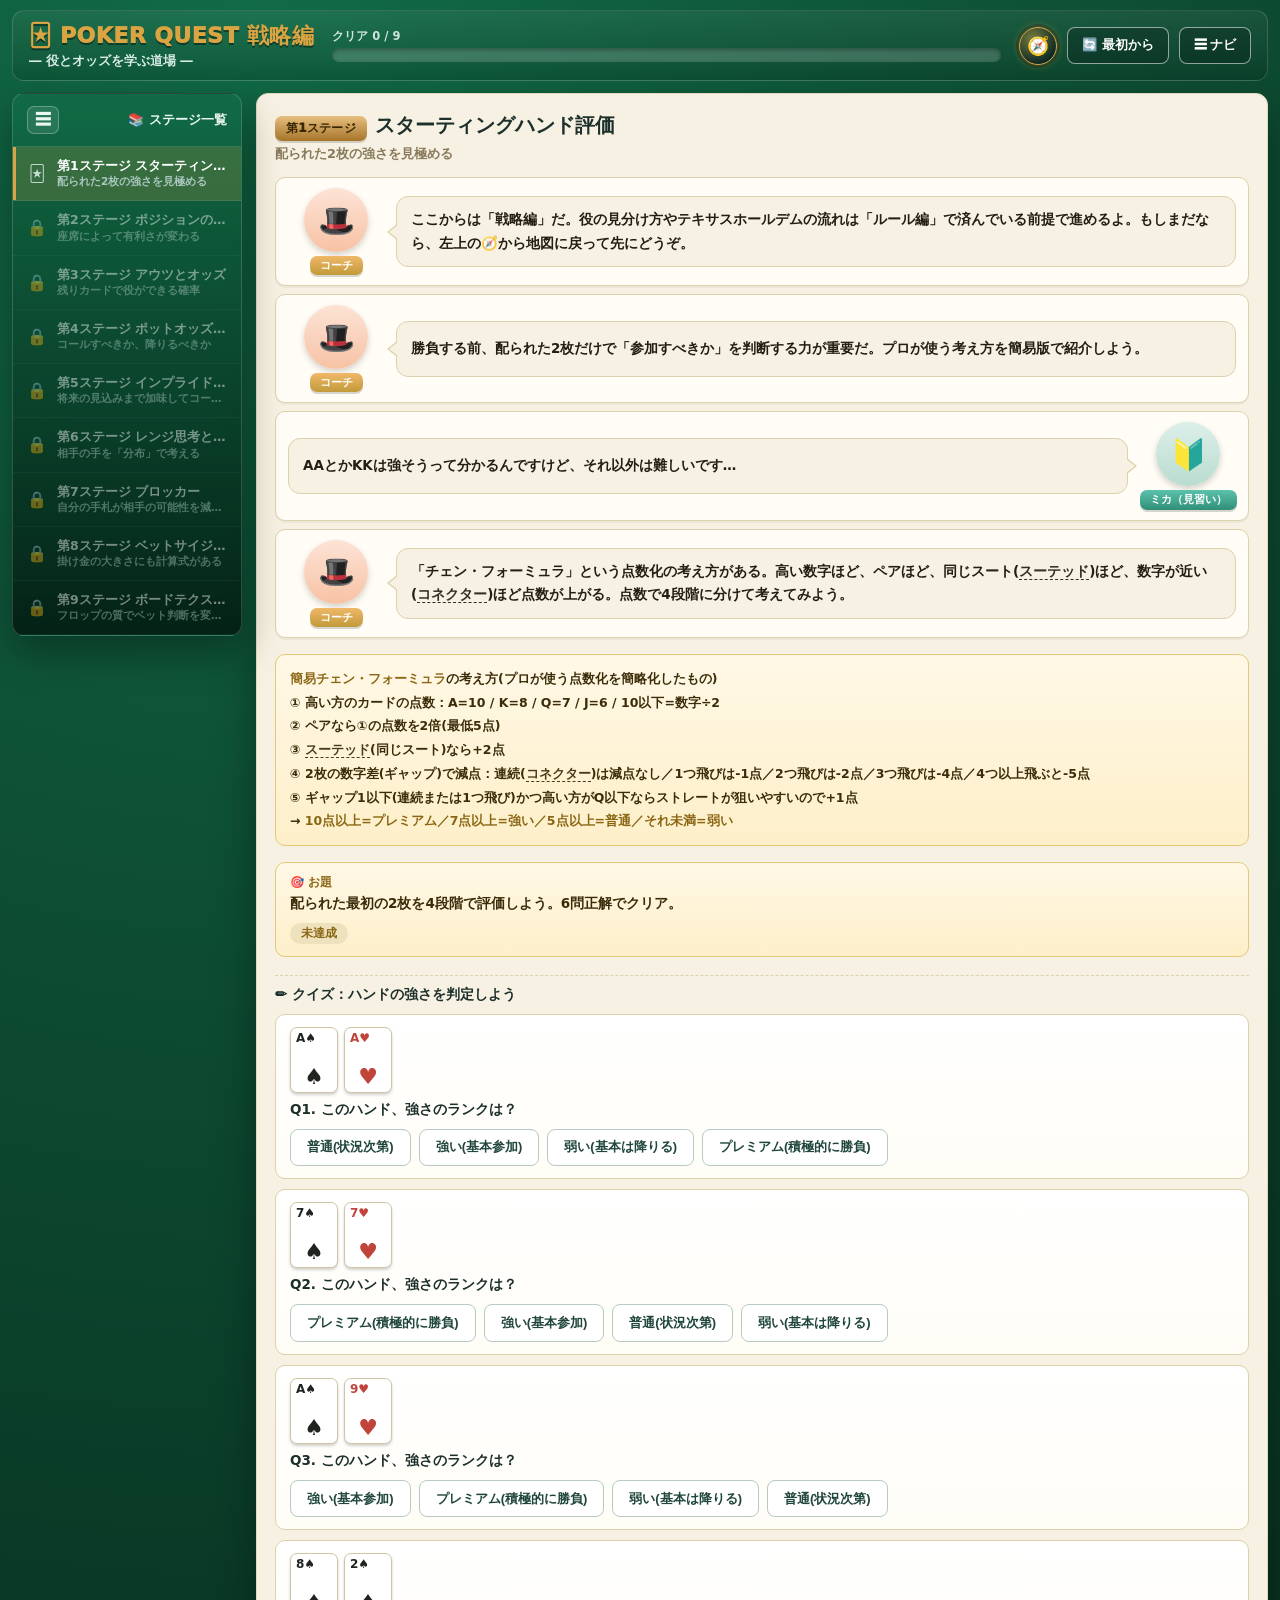
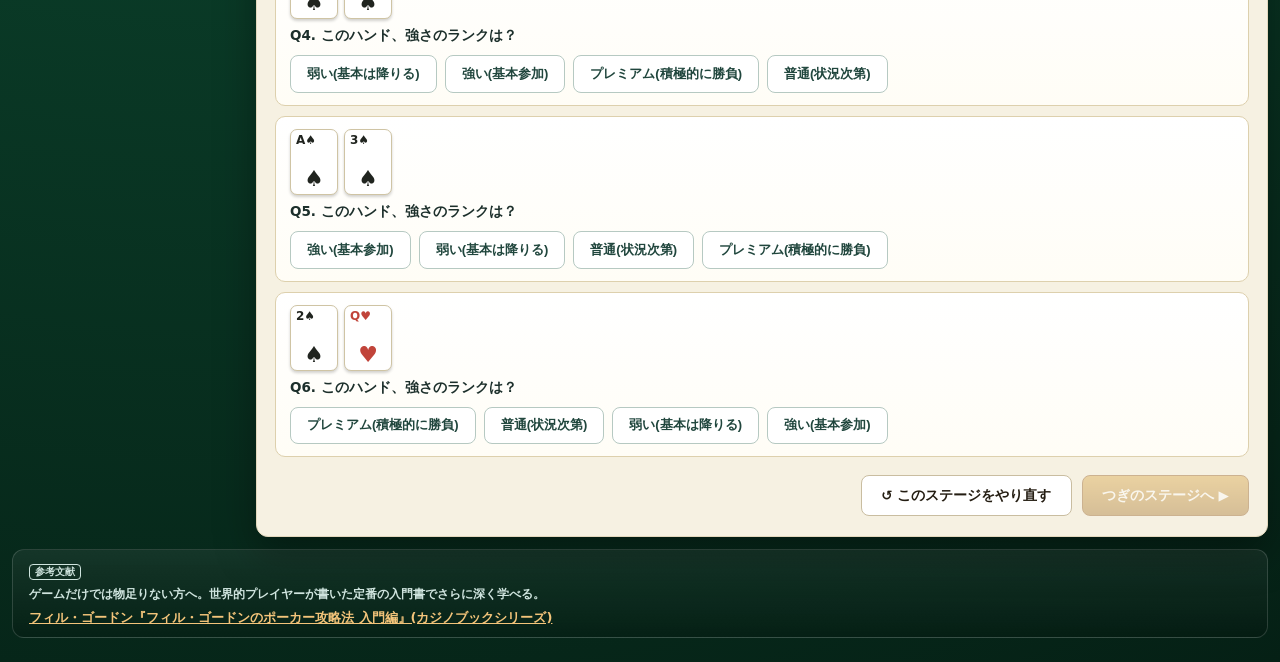
<file: strategy/strategy.html>
<!DOCTYPE html>
<html lang="ja">
<head>
<meta charset="UTF-8">
<meta name="viewport" content="width=device-width, initial-scale=1.0">
<title>POKER QUEST ― ポーカーの役とオッズを学ぶ ―</title>
<!-- Google tag (gtag.js) -->
<script async src="https://www.googletagmanager.com/gtag/js?id=G-9RTQCP2HXM"></script>
<script>
  window.dataLayer = window.dataLayer || [];
  function gtag(){dataLayer.push(arguments);}
  gtag('js', new Date());
  gtag('config', 'G-9RTQCP2HXM');
</script>
<style>
*,*::before,*::after{box-sizing:border-box;margin:0;padding:0}
html{-webkit-text-size-adjust:100%;text-size-adjust:100%}
html,body{max-width:100vw;overflow-x:hidden}
:root{
  --bg1:#0d4b32;--bg2:#116b46;--bg3:#052015;
  --paper:#f6f1e2;--paper2:#fffdf6;--ink:#241d12;--muted:#8a7a5c;--line:#ddd0ad;
  --gold:#d9a441;--gold-dark:#a6742a;
  --felt:#0f6b3f;--felt-dark:#083c23;
  --ok:#2f9e5c;--ok-bg:#e6f5ec;--ok-bd:#8fd1ab;
  --ng:#c8433f;--ng-bg:#fbe9e8;--ng-bd:#e79a97;
  --cred:#c1443a;--cblack:#20241f;
  --shadow:0 16px 40px rgba(0,0,0,.35);
  --r:10px;--f:system-ui,-apple-system,"Hiragino Sans","Yu Gothic",sans-serif;
}
body{font-family:var(--f);color:var(--ink);font-weight:600;min-height:100vh;
  background:radial-gradient(circle at 20% 0%,var(--bg2) 0,var(--bg1) 40%,var(--bg3) 100%);}
.app-shell{min-height:100vh;display:flex;flex-direction:column;gap:12px;padding:10px 12px 24px;}

/* Header */
.game-header{display:flex;align-items:center;gap:18px;flex-wrap:wrap;color:#fff;padding:10px 16px;
  background:linear-gradient(180deg,rgba(255,255,255,.06),rgba(0,0,0,.14));border-radius:12px;border:1px solid rgba(255,255,255,.15)}
.brand{display:flex;flex-direction:column;gap:2px;min-width:220px}
.brand-title{font-size:22px;font-weight:950;letter-spacing:.02em;color:var(--gold);text-shadow:0 2px 0 rgba(0,0,0,.4)}
.brand-sub{font-size:12.5px;font-weight:800;color:#d9ece7}
.head-progress-wrap{flex:1;min-width:160px;display:flex;flex-direction:column;gap:4px}
.head-progress-label{font-size:11.5px;color:#cfe4de;font-weight:800}
.head-progress{height:14px;background:rgba(255,255,255,.18);border-radius:999px;overflow:hidden;box-shadow:inset 0 2px 4px rgba(0,0,0,.3)}
.head-progress-fill{height:100%;width:0;background:linear-gradient(90deg,#f3c47a,var(--gold-dark));border-radius:999px;transition:width .4s}
.head-reset{padding:9px 14px;border:1.5px solid rgba(255,255,255,.55);border-radius:8px;background:rgba(0,0,0,.2);color:#fff;font-size:12.5px;font-weight:800;cursor:pointer;white-space:nowrap}
.head-reset:hover{background:rgba(255,255,255,.12)}
a.head-reset{text-decoration:none;display:inline-flex;align-items:center}
.head-reset.home-badge{width:38px;height:38px;padding:0;border-radius:50%;justify-content:center;background:radial-gradient(circle at 35% 30%, rgba(217,164,65,.5), rgba(10,40,38,1) 75%);border:1.5px solid var(--gold);box-shadow:0 0 0 3px rgba(0,0,0,.25),0 0 10px -2px var(--gold);font-size:18px}
.head-reset.home-badge:hover{box-shadow:0 0 0 3px rgba(0,0,0,.25),0 0 16px 0 var(--gold);background:rgba(0,0,0,.12);transform:translateY(-2px) scale(1.07)}

/* Header actions (home badge / reset / nav toggle) */
.header-actions{display:flex;align-items:center;gap:10px;margin-left:auto;flex-shrink:0}

/* Layout — off-canvas drawer pattern shared with the other quest games */
.game-layout{display:grid;grid-template-columns:230px minmax(0,1fr);gap:14px;align-items:start;transition:grid-template-columns .25s ease}
.side-backdrop{display:none}

/* Sidebar */
.side-panel{background:linear-gradient(180deg,rgba(17,107,70,.92),rgba(5,32,21,.95));border:1px solid rgba(255,255,255,.16);
  border-radius:12px;box-shadow:var(--shadow);overflow:hidden;position:sticky;top:10px;transition:width .25s ease}
.side-head{padding:12px 14px;font-size:13px;font-weight:900;color:#eaf6f2;border-bottom:1px solid rgba(255,255,255,.14);
  display:flex;align-items:center;gap:8px;min-height:20px}
.side-head-text{white-space:nowrap}
.side-toggle{width:32px;height:28px;border:1px solid rgba(255,255,255,.28);border-radius:7px;background:rgba(255,255,255,.10);
  color:#eaf6f2;font-weight:950;font-size:16px;cursor:pointer;line-height:1;flex-shrink:0}
.side-list{display:flex;flex-direction:column}
.side-item{display:flex;align-items:center;gap:10px;padding:11px 14px;border-bottom:1px solid rgba(255,255,255,.09);
  color:#c8ded7;cursor:pointer;user-select:none;touch-action:manipulation;min-width:0}
.side-item:hover{background:rgba(255,255,255,.06)}
.side-item.active{background:rgba(217,164,65,.2);box-shadow:inset 3px 0 0 var(--gold)}
.side-item.locked{opacity:.45;cursor:not-allowed}
.side-icon{font-size:16px;width:20px;text-align:center;flex-shrink:0}
.side-text{min-width:0}
.side-main{font-size:12.5px;font-weight:900;line-height:1.3;color:#fff;white-space:nowrap;overflow:hidden;text-overflow:ellipsis}
.side-sub{font-size:10.5px;color:#a9c7be;margin-top:1px;white-space:nowrap;overflow:hidden;text-overflow:ellipsis}

/* collapsed (icon-rail / off-canvas) state, toggled via #app-shell.side-collapsed */
.app-shell.side-collapsed .game-layout{grid-template-columns:64px minmax(0,1fr)}
.app-shell.side-collapsed .side-panel{width:64px}
.app-shell.side-collapsed .side-head{justify-content:center;padding:8px 6px}
.app-shell.side-collapsed .side-head-text{display:none}
.app-shell.side-collapsed .side-item{justify-content:center;padding:11px 6px}
.app-shell.side-collapsed .side-item .side-text{display:none}

/* Desktop: sidebar always fully expanded regardless of toggle state */
@media(min-width:901px){
  .app-shell.side-collapsed .game-layout{grid-template-columns:230px minmax(0,1fr) !important}
  .app-shell.side-collapsed .side-panel{width:auto !important}
  .app-shell.side-collapsed .side-head{justify-content:space-between !important;padding:12px 14px !important}
  .app-shell.side-collapsed .side-head-text{display:block !important}
  .app-shell.side-collapsed .side-item{justify-content:flex-start !important;padding:11px 14px !important}
  .app-shell.side-collapsed .side-item .side-text{display:block !important}
}
/* Tablet: collapsed = icon rail */
@media(max-width:900px){
  .game-layout{grid-template-columns:64px minmax(0,1fr);gap:8px}
  .app-shell:not(.side-collapsed) .game-layout{grid-template-columns:210px minmax(0,1fr)}
  .side-panel{position:sticky;top:8px}
}
/* Mobile: collapsed = fully hidden off-canvas drawer */
@media(max-width:700px){
  .game-layout{grid-template-columns:1fr}
  .app-shell.side-collapsed .game-layout,
  .app-shell:not(.side-collapsed) .game-layout{grid-template-columns:1fr}
  .side-panel{position:fixed;top:0;left:0;width:min(82vw,300px);height:100vh;height:100dvh;
    border-radius:0;transform:translateX(-100%);transition:transform .25s ease;
    box-shadow:10px 0 30px rgba(0,0,0,.45);overflow-y:auto;z-index:80}
  .app-shell.side-collapsed .side-panel{transform:translateX(-100%)}
  .app-shell:not(.side-collapsed) .side-panel{transform:translateX(0)}
  .side-backdrop{display:none;position:fixed;inset:0;background:rgba(6,12,18,.55);z-index:70}
  .app-shell:not(.side-collapsed) .side-backdrop{display:block}
  .game-header{padding:8px 12px}
}

/* Main area */
.main-area{background:var(--paper);border:1px solid #e3d8bd;border-radius:12px;padding:18px 18px 20px;box-shadow:var(--shadow);min-height:520px}
.chapter-head{margin-bottom:12px}
.chapter-badge{display:inline-block;background:linear-gradient(#e8c07f,var(--gold-dark));color:#3a2705;border-radius:7px;
  padding:4px 11px;font-size:12px;font-weight:950;letter-spacing:.02em;margin-right:8px;box-shadow:0 2px 0 rgba(0,0,0,.15)}
.chapter-title{display:inline;font-size:20px;font-weight:950;color:#1c2f2b}
.chapter-sub{font-size:13px;color:var(--muted);margin-top:4px;font-weight:700}

/* Dialogue */
.dialogue-scene{display:flex;flex-direction:column;gap:8px;margin:14px 0 16px}
.dialog-row{display:grid;grid-template-columns:96px minmax(0,1fr);gap:12px;align-items:stretch;border:1px solid var(--line);background:var(--paper2);border-radius:10px;padding:10px 12px;box-shadow:0 2px 0 rgba(0,0,0,.04)}
.dialog-row.right{grid-template-columns:minmax(0,1fr) 96px}
.dialog-row.right .dialog-character{order:2}
.dialog-row.right .dialog-bubble{order:1}
.dialog-character{display:flex;flex-direction:column;align-items:center;justify-content:center;gap:4px;min-width:0}
.dialog-avatar{width:64px;height:64px;border-radius:50%;display:flex;align-items:center;justify-content:center;font-size:30px;box-shadow:0 3px 6px rgba(0,0,0,.18);flex-shrink:0}
.dialog-avatar.coach{background:linear-gradient(#fde3d6,#f7c2a4)}
.dialog-avatar.stu{background:linear-gradient(#dcefe9,#b9dcd0)}
.dialog-name{padding:3px 10px;border-radius:7px;color:#fff;font-weight:900;font-size:11px;line-height:1.2;box-shadow:0 2px 0 rgba(0,0,0,.16);white-space:nowrap;text-align:center}
.dialog-name.coach{background:linear-gradient(#f0b868,#c19a3a)}
.dialog-name.stu{background:linear-gradient(#5cc2ab,#2f8f78)}
.dialog-bubble{position:relative;align-self:center;background:var(--paper);border:1px solid var(--line);border-radius:12px;padding:11px 14px;color:var(--ink);font-size:13.5px;line-height:1.75;font-weight:700;min-height:56px;display:flex;flex-direction:column;justify-content:center}
.dialog-bubble::before{content:"";position:absolute;left:-10px;top:50%;transform:translateY(-50%);width:0;height:0;border-top:8px solid transparent;border-bottom:8px solid transparent;border-right:10px solid var(--line)}
.dialog-bubble::after{content:"";position:absolute;left:-8px;top:50%;transform:translateY(-50%);width:0;height:0;border-top:7px solid transparent;border-bottom:7px solid transparent;border-right:9px solid var(--paper)}
.dialog-row.right .dialog-bubble::before{left:auto;right:-10px;border-right:0;border-left:10px solid var(--line)}
.dialog-row.right .dialog-bubble::after{left:auto;right:-8px;border-right:0;border-left:9px solid var(--paper)}
@media (max-width:700px){
  .dialog-row,.dialog-row.right{grid-template-columns:74px minmax(0,1fr);padding:8px;gap:8px}
  .dialog-row.right .dialog-character{order:0}
  .dialog-row.right .dialog-bubble{order:1}
  .dialog-avatar{width:52px;height:52px;font-size:24px}
  .dialog-name{font-size:9.5px;padding:3px 7px}
  .dialog-bubble{font-size:13px;padding:9px 11px;min-height:0}
  .dialog-row.right .dialog-bubble::before{left:-10px;right:auto;border-left:0;border-right:10px solid var(--line)}
  .dialog-row.right .dialog-bubble::after{left:-8px;right:auto;border-left:0;border-right:9px solid var(--paper)}
}

/* Mission box */
.mission-box{background:linear-gradient(180deg,#fff8e6,#fdefc9);border:1px solid #e3c877;border-radius:10px;padding:12px 14px;margin-bottom:14px}
.mission-label{font-size:11.5px;font-weight:950;color:#8a6614;margin-bottom:3px}
.mission-text{font-size:13.5px;color:#3a2c08;font-weight:700;line-height:1.6}
.mission-status{display:inline-block;margin-top:8px;padding:3px 11px;border-radius:999px;font-size:11.5px;font-weight:900;
  background:#eee1bd;color:#8a6614}
.mission-status.ok{background:var(--ok-bg);color:var(--ok);border:1px solid var(--ok-bd)}

/* Stage nav / buttons */
.stage-nav{display:flex;justify-content:flex-end;gap:10px;margin-top:18px;flex-wrap:wrap}
.btn{border:1px solid #c9bda0;background:#fff;border-radius:8px;padding:.65rem 1.2rem;font-size:13.5px;cursor:pointer;
  color:var(--ink);font-family:var(--f);font-weight:800;touch-action:manipulation;-webkit-tap-highlight-color:transparent}
.btn:hover{background:#f4efe0}
.btn:disabled{opacity:.4;cursor:not-allowed}
.btn-primary{background:linear-gradient(#d9a441,#a6742a);border-color:#8f5518;color:#fff;box-shadow:0 3px 0 #6f430f}
.btn-primary:hover{opacity:.92;background:linear-gradient(#d9a441,#a6742a)}
.btn-primary:disabled{opacity:.4;cursor:not-allowed;box-shadow:none}

/* Generic choice buttons / quiz */
.choice-list{display:flex;flex-wrap:wrap;gap:8px;margin-top:10px}
.choice-btn{border:1.5px solid #b6c9c2;background:#fff;border-radius:8px;padding:.55rem 1rem;font-size:13px;font-weight:800;
  cursor:pointer;color:#20463d;touch-action:manipulation;text-align:left}
.choice-btn:hover{background:#eef7f3}
.choice-btn.choice-ok{background:var(--ok-bg);border-color:var(--ok-bd);color:var(--ok)}
.choice-btn.choice-ng{background:var(--ng-bg);border-color:var(--ng-bd);color:var(--ng)}
.quiz-q{font-size:13.5px;font-weight:850;color:#1c2f2b;margin-top:4px}
.quiz-head{font-size:14px;font-weight:950;color:#1c2f2b;margin:18px 0 10px;padding-top:10px;border-top:1px dashed var(--line)}
.quiz-card{background:linear-gradient(180deg,#fff,var(--paper2));border:1px solid var(--line);border-radius:10px;padding:12px 14px;margin-bottom:10px}
.quiz-card .hand-row,.quiz-card .vs-row,.quiz-card .hand-block{margin-bottom:8px}
.quiz-explain{margin-top:9px;font-size:12.5px;line-height:1.6;color:#3a2c08;background:#fff8e6;border:1px solid #e3c877;border-radius:8px;padding:8px 10px}

/* Playing cards */
.hand-row{display:flex;flex-wrap:wrap;gap:6px}
.hand-block{margin-bottom:10px}
.hand-label{font-size:11px;font-weight:900;color:var(--muted);margin-bottom:5px}
.pcard{width:48px;height:66px;background:#fff;border:1px solid #cfc4a4;border-radius:7px;box-shadow:0 2px 3px rgba(0,0,0,.18);
  display:flex;flex-direction:column;justify-content:space-between;padding:4px 5px;flex-shrink:0}
.pcard-corner{font-size:12px;font-weight:900;line-height:1}
.pcard-suit-big{font-size:22px;text-align:center;line-height:1}
.pcard.red{color:var(--cred)}
.pcard.black{color:var(--cblack)}

/* Reference table (stage 1) */
.ref-head{font-size:14px;font-weight:950;color:#1c2f2b;margin-bottom:10px}
.ref-table{display:flex;flex-direction:column;gap:6px;margin-bottom:8px}
.ref-row{display:grid;grid-template-columns:26px auto minmax(0,1fr);gap:12px;align-items:center;background:#fff;border:1px solid var(--line);border-radius:8px;padding:8px 10px}
.ref-rank{font-size:12px;font-weight:950;color:#fff;background:var(--gold-dark);border-radius:50%;width:22px;height:22px;display:flex;align-items:center;justify-content:center}
.ref-cards{display:flex;gap:3px}
.ref-cards .pcard{width:34px;height:47px;padding:2px 3px}
.ref-cards .pcard-corner{font-size:9px}
.ref-cards .pcard-suit-big{font-size:15px}
.ref-name{font-size:12.5px;font-weight:900;color:#1c2f2b}
.ref-desc{font-size:11px;color:var(--muted);margin-top:1px}
@media(max-width:560px){.ref-row{grid-template-columns:22px minmax(0,1fr);grid-template-areas:"n c" ". i"}
  .ref-rank{grid-area:n}.ref-cards{grid-area:c}.ref-info{grid-area:i}}

/* Interactive Hold'em flow diagram + stepper (stage 3: holdem rules) */
.pcard.back{background:repeating-linear-gradient(45deg,var(--felt),var(--felt) 4px,var(--felt-dark) 4px,var(--felt-dark) 8px);border-color:rgba(255,255,255,.35)}
.pcard.back.dim{opacity:.35}
.holdem-diagram{padding:16px}
.holdem-phase-tag{display:inline-block;font-size:10.5px;font-weight:950;color:#123;background:#e8c07f;border-radius:5px;padding:2px 9px;margin-bottom:8px}
.holdem-flow-banner{display:flex;align-items:center;gap:8px;flex-wrap:wrap;font-size:14px;font-weight:900;color:#fff;margin-bottom:10px}
.action-pill{display:inline-block;padding:2px 10px;border-radius:999px;font-size:11px;font-weight:950;color:#fff;flex-shrink:0}
.action-pill.deal,.action-pill.board{background:#6b7280}
.action-pill.sb,.action-pill.bb{background:#4d7fc9}
.action-pill.check{background:#6b7280}
.action-pill.bet{background:#b8791f}
.action-pill.call{background:#2f9e5c}
.action-pill.raise{background:#c1443a}
.action-pill.fold{background:#7a3530}
.action-pill.showdown{background:var(--gold-dark)}
.holdem-pot{text-align:center;color:#f3d99a;font-weight:950;font-size:14px;margin-bottom:10px}
.holdem-board-row{display:flex;justify-content:center;gap:6px;flex-wrap:wrap}
.holdem-seats{display:flex;justify-content:center;gap:10px;flex-wrap:wrap;margin-top:16px}
.holdem-seat{display:flex;flex-direction:column;align-items:center;gap:6px;background:rgba(0,0,0,.22);border-radius:10px;padding:10px 12px;min-width:108px;transition:opacity .2s}
.holdem-seat.you{background:rgba(217,164,65,.22);border:1px solid var(--gold)}
.holdem-seat.winner{outline:2px solid #8ef0b0;box-shadow:0 0 0 3px rgba(142,240,176,.25)}
.holdem-seat.folded{opacity:.45}
.holdem-seat-name{color:#fff;font-size:11.5px;font-weight:900;white-space:nowrap}
.holdem-seat-cards{display:flex;gap:3px}
.holdem-seat-cards .pcard{width:34px;height:47px;padding:2px 3px}
.holdem-seat-cards .pcard-corner{font-size:9px}
.holdem-seat-cards .pcard-suit-big{font-size:15px}
.holdem-seat-chip{font-size:10.5px;color:#f3d99a;font-weight:800;background:rgba(0,0,0,.3);border-radius:999px;padding:2px 10px;min-height:16px;text-align:center;white-space:nowrap}
.holdem-seat-chip.chip-blind{background:rgba(77,127,201,.6);color:#fff}
.holdem-seat-chip.chip-check{background:rgba(107,114,128,.55);color:#fff}
.holdem-seat-chip.chip-bet{background:rgba(184,121,31,.65);color:#fff}
.holdem-seat-chip.chip-call{background:rgba(47,158,92,.6);color:#fff}
.holdem-seat-chip.chip-raise{background:rgba(193,68,58,.65);color:#fff}
.holdem-seat-chip.chip-fold{background:rgba(122,53,48,.6);color:#fff}
.holdem-seat-chip.chip-order{background:rgba(0,0,0,.4);color:#f3d99a;font-weight:950}

/* Circular table diagram (position stage): seats placed around an oval,
   like looking down at a real table. No fixed "you" seat (the button
   rotates every hand), no per-seat number/action badges — captions plus
   ring-highlight states (start/acting/resolved/blind) carry the teaching. */
.poker-oval-wrap{position:relative;width:100%;max-width:440px;aspect-ratio:1.4;margin:4px auto 0}
.poker-oval-felt{position:absolute;inset:0;border-radius:50%;background:radial-gradient(ellipse at center, var(--felt) 0%, var(--felt-dark) 100%);box-shadow:inset 0 0 26px rgba(0,0,0,.4)}
.poker-oval-seat{position:absolute;transform:translate(-50%,-50%);display:flex;flex-direction:column;align-items:center}
.poker-oval-seat-badge{width:46px;height:46px;border-radius:50%;background:rgba(0,0,0,.35);border:2px solid rgba(255,255,255,.3);
  display:flex;align-items:center;justify-content:center;color:#fff;font-size:10px;font-weight:900;text-align:center;line-height:1.1;padding:2px}
.poker-oval-seat.blind .poker-oval-seat-badge{border-color:#4d7fc9;box-shadow:0 0 0 4px rgba(77,127,201,.3)}
.poker-oval-seat.start .poker-oval-seat-badge{border-color:#8ef0b0;box-shadow:0 0 0 4px rgba(142,240,176,.3)}
.poker-oval-seat.acting .poker-oval-seat-badge{border-color:#f3d99a;box-shadow:0 0 0 5px rgba(243,217,154,.3)}
.poker-oval-seat.resolved .poker-oval-seat-badge{opacity:.5}
.poker-oval-seat.zone-early .poker-oval-seat-badge{border-color:#e2664d;box-shadow:0 0 0 4px rgba(226,102,77,.35)}
.poker-oval-seat.zone-mid .poker-oval-seat-badge{border-color:#e0b64d;box-shadow:0 0 0 4px rgba(224,182,77,.35)}
.poker-oval-seat.zone-late .poker-oval-seat-badge{border-color:#5ec98f;box-shadow:0 0 0 4px rgba(94,201,143,.35)}
.poker-oval-zone-tag{text-align:center;font-size:12px;font-weight:900;margin-top:8px;padding:3px 10px;border-radius:999px;display:inline-block}
.poker-oval-zone-wrap{text-align:center}
.holdem-caption{color:#e5f2eb;font-size:12.5px;line-height:1.7;margin-top:14px;background:rgba(0,0,0,.2);border-radius:8px;padding:10px 12px}
.step-controls{display:flex;align-items:center;justify-content:center;gap:14px;margin:14px 0}
.step-progress{font-size:12px;color:var(--muted);font-weight:800;min-width:60px;text-align:center}

/* Main pot / side pot mini-diagram (all-in scenario) */
.action-pill.allin{background:#8b3fae}
.action-pill.split{background:#8b3fae}
.holdem-seat-chip.chip-allin{background:rgba(139,63,174,.65);color:#fff}
.holdem-seat-stack{font-size:10px;color:#a9c7be;margin-top:-2px}
.pot-split-row{display:flex;justify-content:center;gap:14px;flex-wrap:wrap;margin-bottom:4px}
.pot-split-box{background:rgba(0,0,0,.25);border-radius:10px;padding:8px 18px;text-align:center;min-width:120px}
.pot-split-box.side{background:rgba(139,63,174,.22)}
.pot-split-label{font-size:10.5px;color:#cfe4de;font-weight:800}
.pot-split-amount{font-size:17px;color:#f3d99a;font-weight:950}
.pot-split-eligible{font-size:10px;color:#a9c7be;margin-top:2px;line-height:1.5}
.holdem-seat-result-tag{display:inline-block;font-size:9.5px;font-weight:950;color:#123;background:#8ef0b0;border-radius:5px;padding:1px 7px;margin-top:4px}
.holdem-seat-result-tag.side{background:#d8b6f0}

.action-grid{display:grid;grid-template-columns:1fr;gap:6px;margin-top:6px}
@media(min-width:520px){.action-grid{grid-template-columns:1fr 1fr}}
.action-item{font-size:12.5px;line-height:1.6}
.action-item b{color:#8a6614}

/* Compare (stage 2) */
.vs-row{display:flex;align-items:center;gap:12px;flex-wrap:wrap}
.vs-divider{font-size:13px;font-weight:950;color:var(--gold-dark);flex-shrink:0}

/* Chen formula box (stage 4) */
.chen-box{background:linear-gradient(180deg,#fff8e6,#fdefc9);border:1px solid #e3c877;border-radius:10px;padding:12px 14px;margin-bottom:16px;font-size:12.5px;line-height:1.9;color:#3a2c08}
.chen-box b{color:#8a6614}

/* Bet sizing stage: concrete 3-trial worked example */
.bluff-trials{display:flex;flex-direction:column;gap:8px;margin-bottom:16px}
.bluff-trial{display:grid;grid-template-columns:1fr 70px;grid-template-areas:"label result" "desc desc";gap:2px 12px;align-items:center;background:#fff;border:1px solid var(--line);border-radius:8px;padding:10px 12px}
.bluff-trial-label{grid-area:label;font-size:12.5px;font-weight:900;color:#1c2f2b}
.bluff-trial-result{grid-area:result;font-size:20px;font-weight:950;text-align:right}
.bluff-trial-result.plus{color:var(--ok)}
.bluff-trial-result.minus{color:var(--ng)}
.bluff-trial-desc{grid-area:desc;font-size:11.5px;color:var(--muted);line-height:1.5}

/* Position stage: reference table + "who is acting" highlight */
.pos-table{display:flex;flex-direction:column;gap:6px;margin-bottom:16px}
.pos-row{display:grid;grid-template-columns:64px minmax(0,1fr) minmax(0,1fr) 90px;gap:10px;align-items:center;background:#fff;border:1px solid var(--line);border-radius:8px;padding:9px 12px}
.pos-row.head{background:transparent;border:none;padding:0 12px;font-size:10.5px;font-weight:900;color:var(--muted)}
.pos-name{font-size:13px;font-weight:950;color:#1c2f2b}
.pos-cell{font-size:11.5px;color:var(--muted);line-height:1.5}
.pos-cat{font-size:11px;font-weight:900;text-align:center;border-radius:999px;padding:3px 8px}
.pos-cat.early{background:var(--ng-bg);color:var(--ng)}
.pos-cat.mid{background:#fff3d6;color:#8a6614}
.pos-cat.late{background:var(--ok-bg);color:var(--ok)}
.pos-cat.blind{background:#e2ecfb;color:#3a5f9c}
@media(max-width:560px){.pos-row{grid-template-columns:1fr 1fr;grid-template-areas:"n n" "a b" "c c"}.pos-row.head{display:none}
  .pos-name{grid-area:n}.pos-cell:nth-of-type(1){grid-area:a}.pos-cell:nth-of-type(2){grid-area:b}.pos-cat{grid-area:c;justify-self:start}}
.holdem-seat.acting{outline:2px dashed #f3d99a;box-shadow:0 0 0 4px rgba(243,217,154,.18)}

/* Range grid (13x13 starting-hand chart) */
.range-grid-wrap{display:flex;gap:18px;flex-wrap:wrap;justify-content:center;margin-bottom:10px}
.range-grid-block{flex:1;min-width:250px;max-width:360px}
.range-grid-title{font-size:11.5px;font-weight:900;color:#1c2f2b;margin-bottom:6px;text-align:center}
.range-grid{display:grid;grid-template-columns:repeat(13,1fr);gap:2px}
.range-cell{aspect-ratio:1;display:flex;align-items:center;justify-content:center;font-size:8px;font-weight:800;border-radius:2px;color:#1c2f2b}
.range-cell.bucket-premium{background:#2f9e5c;color:#fff}
.range-cell.bucket-strong{background:#8fd1ab}
.range-cell.bucket-playable{background:#f3e08a}
.range-cell.bucket-out{background:#eee6d3;color:#b8ab8c}
.range-legend{display:flex;justify-content:center;gap:12px;flex-wrap:wrap;font-size:10.5px;margin-bottom:16px;color:var(--muted)}
.range-legend-item{display:flex;align-items:center;gap:4px}
.range-legend-swatch{width:12px;height:12px;border-radius:2px;display:inline-block}

/* Blocker combo grid */
.blocker-combo-grid{display:flex;flex-wrap:wrap;gap:10px;justify-content:center;margin-bottom:16px}
.blocker-combo{width:96px;padding:8px;text-align:center;border-radius:8px;border:1.5px solid var(--line);background:#fff}
.blocker-combo .hand-row{justify-content:center;margin-bottom:6px}
.blocker-combo .pcard{width:30px;height:42px;padding:2px 3px}
.blocker-combo .pcard-corner{font-size:8px}
.blocker-combo .pcard-suit-big{font-size:13px}
.blocker-combo-label{font-size:10.5px;font-weight:900}
.blocker-combo.blocked{background:#eee6d3;border-color:#ddd0ad}
.blocker-combo.blocked .pcard{opacity:.4}
.blocker-combo.blocked .blocker-combo-label{color:#b8ab8c}
.blocker-combo.possible{background:var(--ok-bg);border-color:var(--ok-bd)}
.blocker-combo.possible .blocker-combo-label{color:var(--ok)}

/* Scenario info card (outs / pot odds) */
.scenario-info{display:flex;flex-wrap:wrap;gap:6px 16px;background:#fbf7ea;border:1px solid var(--line);border-radius:8px;padding:8px 12px;font-size:12.5px;font-weight:800;color:#3a2c08}
.scenario-info span b{color:var(--gold-dark)}

/* Shared table felt background (used by the position-stage oval table) */
.table-felt{background:radial-gradient(ellipse at center, var(--felt) 0%, var(--felt-dark) 100%);border-radius:14px;padding:16px;box-shadow:inset 0 0 24px rgba(0,0,0,.4)}

/* Ending */
.ending{text-align:center;padding:20px 10px}
.ending h2{font-size:22px;margin-bottom:14px;color:#1c2f2b}
.ending p{font-size:13.5px;line-height:1.8;color:#3a2c08;margin-bottom:16px}
.ending-list{text-align:left;display:inline-block;background:#fff8e6;border:1px solid #e3c877;border-radius:10px;padding:14px 18px;font-size:12.5px;line-height:2;color:#3a2c08;margin-bottom:18px}

/* Book recommendation */
#book-recommend{background:linear-gradient(180deg,rgba(255,255,255,.06),rgba(0,0,0,.14));border:1px solid rgba(255,255,255,.15);border-radius:12px;padding:10px 16px}
.book-recommend-label{display:inline-block;font-size:10px;font-weight:900;color:#cfe4de;border:1px solid #cfe4de;border-radius:4px;padding:0 5px;margin:0 0 6px}
.book-recommend-lead{font-size:12px;color:#cfe4de;margin:0 0 4px;font-weight:700}
#book-recommend a{font-size:13px;color:#f3c47a;font-weight:900;text-decoration:underline}

/* Glossary: clickable jargon terms + popover definition */
.glossary-term{border-bottom:1.5px dashed currentColor;opacity:.92;cursor:help;touch-action:manipulation}
.glossary-term:hover,.glossary-term:active{background:rgba(217,164,65,.22);border-radius:2px}
#glossary-tooltip{position:fixed;z-index:300;max-width:280px;background:#1c2f2b;color:#fff;border:1px solid var(--gold);
  border-radius:8px;padding:10px 30px 10px 12px;font-size:12.5px;line-height:1.6;box-shadow:0 8px 24px rgba(0,0,0,.45);
  display:none}
#glossary-tooltip.show{display:block}
#glossary-tooltip .gt-term{font-weight:950;color:var(--gold);margin-bottom:4px;font-size:12.5px}
#glossary-tooltip .gt-def{color:#eaf6f2}
#glossary-tooltip .gt-close{position:absolute;top:4px;right:6px;width:22px;height:22px;cursor:pointer;color:#cfe4de;
  font-size:14px;background:none;border:none;font-family:inherit}
</style>
</head>
<body>
<div class="app-shell side-collapsed" id="app-shell">
  <header class="game-header">
    <div class="brand">
      <div class="brand-title">🃏 POKER QUEST 戦略編</div>
      <div class="brand-sub">― 役とオッズを学ぶ道場 ―</div>
    </div>
    <div class="head-progress-wrap">
      <div class="head-progress-label" id="progress-label">クリア 0 / 10</div>
      <div class="head-progress"><div class="head-progress-fill" id="progress-fill"></div></div>
    </div>
    <div class="header-actions">
      <a class="head-reset home-badge" href="../index.html" title="ポーカークエスト目次へ" aria-label="ポーカークエスト目次へ">🧭</a>
      <button class="head-reset" id="btn-reset-all">🔄 最初から</button>
      <button class="head-reset" id="head-nav-toggle" title="ステージ一覧の表示切替">☰ ナビ</button>
    </div>
  </header>

  <div class="game-layout">
    <div class="side-backdrop" id="side-backdrop"></div>
    <aside class="side-panel">
      <div class="side-head">
        <button class="side-toggle" id="sidebar-toggle" title="ステージ一覧の表示切替" aria-label="ステージ一覧の表示切替">☰</button>
        <span class="side-head-text">📚 ステージ一覧</span>
      </div>
      <div class="side-list" id="side-list"></div>
    </aside>
    <main class="main-area" id="main-area"></main>
  </div>

  <div id="book-recommend"></div>
</div>

<script>
'use strict';

/* =====================================================================
   utilities
   ===================================================================== */
function qs(sel, root){ return (root||document).querySelector(sel); }
function escapeHtml(s){ return String(s).replace(/&/g,'&amp;').replace(/</g,'&lt;').replace(/>/g,'&gt;'); }
function randInt(min,max){ return min + Math.floor(Math.random()*(max-min+1)); }
function pick(arr){ return arr[randInt(0,arr.length-1)]; }
function shuffleArr(arr){ const a=[...arr]; for(let i=a.length-1;i>0;i--){ const j=randInt(0,i); [a[i],a[j]]=[a[j],a[i]]; } return a; }
function sampleN(arr,n){ return shuffleArr(arr).slice(0,n); }

/* =====================================================================
   glossary: tap a jargon term anywhere in the page to see its definition.
   linkGlossaryIn() walks the rendered text of a container and wraps any
   matching term in a clickable span; a single delegated click listener
   (set up once at boot) shows a positioned tooltip. Re-running
   linkGlossaryIn on already-linked content is a no-op (it skips text
   nodes whose ancestor is already a .glossary-term), so callers can
   call it freely after every re-render without worrying about double-wrapping.
   ===================================================================== */
const GLOSSARY = {
  'ホールカード': '自分だけに配られる、他のプレイヤーには見せない2枚の手札。',
  'コミュニティカード': 'テーブル中央に公開される、全員で共有するカード(フロップ3枚+ターン1枚+リバー1枚の計5枚)。',
  'プリフロップ': 'ホールカードが配られた直後、コミュニティカードがまだ1枚も公開されていない最初のベッティングラウンド。手札2枚だけを頼りに判断する。',
  'ポストフロップ': 'フロップが公開されて以降の総称。フロップ・ターン・リバーの3つのベッティングラウンドをまとめてこう呼ぶ。手札に加えて公開されたコミュニティカードの情報も使って判断できる。',
  'フロップ': '最初に公開される3枚のコミュニティカード。ここから2回目のベッティングラウンドが始まる。',
  'ターン': 'フロップの次に公開される4枚目のコミュニティカード。',
  'リバー': '最後に公開される5枚目のコミュニティカード。',
  'ショーダウン': '最後まで残ったプレイヤー同士でカードを見せ合い、役の強さを比べること。',
  'キッカー': '役の直接の構成には使わない、残りのカード。同じ役同士の勝敗を決める材料になる。',
  'スーテッド': '2枚の手札が同じスート(マーク)であること。役や強さの計算にプラスに働く。',
  'コネクター': '2枚の手札の数字が連続していること(例：9と8)。ストレートを狙いやすい。',
  'ブラインド': 'プリフロップで強制的に賭けさせられる少額のベット。',
  'スモールブラインド': 'ブラインドのうち少ない方の額。ボタンの次に座る人が払う。',
  'ビッグブラインド': 'ブラインドのうち多い方の額。スモールブラインドの次に座る人が払う。',
  'オールイン': '残っているチップをすべて賭けること。それ以上は賭けようがない。',
  'メインポット': 'オールインが起きたとき、参加者全員が獲得資格を持つポットの部分。',
  'サイドポット': 'オールインした人より多く賭けた人たちだけが獲得資格を持つ、追加のポット。',
  'ポジション': 'テーブル上の座席の位置。行動する順番と、得られる情報量を左右する。',
  'ボタン': 'ディーラー役を示す印。この位置にいる人は、フロップ以降は常に最後に行動できる。',
  'アウツ': '今の手札を、より強い役に完成させてくれる残りのカードの枚数。',
  'ドロー': '役があと少しで完成しそうな、未完成の状態。',
  'ポットオッズ': 'コールに必要な金額と、獲得できるポットの大きさの比率から計算する「必要勝率」。',
  'エクイティ': '今の時点での、自分が最終的に勝てる見込みの確率。',
  '期待値': '長期的に見たときの、平均的な損得の見込み。プラスなら得(+EV)、マイナスなら損(-EV)。',
  'レンジ': '相手が持っている可能性のある手札の範囲(分布)。1つの手に決め打ちしない考え方。',
  'ハンドリーディング': '相手の行動から、持っている手札のレンジを読み取る技術。',
  'ブラフ': '弱い手なのに強い手のふりをして、相手を降ろさせるための賭け方。',
};
const GLOSSARY_REGEX = new RegExp('(' + Object.keys(GLOSSARY).sort((a,b)=>b.length-a.length).map(t=>t.replace(/[.*+?^${}()|[\]\\]/g,'\\$&')).join('|') + ')');
function linkGlossaryIn(root){
  if(!root) return;
  const walker = document.createTreeWalker(root, NodeFilter.SHOW_TEXT);
  const targets = [];
  let node;
  while((node = walker.nextNode())){
    if(!node.nodeValue || !GLOSSARY_REGEX.test(node.nodeValue)) continue;
    let el = node.parentElement, skip = false;
    while(el && el!==root){
      if(el.tagName==='BUTTON' || el.tagName==='H2' || el.classList.contains('glossary-term') || el.classList.contains('choice-btn') || el.classList.contains('chapter-title')){ skip = true; break; }
      el = el.parentElement;
    }
    if(!skip) targets.push(node);
  }
  targets.forEach(textNode=>{
    const parts = textNode.nodeValue.split(GLOSSARY_REGEX);
    if(parts.length<=1) return;
    // Wrap everything in a single inline <span> (not a bare DocumentFragment) so
    // that replacing the one original text node still leaves exactly one child
    // in the parent — this matters because several containers in this app use
    // display:flex (e.g. .dialog-bubble), where multiple top-level sibling
    // nodes would each become their own flex item and stack on separate lines.
    const wrap = document.createElement('span');
    parts.forEach((part,i)=>{
      if(!part) return;
      if(i%2===1){
        const span = document.createElement('span');
        span.className = 'glossary-term';
        span.textContent = part;
        span.dataset.term = part;
        wrap.appendChild(span);
      } else {
        wrap.appendChild(document.createTextNode(part));
      }
    });
    textNode.parentNode.replaceChild(wrap, textNode);
  });
}
function showGlossaryTooltip(span){
  const def = GLOSSARY[span.dataset.term];
  if(!def) return;
  let tip = document.getElementById('glossary-tooltip');
  if(!tip){
    tip = document.createElement('div');
    tip.id = 'glossary-tooltip';
    tip.innerHTML = '<button class="gt-close" aria-label="閉じる">✕</button><div class="gt-term"></div><div class="gt-def"></div>';
    document.body.appendChild(tip);
    tip.querySelector('.gt-close').addEventListener('click', (e)=>{ e.stopPropagation(); hideGlossaryTooltip(); });
  }
  tip.querySelector('.gt-term').textContent = span.dataset.term;
  tip.querySelector('.gt-def').textContent = def;
  tip.classList.remove('show'); tip.style.visibility = 'hidden'; tip.classList.add('show');
  const rect = span.getBoundingClientRect();
  const tw = tip.offsetWidth, th = tip.offsetHeight;
  let left = rect.left, top = rect.bottom + 6;
  if(left + tw > window.innerWidth - 8) left = window.innerWidth - tw - 8;
  if(left < 8) left = 8;
  if(top + th > window.innerHeight - 8) top = rect.top - th - 6;
  if(top < 8) top = 8;
  tip.style.left = left + 'px';
  tip.style.top = top + 'px';
  tip.style.visibility = '';
}
function hideGlossaryTooltip(){
  const tip = document.getElementById('glossary-tooltip');
  if(tip) tip.classList.remove('show');
}
document.addEventListener('click', (e)=>{
  const term = e.target.closest('.glossary-term');
  if(term){ e.stopPropagation(); showGlossaryTooltip(term); return; }
  if(!e.target.closest('#glossary-tooltip')) hideGlossaryTooltip();
});

/* =====================================================================
   card model
   ===================================================================== */
const SUITS = ['s','h','d','c'];
const SUIT_SYMBOL = {s:'♠',h:'♥',d:'♦',c:'♣'};
function mkCard(rank,suit){ return {rank,suit}; }
function rankLabel(r){ return r===14?'A': r===13?'K': r===12?'Q': r===11?'J': String(r); }
function cardHtml(card){
  const red = card.suit==='h'||card.suit==='d';
  return `<div class="pcard ${red?'red':'black'}"><div class="pcard-corner">${rankLabel(card.rank)}${SUIT_SYMBOL[card.suit]}</div><div class="pcard-suit-big">${SUIT_SYMBOL[card.suit]}</div></div>`;
}
function freshDeck(){ const d=[]; SUITS.forEach(s=>{ for(let r=2;r<=14;r++) d.push(mkCard(r,s)); }); return d; }
function randDistinctRanks(n){
  const pool=[]; for(let r=2;r<=14;r++) pool.push(r);
  return sampleN(pool,n);
}

/* =====================================================================
   hand evaluator (verified against brute-force outs counting & many
   randomized category checks before shipping)
   ===================================================================== */
function evaluate5(cards){
  const ranksSorted = cards.map(c=>c.rank).sort((a,b)=>b-a);
  const suits = cards.map(c=>c.suit);
  const isFlush = suits.every(s=>s===suits[0]);
  const uniqueRanks = [...new Set(ranksSorted)];
  let isStraight=false, straightHigh=0;
  if(uniqueRanks.length===5){
    if(uniqueRanks[0]-uniqueRanks[4]===4){ isStraight=true; straightHigh=uniqueRanks[0]; }
    else if(JSON.stringify(uniqueRanks)===JSON.stringify([14,5,4,3,2])){ isStraight=true; straightHigh=5; }
  }
  const counts = {};
  ranksSorted.forEach(r=>counts[r]=(counts[r]||0)+1);
  const groups = Object.entries(counts).map(([r,c])=>({rank:Number(r),count:c}))
     .sort((a,b)=> b.count-a.count || b.rank-a.rank);

  if(isStraight && isFlush) return {cat:8, tie:[straightHigh]};
  if(groups[0].count===4) return {cat:7, tie:[groups[0].rank, groups[1].rank]};
  if(groups[0].count===3 && groups[1] && groups[1].count>=2) return {cat:6, tie:[groups[0].rank, groups[1].rank]};
  if(isFlush) return {cat:5, tie:ranksSorted};
  if(isStraight) return {cat:4, tie:[straightHigh]};
  if(groups[0].count===3) return {cat:3, tie:[groups[0].rank, ...groups.slice(1).map(g=>g.rank)]};
  if(groups[0].count===2 && groups[1] && groups[1].count===2){
    const kicker = groups[2].rank;
    return {cat:2, tie:[groups[0].rank, groups[1].rank, kicker]};
  }
  if(groups[0].count===2) return {cat:1, tie:[groups[0].rank, ...groups.slice(1).map(g=>g.rank)]};
  return {cat:0, tie:ranksSorted};
}
function compareEval(a,b){
  if(a.cat!==b.cat) return a.cat-b.cat;
  for(let i=0;i<Math.max(a.tie.length,b.tie.length);i++){
    const av=a.tie[i]||0, bv=b.tie[i]||0;
    if(av!==bv) return av-bv;
  }
  return 0;
}
function kCombinations(arr, k){
  const results=[];
  function helper(start, combo){
    if(combo.length===k){ results.push([...combo]); return; }
    for(let i=start;i<arr.length;i++){ combo.push(arr[i]); helper(i+1,combo); combo.pop(); }
  }
  helper(0,[]);
  return results;
}
function bestOf(cards){
  const combos = cards.length===5 ? [cards] : kCombinations(cards,5);
  let best=null, bestCombo=null;
  combos.forEach(c=>{ const e=evaluate5(c); if(!best || compareEval(e,best)>0){ best=e; bestCombo=c; } });
  return {eval:best, cards:bestCombo};
}
const CAT_NAMES = ['ハイカード','ワンペア','ツーペア','スリーカード','ストレート','フラッシュ','フルハウス','フォーカード','ストレートフラッシュ'];
function catDisplayName(ev){ return (ev.cat===8 && ev.tie[0]===14) ? 'ロイヤルフラッシュ' : CAT_NAMES[ev.cat]; }

/* =====================================================================
   simplified Chen-formula starting hand score
   ===================================================================== */
function cardVal(r){ if(r===14) return 10; if(r===13) return 8; if(r===12) return 7; if(r===11) return 6; return r/2; }
function chenScore(r1,r2,suited){
  const hi=Math.max(r1,r2), lo=Math.min(r1,r2);
  let score = cardVal(hi);
  if(r1===r2){ return Math.max(score*2, 5); }
  if(suited) score += 2;
  const gap = hi-lo-1;
  if(gap===1) score-=1; else if(gap===2) score-=2; else if(gap===3) score-=4; else if(gap>=4) score-=5;
  if(gap<=1 && hi<=12) score+=1;
  return Math.max(score,0);
}
function classifyBucket(score){ if(score>=10) return 'premium'; if(score>=7) return 'strong'; if(score>=5) return 'playable'; return 'weak'; }

/* =====================================================================
   dialogue renderer
   ===================================================================== */
function renderDialogue(lines){
  return lines.map(l=>{
    const isStu = l.who === 'stu';
    const icon = l.who==='coach' ? '🎩' : '🔰';
    const name = l.who==='coach' ? 'コーチ' : 'ミカ（見習い）';
    return `<div class="dialog-row${isStu?' right':''}">
      <div class="dialog-character"><div class="dialog-avatar ${l.who}">${icon}</div><div class="dialog-name ${l.who}">${name}</div></div>
      <div class="dialog-bubble">${l.text}</div>
    </div>`;
  }).join('');
}

/* =====================================================================
   generic MCQ quiz block — every card must be answered correctly on
   the first click for the stage's onDone callback to fire; a wrong
   click locks that card until the whole stage is retried.
   ===================================================================== */
function renderQuizArea(container, quizzes, onDone){
  container.innerHTML = quizzes.map((q,qi)=>`
    <div class="quiz-card" data-qi="${qi}">
      ${q.visual || ''}
      <div class="quiz-q">Q${qi+1}. ${q.q}</div>
      <div class="choice-list">${q.choices.map((c,ci)=>`<button class="choice-btn" data-qi="${qi}" data-ci="${ci}">${escapeHtml(c)}</button>`).join('')}</div>
      <div class="quiz-explain" style="display:none"></div>
    </div>`).join('');
  linkGlossaryIn(container);
  const solved = new Set();
  container.querySelectorAll('.choice-btn').forEach(btn=>{
    btn.addEventListener('click', ()=>{
      const qi = Number(btn.dataset.qi), ci = Number(btn.dataset.ci);
      const card = container.querySelector(`.quiz-card[data-qi="${qi}"]`);
      if(card.classList.contains('answered')) return;
      const q = quizzes[qi];
      const isOk = ci === q.correct;
      card.querySelectorAll('.choice-btn').forEach((b,i)=>{
        if(i===q.correct) b.classList.add('choice-ok');
        else if(i===ci && !isOk) b.classList.add('choice-ng');
      });
      card.classList.add('answered');
      const ex = card.querySelector('.quiz-explain');
      ex.style.display = 'block';
      ex.innerHTML = (isOk ? '✅ 正解。 ' : '❌ 不正解。 ') + q.explain;
      linkGlossaryIn(ex);
      if(isOk){ solved.add(qi); if(solved.size === quizzes.length) onDone(); }
    });
  });
}

/* =====================================================================
   Stage 3: スターティングハンド評価
   ===================================================================== */
function buildStarting(root, ctx){
  const BUCKET_LABELS = {premium:'プレミアム(積極的に勝負)', strong:'強い(基本参加)', playable:'普通(状況次第)', weak:'弱い(基本は降りる)'};
  const order = ['premium','strong','playable','weak'];
  const targets = ['premium','strong','playable','weak','strong','weak'];
  const quizzes = targets.map(target=>{
    let r1,r2,suited,score,bucket, tries=0;
    do{
      const ranks = randDistinctRanks(2);
      if(Math.random()<0.15){ r1=ranks[0]; r2=ranks[0]; suited=false; }
      else { r1=ranks[0]; r2=ranks[1]; suited = Math.random()<0.4; }
      score = chenScore(r1,r2,suited);
      bucket = classifyBucket(score);
      tries++;
    } while(bucket!==target && tries<800);
    const cardObjs = (r1===r2) ? [mkCard(r1,'s'),mkCard(r2,'h')]
      : suited ? [mkCard(r1,'s'),mkCard(r2,'s')] : [mkCard(r1,'s'),mkCard(r2,'h')];
    const choices = shuffleArr(order.map(o=>BUCKET_LABELS[o]));
    const correctLabel = BUCKET_LABELS[bucket];
    return {
      visual: `<div class="hand-row">${cardObjs.map(cardHtml).join('')}</div>`,
      q: 'このハンド、強さのランクは？',
      choices,
      correct: choices.indexOf(correctLabel),
      explain: `簡易スコア ${score.toFixed(1)}点 → 「${correctLabel}」に分類されます。`,
    };
  });
  root.innerHTML = `
    <div class="chen-box">
      <b>簡易チェン・フォーミュラ</b>の考え方(プロが使う点数化を簡略化したもの)<br>
      ① 高い方のカードの点数：A=10 / K=8 / Q=7 / J=6 / 10以下=数字÷2<br>
      ② ペアなら①の点数を2倍(最低5点)<br>
      ③ スーテッド(同じスート)なら+2点<br>
      ④ 2枚の数字差(ギャップ)で減点：連続(コネクター)は減点なし／1つ飛びは-1点／2つ飛びは-2点／3つ飛びは-4点／4つ以上飛ぶと-5点<br>
      ⑤ ギャップ1以下(連続または1つ飛び)かつ高い方がQ以下ならストレートが狙いやすいので+1点<br>
      → <b>10点以上=プレミアム／7点以上=強い／5点以上=普通／それ未満=弱い</b>
    </div>
    ${ctx.missionBoxHtml}
    <div class="quiz-head">✏️ クイズ：ハンドの強さを判定しよう</div>
    <div id="quiz-area"></div>
  `;
  renderQuizArea(qs('#quiz-area', root), quizzes, ctx.complete);
}

/* =====================================================================
   Stage: ポジションの概念
   ===================================================================== */
const POSITION_ZONE_LABEL = {early:'アーリーポジション', mid:'ミドルポジション', late:'レイトポジション', blind:'ブラインド'};
const POSITION_TABLE = [
  {name:'UTG', pre:'プリフロップ：1番目(最初)', post:'フロップ以降：3番目', cat:'early'},
  {name:'UTG+1', pre:'プリフロップ：2番目', post:'フロップ以降：4番目', cat:'early'},
  {name:'MP', pre:'プリフロップ：3番目', post:'フロップ以降：5番目', cat:'mid'},
  {name:'LJ(ロージャック)', pre:'プリフロップ：4番目', post:'フロップ以降：6番目', cat:'mid'},
  {name:'HJ(ハイジャック)', pre:'プリフロップ：5番目', post:'フロップ以降：7番目', cat:'mid'},
  {name:'CO(カットオフ)', pre:'プリフロップ：6番目', post:'フロップ以降：8番目', cat:'late'},
  {name:'BTN(ボタン)', pre:'プリフロップ：7番目', post:'フロップ以降：9番目(最後・最強)', cat:'late'},
  {name:'SB(スモールブラインド)', pre:'プリフロップ：8番目', post:'フロップ以降：1番目(最初)', cat:'blind'},
  {name:'BB(ビッグブラインド)', pre:'プリフロップ：9番目(最後)', post:'フロップ以降：2番目', cat:'blind'},
];
/* デモは下の一覧表とまったく同じ9つの座席を使い、フルテーブルで一貫させて誤解を避ける。
   「アーリー/ミドル/レイト」はどれも1つの席の呼び名ではなく、近い性質の複数席を
   まとめた"大まかな範囲"の呼び方——という点をズーム演出(zoneHighlight)で見せる。 */
/* Seats listed in real clockwise physical order around the table (fixed
   geometry — only the "current street" changes who acts first, not where
   anyone is sitting). No seat is pinned to "you": the button rotates every
   hand, so labeling one seat "あなた" would be misleading. */
const POSITION_DEMO_SEATS = [
  {key:'utg', name:'UTG', zone:'early'},
  {key:'utg1', name:'UTG+1', zone:'early'},
  {key:'mp', name:'MP', zone:'mid'},
  {key:'lj', name:'LJ', zone:'mid'},
  {key:'hj', name:'HJ', zone:'mid'},
  {key:'co', name:'CO', zone:'late'},
  {key:'btn', name:'BTN', zone:'late'},
  {key:'sb', name:'SB', zone:'blind'},
  {key:'bb', name:'BB', zone:'blind'},
];
const POSITION_SEAT_ANGLES = POSITION_DEMO_SEATS.map((_,i)=>-90 + i*40); // degrees, clockwise from top
function ovalSeatStyle(i){
  const rad = POSITION_SEAT_ANGLES[i] * Math.PI/180;
  const x = 50 + 45*Math.cos(rad);
  const y = 50 + 42*Math.sin(rad);
  return `left:${x}%;top:${y}%`;
}
const POSITION_DEMO_EVENTS = [
  {banner:'9人テーブルで見てみよう',
    caption:'UTG・UTG+1・MP・LJ・HJ・CO・BTN・SB・BBの9つの座席。SB・BBは「ブラインドを払う」独立した席で、他の7つとは別物であることに注意しよう。'},
  {zoneHighlight:'early', banner:'UTG・UTG+1の2席が「アーリーポジション」',
    caption:'どちらも一番早く判断しなければならない、情報が少なく不利な席のグループ。「アーリー」は1つの席の名前ではなく、こうした複数の席をまとめた呼び方。'},
  {zoneHighlight:'mid', banner:'MP・LJ・HJの3席が「ミドルポジション」',
    caption:'MP・LJ(ロージャック)・HJ(ハイジャック)の3席をまとめてこう呼ぶ。アーリーほど不利ではないが、レイトほど有利でもない中間のグループ。'},
  {zoneHighlight:'late', banner:'CO・BTNの2席が「レイトポジション」',
    caption:'CO(カットオフ)とBTN(ボタン)をまとめてこう呼ぶ。後で行動できる＝もっとも有利なグループで、参加するハンドを広げやすい。'},
  {zoneHighlight:'blind', banner:'SB・BBは「ブラインド」という別枠',
    caption:'SB・BBはプリフロップこそ最後の2人だが、フロップ以降は逆に最初の2人になる特殊な立場。アーリー/ミドル/レイトのどれにも含めず、別枠で扱う。'},
  {blindKeys:['sb','bb'], banner:'プリフロップ開始：まずブラインドが強制的に賭けられる',
    caption:'ブラインドとは、プリフロップで強制的に賭けさせられる少額のベット。BTNのすぐ左隣のSBが5、その隣のBBが10を払う。他の7人はブラインドを払わない。'},
  {start:'utg', banner:'プリフロップの行動順：UTGから時計回りにBBまで',
    caption:'プリフロップはUTGが最初。UTG→UTG+1→MP→LJ→HJ→CO→BTN→SB→BBの順に時計回りで進み、ブラインドを払ったSB・BBが逆に最後の2人になる(BBは「オプション」を持つため一番最後)。'},
  {start:'sb', banner:'フロップ以降は順番が変わる：SBから時計回りにBTNまで',
    caption:'フロップ以降は一転、SBが最初。SB→BB→UTG→UTG+1→MP→LJ→HJ→CO→BTNの順に進み、BTNが常に最後——これがレイトポジションが最強と言われる理由。'},
  {acting:'sb', banner:'SBの番：誰の反応も見られないまま判断',
    caption:'SBは、自分の手札とボードの情報だけで判断しなければならない。フロップ以降、最初に行動する立場。'},
  {acting:'bb', resolvedKeys:['sb'], banner:'BBの番：SBの行動だけは見てから判断できる',
    caption:'BBは、SBがチェックしたという情報を1つ得たうえで判断できる。'},
  {resolvedKeys:['sb','bb','utg','utg1','mp','lj','hj'], banner:'アーリー・ミドルの面々も、順番に前の人の反応を見ながら判断していく',
    caption:'自分より前に行動した人数が多いほど、判断材料は増えていく。COはこの時点でもう7人分の情報を得られる。'},
  {acting:'co', resolvedKeys:['sb','bb','utg','utg1','mp','lj','hj'], banner:'COの番：レイトポジションの入り口',
    caption:'CO(カットオフ)は、BTNの1つ前。レイトポジションの中では2番目に行動するが、それでも他の7人の情報を得たうえで判断できる。'},
  {acting:'btn', resolvedKeys:['sb','bb','utg','utg1','mp','lj','hj','co'], banner:'BTNの番：他の8人全員の行動を見てから判断できる',
    caption:'一番遅く行動するBTNが、もっとも多くの情報を得られる＝もっとも有利なポジション。テーブルの人数が増えるほど、この情報差はさらに大きくなる。'},
];
function renderPositionDemo(container, idx){
  const ev = POSITION_DEMO_EVENTS[idx];
  const seatsHtml = POSITION_DEMO_SEATS.map((s,i)=>{
    const classes = ['poker-oval-seat'];
    if(ev.blindKeys && ev.blindKeys.includes(s.key)) classes.push('blind');
    if(ev.start===s.key) classes.push('start');
    if(ev.acting===s.key) classes.push('acting');
    if(ev.resolvedKeys && ev.resolvedKeys.includes(s.key)) classes.push('resolved');
    if(ev.zoneHighlight){
      if(s.zone===ev.zoneHighlight) classes.push('zone-'+s.zone);
      else classes.push('resolved');
    }
    const label = ev.start===s.key ? `▶ ${s.name}` : s.name;
    return `<div class="${classes.join(' ')}" style="${ovalSeatStyle(i)}">
      <div class="poker-oval-seat-badge">${label}</div>
    </div>`;
  }).join('');
  const zoneTag = ev.zoneHighlight ? `<div class="poker-oval-zone-wrap"><span class="poker-oval-zone-tag pos-cat ${ev.zoneHighlight}">${POSITION_ZONE_LABEL[ev.zoneHighlight]}</span></div>` : '';
  container.innerHTML = `
    <div class="table-felt holdem-diagram">
      <div class="holdem-flow-banner">${ev.banner}</div>
      <div class="poker-oval-wrap"><div class="poker-oval-felt"></div>${seatsHtml}</div>
      ${zoneTag}
      <div class="holdem-caption">${ev.caption}</div>
    </div>`;
}
function mountPositionDemo(root){
  let stepIdx = 0;
  function render(){
    renderPositionDemo(qs('#position-demo-diagram', root), stepIdx);
    linkGlossaryIn(qs('#position-demo-diagram', root));
    qs('#position-demo-progress', root).textContent = `${stepIdx+1} / ${POSITION_DEMO_EVENTS.length}`;
    qs('#position-demo-prev', root).disabled = stepIdx===0;
  }
  qs('#position-demo-prev', root).addEventListener('click', ()=>{ if(stepIdx>0){ stepIdx--; render(); } });
  qs('#position-demo-next', root).addEventListener('click', ()=>{
    stepIdx = (stepIdx < POSITION_DEMO_EVENTS.length-1) ? stepIdx+1 : 0;
    render();
  });
  render();
}
function buildPosition(root, ctx){
  const posTableHtml = POSITION_TABLE.map(p=>`
    <div class="pos-row">
      <div class="pos-name">${p.name}</div>
      <div class="pos-cell">${p.pre}</div>
      <div class="pos-cell">${p.post}</div>
      <div class="pos-cat ${p.cat}">${POSITION_ZONE_LABEL[p.cat].replace('ポジション','')}</div>
    </div>`).join('');

  const quizzes = [
    {q:'BTN(ボタン)は、フロップ以降は何番目に行動する？', choices:['真ん中あたり','最後(全員の後)','最初'], correct:1,
      explain:'ポストフロップでは常にボタンが最後に行動する。もっとも情報が多く得られる、最強のポジション。'},
    {q:'UTGは、プリフロップで何番目に行動する？', choices:['中盤','最後','最初(ブラインドのすぐ次)'], correct:2,
      explain:'UTGは"Under The Gun"の略で、ブラインドの次、つまり一番最初に判断しなければならない。'},
    {q:'「アーリーポジション」とは、どういう意味？', choices:['UTGだけを指す、たった1つの席の名前','UTG・UTG+1など、近い性質の複数の席をまとめた大まかな範囲の呼び方','SB・BBの別の呼び方'], correct:1,
      explain:'「アーリー」「ミドル」「レイト」はどれも1つの席ではなく、UTG・UTG+1(アーリー)やMP・LJ・HJ(ミドル)のように、近い性質の複数席をまとめた大まかな範囲の呼び方。'},
    {q:'SB(スモールブラインド)は、フロップ以降は何番目に行動する？', choices:['最初','2番目','最後'], correct:0,
      explain:'プリフロップでは遅い方(ボタンの次)のSBだが、フロップ以降は全員の中で最初に行動しなければならない。「プリフロップは遅い＝フロップ以降も遅い」とは限らない典型例。'},
    {q:'「後で行動できるほど有利」なのはなぜ？', choices:['持ち時間が長くもらえるから','相手の行動を見てから自分の判断を決められるから','ポットに多く賭けられるから'], correct:1,
      explain:'相手がチェックしたかベットしたかという情報を先に得られるので、より正確な判断ができる。'},
    {q:'ポジションが良い(遅い)とき、参加するハンドの範囲はどうするのが基本？', choices:['変える必要はない','狭めるべき','広げてもよい'], correct:2,
      explain:'情報優位があるぶん、多少弱いハンドでも参加しやすい。次のステージで学ぶ「レンジ」の考え方にもつながる。'},
    {q:'ポジションが悪い(早い)とき、参加するハンドの範囲はどうするのが基本？', choices:['強いハンドに絞るべき','広げてもよい','関係ない'], correct:0,
      explain:'情報が少ないぶん、不利を負けにくくするために、強いハンドに絞って参加するのが基本。'},
  ];

  root.innerHTML = `
    <div class="ref-head">📖 ポジションで情報量が変わる</div>
    <div id="position-demo-diagram"></div>
    <div class="step-controls">
      <button class="btn" id="position-demo-prev">◀ 前へ</button>
      <span class="step-progress" id="position-demo-progress"></span>
      <button class="btn btn-primary" id="position-demo-next">次へ ▶</button>
    </div>
    <div class="ref-head">📋 ポジションの一覧(9人テーブルの例)</div>
    <div class="pos-table">
      <div class="pos-row head"><div>ポジション</div><div>プリフロップ</div><div>フロップ以降</div><div>分類</div></div>
      ${posTableHtml}
    </div>
    ${ctx.missionBoxHtml}
    <div class="quiz-head">✏️ クイズ：ポジションの理解を確認しよう</div>
    <div id="quiz-area"></div>
  `;
  mountPositionDemo(root);
  renderQuizArea(qs('#quiz-area', root), quizzes, ctx.complete);
}

/* =====================================================================
   Stage 4: アウツとオッズ
   (outs figures verified by brute-force enumeration against the deck)
   ===================================================================== */
const OUTS_SCENARIOS = [
  { hole:[[14,'s'],[13,'s']], board:[[12,'s'],[7,'s'],[2,'h']], outs:9, streets:2, draw:'フラッシュドロー' },
  { hole:[[9,'d'],[8,'c']], board:[[7,'s'],[6,'h'],[2,'d']], outs:8, streets:2, draw:'オープンエンド・ストレートドロー' },
  { hole:[[11,'h'],[10,'s']], board:[[9,'d'],[7,'c'],[2,'s']], outs:4, streets:2, draw:'ガットショット(インサイド)ドロー' },
  { hole:[[14,'h'],[5,'h']], board:[[13,'h'],[9,'h'],[4,'c'],[2,'d']], outs:9, streets:1, draw:'フラッシュドロー(ターン)' },
  { hole:[[11,'s'],[10,'s']], board:[[9,'s'],[8,'h'],[2,'s']], outs:15, streets:2, draw:'コンボドロー(フラッシュ+ストレート)' },
];
function numericChoices(correct, spread, unit){
  const set = new Set([correct]);
  let guard=0;
  while(set.size<4 && guard<200){ guard++; const d = correct + randInt(-spread,spread); if(d>0 && d!==correct) set.add(d); }
  return shuffleArr([...set]).map(n=>n+unit);
}
function buildOuts(root, ctx){
  const quizzes = [];
  OUTS_SCENARIOS.forEach(sc=>{
    const hole = sc.hole.map(([r,s])=>mkCard(r,s));
    const board = sc.board.map(([r,s])=>mkCard(r,s));
    const pct = sc.outs * (sc.streets===2 ? 4 : 2);
    const visual = `<div class="hand-block"><div class="hand-label">ホールカード</div><div class="hand-row">${hole.map(cardHtml).join('')}</div></div>
      <div class="hand-block"><div class="hand-label">ボード(${sc.streets===2?'フロップ':'ターンまで'})</div><div class="hand-row">${board.map(cardHtml).join('')}</div></div>
      <div class="scenario-info">状況：<b>${sc.draw}</b></div>`;
    const outsChoicesArr = numericChoices(sc.outs, 4, '枚');
    quizzes.push({
      visual,
      q: 'この状況、役を完成させる「アウツ」は何枚？',
      choices: outsChoicesArr,
      correct: outsChoicesArr.indexOf(sc.outs+'枚'),
      explain: `残りのカードの中で役を完成させるのは${sc.outs}枚です。`,
    });
    const pctChoicesArr = numericChoices(pct, 12, '%').map(s=>'約'+s);
    quizzes.push({
      visual,
      q: `残り${sc.streets===2?'2枚(ターン・リバー)':'1枚(リバー)'}で完成する確率を「4-2ルール」(アウツ×${sc.streets===2?'4':'2'})で概算すると、およそ何％？`,
      choices: pctChoicesArr,
      correct: pctChoicesArr.indexOf('約'+pct+'%'),
      explain: `${sc.outs}枚 × ${sc.streets===2?'4':'2'} ≈ ${pct}%(4-2ルールによる概算値)。`,
    });
  });
  root.innerHTML = `${ctx.missionBoxHtml}<div class="quiz-head">✏️ クイズ：アウツとオッズを計算しよう</div><div id="quiz-area"></div>`;
  renderQuizArea(qs('#quiz-area', root), shuffleArr(quizzes), ctx.complete);
}

/* =====================================================================
   Stage 5: ポットオッズと期待値
   ===================================================================== */
const POTODDS_SCENARIOS = [
  {pot:100,bet:50, equity:36, draw:'フラッシュドロー(9アウツ)'},
  {pot:100,bet:100, equity:32, draw:'オープンエンド・ストレートドロー(8アウツ)'},
  {pot:200,bet:40, equity:16, draw:'ガットショット(4アウツ)'},
  {pot:50,bet:50, equity:60, draw:'コンボドロー(15アウツ)'},
  {pot:300,bet:75, equity:18, draw:'フラッシュドロー・ターン(9アウツ)'},
];
function buildPotOdds(root, ctx){
  const quizzes = POTODDS_SCENARIOS.map(sc=>{
    const required = sc.bet/(sc.pot+sc.bet)*100;
    const decision = sc.equity > required ? 'コール' : 'フォールド';
    const visual = `<div class="scenario-info">
      <span>ポット：<b>${sc.pot}</b></span>
      <span>相手のベット：<b>${sc.bet}</b></span>
      <span>あなたの勝率(エクイティ)：<b>${sc.equity}%</b></span>
      <span>状況：<b>${sc.draw}</b></span>
    </div>`;
    const choices = ['コール','フォールド'];
    return {
      visual,
      q: 'コール？ それともフォールド？',
      choices,
      correct: choices.indexOf(decision),
      explain: `必要勝率(ポットオッズ) = ${sc.bet}/(${sc.pot}+${sc.bet}) ≈ ${required.toFixed(1)}%。あなたの勝率は${sc.equity}%なので、`
        + (decision==='コール' ? '勝率の方が高く、コールが期待値プラス(+EV)です。' : '必要勝率に届かないため、フォールドが無難です。'),
    };
  });
  root.innerHTML = `
    <div class="chen-box">
      <b>ポットオッズの考え方</b><br>
      必要勝率 = 相手のベット ÷ (ポット + 相手のベット) × 100<br>
      → この必要勝率より、自分の勝率(エクイティ)が<b>高ければコール</b>、<b>低ければフォールド</b>が基本。
    </div>
    ${ctx.missionBoxHtml}
    <div class="quiz-head">✏️ クイズ：コールかフォールドか判断しよう</div>
    <div id="quiz-area"></div>
  `;
  renderQuizArea(qs('#quiz-area', root), quizzes, ctx.complete);
}

/* =====================================================================
   Stage: インプライドオッズ
   (required-equity math verified in Node: the two worked examples below
   genuinely flip fold->call once future winnings are added)
   ===================================================================== */
const IMPLIED_SCENARIOS = [
  {pot:100, bet:50, future:100, equity:30, draw:'フラッシュドロー、フロップ'},
  {pot:200, bet:100, future:0, equity:25, draw:'ストレートドロー、リバー(もう先がない)'},
  {pot:60, bet:30, future:150, equity:20, draw:'ガットショット、フロップ'},
  {pot:100, bet:100, future:50, equity:35, draw:'コンボドロー、ターン'},
  {pot:90, bet:30, future:180, equity:18, draw:'フラッシュドロー、フロップ(相手のスタックが深い)'},
];
function buildImpliedOdds(root, ctx){
  const quizzes = IMPLIED_SCENARIOS.map(sc=>{
    const plainRequired = sc.bet/(sc.pot+sc.bet)*100;
    const impliedRequired = sc.bet/(sc.pot+sc.bet+sc.future)*100;
    const decision = sc.equity > impliedRequired ? 'コール' : 'フォールド';
    const visual = `<div class="scenario-info">
      <span>ポット：<b>${sc.pot}</b></span>
      <span>相手のベット：<b>${sc.bet}</b></span>
      <span>役が完成した後に見込める追加獲得額：<b>${sc.future}</b></span>
      <span>あなたの勝率(エクイティ)：<b>${sc.equity}%</b></span>
      <span>状況：<b>${sc.draw}</b></span>
    </div>`;
    const choices = ['コール','フォールド'];
    return {
      visual,
      q: 'コール？ それともフォールド？',
      choices,
      correct: choices.indexOf(decision),
      explain: `普通のポットオッズなら必要勝率は${sc.bet}/(${sc.pot}+${sc.bet})≈${plainRequired.toFixed(1)}%。`
        + `でも今後さらに${sc.future}を見込めるなら、必要勝率は${sc.bet}/(${sc.pot}+${sc.bet}+${sc.future})≈${impliedRequired.toFixed(1)}%まで下がる。`
        + `あなたの勝率は${sc.equity}%なので、`
        + (decision==='コール' ? 'こちらの方が高く、コールが期待値プラス(+EV)です。' : 'それでも必要勝率に届かないため、フォールドが無難です。'),
    };
  });
  quizzes.push(
    {q:'インプライドオッズの考え方が特に効果を発揮しやすいのはどのタイミング？',
      choices:['フロップなど早い段階(まだベットが残っている)','リバー(もうこれ以上ベットが続かない)'], correct:0,
      explain:'まだ先のストリートがあるほど、役が完成した後に追加でお金を引き出せるチャンスが多い。リバーは最後のカードなので、追加で見込める金額は基本的に0になり、普通のポットオッズと同じになる。'},
    {q:'役が完成した後に見込める「追加獲得額」の見積もりが大きいほど、必要勝率はどうなる？',
      choices:['上がる(コールしにくくなる)','下がる(コールしやすくなる)','変わらない'], correct:1,
      explain:'追加で見込める金額が大きいほど、「今すぐの見返り」が小さくても将来の見返りで元が取れるので、コールに必要な勝率のラインは下がる。'},
  );
  root.innerHTML = `
    <div class="chen-box">
      <b>ポットオッズだけでは見落とすもの</b><br>
      前のステージの「必要勝率」は、<b>今のポットと今のベット</b>だけを見た計算だった。
      でも実際は、役が完成した後にもう1回・2回とベッティングラウンドが残っていることが多い。
      相手が強い手を持っていれば、そこでさらにお金を払ってくれる(＝あなたが追加で獲得できる)かもしれない。
      この「将来の見込み」まで加味した考え方が<b>インプライドオッズ</b>。
    </div>
    <div class="chen-box">
      <b>公式は、必要勝率の式に「見込める追加獲得額」を足すだけ</b><br>
      必要勝率(インプライドオッズ版) = ベット額 ÷ (ポット + ベット額 + 見込める追加獲得額) × 100<br>
      例：ポット100・ベット50 → 普通の必要勝率は 50/(100+50)≈<b>33%</b>。もし完成後にさらに100を見込めるなら、
      50/(100+50+100)≈<b>20%</b>まで下がる。勝率30%のドローなら、普通のポットオッズでは<b>フォールド</b>だったのに、
      インプライドオッズで考えると<b>コール</b>に変わる。
    </div>
    ${ctx.missionBoxHtml}
    <div class="quiz-head">✏️ クイズ：インプライドオッズで判断しよう</div>
    <div id="quiz-area"></div>
  `;
  renderQuizArea(qs('#quiz-area', root), quizzes, ctx.complete);
}

/* =====================================================================
   Stage: レンジ思考とハンドリーディング
   (range grid derived from the same simplified Chen formula used in
   the starting-hand stage — thresholds verified in Node: score>=7 covers
   40/169 combo-classes, score>=5 covers 80/169)
   ===================================================================== */
function rangeGridHtml(threshold, title){
  let cells = '';
  for(let i=0;i<13;i++){
    for(let j=0;j<13;j++){
      const a=14-i, b=14-j;
      const hi=Math.max(a,b), lo=Math.min(a,b), suited=(a!==b) && (i<j);
      const score = a===b ? chenScore(a,a,false) : chenScore(hi,lo,suited);
      const included = score>=threshold;
      const bucket = classifyBucket(score);
      const label = a===b ? `${rankLabel(a)}${rankLabel(a)}` : (i<j ? `${rankLabel(hi)}${rankLabel(lo)}s` : `${rankLabel(hi)}${rankLabel(lo)}o`);
      cells += `<div class="range-cell ${included ? 'bucket-'+bucket : 'bucket-out'}">${label}</div>`;
    }
  }
  return `<div class="range-grid-block"><div class="range-grid-title">${title}</div><div class="range-grid">${cells}</div></div>`;
}
function buildRange(root, ctx){
  const quizzes = [
    {q:'レンジ表で「含まれるハンドの割合」が広いのは、アーリーとレイトのどちらのポジションが基本？',
      choices:['アーリーポジション','レイトポジション(ボタンなど)'], correct:1,
      explain:'ポジションが良い(遅い)ほど情報優位があるので、多少弱いハンドでも参加できる＝レンジが広くなる。'},
    {q:'アーリーポジションの狭いレンジに含まれる可能性が高いのは？',
      choices:['A♠A♥(プレミアム)','7♠2♥(弱い)'], correct:0,
      explain:'アーリーポジションは情報が少なく不利なので、AAのようなプレミアムハンドに絞って参加するのが基本。'},
    {q:'レイトポジションの広いレンジには含まれるが、アーリーポジションの狭いレンジには含まれない可能性が高いのは？',
      choices:['K♠K♥(プレミアム)','8♠6♠(普通クラス)'], correct:1,
      explain:'86sのような「普通」クラスのハンドは、情報優位のあるレイトポジションでは参加圏内だが、アーリーポジションでは見送られやすい。KKはどちらのレンジにも入るプレミアムハンド。'},
    {q:'相手がアーリーポジションから参加してきた場合と、レイトポジションから参加してきた場合、平均してハンドが強いと推測すべきなのは？',
      choices:['レイトポジションから参加してきた方','どちらも同じ','アーリーポジションから参加してきた方'], correct:2,
      explain:'アーリーポジションはレンジが狭い(強いハンドに絞られている)ぶん、参加してきたこと自体が「平均して強いハンド」のサインになりやすい。'},
    {q:'「1つの決め打ちのハンド」ではなく「レンジ(分布)」で相手を考える一番の利点は？',
      choices:['相手の手が100%分かるようになる','情報が少なくても、判断の精度を上げられる','ポットが自動的に増える'], correct:1,
      explain:'相手の正確な手は分からなくても、これまでの行動(ポジション・ベット等)から「あり得る手の範囲」を絞り込むことで、より精度の高い判断ができる。'},
  ];
  root.innerHTML = `
    <div class="ref-head">📊 ポジションでレンジの広さが変わる</div>
    <div class="range-grid-wrap">
      ${rangeGridHtml(7, 'アーリーポジションの狭いレンジ(約24%)')}
      ${rangeGridHtml(5, 'ボタンの広いレンジ(約47%)')}
    </div>
    <div class="range-legend">
      <span class="range-legend-item"><span class="range-legend-swatch" style="background:#2f9e5c"></span>プレミアム</span>
      <span class="range-legend-item"><span class="range-legend-swatch" style="background:#8fd1ab"></span>強い</span>
      <span class="range-legend-item"><span class="range-legend-swatch" style="background:#f3e08a"></span>普通</span>
      <span class="range-legend-item"><span class="range-legend-swatch" style="background:#eee6d3"></span>対象外</span>
    </div>
    <div class="chen-box">
      <b>レンジ(範囲)で考える</b>とは、相手の手を「1つに決め打ち」せず「あり得るハンドの分布」で捉える技術。
      前のステージで学んだハンド強さのランクは、そのままポジションごとの「参加レンジ」の目安になる——
      アーリーポジションなら<b>プレミアム＋強い</b>だけ、レイトポジションなら<b>普通クラスまで</b>広げる、というように。
      相手の行動(どのポジションから参加してきたか、ベットしたか)を積み重ねるほど、このレンジはどんどん絞り込まれていく。
    </div>
    ${ctx.missionBoxHtml}
    <div class="quiz-head">✏️ クイズ：レンジ思考を確認しよう</div>
    <div id="quiz-area"></div>
  `;
  renderQuizArea(qs('#quiz-area', root), quizzes, ctx.complete);
}

/* =====================================================================
   Stage: ブロッカー
   (combo counts verified in Node: C(4,2)=6 total AA combos, C(3,2)=3
   remain once one ace is removed from the deck)
   ===================================================================== */
const AA_COMBOS = [
  {cards:[[14,'s'],[14,'h']], blocked:true},
  {cards:[[14,'s'],[14,'d']], blocked:true},
  {cards:[[14,'s'],[14,'c']], blocked:true},
  {cards:[[14,'h'],[14,'d']], blocked:false},
  {cards:[[14,'h'],[14,'c']], blocked:false},
  {cards:[[14,'d'],[14,'c']], blocked:false},
];
function buildBlockers(root, ctx){
  const combosHtml = AA_COMBOS.map(c=>`
    <div class="blocker-combo ${c.blocked?'blocked':'possible'}">
      <div class="hand-row">${c.cards.map(([r,s])=>cardHtml(mkCard(r,s))).join('')}</div>
      <div class="blocker-combo-label">${c.blocked?'✕ ブロック済み':'○ まだ可能'}</div>
    </div>`).join('');

  const quizzes = [
    {q:'誰も何も持っていない状態で、相手がAA(エースのペア)を持っている組み合わせは通常何通り？',
      choices:['3通り','6通り','4通り','2通り'], correct:1,
      explain:'デッキには4枚のエースがある。その中から2枚を選ぶ組み合わせは6通り(A♠A♥・A♠A♦・A♠A♣・A♥A♦・A♥A♣・A♦A♣)。'},
    {q:'あなたがA♠(スペードのエース)を持っているとき、相手がAAを持っている組み合わせは何通りに減る？',
      choices:['6通りのまま','4通り','3通り','0通り(絶対に持てない)'], correct:2,
      explain:'A♠を含む3通り(A♠A♥・A♠A♦・A♠A♣)はあなたが握っているので相手には作れない。残るのは、あなたが持っていない3枚のエースだけで作れる3通り。可能性はちょうど半分に減る。'},
    {q:'このように、自分の手札が「相手の持ちうる組み合わせを減らす」効果を持つカードを何と呼ぶ？',
      choices:['キッカー','コネクター','ブラインド','ブロッカー'], correct:3,
      explain:'相手の強い手の組み合わせを「ブロック(妨害)」しているカード、という意味で「ブロッカー」と呼ぶ。'},
    {q:'ブロッカーを持っていてブラフを打つとき、そのブラフはどうなりやすい？',
      choices:['相手の強い手が増えるので失敗しやすくなる','相手の強い手が減っている分、成功しやすくなる','特に変わらない'], correct:1,
      explain:'相手が強い手(あなたがブロックしているハンド)を持っている可能性がもともと低いので、相手はコールしにくく、コールしてきても弱い手であることが多い。'},
    {q:'前のステージで学んだ「レンジ」の考え方と、ブロッカーの関係は？',
      choices:['ブロッカーとレンジは無関係','ブロッカーはレンジを常に2倍に広げる','ブロッカーは、相手のレンジの中から特定の組み合わせを除外する材料になる'], correct:2,
      explain:'レンジ(あり得る手の分布)を考えるとき、自分の手札は「相手がその組み合わせを持てるかどうか」にも影響する。ブロッカーは、レンジをさらに絞り込むための材料になる。'},
    {q:'そもそも、なぜ自分の手札が相手の組み合わせに影響するのか？',
      choices:['自分の手札も、52枚のデッキのうちの2枚を占有しているから','ポーカーのルールで決まっているから(理由はない)','相手に手札が見えているから'], correct:0,
      explain:'デッキは52枚しかない。自分がその2枚を持っている以上、相手が同じカードを持つことは絶対にできない。この「カードの取り合い」の効果が、ブロッカーの正体。'},
  ];

  root.innerHTML = `
    <div class="chen-box">
      <b>自分の手札には、もう1つの役割がある</b><br>
      これまでは自分の手札を「役を作る材料」として見てきた。でも実はもう1つ、
      「相手が持てるカードを減らす」という役割もある。デッキは52枚しかないので、
      自分がすでに持っているカードを、相手が同時に持つことは絶対にできない。
    </div>
    <div class="ref-head">🃏 具体例：あなたがA♠を持っているとき</div>
    <div class="blocker-combo-grid">${combosHtml}</div>
    <div class="chen-box">
      6通りあったはずの相手のAAの組み合わせのうち、A♠を含む3通りはもう作れない。
      残っているのは3通りだけ——つまり<b>相手がAAを持っている可能性は、もとの半分に減った</b>。
      このように相手の組み合わせを減らすカードを<b>ブロッカー</b>と呼ぶ。
    </div>
    ${ctx.missionBoxHtml}
    <div class="quiz-head">✏️ クイズ：ブロッカーの考え方を確認しよう</div>
    <div id="quiz-area"></div>
  `;
  renderQuizArea(qs('#quiz-area', root), quizzes, ctx.complete);
}

/* =====================================================================
   Stage: ベットサイジングとブラフの数学
   (breakeven fold% is literally the pot-odds formula viewed from the
   bettor's side — verified numerically in Node before writing this)
   ===================================================================== */
const BETSIZE_SCENARIOS = [
  {pot:100, bet:33, label:'1/3ポットベット', pct:25, frac:'4回に1回'},
  {pot:100, bet:50, label:'1/2ポットベット', pct:33, frac:'3回に1回'},
  {pot:100, bet:100, label:'ポットベット(等倍)', pct:50, frac:'2回に1回'},
  {pot:100, bet:200, label:'オーバーベット(2倍ポット)', pct:67, frac:'3回のうち2回'},
  {pot:300, bet:75, label:'小さめのベット(1/4ポット)', pct:20, frac:'5回に1回'},
];
function buildBetSizing(root, ctx){
  const quizzes = BETSIZE_SCENARIOS.map(sc=>{
    const exact = sc.bet/(sc.pot+sc.bet)*100;
    const visual = `<div class="scenario-info">
      <span>ポット：<b>${sc.pot}</b></span>
      <span>あなたのベット：<b>${sc.bet}</b></span>
      <span>状況：<b>${sc.label}</b></span>
    </div>`;
    const choicesArr = numericChoices(sc.pct, 15, '%').map(s=>'約'+s);
    return {
      visual,
      q: 'このベットが損得なし(損益分岐)になるために、相手が最低どれくらいの割合でフォールドしてくれる必要がある？',
      choices: choicesArr,
      correct: choicesArr.indexOf('約'+sc.pct+'%'),
      explain: `${sc.bet} ÷ (${sc.pot}+${sc.bet}) ≈ ${exact.toFixed(1)}%(概算${sc.pct}%)。下の例と同じ考え方で言うと、「${sc.frac}」相手が降りてくれれば、損得なしのラインを超えます。`,
    };
  });
  quizzes.push(
    {q:'ベットを大きくする(ポットに対する割合を上げる)ほど、必要になる相手のフォールド率はどうなる？',
      choices:['下がる','上がる','変わらない'], correct:1,
      explain:'ベットが大きいほど、外れたときの損も大きい。だから「相手がこれくらいの割合で降りてくれないと割に合わない」というラインも上がる。'},
    {q:'もし自分が「強い手のときしかベットしない」人だとバレたら、相手はどうしてくる？',
      choices:['あなたがベットしても気にせずどんどんコールしてくる','特に変わらない','あなたがベットしたら素直に降り、あなたがチェックした時は強気に攻めてくる'], correct:2,
      explain:'実は"読まれにくさ"も大事。強い手の時「だけ」ベットしていると、相手は「ベットされたら降りる(コールしても勝ち目が薄いから)、チェックされたら弱いと分かるので攻める」で簡単に対処できてしまう。せっかくの強い手でもコールしてもらえず、チェックした時は逆に攻められてしまう。だからこそ、たまにブラフも混ぜて「ベットされても本当に強いかどうか分からない」状態を保つ必要がある。'},
  );
  root.innerHTML = `
    <div class="chen-box">
      <b>まず具体例で見てみよう：ポット100の場面で、50をブラフでベットしたら？</b><br>
      あなたは勝てる見込みが薄い手だったが、思い切って50をベットした(いわゆる「ブラフ」)。相手の反応は「フォールド」か「コール」のどちらか。
    </div>
    <div class="bluff-trials">
      <div class="bluff-trial">
        <div class="bluff-trial-label">1回目：相手がフォールド</div>
        <div class="bluff-trial-result plus">+100</div>
        <div class="bluff-trial-desc">相手が降りたので、すでにあったポット100をそのまま獲得できる。</div>
      </div>
      <div class="bluff-trial">
        <div class="bluff-trial-label">2回目：相手がコール</div>
        <div class="bluff-trial-result minus">−50</div>
        <div class="bluff-trial-desc">ブラフを見破られて負け。ベットした50を失う。</div>
      </div>
      <div class="bluff-trial">
        <div class="bluff-trial-label">3回目：相手がコール</div>
        <div class="bluff-trial-result minus">−50</div>
        <div class="bluff-trial-desc">また見破られて負け。またベットした50を失う。</div>
      </div>
    </div>
    <div class="chen-box">
      <b>3回のうち1回だけ、相手が降りてくれれば……</b><br>
      +100 − 50 − 50 = <b>0</b>。ちょうど損得なし(損益分岐)になる！<br>
      つまりこのベットは、<b>「3回に1回」相手が降りてくれるだけで十分</b>、それより多く降りてくれるなら、むしろ得になる。<br>
      この「3回に1回」を計算で求める式が：<br>
      <b>ベット額 ÷ (ポット + ベット額) × 100</b> = 50 ÷ (100+50) × 100 ≈ <b>33%</b>(≒3回に1回)<br>
      実はこれ、前のステージで習った「ポットオッズ(コールに必要な勝率)」と<b>まったく同じ式</b>。あちらは「コールする側」、こちらは「ベットする側」から見ただけの違い。
    </div>
    <div class="chen-box">
      <b>ベットサイズを変えると、必要なフォールド率も変わる</b><br>
      小さいベットほど、少しの回数フォールドしてもらえるだけで割に合う。大きいベットほど、たくさんフォールドしてもらわないと割に合わない——その代わり、フォールドしてもらえた時に獲得できる金額も大きくなる。
    </div>
    ${ctx.missionBoxHtml}
    <div class="quiz-head">✏️ クイズ：ベットサイジングを計算してみよう</div>
    <div id="quiz-area"></div>
  `;
  renderQuizArea(qs('#quiz-area', root), quizzes, ctx.complete);
}

/* =====================================================================
   Stage: ボードテクスチャーとCベット戦略
   (dry/wet classification verified in Node against a simple rule:
   wet = flush draw possible OR ranks within a 4-span; matches intent
   for all 6 example boards below)
   ===================================================================== */
const BOARD_EXAMPLES = [
  {cards:[[13,'s'],[7,'d'],[2,'c']], texture:'dry', why:'3枚とも別々のスート(フラッシュドローなし)で、数字もバラバラ(ストレートも遠い)。'},
  {cards:[[11,'s'],[10,'s'],[9,'h']], texture:'wet', why:'スペードが2枚(フラッシュドロー)、数字も連続(ストレートドロー多数)。'},
  {cards:[[14,'h'],[8,'d'],[3,'c']], texture:'dry', why:'3枚とも別々のスートで、数字も大きく離れている。'},
  {cards:[[9,'h'],[8,'h'],[7,'c']], texture:'wet', why:'ハートが2枚(フラッシュドロー)、数字も連続(ストレートドロー多数)。'},
  {cards:[[12,'c'],[9,'s'],[4,'h']], texture:'dry', why:'3枚とも別々のスートで、数字もバラバラ。'},
  {cards:[[12,'d'],[11,'d'],[4,'s']], texture:'wet', why:'ダイヤが2枚(フラッシュドロー)、Q-Jが連続(ストレートドローの芽もある)。'},
];
function buildBoardTexture(root, ctx){
  const quizzes = BOARD_EXAMPLES.map(b=>{
    const visual = `<div class="hand-row">${b.cards.map(([r,s])=>cardHtml(mkCard(r,s))).join('')}</div>`;
    const choices = ['乾いている(ドライ)','濡れている(ウェット)'];
    const correctIdx = b.texture==='dry' ? 0 : 1;
    return {
      visual,
      q: 'この盤面(フロップ)は、乾いている？ それとも濡れている？',
      choices,
      correct: correctIdx,
      explain: `${b.why}${b.texture==='dry' ? '役やドローがほとんど絡まないので「ドライ」。' : '役やドローがたくさん絡むので「ウェット」。'}`,
    };
  });
  quizzes.push(
    {q:'乾いた盤面(ドライ)では、プリフロップでレイズした人はどうするのが基本？',
      choices:['ほとんどベットせず様子見するべき','高頻度・小さめのサイズでCベットしてよい','必ずポット以上ベットするべき'], correct:1,
      explain:'ドライな盤面は相手のレンジにもあまり噛み合わない(強くなりにくい)ので、少額のベットでも相手を降ろしやすい。回数多く、小さめのサイズでCベットするのが基本戦略。'},
    {q:'濡れた盤面(ウェット)でベットするとき、サイズはどうするのが基本？',
      choices:['必ず小さくする','ベットしてはいけない','大きめにする'], correct:2,
      explain:'ウェットな盤面は相手にもドロー(役の完成前の手)が多く絡む。小さすぎるベットだとドローを安くコールされてしまうので、大きめのサイズで「見合わない賭け」を強いる必要がある。'},
    {q:'そもそも、なぜプリフロップのレイザーには「レンジ有利」があると言えるのか？',
      choices:['レイズした人は常に一番強い手を持っているから','レイズした時点で、強いハンドに絞られたレンジになっているから','ポジションが必ず良いから'], correct:1,
      explain:'前のステージで学んだ通り、レイズという行動そのものが「このレンジ表の中の、強い方のハンドです」という宣言になっている。だからこそ、相手のコールする側のレンジより平均して強く、盤面によってはCベットで押し切りやすい。'},
  );
  root.innerHTML = `
    <div class="chen-box">
      <b>盤面にも「乾いている」「濡れている」がある</b><br>
      フロップの3枚が、役やドローにどれだけ絡みやすいかで、盤面の性質が変わる。<br>
      <b>乾いている(ドライ)</b>：3枚が別々のスート(フラッシュドローなし)で、数字も離れている(ストレートドローも遠い)。誰の手にもあまり絡まない。<br>
      <b>濡れている(ウェット)</b>：同じスートが2枚以上(フラッシュドロー)や、数字が連続(ストレートドロー)がある。いろいろな手に絡みやすい。
    </div>
    <div class="vs-row">
      <div class="hand-block"><div class="hand-label">ドライな例</div><div class="hand-row">${[[13,'s'],[7,'d'],[2,'c']].map(([r,s])=>cardHtml(mkCard(r,s))).join('')}</div></div>
      <div class="vs-divider">VS</div>
      <div class="hand-block"><div class="hand-label">ウェットな例</div><div class="hand-row">${[[11,'s'],[10,'s'],[9,'h']].map(([r,s])=>cardHtml(mkCard(r,s))).join('')}</div></div>
    </div>
    <div class="chen-box">
      <b>盤面の質でCベット(継続ベット)の判断が変わる</b><br>
      プリフロップでレイズした人は、レンジ思考のステージで学んだ通り「強いハンドに絞られたレンジ」を持っている。
      <b>ドライな盤面</b>ではこの差がそのまま出やすいので、高頻度・小さめのサイズでベット(Cベット)を続けやすい。
      <b>ウェットな盤面</b>では相手のレンジにもドローが絡みやすくなるので、ベットの回数を絞ったり、
      サイズを大きくしてドローに正しい対価を払わせたりする必要がある。
    </div>
    ${ctx.missionBoxHtml}
    <div class="quiz-head">✏️ クイズ：盤面を読んでみよう</div>
    <div id="quiz-area"></div>
  `;
  renderQuizArea(qs('#quiz-area', root), quizzes, ctx.complete);
}

/* =====================================================================
   stage metadata
   ===================================================================== */
const STAGES = [
  {
    key:'starting', title:'スターティングハンド評価', sub:'配られた2枚の強さを見極める',
    missionText:'配られた最初の2枚を4段階で評価しよう。6問正解でクリア。',
    dialogue:[
      {who:'coach', text:'ここからは「戦略編」だ。役の見分け方やテキサスホールデムの流れは「ルール編」で済んでいる前提で進めるよ。もしまだなら、左上の🧭から地図に戻って先にどうぞ。'},
      {who:'coach', text:'勝負する前、配られた2枚だけで「参加すべきか」を判断する力が重要だ。プロが使う考え方を簡易版で紹介しよう。'},
      {who:'stu', text:'AAとかKKは強そうって分かるんですけど、それ以外は難しいです…'},
      {who:'coach', text:'「チェン・フォーミュラ」という点数化の考え方がある。高い数字ほど、ペアほど、同じスート(スーテッド)ほど、数字が近い(コネクター)ほど点数が上がる。点数で4段階に分けて考えてみよう。'},
    ],
    build: buildStarting,
  },
  {
    key:'position', title:'ポジションの概念', sub:'座席によって有利さが変わる',
    missionText:'座席(ポジション)による情報量の違いを確認し、6問正解でクリアしよう。',
    dialogue:[
      {who:'coach', text:'ハンドの強さだけじゃなく、「どこに座っているか」も勝率に関わってくる。「ポジション」という考え方を紹介しよう。'},
      {who:'stu', text:'座席で勝率が変わるんですか？ カードは同じ強さなのに？'},
      {who:'coach', text:'ああ。ポーカーは自分の手札だけでなく、相手の行動から得る情報も判断材料になる。行動の順番によって、得られる情報量が全然違うんだ。'},
    ],
    build: buildPosition,
  },
  {
    key:'outs', title:'アウツとオッズ', sub:'残りカードで役ができる確率',
    missionText:'5つの場面で「アウツの数」と「完成する確率」を見積もろう。10問すべて正解でクリア。',
    dialogue:[
      {who:'coach', text:'役があと少しで完成する状態を「ドロー」と呼ぶ。役を完成させてくれる残りカードの枚数を「アウツ」というんだ。'},
      {who:'stu', text:'アウツが分かると何が嬉しいんですか？'},
      {who:'coach', text:'アウツの枚数から、大まかな完成確率が計算できる。「4-2ルール」——残り2枚見られるならアウツ×4%、残り1枚ならアウツ×2%、これだけで概算できるんだ。'},
    ],
    build: buildOuts,
  },
  {
    key:'potodds', title:'ポットオッズと期待値', sub:'コールすべきか、降りるべきか',
    missionText:'ポットの大きさと相手のベット額から「コール」か「フォールド」かを判断しよう。5問正解でクリア。',
    dialogue:[
      {who:'coach', text:'アウツから勝率(エクイティ)が見積もれたら、最後は「コールする価値があるか」を計算しよう。'},
      {who:'stu', text:'ポットオッズ、ですね。名前は聞いたことあります。'},
      {who:'coach', text:'必要勝率 = 相手のベット ÷ (ポット + 相手のベット) × 100。これより自分の勝率が高ければコール、低ければフォールドが基本だ。'},
    ],
    build: buildPotOdds,
  },
  {
    key:'impliedodds', title:'インプライドオッズ', sub:'将来の見込みまで加味してコール判断する',
    missionText:'「今のポットオッズ」だけでなく「将来の見込み」まで加味してコール判断しよう。7問正解でクリア。',
    dialogue:[
      {who:'coach', text:'ポットオッズは便利だけど、実は「今のポット」しか見ていない。もう一歩進んだ考え方を紹介しよう。'},
      {who:'stu', text:'今のポットだけじゃダメなんですか？'},
      {who:'coach', text:'ドローが完成した後も、まだベッティングラウンドが残っていることが多い。そこで相手からさらに引き出せる見込み額まで含めて考えるのが「インプライドオッズ」だ。'},
    ],
    build: buildImpliedOdds,
  },
  {
    key:'range', title:'レンジ思考とハンドリーディング', sub:'相手の手を「分布」で考える',
    missionText:'ポジションによってレンジ(参加するハンドの範囲)が変わることを確認し、5問正解でクリアしよう。',
    dialogue:[
      {who:'coach', text:'ここまでは相手の手を意識せず、自分のハンドとオッズだけで考えてきた。次は一歩進んで、相手の手を「レンジ」で読む技術を紹介しよう。'},
      {who:'stu', text:'相手が何を持っているか、当てるということですか？'},
      {who:'coach', text:'1つに決め打ちはしない。「ポジションやここまでの行動から考えて、あり得る手の範囲はこのあたりだ」と分布で捉えるんだ。ポジションが良いほど、その範囲は広くなる。'},
    ],
    build: buildRange,
  },
  {
    key:'blockers', title:'ブロッカー', sub:'自分の手札が相手の可能性を減らす',
    missionText:'具体例で「組み合わせが減る」感覚をつかんでから、6問正解でクリアしよう。',
    dialogue:[
      {who:'coach', text:'レンジの考え方に、もう1つ武器を追加しよう。実は自分の手札そのものが、相手のレンジを絞り込むヒントになるんだ。'},
      {who:'stu', text:'自分の手札で、相手のことが分かるんですか？'},
      {who:'coach', text:'ああ。デッキは52枚しかない。自分がすでに2枚持っていたら、相手が同じカードを持つことは絶対にできない——この仕組みを「ブロッカー」と呼ぶ。具体例で見てみよう。'},
    ],
    build: buildBlockers,
  },
  {
    key:'betsizing', title:'ベットサイジングとブラフの数学', sub:'掛け金の大きさにも計算式がある',
    missionText:'具体例で「損得なしのライン」を体感してから、7問正解でクリアしよう。',
    dialogue:[
      {who:'coach', text:'最後に、「いくら賭けるか」自体にも数学があることを紹介しよう。'},
      {who:'stu', text:'コールするかどうかの式は習いましたけど、ベット額を決める式もあるんですか？'},
      {who:'coach', text:'ある。でも先に数式を出すと分かりにくいから、まずは具体的な数字で見てみよう。「ブラフしたけど何回かに1回は見破られる」という状況を、3回繰り返した場合で考えてみるんだ。'},
      {who:'stu', text:'なるほど、まず数を数えてみるんですね。'},
      {who:'coach', text:'そう。下の例を1つずつ読んでみて。最後にちゃんと式にまとめるから安心して。'},
    ],
    build: buildBetSizing,
  },
  {
    key:'boardtexture', title:'ボードテクスチャーとCベット戦略', sub:'フロップの質でベット判断を変える',
    missionText:'盤面が「乾いている」か「濡れている」かを見極めて、9問正解でクリアしよう。',
    dialogue:[
      {who:'coach', text:'最後の仕上げに、ここまでの知識を1つにまとめる考え方を紹介しよう。「盤面(フロップ)の質」だ。'},
      {who:'stu', text:'盤面にも良し悪しがあるんですか？'},
      {who:'coach', text:'ドローが絡みやすい「濡れた」盤面と、あまり絡まない「乾いた」盤面がある。レンジ・ベットサイジング・ブロッカー、ここまで学んだことが全部ここに関わってくるんだ。'},
    ],
    build: buildBoardTexture,
  },
];

/* ---------- shared state / persistence ---------- */
const STORE_KEY = 'pokerQuestProgress';
const state = { unlocked:1, cleared:new Set(), currentIndex:0 };

function loadProgress(){
  try{
    const raw = JSON.parse(localStorage.getItem(STORE_KEY) || 'null');
    if(raw){
      state.unlocked = raw.unlocked || 1;
      state.cleared = new Set(raw.cleared || []);
    }
  }catch(e){}
  if (new URLSearchParams(location.search).has('all')) state.unlocked = STAGES.length;
}
function saveProgress(){
  localStorage.setItem(STORE_KEY, JSON.stringify({unlocked:state.unlocked, cleared:[...state.cleared]}));
}

/* ---------- sidebar / header ---------- */
function renderSidebar(){
  const list = qs('#side-list');
  list.innerHTML = STAGES.map((s,i)=>{
    const locked = i > state.unlocked - 1;
    const cleared = state.cleared.has(i);
    const active = i === state.currentIndex;
    const icon = cleared ? '✅' : locked ? '🔒' : '🃏';
    return `<div class="side-item ${active?'active':''} ${locked?'locked':''}" data-index="${i}">
      <span class="side-icon">${icon}</span>
      <span class="side-text">
        <div class="side-main">第${i+1}ステージ ${s.title}</div>
        <div class="side-sub">${s.sub}</div>
      </span>
    </div>`;
  }).join('');
  list.querySelectorAll('.side-item').forEach(item=>{
    item.addEventListener('click', ()=>{
      const i = Number(item.dataset.index);
      if(i > state.unlocked - 1) return;
      mountStage(i);
    });
  });

  qs('#progress-label').textContent = `クリア ${state.cleared.size} / ${STAGES.length}`;
  qs('#progress-fill').style.width = (state.cleared.size / STAGES.length * 100) + '%';
}

qs('#btn-reset-all').addEventListener('click', ()=>{
  if(!confirm('進行状況をすべてリセットして最初からやり直しますか？')) return;
  state.unlocked = 1; state.cleared = new Set();
  saveProgress();
  mountStage(0);
});

/* ---------- sidebar drawer toggle (mobile off-canvas / tablet icon-rail) ---------- */
function toggleSidebar(){ qs('#app-shell').classList.toggle('side-collapsed'); }
qs('#sidebar-toggle').addEventListener('click', toggleSidebar);
qs('#head-nav-toggle').addEventListener('click', toggleSidebar);
qs('#side-backdrop').addEventListener('click', ()=> qs('#app-shell').classList.add('side-collapsed'));

/* ---------- stage mount / navigation ---------- */
function missionBoxHtml(meta, index){
  return `<div class="mission-box">
      <div class="mission-label">🎯 お題</div>
      <div class="mission-text">${meta.missionText}</div>
      <div class="mission-status" id="mission-status">${state.cleared.has(index) ? '達成！' : '未達成'}</div>
    </div>`;
}
function mountStage(index){
  state.currentIndex = index;
  const meta = STAGES[index];
  const main = qs('#main-area');
  main.innerHTML = `
    <div class="chapter-head">
      <span class="chapter-badge">第${index+1}ステージ</span><span class="chapter-title">${meta.title}</span>
      <div class="chapter-sub">${meta.sub}</div>
    </div>
    <div class="dialogue-scene">${renderDialogue(meta.dialogue)}</div>
    <div class="stage-play" id="stage-play"></div>
    <div class="stage-nav">
      <button class="btn" id="btn-retry">↺ このステージをやり直す</button>
      <button class="btn btn-primary" id="btn-next" ${state.cleared.has(index) ? '' : 'disabled'}>
        ${index === STAGES.length-1 ? 'クリア画面へ ▶' : 'つぎのステージへ ▶'}
      </button>
    </div>
  `;

  qs('#btn-retry').addEventListener('click', ()=> mountStage(index));
  qs('#btn-next').addEventListener('click', ()=>{
    if(index === STAGES.length-1) showEnding();
    else mountStage(index+1);
  });

  const ctx = {
    missionBoxHtml: missionBoxHtml(meta, index),
    complete(){
      if(state.cleared.has(index)) return;
      state.cleared.add(index);
      state.unlocked = Math.max(state.unlocked, index+2);
      saveProgress();
      const statusEl = qs('#mission-status');
      statusEl.textContent = '達成！';
      statusEl.classList.add('ok');
      qs('#btn-next').removeAttribute('disabled');
      renderSidebar();
    },
  };
  meta.build(qs('#stage-play'), ctx);
  if(state.cleared.has(index)) qs('#mission-status')?.classList.add('ok');
  linkGlossaryIn(main);
  renderSidebar();
  window.scrollTo({top:0, behavior:'smooth'});
}

function showEnding(){
  const main = qs('#main-area');
  main.innerHTML = `
    <div class="ending">
      <h2>🃏 POKER QUEST 戦略編 制覇！</h2>
      <p>ポジション、スターティングハンド評価、アウツとオッズ、ポットオッズ、インプライドオッズ、レンジ思考、ブロッカー、ベットサイジングの数学、ボードテクスチャーまで——「ルール編」で学んだ基礎の先にある、駆け引きの土台を一通り学んだね。</p>
      <div class="ending-list">
        ✅ ポジションが良い(遅く行動できる)ほど、相手の情報を先に得られて有利<br>
        ✅ スターティングハンドの強さは、高さ・ペア・スーテッド・数字の近さで簡易的に点数化できる<br>
        ✅ アウツ×4(残り2枚)、アウツ×2(残り1枚)で完成確率を概算できる(4-2ルール)<br>
        ✅ 必要勝率(ポットオッズ) &lt; 自分の勝率(エクイティ) ならコール、逆ならフォールドが基本<br>
        ✅ インプライドオッズ：将来さらに引き出せる見込み額まで加味すると、必要勝率はもっと下がる<br>
        ✅ レンジ(相手が持ちうる手の分布)で考えると、1つの決め打ちより判断の精度が上がる<br>
        ✅ ブロッカー：自分の手札は、相手が持てる組み合わせも減らしている<br>
        ✅ ベット額÷(ポット+ベット額)は、コール側の必要勝率とベット側のブラフ損益分岐フォールド率、両方に使える式<br>
        ✅ 盤面が乾いている(ドライ)か濡れている(ウェット)かで、Cベットの頻度とサイズを変える
      </div>
      <div class="choice-list" style="justify-content:center">
        <a class="btn btn-primary" href="../challenge/">⚔️ 総合チャレンジ(CPU対戦)へ ▶</a>
        <button class="btn" id="btn-replay">↺ はじめから学びなおす</button>
      </div>
    </div>
  `;
  linkGlossaryIn(main);
  qs('#btn-replay').addEventListener('click', ()=>{
    state.unlocked = 1; state.cleared = new Set();
    saveProgress();
    mountStage(0);
  });
  state.currentIndex = -1;
  renderSidebar();
}

/* ---------- book recommendation ---------- */
const BOOK_RECOMMEND = {
  title: 'フィル・ゴードン『フィル・ゴードンのポーカー攻略法 入門編』(カジノブックシリーズ)',
  url: 'https://www.amazon.co.jp/dp/4775949012?tag=senjin-22',
};
function renderBookRecommend(){
  const el = qs('#book-recommend');
  if(!el) return;
  el.innerHTML = `
    <p class="book-recommend-label">参考文献</p>
    <p class="book-recommend-lead">ゲームだけでは物足りない方へ。世界的プレイヤーが書いた定番の入門書でさらに深く学べる。</p>
    <a href="${BOOK_RECOMMEND.url}" target="_blank" rel="sponsored noopener">${escapeHtml(BOOK_RECOMMEND.title)}</a>
  `;
}

/* ---------- boot ---------- */
loadProgress();
mountStage(Math.min(state.currentIndex, state.unlocked-1));
renderBookRecommend();
</script>
</body>
</html>
</file>
<file: poker/design-system.css>
/* ============================================================
   POKER QUEST — design system
   フェルト緑×クリーム紙×ゴールドを基調にした共通デザインシステム。
   relativity-quest の design-system.css と同じ構成で、
   トップ（ポータル）と各クエストページで共有する見た目だけを持つ。
   クイズ判定・進捗管理などのロジックは含まない。
   色を変えたいときは :root の変数だけ差し替えればOK。
   ============================================================ */

*,*::before,*::after{box-sizing:border-box;margin:0;padding:0}
html{-webkit-text-size-adjust:100%;text-size-adjust:100%;scroll-behavior:smooth}
html,body{max-width:100vw;overflow-x:hidden}

:root{
  /* ベース配色（ポーカーフェルト：緑×ゴールド）。差し替えればテーマが丸ごと変わる */
  --bg1:#0d4b32;--bg2:#116b46;--bg3:#052015;
  --paper:#f6f1e2;--paper2:#fffdf6;--ink:#241d12;--muted:#8a7a5c;--line:#ddd0ad;
  --gold:#d9a441;--gold-dark:#a6742a;--gold-light:#f3d99a;
  --felt:#0f6b3f;--felt-dark:#083c23;
  --ok:#2f9e5c;--ok-bg:#e6f5ec;--ok-bd:#8fd1ab;
  --ng:#c8433f;--ng-bg:#fbe9e8;--ng-bd:#e79a97;
  --cred:#c1443a;--cblack:#20241f;
  --shadow:0 16px 40px rgba(0,0,0,.35);
  --r:10px;--r-lg:16px;
  --f:system-ui,-apple-system,"Hiragino Sans","Yu Gothic",sans-serif;
}

body{font-family:var(--f);color:var(--ink);font-weight:600;min-height:100vh;line-height:1.7;
  background:radial-gradient(circle at 20% 0%,var(--bg2) 0,var(--bg1) 40%,var(--bg3) 100%);}
a{color:inherit}
button,a{-webkit-tap-highlight-color:transparent}

/* ==========================================================
   1. ページ共通シェル（内側ページ：ヘッダー＋サイドバー＋メイン）
   ========================================================== */
.app-shell{min-height:100vh;display:flex;flex-direction:column;gap:12px;padding:10px 12px 24px;}

/* ヘッダー */
.game-header{display:flex;align-items:center;gap:18px;flex-wrap:wrap;color:#fff;padding:10px 16px;
  background:linear-gradient(180deg,rgba(255,255,255,.06),rgba(0,0,0,.14));border-radius:12px;border:1px solid rgba(255,255,255,.15)}
.brand{display:flex;flex-direction:column;gap:2px;min-width:220px}
.brand-title{display:flex;align-items:center;gap:9px;font-size:22px;font-weight:950;letter-spacing:.02em;color:var(--gold);text-shadow:0 2px 0 rgba(0,0,0,.4)}
.brand-sub{font-size:12.5px;font-weight:800;color:#d9ece7}
.head-progress-wrap{flex:1;min-width:160px;display:flex;flex-direction:column;gap:4px}
.head-progress-label{font-size:11.5px;color:#cfe4de;font-weight:800}
.head-progress{height:14px;background:rgba(255,255,255,.18);border-radius:999px;overflow:hidden;box-shadow:inset 0 2px 4px rgba(0,0,0,.3)}
.head-progress-fill{height:100%;width:0;background:linear-gradient(90deg,#f3c47a,var(--gold-dark));border-radius:999px;transition:width .4s}
.head-reset{padding:9px 14px;border:1.5px solid rgba(255,255,255,.55);border-radius:8px;background:rgba(0,0,0,.2);color:#fff;font-size:12.5px;font-weight:800;cursor:pointer;white-space:nowrap}
.head-reset:hover{background:rgba(255,255,255,.12)}
a.head-reset{text-decoration:none;display:inline-flex;align-items:center}
.head-reset.home-badge{width:38px;height:38px;flex-shrink:0;padding:0;border-radius:50%;justify-content:center;background:radial-gradient(circle at 35% 30%, rgba(217,164,65,.5), rgba(10,40,38,1) 75%);border:1.5px solid var(--gold);box-shadow:0 0 0 3px rgba(0,0,0,.25),0 0 10px -2px var(--gold);font-size:18px}
.head-reset.home-badge:hover{box-shadow:0 0 0 3px rgba(0,0,0,.25),0 0 16px 0 var(--gold);background:rgba(0,0,0,.12);transform:translateY(-2px) scale(1.07)}
.header-actions{display:flex;align-items:center;gap:10px;margin-left:auto;flex-shrink:0}

/* レイアウト（サイドバー折りたたみ対応のオフキャンバス方式） */
.game-layout{display:grid;grid-template-columns:230px minmax(0,1fr);gap:14px;align-items:start;transition:grid-template-columns .25s ease}
.side-backdrop{display:none}

/* サイドバー */
.side-panel{background:linear-gradient(180deg,rgba(17,107,70,.92),rgba(5,32,21,.95));border:1px solid rgba(255,255,255,.16);
  border-radius:12px;box-shadow:var(--shadow);overflow:hidden;position:sticky;top:10px;transition:width .25s ease}
.side-head{padding:12px 14px;font-size:13px;font-weight:900;color:#eaf6f2;border-bottom:1px solid rgba(255,255,255,.14);
  display:flex;align-items:center;gap:8px;min-height:20px}
.side-head-text{white-space:nowrap}
.side-toggle{width:32px;height:28px;border:1px solid rgba(255,255,255,.28);border-radius:7px;background:rgba(255,255,255,.10);
  color:#eaf6f2;font-weight:950;font-size:16px;cursor:pointer;line-height:1;flex-shrink:0}
.side-list{display:flex;flex-direction:column}
.side-item{display:flex;align-items:center;gap:10px;padding:11px 14px;border-bottom:1px solid rgba(255,255,255,.09);
  color:#c8ded7;cursor:pointer;user-select:none;touch-action:manipulation;min-width:0}
.side-item:hover{background:rgba(255,255,255,.06)}
.side-item.active{background:rgba(217,164,65,.2);box-shadow:inset 3px 0 0 var(--gold)}
.side-item.locked{opacity:.45;cursor:not-allowed}
.side-icon{font-size:16px;width:20px;text-align:center;flex-shrink:0}
.side-text{min-width:0}
.side-main{font-size:12.5px;font-weight:900;line-height:1.3;color:#fff;white-space:nowrap;overflow:hidden;text-overflow:ellipsis}
.side-sub{font-size:10.5px;color:#a9c7be;margin-top:1px;white-space:nowrap;overflow:hidden;text-overflow:ellipsis}

/* 折りたたみ状態（#app-shell.side-collapsed で切替） */
.app-shell.side-collapsed .game-layout{grid-template-columns:64px minmax(0,1fr)}
.app-shell.side-collapsed .side-panel{width:64px}
.app-shell.side-collapsed .side-head{justify-content:center;padding:8px 6px}
.app-shell.side-collapsed .side-head-text{display:none}
.app-shell.side-collapsed .side-item{justify-content:center;padding:11px 6px}
.app-shell.side-collapsed .side-item .side-text{display:none}

/* デスクトップ：常に全展開 */
@media(min-width:901px){
  .app-shell.side-collapsed .game-layout{grid-template-columns:230px minmax(0,1fr) !important}
  .app-shell.side-collapsed .side-panel{width:auto !important}
  .app-shell.side-collapsed .side-head{justify-content:space-between !important;padding:12px 14px !important}
  .app-shell.side-collapsed .side-head-text{display:block !important}
  .app-shell.side-collapsed .side-item{justify-content:flex-start !important;padding:11px 14px !important}
  .app-shell.side-collapsed .side-item .side-text{display:block !important}
}
/* タブレット：折りたたみ＝アイコンレール */
@media(max-width:900px){
  .game-layout{grid-template-columns:64px minmax(0,1fr);gap:8px}
  .app-shell:not(.side-collapsed) .game-layout{grid-template-columns:210px minmax(0,1fr)}
  .side-panel{position:sticky;top:8px}
}
/* モバイル：折りたたみ＝オフキャンバス */
@media(max-width:700px){
  .game-layout{grid-template-columns:1fr}
  .app-shell.side-collapsed .game-layout,
  .app-shell:not(.side-collapsed) .game-layout{grid-template-columns:1fr}
  .side-panel{position:fixed;top:0;left:0;width:min(82vw,300px);height:100vh;height:100dvh;
    border-radius:0;transform:translateX(-100%);transition:transform .25s ease;
    box-shadow:10px 0 30px rgba(0,0,0,.45);overflow-y:auto;z-index:80}
  .app-shell.side-collapsed .side-panel{transform:translateX(-100%)}
  .app-shell:not(.side-collapsed) .side-panel{transform:translateX(0)}
  .side-backdrop{display:none;position:fixed;inset:0;background:rgba(6,12,18,.55);z-index:70}
  .app-shell:not(.side-collapsed) .side-backdrop{display:block}
  .game-header{padding:8px 12px}
}

/* メインエリア */
.main-area{background:var(--paper);border:1px solid #e3d8bd;border-radius:12px;padding:18px 18px 20px;box-shadow:var(--shadow);min-height:520px;min-width:0}
.chapter-head{margin-bottom:12px}
.chapter-badge{display:inline-block;background:linear-gradient(#e8c07f,var(--gold-dark));color:#3a2705;border-radius:7px;
  padding:4px 11px;font-size:12px;font-weight:950;letter-spacing:.02em;margin-right:8px;box-shadow:0 2px 0 rgba(0,0,0,.15)}
.chapter-title{display:inline;font-size:20px;font-weight:950;color:#1c2f2b}
.chapter-sub{font-size:13px;color:var(--muted);margin-top:4px;font-weight:700}

/* ==========================================================
   2. キャラクター対話（吹き出し）
   ========================================================== */
.dialogue-scene{display:flex;flex-direction:column;gap:8px;margin:14px 0 16px}
.dialog-row{display:grid;grid-template-columns:88px minmax(0,1fr);gap:12px;align-items:stretch;border:1px solid var(--line);background:var(--paper2);border-radius:10px;padding:10px 12px;box-shadow:0 2px 0 rgba(0,0,0,.04)}
.dialog-row.right{grid-template-columns:minmax(0,1fr) 88px}
.dialog-row.right .dialog-character{order:2}
.dialog-row.right .dialog-bubble{order:1}
.dialog-character{display:flex;flex-direction:column;align-items:center;justify-content:center;gap:0;min-width:0}
.dialog-avatar{position:relative;z-index:1;width:75px;height:96px;border-radius:10px;display:flex;align-items:center;justify-content:center;font-size:34px;box-shadow:0 3px 6px rgba(0,0,0,.18);flex-shrink:0;overflow:hidden}
.dialog-avatar.coach{background:linear-gradient(#fde3d6,#f7c2a4)}
.dialog-avatar.stu{background:linear-gradient(#dcefe9,#b9dcd0)}
.dialog-avatar img{width:100%;height:100%;object-fit:contain}
.dialog-name{position:relative;z-index:2;margin-top:-8px;padding:3px 10px;border-radius:7px;color:#fff;font-weight:900;font-size:11px;line-height:1.2;box-shadow:0 2px 0 rgba(0,0,0,.16);white-space:nowrap;text-align:center}
.dialog-name.coach{background:linear-gradient(#f0b868,#c19a3a)}
.dialog-name.stu{background:linear-gradient(#5cc2ab,#2f8f78)}
.dialog-bubble{position:relative;align-self:center;background:var(--paper);border:1px solid var(--line);border-radius:12px;padding:11px 14px;color:var(--ink);font-size:13.5px;line-height:1.75;font-weight:700;min-height:56px;align-content:center}
.dialog-bubble::before{content:"";position:absolute;left:-10px;top:50%;transform:translateY(-50%);width:0;height:0;border-top:8px solid transparent;border-bottom:8px solid transparent;border-right:10px solid var(--line)}
.dialog-bubble::after{content:"";position:absolute;left:-8px;top:50%;transform:translateY(-50%);width:0;height:0;border-top:7px solid transparent;border-bottom:7px solid transparent;border-right:9px solid var(--paper)}
.dialog-row.right .dialog-bubble::before{left:auto;right:-10px;border-right:0;border-left:10px solid var(--line)}
.dialog-row.right .dialog-bubble::after{left:auto;right:-8px;border-right:0;border-left:9px solid var(--paper)}
@media (max-width:700px){
  .dialog-row,.dialog-row.right{grid-template-columns:70px minmax(0,1fr);padding:8px;gap:8px}
  .dialog-row.right .dialog-character{order:0}
  .dialog-row.right .dialog-bubble{order:1}
  .dialog-avatar{width:59px;height:76px;font-size:27px}
  .dialog-name{font-size:9.5px;padding:3px 7px;margin-top:-6px}
  .dialog-bubble{font-size:13px;padding:9px 11px;min-height:0}
  .dialog-row.right .dialog-bubble::before{left:-10px;right:auto;border-left:0;border-right:10px solid var(--line)}
  .dialog-row.right .dialog-bubble::after{left:-8px;right:auto;border-left:0;border-right:9px solid var(--paper)}
}

/* ==========================================================
   3. ミッションボックス／ボタン／選択肢・クイズ
   ========================================================== */
.mission-box{background:linear-gradient(180deg,#fff8e6,#fdefc9);border:1px solid #e3c877;border-radius:10px;padding:12px 14px;margin-bottom:14px}
.mission-label{font-size:11.5px;font-weight:950;color:#8a6614;margin-bottom:3px}
.mission-text{font-size:13.5px;color:#3a2c08;font-weight:700;line-height:1.6}
.mission-status{display:inline-block;margin-top:8px;padding:3px 11px;border-radius:999px;font-size:11.5px;font-weight:900;
  background:#eee1bd;color:#8a6614}
.mission-status.ok{background:var(--ok-bg);color:var(--ok);border:1px solid var(--ok-bd)}

.stage-nav{display:flex;justify-content:flex-end;gap:10px;margin-top:18px;flex-wrap:wrap}
.btn{border:1px solid #c9bda0;background:#fff;border-radius:8px;padding:.65rem 1.2rem;font-size:13.5px;cursor:pointer;
  color:var(--ink);font-family:var(--f);font-weight:800;touch-action:manipulation;-webkit-tap-highlight-color:transparent}
.btn:hover{background:#f4efe0}
.btn:disabled{opacity:.4;cursor:not-allowed}
a.btn{text-decoration:none;display:inline-flex;align-items:center}
.btn-primary{background:linear-gradient(#d9a441,#a6742a);border-color:#8f5518;color:#fff;box-shadow:0 3px 0 #6f430f}
.btn-primary:hover{opacity:.92;background:linear-gradient(#d9a441,#a6742a)}
.btn-primary:disabled{opacity:.4;cursor:not-allowed;box-shadow:none}

.choice-list{display:flex;flex-wrap:wrap;gap:8px;margin-top:10px}
.choice-btn{border:1.5px solid #b6c9c2;background:#fff;border-radius:8px;padding:.55rem 1rem;font-size:13px;font-weight:800;
  cursor:pointer;color:#20463d;touch-action:manipulation;text-align:left}
.choice-btn:hover{background:#eef7f3}
.choice-btn.choice-ok{background:var(--ok-bg);border-color:var(--ok-bd);color:var(--ok)}
.choice-btn.choice-ng{background:var(--ng-bg);border-color:var(--ng-bd);color:var(--ng)}
/* 色だけに頼らない正誤表示（色覚特性への配慮） */
.choice-btn.choice-ok::before{content:"✓ "}
.choice-btn.choice-ng::before{content:"✗ "}
/* スクリーンリーダー専用テキスト */
.sr-only{position:absolute;width:1px;height:1px;padding:0;margin:-1px;overflow:hidden;clip:rect(0 0 0 0);white-space:nowrap;border:0}
.quiz-q{font-size:13.5px;font-weight:850;color:#1c2f2b;margin-top:4px}
.quiz-head{font-size:14px;font-weight:950;color:#1c2f2b;margin:18px 0 10px;padding-top:10px;border-top:1px dashed var(--line)}
.quiz-card{background:linear-gradient(180deg,#fff,var(--paper2));border:1px solid var(--line);border-radius:10px;padding:12px 14px;margin-bottom:10px}
.quiz-card .hand-row,.quiz-card .vs-row,.quiz-card .hand-block{margin-bottom:8px}
.quiz-explain{margin-top:9px;font-size:12.5px;line-height:1.6;color:#3a2c08;background:#fff8e6;border:1px solid #e3c877;border-radius:8px;padding:8px 10px}

/* ==========================================================
   4. トランプカード（共通ベース）
   ========================================================== */
.hand-row{display:flex;flex-wrap:wrap;gap:6px}
.hand-block{margin-bottom:10px}
.hand-label{font-size:11px;font-weight:900;color:var(--muted);margin-bottom:5px}
.pcard{width:48px;height:66px;background:#fff;border:1px solid #cfc4a4;border-radius:7px;box-shadow:0 2px 3px rgba(0,0,0,.18);
  display:flex;flex-direction:column;justify-content:space-between;padding:4px 5px;flex-shrink:0}
.pcard-corner{font-size:12px;font-weight:900;line-height:1}
.pcard-suit-big{font-size:22px;text-align:center;line-height:1}
.pcard.red{color:var(--cred)}
.pcard.black{color:var(--cblack)}

/* ==========================================================
   5. トップ（ポータル）ページ：ヒーロー＋クエストカード
   ========================================================== */
.shell{width:min(1080px,calc(100% - 32px));margin:0 auto;padding:10px 0 28px}

.topbar{display:flex;align-items:center;gap:14px;flex-wrap:wrap;color:#fff;padding:12px 18px;margin-bottom:16px;
  background:linear-gradient(180deg,rgba(255,255,255,.06),rgba(0,0,0,.14));border-radius:14px;border:1px solid rgba(255,255,255,.15)}
.brand-badge{width:44px;height:44px;flex-shrink:0;border-radius:50%;display:flex;align-items:center;justify-content:center;font-size:22px;
  background:radial-gradient(circle at 35% 30%,rgba(217,164,65,.55),rgba(10,40,38,1) 75%);border:1.5px solid var(--gold);
  box-shadow:0 0 0 3px rgba(0,0,0,.25),0 0 10px -2px var(--gold)}
.brand-copy{display:flex;flex-direction:column;line-height:1.25}
.brand-copy strong{font-size:18px;font-weight:900;letter-spacing:.02em;color:var(--gold-light)}
.brand-copy small{margin-top:2px;font-size:10.5px;font-weight:800;letter-spacing:.08em;color:#cfe4de}

.hero{position:relative;display:flex;align-items:flex-end;justify-content:center;gap:18px;padding:14px 10px 10px;text-align:center}
.hero-mascot{width:104px;height:auto;flex-shrink:0;filter:drop-shadow(0 10px 14px rgba(0,0,0,.35));transform:translateY(6px)}
.hero-copy{max-width:560px}
.hero h1{color:#fffdf7;font-size:clamp(22px,4.6vw,34px);font-weight:900;line-height:1.5;letter-spacing:.01em;
  text-shadow:0 4px 16px rgba(0,0,0,.3)}
.hero h1 .line{display:block}
.hero h1 .accent{color:var(--gold-light)}
.hero p{max-width:440px;margin:12px auto 0;color:#e2efe9;font-size:13.5px;font-weight:700;line-height:2}
.nowrap{white-space:nowrap}

.board{margin-top:20px;padding:20px 20px 24px;background:var(--paper);border:1px solid #e3d8bd;border-radius:22px;box-shadow:var(--shadow)}
.board-head{display:flex;align-items:flex-end;justify-content:space-between;gap:16px;flex-wrap:wrap;margin-bottom:16px;
  padding-bottom:14px;border-bottom:2.5px dashed var(--line)}
.board-head h2{font-size:22px;font-weight:900;color:var(--ink)}
.board-head p{font-size:12px;font-weight:700;color:var(--muted)}

.quest-grid{display:grid;grid-template-columns:repeat(2,minmax(0,1fr));gap:16px}
.quest-card{
  --accent:var(--gold-dark);--accent-bg:#fdf6e6;
  position:relative;display:flex;flex-direction:column;gap:10px;padding:18px 18px 16px;
  border-radius:var(--r-lg);border:3px solid var(--accent);background:var(--accent-bg);
  color:var(--ink);text-decoration:none;box-shadow:0 6px 0 var(--accent);
  transition:transform .16s ease,box-shadow .16s ease;
}
.quest-card:hover,.quest-card:focus-visible{transform:translateY(-3px);box-shadow:0 9px 0 var(--accent);outline:none}
.quest-card:active{transform:translateY(3px);box-shadow:0 2px 0 var(--accent)}
.quest-card.locked{opacity:.6;cursor:default;box-shadow:0 6px 0 var(--accent)}
.quest-card.locked:hover{transform:none;box-shadow:0 6px 0 var(--accent)}

.q-top{display:flex;align-items:center;gap:10px}
.q-num{width:34px;height:34px;flex-shrink:0;border-radius:50%;display:flex;align-items:center;justify-content:center;
  background:var(--accent);color:#fff;font-weight:900;font-size:14px;box-shadow:0 2px 0 rgba(0,0,0,.18)}
.q-suit{margin-left:auto;font-size:24px;color:var(--accent)}
.q-title{font-size:19px;font-weight:900;line-height:1.3}
.q-tag{display:inline-block;width:fit-content;padding:3px 10px;border-radius:999px;background:var(--accent);color:#fff;
  font-size:10px;font-weight:900;letter-spacing:.04em}
.q-desc{font-size:12px;font-weight:700;color:#5a5142;line-height:1.7;flex:1}
.q-cta{margin-top:4px;display:inline-flex;align-items:center;justify-content:center;gap:6px;padding:10px 0;border-radius:999px;
  background:var(--accent);color:#fff;font-size:13px;font-weight:900;box-shadow:0 3px 0 rgba(0,0,0,.2)}

/* フッター（ポータル） */
footer{margin-top:20px;display:flex;flex-wrap:wrap;align-items:center;justify-content:center;gap:10px;
  color:#dcebe5;font-size:11px;font-weight:700;text-align:center}
.footer-suits{display:flex;gap:8px;font-size:15px;color:#e6d7ae}
.footer-suits span:nth-child(2),.footer-suits span:nth-child(3){color:#e39a91}

@media (max-width:780px){
  .hero-mascot{display:none}
  .hero h1{font-size:clamp(17px,5.6vw,32px)}
}
@media (max-width:760px){
  .quest-grid{grid-template-columns:1fr}
  .hero{gap:8px;padding-top:10px}
  .board{padding:16px 14px 18px;border-radius:18px}
}
@media (prefers-reduced-motion:reduce){
  html{scroll-behavior:auto}
  *,*::before,*::after{transition-duration:.01ms!important}
}

/* ==========================================================
   数式ボックスの折り返しルール（kennard-inequalityから移植）
   ========================================================== */
.formula-box{background:#fff8e6;border:1px solid #e3c877;border-radius:10px;padding:14px 16px;margin:12px 0;font-size:14px;line-height:1.85;color:#3a2c08;font-weight:700;overflow-x:auto}
/* 各ステップは折り返しても頭が分かるよう、ぶら下げインデント＋行間で区切る */
.formula-box .step{display:block;margin-bottom:11px;padding-left:1.3em;text-indent:-1.3em;word-break:keep-all;overflow-wrap:break-word}
.formula-box .step.multi{padding-left:0;text-indent:0}
.formula-box .step.multi .item{display:inline-block;max-width:100%;padding-left:1.3em;text-indent:-1.3em;word-break:keep-all;overflow-wrap:break-word}
.formula-box .step:last-child{margin-bottom:0}
/* 折り返しても項目の切れ目が分かるよう、2つめ以降に区切り線を引く */
.formula-box .step + .step{border-top:1px dashed #e6cf94;padding-top:11px}
/* 途中で割れると読めなくなる項だけ、折り返しを禁じる */
.formula-box .nw{white-space:nowrap}
/* 幅の狭い画面では、見出しと式を別の行に分ける */
.formula-box br.wbr{display:none}
@media(max-width:480px){ .formula-box br.wbr{display:inline} }
@media(max-width:480px){
  .formula-box{font-size:13.5px;padding:12px 13px;line-height:1.8}
  .formula-box .step{margin-bottom:12px}
  .app-shell.side-collapsed{padding-left:0;padding-right:0}
  .app-shell.side-collapsed .main-area{padding-left:8px;padding-right:8px;border-left:none;border-right:none;border-radius:0}
}
</file>
